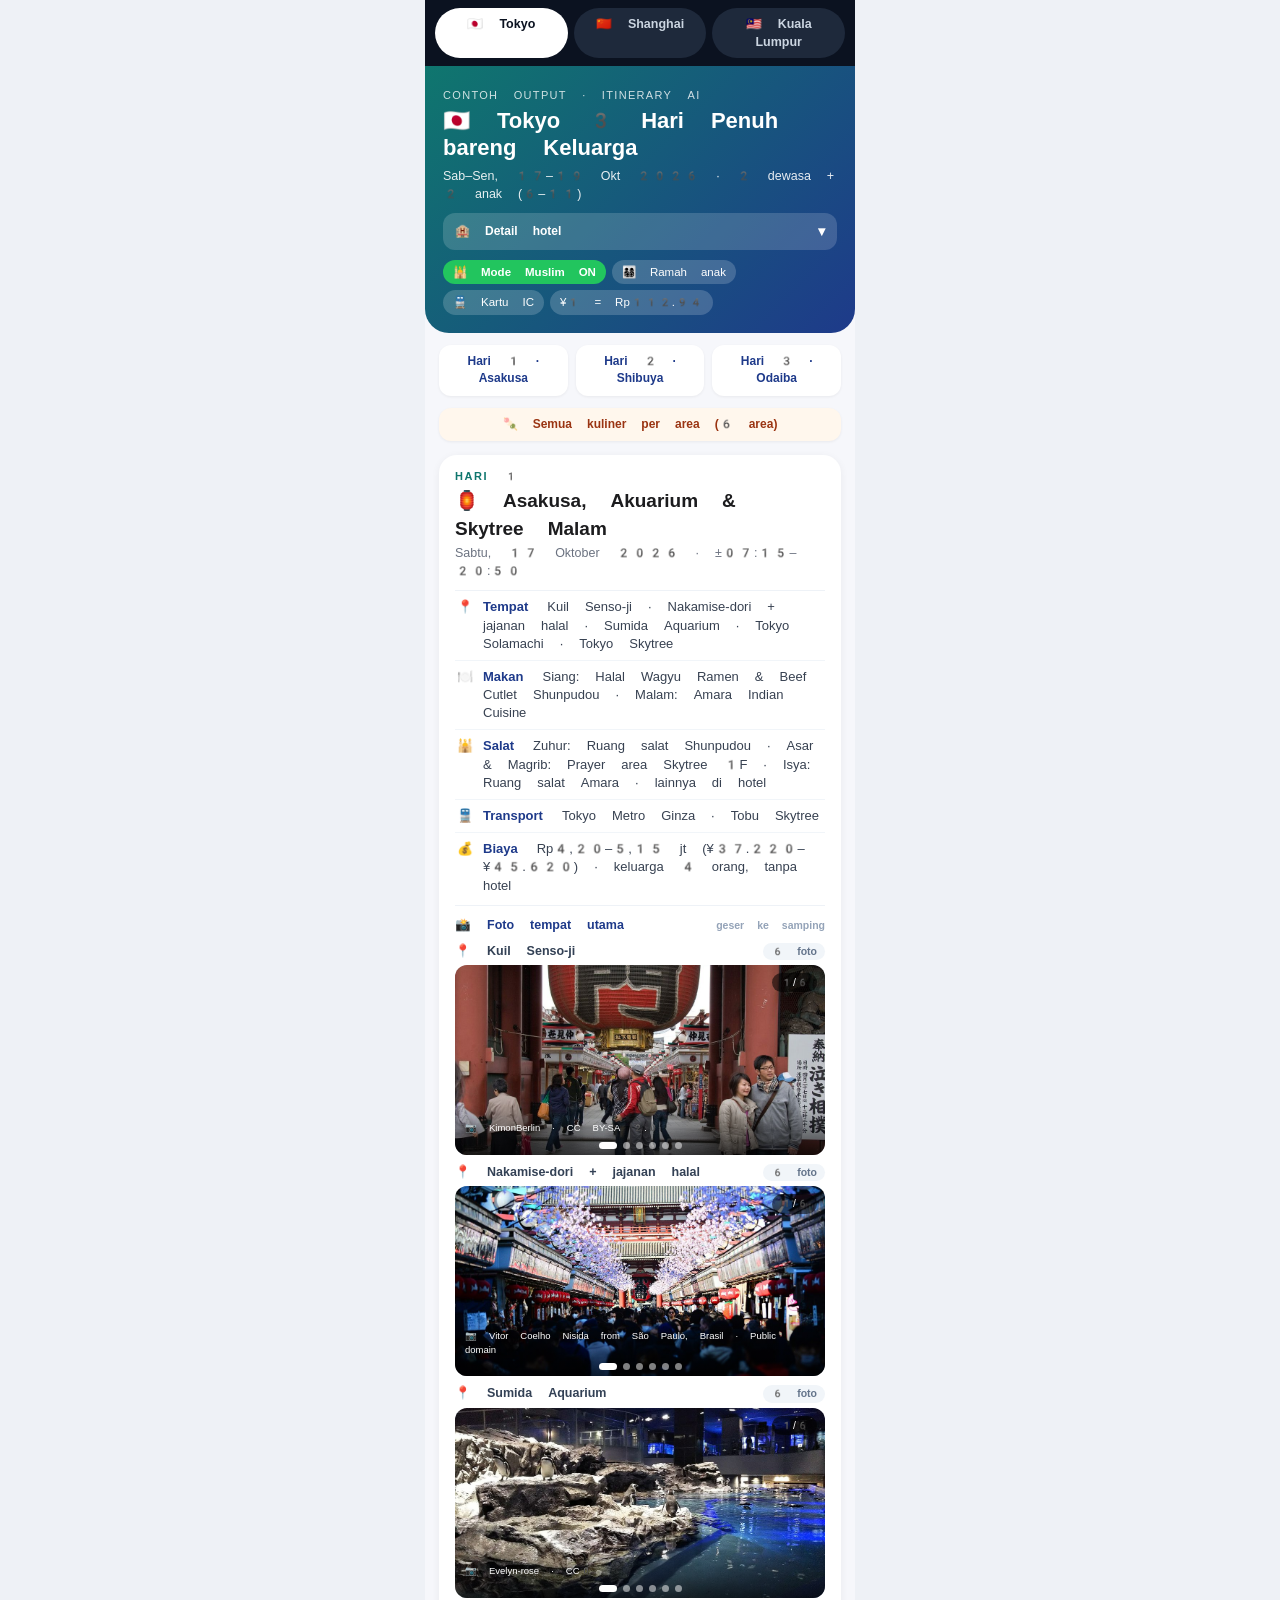
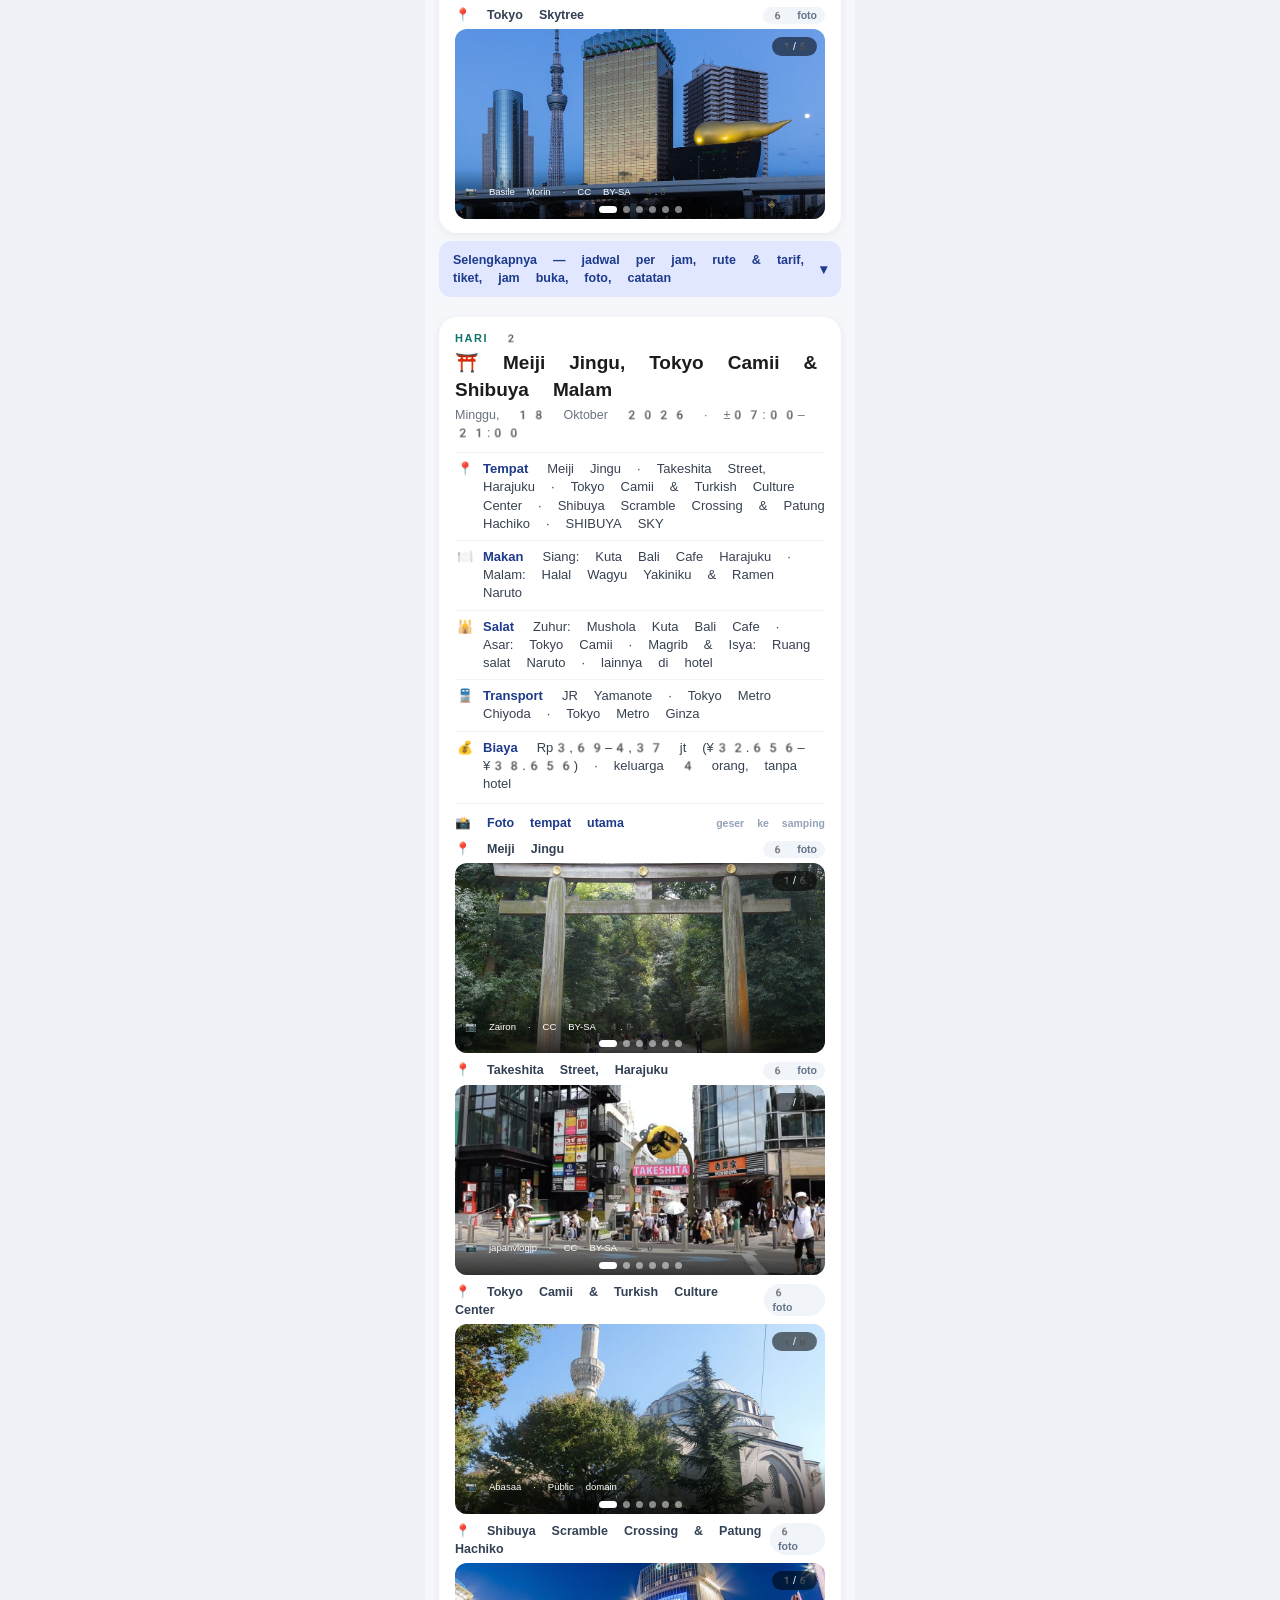
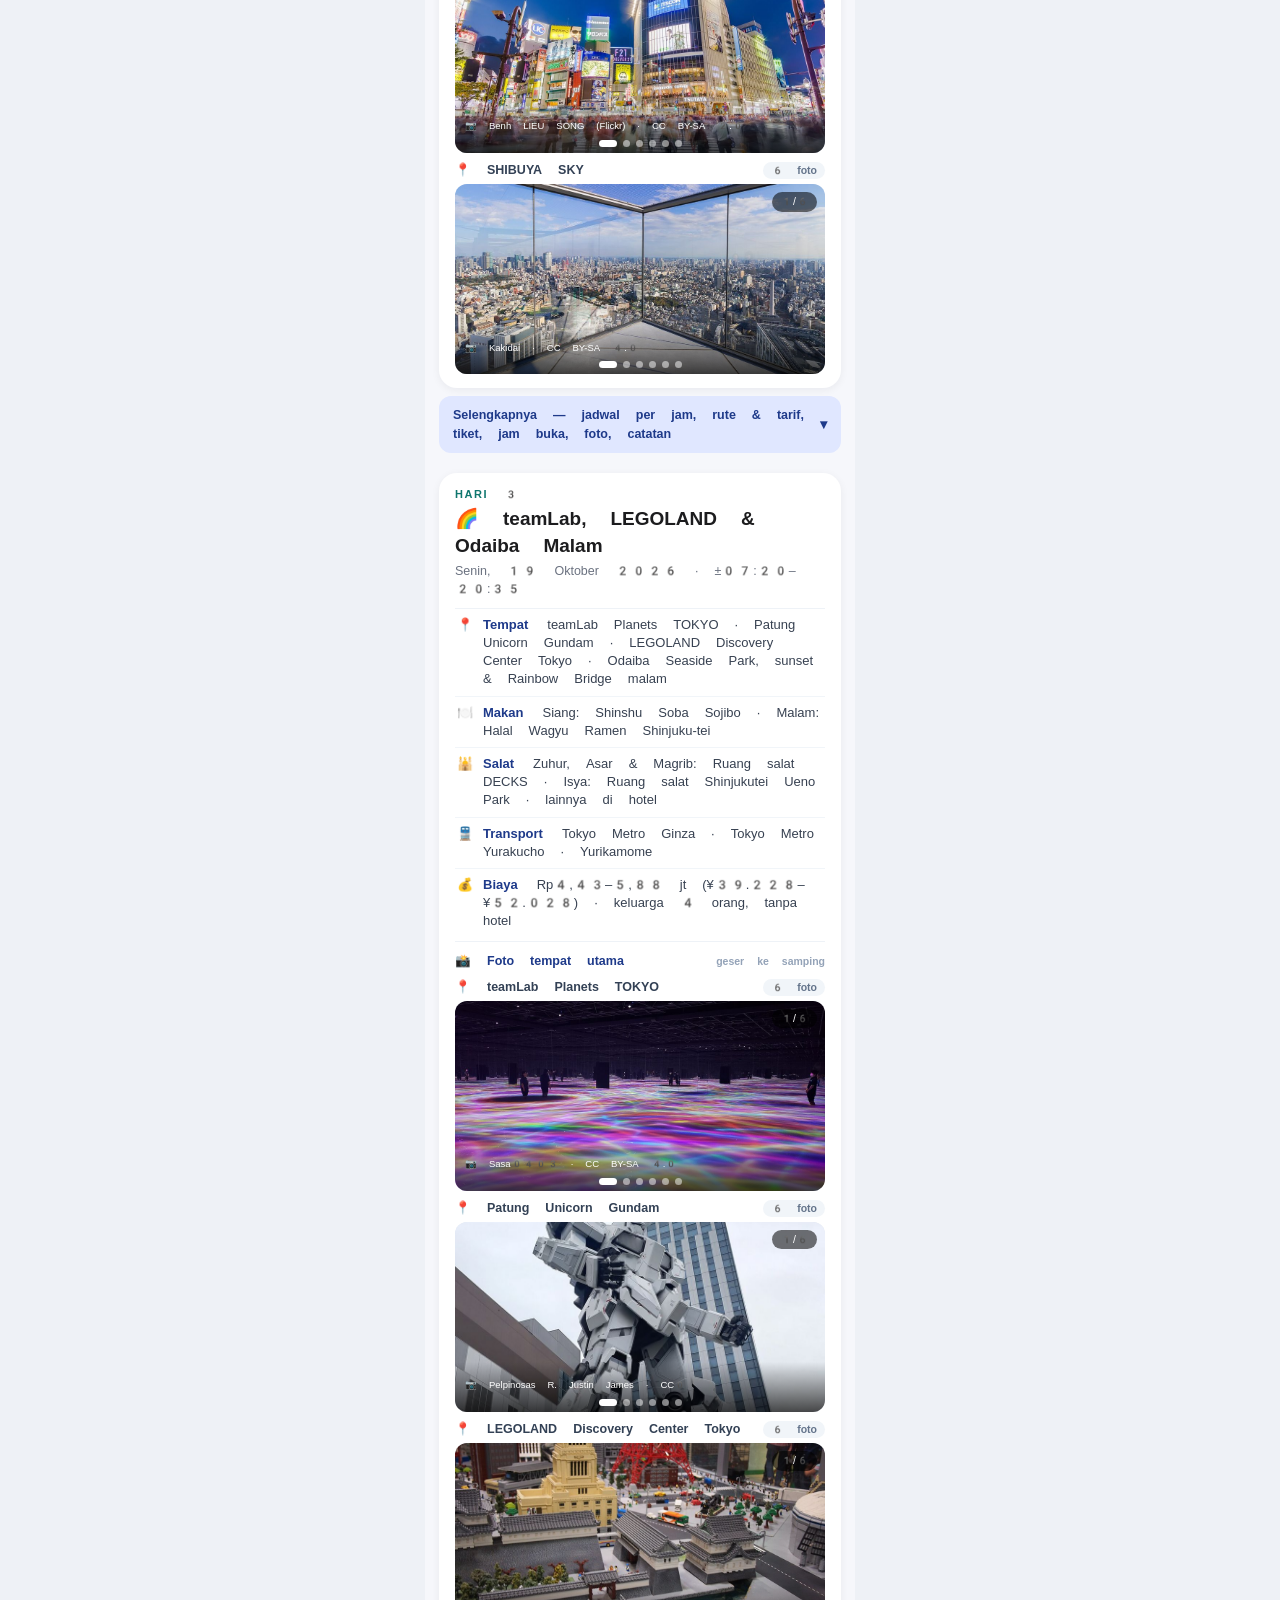
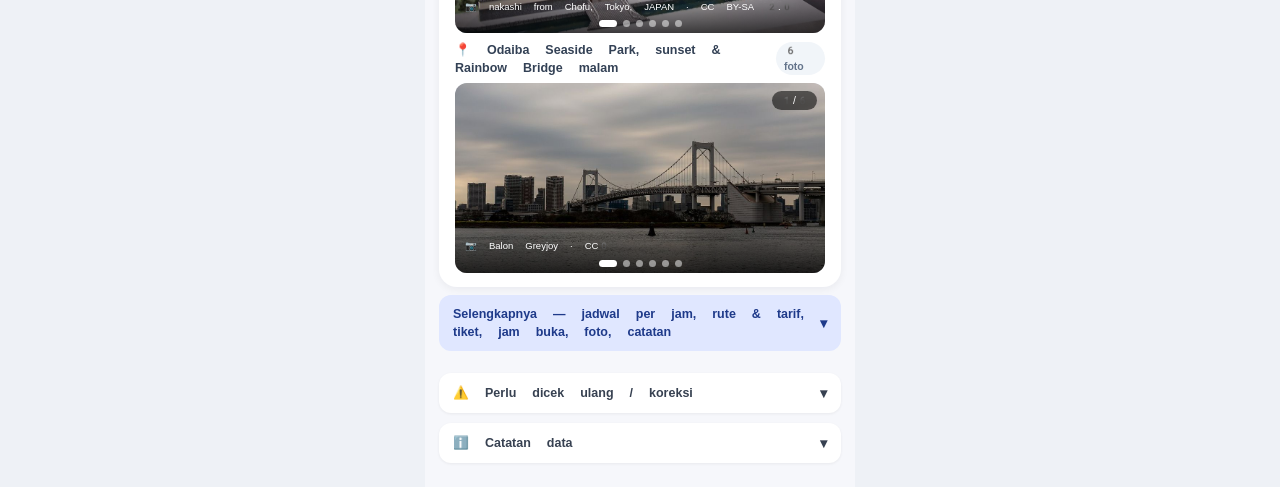
<file: index.html>
<!doctype html><html lang="id"><head><meta charset="utf-8"><meta name="viewport" content="width=device-width,initial-scale=1"><title>Tokyo 3 Hari — Mode Muslim</title><link rel="stylesheet" href="app.css"></head><body><div class="app">
<nav class="dest"><a href="index.html" class="on">🇯🇵 Tokyo</a><a href="shanghai.html">🇨🇳 Shanghai</a><a href="kualalumpur.html">🇲🇾 Kuala Lumpur</a></nav>
<header class="hero"><div class="k">CONTOH OUTPUT · ITINERARY AI</div><h1>🇯🇵 Tokyo 3 Hari Penuh bareng Keluarga</h1>
<div class="sub">Sab–Sen, 17–19 Okt 2026 · 2 dewasa + 2 anak (6–11)</div>
<details class="more hero-more"><summary>🏨 Detail hotel</summary><div class="hotel">🏨 <b>MIMARU Tokyo Ueno East</b> · 3 menit jalan kaki dari JR Ueno<br><span>Family Apartment 39 m² — 2 kasur single + 1 ranjang susun, dapur lengkap (kompor IH, kulkas, microwave)</span></div></details>
<div class="chips"><span class="chip on">🕌 Mode Muslim ON</span><span class="chip">👨‍👩‍👧‍👦 Ramah anak</span><span class="chip">🚆 Kartu IC</span><span class="chip">¥1 = Rp112.94</span></div></header>
<div class="tabs"><a class="tab" href="#day1">Hari 1 · Asakusa</a><a class="tab" href="#day2">Hari 2 · Shibuya</a><a class="tab" href="#day3">Hari 3 · Odaiba</a></div>
<div class="tabs"><a class="tab kl" href="kuliner.html">🍡 Semua kuliner per area (6 area)</a></div>
<section class="day" id="day1"><div class="dayhead"><div class="dnum">HARI 1</div><div class="dtitle">🏮 Asakusa, Akuarium &amp; Skytree Malam</div><div class="ddate">Sabtu, 17 Oktober 2026 · ±07:15–20:50</div><ul class="ring"><li><span class="ri">📍</span><span><b>Tempat</b> Kuil Senso-ji · Nakamise-dori + jajanan halal · Sumida Aquarium · Tokyo Solamachi · Tokyo Skytree</span></li><li><span class="ri">🍽️</span><span><b>Makan</b> Siang: Halal Wagyu Ramen &amp; Beef Cutlet Shunpudou · Malam: Amara Indian Cuisine</span></li><li><span class="ri">🕌</span><span><b>Salat</b> Zuhur: Ruang salat Shunpudou · Asar &amp; Magrib: Prayer area Skytree 1F · Isya: Ruang salat Amara · lainnya di hotel</span></li><li><span class="ri">🚆</span><span><b>Transport</b> Tokyo Metro Ginza · Tobu Skytree</span></li><li><span class="ri">💰</span><span><b>Biaya</b> Rp4,20–5,15 jt (¥37.220–¥45.620) · keluarga 4 orang, tanpa hotel</span></li></ul><div class="pgal"><div class="pgal-t">📸 Foto tempat utama <span>geser ke samping</span></div><div class="pg"><div class="pgh">📍 Kuil Senso-ji<span>6 foto</span></div><div class="car pgc"><div class="track"><div class="slide"><img src="photos/sensoji.jpg" alt="Senso-ji" loading="lazy"><div class="cred">📷 KimonBerlin · CC BY-SA 2.0</div></div><div class="slide"><img src="photos/sensoji-2.jpg" alt="Senso-ji" loading="lazy"><div class="cred">📷 そらみみ (Soramimi) · CC BY-SA 4.0</div></div><div class="slide"><img src="photos/sensoji-3.jpg" alt="Senso-ji" loading="lazy"><div class="cred">📷 DXR · CC BY-SA 4.0</div></div><div class="slide"><img src="photos/sensoji-4.jpg" alt="Senso-ji" loading="lazy"><div class="cred">📷 Ludvig14 · CC BY-SA 3.0</div></div><div class="slide"><img src="photos/sensoji-g1.jpg" alt="Senso-ji" loading="lazy"><div class="cred">📷 Sergey Galyonkin · CC BY-SA 2.0</div></div><div class="slide"><img src="photos/sensoji-g2.jpg" alt="Senso-ji" loading="lazy"><div class="cred">📷 Dick Thomas Johnson from Tokyo, Japan · CC BY 2.0</div></div></div><div class="dots"><span class="dot on"></span><span class="dot"></span><span class="dot"></span><span class="dot"></span><span class="dot"></span><span class="dot"></span></div><div class="cnt">1/6</div></div></div><div class="pg"><div class="pgh">📍 Nakamise-dori + jajanan halal<span>6 foto</span></div><div class="car pgc"><div class="track"><div class="slide"><img src="photos/nakamise-g1.jpg" alt="Nakamise-dori" loading="lazy"><div class="cred">📷 Vitor Coelho Nisida from São Paulo, Brasil · Public domain</div></div><div class="slide"><img src="photos/nakamise-g2.jpg" alt="Nakamise-dori" loading="lazy"><div class="cred">📷 Dick Thomas Johnson from Tokyo, Japan · CC BY 2.0</div></div><div class="slide"><img src="photos/nakamise-g3.jpg" alt="Nakamise-dori" loading="lazy"><div class="cred">📷 Dick Thomas Johnson from Tokyo, Japan · CC BY 2.0</div></div><div class="slide"><img src="photos/nakamise-g4.jpg" alt="Nakamise-dori" loading="lazy"><div class="cred">📷 othree · CC BY 2.0</div></div><div class="slide"><img src="photos/nakamise-g5.jpg" alt="Nakamise-dori" loading="lazy"><div class="cred">📷 Dick Thomas Johnson from Tokyo, Japan · CC BY 2.0</div></div><div class="slide"><img src="photos/nakamise-g6.jpg" alt="Nakamise-dori" loading="lazy"><div class="cred">📷 Asturio Cantabrio · CC BY-SA 4.0</div></div></div><div class="dots"><span class="dot on"></span><span class="dot"></span><span class="dot"></span><span class="dot"></span><span class="dot"></span><span class="dot"></span></div><div class="cnt">1/6</div></div></div><div class="pg"><div class="pgh">📍 Sumida Aquarium<span>6 foto</span></div><div class="car pgc"><div class="track"><div class="slide"><img src="photos/sumida-1.jpg" alt="Sumida Aquarium" loading="lazy"><div class="cred">📷 Evelyn-rose · CC0</div></div><div class="slide"><img src="photos/sumida-2.jpg" alt="Sumida Aquarium" loading="lazy"><div class="cred">📷 Hal 0005 · CC BY-SA 4.0</div></div><div class="slide"><img src="photos/sumida-3.jpg" alt="Sumida Aquarium" loading="lazy"><div class="cred">📷 Hal 0005 · CC BY-SA 4.0</div></div><div class="slide"><img src="photos/sumida-g1.jpg" alt="Sumida Aquarium" loading="lazy"><div class="cred">📷 Gant223 · CC0</div></div><div class="slide"><img src="photos/sumida-g2.jpg" alt="Sumida Aquarium" loading="lazy"><div class="cred">📷 Souka Kinmei · CC BY 4.0</div></div><div class="slide"><img src="photos/sumida-g3.jpg" alt="Sumida Aquarium" loading="lazy"><div class="cred">📷 Souka Kinmei · CC BY 4.0</div></div></div><div class="dots"><span class="dot on"></span><span class="dot"></span><span class="dot"></span><span class="dot"></span><span class="dot"></span><span class="dot"></span></div><div class="cnt">1/6</div></div></div><div class="pg"><div class="pgh">📍 Tokyo Skytree<span>6 foto</span></div><div class="car pgc"><div class="track"><div class="slide"><img src="photos/skytree.jpg" alt="Tokyo Skytree" loading="lazy"><div class="cred">📷 Basile Morin · CC BY-SA 4.0</div></div><div class="slide"><img src="photos/skytree-2.jpg" alt="Tokyo Skytree" loading="lazy"><div class="cred">📷 VaneTrz20 · CC0</div></div><div class="slide"><img src="photos/skytree-3.jpg" alt="Tokyo Skytree" loading="lazy"><div class="cred">📷 Suicasmo · CC BY-SA 4.0</div></div><div class="slide"><img src="photos/skytree-4.jpg" alt="Tokyo Skytree" loading="lazy"><div class="cred">📷 Dick Thomas Johnson from Tokyo, Japan · CC BY 2.0</div></div><div class="slide"><img src="photos/skytree-g1.jpg" alt="Tokyo Skytree" loading="lazy"><div class="cred">📷 David Kernan · CC BY 4.0</div></div><div class="slide"><img src="photos/skytree-g2.jpg" alt="Tokyo Skytree" loading="lazy"><div class="cred">📷 くろふね · CC BY 4.0</div></div></div><div class="dots"><span class="dot on"></span><span class="dot"></span><span class="dot"></span><span class="dot"></span><span class="dot"></span><span class="dot"></span></div><div class="cnt">1/6</div></div></div></div></div>
<details class="more"><summary>Selengkapnya — jadwal per jam, rute & tarif, tiket, jam buka, foto, catatan</summary><div class="more-body">
<div class="prayer"><div class="ptitle">🕌 Salat hari ini · Kemenag RI · di mana salatnya</div><div class="prow"><div class="pt"><div class="pn">Subuh</div><div class="pv">04:14</div><div class="pw">Hotel</div></div><div class="pt"><div class="pn">Zuhur</div><div class="pv">11:27</div><div class="pw">Ruang salat Shunpudou</div></div><div class="pt"><div class="pn">Asar</div><div class="pv">14:38</div><div class="pw">Prayer area Skytree 1F</div></div><div class="pt"><div class="pn">Magrib</div><div class="pv">17:04</div><div class="pw">Prayer area Skytree 1F</div></div><div class="pt"><div class="pn">Isya</div><div class="pv">18:29</div><div class="pw">Ruang salat Amara (6F)</div></div></div></div><div class="timeline"><div class="stop start"><div class="sbody"><div class="time">🏨 07:15–08:00</div>
<h3>Sarapan di hotel — MIMARU Tokyo Ueno East</h3><p>Sarapan di kamar hotel (dapur lengkap). Siapkan roti, telur, buah, susu/yogurt dari supermarket; untuk daging/olahan pilih yang berlabel halal. Hotel tidak menyediakan sarapan halal — ini rencana sarapan mandiri.</p></div></div><div class="leg walk"><div class="rail"></div><div class="legbody">🚶 <b>5–8 mnt</b> <span class=est>est.</span><span class="wtext">Hotel → Stasiun Ueno, peron Tokyo Metro Ginza Line</span></div></div><div class="leg train"><div class="rail"></div><div class="tcard"><div class="thead"><span>🚆 08:22 → 08:28</span><span class="tmeta"><b>6 mnt</b> · <b>¥178</b> <span class="idr">≈ Rp20.103</span></span></div><div class="seg"><span class="pill" style="background:#FF9500">G</span><div class="segmain"><div class="segname" style="color:#FF9500">Tokyo Metro Ginza Line <span class="segfare">¥178</span></div>
<div class="st"><span class="t">08:22</span> <b>Ueno (G16)</b></div><div class="segsub">tujuan Asakusa · peron 2 · 3 stasiun (via Inaricho, Tawaramachi)</div><div class="st"><span class="t">08:28</span> <b>Asakusa (G19)</b></div></div></div></div></div><div class="leg walk"><div class="rail"></div><div class="legbody">🚶 <b>2 mnt</b> <span class=est>est.</span><span class="wtext">Stasiun Asakusa → Gerbang Kaminarimon</span></div></div><div class="stop spot"><div class="car" id="c2"><div class="track"><div class="slide"><img src="photos/sensoji.jpg" alt="Senso-ji" loading="lazy"><div class="cred">📷 KimonBerlin · CC BY-SA 2.0</div></div><div class="slide"><img src="photos/sensoji-2.jpg" alt="Senso-ji" loading="lazy"><div class="cred">📷 そらみみ (Soramimi) · CC BY-SA 4.0</div></div><div class="slide"><img src="photos/sensoji-3.jpg" alt="Senso-ji" loading="lazy"><div class="cred">📷 DXR · CC BY-SA 4.0</div></div><div class="slide"><img src="photos/sensoji-4.jpg" alt="Senso-ji" loading="lazy"><div class="cred">📷 Ludvig14 · CC BY-SA 3.0</div></div><div class="slide"><img src="photos/sensoji-g1.jpg" alt="Senso-ji" loading="lazy"><div class="cred">📷 Sergey Galyonkin · CC BY-SA 2.0</div></div><div class="slide"><img src="photos/sensoji-g2.jpg" alt="Senso-ji" loading="lazy"><div class="cred">📷 Dick Thomas Johnson from Tokyo, Japan · CC BY 2.0</div></div></div><div class="dots"><span class="dot on"></span><span class="dot"></span><span class="dot"></span><span class="dot"></span><span class="dot"></span><span class="dot"></span></div><div class="cnt">1/6</div></div><div class="sbody"><div class="time">📍 08:35–10:15</div>
<h3>Kuil Senso-ji (Kaminarimon, Hozomon &amp; Aula Utama)</h3><div class="rate"><span class="stars">★★★★☆</span> <b>4.2</b> <span class="rsrc">Jalan · 7.697 ulasan</span></div><p>Kuil Buddha tertua di Tokyo. Pagi hari masih lengang untuk foto keluarga di Kaminarimon.</p><div class="ticket"><div class="tk-free">🎟️ Gratis</div><div class="tk-row">⏰ Area kuil 24 jam · Aula Utama 06:30–17:00 (Okt)</div><div class="tk-row ">📅 Tidak perlu</div></div></div></div><div class="stop spot"><div class="car" id="c3"><div class="track"><div class="slide"><img src="photos/nakamise-g1.jpg" alt="Nakamise-dori" loading="lazy"><div class="cred">📷 Vitor Coelho Nisida from São Paulo, Brasil · Public domain</div></div><div class="slide"><img src="photos/nakamise-g2.jpg" alt="Nakamise-dori" loading="lazy"><div class="cred">📷 Dick Thomas Johnson from Tokyo, Japan · CC BY 2.0</div></div><div class="slide"><img src="photos/nakamise-g3.jpg" alt="Nakamise-dori" loading="lazy"><div class="cred">📷 Dick Thomas Johnson from Tokyo, Japan · CC BY 2.0</div></div><div class="slide"><img src="photos/nakamise-g4.jpg" alt="Nakamise-dori" loading="lazy"><div class="cred">📷 othree · CC BY 2.0</div></div><div class="slide"><img src="photos/nakamise-g5.jpg" alt="Nakamise-dori" loading="lazy"><div class="cred">📷 Dick Thomas Johnson from Tokyo, Japan · CC BY 2.0</div></div><div class="slide"><img src="photos/nakamise-g6.jpg" alt="Nakamise-dori" loading="lazy"><div class="cred">📷 Asturio Cantabrio · CC BY-SA 4.0</div></div></div><div class="dots"><span class="dot on"></span><span class="dot"></span><span class="dot"></span><span class="dot"></span><span class="dot"></span><span class="dot"></span></div><div class="cnt">1/6</div></div><div class="sbody"><div class="time">📍 10:15–11:00</div>
<h3>Nakamise-dori + jajanan halal</h3><div class="rate"><span class="stars">★★★★☆</span> <b>4.0</b> <span class="rsrc">Jalan · 1 ulasan</span><span class=rnote> · hanya 1 ulasan — belum representatif</span></div><p>Belanja oleh-oleh di sepanjang Nakamise.</p><div class="ticket"><div class="tk-free">🎟️ Gratis</div><div class="tk-row">⏰ Toko umumnya buka ±10:00</div><div class="tk-row ">📅 Tidak perlu</div></div><div class="badge muslim">🕌 Tokiwado Kaminari-okoshi (1-3-2 Asakusa, 10:00–18:30) menjual kaminari-okoshi bersertifikat halal; Masudaen Souhonten (1-1-17 Asakusa, 09:00–19:00, tutup Selasa) menjual es krim teh bersertifikat halal (menurut JNTO).</div></div></div><div class="kul" id="kul-asakusa"><div class="kt">🍡 Kuliner Must Try · Asakusa</div><div class="ksub">Jarak jalan kaki dari Aula Utama Senso-ji <span class="est">est.</span> · Mode Muslim: item halal di atas, non-halal tetap ditandai ⚠️</div>
<div class="mtl"><div class="mt"><div class="kimg"><img src="photos/food-okoshi.jpg" alt="Kaminari-okoshi (kerupuk beras manis)"><span class="ill">ilustrasi</span></div><div class="mtb"><div class="mtd">Kaminari-okoshi (kerupuk beras manis)</div><div class="mts">📍 Tokiwado Kaminari-okoshi Honpo (Kaminarimon)</div>
<div class="mtp"><b>mulai ¥500</b> <span class="idr">≈ Rp56.470</span> <span class="pn">· mulai ¥500 per bungkus, tergantung ukuran</span></div>
<div class="mtr"><span class="rate"><span class="stars">★</span> <b>3.46</b> <span class="rsrc">Tabelog · 203</span></span> <span class="wk">🚶 7 mnt</span></div>
<div class="hp h-cert">✅ Halal tersertifikasi</div><div class="hn">Japan Halal Foundation (registry per Agu 2026, Halal Navi); pilih kemasan berlogo halal — tidak semua varian.</div><div class="kh">⏰ 10:00–18:30, setiap hari</div><div class="kcred">📷 Foto ilustrasi hidangan: Kentin · CC BY-SA 4.0</div></div></div><div class="mt"><div class="kimg"><img src="photos/food-matcha-soft.jpg" alt="Es krim / soft cream matcha halal"><span class="ill">ilustrasi</span></div><div class="mtb"><div class="mtd">Es krim / soft cream matcha halal</div><div class="mts">📍 Masudaen Sohonten</div>
<div class="mtp"><b>¥600</b> <span class="idr">≈ Rp67.764</span> <span class="pn">· soft cream matcha</span></div>
<div class="mtr"><span class="rate"><span class="stars">★</span> <b>3.18</b> <span class="rsrc">Tabelog · 32</span></span> <span class="wk">🚶 8 mnt</span></div>
<div class="hp h-cert">✅ Halal tersertifikasi</div><div class="hn">Japan Halal Foundation (Halal Navi &amp; JNTO).</div><div class="kh">⏰ 09:00–19:00, tutup Selasa &amp; Rabu (Tabelog)</div><div class="kcred">📷 Foto ilustrasi hidangan: Aleksander p · CC BY-SA 4.0</div></div></div><div class="mt"><div class="kimg"><img src="photos/food-melonpan.jpg" alt="Jumbo melonpan"><span class="ill">ilustrasi</span></div><div class="mtb"><div class="mtd">Jumbo melonpan</div><div class="mts">📍 Asakusa Kagetsudo Honten</div>
<div class="mtp"><b>¥280</b> <span class="idr">≈ Rp31.623</span> <span class="pn">· 1 buah (Tabelog menu)</span></div>
<div class="mtr"><span class="rate"><span class="stars">★</span> <b>3.57</b> <span class="rsrc">Tabelog · 728</span></span> <span class="wk">🚶 2 mnt</span></div>
<div class="hp h-no">⚠️ Tidak halal / perlu cek</div><div class="hn">Roti manis berbahan mentega/telur; tidak ada keterangan halal resmi (emulsifier/shortening belum dicek).</div><div class="kh">⏰ ±09:00 sampai habis (±16:00), setiap hari</div><div class="kcred">📷 Foto ilustrasi hidangan: bryan... · CC BY-SA 2.0</div></div></div><div class="mt"><div class="kimg"><img src="photos/food-ningyoyaki.jpg" alt="Ningyo-yaki (kue boneka isi kacang merah)"><span class="ill">ilustrasi</span></div><div class="mtb"><div class="mtd">Ningyo-yaki (kue boneka isi kacang merah)</div><div class="mts">📍 Kimuraya Honten (toko ningyo-yaki tertua di Asakusa)</div>
<div class="mtp"><b>¥500</b> <span class="idr">≈ Rp56.470</span> <span class="pn">· 8 buah isi anko (kantong), harga resmi Nakamise</span></div>
<div class="mtr"><span class="rate"><span class="stars">★</span> <b>3.17</b> <span class="rsrc">Tabelog · 147</span></span> <span class="wk">🚶 3 mnt</span></div>
<div class="hp h-no">⚠️ Tidak halal / perlu cek</div><div class="hn">Bahan kue castella (telur, tepung, gula); tidak ada keterangan halal — perlu cek.</div><div class="kh">⏰ 09:00–19:00 (situs Nakamise); Tabelog 10:00–18:00</div><div class="kcred">📷 Foto ilustrasi hidangan: 投稿者 · Public domain</div></div></div><div class="mt"><div class="kimg none">Tanpa foto</div><div class="mtb"><div class="mtd">Kibi dango (mochi millet + kinako)</div><div class="mts">📍 Asakusa Kibidango Azuma</div>
<div class="mtp"><b>¥400</b> <span class="idr">≈ Rp45.176</span> <span class="pn">· 5 tusuk (blog 2025; situs Nakamise masih ¥330)</span></div>
<div class="mtr"><span class="rate"><span class="stars">★</span> <b>3.56</b> <span class="rsrc">Tabelog · 577</span></span> <span class="wk">🚶 7 mnt</span></div>
<div class="hp h-no">⚠️ Tidak halal / perlu cek</div><div class="hn">Bahan dasar millet, tepung beras &amp; kinako; tidak ada keterangan halal — perlu cek.</div><div class="kh">⏰ ±09:30–19:00 (sampai habis), setiap hari</div></div></div></div><div class="kt2">🍽️ Kuliner Sekitar · Senso-ji <span>≤10 mnt jalan kaki</span></div><div class="chips2"><button class="fchip on" data-f="all">Semua</button><button class="fchip" data-f="halal">Halal</button><button class="fchip" data-f="ramen">Ramen</button><button class="fchip" data-f="seafood">Sushi/Seafood</button><button class="fchip" data-f="dessert">Dessert</button><button class="fchip" data-f="murah">Murah</button></div><div class="nbl"><div class="nb" data-tags="halal"><div class="nbh"><a href="https://halalgourmet.jp/restaurant/988636">The Kebab Factory Asakusa</a><span class="wk">🚶 6 mnt</span></div>
<div class="nbc">Kebab Turki · <b>¥1.000–1.999</b></div><div class="mtr"><span class="rate"><span class="stars">★</span> <b>3.13</b> <span class="rsrc">Tabelog · 33</span></span> <span class="kh">⏰ 11:00–23:00 (situs resmi)</span></div>
<div class="hp h-cert">✅ Halal tersertifikasi</div><div class="hn">NAHA (Halal Navi, Agu 2026); ada ruang salat.</div></div><div class="nb" data-tags="halal"><div class="nbh"><a href="https://tabelog.com/en/tokyo/A1311/A131102/13304879/">Wagyu Sukiyaki PANGA Asakusa</a><span class="wk">🚶 9 mnt</span></div>
<div class="nbc">Sukiyaki wagyu · <b>siang ¥3.000–3.999 · malam ¥6.000–7.999</b></div><div class="mtr"><span class="rate"><span class="stars">★</span> <b>3.21</b> <span class="rsrc">Tabelog · 60</span></span> <span class="kh">⏰ Sab–Min 12:00–15:00 &amp; 16:30–22:30; hari kerja 16:30–22:30</span></div>
<div class="hp h-cert">✅ Halal tersertifikasi</div><div class="hn">Japan Halal Foundation (Halal Navi).</div></div><div class="nb" data-tags="halal ramen"><div class="nbh"><a href="https://tabelog.com/en/tokyo/A1311/A131102/13293644/">Gyumon Halal Ramen Asakusa</a><span class="wk">🚶 5 mnt</span></div>
<div class="nbc">Ramen wagyu halal · <b>¥2.000–2.999</b></div><div class="mtr"><span class="rate"><span class="stars">★</span> <b>3.03</b> <span class="rsrc">Tabelog · 5</span></span> <span class="kh">⏰ 12:00–21:00 (Tabelog; Halal Navi: 11:30–22:00)</span></div>
<div class="hp h-mf">🟦 Muslim-friendly / tanpa babi & alkohol (belum sertifikat)</div><div class="hn">Operator menyatakan halal; lembaga sertifikasi tidak disebut (Halal Navi). Status alkohol belum dicek.</div></div><div class="nb" data-tags="seafood"><div class="nbh"><a href="https://tabelog.com/en/tokyo/A1311/A131102/13003696/">Daikokuya Tempura Honten</a><span class="wk">🚶 4 mnt</span></div>
<div class="nbc">Tendon (tempura udang) · <b>¥2.000–2.999 (Tendon ¥2.300)</b></div><div class="mtr"><span class="rate"><span class="stars">★</span> <b>3.49</b> <span class="rsrc">Tabelog · 1.631</span></span> <span class="kh">⏰ 11:00–20:00</span></div>
<div class="hp h-no">⚠️ Tidak halal / perlu cek</div><div class="hn">Restoran umum; minyak &amp; saus (mirin) belum dicek.</div></div><div class="nb" data-tags="dessert murah"><div class="nbh"><a href="https://tabelog.com/en/tokyo/A1311/A131102/13153620/dtlmenu/">Suzukien Asakusa Honten</a><span class="wk">🚶 3 mnt</span></div>
<div class="nbc">Gelato matcha (7 tingkat) · <b>mulai ¥550 / cup</b></div><div class="mtr"><span class="rate"><span class="stars">★</span> <b>3.68</b> <span class="rsrc">Tabelog · 1.465</span></span> <span class="kh">⏰ 11:00–17:00, libur tidak tetap</span></div>
<div class="hp h-no">⚠️ Tidak halal / perlu cek</div><div class="hn">Tidak ada keterangan halal.</div></div><div class="nores">Tidak ada tempat untuk filter ini.</div></div></div><div class="leg walk"><div class="rail"></div><div class="legbody">🚶 <b>5 mnt</b> <span class=est>est.</span><span class="wtext">Nakamise → Asakusa Heiwa Bldg, 2-6-11 Asakusa</span></div></div><div class="stop food"><div class="nophoto">Belum ada foto berlisensi bebas</div><div class="sbody"><div class="time">🍽️ 11:05–12:20</div>
<h3>Makan siang + Zuhur: Halal Wagyu Ramen &amp; Beef Cutlet Shunpudou</h3><div class="rate"><span class="stars">★★★☆☆</span> <b>3.03</b> <span class="rsrc">Tabelog · 3 penilaian</span><span class=rnote> · baru 3 penilaian</span></div><p>Ramen wagyu A5 dan beef cutlet wagyu. Asakusa Heiwa Bldg 3F, 2-6-11 Asakusa. Ada ruang salat untuk Zuhur 11:27.</p><div class="badge halal">✅ Situs resmi: hanya bahan bersertifikat halal, tanpa alkohol. Japan Halal Guide: halal terverifikasi + ruang salat.</div><div class="menu"><div class="mh">🍴 Menu pilihan <span>⏰ 11:00–22:00, tanpa hari libur</span></div><div class="mi"><span>Shunpudou Wagyu Ramen Set (ramen + ayam goreng/gyoza + minum)</span><b>¥4.200</b><i>Rp474.348</i></div><div class="mi"><span>Shunpudou Chicken Ramen Set</span><b>¥2.900</b><i>Rp327.526</i></div><div class="mi"><span>A5 Black Cow Wagyu Beef Cutlet Set</span><b>¥4.400</b><i>Rp496.936</i></div><div class="mi"><span>Black Cow Wagyu Beef Cutlet Set Meal</span><b>¥3.320</b><i>Rp374.961</i></div><div class="mi"><span>Shunpudou Premium Set</span><b>¥5.400</b><i>Rp609.876</i></div><div class="mnote">Harga dari Gurunavi (termasuk pajak) — bisa sudah naik; Uber Eats menampilkan harga lebih tinggi. <a href="https://www.shunpudou.com/menu">Menu lengkap ↗</a></div></div><div class="alt">🔁 Alternatif (buka mulai 12:00): Halal Wagyu Ramen Shinjukutei Asakusa, YS Bldg 2F, 1-10-2 Asakusa — jam 12:00–21:00 menurut situs resmi.</div><div class="src">Sumber: <a href="https://shunpudou.com">shunpudou.com</a> · <a href="https://japanhalalguide.jp/listing/shunpudou-asakusa">japanhalalguide.jp</a> · <a href="https://www.halal-shinjukutei.com/asakusa-store">www.halal-shinjukutei.com</a></div></div></div><div class="leg walk"><div class="rail"></div><div class="legbody">🚶 <b>8 mnt</b> <span class=est>est.</span><span class="wtext">Restoran → Stasiun Tobu Asakusa</span></div></div><div class="leg train"><div class="rail"></div><div class="tcard"><div class="thead"><span>🚆 12:42 → 12:45</span><span class="tmeta"><b>3 mnt</b> · <b>¥157</b> <span class="idr">≈ Rp17.732</span></span></div><div class="seg"><span class="pill" style="background:#1E50A2">TS</span><div class="segmain"><div class="segname" style="color:#1E50A2">Tobu Skytree Line <span class="segfare">¥157</span></div>
<div class="st"><span class="t">12:42</span> <b>Asakusa (TS01)</b></div><div class="segsub">tujuan Kita-Senju (stasiun awal) · peron 2 · 1 stasiun</div><div class="st"><span class="t">12:45</span> <b>Tokyo Skytree (TS02)</b></div></div></div></div></div><div class="leg walk"><div class="rail"></div><div class="legbody">🚶 <b>5 mnt</b> <span class=est>est.</span><span class="wtext">Stasiun → Tokyo Solamachi 5F</span></div></div><div class="stop spot"><div class="car" id="c5"><div class="track"><div class="slide"><img src="photos/sumida-1.jpg" alt="Sumida Aquarium" loading="lazy"><div class="cred">📷 Evelyn-rose · CC0</div></div><div class="slide"><img src="photos/sumida-2.jpg" alt="Sumida Aquarium" loading="lazy"><div class="cred">📷 Hal 0005 · CC BY-SA 4.0</div></div><div class="slide"><img src="photos/sumida-3.jpg" alt="Sumida Aquarium" loading="lazy"><div class="cred">📷 Hal 0005 · CC BY-SA 4.0</div></div><div class="slide"><img src="photos/sumida-g1.jpg" alt="Sumida Aquarium" loading="lazy"><div class="cred">📷 Gant223 · CC0</div></div><div class="slide"><img src="photos/sumida-g2.jpg" alt="Sumida Aquarium" loading="lazy"><div class="cred">📷 Souka Kinmei · CC BY 4.0</div></div><div class="slide"><img src="photos/sumida-g3.jpg" alt="Sumida Aquarium" loading="lazy"><div class="cred">📷 Souka Kinmei · CC BY 4.0</div></div></div><div class="dots"><span class="dot on"></span><span class="dot"></span><span class="dot"></span><span class="dot"></span><span class="dot"></span><span class="dot"></span></div><div class="cnt">1/6</div></div><div class="sbody"><div class="time">📍 12:55–14:30</div>
<h3>Sumida Aquarium (Solamachi 5F–6F)</h3><div class="rate"><span class="stars">★★★★☆</span> <b>4.0</b> <span class="rsrc">Jalan · 1.536 ulasan</span></div><p>Akuarium dalam ruangan: kolam penguin, ubur-ubur, dan kolam terumbu karang. Cocok untuk anak, tidak tergantung cuaca.</p><div class="ticket"><div class="tk-grid"><div><div class="tl">Dewasa</div><div class="tv">¥2.700</div><div class="ti">Rp304.938</div></div>
<div><div class="tl">Anak · SD/SMP</div><div class="tv">¥1.400</div><div class="ti">Rp158.116</div></div></div><div class="tk-x">SMA ¥2.000 · balita 3+ ¥900 · ≤2 thn gratis</div><div class="tk-row">⏰ Sab/Min/libur 09:00–21:00 · hari kerja 10:00–20:00 (masuk terakhir 1 jam sebelum tutup)</div><div class="tk-row ">📅 Disarankan beli tiket online (tanpa antre)</div></div></div></div><div class="stop spot"><div class="sbody"><div class="time">📍 14:35–17:15</div>
<h3>Salat Asar + Tokyo Solamachi + Salat Magrib</h3><div class="rate"><span class="stars">★★★★☆</span> <b>4.1</b> <span class="rsrc">Jalan · 5.159 ulasan</span></div><p>Salat Asar (14:38) di Prayer area lantai 1, lalu jalan-jalan di mal Tokyo Solamachi (toko mainan &amp; karakter). Kembali ke Prayer area untuk Magrib 17:04.</p><div class="ticket"><div class="tk-free">🎟️ Gratis</div><div class="tk-row">⏰ Toko ±10:00–21:00 (cek situs)</div><div class="tk-row ">📅 Tidak perlu</div></div><div class="badge muslim">🕌 Prayer area Tokyo Skytree/Solamachi ada di lantai 1 (denah resmi). Fasilitas wudu belum terverifikasi — siapkan wudu dari toilet.</div></div></div><div class="kul" id="kul-skytree"><div class="kt">🍡 Kuliner Must Try · Skytree / Oshiage</div><div class="ksub">Jarak jalan kaki dari Tokyo Skytree / Solamachi <span class="est">est.</span> · Mode Muslim: item halal di atas, non-halal tetap ditandai ⚠️</div>
<div class="mtl"><div class="mt"><div class="kimg"><img src="photos/food-curry-naan.jpg" alt="Butter chicken curry + naan"><span class="ill">ilustrasi</span></div><div class="mtb"><div class="mtd">Butter chicken curry + naan</div><div class="mts">📍 AMARA Indian Cuisine (Solamachi 6F)</div>
<div class="mtp"><b>¥1.680</b> <span class="idr">≈ Rp189.739</span> <span class="pn">· Butter Chicken Curry (Tabelog menu)</span></div>
<div class="mtr"><span class="rate"><span class="stars">★</span> <b>3.39</b> <span class="rsrc">Tabelog · 244</span></span> <span class="wk">🚶 2 mnt</span></div>
<div class="hp h-mf">🟦 Muslim-friendly / tanpa babi & alkohol (belum sertifikat)</div><div class="hn">Japan Halal Guide: halal terverifikasi, tanpa alkohol, ada ruang salat; lembaga sertifikasi tidak disebut.</div><div class="kh">⏰ 11:00–23:00 (LO 22:00)</div><div class="kcred">📷 Foto ilustrasi hidangan: Miscellaneous contributor · CC BY-SA 4.0</div></div></div><div class="mt"><div class="kimg"><img src="photos/food-kaiten.jpg" alt="Kaiten sushi (sushi ban berjalan)"><span class="ill">ilustrasi</span></div><div class="mtb"><div class="mtd">Kaiten sushi (sushi ban berjalan)</div><div class="mts">📍 Kaiten Sushi Triton Solamachi</div>
<div class="mtp"><b>mulai ¥230</b> <span class="idr">≈ Rp25.976</span> <span class="pn">· ¥230–660 per piring (contoh: Seared Engawa ¥230, Ezo Abalone ¥660)</span></div>
<div class="mtr"><span class="rate"><span class="stars">★</span> <b>3.46</b> <span class="rsrc">Tabelog · 1.205</span></span> <span class="wk">🚶 4 mnt</span></div>
<div class="hp h-no">⚠️ Tidak halal / perlu cek</div><div class="hn">Ikan/seafood umumnya boleh bagi banyak Muslim, tapi kecap/mirin &amp; dapur campur — perlu cek. Antre panjang di akhir pekan.</div><div class="kh">⏰ 11:00–22:00 (LO 21:30)</div><div class="kcred">📷 Foto ilustrasi hidangan: Alberto Carrasco Casado · CC BY 2.0</div></div></div><div class="mt"><div class="kimg"><img src="photos/food-tsukemen.jpg" alt="Tsukemen (mi celup kuah kental)"><span class="ill">ilustrasi</span></div><div class="mtb"><div class="mtd">Tsukemen (mi celup kuah kental)</div><div class="mts">📍 Rokurinsha TOKYO (Solamachi)</div>
<div class="mtp"><b>¥900</b> <span class="idr">≈ Rp101.646</span> <span class="pn">· Tsukemen porsi kecil</span></div>
<div class="mtr"><span class="rate"><span class="stars">★</span> <b>3.60</b> <span class="rsrc">Tabelog · 1.376</span></span> <span class="wk">🚶 3 mnt</span></div>
<div class="hp h-no">⚠️ Tidak halal / perlu cek</div><div class="hn">Kuah berbasis tulang babi &amp; ikan (tonkotsu-gyokai) + chashu — tidak halal.</div><div class="kh">⏰ 10:30–22:30 (LO 22:00)</div><div class="kcred">📷 Foto ilustrasi hidangan: City Foodsters · CC BY 2.0</div></div></div><div class="mt"><div class="kimg none">Tanpa foto</div><div class="mtb"><div class="mtd">Soft cream matcha Kyoto</div><div class="mts">📍 Gion Tsujiri (Solamachi)</div>
<div class="mtp"><b>¥690</b> <span class="idr">≈ Rp77.929</span> <span class="pn">· Tsujiri Tree Soft Matcha</span></div>
<div class="mtr"><span class="rate"><span class="stars">★</span> <b>3.58</b> <span class="rsrc">Tabelog · 1.019</span></span> <span class="wk">🚶 4 mnt</span></div>
<div class="hp h-no">⚠️ Tidak halal / perlu cek</div><div class="hn">Tidak ada keterangan halal (pengemulsi/gelatin belum dicek).</div><div class="kh">⏰ 11:00–22:00 (Tabelog)</div></div></div></div><div class="kt2">🍽️ Kuliner Sekitar · Solamachi <span>≤10 mnt jalan kaki</span></div><div class="chips2"><button class="fchip on" data-f="all">Semua</button><button class="fchip" data-f="halal">Halal</button><button class="fchip" data-f="ramen">Ramen</button><button class="fchip" data-f="seafood">Sushi/Seafood</button><button class="fchip" data-f="dessert">Dessert</button><button class="fchip" data-f="murah">Murah</button></div><div class="nbl"><div class="nb" data-tags="halal"><div class="nbh"><a href="https://tabelog.com/en/tokyo/A1312/A131203/13141273/">AMARA Indian Cuisine (6F)</a><span class="wk">🚶 2 mnt</span></div>
<div class="nbc">India (kari, tandoori) · <b>siang ¥1.000–1.999 · malam ¥3.000–3.999</b></div><div class="mtr"><span class="rate"><span class="stars">★</span> <b>3.39</b> <span class="rsrc">Tabelog · 244</span></span> <span class="kh">⏰ 11:00–23:00</span></div>
<div class="hp h-mf">🟦 Muslim-friendly / tanpa babi & alkohol (belum sertifikat)</div><div class="hn">JHG: halal terverifikasi, tanpa alkohol.</div></div><div class="nb" data-tags="seafood"><div class="nbh"><a href="https://tabelog.com/en/tokyo/A1312/A131203/13141243/">Kaiten Sushi Triton</a><span class="wk">🚶 4 mnt</span></div>
<div class="nbc">Sushi ban berjalan · <b>¥4.000–5.999 (rata-rata/orang)</b></div><div class="mtr"><span class="rate"><span class="stars">★</span> <b>3.46</b> <span class="rsrc">Tabelog · 1.205</span></span> <span class="kh">⏰ 11:00–22:00</span></div>
<div class="hp h-no">⚠️ Tidak halal / perlu cek</div><div class="hn">Seafood; kecap/mirin perlu cek.</div></div><div class="nb" data-tags="ramen murah"><div class="nbh"><a href="https://tabelog.com/en/tokyo/A1312/A131203/13137823/">Rokurinsha TOKYO</a><span class="wk">🚶 3 mnt</span></div>
<div class="nbc">Ramen / tsukemen · <b>¥1.000–1.999 (Tsukemen ¥900)</b></div><div class="mtr"><span class="rate"><span class="stars">★</span> <b>3.60</b> <span class="rsrc">Tabelog · 1.376</span></span> <span class="kh">⏰ 10:30–22:30</span></div>
<div class="hp h-no">⚠️ Tidak halal / perlu cek</div><div class="hn">Kuah babi.</div></div><div class="nb" data-tags="dessert murah"><div class="nbh"><a href="https://tabelog.com/en/tokyo/A1312/A131203/13141261/">Gion Tsujiri</a><span class="wk">🚶 4 mnt</span></div>
<div class="nbc">Dessert matcha · <b>¥690–840 (soft cream)</b></div><div class="mtr"><span class="rate"><span class="stars">★</span> <b>3.58</b> <span class="rsrc">Tabelog · 1.019</span></span> <span class="kh">⏰ 11:00–22:00</span></div>
<div class="hp h-no">⚠️ Tidak halal / perlu cek</div><div class="hn">Tidak ada keterangan halal.</div></div><div class="nb" data-tags="dessert"><div class="nbh"><a href="https://tabelog.com/en/tokyo/A1312/A131203/13271434/">Bakery &amp; Public Penny Lane</a><span class="wk">🚶 2 mnt</span></div>
<div class="nbc">Roti &amp; kafe · <b>¥1.000–1.999</b></div><div class="mtr"><span class="rate"><span class="stars">★</span> <b>3.64</b> <span class="rsrc">Tabelog · 750</span></span> <span class="kh">⏰ 09:00–21:00</span></div>
<div class="hp h-no">⚠️ Tidak halal / perlu cek</div><div class="hn">Tidak ada keterangan halal.</div></div><div class="nores">Tidak ada tempat untuk filter ini.</div></div></div><div class="leg walk"><div class="rail"></div><div class="legbody">🚶 <b>5 mnt</b> <span class=est>est.</span><span class="wtext">Lantai 1 → Tokyo Solamachi 6F</span></div></div><div class="stop food"><div class="nophoto">Belum ada foto berlisensi bebas</div><div class="sbody"><div class="time">🍽️ 17:20–18:40</div>
<h3>Makan malam + Isya: Amara Indian Cuisine (Solamachi 6F)</h3><div class="rate"><span class="stars">★★★☆☆</span> <b>3.39</b> <span class="rsrc">Tabelog · 244 penilaian</span></div><p>Kari &amp; tandoori India di Tokyo Solamachi 6F. Salat Isya 18:29 di ruang salat restoran.</p><div class="badge halal">✅ Japan Halal Guide: halal terverifikasi, tanpa alkohol, ada ruang salat (lembaga sertifikasi tidak disebut).</div><div class="menu"><div class="mh">🍴 Menu pilihan <span>⏰ 11:00–23:00 (LO 22:00), setiap hari</span></div><div class="mi"><span>Samosa</span><b>¥720</b><i>Rp81.317</i></div><div class="mi"><span>Tandoori Chicken</span><b>¥1.080</b><i>Rp121.975</i></div><div class="mi"><span>Seekh Kebab</span><b>¥1.100</b><i>Rp124.234</i></div><div class="mi"><span>Chicken Tikka</span><b>¥1.320</b><i>Rp149.081</i></div><div class="mi"><span>Butter Chicken Curry</span><b>¥1.680</b><i>Rp189.739</i></div><div class="mnote">Harga dari halaman menu Tabelog. <a href="https://tabelog.com/en/tokyo/A1312/A131203/13141273/dtlmenu/">Menu lengkap ↗</a></div></div><div class="src">Sumber: <a href="https://japanhalalguide.jp/listing/amara-skytree">japanhalalguide.jp</a></div></div></div><div class="stop spot"><div class="car" id="c8"><div class="track"><div class="slide"><img src="photos/skytree.jpg" alt="Tokyo Skytree" loading="lazy"><div class="cred">📷 Basile Morin · CC BY-SA 4.0</div></div><div class="slide"><img src="photos/skytree-2.jpg" alt="Tokyo Skytree" loading="lazy"><div class="cred">📷 VaneTrz20 · CC0</div></div><div class="slide"><img src="photos/skytree-3.jpg" alt="Tokyo Skytree" loading="lazy"><div class="cred">📷 Suicasmo · CC BY-SA 4.0</div></div><div class="slide"><img src="photos/skytree-4.jpg" alt="Tokyo Skytree" loading="lazy"><div class="cred">📷 Dick Thomas Johnson from Tokyo, Japan · CC BY 2.0</div></div><div class="slide"><img src="photos/skytree-g1.jpg" alt="Tokyo Skytree" loading="lazy"><div class="cred">📷 David Kernan · CC BY 4.0</div></div><div class="slide"><img src="photos/skytree-g2.jpg" alt="Tokyo Skytree" loading="lazy"><div class="cred">📷 くろふね · CC BY 4.0</div></div></div><div class="dots"><span class="dot on"></span><span class="dot"></span><span class="dot"></span><span class="dot"></span><span class="dot"></span><span class="dot"></span></div><div class="cnt">1/6</div></div><div class="sbody"><div class="time">📍 18:50–20:15</div>
<h3>Tokyo Skytree — Tembo Deck (350 m) malam hari</h3><div class="rate"><span class="stars">★★★★☆</span> <b>4.2</b> <span class="rsrc">Jalan · 2.254 ulasan</span></div><p>Pemandangan lampu kota Tokyo dari ketinggian 350 m — aktivitas malam yang aman &amp; seru untuk anak.</p><div class="ticket"><div class="tk-grid"><div><div class="tl">Dewasa</div><div class="tv"><span class="from">mulai</span> ¥1.800</div><div class="ti">Rp203.292</div></div>
<div><div class="tl">Anak · 6–14 thn</div><div class="tv"><span class="from">mulai</span> ¥900</div><div class="ti">Rp101.646</div></div></div><div class="tk-x">≤5 thn gratis · +¥500/tiket bila beli di loket lantai 4</div><div class="tk-row">⏰ Hari kerja 10:00–22:00 · Minggu/libur 09:00–22:00 (masuk terakhir 21:00)</div><div class="tk-row ">📅 Beli online (harga berubah per tanggal; lebih murah dari loket)</div></div></div></div><div class="leg train"><div class="rail"></div><div class="tcard"><div class="thead"><span>🚆 20:28 → 20:42</span><span class="tmeta"><b>14 mnt</b> · <b>¥335</b> <span class="idr">≈ Rp37.835</span></span></div><div class="seg"><span class="pill" style="background:#1E50A2">TS</span><div class="segmain"><div class="segname" style="color:#1E50A2">Tobu Skytree Line <span class="segfare">¥157</span></div>
<div class="st"><span class="t">20:28</span> <b>Tokyo Skytree (TS02)</b></div><div class="segsub">tujuan Asakusa · peron 1 · 1 stasiun</div><div class="st"><span class="t">20:31</span> <b>Asakusa (TS01)</b></div></div></div><div class="seg"><span class="pill" style="background:#FF9500">G</span><div class="segmain"><div class="segname" style="color:#FF9500">Tokyo Metro Ginza Line <span class="segfare">¥178</span></div>
<div class="st"><span class="t">20:37</span> <b>Asakusa (G19)</b></div><div class="segsub">tujuan Shibuya (stasiun awal) · peron 2 · 3 stasiun</div><div class="st"><span class="t">20:42</span> <b>Ueno (G16)</b></div></div></div><div class="legnote">ℹ️ Transit 1x di Asakusa (6 menit)</div></div></div><div class="leg walk"><div class="rail"></div><div class="legbody">🚶 <b>3–5 mnt</b> <span class=est>est.</span><span class="wtext">Stasiun Ueno → hotel</span></div></div><div class="stop end"><div class="sbody"><div class="time">🏨 ±20:50</div>
<h3>Tiba di hotel</h3><p>Opsional untuk salat berjamaah lain hari: Masjid Darul Arqam (Masjid Asakusa), 1-9-12 Higashi-Asakusa — ±20 menit jalan dari Stasiun Asakusa, tersedia air wudu (JNTO).</p></div></div></div><div class="budget"><div class="bt">💰 Estimasi biaya Hari 1 <span>keluarga 4 orang · tanpa hotel</span></div>
<div class="br"><span>Transportasi (anak ≈50%, est.)</span><b>¥2.020</b></div>
<div class="br"><span>Tiket masuk (mulai)</span><b>¥13.600</b></div><div class="bnote">Sumida Aquarium 2×¥2.700 + 2×¥1.400; Tembo Deck online mulai 2×¥1.800 + 2×¥900</div>
<div class="br"><span>Makan (sarapan–malam)</span><b>¥21.600–¥30.000</b></div><div class="bnote">sarapan mandiri ±¥2.000 (est.) · Shunpudou 4 set ¥11.600–14.000 · jajan halal ±¥2.000 (est.) · Amara ¥6.000–12.000 (kisaran ¥1.500–3.000/orang)</div>
<div class="btot"><span>Total</span><b>Rp4.204.000–Rp5.152.000</b></div><div class="bnote">¥37.220–¥45.620 · kurs ¥1 = Rp112.94</div></div></div></details></section><section class="day" id="day2"><div class="dayhead"><div class="dnum">HARI 2</div><div class="dtitle">⛩️ Meiji Jingu, Tokyo Camii &amp; Shibuya Malam</div><div class="ddate">Minggu, 18 Oktober 2026 · ±07:00–21:00</div><ul class="ring"><li><span class="ri">📍</span><span><b>Tempat</b> Meiji Jingu · Takeshita Street, Harajuku · Tokyo Camii &amp; Turkish Culture Center · Shibuya Scramble Crossing &amp; Patung Hachiko · SHIBUYA SKY</span></li><li><span class="ri">🍽️</span><span><b>Makan</b> Siang: Kuta Bali Cafe Harajuku · Malam: Halal Wagyu Yakiniku &amp; Ramen Naruto</span></li><li><span class="ri">🕌</span><span><b>Salat</b> Zuhur: Mushola Kuta Bali Cafe · Asar: Tokyo Camii · Magrib &amp; Isya: Ruang salat Naruto · lainnya di hotel</span></li><li><span class="ri">🚆</span><span><b>Transport</b> JR Yamanote · Tokyo Metro Chiyoda · Tokyo Metro Ginza</span></li><li><span class="ri">💰</span><span><b>Biaya</b> Rp3,69–4,37 jt (¥32.656–¥38.656) · keluarga 4 orang, tanpa hotel</span></li></ul><div class="pgal"><div class="pgal-t">📸 Foto tempat utama <span>geser ke samping</span></div><div class="pg"><div class="pgh">📍 Meiji Jingu<span>6 foto</span></div><div class="car pgc"><div class="track"><div class="slide"><img src="photos/meiji-jingu.jpg" alt="Meiji Jingu" loading="lazy"><div class="cred">📷 Zairon · CC BY-SA 4.0</div></div><div class="slide"><img src="photos/meiji-jingu-2.jpg" alt="Meiji Jingu" loading="lazy"><div class="cred">📷 Tokuzo in Edomura · CC BY-SA 4.0</div></div><div class="slide"><img src="photos/meiji-jingu-3.jpg" alt="Meiji Jingu" loading="lazy"><div class="cred">📷 Nightcrafter · CC BY-SA 4.0</div></div><div class="slide"><img src="photos/meiji-jingu-4.jpg" alt="Meiji Jingu" loading="lazy"><div class="cred">📷 Syced · CC0</div></div><div class="slide"><img src="photos/meiji-jingu-g1.jpg" alt="Meiji Jingu" loading="lazy"><div class="cred">📷 Sergey Galyonkin · CC BY-SA 2.0</div></div><div class="slide"><img src="photos/meiji-jingu-g2.jpg" alt="Meiji Jingu" loading="lazy"><div class="cred">📷 Daderot · CC0</div></div></div><div class="dots"><span class="dot on"></span><span class="dot"></span><span class="dot"></span><span class="dot"></span><span class="dot"></span><span class="dot"></span></div><div class="cnt">1/6</div></div></div><div class="pg"><div class="pgh">📍 Takeshita Street, Harajuku<span>6 foto</span></div><div class="car pgc"><div class="track"><div class="slide"><img src="photos/takeshita.jpg" alt="Takeshita Street" loading="lazy"><div class="cred">📷 japanvlogjp · CC BY-SA 4.0</div></div><div class="slide"><img src="photos/takeshita-2.jpg" alt="Takeshita Street" loading="lazy"><div class="cred">📷 Syced · CC0</div></div><div class="slide"><img src="photos/takeshita-3.jpg" alt="Takeshita Street" loading="lazy"><div class="cred">📷 Jakub Hałun · CC BY 4.0</div></div><div class="slide"><img src="photos/takeshita-g1.jpg" alt="Takeshita Street" loading="lazy"><div class="cred">📷 Dick Thomas Johnson from Tokyo, Japan · CC BY 2.0</div></div><div class="slide"><img src="photos/takeshita-g2.jpg" alt="Takeshita Street" loading="lazy"><div class="cred">📷 Sylvain Kalache from San Francisco, USA · CC BY 2.0</div></div><div class="slide"><img src="photos/takeshita-g3.jpg" alt="Takeshita Street" loading="lazy"><div class="cred">📷 Beni Arnold · CC BY 2.0</div></div></div><div class="dots"><span class="dot on"></span><span class="dot"></span><span class="dot"></span><span class="dot"></span><span class="dot"></span><span class="dot"></span></div><div class="cnt">1/6</div></div></div><div class="pg"><div class="pgh">📍 Tokyo Camii &amp; Turkish Culture Center<span>6 foto</span></div><div class="car pgc"><div class="track"><div class="slide"><img src="photos/tokyo-camii.jpg" alt="Tokyo Camii" loading="lazy"><div class="cred">📷 Abasaa · Public domain</div></div><div class="slide"><img src="photos/tokyo-camii-2.jpg" alt="Tokyo Camii" loading="lazy"><div class="cred">📷 Abasaa · Public domain</div></div><div class="slide"><img src="photos/tokyo-camii-3.jpg" alt="Tokyo Camii" loading="lazy"><div class="cred">📷 Abasaa · Public domain</div></div><div class="slide"><img src="photos/tokyo-camii-4.jpg" alt="Tokyo Camii" loading="lazy"><div class="cred">📷 Guilhem Vellut · CC BY 2.0</div></div><div class="slide"><img src="photos/tokyo-camii-g1.jpg" alt="Tokyo Camii" loading="lazy"><div class="cred">📷 Souka Kinmei · CC0</div></div><div class="slide"><img src="photos/tokyo-camii-g2.jpg" alt="Tokyo Camii" loading="lazy"><div class="cred">📷 Souka Kinmei · CC0</div></div></div><div class="dots"><span class="dot on"></span><span class="dot"></span><span class="dot"></span><span class="dot"></span><span class="dot"></span><span class="dot"></span></div><div class="cnt">1/6</div></div></div><div class="pg"><div class="pgh">📍 Shibuya Scramble Crossing &amp; Patung Hachiko<span>6 foto</span></div><div class="car pgc"><div class="track"><div class="slide"><img src="photos/shibuya-crossing.jpg" alt="Shibuya Crossing" loading="lazy"><div class="cred">📷 Benh LIEU SONG (Flickr) · CC BY-SA 2.0</div></div><div class="slide"><img src="photos/shibuya-crossing-2.jpg" alt="Shibuya Crossing" loading="lazy"><div class="cred">📷 Dick Thomas Johnson from Tokyo, Japan · CC BY 2.0</div></div><div class="slide"><img src="photos/shibuya-crossing-3.jpg" alt="Shibuya Crossing" loading="lazy"><div class="cred">📷 Syced · CC0</div></div><div class="slide"><img src="photos/shibuya-crossing-g1.jpg" alt="Shibuya Crossing" loading="lazy"><div class="cred">📷 Real Estate Japan from Tokyo, Japan · CC BY 2.0</div></div><div class="slide"><img src="photos/shibuya-crossing-g2.jpg" alt="Shibuya Crossing" loading="lazy"><div class="cred">📷 msaw89 · CC BY 2.0</div></div><div class="slide"><img src="photos/shibuya-crossing-g3.jpg" alt="Shibuya Crossing" loading="lazy"><div class="cred">📷 chinnian from Singapore · CC BY-SA 2.0</div></div></div><div class="dots"><span class="dot on"></span><span class="dot"></span><span class="dot"></span><span class="dot"></span><span class="dot"></span><span class="dot"></span></div><div class="cnt">1/6</div></div></div><div class="pg"><div class="pgh">📍 SHIBUYA SKY<span>6 foto</span></div><div class="car pgc"><div class="track"><div class="slide"><img src="photos/shibuya-sky-1.jpg" alt="SHIBUYA SKY" loading="lazy"><div class="cred">📷 Kakidai · CC BY-SA 4.0</div></div><div class="slide"><img src="photos/shibuya-sky-2.jpg" alt="SHIBUYA SKY" loading="lazy"><div class="cred">📷 Dick Thomas Johnson from Tokyo, Japan · CC BY 2.0</div></div><div class="slide"><img src="photos/shibuya-sky-3.jpg" alt="SHIBUYA SKY" loading="lazy"><div class="cred">📷 Sakura Torch · CC BY-SA 4.0</div></div><div class="slide"><img src="photos/shibuya-sky-g1.jpg" alt="SHIBUYA SKY" loading="lazy"><div class="cred">📷 Clemens Vasters from Viersen, Germany, German · CC BY 2.0</div></div><div class="slide"><img src="photos/shibuya-sky-g2.jpg" alt="SHIBUYA SKY" loading="lazy"><div class="cred">📷 Stephen Kelly from San Francisco, CA, USA · CC BY 2.0</div></div><div class="slide"><img src="photos/shibuya-sky-g3.jpg" alt="SHIBUYA SKY" loading="lazy"><div class="cred">📷 Stephen Kelly from San Francisco, CA, USA · CC BY 2.0</div></div></div><div class="dots"><span class="dot on"></span><span class="dot"></span><span class="dot"></span><span class="dot"></span><span class="dot"></span><span class="dot"></span></div><div class="cnt">1/6</div></div></div></div></div>
<details class="more"><summary>Selengkapnya — jadwal per jam, rute & tarif, tiket, jam buka, foto, catatan</summary><div class="more-body">
<div class="prayer"><div class="ptitle">🕌 Salat hari ini · Kemenag RI · di mana salatnya</div><div class="prow"><div class="pt"><div class="pn">Subuh</div><div class="pv">04:15</div><div class="pw">Hotel</div></div><div class="pt"><div class="pn">Zuhur</div><div class="pv">11:26</div><div class="pw">Mushola Kuta Bali Cafe</div></div><div class="pt"><div class="pn">Asar</div><div class="pv">14:37</div><div class="pw">Tokyo Camii (berjamaah)</div></div><div class="pt"><div class="pn">Magrib</div><div class="pv">17:02</div><div class="pw">Ruang salat Naruto</div></div><div class="pt"><div class="pn">Isya</div><div class="pv">18:28</div><div class="pw">Ruang salat Naruto</div></div></div></div><div class="timeline"><div class="stop start"><div class="sbody"><div class="time">🏨 07:00–07:40</div>
<h3>Sarapan di hotel — MIMARU Tokyo Ueno East</h3><p>Sarapan di kamar hotel (dapur lengkap). Siapkan roti, telur, buah, susu/yogurt dari supermarket; untuk daging/olahan pilih yang berlabel halal. Hotel tidak menyediakan sarapan halal — ini rencana sarapan mandiri.</p></div></div><div class="leg walk"><div class="rail"></div><div class="legbody">🚶 <b>3 mnt</b><span class="wtext">Hotel → JR Ueno</span></div></div><div class="leg train"><div class="rail"></div><div class="tcard"><div class="thead"><span>🚆 08:01 → 08:31</span><span class="tmeta"><b>30 mnt</b> · <b>¥253</b> <span class="idr">≈ Rp28.574</span></span></div><div class="seg"><span class="pill" style="background:#9ACD32">JY</span><div class="segmain"><div class="segname" style="color:#5a8a00">JR Yamanote Line <span class="segfare">¥253</span></div>
<div class="st"><span class="t">08:01</span> <b>Ueno (JY05)</b></div><div class="segsub">lingkar dalam, arah Ikebukuro/Shinjuku · peron 2 · 14 stasiun, tanpa transit</div><div class="st"><span class="t">08:31</span> <b>Harajuku (JY19)</b></div></div></div></div></div><div class="leg walk"><div class="rail"></div><div class="legbody">🚶 <b>2–10 mnt</b> <span class=est>est.</span><span class="wtext">Stasiun Harajuku → torii Meiji Jingu → Aula Utama (jalan kerikil di hutan)</span></div></div><div class="stop spot"><div class="car" id="c11"><div class="track"><div class="slide"><img src="photos/meiji-jingu.jpg" alt="Meiji Jingu" loading="lazy"><div class="cred">📷 Zairon · CC BY-SA 4.0</div></div><div class="slide"><img src="photos/meiji-jingu-2.jpg" alt="Meiji Jingu" loading="lazy"><div class="cred">📷 Tokuzo in Edomura · CC BY-SA 4.0</div></div><div class="slide"><img src="photos/meiji-jingu-3.jpg" alt="Meiji Jingu" loading="lazy"><div class="cred">📷 Nightcrafter · CC BY-SA 4.0</div></div><div class="slide"><img src="photos/meiji-jingu-4.jpg" alt="Meiji Jingu" loading="lazy"><div class="cred">📷 Syced · CC0</div></div><div class="slide"><img src="photos/meiji-jingu-g1.jpg" alt="Meiji Jingu" loading="lazy"><div class="cred">📷 Sergey Galyonkin · CC BY-SA 2.0</div></div><div class="slide"><img src="photos/meiji-jingu-g2.jpg" alt="Meiji Jingu" loading="lazy"><div class="cred">📷 Daderot · CC0</div></div></div><div class="dots"><span class="dot on"></span><span class="dot"></span><span class="dot"></span><span class="dot"></span><span class="dot"></span><span class="dot"></span></div><div class="cnt">1/6</div></div><div class="sbody"><div class="time">📍 08:35–10:15</div>
<h3>Meiji Jingu</h3><div class="rate"><span class="stars">★★★★☆</span> <b>4.2</b> <span class="rsrc">Jalan · 4.134 ulasan</span></div><p>Kuil Shinto di tengah hutan kota; jalan setapak lebar dan teduh, nyaman untuk stroller.</p><div class="ticket"><div class="tk-free">🎟️ Gratis</div><div class="tk-row">⏰ Oktober 05:40–16:40</div><div class="tk-row ">📅 Tidak perlu</div></div></div></div><div class="leg walk"><div class="rail"></div><div class="legbody">🚶 <b>5 mnt</b> <span class=est>est.</span><span class="wtext">Kembali ke Stasiun Harajuku → Takeshita Street</span></div></div><div class="stop spot"><div class="car" id="c12"><div class="track"><div class="slide"><img src="photos/takeshita.jpg" alt="Takeshita Street" loading="lazy"><div class="cred">📷 japanvlogjp · CC BY-SA 4.0</div></div><div class="slide"><img src="photos/takeshita-2.jpg" alt="Takeshita Street" loading="lazy"><div class="cred">📷 Syced · CC0</div></div><div class="slide"><img src="photos/takeshita-3.jpg" alt="Takeshita Street" loading="lazy"><div class="cred">📷 Jakub Hałun · CC BY 4.0</div></div><div class="slide"><img src="photos/takeshita-g1.jpg" alt="Takeshita Street" loading="lazy"><div class="cred">📷 Dick Thomas Johnson from Tokyo, Japan · CC BY 2.0</div></div><div class="slide"><img src="photos/takeshita-g2.jpg" alt="Takeshita Street" loading="lazy"><div class="cred">📷 Sylvain Kalache from San Francisco, USA · CC BY 2.0</div></div><div class="slide"><img src="photos/takeshita-g3.jpg" alt="Takeshita Street" loading="lazy"><div class="cred">📷 Beni Arnold · CC BY 2.0</div></div></div><div class="dots"><span class="dot on"></span><span class="dot"></span><span class="dot"></span><span class="dot"></span><span class="dot"></span><span class="dot"></span></div><div class="cnt">1/6</div></div><div class="sbody"><div class="time">📍 10:20–11:00</div>
<h3>Takeshita Street, Harajuku</h3><div class="rate"><span class="stars">★★★★☆</span> <b>3.8</b> <span class="rsrc">Jalan · 3.736 ulasan</span></div><p>Jalan belanja penuh warna — favorit anak &amp; remaja.</p><div class="ticket"><div class="tk-free">🎟️ Gratis</div><div class="tk-row">⏰ Toko umumnya ±10:00–20:00 (beragam)</div><div class="tk-row ">📅 Tidak perlu</div></div><div class="badge muslim">🕌 Banyak jajanan (crepe, permen, marshmallow) memakai gelatin atau alkohol. Cek label atau tanya staf.</div></div></div><div class="kul" id="kul-harajuku"><div class="kt">🍡 Kuliner Must Try · Harajuku</div><div class="ksub">Jarak jalan kaki dari Takeshita-dori (sisi Stasiun Harajuku) <span class="est">est.</span> · Mode Muslim: item halal di atas, non-halal tetap ditandai ⚠️</div>
<div class="mtl"><div class="mt"><div class="kimg none">Tanpa foto</div><div class="mtb"><div class="mtd">Chicken over rice (gaya New York)</div><div class="mts">📍 Mr.HALAL Harajuku (food truck)</div>
<div class="mtp"><b>¥880</b> <span class="idr">≈ Rp99.387</span> <span class="pn">· Tokyo size; NY size ¥1.280 (situs resmi)</span></div>
<div class="mtr"><span class="rate"><span class="stars">★</span> <b>3.09</b> <span class="rsrc">Tabelog · 13</span></span> <span class="wk">🚶 8 mnt</span></div>
<div class="hp h-mf">🟦 Muslim-friendly / tanpa babi & alkohol (belum sertifikat)</div><div class="hn">Situs resmi: semua bahan bersertifikat halal; lembaga &amp; status dapur tidak disebut.</div><div class="kh">⏰ 11:00–20:00 (situs resmi), di belakang Tokyu Plaza</div></div></div><div class="mt"><div class="kimg"><img src="photos/food-crepe.jpg" alt="Crepe ala Harajuku"><span class="ill">ilustrasi</span></div><div class="mtb"><div class="mtd">Crepe ala Harajuku</div><div class="mts">📍 Marion Crepes Harajuku Takeshita-dori</div>
<div class="mtp"><b>mulai ¥530</b> <span class="idr">≈ Rp59.858</span> <span class="pn">· Banana Chocolate Cream ±¥530–560 (harga normal, beda per toko); 21 Okt promo ¥390</span></div>
<div class="mtr"><span class="rate"><span class="stars">★</span> <b>3.10</b> <span class="rsrc">Tabelog · 218</span></span> <span class="wk">🚶 3 mnt</span></div>
<div class="hp h-no">⚠️ Tidak halal / perlu cek</div><div class="hn">Tidak ada keterangan halal; beberapa varian memakai gelatin/liqueur (menu ulang tahun ke-50 berisi rum) — perlu cek.</div><div class="kh">⏰ 10:00–21:00</div><div class="kcred">📷 Foto ilustrasi hidangan: Syced · CC0</div></div></div><div class="mt"><div class="kimg"><img src="photos/food-nasi-goreng.jpg" alt="Nasi goreng Bali"><span class="ill">ilustrasi</span></div><div class="mtb"><div class="mtd">Nasi goreng Bali</div><div class="mts">📍 Kuta Bali Cafe Harajuku</div>
<div class="mtp"><b>¥1.150</b> <span class="idr">≈ Rp129.881</span> <span class="pn">· harga situs resmi (cabang Hachioji)</span></div>
<div class="mtr"><span class="rate"><span class="stars">★</span> <b>3.33</b> <span class="rsrc">Tabelog · 70</span></span> <span class="wk">🚶 1 mnt</span></div>
<div class="hp h-no">⚠️ Tidak halal / perlu cek</div><div class="hn">Pemilik Muslim, tanpa babi &amp; ada mushola (Japan Halal Guide), TAPI menu memuat minuman beralkohol — tanyakan.</div><div class="kh">⏰ 11:00–22:00 (LO 21:30)</div><div class="kcred">📷 Foto ilustrasi hidangan: Supardisahabu · CC BY-SA 4.0</div></div></div><div class="mt"><div class="kimg"><img src="photos/food-yuzu-ramen.jpg" alt="Yuzu shio ramen"><span class="ill">ilustrasi</span></div><div class="mtb"><div class="mtd">Yuzu shio ramen</div><div class="mts">📍 AFURI Harajuku</div>
<div class="mtp"><b>¥1.490</b> <span class="idr">≈ Rp168.281</span> <span class="pn">· Yuzu Sio Ramen; Vegan Ramen ¥1.990</span></div>
<div class="mtr"><span class="rate"><span class="stars">★</span> <b>3.24</b> <span class="rsrc">Tabelog · 998</span></span> <span class="wk">🚶 3 mnt</span></div>
<div class="hp h-no">⚠️ Tidak halal / perlu cek</div><div class="hn">Kaldu ayam + chashu babi — tidak halal. Ada ramen vegan (alkohol/mirin belum dicek).</div><div class="kh">⏰ 10:00–23:00 (LO 22:30)</div><div class="kcred">📷 Foto ilustrasi hidangan: Guilhem Vellut from Annecy, France · CC BY 2.0</div></div></div><div class="mt"><div class="kimg"><img src="photos/food-gyoza.jpg" alt="Gyoza panggang"><span class="ill">ilustrasi</span></div><div class="mtb"><div class="mtd">Gyoza panggang</div><div class="mts">📍 Harajuku Gyoza-ro</div>
<div class="mtp"><b>¥290</b> <span class="idr">≈ Rp32.753</span> <span class="pn">· Grilled Gyoza (Tabelog menu)</span></div>
<div class="mtr"><span class="rate"><span class="stars">★</span> <b>3.49</b> <span class="rsrc">Tabelog · 1.314</span></span> <span class="wk">🚶 10 mnt</span></div>
<div class="hp h-no">⚠️ Tidak halal / perlu cek</div><div class="hn">Isi daging babi — tidak halal.</div><div class="kh">⏰ 11:30–22:00</div><div class="kcred">📷 Foto ilustrasi hidangan: Shinji · CC BY 2.0</div></div></div></div><div class="kt2">🍽️ Kuliner Sekitar · Takeshita Street <span>≤10 mnt jalan kaki</span></div><div class="chips2"><button class="fchip on" data-f="all">Semua</button><button class="fchip" data-f="halal">Halal</button><button class="fchip" data-f="ramen">Ramen</button><button class="fchip" data-f="seafood">Sushi/Seafood</button><button class="fchip" data-f="dessert">Dessert</button><button class="fchip" data-f="murah">Murah</button></div><div class="nbl"><div class="nb" data-tags="halal murah"><div class="nbh"><a href="https://www.mr-halal.com/where-to-eat/">Mr.HALAL Harajuku</a><span class="wk">🚶 8 mnt</span></div>
<div class="nbc">Chicken over rice (food truck) · <b>¥880–1.280</b></div><div class="mtr"><span class="rate"><span class="stars">★</span> <b>3.09</b> <span class="rsrc">Tabelog · 13</span></span> <span class="kh">⏰ 11:00–20:00</span></div>
<div class="hp h-mf">🟦 Muslim-friendly / tanpa babi & alkohol (belum sertifikat)</div><div class="hn">Bahan bersertifikat halal (klaim resmi).</div></div><div class="nb" data-tags=""><div class="nbh"><a href="https://tabelog.com/en/tokyo/A1306/A130601/13301773/">Kuta Bali Cafe Harajuku</a><span class="wk">🚶 1 mnt</span></div>
<div class="nbc">Indonesia · <b>siang ¥1.000–1.999 · malam ¥2.000–2.999</b></div><div class="mtr"><span class="rate"><span class="stars">★</span> <b>3.33</b> <span class="rsrc">Tabelog · 70</span></span> <span class="kh">⏰ 11:00–22:00</span></div>
<div class="hp h-no">⚠️ Tidak halal / perlu cek</div><div class="hn">Pemilik Muslim &amp; mushola, tapi menjual alkohol.</div></div><div class="nb" data-tags="dessert murah"><div class="nbh"><a href="https://tabelog.com/en/tokyo/A1306/A130601/13088711/">Marion Crepes Takeshita</a><span class="wk">🚶 3 mnt</span></div>
<div class="nbc">Crepe · <b>&lt; ¥1.000</b></div><div class="mtr"><span class="rate"><span class="stars">★</span> <b>3.10</b> <span class="rsrc">Tabelog · 218</span></span> <span class="kh">⏰ 10:00–21:00</span></div>
<div class="hp h-no">⚠️ Tidak halal / perlu cek</div><div class="hn">Perlu cek (gelatin/liqueur).</div></div><div class="nb" data-tags="dessert murah"><div class="nbh"><a href="https://tabelog.com/en/tokyo/A1306/A130601/13167773/">Santa Monica Crepes</a><span class="wk">🚶 3 mnt</span></div>
<div class="nbc">Crepe · <b>&lt; ¥1.000</b></div><div class="mtr"><span class="rate"><span class="stars">★</span> <b>3.26</b> <span class="rsrc">Tabelog · 95</span></span> <span class="kh">⏰ Sen–Jum 10:00–21:30 · Sab–Min 09:30–22:00</span></div>
<div class="hp h-no">⚠️ Tidak halal / perlu cek</div><div class="hn">Tidak ada keterangan halal.</div></div><div class="nb" data-tags="ramen murah"><div class="nbh"><a href="https://tabelog.com/en/tokyo/A1306/A130601/13095244/">AFURI Harajuku</a><span class="wk">🚶 3 mnt</span></div>
<div class="nbc">Ramen yuzu · <b>¥1.000–1.999</b></div><div class="mtr"><span class="rate"><span class="stars">★</span> <b>3.24</b> <span class="rsrc">Tabelog · 998</span></span> <span class="kh">⏰ 10:00–23:00</span></div>
<div class="hp h-no">⚠️ Tidak halal / perlu cek</div><div class="hn">Chashu babi; ada opsi vegan.</div></div><div class="nores">Tidak ada tempat untuk filter ini.</div></div></div><div class="leg walk"><div class="rail"></div><div class="legbody">🚶 <b>5 mnt</b> <span class=est>est.</span><span class="wtext">Takeshita Street → Harajuku Le Ponte Bldg 3F, 1-14-2 Jingumae</span></div></div><div class="stop food"><div class="nophoto">Belum ada foto berlisensi bebas</div><div class="sbody"><div class="time">🍽️ 11:05–12:35</div>
<h3>Makan siang + Zuhur: Kuta Bali Cafe Harajuku</h3><div class="rate"><span class="stars">★★★☆☆</span> <b>3.33</b> <span class="rsrc">Tabelog · 70 penilaian</span></div><p>Masakan Indonesia — rasa rumah untuk anak-anak. Harajuku Le Ponte Bldg 3F. Zuhur 11:26 di mushola restoran. Menu lunch hanya hari kerja; hari Minggu pakai grand menu.</p><div class="badge halal">✅ Japan Halal Guide: pemilik Muslim, ada mushola (tanpa nama lembaga sertifikasi). Catatan: menu resmi juga memuat bagian minuman beralkohol.</div><div class="menu"><div class="mh">🍴 Menu pilihan <span>⏰ 11:00–22:00 (LO 21:30), setiap hari</span></div><div class="mi"><span>Nasi Goreng</span><b>¥1.150</b><i>Rp129.881</i></div><div class="mi"><span>Nasi Goreng Kuta Bali (pedas level 1–5)</span><b>¥1.150</b><i>Rp129.881</i></div><div class="mi"><span>Nasi Campur</span><b>¥1.450</b><i>Rp163.763</i></div><div class="mi"><span>Nasi Padang</span><b>¥1.450</b><i>Rp163.763</i></div><div class="mi"><span>Sate Ayam Lontong</span><b>¥1.380</b><i>Rp155.857</i></div><div class="mnote">Situs resmi menyebut harga ini untuk cabang Hachioji — harga Harajuku bisa sedikit berbeda. <a href="https://kutabalicafe.jp/g-menu/">Menu lengkap ↗</a></div></div><div class="src">Sumber: <a href="https://kutabalicafe.jp/">kutabalicafe.jp</a> · <a href="https://japanhalalguide.jp/listing/kuta-bali-harajuku">japanhalalguide.jp</a></div></div></div><div class="leg walk"><div class="rail"></div><div class="legbody">🚶 <b>3 mnt</b> <span class=est>est.</span><span class="wtext">Restoran → Stasiun Meiji-jingumae</span></div></div><div class="leg train"><div class="rail"></div><div class="tcard"><div class="thead"><span>🚆 12:54 → 12:57</span><span class="tmeta"><b>3 mnt</b> · <b>¥178</b> <span class="idr">≈ Rp20.103</span></span></div><div class="seg"><span class="pill" style="background:#00BB85">C</span><div class="segmain"><div class="segname" style="color:#00BB85">Tokyo Metro Chiyoda Line <span class="segfare">¥178</span></div>
<div class="st"><span class="t">12:54</span> <b>Meiji-jingumae (C03)</b></div><div class="segsub">tujuan Yoyogi-Uehara · peron 1 · 2 stasiun</div><div class="st"><span class="t">12:57</span> <b>Yoyogi-Uehara (C01)</b></div></div></div></div></div><div class="leg walk"><div class="rail"></div><div class="legbody">🚶 <b>5 mnt</b> <span class=est>est.</span><span class="wtext">Stasiun Yoyogi-Uehara → Tokyo Camii</span></div></div><div class="stop spot"><div class="car" id="c14"><div class="track"><div class="slide"><img src="photos/tokyo-camii.jpg" alt="Tokyo Camii" loading="lazy"><div class="cred">📷 Abasaa · Public domain</div></div><div class="slide"><img src="photos/tokyo-camii-2.jpg" alt="Tokyo Camii" loading="lazy"><div class="cred">📷 Abasaa · Public domain</div></div><div class="slide"><img src="photos/tokyo-camii-3.jpg" alt="Tokyo Camii" loading="lazy"><div class="cred">📷 Abasaa · Public domain</div></div><div class="slide"><img src="photos/tokyo-camii-4.jpg" alt="Tokyo Camii" loading="lazy"><div class="cred">📷 Guilhem Vellut · CC BY 2.0</div></div><div class="slide"><img src="photos/tokyo-camii-g1.jpg" alt="Tokyo Camii" loading="lazy"><div class="cred">📷 Souka Kinmei · CC0</div></div><div class="slide"><img src="photos/tokyo-camii-g2.jpg" alt="Tokyo Camii" loading="lazy"><div class="cred">📷 Souka Kinmei · CC0</div></div></div><div class="dots"><span class="dot on"></span><span class="dot"></span><span class="dot"></span><span class="dot"></span><span class="dot"></span><span class="dot"></span></div><div class="cnt">1/6</div></div><div class="sbody"><div class="time">📍 13:05–15:35</div>
<h3>Tokyo Camii &amp; Turkish Culture Center</h3><div class="rate"><span class="stars">★★★★☆</span> <b>4.1</b> <span class="rsrc">Jalan · 384 ulasan</span></div><p>Masjid bergaya Utsmani. Tur berpemandu (bahasa Jepang) Sabtu/Minggu/libur pukul 14:30, ±45–60 menit, tanpa reservasi. Pakaian sopan; perempuan berkerudung di ruang salat; lantai atas khusus perempuan.</p><div class="ticket"><div class="tk-free">🎟️ Gratis</div><div class="tk-row">⏰ Setiap hari 10:00–18:00 (Jumat kunjungan umum mulai 14:00)</div><div class="tk-row ">📅 Tidak perlu untuk individu/keluarga</div></div><div class="badge muslim">🕌 Salat Asar berjamaah di sini (Kemenag 14:37; masjid memakai jadwalnya sendiri — cek papan). Camilan di Yunus Emre Cafe (10:00–18:00; Tabelog 3.07, 9 penilaian) dan Halal Market (10:00–19:00).</div></div></div><div class="leg walk"><div class="rail"></div><div class="legbody">🚶 <b>5 mnt</b> <span class=est>est.</span><span class="wtext">Tokyo Camii → Stasiun Yoyogi-Uehara</span></div></div><div class="leg train"><div class="rail"></div><div class="tcard"><div class="thead"><span>🚆 15:54 → 16:06</span><span class="tmeta"><b>12 mnt</b> · <b>¥178</b> <span class="idr">≈ Rp20.103</span></span></div><div class="seg"><span class="pill" style="background:#00BB85">C</span><div class="segmain"><div class="segname" style="color:#00BB85">Tokyo Metro Chiyoda Line </div>
<div class="st"><span class="t">15:54</span> <b>Yoyogi-Uehara (C01)</b></div><div class="segsub">tujuan Kita-Ayase (stasiun awal) · peron 3 · 3 stasiun</div><div class="st"><span class="t">16:00</span> <b>Omotesando (C04)</b></div></div></div><div class="seg"><span class="pill" style="background:#FF9500">G</span><div class="segmain"><div class="segname" style="color:#FF9500">Tokyo Metro Ginza Line </div>
<div class="st"><span class="t">16:04</span> <b>Omotesando (G02)</b></div><div class="segsub">tujuan Shibuya · peron 4 · 1 stasiun</div><div class="st"><span class="t">16:06</span> <b>Shibuya (G01)</b></div></div></div><div class="legnote">ℹ️ Transit 1x di Omotesando (4 menit) · satu tarif Tokyo Metro</div></div></div><div class="stop spot"><div class="car" id="c15"><div class="track"><div class="slide"><img src="photos/shibuya-crossing.jpg" alt="Shibuya Crossing" loading="lazy"><div class="cred">📷 Benh LIEU SONG (Flickr) · CC BY-SA 2.0</div></div><div class="slide"><img src="photos/shibuya-crossing-2.jpg" alt="Shibuya Crossing" loading="lazy"><div class="cred">📷 Dick Thomas Johnson from Tokyo, Japan · CC BY 2.0</div></div><div class="slide"><img src="photos/shibuya-crossing-3.jpg" alt="Shibuya Crossing" loading="lazy"><div class="cred">📷 Syced · CC0</div></div><div class="slide"><img src="photos/shibuya-crossing-g1.jpg" alt="Shibuya Crossing" loading="lazy"><div class="cred">📷 Real Estate Japan from Tokyo, Japan · CC BY 2.0</div></div><div class="slide"><img src="photos/shibuya-crossing-g2.jpg" alt="Shibuya Crossing" loading="lazy"><div class="cred">📷 msaw89 · CC BY 2.0</div></div><div class="slide"><img src="photos/shibuya-crossing-g3.jpg" alt="Shibuya Crossing" loading="lazy"><div class="cred">📷 chinnian from Singapore · CC BY-SA 2.0</div></div></div><div class="dots"><span class="dot on"></span><span class="dot"></span><span class="dot"></span><span class="dot"></span><span class="dot"></span><span class="dot"></span></div><div class="cnt">1/6</div></div><div class="sbody"><div class="time">📍 16:10–16:55</div>
<h3>Shibuya Scramble Crossing &amp; Patung Hachiko</h3><div class="rate"><span class="stars">★★★★☆</span> <b>3.8</b> <span class="rsrc">Jalan · 671 ulasan</span></div><p>Penyeberangan paling terkenal di Tokyo, tepat di depan pintu keluar Hachiko.</p><div class="ticket"><div class="tk-free">🎟️ Gratis</div><div class="tk-row">⏰ 24 jam (ruang publik)</div><div class="tk-row ">📅 Tidak perlu</div></div></div></div><div class="kul" id="kul-shibuya"><div class="kt">🍡 Kuliner Must Try · Shibuya</div><div class="ksub">Jarak jalan kaki dari Patung Hachiko <span class="est">est.</span> · Mode Muslim: item halal di atas, non-halal tetap ditandai ⚠️</div>
<div class="mtl"><div class="mt"><div class="kimg none">Tanpa foto</div><div class="mtb"><div class="mtd">Ramen wagyu halal (kuah tulang sapi)</div><div class="mts">📍 Halal Wagyu Ramen GYUMON Shibuya</div>
<div class="mtp"><b>±¥3.000</b> <span class="idr">≈ Rp338.820</span> <span class="pn">· ±¥3.000 anggaran/orang (Halal Navi); harga per menu belum terverifikasi</span></div>
<div class="mtr"><span class="rate"><span class="stars">★</span> <b>3.00</b> <span class="rsrc">Tabelog · 5</span></span> <span class="wk">🚶 6 mnt</span></div>
<div class="hp h-mf">🟦 Muslim-friendly / tanpa babi & alkohol (belum sertifikat)</div><div class="hn">Operator menyatakan halal untuk seluruh dapur (Halal Navi); lembaga tidak disebut; status alkohol belum dicek.</div><div class="kh">⏰ 12:00–22:00 (situs resmi)</div></div></div><div class="mt"><div class="kimg none">Tanpa foto</div><div class="mtb"><div class="mtd">Ramen wagyu halal (shoyu, 1 iris wagyu)</div><div class="mts">📍 Halal Wagyu Ramen Shinjuku-tei Shibuya</div>
<div class="mtp"><b>¥3.000</b> <span class="idr">≈ Rp338.820</span> <span class="pn">· Wagyu Soy Sauce Ramen 1 pc (Tabelog menu)</span></div>
<div class="mtr"><span class="rate"><span class="stars">★</span> <b>3.01</b> <span class="rsrc">Tabelog · 1</span></span> <span class="wk">🚶 8 mnt</span></div>
<div class="hp h-mf">🟦 Muslim-friendly / tanpa babi & alkohol (belum sertifikat)</div><div class="hn">Rantai Shinjuku-tei bersertifikat di cabang Ueno (JMA/NAHA); sertifikat cabang Shibuya belum dicek.</div><div class="kh">⏰ 12:00–21:00</div></div></div><div class="mt"><div class="kimg"><img src="photos/food-tonkotsu.jpg" alt="Tonkotsu ramen (bilik &#x27;fokus rasa&#x27;)"><span class="ill">ilustrasi</span></div><div class="mtb"><div class="mtd">Tonkotsu ramen (bilik &#x27;fokus rasa&#x27;)</div><div class="mts">📍 Ichiran Shibuya</div>
<div class="mtp"><b>¥1.180</b> <span class="idr">≈ Rp133.269</span> <span class="pn">· harga resmi cabang Shibuya; +biaya malam 22:00–06:00</span></div>
<div class="mtr"><span class="rate"><span class="stars">★</span> <b>3.20</b> <span class="rsrc">Tabelog · 649</span></span> <span class="wk">🚶 4 mnt</span></div>
<div class="hp h-no">⚠️ Tidak halal / perlu cek</div><div class="hn">Kuah tulang babi — tidak halal.</div><div class="kh">⏰ 24 jam (tutup sementara 19 Okt 07:30–08:30)</div><div class="kcred">📷 Foto ilustrasi hidangan: Syced · CC0</div></div></div><div class="mt"><div class="kimg"><img src="photos/food-nigiri.jpg" alt="Sushi berdiri (tachigui)"><span class="ill">ilustrasi</span></div><div class="mtb"><div class="mtd">Sushi berdiri (tachigui)</div><div class="mts">📍 Uogashi Nihon-ichi Shibuya Dogenzaka</div>
<div class="mtp"><b>mulai ¥200</b> <span class="idr">≈ Rp22.588</span> <span class="pn">· ±¥70–216 per potong (mis. Negitoro ¥200)</span></div>
<div class="mtr"><span class="rate"><span class="stars">★</span> <b>3.18</b> <span class="rsrc">Tabelog · 202</span></span> <span class="wk">🚶 4 mnt</span></div>
<div class="hp h-no">⚠️ Tidak halal / perlu cek</div><div class="hn">Seafood; kecap/mirin &amp; cuka perlu cek.</div><div class="kh">⏰ Min 11:00–21:30 · Sen–Jum 11:00–23:00</div><div class="kcred">📷 Foto ilustrasi hidangan: Zheng Zhou · CC BY-SA 4.0</div></div></div></div><div class="kt2">🍽️ Kuliner Sekitar · Shibuya Crossing <span>≤10 mnt jalan kaki</span></div><div class="chips2"><button class="fchip on" data-f="all">Semua</button><button class="fchip" data-f="halal">Halal</button><button class="fchip" data-f="ramen">Ramen</button><button class="fchip" data-f="seafood">Sushi/Seafood</button><button class="fchip" data-f="dessert">Dessert</button><button class="fchip" data-f="murah">Murah</button></div><div class="nbl"><div class="nb" data-tags="halal ramen"><div class="nbh"><a href="https://gyumon-group.com/shop/ramen-shibuya/">Halal Wagyu Ramen GYUMON Shibuya</a><span class="wk">🚶 6 mnt</span></div>
<div class="nbc">Ramen wagyu · <b>±¥3.000</b></div><div class="mtr"><span class="rate"><span class="stars">★</span> <b>3.00</b> <span class="rsrc">Tabelog · 5</span></span> <span class="kh">⏰ 12:00–22:00</span></div>
<div class="hp h-mf">🟦 Muslim-friendly / tanpa babi & alkohol (belum sertifikat)</div><div class="hn">Klaim halal operator (seluruh dapur).</div></div><div class="nb" data-tags="halal ramen"><div class="nbh"><a href="https://tabelog.com/en/tokyo/A1303/A130301/13317583/">Halal Wagyu Ramen Shinjuku-tei Shibuya</a><span class="wk">🚶 8 mnt</span></div>
<div class="nbc">Ramen wagyu · <b>¥3.000–6.000 (menu)</b></div><div class="mtr"><span class="rate"><span class="stars">★</span> <b>3.01</b> <span class="rsrc">Tabelog · 1</span></span> <span class="kh">⏰ 12:00–21:00</span></div>
<div class="hp h-mf">🟦 Muslim-friendly / tanpa babi & alkohol (belum sertifikat)</div><div class="hn">Cabang ini belum dicek sertifikatnya.</div></div><div class="nb" data-tags="ramen"><div class="nbh"><a href="https://ichiran.com/shop/tokyo/shibuya/">Ichiran Shibuya</a><span class="wk">🚶 4 mnt</span></div>
<div class="nbc">Ramen tonkotsu · <b>¥1.000–1.999</b></div><div class="mtr"><span class="rate"><span class="stars">★</span> <b>3.20</b> <span class="rsrc">Tabelog · 649</span></span> <span class="kh">⏰ 24 jam</span></div>
<div class="hp h-no">⚠️ Tidak halal / perlu cek</div><div class="hn">Babi.</div></div><div class="nb" data-tags="seafood"><div class="nbh"><a href="https://tabelog.com/en/tokyo/A1303/A130301/13052346/">Uogashi Nihon-ichi (sushi berdiri)</a><span class="wk">🚶 4 mnt</span></div>
<div class="nbc">Sushi · <b>¥1.000–1.999 (±¥200/potong)</b></div><div class="mtr"><span class="rate"><span class="stars">★</span> <b>3.18</b> <span class="rsrc">Tabelog · 202</span></span> <span class="kh">⏰ Min 11:00–21:30</span></div>
<div class="hp h-no">⚠️ Tidak halal / perlu cek</div><div class="hn">Perlu cek kecap/mirin.</div></div><div class="nb" data-tags="seafood"><div class="nbh"><a href="https://tabelog.com/en/tokyo/A1303/A130301/13144109/">Uobei Shibuya Dogenzaka</a><span class="wk">🚶 4 mnt</span></div>
<div class="nbc">Sushi ban berjalan (pesan via tablet) · <b>¥1.000–2.999</b></div><div class="mtr"><span class="rate"><span class="stars">★</span> <b>3.08</b> <span class="rsrc">Tabelog · 202</span></span> <span class="kh">⏰ cek situs/aplikasi resmi (Tabelog)</span></div>
<div class="hp h-no">⚠️ Tidak halal / perlu cek</div><div class="hn">Perlu cek.</div></div><div class="nores">Tidak ada tempat untuk filter ini.</div></div></div><div class="leg walk"><div class="rail"></div><div class="legbody">🚶 <b>3 mnt</b> <span class=est>est.</span><span class="wtext">Crossing → Chitose Kaikan 2F, 13-8 Udagawacho</span></div></div><div class="stop food"><div class="nophoto">Belum ada foto berlisensi bebas</div><div class="sbody"><div class="time">🍽️ 17:00–18:35</div>
<h3>Makan malam + Magrib &amp; Isya: Halal Wagyu Yakiniku &amp; Ramen Naruto</h3><div class="rate none">☆ rating belum terverifikasi · Tabelog belum punya skor</div><p>Yakiniku &amp; ramen wagyu, ramah rombongan, staf Muslim. Magrib 17:02 dan Isya 18:28 di ruang salat restoran.</p><div class="badge halal">✅ Situs resmi: bersertifikat halal oleh lembaga pihak ketiga (nama lembaga tidak disebut). Japan Halal Guide: ada ruang salat.</div><div class="menu"><div class="mh">🍴 Menu pilihan <span>⏰ 17:00–01:30 (LO 23:00); tutup Rabu menurut Japan Halal Guide (Gurunavi: buka setiap hari)</span></div><div class="mi"><span>Normal Wagyu Set (nasi, sayur, kimchi)</span><b>¥3.960</b><i>Rp447.242</i></div><div class="mi"><span>Sukiyaki Wagyu Set</span><b>¥4.840</b><i>Rp546.630</i></div><div class="mi"><span>Normal Ramen (kuah wagyu paitan)</span><b>¥1.540</b><i>Rp173.928</i></div><div class="mi"><span>Special Ramen</span><b>¥1.980</b><i>Rp223.621</i></div><div class="mi"><span>Chicken Set</span><b>¥1.760</b><i>Rp198.774</i></div><div class="mi"><span>Wagyu sushi (2 pcs)</span><b>¥1.700</b><i>Rp191.998</i></div><div class="mnote">Harga termasuk pajak, dari situs resmi. <a href="https://halal-wagyu-naruto.com/">Menu lengkap ↗</a></div></div><div class="alt">🔁 Alternatif: Halal Wagyu Yakiniku Gyumon Hanare (sertifikat MHC, 12:00–23:00; Tabelog 3.02, 1 penilaian).</div><div class="src">Sumber: <a href="https://halalwagyu-naruto.com/">halalwagyu-naruto.com</a> · <a href="https://japanhalalguide.jp/listing/halal-naruto-shibuya">japanhalalguide.jp</a> · <a href="https://gurunavi.com/en/gju6701/rst/">gurunavi.com</a></div></div></div><div class="leg walk"><div class="rail"></div><div class="legbody">🚶 <b>5 mnt</b> <span class=est>est.</span><span class="wtext">Restoran → Shibuya Scramble Square, loket SHIBUYA SKY lantai 14</span></div></div><div class="stop spot"><div class="car" id="c17"><div class="track"><div class="slide"><img src="photos/shibuya-sky-1.jpg" alt="SHIBUYA SKY" loading="lazy"><div class="cred">📷 Kakidai · CC BY-SA 4.0</div></div><div class="slide"><img src="photos/shibuya-sky-2.jpg" alt="SHIBUYA SKY" loading="lazy"><div class="cred">📷 Dick Thomas Johnson from Tokyo, Japan · CC BY 2.0</div></div><div class="slide"><img src="photos/shibuya-sky-3.jpg" alt="SHIBUYA SKY" loading="lazy"><div class="cred">📷 Sakura Torch · CC BY-SA 4.0</div></div><div class="slide"><img src="photos/shibuya-sky-g1.jpg" alt="SHIBUYA SKY" loading="lazy"><div class="cred">📷 Clemens Vasters from Viersen, Germany, German · CC BY 2.0</div></div><div class="slide"><img src="photos/shibuya-sky-g2.jpg" alt="SHIBUYA SKY" loading="lazy"><div class="cred">📷 Stephen Kelly from San Francisco, CA, USA · CC BY 2.0</div></div><div class="slide"><img src="photos/shibuya-sky-g3.jpg" alt="SHIBUYA SKY" loading="lazy"><div class="cred">📷 Stephen Kelly from San Francisco, CA, USA · CC BY 2.0</div></div></div><div class="dots"><span class="dot on"></span><span class="dot"></span><span class="dot"></span><span class="dot"></span><span class="dot"></span><span class="dot"></span></div><div class="cnt">1/6</div></div><div class="sbody"><div class="time">📍 18:50–20:10</div>
<h3>SHIBUYA SKY — dek atap 229 m (malam)</h3><div class="rate"><span class="stars">★★★★☆</span> <b>4.5</b> <span class="rsrc">Jalan · 4 ulasan</span><span class=rnote> · hanya 4 ulasan di Jalan — belum representatif</span></div><p>Dek observasi atap terbuka di atas Stasiun Shibuya; lihat Crossing dari atas dan lampu kota di malam hari.</p><div class="ticket"><div class="tk-grid"><div><div class="tl">Dewasa</div><div class="tv">¥3.400</div><div class="ti">Rp383.996</div></div>
<div><div class="tl">Anak · 6–11 thn (SD)</div><div class="tv">¥1.200</div><div class="ti">Rp135.528</div></div></div><div class="tk-x">Tiket web dewasa ¥2.700 untuk masuk sebelum 15:00 · loket ¥3.700 · ≤5 thn gratis · tiket anak hanya dijual di loket lt. 14</div><div class="tk-row">⏰ 10:00–22:30 (masuk terakhir 21:20)</div><div class="tk-row must">📅 WAJIB pesan dewasa online — slot 20 menit, dibuka 14 hari sebelumnya pukul 00:00 JST; slot sore sering habis</div></div></div></div><div class="leg walk"><div class="rail"></div><div class="legbody">🚶 <b>5 mnt</b> <span class=est>est.</span><span class="wtext">Shibuya Scramble Square → peron Ginza Line Shibuya</span></div></div><div class="leg train"><div class="rail"></div><div class="tcard"><div class="thead"><span>🚆 20:25 → 20:53</span><span class="tmeta"><b>28 mnt</b> · <b>¥209</b> <span class="idr">≈ Rp23.604</span></span></div><div class="seg"><span class="pill" style="background:#FF9500">G</span><div class="segmain"><div class="segname" style="color:#FF9500">Tokyo Metro Ginza Line <span class="segfare">¥209</span></div>
<div class="st"><span class="t">20:25</span> <b>Shibuya (G01)</b></div><div class="segsub">tujuan Asakusa (stasiun awal) · peron 1 · 15 stasiun, tanpa transit</div><div class="st"><span class="t">20:53</span> <b>Ueno (G16)</b></div></div></div></div></div><div class="leg walk"><div class="rail"></div><div class="legbody">🚶 <b>5 mnt</b> <span class=est>est.</span><span class="wtext">Stasiun Ueno (Ginza Line) → hotel</span></div></div><div class="stop end"><div class="sbody"><div class="time">🏨 ±21:00</div>
<h3>Tiba di hotel</h3><p>Kereta Ginza Line berangkat dari Shibuya (stasiun awal), biasanya bisa dapat tempat duduk.</p></div></div></div><div class="budget"><div class="bt">💰 Estimasi biaya Hari 2 <span>keluarga 4 orang · tanpa hotel</span></div>
<div class="br"><span>Transportasi (anak ≈50%, est.)</span><b>¥2.456</b></div>
<div class="br"><span>Tiket masuk</span><b>¥9.200</b></div><div class="bnote">SHIBUYA SKY 2×¥3.400 (web, masuk ≥15:00) + 2×¥1.200; Meiji Jingu &amp; Tokyo Camii gratis</div>
<div class="br"><span>Makan (sarapan–malam)</span><b>¥21.000–¥27.000</b></div><div class="bnote">sarapan mandiri ±¥2.000 (est.) · Kuta Bali ±¥5.000–8.000 · camilan Tokyo Camii ±¥2.000 (est.) · Naruto ¥11.000–13.640 + minum</div>
<div class="btot"><span>Total</span><b>Rp3.688.000–Rp4.366.000</b></div><div class="bnote">¥32.656–¥38.656 · kurs ¥1 = Rp112.94</div></div></div></details></section><section class="day" id="day3"><div class="dayhead"><div class="dnum">HARI 3</div><div class="dtitle">🌈 teamLab, LEGOLAND &amp; Odaiba Malam</div><div class="ddate">Senin, 19 Oktober 2026 · ±07:20–20:35</div><ul class="ring"><li><span class="ri">📍</span><span><b>Tempat</b> teamLab Planets TOKYO · Patung Unicorn Gundam · LEGOLAND Discovery Center Tokyo · Odaiba Seaside Park, sunset &amp; Rainbow Bridge malam</span></li><li><span class="ri">🍽️</span><span><b>Makan</b> Siang: Shinshu Soba Sojibo · Malam: Halal Wagyu Ramen Shinjuku-tei</span></li><li><span class="ri">🕌</span><span><b>Salat</b> Zuhur, Asar &amp; Magrib: Ruang salat DECKS · Isya: Ruang salat Shinjukutei Ueno Park · lainnya di hotel</span></li><li><span class="ri">🚆</span><span><b>Transport</b> Tokyo Metro Ginza · Tokyo Metro Yurakucho · Yurikamome</span></li><li><span class="ri">💰</span><span><b>Biaya</b> Rp4,43–5,88 jt (¥39.228–¥52.028) · keluarga 4 orang, tanpa hotel</span></li></ul><div class="pgal"><div class="pgal-t">📸 Foto tempat utama <span>geser ke samping</span></div><div class="pg"><div class="pgh">📍 teamLab Planets TOKYO<span>6 foto</span></div><div class="car pgc"><div class="track"><div class="slide"><img src="photos/teamlab-planets.jpg" alt="teamLab Planets" loading="lazy"><div class="cred">📷 Sasa0403 · CC BY-SA 4.0</div></div><div class="slide"><img src="photos/teamlab-planets-2.jpg" alt="teamLab Planets" loading="lazy"><div class="cred">📷 Big Ben in Japan from Kawasaki, Japan · CC BY-SA 2.0</div></div><div class="slide"><img src="photos/teamlab-planets-3.jpg" alt="teamLab Planets" loading="lazy"><div class="cred">📷 Syced · CC0</div></div><div class="slide"><img src="photos/teamlab-planets-g1.jpg" alt="teamLab Planets" loading="lazy"><div class="cred">📷 Big Ben in Japan · CC BY-SA 2.0</div></div><div class="slide"><img src="photos/teamlab-planets-g2.jpg" alt="teamLab Planets" loading="lazy"><div class="cred">📷 Maarten Heerlien from Voorschoten, The Nether · CC BY 2.0</div></div><div class="slide"><img src="photos/teamlab-planets-g3.jpg" alt="teamLab Planets" loading="lazy"><div class="cred">📷 Big Ben in Japan · CC BY-SA 2.0</div></div></div><div class="dots"><span class="dot on"></span><span class="dot"></span><span class="dot"></span><span class="dot"></span><span class="dot"></span><span class="dot"></span></div><div class="cnt">1/6</div></div></div><div class="pg"><div class="pgh">📍 Patung Unicorn Gundam<span>6 foto</span></div><div class="car pgc"><div class="track"><div class="slide"><img src="photos/divercity-1.jpg" alt="Unicorn Gundam / DiverCity" loading="lazy"><div class="cred">📷 Pelpinosas R. Justin James · CC0</div></div><div class="slide"><img src="photos/divercity-3.jpg" alt="Unicorn Gundam / DiverCity" loading="lazy"><div class="cred">📷 先従隗始 · CC0</div></div><div class="slide"><img src="photos/divercity-g1.jpg" alt="Unicorn Gundam / DiverCity" loading="lazy"><div class="cred">📷 ITA-ATU · CC BY-SA 4.0</div></div><div class="slide"><img src="photos/divercity-g2.jpg" alt="Unicorn Gundam / DiverCity" loading="lazy"><div class="cred">📷 ITA-ATU · CC BY-SA 4.0</div></div><div class="slide"><img src="photos/divercity-g3.jpg" alt="Unicorn Gundam / DiverCity" loading="lazy"><div class="cred">📷 User:John123521 · CC BY 4.0</div></div><div class="slide"><img src="photos/divercity-g4.jpg" alt="Unicorn Gundam / DiverCity" loading="lazy"><div class="cred">📷 先従隗始 · CC0</div></div></div><div class="dots"><span class="dot on"></span><span class="dot"></span><span class="dot"></span><span class="dot"></span><span class="dot"></span><span class="dot"></span></div><div class="cnt">1/6</div></div></div><div class="pg"><div class="pgh">📍 LEGOLAND Discovery Center Tokyo<span>6 foto</span></div><div class="car pgc"><div class="track"><div class="slide"><img src="photos/legoland-1.jpg" alt="LEGOLAND Discovery Center Tokyo" loading="lazy"><div class="cred">📷 nakashi from Chofu, Tokyo, JAPAN · CC BY-SA 2.0</div></div><div class="slide"><img src="photos/legoland-2.jpg" alt="LEGOLAND Discovery Center Tokyo" loading="lazy"><div class="cred">📷 nakashi from Chofu, Tokyo, JAPAN · CC BY-SA 2.0</div></div><div class="slide"><img src="photos/legoland-3.jpg" alt="LEGOLAND Discovery Center Tokyo" loading="lazy"><div class="cred">📷 nakashi from Chofu, Tokyo, JAPAN · CC BY-SA 2.0</div></div><div class="slide"><img src="photos/legoland-g1.jpg" alt="LEGOLAND Discovery Center Tokyo" loading="lazy"><div class="cred">📷 nakashi from Chofu, Tokyo, JAPAN · CC BY-SA 2.0</div></div><div class="slide"><img src="photos/legoland-g2.jpg" alt="LEGOLAND Discovery Center Tokyo" loading="lazy"><div class="cred">📷 nakashi from Chofu, Tokyo, JAPAN · CC BY-SA 2.0</div></div><div class="slide"><img src="photos/legoland-g3.jpg" alt="LEGOLAND Discovery Center Tokyo" loading="lazy"><div class="cred">📷 Guilhem Vellut from Annecy, France · CC BY 2.0</div></div></div><div class="dots"><span class="dot on"></span><span class="dot"></span><span class="dot"></span><span class="dot"></span><span class="dot"></span><span class="dot"></span></div><div class="cnt">1/6</div></div></div><div class="pg"><div class="pgh">📍 Odaiba Seaside Park, sunset &amp; Rainbow Bridge malam<span>6 foto</span></div><div class="car pgc"><div class="track"><div class="slide"><img src="photos/odaiba-rainbow-bridge.jpg" alt="Odaiba &amp; Rainbow Bridge" loading="lazy"><div class="cred">📷 Balon Greyjoy · CC0</div></div><div class="slide"><img src="photos/odaiba-rainbow-bridge-2.jpg" alt="Odaiba &amp; Rainbow Bridge" loading="lazy"><div class="cred">📷 Guilhem Vellut from Annecy, France · CC BY 2.0</div></div><div class="slide"><img src="photos/odaiba-rainbow-bridge-3.jpg" alt="Odaiba &amp; Rainbow Bridge" loading="lazy"><div class="cred">📷 Christophe95 · CC BY-SA 4.0</div></div><div class="slide"><img src="photos/odaiba-rainbow-bridge-4.jpg" alt="Odaiba &amp; Rainbow Bridge" loading="lazy"><div class="cred">📷 江戸村のとくぞう (Edomura no Tokuzo) · CC BY-SA 4.0</div></div><div class="slide"><img src="photos/odaiba-rainbow-bridge-g1.jpg" alt="Odaiba &amp; Rainbow Bridge" loading="lazy"><div class="cred">📷 Melvin Loi from Macau, Macau · CC BY-SA 2.0</div></div><div class="slide"><img src="photos/odaiba-rainbow-bridge-g2.jpg" alt="Odaiba &amp; Rainbow Bridge" loading="lazy"><div class="cred">📷 Ai yamaishi · CC BY 4.0</div></div></div><div class="dots"><span class="dot on"></span><span class="dot"></span><span class="dot"></span><span class="dot"></span><span class="dot"></span><span class="dot"></span></div><div class="cnt">1/6</div></div></div></div></div>
<details class="more"><summary>Selengkapnya — jadwal per jam, rute & tarif, tiket, jam buka, foto, catatan</summary><div class="more-body">
<div class="prayer"><div class="ptitle">🕌 Salat hari ini · Kemenag RI · di mana salatnya</div><div class="prow"><div class="pt"><div class="pn">Subuh</div><div class="pv">04:16</div><div class="pw">Hotel</div></div><div class="pt"><div class="pn">Zuhur</div><div class="pv">11:26</div><div class="pw">Ruang salat DECKS (13:15)</div></div><div class="pt"><div class="pn">Asar</div><div class="pv">14:36</div><div class="pw">Ruang salat DECKS</div></div><div class="pt"><div class="pn">Magrib</div><div class="pv">17:01</div><div class="pw">Ruang salat DECKS</div></div><div class="pt"><div class="pn">Isya</div><div class="pv">18:26</div><div class="pw">Ruang salat Shinjukutei Ueno Park</div></div></div></div><div class="timeline"><div class="stop start"><div class="sbody"><div class="time">🏨 07:20–08:05</div>
<h3>Sarapan di hotel — MIMARU Tokyo Ueno East</h3><p>Sarapan di kamar hotel (dapur lengkap). Siapkan roti, telur, buah, susu/yogurt dari supermarket; untuk daging/olahan pilih yang berlabel halal. Hotel tidak menyediakan sarapan halal — ini rencana sarapan mandiri. Bawa baju ganti &amp; handuk kecil anak untuk teamLab.</p></div></div><div class="leg walk"><div class="rail"></div><div class="legbody">🚶 <b>5–8 mnt</b> <span class=est>est.</span><span class="wtext">Hotel → Stasiun Ueno, peron Ginza Line</span></div></div><div class="leg train"><div class="rail"></div><div class="tcard"><div class="thead"><span>🚆 08:23 → 09:04</span><span class="tmeta"><b>41 mnt</b> · <b>¥398</b> <span class="idr">≈ Rp44.950</span></span></div><div class="seg"><span class="pill" style="background:#FF9500">G</span><div class="segmain"><div class="segname" style="color:#FF9500">Tokyo Metro Ginza Line </div>
<div class="st"><span class="t">08:23</span> <b>Ueno (G16)</b></div><div class="segsub">tujuan Shibuya · peron 1 · 7 stasiun</div><div class="st"><span class="t">08:36</span> <b>Ginza (G09)</b></div></div></div><div class="seg"><span class="pill" style="background:#8E8E93">🚶</span><div class="segmain"><div class="segname">Pindah jalur di stasiun</div><div class="segsub0">Ginza → Ginza-itchome · 08:38–08:44 · ±6 menit jalan</div></div></div><div class="seg"><span class="pill" style="background:#C1A470">Y</span><div class="segmain"><div class="segname" style="color:#C1A470">Tokyo Metro Yurakucho Line <span class="segfare">¥209</span></div>
<div class="st"><span class="t">08:46</span> <b>Ginza-itchome (Y19)</b></div><div class="segsub">tujuan Shin-Kiba · peron 1 · 3 stasiun</div><div class="st"><span class="t">08:53</span> <b>Toyosu (Y22)</b></div></div></div><div class="seg"><span class="pill" style="background:#1E9BD7">U</span><div class="segmain"><div class="segname" style="color:#1E9BD7">Yurikamome <span class="segfare">¥189</span></div>
<div class="st"><span class="t">09:03</span> <b>Toyosu (U16)</b></div><div class="segsub">tujuan Shimbashi (stasiun awal) · peron 1 · 1 stasiun</div><div class="st"><span class="t">09:04</span> <b>Shin-toyosu (U15)</b></div></div></div><div class="legnote">ℹ️ Transit 2x · Metro ¥209 + Yurikamome ¥189. Hari ini naik Yurikamome 3x (¥189+¥325+¥325 = ¥839) → One-Day Pass ¥820 (anak ¥410) sedikit lebih hemat.</div></div></div><div class="leg walk"><div class="rail"></div><div class="legbody">🚶 <b>1 mnt</b><span class="wtext">Pintu Utara Stasiun Shin-toyosu → teamLab Planets</span></div></div><div class="stop spot"><div class="car" id="c20"><div class="track"><div class="slide"><img src="photos/teamlab-planets.jpg" alt="teamLab Planets" loading="lazy"><div class="cred">📷 Sasa0403 · CC BY-SA 4.0</div></div><div class="slide"><img src="photos/teamlab-planets-2.jpg" alt="teamLab Planets" loading="lazy"><div class="cred">📷 Big Ben in Japan from Kawasaki, Japan · CC BY-SA 2.0</div></div><div class="slide"><img src="photos/teamlab-planets-3.jpg" alt="teamLab Planets" loading="lazy"><div class="cred">📷 Syced · CC0</div></div><div class="slide"><img src="photos/teamlab-planets-g1.jpg" alt="teamLab Planets" loading="lazy"><div class="cred">📷 Big Ben in Japan · CC BY-SA 2.0</div></div><div class="slide"><img src="photos/teamlab-planets-g2.jpg" alt="teamLab Planets" loading="lazy"><div class="cred">📷 Maarten Heerlien from Voorschoten, The Nether · CC BY 2.0</div></div><div class="slide"><img src="photos/teamlab-planets-g3.jpg" alt="teamLab Planets" loading="lazy"><div class="cred">📷 Big Ben in Japan · CC BY-SA 2.0</div></div></div><div class="dots"><span class="dot on"></span><span class="dot"></span><span class="dot"></span><span class="dot"></span><span class="dot"></span><span class="dot"></span></div><div class="cnt">1/6</div></div><div class="sbody"><div class="time">📍 09:15–11:15</div>
<h3>teamLab Planets TOKYO</h3><div class="rate"><span class="stars">★★★★☆</span> <b>4.3</b> <span class="rsrc">Tripadvisor · 5.665 ulasan</span><span class=rnote> · dari cuplikan hasil pencarian, 8 Okt 2026</span></div><p>Museum seni digital tanpa alas kaki — termasuk berjalan di air setinggi lutut.</p><div class="ticket"><div class="tk-grid"><div><div class="tl">Dewasa</div><div class="tv"><span class="from">mulai</span> ¥3.800</div><div class="ti">Rp429.172</div></div>
<div><div class="tl">Anak · 4–12 thn</div><div class="tv"><span class="from">mulai</span> ¥1.500</div><div class="ti">Rp169.410</div></div></div><div class="tk-x">SMP/SMA ¥2.800 · &lt;4 thn gratis · harga dewasa berubah per tanggal</div><div class="tk-row">⏰ 08:00–22:00 (tutup hanya 5 Nov &amp; 3 Des)</div><div class="tk-row must">📅 WAJIB — tiket online dengan jam masuk</div></div><div class="badge muslim">🕌 Ada lantai cermin &amp; area air: muslimah sebaiknya memakai celana panjang longgar yang bisa digulung sampai lutut.</div></div></div><div class="leg train"><div class="rail"></div><div class="tcard"><div class="thead"><span>🚆 11:31 → 11:47</span><span class="tmeta"><b>16 mnt</b> · <b>¥325</b> <span class="idr">≈ Rp36.706</span></span></div><div class="seg"><span class="pill" style="background:#1E9BD7">U</span><div class="segmain"><div class="segname" style="color:#1E9BD7">Yurikamome <span class="segfare">¥325</span></div>
<div class="st"><span class="t">11:31</span> <b>Shin-toyosu (U15)</b></div><div class="segsub">tujuan Shimbashi · peron 2 · 8 stasiun (via Tokyo Big Sight)</div><div class="st"><span class="t">11:47</span> <b>Daiba (U07)</b></div></div></div></div></div><div class="leg walk"><div class="rail"></div><div class="legbody">🚶 <b>5 mnt</b><span class="wtext">Stasiun Daiba → DiverCity Tokyo Plaza</span></div></div><div class="stop spot"><div class="car" id="c21"><div class="track"><div class="slide"><img src="photos/divercity-1.jpg" alt="Unicorn Gundam / DiverCity" loading="lazy"><div class="cred">📷 Pelpinosas R. Justin James · CC0</div></div><div class="slide"><img src="photos/divercity-3.jpg" alt="Unicorn Gundam / DiverCity" loading="lazy"><div class="cred">📷 先従隗始 · CC0</div></div><div class="slide"><img src="photos/divercity-g1.jpg" alt="Unicorn Gundam / DiverCity" loading="lazy"><div class="cred">📷 ITA-ATU · CC BY-SA 4.0</div></div><div class="slide"><img src="photos/divercity-g2.jpg" alt="Unicorn Gundam / DiverCity" loading="lazy"><div class="cred">📷 ITA-ATU · CC BY-SA 4.0</div></div><div class="slide"><img src="photos/divercity-g3.jpg" alt="Unicorn Gundam / DiverCity" loading="lazy"><div class="cred">📷 User:John123521 · CC BY 4.0</div></div><div class="slide"><img src="photos/divercity-g4.jpg" alt="Unicorn Gundam / DiverCity" loading="lazy"><div class="cred">📷 先従隗始 · CC0</div></div></div><div class="dots"><span class="dot on"></span><span class="dot"></span><span class="dot"></span><span class="dot"></span><span class="dot"></span><span class="dot"></span></div><div class="cnt">1/6</div></div><div class="sbody"><div class="time">📍 11:55–12:10</div>
<h3>Patung Unicorn Gundam (DiverCity Tokyo Plaza)</h3><div class="rate"><span class="stars">★★★★☆</span> <b>4.1</b> <span class="rsrc">Jalan · 1.771 ulasan</span><span class=rnote> · rating untuk mal DiverCity Tokyo Plaza</span></div><p>Replika Unicorn Gundam ukuran asli (±20 m) di depan pintu masuk DiverCity — spot foto favorit anak.</p><div class="ticket"><div class="tk-free">🎟️ Gratis</div><div class="tk-row">⏰ Area luar mal</div><div class="tk-row ">📅 Tidak perlu</div></div></div></div><div class="kul" id="kul-odaiba"><div class="kt">🍡 Kuliner Must Try · Odaiba</div><div class="ksub">Jarak jalan kaki dari DiverCity Tokyo Plaza <span class="est">est.</span> · Mode Muslim: item halal di atas, non-halal tetap ditandai ⚠️</div>
<div class="mtl"><div class="mt"><div class="kimg"><img src="photos/food-soba.jpg" alt="Soba buatan sendiri (halal)"><span class="ill">ilustrasi</span></div><div class="mtb"><div class="mtd">Soba buatan sendiri (halal)</div><div class="mts">📍 Shinshu Soba Sojibo (DiverCity 6F)</div>
<div class="mtp"><b>¥500</b> <span class="idr">≈ Rp56.470</span> <span class="pn">· hanya harga take-away terverifikasi (donburi ¥500); harga soba makan di tempat belum terverifikasi</span></div>
<div class="mtr"><span class="rate"><span class="stars">★</span> <b>3.07</b> <span class="rsrc">Tabelog · 91</span></span> <span class="wk">🚶 1 mnt</span></div>
<div class="hp h-cert">✅ Halal tersertifikasi</div><div class="hn">Kyoto Council for Sharia and Halal Affairs; restoran juga menjual alkohol.</div><div class="kh">⏰ 11:00–22:00 (LO 21:00)</div><div class="kcred">📷 Foto ilustrasi hidangan: Zheng Zhou · CC BY-SA 4.0</div></div></div><div class="mt"><div class="kimg"><img src="photos/food-takoyaki.jpg" alt="Takoyaki gurita besar"><span class="ill">ilustrasi</span></div><div class="mtb"><div class="mtd">Takoyaki gurita besar</div><div class="mts">📍 Kukuru – Odaiba Takoyaki Museum (DECKS 4F)</div>
<div class="mtp"><b>¥800</b> <span class="idr">≈ Rp90.352</span> <span class="pn">· 8 buah (blog takoyaki, belum resmi)</span></div>
<div class="mtr"><span class="rate"><span class="stars">★</span> <b>3.16</b> <span class="rsrc">Tabelog · 222</span></span> <span class="wk">🚶 9 mnt</span></div>
<div class="hp h-no">⚠️ Tidak halal / perlu cek</div><div class="hn">Adonan dashi &amp; saus belum dicek; tidak ada keterangan halal.</div><div class="kh">⏰ Sen–Jum 11:00–20:00 · Sab–Min 11:00–21:00</div><div class="kcred">📷 Foto ilustrasi hidangan: sayo ts · CC0</div></div></div><div class="mt"><div class="kimg"><img src="photos/food-tempura-don.jpg" alt="Tendon Edo-mae"><span class="ill">ilustrasi</span></div><div class="mtb"><div class="mtd">Tendon Edo-mae</div><div class="mts">📍 Tendon Kaneko Hannosuke (DiverCity)</div>
<div class="mtp"><b>¥1.200</b> <span class="idr">≈ Rp135.528</span> <span class="pn">· Edo-Mae Ten-don (Tabelog menu)</span></div>
<div class="mtr"><span class="rate"><span class="stars">★</span> <b>3.33</b> <span class="rsrc">Tabelog · 396</span></span> <span class="wk">🚶 1 mnt</span></div>
<div class="hp h-no">⚠️ Tidak halal / perlu cek</div><div class="hn">Tempura seafood; minyak &amp; saus mirin belum dicek.</div><div class="kh">⏰ 10:00–21:30</div><div class="kcred">📷 Foto ilustrasi hidangan: Ocdp · CC0</div></div></div><div class="mt"><div class="kimg"><img src="photos/food-tsukemen.jpg" alt="Chashu tsukemen"><span class="ill">ilustrasi</span></div><div class="mtb"><div class="mtd">Chashu tsukemen</div><div class="mts">📍 Kyurin (DiverCity)</div>
<div class="mtp"><b>¥1.400</b> <span class="idr">≈ Rp158.116</span> <span class="pn">· Chashu Tsukemen (Tabelog menu)</span></div>
<div class="mtr"><span class="rate"><span class="stars">★</span> <b>3.49</b> <span class="rsrc">Tabelog · 559</span></span> <span class="wk">🚶 1 mnt</span></div>
<div class="hp h-no">⚠️ Tidak halal / perlu cek</div><div class="hn">Chashu babi — tidak halal.</div><div class="kh">⏰ Sen–Jum 11:00–21:00</div><div class="kcred">📷 Foto ilustrasi hidangan: City Foodsters · CC BY 2.0</div></div></div><div class="mt"><div class="kimg none">Tanpa foto</div><div class="mtb"><div class="mtd">Burger Hawaii</div><div class="mts">📍 Kua`Aina Aqua City Odaiba</div>
<div class="mtp"><b>¥1.010</b> <span class="idr">≈ Rp114.069</span> <span class="pn">· Hamburger (Tabelog menu)</span></div>
<div class="mtr"><span class="rate"><span class="stars">★</span> <b>3.31</b> <span class="rsrc">Tabelog · 588</span></span> <span class="wk">🚶 7 mnt</span></div>
<div class="hp h-no">⚠️ Tidak halal / perlu cek</div><div class="hn">Daging sapi non-halal, ada menu bacon.</div><div class="kh">⏰ 11:00–23:00 (LO 22:00)</div></div></div></div><div class="kt2">🍽️ Kuliner Sekitar · DiverCity <span>≤10 mnt jalan kaki</span></div><div class="chips2"><button class="fchip on" data-f="all">Semua</button><button class="fchip" data-f="halal">Halal</button><button class="fchip" data-f="ramen">Ramen</button><button class="fchip" data-f="seafood">Sushi/Seafood</button><button class="fchip" data-f="dessert">Dessert</button><button class="fchip" data-f="murah">Murah</button></div><div class="nbl"><div class="nb" data-tags="halal"><div class="nbh"><a href="https://tabelog.com/en/tokyo/A1313/A131306/13188484/">Shinshu Soba Sojibo</a><span class="wk">🚶 1 mnt</span></div>
<div class="nbc">Soba &amp; donburi · <b>¥1.000–1.999</b></div><div class="mtr"><span class="rate"><span class="stars">★</span> <b>3.07</b> <span class="rsrc">Tabelog · 91</span></span> <span class="kh">⏰ 11:00–22:00</span></div>
<div class="hp h-cert">✅ Halal tersertifikasi</div><div class="hn">KCSHA; menjual alkohol.</div></div><div class="nb" data-tags="murah"><div class="nbh"><a href="https://mitsui-shopping-park.com/en/gourmet/divercity-tokyo/g0019000000023132/">AMARA DiverCity (food court 2F)</a><span class="wk">🚶 1 mnt</span></div>
<div class="nbc">India (kari &amp; naan) · <b>&lt; ¥1.000 – ¥1.999</b></div><div class="mtr"><span class="rate"><span class="stars">★</span> <b>3.27</b> <span class="rsrc">Tabelog · 70</span></span> <span class="kh">⏰ 10:00–20:30</span></div>
<div class="hp h-no">⚠️ Tidak halal / perlu cek</div><div class="hn">Ada menu halal &amp; vegetarian, tapi tidak disebut bersertifikat — tanyakan menu halal.</div></div><div class="nb" data-tags="ramen"><div class="nbh"><a href="https://tabelog.com/en/tokyo/A1313/A131306/13137822/">Kyurin</a><span class="wk">🚶 1 mnt</span></div>
<div class="nbc">Tsukemen / ramen · <b>¥1.000–1.999</b></div><div class="mtr"><span class="rate"><span class="stars">★</span> <b>3.49</b> <span class="rsrc">Tabelog · 559</span></span> <span class="kh">⏰ Sen–Jum 11:00–21:00</span></div>
<div class="hp h-no">⚠️ Tidak halal / perlu cek</div><div class="hn">Babi.</div></div><div class="nb" data-tags="seafood murah"><div class="nbh"><a href="https://tabelog.com/en/tokyo/A1313/A131306/13191551/">Tendon Kaneko Hannosuke</a><span class="wk">🚶 1 mnt</span></div>
<div class="nbc">Tendon · <b>¥900–1.999</b></div><div class="mtr"><span class="rate"><span class="stars">★</span> <b>3.33</b> <span class="rsrc">Tabelog · 396</span></span> <span class="kh">⏰ 10:00–21:30</span></div>
<div class="hp h-no">⚠️ Tidak halal / perlu cek</div><div class="hn">Perlu cek.</div></div><div class="nb" data-tags="seafood murah"><div class="nbh"><a href="https://tabelog.com/en/tokyo/A1313/A131306/13119293/">Kukuru Takoyaki (DECKS)</a><span class="wk">🚶 9 mnt</span></div>
<div class="nbc">Takoyaki · <b>¥800 / 8 buah</b></div><div class="mtr"><span class="rate"><span class="stars">★</span> <b>3.16</b> <span class="rsrc">Tabelog · 222</span></span> <span class="kh">⏰ Sen–Jum 11:00–20:00</span></div>
<div class="hp h-no">⚠️ Tidak halal / perlu cek</div><div class="hn">Perlu cek.</div></div><div class="nores">Tidak ada tempat untuk filter ini.</div></div></div><div class="stop food"><div class="nophoto">Belum ada foto berlisensi bebas</div><div class="sbody"><div class="time">🍽️ 12:10–13:00</div>
<h3>Makan siang: Shinshu Soba Sojibo (DiverCity 6F)</h3><div class="rate"><span class="stars">★★★☆☆</span> <b>3.07</b> <span class="rsrc">Tabelog · 91 penilaian</span></div><p>Soba buatan sendiri dengan wasabi segar yang diparut sendiri; ada menu anak (zaru soba + jus jeruk + mainan).</p><div class="badge halal">✅ Bersertifikat halal (Kyoto Council for Sharia and Halal Affairs). Catatan: Halal Navi melaporkan alkohol dijual; Tabelog juga menampilkan promosi bir.</div><div class="menu"><div class="mh">🍴 Menu pilihan <span>⏰ 11:00–22:00 (LO 21:00)</span></div><div class="mi"><span>Take-away: Large Shrimp Tempura Donburi</span><b>¥500</b><i>Rp56.470</i></div><div class="mi"><span>Take-away: Chicken Cutlet Donburi</span><b>¥500</b><i>Rp56.470</i></div><div class="mnote">Harga menu makan di tempat (mis. Large Shrimp Tempura Zaru Soba, menu anak) belum terverifikasi — anggaran ¥1.000–1.999/orang menurut Tabelog. <a href="https://mitsui-shopping-park.com/en/gourmet/divercity-tokyo/g0019000000060101/">Menu lengkap ↗</a></div></div><div class="src">Sumber: <a href="https://www.halal-navi.com/restaurant/shinshu-sojibo-divercity-tokyo-plaza/pg81wr0u3gmwxyvd">www.halal-navi.com</a> · <a href="https://gourmet-kineya.co.jp/brands/sojibo/">gourmet-kineya.co.jp</a></div></div></div><div class="leg walk"><div class="rail"></div><div class="legbody">🚶 <b>10–12 mnt</b> <span class=est>est.</span><span class="wtext">DiverCity → DECKS Tokyo Beach</span></div></div><div class="stop spot"><div class="car" id="c23"><div class="track"><div class="slide"><img src="photos/legoland-1.jpg" alt="LEGOLAND Discovery Center Tokyo" loading="lazy"><div class="cred">📷 nakashi from Chofu, Tokyo, JAPAN · CC BY-SA 2.0</div></div><div class="slide"><img src="photos/legoland-2.jpg" alt="LEGOLAND Discovery Center Tokyo" loading="lazy"><div class="cred">📷 nakashi from Chofu, Tokyo, JAPAN · CC BY-SA 2.0</div></div><div class="slide"><img src="photos/legoland-3.jpg" alt="LEGOLAND Discovery Center Tokyo" loading="lazy"><div class="cred">📷 nakashi from Chofu, Tokyo, JAPAN · CC BY-SA 2.0</div></div><div class="slide"><img src="photos/legoland-g1.jpg" alt="LEGOLAND Discovery Center Tokyo" loading="lazy"><div class="cred">📷 nakashi from Chofu, Tokyo, JAPAN · CC BY-SA 2.0</div></div><div class="slide"><img src="photos/legoland-g2.jpg" alt="LEGOLAND Discovery Center Tokyo" loading="lazy"><div class="cred">📷 nakashi from Chofu, Tokyo, JAPAN · CC BY-SA 2.0</div></div><div class="slide"><img src="photos/legoland-g3.jpg" alt="LEGOLAND Discovery Center Tokyo" loading="lazy"><div class="cred">📷 Guilhem Vellut from Annecy, France · CC BY 2.0</div></div></div><div class="dots"><span class="dot on"></span><span class="dot"></span><span class="dot"></span><span class="dot"></span><span class="dot"></span><span class="dot"></span></div><div class="cnt">1/6</div></div><div class="sbody"><div class="time">📍 13:15–15:45</div>
<h3>Salat Zuhur + LEGOLAND Discovery Center Tokyo (DECKS)</h3><div class="rate"><span class="stars">★★★★☆</span> <b>4.5</b> <span class="rsrc">Jalan · 3.841 ulasan</span></div><p>Zuhur dulu di ruang salat DECKS (waktu Zuhur masih berlaku), lalu taman bermain LEGO dalam ruangan: wahana laser, bioskop 4D, Miniland Tokyo. Paling cocok usia 3–10 thn. Keluar sebentar untuk Asar 14:36 di ruang salat DECKS.</p><div class="ticket"><div class="tk-grid"><div><div class="tl">Dewasa</div><div class="tv"><span class="from">mulai</span> ¥2.350</div><div class="ti">Rp265.409</div></div>
<div><div class="tl">Anak · 3 thn ke atas (harga sama)</div><div class="tv"><span class="from">mulai</span> ¥2.350</div><div class="ti">Rp265.409</div></div></div><div class="tk-x">Online mulai ¥2.350 s.d. ¥3.300 (harga dinamis) · tiket hari kerja masuk ≥14:00 mulai ¥2.240 · &lt;3 thn gratis · dewasa wajib bersama anak ≤15 thn</div><div class="tk-row">⏰ Hari kerja 10:00–18:00</div><div class="tk-row must">📅 WAJIB online — situs resmi: tidak ada penjualan tiket hari-H di loket</div></div><div class="badge muslim">🕌 Ruang salat DECKS Tokyo Beach dengan area wudu sederhana (JNTO); ruangannya kecil — bawa sajadah/mukena.</div></div></div><div class="stop spot"><div class="car" id="c24"><div class="track"><div class="slide"><img src="photos/odaiba-rainbow-bridge.jpg" alt="Odaiba &amp; Rainbow Bridge" loading="lazy"><div class="cred">📷 Balon Greyjoy · CC0</div></div><div class="slide"><img src="photos/odaiba-rainbow-bridge-2.jpg" alt="Odaiba &amp; Rainbow Bridge" loading="lazy"><div class="cred">📷 Guilhem Vellut from Annecy, France · CC BY 2.0</div></div><div class="slide"><img src="photos/odaiba-rainbow-bridge-3.jpg" alt="Odaiba &amp; Rainbow Bridge" loading="lazy"><div class="cred">📷 Christophe95 · CC BY-SA 4.0</div></div><div class="slide"><img src="photos/odaiba-rainbow-bridge-4.jpg" alt="Odaiba &amp; Rainbow Bridge" loading="lazy"><div class="cred">📷 江戸村のとくぞう (Edomura no Tokuzo) · CC BY-SA 4.0</div></div><div class="slide"><img src="photos/odaiba-rainbow-bridge-g1.jpg" alt="Odaiba &amp; Rainbow Bridge" loading="lazy"><div class="cred">📷 Melvin Loi from Macau, Macau · CC BY-SA 2.0</div></div><div class="slide"><img src="photos/odaiba-rainbow-bridge-g2.jpg" alt="Odaiba &amp; Rainbow Bridge" loading="lazy"><div class="cred">📷 Ai yamaishi · CC BY 4.0</div></div></div><div class="dots"><span class="dot on"></span><span class="dot"></span><span class="dot"></span><span class="dot"></span><span class="dot"></span><span class="dot"></span></div><div class="cnt">1/6</div></div><div class="sbody"><div class="time">📍 15:50–18:15</div>
<h3>Odaiba Seaside Park, sunset &amp; Rainbow Bridge malam</h3><div class="rate"><span class="stars">★★★★☆</span> <b>4.2</b> <span class="rsrc">Jalan · 2.338 ulasan</span></div><p>Pantai kota dengan latar Rainbow Bridge. Matahari terbenam ±17:01, lalu nikmati pemandangan malam jembatan &amp; teluk Tokyo dari dek DECKS.</p><div class="ticket"><div class="tk-free">🎟️ Gratis</div><div class="tk-row">⏰ Taman 24 jam (ruang publik)</div><div class="tk-row ">📅 Tidak perlu</div></div><div class="badge muslim">🕌 Salat Magrib 17:01 di ruang salat DECKS (2 menit dari pantai).</div></div></div><div class="leg walk"><div class="rail"></div><div class="legbody">🚶 <b>2 mnt</b><span class="wtext">DECKS → Stasiun Odaiba-kaihinkoen</span></div></div><div class="leg train"><div class="rail"></div><div class="tcard"><div class="thead"><span>🚆 18:21 → 18:59</span><span class="tmeta"><b>38 mnt</b> · <b>¥503</b> <span class="idr">≈ Rp56.809</span></span></div><div class="seg"><span class="pill" style="background:#1E9BD7">U</span><div class="segmain"><div class="segname" style="color:#1E9BD7">Yurikamome <span class="segfare">¥325</span></div>
<div class="st"><span class="t">18:21</span> <b>Odaiba-kaihinkoen (U06)</b></div><div class="segsub">tujuan Shimbashi · peron 2 (melintasi Rainbow Bridge) · 5 stasiun</div><div class="st"><span class="t">18:35</span> <b>Shimbashi (U01)</b></div></div></div><div class="seg"><span class="pill" style="background:#FF9500">G</span><div class="segmain"><div class="segname" style="color:#FF9500">Tokyo Metro Ginza Line <span class="segfare">¥178</span></div>
<div class="st"><span class="t">18:47</span> <b>Shimbashi (G08)</b></div><div class="segsub">tujuan Ueno · peron 2 · 7 stasiun</div><div class="st"><span class="t">18:59</span> <b>Ueno-hirokoji (G15)</b></div></div></div><div class="legnote">ℹ️ Transit 1x di Shimbashi (12 menit). Duduk di gerbong depan Yurikamome untuk melihat Rainbow Bridge.</div></div></div><div class="leg walk"><div class="rail"></div><div class="legbody">🚶 <b>7 mnt</b> <span class=est>est.</span><span class="wtext">Ueno-hirokoji → Ikenohata Bldg 1F, 3-45-10 Yushima</span></div></div><div class="stop food"><div class="nophoto">Belum ada foto berlisensi bebas</div><div class="sbody"><div class="time">🍽️ 19:10–20:15</div>
<h3>Makan malam + Isya: Halal Wagyu Ramen Shinjuku-tei (Ueno Park)</h3><div class="rate"><span class="stars">★★★☆☆</span> <b>3.01</b> <span class="rsrc">Tabelog · 2 penilaian</span><span class=rnote> · baru 2 penilaian</span></div><p>Ramen wagyu A5 &amp; ramen ayam halal, dekat Taman Ueno. Ruang salat gratis dengan tempat wudu — salat Isya (18:26) di sini.</p><div class="badge halal">✅ Bersertifikat (Japan Halal Guide: Japan Muslim Access/NAHA); tanpa babi &amp; alkohol.</div><div class="menu"><div class="mh">🍴 Menu pilihan <span>⏰ 12:00–21:00 (bisa tutup lebih awal jika habis)</span></div><div class="mi"><span>Wagyu Soy Sauce Ramen (1 pc wagyu)</span><b>¥3.000</b><i>Rp338.820</i></div><div class="mi"><span>Wagyu Miso Ramen (1 pc wagyu)</span><b>¥3.000</b><i>Rp338.820</i></div><div class="mi"><span>Halal Wagyu Ramen Special Set (Paitan)</span><b>¥4.000</b><i>Rp451.760</i></div><div class="mi"><span>Halal Chicken Ramen (3 pcs ayam)</span><b>¥2.000</b><i>Rp225.880</i></div><div class="mi"><span>Halal Chicken Ramen (5 pcs ayam)</span><b>¥2.500</b><i>Rp282.350</i></div><div class="mnote">Harga dari halaman menu Tabelog. Datang sebelum ±19:30 karena tutup 21:00. <a href="https://tabelog.com/en/tokyo/A1311/A131101/13317581/dtlmenu/">Menu lengkap ↗</a></div></div><div class="alt">🔁 Cadangan bila habis: Ayam-Ya Shin-Okachimachi (ramen ayam halal, sertifikat Japan Halal Foundation, 17:00–22:00).</div><div class="src">Sumber: <a href="https://www.halal-shinjukutei.com/ueno-park-store">www.halal-shinjukutei.com</a> · <a href="https://japanhalalguide.jp/listing/shinjukutei-ueno-park">japanhalalguide.jp</a></div></div></div><div class="kul" id="kul-ueno"><div class="kt">🍡 Kuliner Must Try · Ueno</div><div class="ksub">Jarak jalan kaki dari Stasiun Ueno-hirokoji (G15) <span class="est">est.</span> · Mode Muslim: item halal di atas, non-halal tetap ditandai ⚠️</div>
<div class="mtl"><div class="mt"><div class="kimg"><img src="photos/food-kebab.jpg" alt="Döner kebab Ameyoko"><span class="ill">ilustrasi</span></div><div class="mtb"><div class="mtd">Döner kebab Ameyoko</div><div class="mts">📍 Oskar Kebab (Ameyoko Center Bldg)</div>
<div class="mtp"><b>¥600</b> <span class="idr">≈ Rp67.764</span> <span class="pn">· döner kebab (dilaporkan HAMONI/Tripadvisor; belum resmi)</span></div>
<div class="mtr"><span class="rate"><span class="stars">★</span> <b>3.35</b> <span class="rsrc">Tabelog · 115</span></span> <span class="wk">🚶 5 mnt</span></div>
<div class="hp h-cert">✅ Halal tersertifikasi</div><div class="hn">Japan Halal Foundation menurut Halal Navi (Agu 2026) &amp; Halal Gourmet Japan; sumber lain menyebut belum ada di daftar JHF — tanyakan sertifikat.</div><div class="kh">⏰ jam buka belum terverifikasi (ikut gedung Ameyoko Center)</div><div class="kcred">📷 Foto ilustrasi hidangan: AleGranholm · CC BY 2.0</div></div></div><div class="mt"><div class="kimg"><img src="photos/food-dorayaki.jpg" alt="Dorayaki legendaris"><span class="ill">ilustrasi</span></div><div class="mtb"><div class="mtd">Dorayaki legendaris</div><div class="mts">📍 Usagiya</div>
<div class="mtp"><b>¥200</b> <span class="idr">≈ Rp22.588</span> <span class="pn">· 1 buah (Tabelog menu)</span></div>
<div class="mtr"><span class="rate"><span class="stars">★</span> <b>3.85</b> <span class="rsrc">Tabelog · 3.986</span></span> <span class="wk">🚶 3 mnt</span></div>
<div class="hp h-no">⚠️ Tidak halal / perlu cek</div><div class="hn">Tidak ada keterangan halal (madu/mirin belum dicek).</div><div class="kh">⏰ 09:00–18:00, tutup Rabu</div><div class="kcred">📷 Foto ilustrasi hidangan: Ocdp · CC0</div></div></div><div class="mt"><div class="kimg"><img src="photos/food-anmitsu.jpg" alt="Anmitsu (agar-agar, kacang merah, buah)"><span class="ill">ilustrasi</span></div><div class="mtb"><div class="mtd">Anmitsu (agar-agar, kacang merah, buah)</div><div class="mts">📍 Mihashi Ueno Honten</div>
<div class="mtp"><b>¥600</b> <span class="idr">≈ Rp67.764</span> <span class="pn">· Apricot Anmitsu (Tabelog menu)</span></div>
<div class="mtr"><span class="rate"><span class="stars">★</span> <b>3.55</b> <span class="rsrc">Tabelog · 2.203</span></span> <span class="wk">🚶 6 mnt</span></div>
<div class="hp h-no">⚠️ Tidak halal / perlu cek</div><div class="hn">Kanten berbahan rumput laut, tapi tidak ada keterangan halal — perlu cek.</div><div class="kh">⏰ Sen–Jum 10:30–21:00 · Sab–Min 10:30–19:30</div><div class="kcred">📷 Foto ilustrasi hidangan: Ocdp · CC0</div></div></div><div class="mt"><div class="kimg none">Tanpa foto</div><div class="mtb"><div class="mtd">Panda-yaki (kue castella bentuk panda)</div><div class="mts">📍 Hana Kagura Panda-yaki Ueno Marui</div>
<div class="mtp"><b>¥600</b> <span class="idr">≈ Rp67.764</span> <span class="pn">· 12 buah</span></div>
<div class="mtr"><span class="rate"><span class="stars">★</span> <b>3.28</b> <span class="rsrc">Tabelog · 57</span></span> <span class="wk">🚶 9 mnt</span></div>
<div class="hp h-no">⚠️ Tidak halal / perlu cek</div><div class="hn">Tidak ada keterangan halal.</div><div class="kh">⏰ 11:00–20:00</div></div></div><div class="mt"><div class="kimg"><img src="photos/food-menchi.jpg" alt="Menchi-katsu Ameyoko"><span class="ill">ilustrasi</span></div><div class="mtb"><div class="mtd">Menchi-katsu Ameyoko</div><div class="mts">📍 Niku no Ohyama Ueno</div>
<div class="mtp"><b>¥180</b> <span class="idr">≈ Rp20.329</span> <span class="pn">· Yamitsuki Menchi (harga resmi, termasuk pajak)</span></div>
<div class="mtr"><span class="rate"><span class="stars">★</span> <b>3.49</b> <span class="rsrc">Tabelog · 2.428</span></span> <span class="wk">🚶 7 mnt</span></div>
<div class="hp h-no">⚠️ Tidak halal / perlu cek</div><div class="hn">Daging cincang (babi/sapi) — tidak halal.</div><div class="kh">⏰ 11:00–23:00 (Min 11:00–22:00)</div><div class="kcred">📷 Foto ilustrasi hidangan: Hajime NAKANO (jetalone) · CC BY 2.0</div></div></div></div><div class="kt2">🍽️ Kuliner Sekitar · Ueno <span>≤10 mnt jalan kaki</span></div><div class="chips2"><button class="fchip on" data-f="all">Semua</button><button class="fchip" data-f="halal">Halal</button><button class="fchip" data-f="ramen">Ramen</button><button class="fchip" data-f="seafood">Sushi/Seafood</button><button class="fchip" data-f="dessert">Dessert</button><button class="fchip" data-f="murah">Murah</button></div><div class="nbl"><div class="nb" data-tags="halal murah"><div class="nbh"><a href="https://www.halal-navi.com/restaurant/chicken-man-ameyoko-branch/ldqm0woxuenw5y21">Chicken Man Ameyoko</a><span class="wk">🚶 5 mnt</span></div>
<div class="nbc">Karaage ayam · <b>¥650 / 6 pcs · ¥1.300 / 13 pcs</b></div><div class="mtr"><span class="rate"><span class="stars">★</span> <b>3.21</b> <span class="rsrc">Tabelog · 59</span></span> <span class="kh">⏰ 10:00–20:00</span></div>
<div class="hp h-cert">✅ Halal tersertifikasi</div><div class="hn">Japan Halal Foundation menurut Halal Navi (Agu 2026); konfirmasi di toko.</div></div><div class="nb" data-tags="halal"><div class="nbh"><a href="https://tabelog.com/en/tokyo/A1311/A131101/13314201/">HALAL Chuka Ariya (Chinkun Meishi) Ueno</a><span class="wk">🚶 8 mnt</span></div>
<div class="nbc">Masakan China halal · <b>¥3.000–5.999</b></div><div class="mtr"><span class="rate"><span class="stars">★</span> <b>3.25</b> <span class="rsrc">Tabelog · 45</span></span> <span class="kh">⏰ 11:00–23:00</span></div>
<div class="hp h-mf">🟦 Muslim-friendly / tanpa babi & alkohol (belum sertifikat)</div><div class="hn">Klaim halal di nama toko; lembaga &amp; status alkohol belum dicek.</div></div><div class="nb" data-tags="seafood"><div class="nbh"><a href="https://tabelog.com/en/tokyo/A1311/A131101/13211079/">Kaiten Zushi Edokko Ueno Ekimae</a><span class="wk">🚶 8 mnt</span></div>
<div class="nbc">Sushi ban berjalan · <b>¥1.000–2.999</b></div><div class="mtr"><span class="rate"><span class="stars">★</span> <b>3.43</b> <span class="rsrc">Tabelog · 184</span></span> <span class="kh">⏰ Sen–Sab 11:00–22:30</span></div>
<div class="hp h-no">⚠️ Tidak halal / perlu cek</div><div class="hn">Perlu cek.</div></div><div class="nb" data-tags="dessert murah"><div class="nbh"><a href="https://tabelog.com/en/tokyo/A1311/A131101/13003581/">Mihashi Ueno Honten</a><span class="wk">🚶 6 mnt</span></div>
<div class="nbc">Dessert Jepang (anmitsu) · <b>¥600–1.999</b></div><div class="mtr"><span class="rate"><span class="stars">★</span> <b>3.55</b> <span class="rsrc">Tabelog · 2.203</span></span> <span class="kh">⏰ Sen–Jum 10:30–21:00</span></div>
<div class="hp h-no">⚠️ Tidak halal / perlu cek</div><div class="hn">Perlu cek.</div></div><div class="nb" data-tags="murah"><div class="nbh"><a href="https://www.ohyama.com/ueno">Niku no Ohyama</a><span class="wk">🚶 7 mnt</span></div>
<div class="nbc">Steak &amp; gorengan daging · <b>¥1.000–1.999 (menchi ¥180)</b></div><div class="mtr"><span class="rate"><span class="stars">★</span> <b>3.49</b> <span class="rsrc">Tabelog · 2.428</span></span> <span class="kh">⏰ 11:00–23:00</span></div>
<div class="hp h-no">⚠️ Tidak halal / perlu cek</div><div class="hn">Babi/sapi non-halal.</div></div><div class="nores">Tidak ada tempat untuk filter ini.</div></div></div><div class="leg walk"><div class="rail"></div><div class="legbody">🚶 <b>7 mnt</b> <span class=est>est.</span><span class="wtext">Restoran → Stasiun Ueno-hirokoji</span></div></div><div class="leg train"><div class="rail"></div><div class="tcard"><div class="thead"><span>🚆 20:25 → 20:26</span><span class="tmeta"><b>1 mnt</b> · <b>¥178</b> <span class="idr">≈ Rp20.103</span></span></div><div class="seg"><span class="pill" style="background:#FF9500">G</span><div class="segmain"><div class="segname" style="color:#FF9500">Tokyo Metro Ginza Line <span class="segfare">¥178</span></div>
<div class="st"><span class="t">20:25</span> <b>Ueno-hirokoji (G15)</b></div><div class="segsub">tujuan Asakusa · peron 2 · 1 stasiun</div><div class="st"><span class="t">20:26</span> <b>Ueno (G16)</b></div></div></div><div class="legnote">ℹ️ Jarak hanya 0,5 km — bisa juga jalan kaki bila anak masih kuat.</div></div></div><div class="leg walk"><div class="rail"></div><div class="legbody">🚶 <b>5 mnt</b> <span class=est>est.</span><span class="wtext">Stasiun Ueno (Ginza Line) → hotel</span></div></div><div class="stop end"><div class="sbody"><div class="time">🏨 ±20:35</div>
<h3>Tiba di hotel</h3><p>Selesai! Siapkan koper untuk hari berikutnya.</p></div></div></div><div class="budget"><div class="bt">💰 Estimasi biaya Hari 3 <span>keluarga 4 orang · tanpa hotel</span></div>
<div class="br"><span>Transportasi (anak ≈50%, est.)</span><b>¥4.228</b></div>
<div class="br"><span>Tiket masuk (mulai)</span><b>¥20.000–¥23.800</b></div><div class="bnote">teamLab 2×¥3.800 + 2×¥1.500; LEGOLAND 4×¥2.350–3.300</div>
<div class="br"><span>Makan (sarapan–malam)</span><b>¥15.000–¥24.000</b></div><div class="bnote">sarapan mandiri ±¥2.000 (est.) · Sojibo ±¥4.000–8.000 · Shinjuku-tei ¥10.000–13.000 · camilan ±¥1.000 (est.)</div>
<div class="btot"><span>Total</span><b>Rp4.430.000–Rp5.876.000</b></div><div class="bnote">¥39.228–¥52.028 · kurs ¥1 = Rp112.94</div></div></div></details></section>
<footer class="foot" id="foot"><details class="more card-more"><summary>⚠️ Perlu dicek ulang / koreksi</summary><div class="card"><h4>⚠️ Perlu dicek ulang / koreksi</h4><ul><li>Mazulu Halal Beef Noodle (Stasiun Tokyo) — dipakai di draf sebelumnya — ternyata sudah TUTUP sejak 30 Sep 2020 (Tabelog &amp; kaiten-heiten.com), meski direktori Japan Halal Guide masih mencantumkannya. Sudah diganti.</li><li>Halal Wagyu Ramen Shinjukutei Asakusa buka 12:00 (situs resmi), bukan 11:00 — karena itu makan siang Hari 1 dipindah ke Shunpudou (buka 11:00).</li><li>Status halal tanpa nama lembaga (Shunpudou, Amara, Kuta Bali, Naruto) berasal dari situs resmi/Japan Halal Guide; tidak dicek langsung ke lembaga sertifikasi. Kuta Bali &amp; Sojibo juga menjual minuman beralkohol.</li><li>Harga menu: Shunpudou dari Gurunavi (bisa sudah naik), Kuta Bali harga cabang Hachioji, Sojibo hanya 2 item take-away yang terverifikasi.</li><li>Jam tutup Naruto hari Rabu: Japan Halal Guide bilang tutup Rabu, Gurunavi bilang buka setiap hari (tidak berpengaruh — kita datang hari Minggu).</li><li>Tarif anak ≈50% tarif dewasa (perkiraan). Tiket Skytree, teamLab &amp; LEGOLAND berubah per tanggal — anggaran memakai harga &#x27;mulai dari&#x27;.</li><li>Rating dengan sedikit ulasan (SHIBUYA SKY di Jalan 4 ulasan, Nakamise 1, Shunpudou 3, Shinjuku-tei Ueno Park 2) belum representatif. Rating teamLab dari cuplikan hasil pencarian Tripadvisor (halaman Tripadvisor memblokir akses langsung). Rating Naruto, MIMARU, dan Masjid Asakusa belum terverifikasi.</li><li>Waktu jalan kaki bertanda (est.) adalah perkiraan. Lokasi ruang salat DECKS (lt. 5) dari ulasan; ruang salat Skytree lt. 1 dari denah resmi; fasilitas wudu Skytree belum terverifikasi.</li><li>Sarapan: hotel tidak menyediakan sarapan halal; rencana sarapan mandiri memakai dapur kamar (tidak ada klaim toko halal tertentu).</li><li>Tarif Yurikamome Shin-toyosu→Daiba/Odaiba-kaihinkoen: Yahoo!乗換案内 menampilkan ¥325 (IC), sebagian sumber lain ¥388 — cek ulang. Tur Tokyo Camii 14:30 berbahasa Jepang; jadwal salat masjid berbeda dari jadwal Kemenag.</li><li>Naritaya Asakusa (ramen halal populer) sengaja tidak dipakai karena status operasionalnya belum bisa dipastikan.</li><li>Kuliner: rating = Tabelog (bukan Google). Harga &#x27;Must Try&#x27; dari menu Tabelog/situs resmi; beberapa dari blog/listing (kibi dango Azuma ¥400, takoyaki Kukuru ¥800, Oskar Kebab ¥600, crepe Marion ±¥530–560, panda-yaki ¥600) — belum resmi. Harga per menu GYUMON Shibuya belum terverifikasi (anggaran ±¥3.000 dari Halal Navi).</li><li>Kuliner: status halal mengikuti sumber yang disebut (Halal Navi, Japan Halal Guide, situs resmi). Oskar Kebab &amp; Chicken Man: Halal Navi menyebut JHF, sumber lain belum mengonfirmasi. Shinjuku-tei Shibuya, GYUMON, Mr.HALAL, Ariya: klaim halal tanpa lembaga. Item non-halal tetap ditampilkan dengan label ⚠️.</li><li>Kuliner: jarak jalan kaki dihitung dari koordinat Tabelog (garis lurus ×1,35, 75 m/menit) — perkiraan. Takoyaki Juhachiban (Odaiba) dan Wagyu Halal 5W (Harajuku) dikeluarkan karena Tabelog menandai &#x27;permanently closed&#x27;. Jam buka Oskar Kebab belum terverifikasi.</li><li>Jadwal kereta bisa berubah; cek ulang di hari H (tautan &#x27;cek rute&#x27; tiap kaki perjalanan).</li></ul></div></details>
<details class="more card-more"><summary>ℹ️ Catatan data</summary><div class="card"><h4>ℹ️ Catatan data</h4><p>Kereta: Yahoo!乗換案内 (8 Okt 2026, tarif IC dewasa). Salat: Aladhan API metode Kemenag RI. Rating: Jalan (wisata), Tabelog (restoran; skor 3,0–3,5 = normal–baik), Tripadvisor bila disebut — bukan Google. Kurs: ECB via Frankfurter, 7 Okt 2026. <span class="est">est.</span> = perkiraan. Sumber lengkap di itinerary.md.</p></div>
<div class="card"><h4>📷 Kredit foto (Wikimedia Commons)</h4><ul class="small"><li>sensoji.jpg — KimonBerlin, CC BY-SA 2.0, <a href="https://commons.wikimedia.org/wiki/File:Kaminarimon,_Sensoji_(2521999969).jpg">Commons</a></li><li>sensoji-2.jpg — そらみみ (Soramimi), CC BY-SA 4.0, <a href="https://commons.wikimedia.org/wiki/File:Hondo_(Main_Hall)_of_Sensoji_Temple_2.jpg">Commons</a></li><li>sensoji-3.jpg — DXR, CC BY-SA 4.0, <a href="https://commons.wikimedia.org/wiki/File:Nakamise,_Asakusa,_Tokyo_as_seen_from_the_Asakusa_Culture_Tourist_Information_Center_20190420_2.jpg">Commons</a></li><li>sensoji-4.jpg — Ludvig14, CC BY-SA 3.0, <a href="https://commons.wikimedia.org/wiki/File:Tokyo_Nakamise(Asakusa).JPG">Commons</a></li><li>sensoji-g1.jpg — Sergey Galyonkin, CC BY-SA 2.0, <a href="https://commons.wikimedia.org/wiki/File:2018-09-24_Main_Hall,_Sensoji.jpg">Commons</a></li><li>sensoji-g2.jpg — Dick Thomas Johnson from Tokyo, Japan, CC BY 2.0, <a href="https://commons.wikimedia.org/wiki/File:Sensoji_(50056779378).jpg">Commons</a></li><li>skytree.jpg — Basile Morin, CC BY-SA 4.0, <a href="https://commons.wikimedia.org/wiki/File:Asahi_Breweries_headquarters_building_with_the_Asahi_Flame_and_Skytree_at_blue_hour_with_full_moon,_Sumida-ku,_Tokyo,_Japan.jpg">Commons</a></li><li>skytree-2.jpg — VaneTrz20, CC0, <a href="https://commons.wikimedia.org/wiki/File:Tokyo_Skytree_at_night_view.jpg">Commons</a></li><li>skytree-3.jpg — Suicasmo, CC BY-SA 4.0, <a href="https://commons.wikimedia.org/wiki/File:Views_from_Tokyo_Skytree_at_night_20200815.jpg">Commons</a></li><li>skytree-4.jpg — Dick Thomas Johnson from Tokyo, Japan, CC BY 2.0, <a href="https://commons.wikimedia.org/wiki/File:Tokyo_Skytree_Tembo_Deck_(53081433435).jpg">Commons</a></li><li>skytree-g1.jpg — David Kernan, CC BY 4.0, <a href="https://commons.wikimedia.org/wiki/File:Tokyo_Skytree_at_Dusk,_Asakusa.jpg">Commons</a></li><li>skytree-g2.jpg — くろふね, CC BY 4.0, <a href="https://commons.wikimedia.org/wiki/File:%E6%BA%90%E6%A3%AE%E6%A9%8B%E3%81%8B%E3%82%89%E6%9D%B1%E4%BA%AC%E3%82%B9%E3%82%AB%E3%82%A4%E3%83%84%E3%83%AA%E3%83%BC%E3%81%A8%E3%82%B9%E3%83%9A%E3%83%BC%E3%82%B7%E3%82%A2X20251108-IMG_4366.jpg">Commons</a></li><li>meiji-jingu.jpg — Zairon, CC BY-SA 4.0, <a href="https://commons.wikimedia.org/wiki/File:Meiji-jingu_Torii_1.jpg">Commons</a></li><li>meiji-jingu-2.jpg — Tokuzo in Edomura, CC BY-SA 4.0, <a href="https://commons.wikimedia.org/wiki/File:Courtyard_of_Meiji_Shrine_20190717.jpg">Commons</a></li><li>meiji-jingu-3.jpg — Nightcrafter, CC BY-SA 4.0, <a href="https://commons.wikimedia.org/wiki/File:Meiji-jingu-pathway.jpg">Commons</a></li><li>meiji-jingu-4.jpg — Syced, CC0, <a href="https://commons.wikimedia.org/wiki/File:September_2024_Meiji_Jingu_10.jpg">Commons</a></li><li>meiji-jingu-g1.jpg — Sergey Galyonkin, CC BY-SA 2.0, <a href="https://commons.wikimedia.org/wiki/File:2018-09-22_at_Meiji_Shrine.jpg">Commons</a></li><li>meiji-jingu-g2.jpg — Daderot, CC0, <a href="https://commons.wikimedia.org/wiki/File:Procession_-_Meiji_Shrine_-_Tokyo,_Japan_-_DSC05467.jpg">Commons</a></li><li>tokyo-camii.jpg — Abasaa, Public domain, <a href="https://commons.wikimedia.org/wiki/File:Tokyo_Camii_01.JPG">Commons</a></li><li>tokyo-camii-2.jpg — Abasaa, Public domain, <a href="https://commons.wikimedia.org/wiki/File:Tokyo_Camii_dome_interior.JPG">Commons</a></li><li>tokyo-camii-3.jpg — Abasaa, Public domain, <a href="https://commons.wikimedia.org/wiki/File:Tokyo_Camii_mihrab.JPG">Commons</a></li><li>tokyo-camii-4.jpg — Guilhem Vellut, CC BY 2.0, <a href="https://commons.wikimedia.org/wiki/File:Tokyo_Camii_-_9164943601.jpg">Commons</a></li><li>tokyo-camii-g1.jpg — Souka Kinmei, CC0, <a href="https://commons.wikimedia.org/wiki/File:%E7%BE%8E%E3%81%97%E3%81%8F%E5%BD%A9%E8%89%B2%E3%81%95%E3%82%8C%E3%81%9F%E3%83%89%E3%83%BC%E3%83%A0.jpg">Commons</a></li><li>tokyo-camii-g2.jpg — Souka Kinmei, CC0, <a href="https://commons.wikimedia.org/wiki/File:%E5%9B%9E%E5%BB%8A%E3%81%A8%E3%83%9F%E3%83%8A%E3%83%AC%E3%83%83%E3%83%88.jpg">Commons</a></li><li>shibuya-crossing.jpg — Benh LIEU SONG (Flickr), CC BY-SA 2.0, <a href="https://commons.wikimedia.org/wiki/File:Tokyo_Shibuya_Scramble_Crossing_2018-10-09.jpg">Commons</a></li><li>shibuya-crossing-2.jpg — Dick Thomas Johnson from Tokyo, Japan, CC BY 2.0, <a href="https://commons.wikimedia.org/wiki/File:Hachiko_(53083712909).jpg">Commons</a></li><li>shibuya-crossing-3.jpg — Syced, CC0, <a href="https://commons.wikimedia.org/wiki/File:Shibuya_Scramble_crossing.jpg">Commons</a></li><li>shibuya-crossing-g1.jpg — Real Estate Japan from Tokyo, Japan, CC BY 2.0, <a href="https://commons.wikimedia.org/wiki/File:Shibuya_scramble_square_sky_view_of_crossing_(48995414042).jpg">Commons</a></li><li>shibuya-crossing-g2.jpg — msaw89, CC BY 2.0, <a href="https://commons.wikimedia.org/wiki/File:Shibuya_2019_(46616691412).jpg">Commons</a></li><li>shibuya-crossing-g3.jpg — chinnian from Singapore, CC BY-SA 2.0, <a href="https://commons.wikimedia.org/wiki/File:Shibuya_2019_(47983453126).jpg">Commons</a></li><li>takeshita.jpg — japanvlogjp, CC BY-SA 4.0, <a href="https://commons.wikimedia.org/wiki/File:Japan_Tokyo_Takeshita_street_at_summer_-_%E6%9D%B1%E4%BA%AC%E7%AB%B9%E4%B8%8B.jpg">Commons</a></li><li>takeshita-2.jpg — Syced, CC0, <a href="https://commons.wikimedia.org/wiki/File:Takeshita_Street.jpg">Commons</a></li><li>takeshita-3.jpg — Jakub Hałun, CC BY 4.0, <a href="https://commons.wikimedia.org/wiki/File:Takeshita_street,_Tokyo,_20240822_1032_5383.jpg">Commons</a></li><li>takeshita-g1.jpg — Dick Thomas Johnson from Tokyo, Japan, CC BY 2.0, <a href="https://commons.wikimedia.org/wiki/File:Takeshita_Street_(52650839618).jpg">Commons</a></li><li>takeshita-g2.jpg — Sylvain Kalache from San Francisco, USA, CC BY 2.0, <a href="https://commons.wikimedia.org/wiki/File:DSC_1969_(29493118225).jpg">Commons</a></li><li>takeshita-g3.jpg — Beni Arnold, CC BY 2.0, <a href="https://commons.wikimedia.org/wiki/File:Harajuku_shopping_(22064440264).jpg">Commons</a></li><li>teamlab-planets.jpg — Sasa0403, CC BY-SA 4.0, <a href="https://commons.wikimedia.org/wiki/File:Photos_at_teamlab_planets_tokyo.jpg">Commons</a></li><li>teamlab-planets-2.jpg — Big Ben in Japan from Kawasaki, Japan, CC BY-SA 2.0, <a href="https://commons.wikimedia.org/wiki/File:At_teamLab_Planets_(48277798316).jpg">Commons</a></li><li>teamlab-planets-3.jpg — Syced, CC0, <a href="https://commons.wikimedia.org/wiki/File:Teamlab_toyosu.jpg">Commons</a></li><li>teamlab-planets-g1.jpg — Big Ben in Japan, CC BY-SA 2.0, <a href="https://commons.wikimedia.org/wiki/File:Three-generation_reflection_(48277876332).jpg">Commons</a></li><li>teamlab-planets-g2.jpg — Maarten Heerlien from Voorschoten, The Netherlands, CC BY 2.0, <a href="https://commons.wikimedia.org/wiki/File:Japan_2024-04-28_(53891884372).jpg">Commons</a></li><li>teamlab-planets-g3.jpg — Big Ben in Japan, CC BY-SA 2.0, <a href="https://commons.wikimedia.org/wiki/File:At_teamLab_Planets_(48277793276).jpg">Commons</a></li><li>odaiba-rainbow-bridge.jpg — Balon Greyjoy, CC0, <a href="https://commons.wikimedia.org/wiki/File:20190322_Odaiba_Rainbow_Bridge.jpg">Commons</a></li><li>odaiba-rainbow-bridge-2.jpg — Guilhem Vellut from Annecy, France, CC BY 2.0, <a href="https://commons.wikimedia.org/wiki/File:Odaiba_Seaside_Park_@_Odaiba_(9730161317).jpg">Commons</a></li><li>odaiba-rainbow-bridge-3.jpg — Christophe95, CC BY-SA 4.0, <a href="https://commons.wikimedia.org/wiki/File:DECKS_Tokyo_Beach_at_night.jpg">Commons</a></li><li>odaiba-rainbow-bridge-4.jpg — 江戸村のとくぞう (Edomura no Tokuzo), CC BY-SA 4.0, <a href="https://commons.wikimedia.org/wiki/File:DECKS_Tokyo_Beach2.jpg">Commons</a></li><li>odaiba-rainbow-bridge-g1.jpg — Melvin Loi from Macau, Macau, CC BY-SA 2.0, <a href="https://commons.wikimedia.org/wiki/File:%E3%83%AC%E3%82%A4%E3%83%B3%E3%83%9C%E3%83%BC%E3%83%96%E3%83%AA%E3%83%83%E3%82%B8_(47172553112).jpg">Commons</a></li><li>odaiba-rainbow-bridge-g2.jpg — Ai yamaishi, CC BY 4.0, <a href="https://commons.wikimedia.org/wiki/File:%E3%83%AC%E3%82%A4%E3%83%B3%E3%83%9C%E3%83%BC%E3%83%96%E3%83%AA%E3%83%83%E3%82%B802.jpg">Commons</a></li><li>sumida-1.jpg — Evelyn-rose, CC0, <a href="https://commons.wikimedia.org/wiki/File:Sumida-Aquarium-1.jpg">Commons</a></li><li>sumida-2.jpg — Hal 0005, CC BY-SA 4.0, <a href="https://commons.wikimedia.org/wiki/File:Jellyfish_in_Sumida_Aquarium_20180215.jpg">Commons</a></li><li>sumida-3.jpg — Hal 0005, CC BY-SA 4.0, <a href="https://commons.wikimedia.org/wiki/File:Fishes_in_Sumida_Aquarium_20180215.jpg">Commons</a></li><li>sumida-g1.jpg — Gant223, CC0, <a href="https://commons.wikimedia.org/wiki/File:Sumida9_20240309.png">Commons</a></li><li>sumida-g2.jpg — Souka Kinmei, CC BY 4.0, <a href="https://commons.wikimedia.org/wiki/File:%E3%82%A2%E3%82%AF%E3%82%A2%E3%83%99%E3%83%BC%E3%82%B9.jpg">Commons</a></li><li>sumida-g3.jpg — Souka Kinmei, CC BY 4.0, <a href="https://commons.wikimedia.org/wiki/File:%E3%82%B5%E3%83%B3%E3%82%B4%E7%A4%81%E6%B0%B4%E6%A7%BD.jpg">Commons</a></li><li>shibuya-sky-1.jpg — Kakidai, CC BY-SA 4.0, <a href="https://commons.wikimedia.org/wiki/File:Shibuya_Scramble_Square_-_SHIBUYA_SKY_10.jpg">Commons</a></li><li>shibuya-sky-2.jpg — Dick Thomas Johnson from Tokyo, Japan, CC BY 2.0, <a href="https://commons.wikimedia.org/wiki/File:Shibuya_Scramble_Square_SHIBUYA_SKY_(53083861869).jpg">Commons</a></li><li>shibuya-sky-3.jpg — Sakura Torch, CC BY-SA 4.0, <a href="https://commons.wikimedia.org/wiki/File:SHIBUYA_SCRAMBLE_SQUARE_East_Tower.jpg">Commons</a></li><li>shibuya-sky-g1.jpg — Clemens Vasters from Viersen, Germany, Germany, CC BY 2.0, <a href="https://commons.wikimedia.org/wiki/File:View_from_Shibuya_Sky,_Tokyo_(53047114266).jpg">Commons</a></li><li>shibuya-sky-g2.jpg — Stephen Kelly from San Francisco, CA, USA, CC BY 2.0, <a href="https://commons.wikimedia.org/wiki/File:Shibuya_Sky_Observation_Deck_(53415730632).jpg">Commons</a></li><li>shibuya-sky-g3.jpg — Stephen Kelly from San Francisco, CA, USA, CC BY 2.0, <a href="https://commons.wikimedia.org/wiki/File:Tokyo_Tower_and_Skyscrapers_from_Shibuya_Sky_Observation_Deck_(53416648661).jpg">Commons</a></li><li>divercity-1.jpg — Pelpinosas R. Justin James, CC0, <a href="https://commons.wikimedia.org/wiki/File:Life-Sized_Unicorn_Gundam_Statue.jpg">Commons</a></li><li>divercity-3.jpg — 先従隗始, CC0, <a href="https://commons.wikimedia.org/wiki/File:Diver_City_Tokyo_20211127_02.jpg">Commons</a></li><li>divercity-g1.jpg — ITA-ATU, CC BY-SA 4.0, <a href="https://commons.wikimedia.org/wiki/File:Diver-City_Tokyo.jpg">Commons</a></li><li>divercity-g2.jpg — ITA-ATU, CC BY-SA 4.0, <a href="https://commons.wikimedia.org/wiki/File:Diver-City_Tokyo_as_see_from_FCG_Building.jpg">Commons</a></li><li>divercity-g3.jpg — User:John123521, CC BY 4.0, <a href="https://commons.wikimedia.org/wiki/File:Calbee_Plus_in_Diver_City_Tokyo.jpg">Commons</a></li><li>divercity-g4.jpg — 先従隗始, CC0, <a href="https://commons.wikimedia.org/wiki/File:Fuji_Television_Network_20211127_03_-_Diver_City_Tokyo_20211127_01.jpg">Commons</a></li><li>legoland-1.jpg — nakashi from Chofu, Tokyo, JAPAN, CC BY-SA 2.0, <a href="https://commons.wikimedia.org/wiki/File:Legoland_Tokyo_(29137503094).jpg">Commons</a></li><li>legoland-2.jpg — nakashi from Chofu, Tokyo, JAPAN, CC BY-SA 2.0, <a href="https://commons.wikimedia.org/wiki/File:Legoland_Tokyo_(29472955930).jpg">Commons</a></li><li>legoland-3.jpg — nakashi from Chofu, Tokyo, JAPAN, CC BY-SA 2.0, <a href="https://commons.wikimedia.org/wiki/File:Legoland_Tokyo_(29471911540).jpg">Commons</a></li><li>legoland-g1.jpg — nakashi from Chofu, Tokyo, JAPAN, CC BY-SA 2.0, <a href="https://commons.wikimedia.org/wiki/File:Legoland_Tokyo_(29137489674).jpg">Commons</a></li><li>legoland-g2.jpg — nakashi from Chofu, Tokyo, JAPAN, CC BY-SA 2.0, <a href="https://commons.wikimedia.org/wiki/File:Legoland_Tokyo_(29137540724).jpg">Commons</a></li><li>legoland-g3.jpg — Guilhem Vellut from Annecy, France, CC BY 2.0, <a href="https://commons.wikimedia.org/wiki/File:Legoland_@_Odaiba_(9227445562).jpg">Commons</a></li><li>nakamise-g1.jpg — Vitor Coelho Nisida from São Paulo, Brasil, Public domain, <a href="https://commons.wikimedia.org/wiki/File:-i---i-_(53028239941).jpg">Commons</a></li><li>nakamise-g2.jpg — Dick Thomas Johnson from Tokyo, Japan, CC BY 2.0, <a href="https://commons.wikimedia.org/wiki/File:Sensoji_(50057348656).jpg">Commons</a></li><li>nakamise-g3.jpg — Dick Thomas Johnson from Tokyo, Japan, CC BY 2.0, <a href="https://commons.wikimedia.org/wiki/File:Sensoji_(52481311989).jpg">Commons</a></li><li>nakamise-g4.jpg — othree, CC BY 2.0, <a href="https://commons.wikimedia.org/wiki/File:%E6%B7%BA%E8%8D%89%E5%AF%BA_(52852134772).jpg">Commons</a></li><li>nakamise-g5.jpg — Dick Thomas Johnson from Tokyo, Japan, CC BY 2.0, <a href="https://commons.wikimedia.org/wiki/File:Sensoji_(50057346301).jpg">Commons</a></li><li>nakamise-g6.jpg — Asturio Cantabrio, CC BY-SA 4.0, <a href="https://commons.wikimedia.org/wiki/File:Asakusa_Nakamise_2021-12_ac.jpg">Commons</a></li><li>food-melonpan.jpg (ilustrasi hidangan) — bryan..., CC BY-SA 2.0, <a href="https://commons.wikimedia.org/wiki/File:%E6%B3%A2%E8%98%BF%E9%BA%B5%E5%8C%85,_%E6%B5%85%E8%8D%89%E8%8A%B1%E6%9C%88%E5%A0%82,_%E6%B5%85%E8%8D%89,_%E6%9D%B1%E4%BA%AC,_%E6%97%A5%E6%9C%AC,_%E3%82%B8%E3%83%A3%E3%83%B3%E3%83%9C%E3%82%81%E3%82%8D%E3%82%93%E3%81%B1%E3%82%93,_%E3%81%82%E3%81%95%E3%81%8F%E3%81%95,_%E3%81%A8%E3%81%86%E3%81%8D%E3%82%87%E3%81%86,_%E3%81%AB%E3%81%A3%E3%81%BD%E3%82%93,_%E3%81%AB%E3%81%BB%E3%82%93,_Asakusa_Kagetsudo_Honten,_Asakusa,_Tokyo,_Japan,_Nippon,_Nihon_(22533901280).jpg">Commons</a></li><li>food-ningyoyaki.jpg (ilustrasi hidangan) — 投稿者, Public domain, <a href="https://commons.wikimedia.org/wiki/File:Ningyo-yaki_bakery_Asakusa_Tokyo.JPG">Commons</a></li><li>food-okoshi.jpg (ilustrasi hidangan) — Kentin, CC BY-SA 4.0, <a href="https://commons.wikimedia.org/wiki/File:Japanese_kaminari_okoshi_2014.jpg">Commons</a></li><li>food-kaiten.jpg (ilustrasi hidangan) — Alberto Carrasco Casado, CC BY 2.0, <a href="https://commons.wikimedia.org/wiki/File:Tokyo-Kaiten_sushi,_Japan_(2010).jpg">Commons</a></li><li>food-tsukemen.jpg (ilustrasi hidangan) — City Foodsters, CC BY 2.0, <a href="https://commons.wikimedia.org/wiki/File:Tsukemen_at_a_Tokyo_restaurant.jpg">Commons</a></li><li>food-curry-naan.jpg (ilustrasi hidangan) — Miscellaneous contributor, CC BY-SA 4.0, <a href="https://commons.wikimedia.org/wiki/File:Butter_Chicken_with_Garlic_Naan.jpg">Commons</a></li><li>food-crepe.jpg (ilustrasi hidangan) — Syced, CC0, <a href="https://commons.wikimedia.org/wiki/File:Marion_Cr%C3%AApes_in_Harajuku_Takeshita.jpg">Commons</a></li><li>food-gyoza.jpg (ilustrasi hidangan) — Shinji, CC BY 2.0, <a href="https://commons.wikimedia.org/wiki/File:2018-07-29_Yaki_Gyoza_of_Hidakaya.jpg">Commons</a></li><li>food-yuzu-ramen.jpg (ilustrasi hidangan) — Guilhem Vellut from Annecy, France, CC BY 2.0, <a href="https://commons.wikimedia.org/wiki/File:Yuzu_Shio_Ramen_@_Afuri_@_Ebisu_(14018053090).jpg">Commons</a></li><li>food-tonkotsu.jpg (ilustrasi hidangan) — Syced, CC0, <a href="https://commons.wikimedia.org/wiki/File:Tonkotsu_ramen_in_Tokyo.jpg">Commons</a></li><li>food-nigiri.jpg (ilustrasi hidangan) — Zheng Zhou, CC BY-SA 4.0, <a href="https://commons.wikimedia.org/wiki/File:Maguro_Chutoro_(moderately_fatty_tuna)_Nigiri.jpg">Commons</a></li><li>food-takoyaki.jpg (ilustrasi hidangan) — sayo ts, CC0, <a href="https://commons.wikimedia.org/wiki/File:Takoyaki_dish.jpg">Commons</a></li><li>food-soba.jpg (ilustrasi hidangan) — Zheng Zhou, CC BY-SA 4.0, <a href="https://commons.wikimedia.org/wiki/File:Soba_Noodles_at_Tamawarai,_Shibuya,_Tokyo.jpg">Commons</a></li><li>food-dorayaki.jpg (ilustrasi hidangan) — Ocdp, CC0, <a href="https://commons.wikimedia.org/wiki/File:Dorayaki_004.jpg">Commons</a></li><li>food-anmitsu.jpg (ilustrasi hidangan) — Ocdp, CC0, <a href="https://commons.wikimedia.org/wiki/File:Anmitsu_001.jpg">Commons</a></li><li>food-kebab.jpg (ilustrasi hidangan) — AleGranholm, CC BY 2.0, <a href="https://commons.wikimedia.org/wiki/File:D%C3%B6ner_Kebab,_Berlin,_2010_(01).jpg">Commons</a></li><li>food-tempura-don.jpg (ilustrasi hidangan) — Ocdp, CC0, <a href="https://commons.wikimedia.org/wiki/File:Tendon_002.jpg">Commons</a></li><li>food-karaage.jpg (ilustrasi hidangan) — Ocdp, CC0, <a href="https://commons.wikimedia.org/wiki/File:Chicken_karaage_003.jpg">Commons</a></li><li>food-matcha-soft.jpg (ilustrasi hidangan) — Aleksander p, CC BY-SA 4.0, <a href="https://commons.wikimedia.org/wiki/File:Matcha_ice-cream.jpg">Commons</a></li><li>food-nasi-goreng.jpg (ilustrasi hidangan) — Supardisahabu, CC BY-SA 4.0, <a href="https://commons.wikimedia.org/wiki/File:Nasi_Goreng_Kampung.jpg">Commons</a></li><li>food-menchi.jpg (ilustrasi hidangan) — Hajime NAKANO (jetalone), CC BY 2.0, <a href="https://commons.wikimedia.org/wiki/File:Menchi_(minced_pork)_katsu.jpg">Commons</a></li></ul></div></details></footer></div><script src="app.js"></script></body></html>
</file>
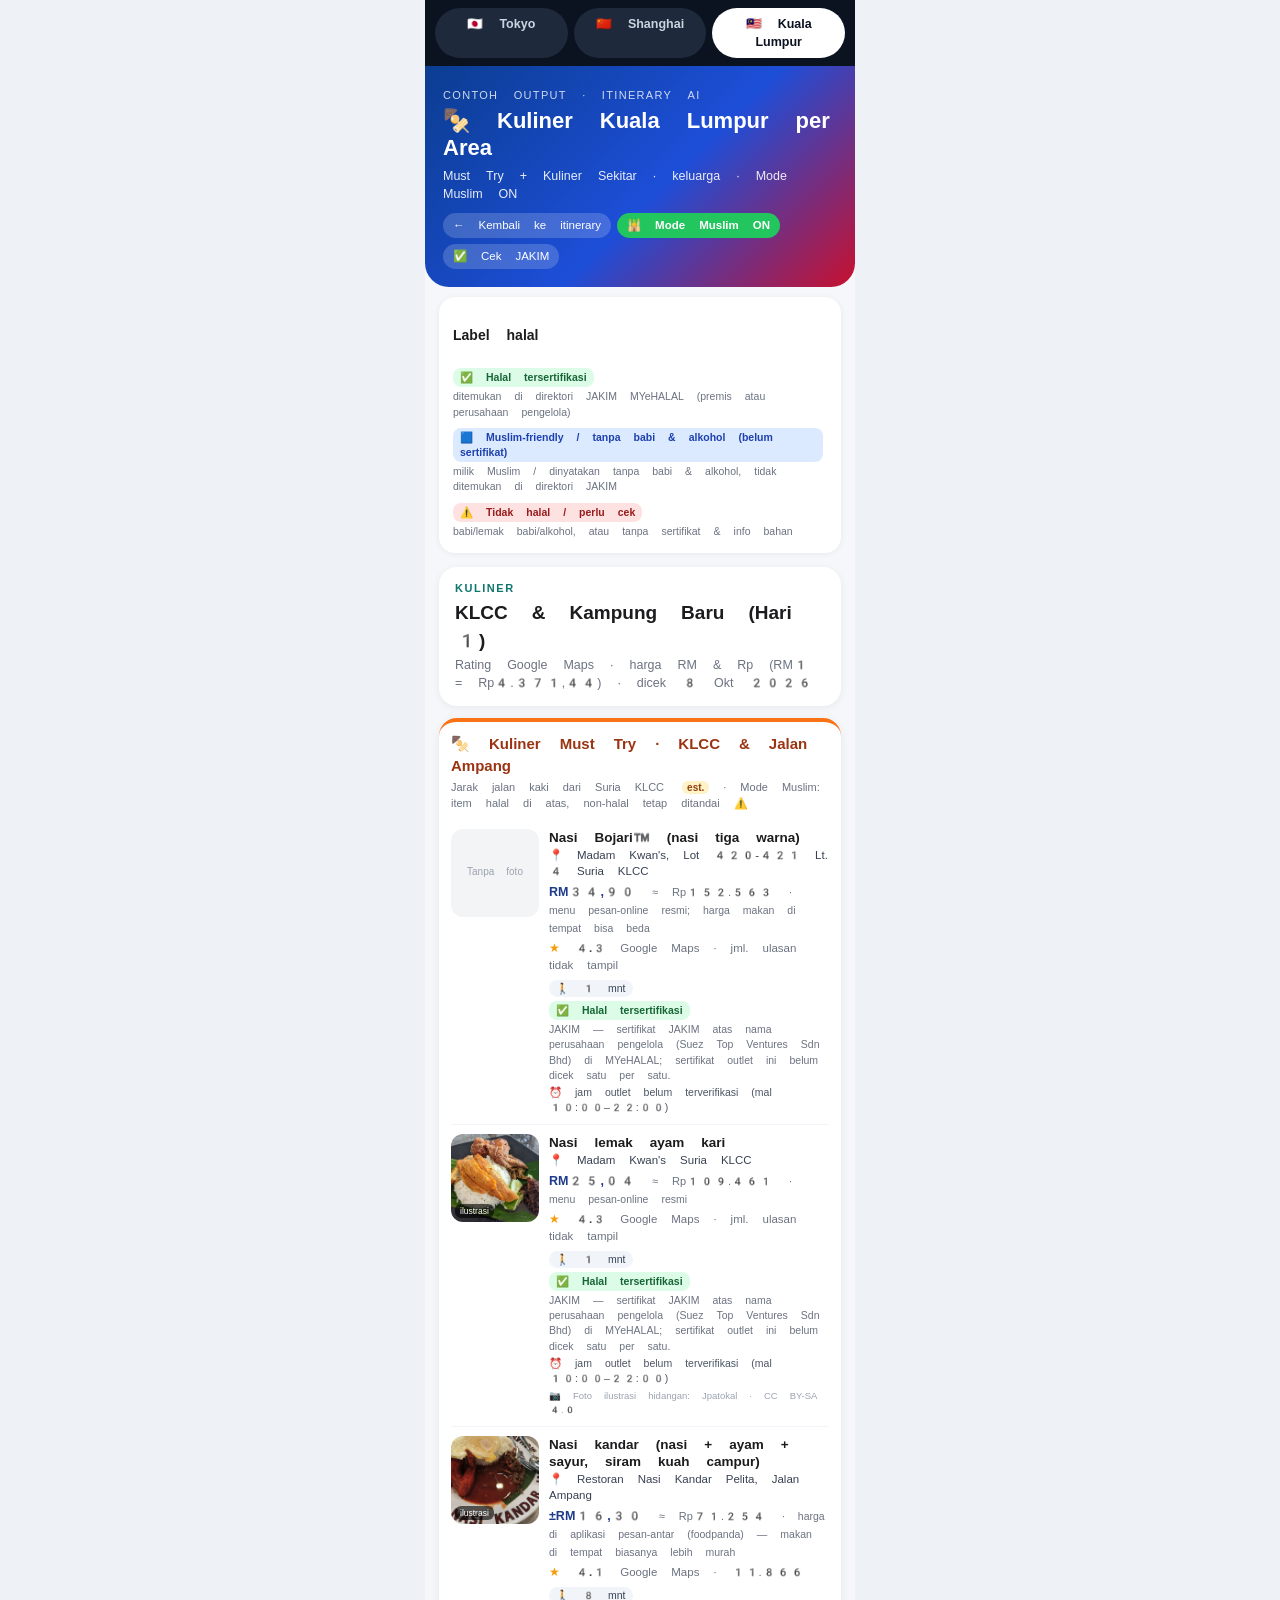
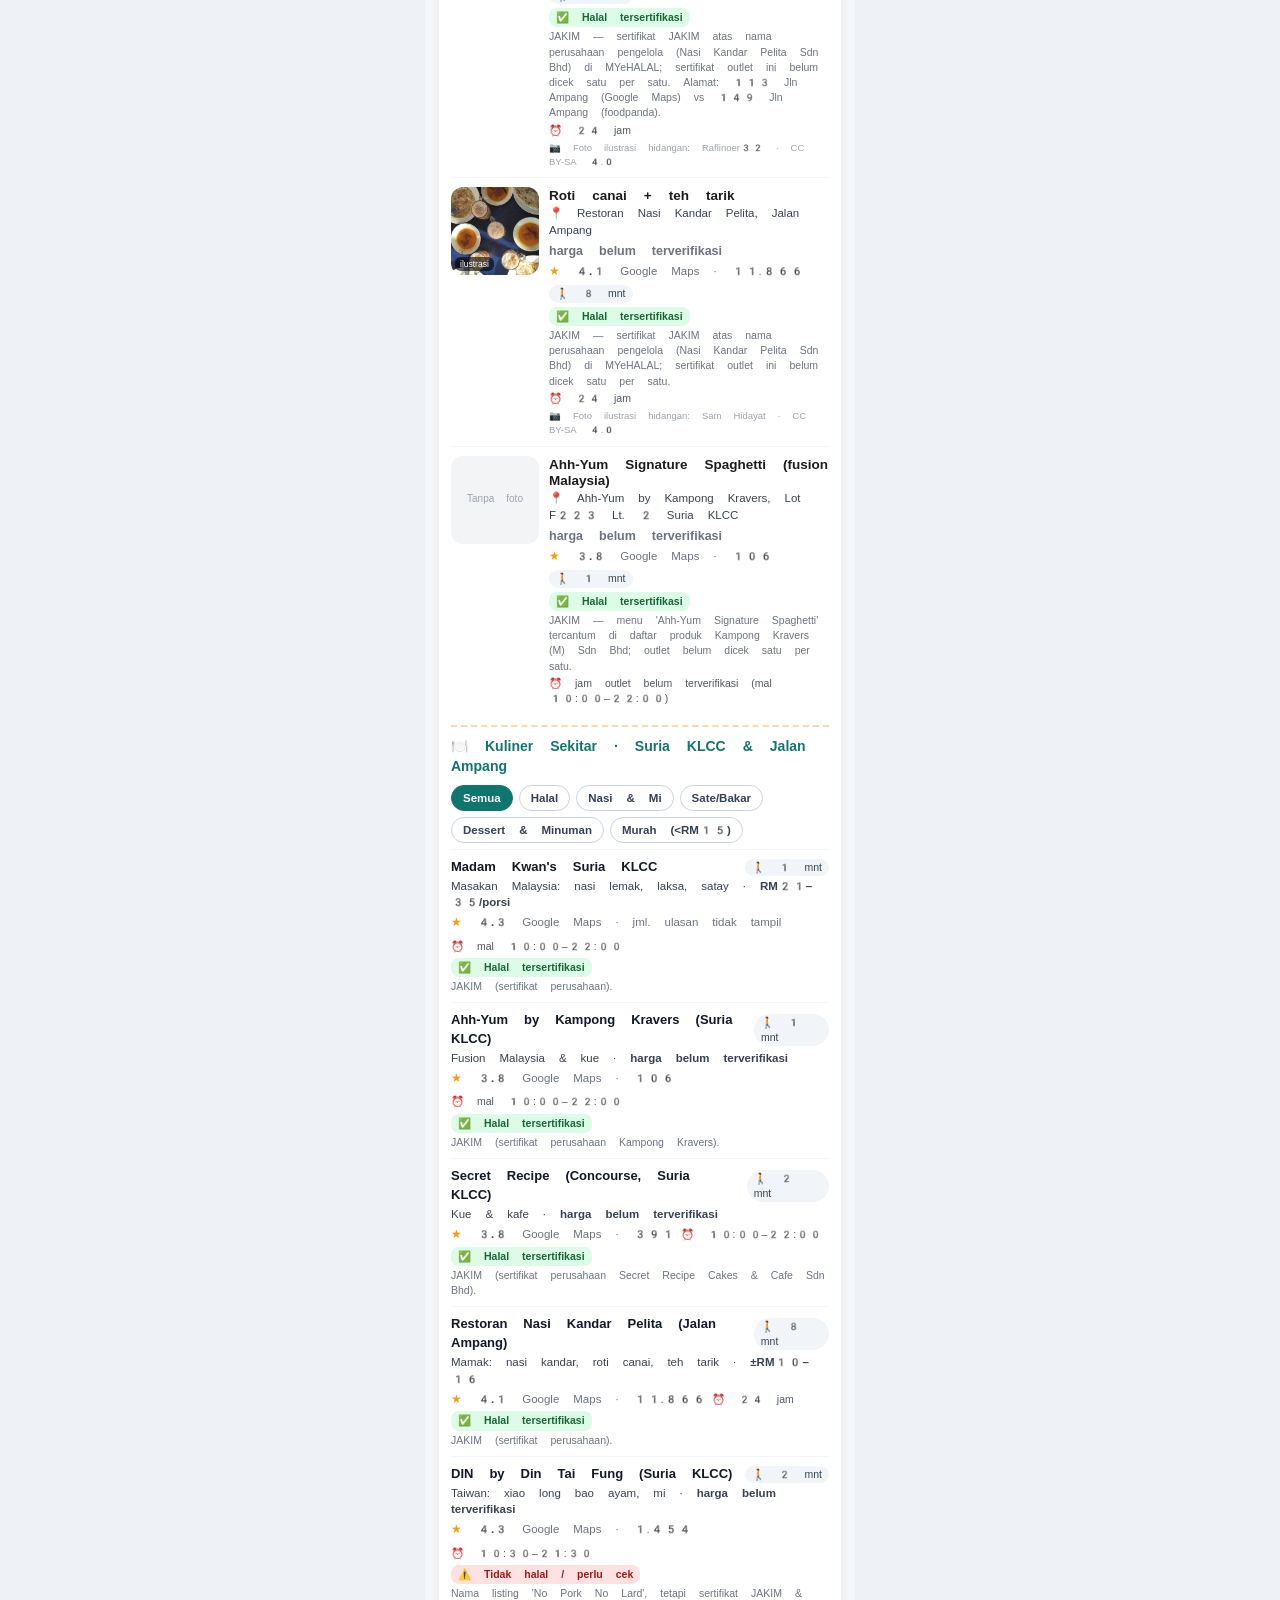
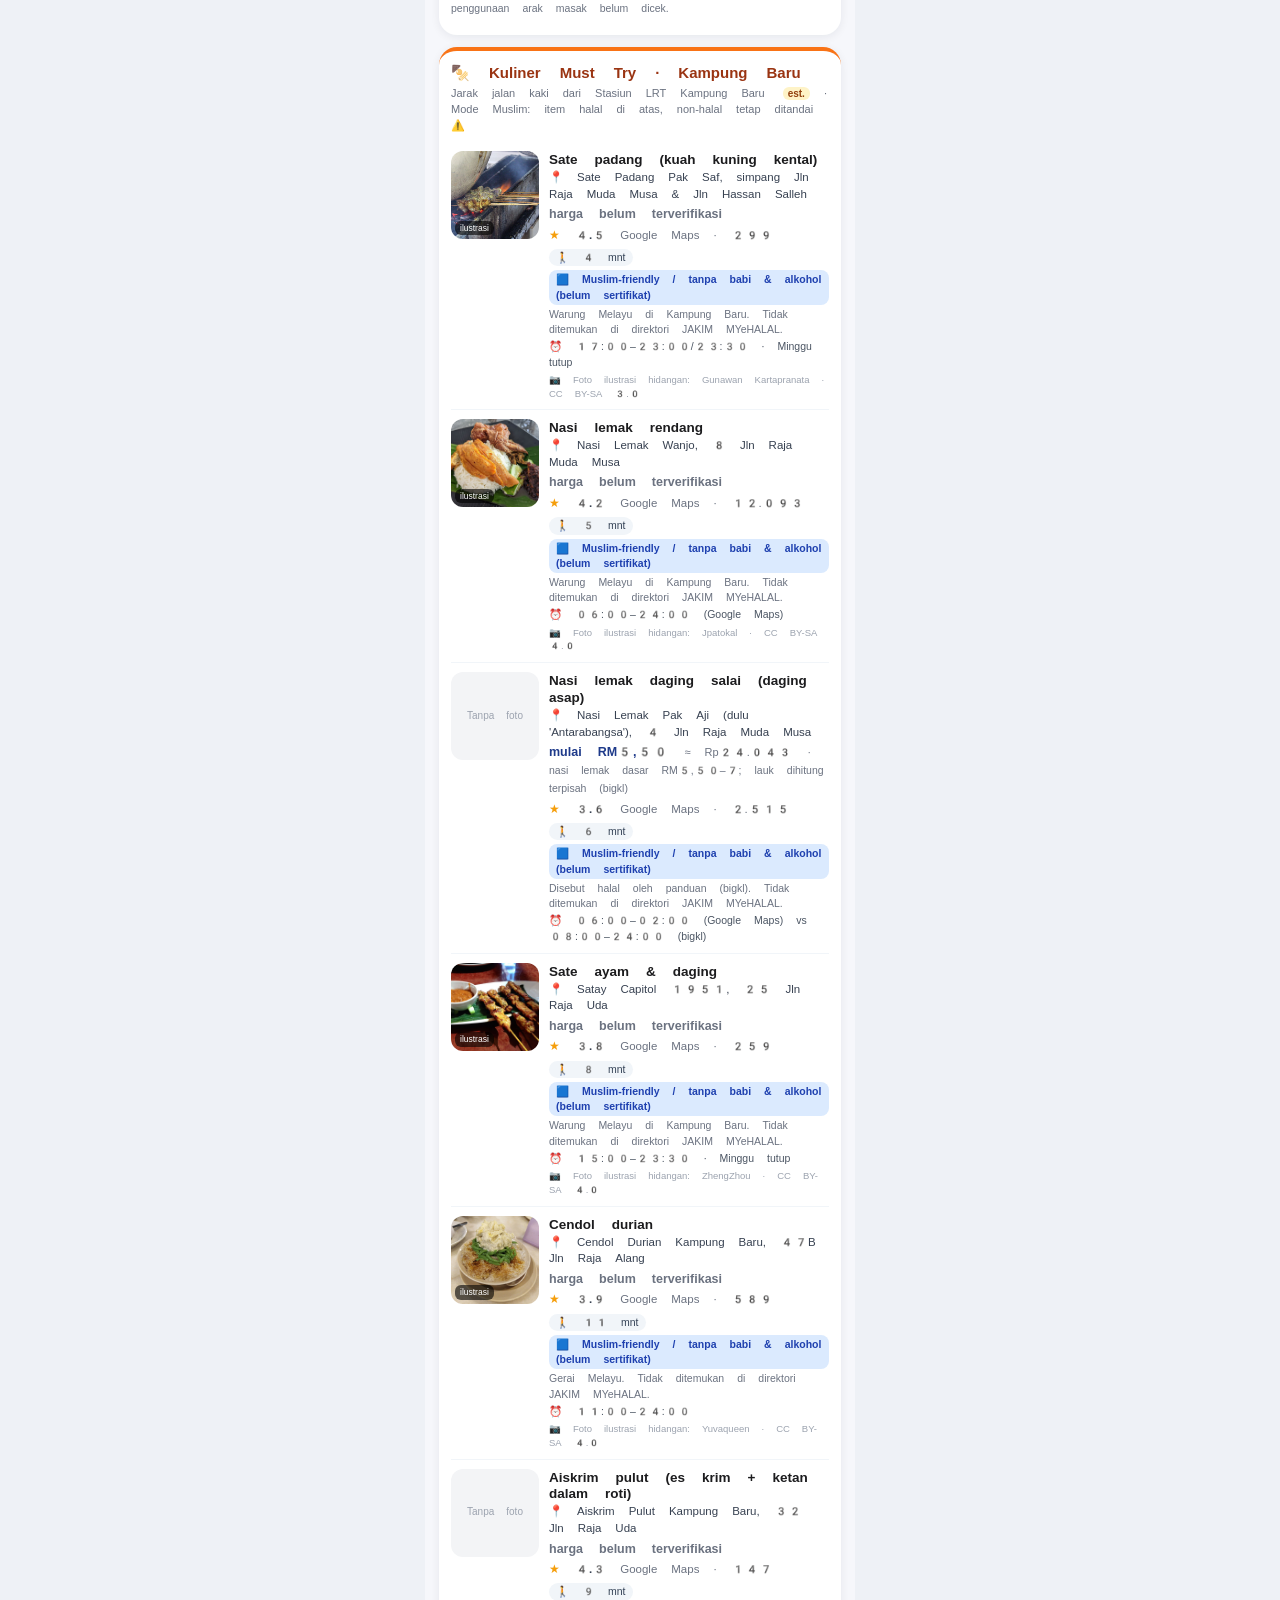
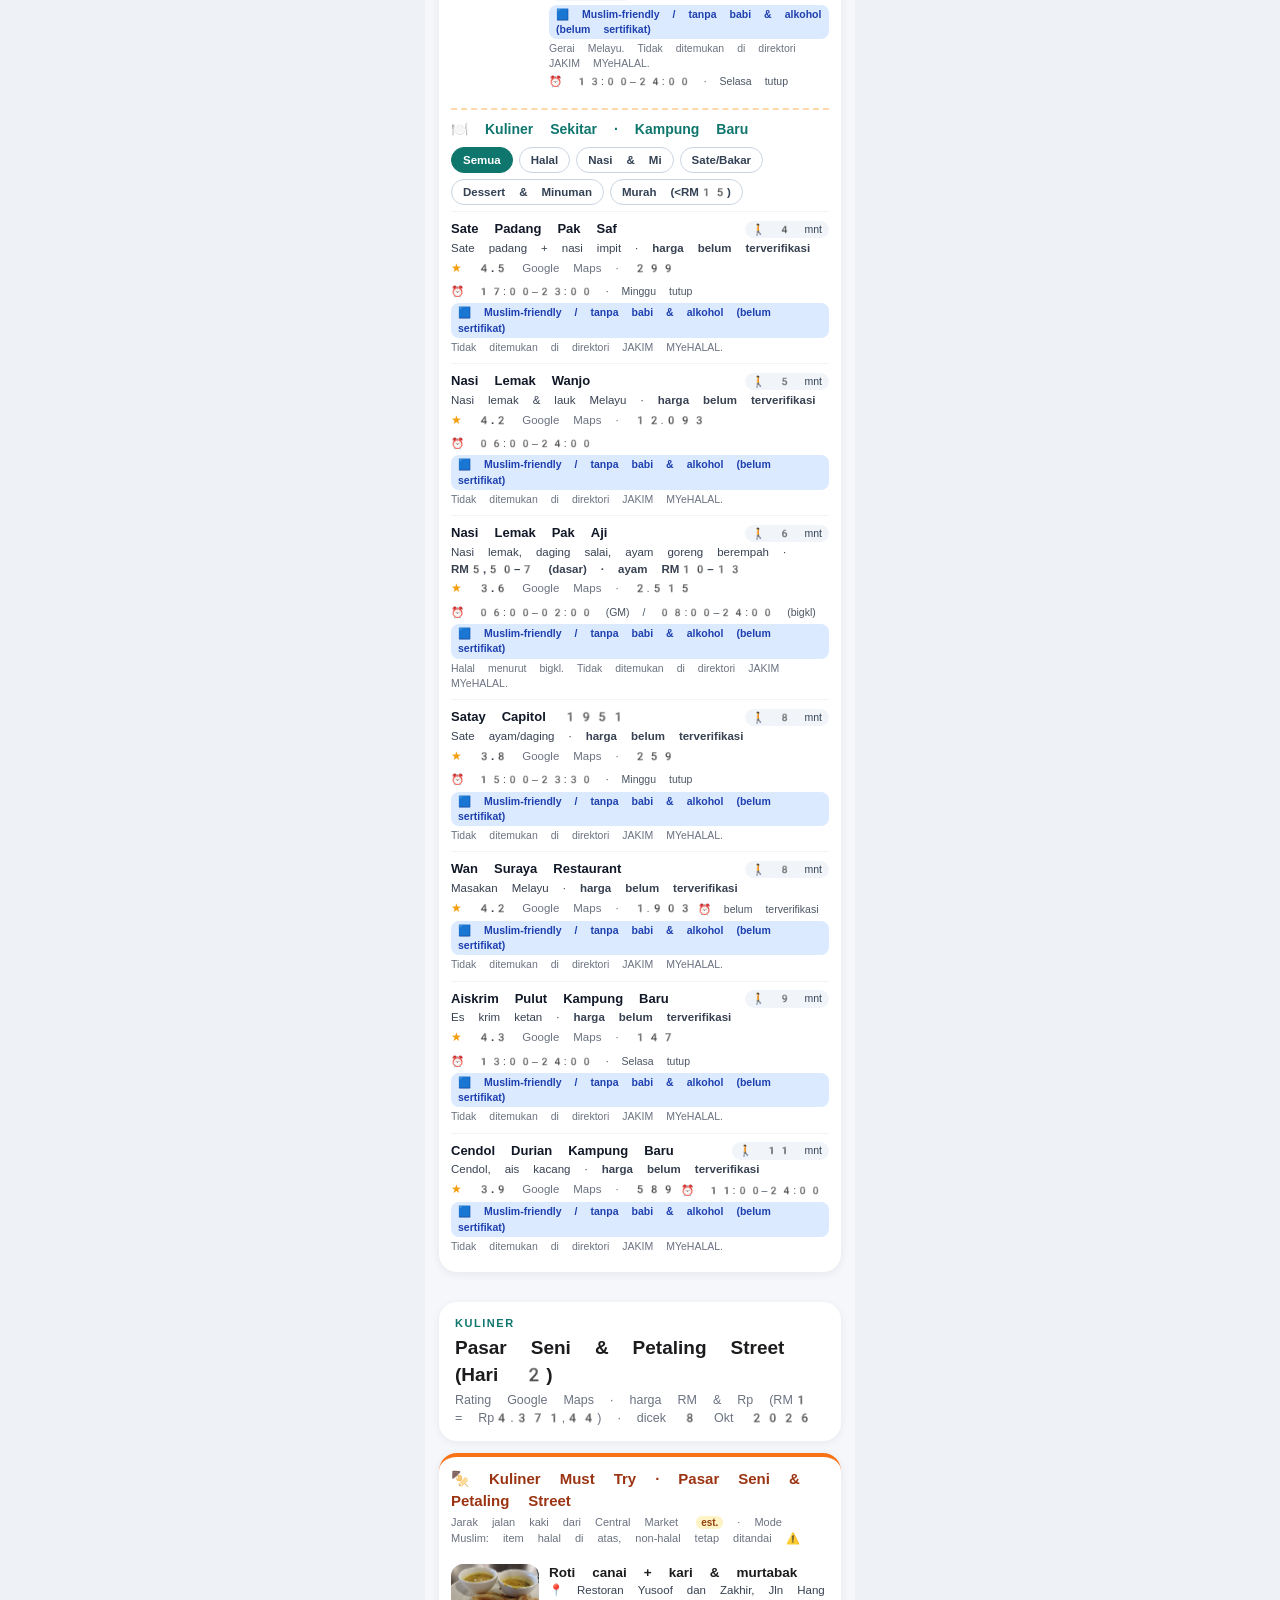
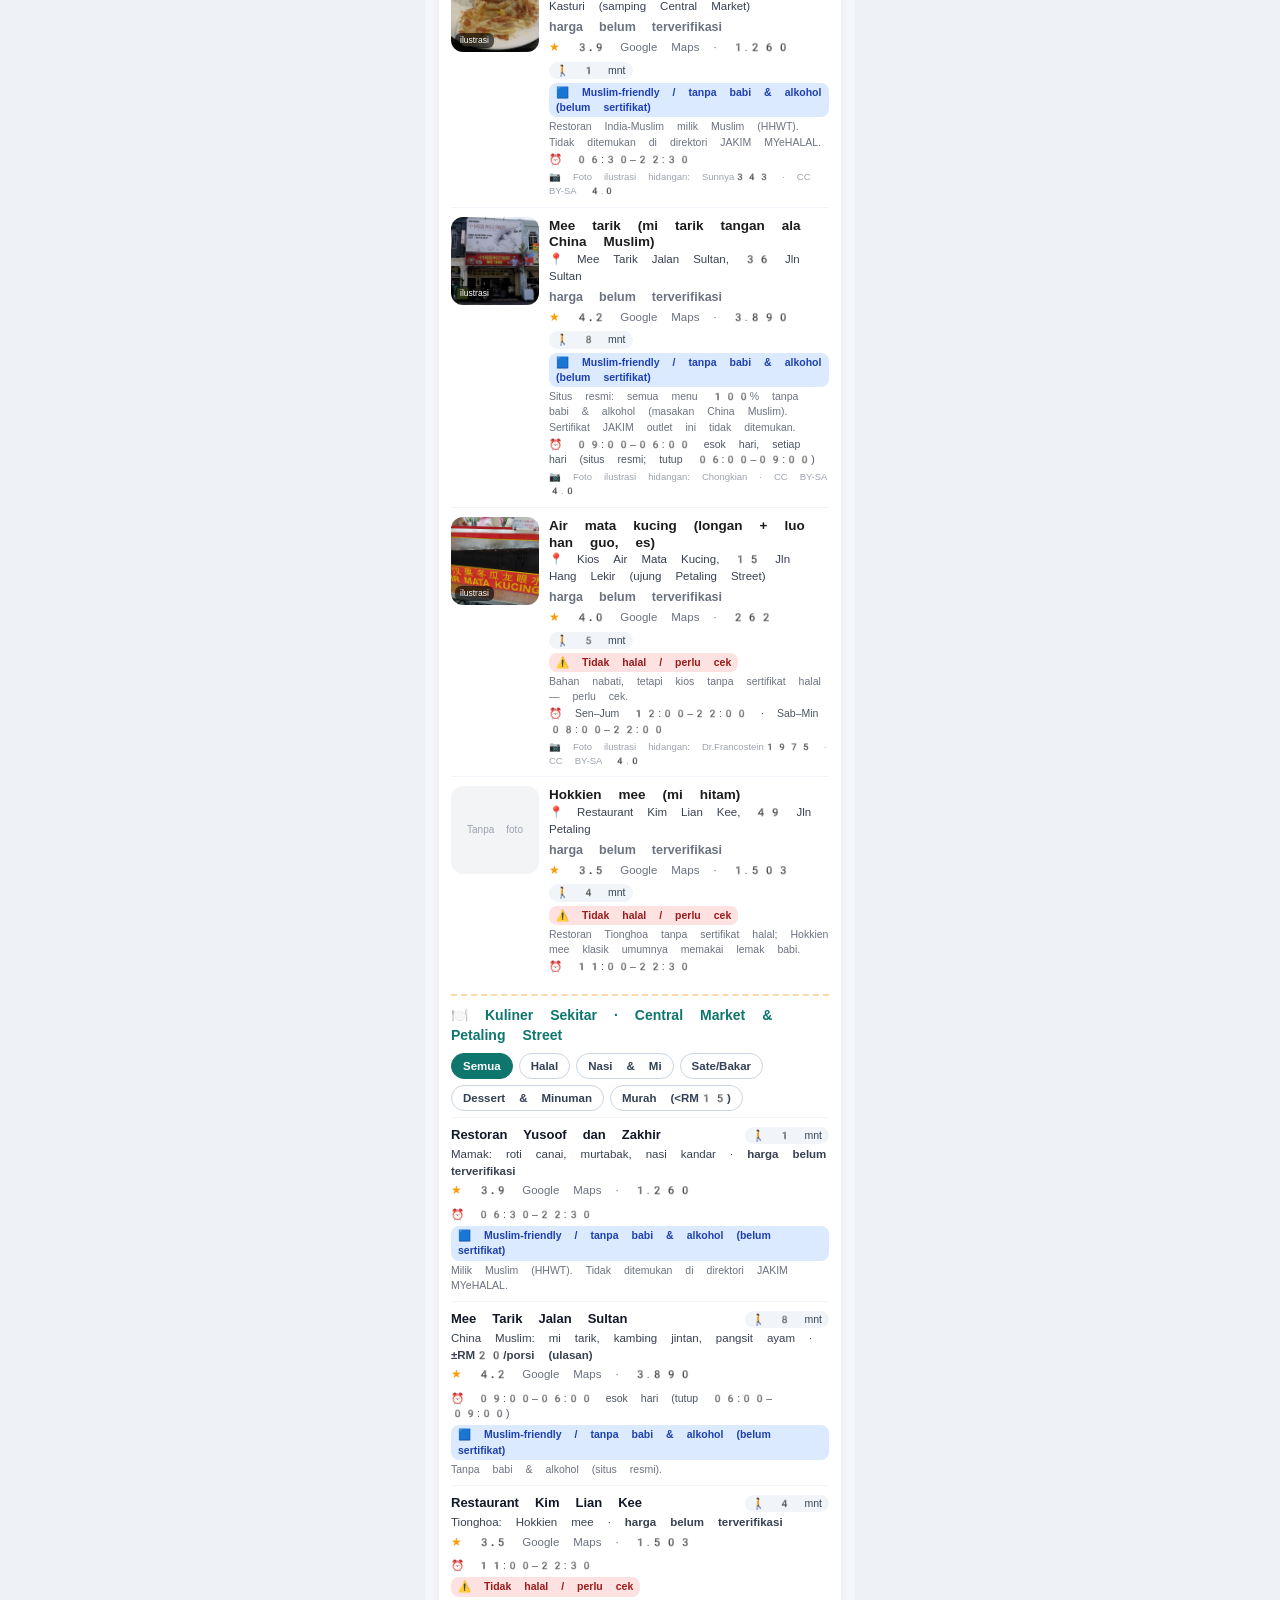
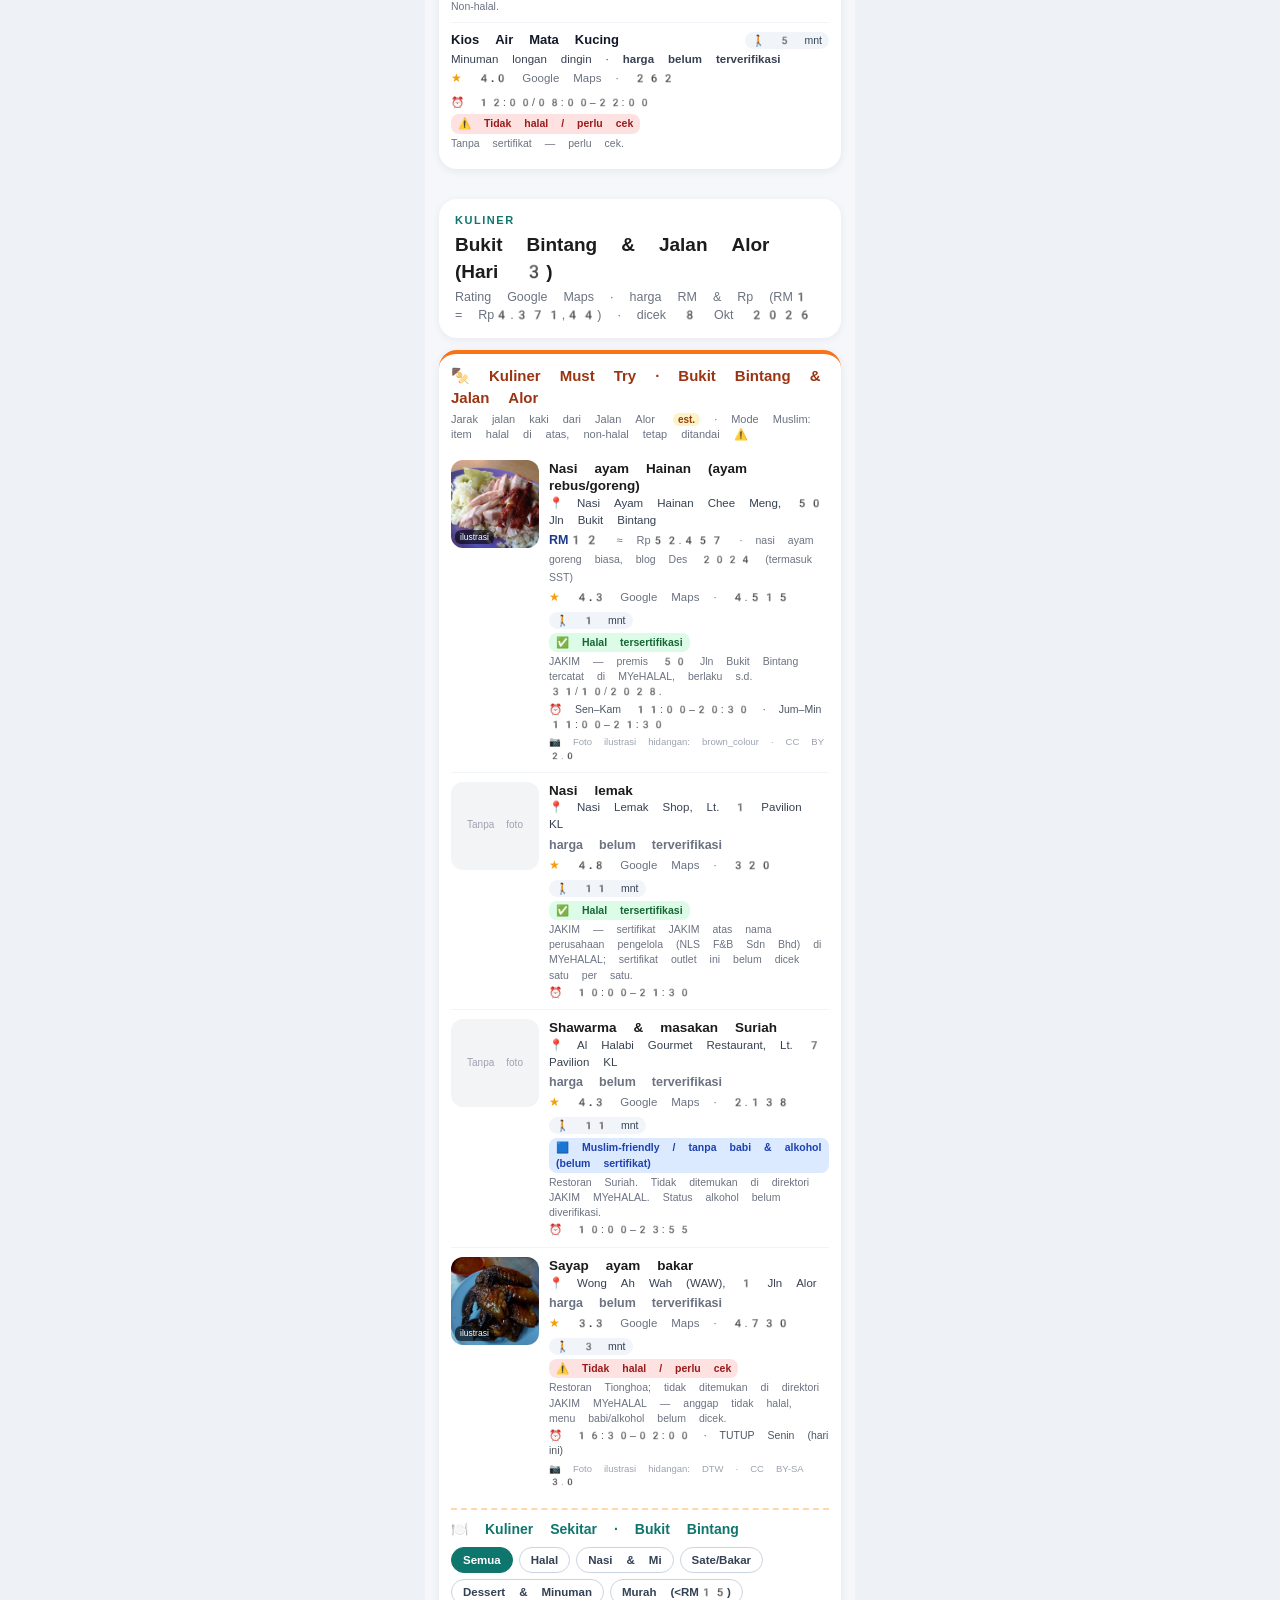
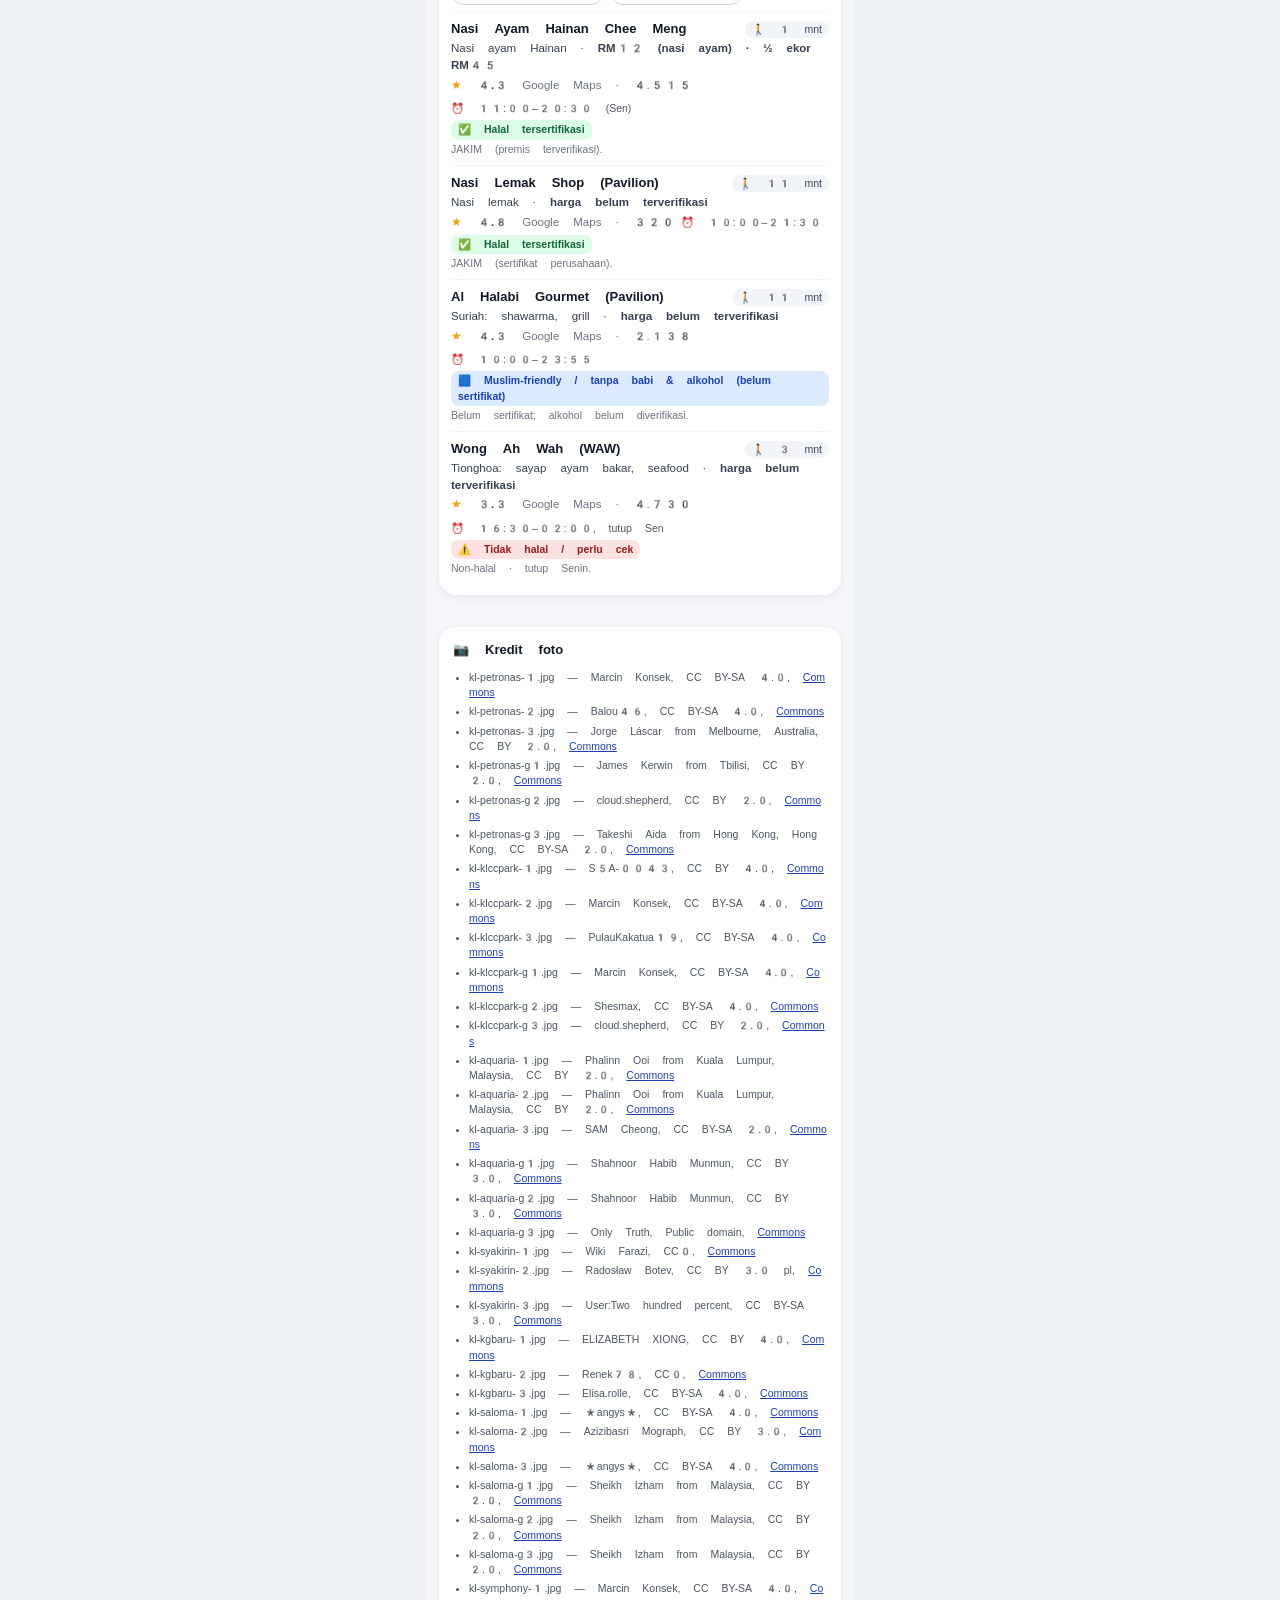
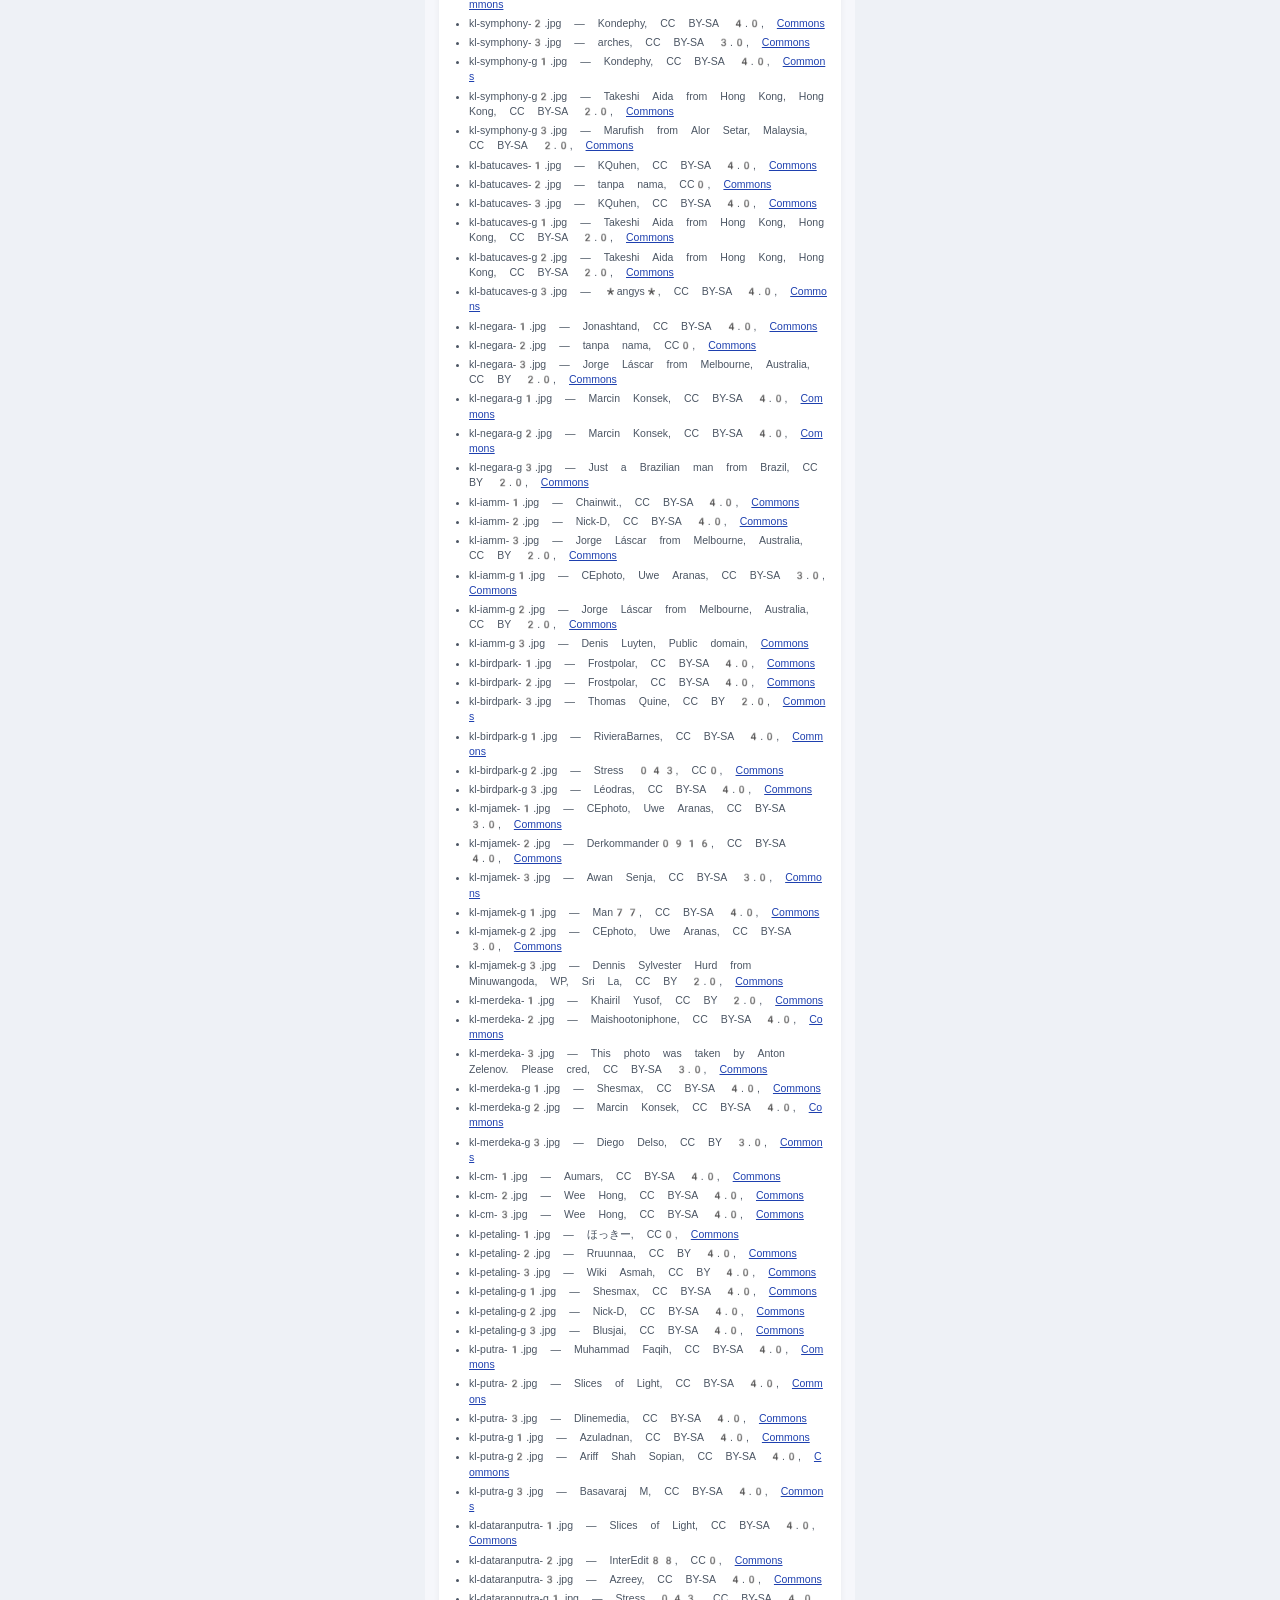
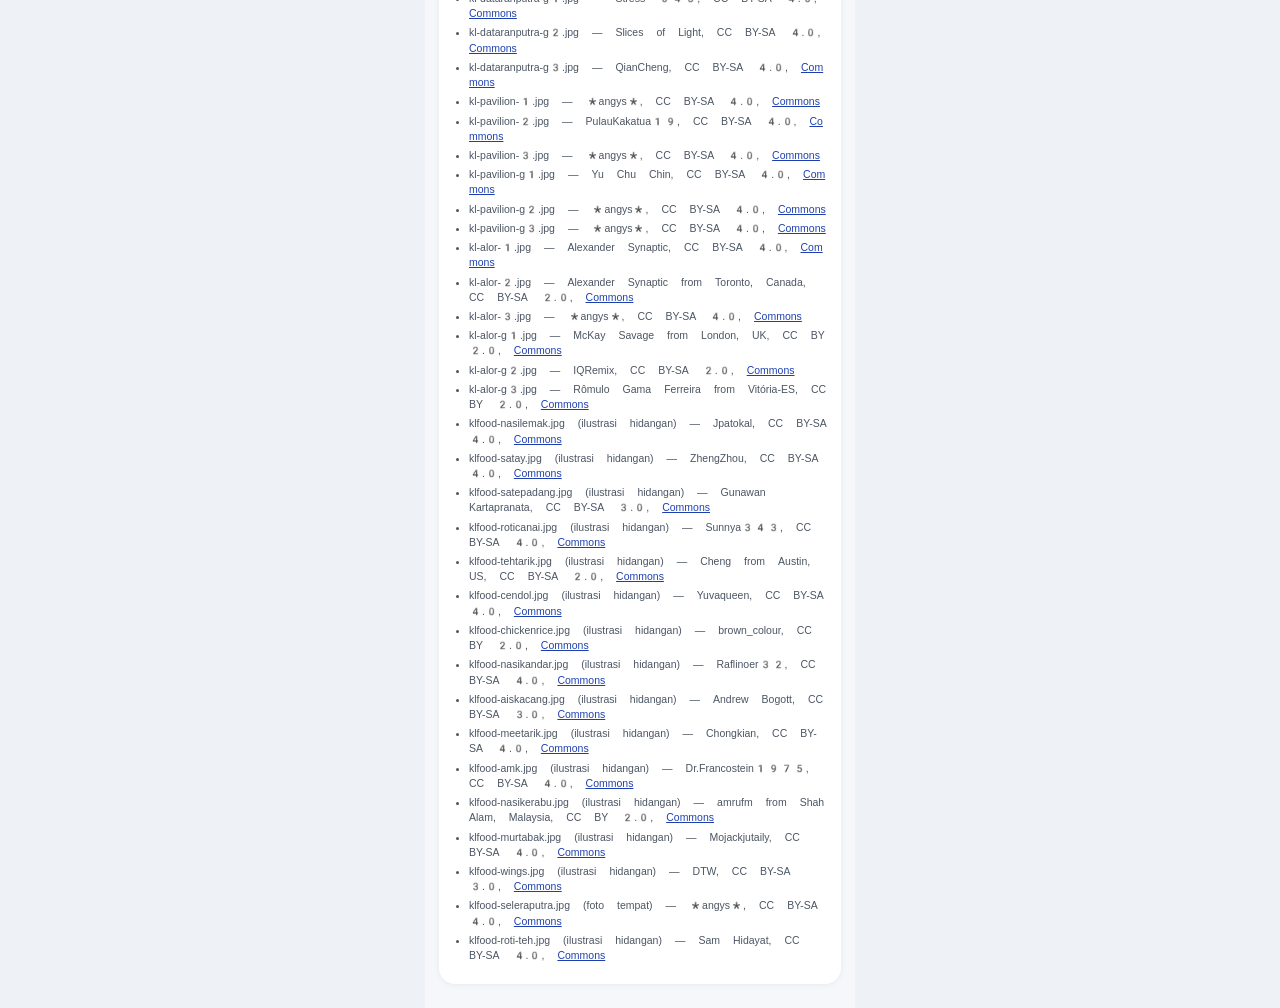
<file: kualalumpur-kuliner.html>
<!doctype html><html lang="id"><head><meta charset="utf-8"><meta name="viewport" content="width=device-width,initial-scale=1"><title>Kuliner Kuala Lumpur — Mode Muslim</title><link rel="stylesheet" href="app.css"></head><body><div class="app">
<nav class="dest"><a href="index.html" class="">🇯🇵 Tokyo</a><a href="shanghai.html" class="">🇨🇳 Shanghai</a><a href="kualalumpur.html" class="on">🇲🇾 Kuala Lumpur</a></nav>
<header class="hero kl"><div class="k">CONTOH OUTPUT · ITINERARY AI</div><h1>🍢 Kuliner Kuala Lumpur per Area</h1><div class="sub">Must Try + Kuliner Sekitar · keluarga · Mode Muslim ON</div>
<div class="chips"><a class="chip" href="kualalumpur.html" style="color:#fff;text-decoration:none">← Kembali ke itinerary</a><span class="chip on">🕌 Mode Muslim ON</span><span class="chip">✅ Cek JAKIM</span></div></header>
<div style="padding:0 14px"><div class="card legend"><h4>Label halal</h4><div class="hp h-cert">✅ Halal tersertifikasi</div> <span class="hn">ditemukan di direktori JAKIM MYeHALAL (premis atau perusahaan pengelola)</span><div class="hp h-mf">🟦 Muslim-friendly / tanpa babi & alkohol (belum sertifikat)</div> <span class="hn">milik Muslim / dinyatakan tanpa babi & alkohol, tidak ditemukan di direktori JAKIM</span><div class="hp h-no">⚠️ Tidak halal / perlu cek</div> <span class="hn">babi/lemak babi/alkohol, atau tanpa sertifikat & info bahan</span></div></div><section class="kgroup" id="g-0"><div class="dayhead"><div class="dnum">KULINER</div><div class="dtitle">KLCC &amp; Kampung Baru (Hari 1)</div><div class="ddate">Rating Google Maps · harga RM & Rp (RM1 = Rp4.371,44) · dicek 8 Okt 2026</div></div><div class="kul" id="kul-klcc"><div class="kt">🍢 Kuliner Must Try · KLCC &amp; Jalan Ampang</div><div class="ksub">Jarak jalan kaki dari Suria KLCC <span class="est">est.</span> · Mode Muslim: item halal di atas, non-halal tetap ditandai ⚠️</div>
<div class="mtl"><div class="mt"><div class="kimg none">Tanpa foto</div><div class="mtb"><div class="mtd">Nasi Bojari™ (nasi tiga warna)</div><div class="mts">📍 Madam Kwan&#x27;s, Lot 420-421 Lt. 4 Suria KLCC</div>
<div class="mtp"><b>RM34,90</b> <span class="idr">≈ Rp152.563</span> <span class="pn">· menu pesan-online resmi; harga makan di tempat bisa beda</span></div><div class="mtr"><span class="rate"><span class="stars">★</span> <b>4.3</b> <span class="rsrc">Google Maps · jml. ulasan tidak tampil</span></span> <span class="wk">🚶 1 mnt</span></div>
<div class="hp h-cert">✅ Halal tersertifikasi</div><div class="hn">JAKIM — sertifikat JAKIM atas nama perusahaan pengelola (Suez Top Ventures Sdn Bhd) di MYeHALAL; sertifikat outlet ini belum dicek satu per satu.</div><div class="kh">⏰ jam outlet belum terverifikasi (mal 10:00–22:00)</div></div></div><div class="mt"><div class="kimg"><img src="photos/klfood-nasilemak.jpg" alt="Nasi lemak ayam kari"><span class="ill">ilustrasi</span></div><div class="mtb"><div class="mtd">Nasi lemak ayam kari</div><div class="mts">📍 Madam Kwan&#x27;s Suria KLCC</div>
<div class="mtp"><b>RM25,04</b> <span class="idr">≈ Rp109.461</span> <span class="pn">· menu pesan-online resmi</span></div><div class="mtr"><span class="rate"><span class="stars">★</span> <b>4.3</b> <span class="rsrc">Google Maps · jml. ulasan tidak tampil</span></span> <span class="wk">🚶 1 mnt</span></div>
<div class="hp h-cert">✅ Halal tersertifikasi</div><div class="hn">JAKIM — sertifikat JAKIM atas nama perusahaan pengelola (Suez Top Ventures Sdn Bhd) di MYeHALAL; sertifikat outlet ini belum dicek satu per satu.</div><div class="kh">⏰ jam outlet belum terverifikasi (mal 10:00–22:00)</div><div class="kcred">📷 Foto ilustrasi hidangan: Jpatokal · CC BY-SA 4.0</div></div></div><div class="mt"><div class="kimg"><img src="photos/klfood-nasikandar.jpg" alt="Nasi kandar (nasi + ayam + sayur, siram kuah campur)"><span class="ill">ilustrasi</span></div><div class="mtb"><div class="mtd">Nasi kandar (nasi + ayam + sayur, siram kuah campur)</div><div class="mts">📍 Restoran Nasi Kandar Pelita, Jalan Ampang</div>
<div class="mtp"><b>±RM16,30</b> <span class="idr">≈ Rp71.254</span> <span class="pn">· harga di aplikasi pesan-antar (foodpanda) — makan di tempat biasanya lebih murah</span></div><div class="mtr"><span class="rate"><span class="stars">★</span> <b>4.1</b> <span class="rsrc">Google Maps · 11.866</span></span> <span class="wk">🚶 8 mnt</span></div>
<div class="hp h-cert">✅ Halal tersertifikasi</div><div class="hn">JAKIM — sertifikat JAKIM atas nama perusahaan pengelola (Nasi Kandar Pelita Sdn Bhd) di MYeHALAL; sertifikat outlet ini belum dicek satu per satu. Alamat: 113 Jln Ampang (Google Maps) vs 149 Jln Ampang (foodpanda).</div><div class="kh">⏰ 24 jam</div><div class="kcred">📷 Foto ilustrasi hidangan: Raflinoer32 · CC BY-SA 4.0</div></div></div><div class="mt"><div class="kimg"><img src="photos/klfood-roti-teh.jpg" alt="Roti canai + teh tarik"><span class="ill">ilustrasi</span></div><div class="mtb"><div class="mtd">Roti canai + teh tarik</div><div class="mts">📍 Restoran Nasi Kandar Pelita, Jalan Ampang</div>
<div class="mtp"><b style="font-weight:600;color:#6b7280">harga belum terverifikasi</b></div><div class="mtr"><span class="rate"><span class="stars">★</span> <b>4.1</b> <span class="rsrc">Google Maps · 11.866</span></span> <span class="wk">🚶 8 mnt</span></div>
<div class="hp h-cert">✅ Halal tersertifikasi</div><div class="hn">JAKIM — sertifikat JAKIM atas nama perusahaan pengelola (Nasi Kandar Pelita Sdn Bhd) di MYeHALAL; sertifikat outlet ini belum dicek satu per satu.</div><div class="kh">⏰ 24 jam</div><div class="kcred">📷 Foto ilustrasi hidangan: Sam Hidayat · CC BY-SA 4.0</div></div></div><div class="mt"><div class="kimg none">Tanpa foto</div><div class="mtb"><div class="mtd">Ahh-Yum Signature Spaghetti (fusion Malaysia)</div><div class="mts">📍 Ahh-Yum by Kampong Kravers, Lot F223 Lt. 2 Suria KLCC</div>
<div class="mtp"><b style="font-weight:600;color:#6b7280">harga belum terverifikasi</b></div><div class="mtr"><span class="rate"><span class="stars">★</span> <b>3.8</b> <span class="rsrc">Google Maps · 106</span></span> <span class="wk">🚶 1 mnt</span></div>
<div class="hp h-cert">✅ Halal tersertifikasi</div><div class="hn">JAKIM — menu &#x27;Ahh-Yum Signature Spaghetti&#x27; tercantum di daftar produk Kampong Kravers (M) Sdn Bhd; outlet belum dicek satu per satu.</div><div class="kh">⏰ jam outlet belum terverifikasi (mal 10:00–22:00)</div></div></div></div><div class="kt2">🍽️ Kuliner Sekitar · Suria KLCC &amp; Jalan Ampang</div><div class="chips2"><button class="fchip on" data-f="all">Semua</button><button class="fchip" data-f="halal">Halal</button><button class="fchip" data-f="nasi">Nasi &amp; Mi</button><button class="fchip" data-f="sate">Sate/Bakar</button><button class="fchip" data-f="dessert">Dessert &amp; Minuman</button><button class="fchip" data-f="murah">Murah (&lt;RM15)</button></div><div class="nbl"><div class="nb" data-tags="halal nasi sate dessert"><div class="nbh"><a href="https://www.madamkwans.com.my/order/menu">Madam Kwan&#x27;s Suria KLCC</a><span class="wk">🚶 1 mnt</span></div>
<div class="nbc">Masakan Malaysia: nasi lemak, laksa, satay · <b>RM21–35/porsi</b></div><div class="mtr"><span class="rate"><span class="stars">★</span> <b>4.3</b> <span class="rsrc">Google Maps · jml. ulasan tidak tampil</span></span> <span class="kh">⏰ mal 10:00–22:00</span></div>
<div class="hp h-cert">✅ Halal tersertifikasi</div><div class="hn">JAKIM (sertifikat perusahaan).</div></div><div class="nb" data-tags="halal nasi dessert"><div class="nbh"><a href="https://www.google.com/maps/place/Ahh-Yum+(Suria+KLCC)/@3.1574943,101.7117872,17z">Ahh-Yum by Kampong Kravers (Suria KLCC)</a><span class="wk">🚶 1 mnt</span></div>
<div class="nbc">Fusion Malaysia &amp; kue · <b>harga belum terverifikasi</b></div><div class="mtr"><span class="rate"><span class="stars">★</span> <b>3.8</b> <span class="rsrc">Google Maps · 106</span></span> <span class="kh">⏰ mal 10:00–22:00</span></div>
<div class="hp h-cert">✅ Halal tersertifikasi</div><div class="hn">JAKIM (sertifikat perusahaan Kampong Kravers).</div></div><div class="nb" data-tags="halal dessert"><div class="nbh"><a href="https://www.google.com/maps/place/Secret+Recipe+Suria+KLCC/@3.1569962,101.7113463,17z">Secret Recipe (Concourse, Suria KLCC)</a><span class="wk">🚶 2 mnt</span></div>
<div class="nbc">Kue &amp; kafe · <b>harga belum terverifikasi</b></div><div class="mtr"><span class="rate"><span class="stars">★</span> <b>3.8</b> <span class="rsrc">Google Maps · 391</span></span> <span class="kh">⏰ 10:00–22:00</span></div>
<div class="hp h-cert">✅ Halal tersertifikasi</div><div class="hn">JAKIM (sertifikat perusahaan Secret Recipe Cakes &amp; Cafe Sdn Bhd).</div></div><div class="nb" data-tags="halal nasi murah"><div class="nbh"><a href="https://www.foodpanda.my/restaurant/o0rc/nasi-kandar-pelita-jalan-ampang/reviews">Restoran Nasi Kandar Pelita (Jalan Ampang)</a><span class="wk">🚶 8 mnt</span></div>
<div class="nbc">Mamak: nasi kandar, roti canai, teh tarik · <b>±RM10–16</b></div><div class="mtr"><span class="rate"><span class="stars">★</span> <b>4.1</b> <span class="rsrc">Google Maps · 11.866</span></span> <span class="kh">⏰ 24 jam</span></div>
<div class="hp h-cert">✅ Halal tersertifikasi</div><div class="hn">JAKIM (sertifikat perusahaan).</div></div><div class="nb" data-tags="nasi"><div class="nbh"><a href="https://www.google.com/maps/place/DIN+by+Din+Tai+Fung+at+Suria+KLCC+%5BNo+Pork+No+Lard%5D/@3.1569888,101.7114218,17z">DIN by Din Tai Fung (Suria KLCC)</a><span class="wk">🚶 2 mnt</span></div>
<div class="nbc">Taiwan: xiao long bao ayam, mi · <b>harga belum terverifikasi</b></div><div class="mtr"><span class="rate"><span class="stars">★</span> <b>4.3</b> <span class="rsrc">Google Maps · 1.454</span></span> <span class="kh">⏰ 10:30–21:30</span></div>
<div class="hp h-no">⚠️ Tidak halal / perlu cek</div><div class="hn">Nama listing &#x27;No Pork No Lard&#x27;, tetapi sertifikat JAKIM &amp; penggunaan arak masak belum dicek.</div></div><div class="nores">Tidak ada tempat untuk filter ini di area ini.</div></div></div><div class="kul" id="kul-kgbaru"><div class="kt">🍢 Kuliner Must Try · Kampung Baru</div><div class="ksub">Jarak jalan kaki dari Stasiun LRT Kampung Baru <span class="est">est.</span> · Mode Muslim: item halal di atas, non-halal tetap ditandai ⚠️</div>
<div class="mtl"><div class="mt"><div class="kimg"><img src="photos/klfood-satepadang.jpg" alt="Sate padang (kuah kuning kental)"><span class="ill">ilustrasi</span></div><div class="mtb"><div class="mtd">Sate padang (kuah kuning kental)</div><div class="mts">📍 Sate Padang Pak Saf, simpang Jln Raja Muda Musa &amp; Jln Hassan Salleh</div>
<div class="mtp"><b style="font-weight:600;color:#6b7280">harga belum terverifikasi</b></div><div class="mtr"><span class="rate"><span class="stars">★</span> <b>4.5</b> <span class="rsrc">Google Maps · 299</span></span> <span class="wk">🚶 4 mnt</span></div>
<div class="hp h-mf">🟦 Muslim-friendly / tanpa babi & alkohol (belum sertifikat)</div><div class="hn">Warung Melayu di Kampung Baru. Tidak ditemukan di direktori JAKIM MYeHALAL.</div><div class="kh">⏰ 17:00–23:00/23:30 · Minggu tutup</div><div class="kcred">📷 Foto ilustrasi hidangan: Gunawan Kartapranata · CC BY-SA 3.0</div></div></div><div class="mt"><div class="kimg"><img src="photos/klfood-nasilemak.jpg" alt="Nasi lemak rendang"><span class="ill">ilustrasi</span></div><div class="mtb"><div class="mtd">Nasi lemak rendang</div><div class="mts">📍 Nasi Lemak Wanjo, 8 Jln Raja Muda Musa</div>
<div class="mtp"><b style="font-weight:600;color:#6b7280">harga belum terverifikasi</b></div><div class="mtr"><span class="rate"><span class="stars">★</span> <b>4.2</b> <span class="rsrc">Google Maps · 12.093</span></span> <span class="wk">🚶 5 mnt</span></div>
<div class="hp h-mf">🟦 Muslim-friendly / tanpa babi & alkohol (belum sertifikat)</div><div class="hn">Warung Melayu di Kampung Baru. Tidak ditemukan di direktori JAKIM MYeHALAL.</div><div class="kh">⏰ 06:00–24:00 (Google Maps)</div><div class="kcred">📷 Foto ilustrasi hidangan: Jpatokal · CC BY-SA 4.0</div></div></div><div class="mt"><div class="kimg none">Tanpa foto</div><div class="mtb"><div class="mtd">Nasi lemak daging salai (daging asap)</div><div class="mts">📍 Nasi Lemak Pak Aji (dulu &#x27;Antarabangsa&#x27;), 4 Jln Raja Muda Musa</div>
<div class="mtp"><b>mulai RM5,50</b> <span class="idr">≈ Rp24.043</span> <span class="pn">· nasi lemak dasar RM5,50–7; lauk dihitung terpisah (bigkl)</span></div><div class="mtr"><span class="rate"><span class="stars">★</span> <b>3.6</b> <span class="rsrc">Google Maps · 2.515</span></span> <span class="wk">🚶 6 mnt</span></div>
<div class="hp h-mf">🟦 Muslim-friendly / tanpa babi & alkohol (belum sertifikat)</div><div class="hn">Disebut halal oleh panduan (bigkl). Tidak ditemukan di direktori JAKIM MYeHALAL.</div><div class="kh">⏰ 06:00–02:00 (Google Maps) vs 08:00–24:00 (bigkl)</div></div></div><div class="mt"><div class="kimg"><img src="photos/klfood-satay.jpg" alt="Sate ayam &amp; daging"><span class="ill">ilustrasi</span></div><div class="mtb"><div class="mtd">Sate ayam &amp; daging</div><div class="mts">📍 Satay Capitol 1951, 25 Jln Raja Uda</div>
<div class="mtp"><b style="font-weight:600;color:#6b7280">harga belum terverifikasi</b></div><div class="mtr"><span class="rate"><span class="stars">★</span> <b>3.8</b> <span class="rsrc">Google Maps · 259</span></span> <span class="wk">🚶 8 mnt</span></div>
<div class="hp h-mf">🟦 Muslim-friendly / tanpa babi & alkohol (belum sertifikat)</div><div class="hn">Warung Melayu di Kampung Baru. Tidak ditemukan di direktori JAKIM MYeHALAL.</div><div class="kh">⏰ 15:00–23:30 · Minggu tutup</div><div class="kcred">📷 Foto ilustrasi hidangan: ZhengZhou · CC BY-SA 4.0</div></div></div><div class="mt"><div class="kimg"><img src="photos/klfood-cendol.jpg" alt="Cendol durian"><span class="ill">ilustrasi</span></div><div class="mtb"><div class="mtd">Cendol durian</div><div class="mts">📍 Cendol Durian Kampung Baru, 47B Jln Raja Alang</div>
<div class="mtp"><b style="font-weight:600;color:#6b7280">harga belum terverifikasi</b></div><div class="mtr"><span class="rate"><span class="stars">★</span> <b>3.9</b> <span class="rsrc">Google Maps · 589</span></span> <span class="wk">🚶 11 mnt</span></div>
<div class="hp h-mf">🟦 Muslim-friendly / tanpa babi & alkohol (belum sertifikat)</div><div class="hn">Gerai Melayu. Tidak ditemukan di direktori JAKIM MYeHALAL.</div><div class="kh">⏰ 11:00–24:00</div><div class="kcred">📷 Foto ilustrasi hidangan: Yuvaqueen · CC BY-SA 4.0</div></div></div><div class="mt"><div class="kimg none">Tanpa foto</div><div class="mtb"><div class="mtd">Aiskrim pulut (es krim + ketan dalam roti)</div><div class="mts">📍 Aiskrim Pulut Kampung Baru, 32 Jln Raja Uda</div>
<div class="mtp"><b style="font-weight:600;color:#6b7280">harga belum terverifikasi</b></div><div class="mtr"><span class="rate"><span class="stars">★</span> <b>4.3</b> <span class="rsrc">Google Maps · 147</span></span> <span class="wk">🚶 9 mnt</span></div>
<div class="hp h-mf">🟦 Muslim-friendly / tanpa babi & alkohol (belum sertifikat)</div><div class="hn">Gerai Melayu. Tidak ditemukan di direktori JAKIM MYeHALAL.</div><div class="kh">⏰ 13:00–24:00 · Selasa tutup</div></div></div></div><div class="kt2">🍽️ Kuliner Sekitar · Kampung Baru</div><div class="chips2"><button class="fchip on" data-f="all">Semua</button><button class="fchip" data-f="halal">Halal</button><button class="fchip" data-f="nasi">Nasi &amp; Mi</button><button class="fchip" data-f="sate">Sate/Bakar</button><button class="fchip" data-f="dessert">Dessert &amp; Minuman</button><button class="fchip" data-f="murah">Murah (&lt;RM15)</button></div><div class="nbl"><div class="nb" data-tags="halal sate"><div class="nbh"><a href="https://www.loka.my/attraction/sate-padang-pak-saf">Sate Padang Pak Saf</a><span class="wk">🚶 4 mnt</span></div>
<div class="nbc">Sate padang + nasi impit · <b>harga belum terverifikasi</b></div><div class="mtr"><span class="rate"><span class="stars">★</span> <b>4.5</b> <span class="rsrc">Google Maps · 299</span></span> <span class="kh">⏰ 17:00–23:00 · Minggu tutup</span></div>
<div class="hp h-mf">🟦 Muslim-friendly / tanpa babi & alkohol (belum sertifikat)</div><div class="hn">Tidak ditemukan di direktori JAKIM MYeHALAL.</div></div><div class="nb" data-tags="halal nasi"><div class="nbh"><a href="https://www.google.com/maps/place/Nasi+Lemak+Wanjo+Kg+Baru/@3.1623698,101.7044279,17z">Nasi Lemak Wanjo</a><span class="wk">🚶 5 mnt</span></div>
<div class="nbc">Nasi lemak &amp; lauk Melayu · <b>harga belum terverifikasi</b></div><div class="mtr"><span class="rate"><span class="stars">★</span> <b>4.2</b> <span class="rsrc">Google Maps · 12.093</span></span> <span class="kh">⏰ 06:00–24:00</span></div>
<div class="hp h-mf">🟦 Muslim-friendly / tanpa babi & alkohol (belum sertifikat)</div><div class="hn">Tidak ditemukan di direktori JAKIM MYeHALAL.</div></div><div class="nb" data-tags="halal nasi murah"><div class="nbh"><a href="https://www.bigkl.com/dining/nasi-lemak-pak-aji-kampung-baru/">Nasi Lemak Pak Aji</a><span class="wk">🚶 6 mnt</span></div>
<div class="nbc">Nasi lemak, daging salai, ayam goreng berempah · <b>RM5,50–7 (dasar) · ayam RM10–13</b></div><div class="mtr"><span class="rate"><span class="stars">★</span> <b>3.6</b> <span class="rsrc">Google Maps · 2.515</span></span> <span class="kh">⏰ 06:00–02:00 (GM) / 08:00–24:00 (bigkl)</span></div>
<div class="hp h-mf">🟦 Muslim-friendly / tanpa babi & alkohol (belum sertifikat)</div><div class="hn">Halal menurut bigkl. Tidak ditemukan di direktori JAKIM MYeHALAL.</div></div><div class="nb" data-tags="halal sate"><div class="nbh"><a href="https://www.google.com/maps/place/Satay+Capitol+1951+-+Warisan+(New)/@3.1652925,101.7059316,17z">Satay Capitol 1951</a><span class="wk">🚶 8 mnt</span></div>
<div class="nbc">Sate ayam/daging · <b>harga belum terverifikasi</b></div><div class="mtr"><span class="rate"><span class="stars">★</span> <b>3.8</b> <span class="rsrc">Google Maps · 259</span></span> <span class="kh">⏰ 15:00–23:30 · Minggu tutup</span></div>
<div class="hp h-mf">🟦 Muslim-friendly / tanpa babi & alkohol (belum sertifikat)</div><div class="hn">Tidak ditemukan di direktori JAKIM MYeHALAL.</div></div><div class="nb" data-tags="halal nasi"><div class="nbh"><a href="https://www.google.com/maps/place/Wan+Suraya+Restaurant/@3.1638751,101.7039261,17z">Wan Suraya Restaurant</a><span class="wk">🚶 8 mnt</span></div>
<div class="nbc">Masakan Melayu · <b>harga belum terverifikasi</b></div><div class="mtr"><span class="rate"><span class="stars">★</span> <b>4.2</b> <span class="rsrc">Google Maps · 1.903</span></span> <span class="kh">⏰ belum terverifikasi</span></div>
<div class="hp h-mf">🟦 Muslim-friendly / tanpa babi & alkohol (belum sertifikat)</div><div class="hn">Tidak ditemukan di direktori JAKIM MYeHALAL.</div></div><div class="nb" data-tags="halal dessert"><div class="nbh"><a href="https://www.google.com/maps/place/Aiskrim+Pulut+Kampung+Baru/@3.1655971,101.7061275,17z">Aiskrim Pulut Kampung Baru</a><span class="wk">🚶 9 mnt</span></div>
<div class="nbc">Es krim ketan · <b>harga belum terverifikasi</b></div><div class="mtr"><span class="rate"><span class="stars">★</span> <b>4.3</b> <span class="rsrc">Google Maps · 147</span></span> <span class="kh">⏰ 13:00–24:00 · Selasa tutup</span></div>
<div class="hp h-mf">🟦 Muslim-friendly / tanpa babi & alkohol (belum sertifikat)</div><div class="hn">Tidak ditemukan di direktori JAKIM MYeHALAL.</div></div><div class="nb" data-tags="halal dessert"><div class="nbh"><a href="https://www.google.com/maps/place/Cendol+Durian+Kampung+Baru/@3.1636537,101.701732,17z">Cendol Durian Kampung Baru</a><span class="wk">🚶 11 mnt</span></div>
<div class="nbc">Cendol, ais kacang · <b>harga belum terverifikasi</b></div><div class="mtr"><span class="rate"><span class="stars">★</span> <b>3.9</b> <span class="rsrc">Google Maps · 589</span></span> <span class="kh">⏰ 11:00–24:00</span></div>
<div class="hp h-mf">🟦 Muslim-friendly / tanpa babi & alkohol (belum sertifikat)</div><div class="hn">Tidak ditemukan di direktori JAKIM MYeHALAL.</div></div><div class="nores">Tidak ada tempat untuk filter ini di area ini.</div></div></div></section><section class="kgroup" id="g-1"><div class="dayhead"><div class="dnum">KULINER</div><div class="dtitle">Pasar Seni &amp; Petaling Street (Hari 2)</div><div class="ddate">Rating Google Maps · harga RM & Rp (RM1 = Rp4.371,44) · dicek 8 Okt 2026</div></div><div class="kul" id="kul-pasarseni"><div class="kt">🍢 Kuliner Must Try · Pasar Seni &amp; Petaling Street</div><div class="ksub">Jarak jalan kaki dari Central Market <span class="est">est.</span> · Mode Muslim: item halal di atas, non-halal tetap ditandai ⚠️</div>
<div class="mtl"><div class="mt"><div class="kimg"><img src="photos/klfood-roticanai.jpg" alt="Roti canai + kari &amp; murtabak"><span class="ill">ilustrasi</span></div><div class="mtb"><div class="mtd">Roti canai + kari &amp; murtabak</div><div class="mts">📍 Restoran Yusoof dan Zakhir, Jln Hang Kasturi (samping Central Market)</div>
<div class="mtp"><b style="font-weight:600;color:#6b7280">harga belum terverifikasi</b></div><div class="mtr"><span class="rate"><span class="stars">★</span> <b>3.9</b> <span class="rsrc">Google Maps · 1.260</span></span> <span class="wk">🚶 1 mnt</span></div>
<div class="hp h-mf">🟦 Muslim-friendly / tanpa babi & alkohol (belum sertifikat)</div><div class="hn">Restoran India-Muslim milik Muslim (HHWT). Tidak ditemukan di direktori JAKIM MYeHALAL.</div><div class="kh">⏰ 06:30–22:30</div><div class="kcred">📷 Foto ilustrasi hidangan: Sunnya343 · CC BY-SA 4.0</div></div></div><div class="mt"><div class="kimg"><img src="photos/klfood-meetarik.jpg" alt="Mee tarik (mi tarik tangan ala China Muslim)"><span class="ill">ilustrasi</span></div><div class="mtb"><div class="mtd">Mee tarik (mi tarik tangan ala China Muslim)</div><div class="mts">📍 Mee Tarik Jalan Sultan, 36 Jln Sultan</div>
<div class="mtp"><b style="font-weight:600;color:#6b7280">harga belum terverifikasi</b></div><div class="mtr"><span class="rate"><span class="stars">★</span> <b>4.2</b> <span class="rsrc">Google Maps · 3.890</span></span> <span class="wk">🚶 8 mnt</span></div>
<div class="hp h-mf">🟦 Muslim-friendly / tanpa babi & alkohol (belum sertifikat)</div><div class="hn">Situs resmi: semua menu 100% tanpa babi &amp; alkohol (masakan China Muslim). Sertifikat JAKIM outlet ini tidak ditemukan.</div><div class="kh">⏰ 09:00–06:00 esok hari, setiap hari (situs resmi; tutup 06:00–09:00)</div><div class="kcred">📷 Foto ilustrasi hidangan: Chongkian · CC BY-SA 4.0</div></div></div><div class="mt"><div class="kimg"><img src="photos/klfood-amk.jpg" alt="Air mata kucing (longan + luo han guo, es)"><span class="ill">ilustrasi</span></div><div class="mtb"><div class="mtd">Air mata kucing (longan + luo han guo, es)</div><div class="mts">📍 Kios Air Mata Kucing, 15 Jln Hang Lekir (ujung Petaling Street)</div>
<div class="mtp"><b style="font-weight:600;color:#6b7280">harga belum terverifikasi</b></div><div class="mtr"><span class="rate"><span class="stars">★</span> <b>4.0</b> <span class="rsrc">Google Maps · 262</span></span> <span class="wk">🚶 5 mnt</span></div>
<div class="hp h-no">⚠️ Tidak halal / perlu cek</div><div class="hn">Bahan nabati, tetapi kios tanpa sertifikat halal — perlu cek.</div><div class="kh">⏰ Sen–Jum 12:00–22:00 · Sab–Min 08:00–22:00</div><div class="kcred">📷 Foto ilustrasi hidangan: Dr.Francostein1975 · CC BY-SA 4.0</div></div></div><div class="mt"><div class="kimg none">Tanpa foto</div><div class="mtb"><div class="mtd">Hokkien mee (mi hitam)</div><div class="mts">📍 Restaurant Kim Lian Kee, 49 Jln Petaling</div>
<div class="mtp"><b style="font-weight:600;color:#6b7280">harga belum terverifikasi</b></div><div class="mtr"><span class="rate"><span class="stars">★</span> <b>3.5</b> <span class="rsrc">Google Maps · 1.503</span></span> <span class="wk">🚶 4 mnt</span></div>
<div class="hp h-no">⚠️ Tidak halal / perlu cek</div><div class="hn">Restoran Tionghoa tanpa sertifikat halal; Hokkien mee klasik umumnya memakai lemak babi.</div><div class="kh">⏰ 11:00–22:30</div></div></div></div><div class="kt2">🍽️ Kuliner Sekitar · Central Market &amp; Petaling Street</div><div class="chips2"><button class="fchip on" data-f="all">Semua</button><button class="fchip" data-f="halal">Halal</button><button class="fchip" data-f="nasi">Nasi &amp; Mi</button><button class="fchip" data-f="sate">Sate/Bakar</button><button class="fchip" data-f="dessert">Dessert &amp; Minuman</button><button class="fchip" data-f="murah">Murah (&lt;RM15)</button></div><div class="nbl"><div class="nb" data-tags="halal nasi"><div class="nbh"><a href="https://www.havehalalwilltravel.com/halal-restaurants/detail/restoran-yusoof-dan-zakhir">Restoran Yusoof dan Zakhir</a><span class="wk">🚶 1 mnt</span></div>
<div class="nbc">Mamak: roti canai, murtabak, nasi kandar · <b>harga belum terverifikasi</b></div><div class="mtr"><span class="rate"><span class="stars">★</span> <b>3.9</b> <span class="rsrc">Google Maps · 1.260</span></span> <span class="kh">⏰ 06:30–22:30</span></div>
<div class="hp h-mf">🟦 Muslim-friendly / tanpa babi & alkohol (belum sertifikat)</div><div class="hn">Milik Muslim (HHWT). Tidak ditemukan di direktori JAKIM MYeHALAL.</div></div><div class="nb" data-tags="halal nasi"><div class="nbh"><a href="https://meetarik.com.my/locate-us/jalan-sultan/">Mee Tarik Jalan Sultan</a><span class="wk">🚶 8 mnt</span></div>
<div class="nbc">China Muslim: mi tarik, kambing jintan, pangsit ayam · <b>±RM20/porsi (ulasan)</b></div><div class="mtr"><span class="rate"><span class="stars">★</span> <b>4.2</b> <span class="rsrc">Google Maps · 3.890</span></span> <span class="kh">⏰ 09:00–06:00 esok hari (tutup 06:00–09:00)</span></div>
<div class="hp h-mf">🟦 Muslim-friendly / tanpa babi & alkohol (belum sertifikat)</div><div class="hn">Tanpa babi &amp; alkohol (situs resmi).</div></div><div class="nb" data-tags="nasi"><div class="nbh"><a href="https://www.google.com/maps/place/Restaurant+Kim+Lian+Kee/@3.1443439,101.6974525,17z">Restaurant Kim Lian Kee</a><span class="wk">🚶 4 mnt</span></div>
<div class="nbc">Tionghoa: Hokkien mee · <b>harga belum terverifikasi</b></div><div class="mtr"><span class="rate"><span class="stars">★</span> <b>3.5</b> <span class="rsrc">Google Maps · 1.503</span></span> <span class="kh">⏰ 11:00–22:30</span></div>
<div class="hp h-no">⚠️ Tidak halal / perlu cek</div><div class="hn">Non-halal.</div></div><div class="nb" data-tags="dessert"><div class="nbh"><a href="https://www.google.com/maps/place/Air+Mata+Kucing/@3.144446,101.6977958,17z">Kios Air Mata Kucing</a><span class="wk">🚶 5 mnt</span></div>
<div class="nbc">Minuman longan dingin · <b>harga belum terverifikasi</b></div><div class="mtr"><span class="rate"><span class="stars">★</span> <b>4.0</b> <span class="rsrc">Google Maps · 262</span></span> <span class="kh">⏰ 12:00/08:00–22:00</span></div>
<div class="hp h-no">⚠️ Tidak halal / perlu cek</div><div class="hn">Tanpa sertifikat — perlu cek.</div></div><div class="nores">Tidak ada tempat untuk filter ini di area ini.</div></div></div></section><section class="kgroup" id="g-2"><div class="dayhead"><div class="dnum">KULINER</div><div class="dtitle">Bukit Bintang &amp; Jalan Alor (Hari 3)</div><div class="ddate">Rating Google Maps · harga RM & Rp (RM1 = Rp4.371,44) · dicek 8 Okt 2026</div></div><div class="kul" id="kul-bukitbintang"><div class="kt">🍢 Kuliner Must Try · Bukit Bintang &amp; Jalan Alor</div><div class="ksub">Jarak jalan kaki dari Jalan Alor <span class="est">est.</span> · Mode Muslim: item halal di atas, non-halal tetap ditandai ⚠️</div>
<div class="mtl"><div class="mt"><div class="kimg"><img src="photos/klfood-chickenrice.jpg" alt="Nasi ayam Hainan (ayam rebus/goreng)"><span class="ill">ilustrasi</span></div><div class="mtb"><div class="mtd">Nasi ayam Hainan (ayam rebus/goreng)</div><div class="mts">📍 Nasi Ayam Hainan Chee Meng, 50 Jln Bukit Bintang</div>
<div class="mtp"><b>RM12</b> <span class="idr">≈ Rp52.457</span> <span class="pn">· nasi ayam goreng biasa, blog Des 2024 (termasuk SST)</span></div><div class="mtr"><span class="rate"><span class="stars">★</span> <b>4.3</b> <span class="rsrc">Google Maps · 4.515</span></span> <span class="wk">🚶 1 mnt</span></div>
<div class="hp h-cert">✅ Halal tersertifikasi</div><div class="hn">JAKIM — premis 50 Jln Bukit Bintang tercatat di MYeHALAL, berlaku s.d. 31/10/2028.</div><div class="kh">⏰ Sen–Kam 11:00–20:30 · Jum–Min 11:00–21:30</div><div class="kcred">📷 Foto ilustrasi hidangan: brown_colour · CC BY 2.0</div></div></div><div class="mt"><div class="kimg none">Tanpa foto</div><div class="mtb"><div class="mtd">Nasi lemak</div><div class="mts">📍 Nasi Lemak Shop, Lt. 1 Pavilion KL</div>
<div class="mtp"><b style="font-weight:600;color:#6b7280">harga belum terverifikasi</b></div><div class="mtr"><span class="rate"><span class="stars">★</span> <b>4.8</b> <span class="rsrc">Google Maps · 320</span></span> <span class="wk">🚶 11 mnt</span></div>
<div class="hp h-cert">✅ Halal tersertifikasi</div><div class="hn">JAKIM — sertifikat JAKIM atas nama perusahaan pengelola (NLS F&amp;B Sdn Bhd) di MYeHALAL; sertifikat outlet ini belum dicek satu per satu.</div><div class="kh">⏰ 10:00–21:30</div></div></div><div class="mt"><div class="kimg none">Tanpa foto</div><div class="mtb"><div class="mtd">Shawarma &amp; masakan Suriah</div><div class="mts">📍 Al Halabi Gourmet Restaurant, Lt. 7 Pavilion KL</div>
<div class="mtp"><b style="font-weight:600;color:#6b7280">harga belum terverifikasi</b></div><div class="mtr"><span class="rate"><span class="stars">★</span> <b>4.3</b> <span class="rsrc">Google Maps · 2.138</span></span> <span class="wk">🚶 11 mnt</span></div>
<div class="hp h-mf">🟦 Muslim-friendly / tanpa babi & alkohol (belum sertifikat)</div><div class="hn">Restoran Suriah. Tidak ditemukan di direktori JAKIM MYeHALAL. Status alkohol belum diverifikasi.</div><div class="kh">⏰ 10:00–23:55</div></div></div><div class="mt"><div class="kimg"><img src="photos/klfood-wings.jpg" alt="Sayap ayam bakar"><span class="ill">ilustrasi</span></div><div class="mtb"><div class="mtd">Sayap ayam bakar</div><div class="mts">📍 Wong Ah Wah (WAW), 1 Jln Alor</div>
<div class="mtp"><b style="font-weight:600;color:#6b7280">harga belum terverifikasi</b></div><div class="mtr"><span class="rate"><span class="stars">★</span> <b>3.3</b> <span class="rsrc">Google Maps · 4.730</span></span> <span class="wk">🚶 3 mnt</span></div>
<div class="hp h-no">⚠️ Tidak halal / perlu cek</div><div class="hn">Restoran Tionghoa; tidak ditemukan di direktori JAKIM MYeHALAL — anggap tidak halal, menu babi/alkohol belum dicek.</div><div class="kh">⏰ 16:30–02:00 · TUTUP Senin (hari ini)</div><div class="kcred">📷 Foto ilustrasi hidangan: DTW · CC BY-SA 3.0</div></div></div></div><div class="kt2">🍽️ Kuliner Sekitar · Bukit Bintang</div><div class="chips2"><button class="fchip on" data-f="all">Semua</button><button class="fchip" data-f="halal">Halal</button><button class="fchip" data-f="nasi">Nasi &amp; Mi</button><button class="fchip" data-f="sate">Sate/Bakar</button><button class="fchip" data-f="dessert">Dessert &amp; Minuman</button><button class="fchip" data-f="murah">Murah (&lt;RM15)</button></div><div class="nbl"><div class="nb" data-tags="halal nasi murah"><div class="nbh"><a href="https://www.jalansitu.com/2024/12/nasi-ayam-hainan-chee-meng-kuala-lumpur.html">Nasi Ayam Hainan Chee Meng</a><span class="wk">🚶 1 mnt</span></div>
<div class="nbc">Nasi ayam Hainan · <b>RM12 (nasi ayam) · ½ ekor RM45</b></div><div class="mtr"><span class="rate"><span class="stars">★</span> <b>4.3</b> <span class="rsrc">Google Maps · 4.515</span></span> <span class="kh">⏰ 11:00–20:30 (Sen)</span></div>
<div class="hp h-cert">✅ Halal tersertifikasi</div><div class="hn">JAKIM (premis terverifikasi).</div></div><div class="nb" data-tags="halal nasi"><div class="nbh"><a href="https://www.google.com/maps/place/Nasi+Lemak+Shop+@+Pavilion+Kuala+Lumpur/@3.1492078,101.7131099,17z">Nasi Lemak Shop (Pavilion)</a><span class="wk">🚶 11 mnt</span></div>
<div class="nbc">Nasi lemak · <b>harga belum terverifikasi</b></div><div class="mtr"><span class="rate"><span class="stars">★</span> <b>4.8</b> <span class="rsrc">Google Maps · 320</span></span> <span class="kh">⏰ 10:00–21:30</span></div>
<div class="hp h-cert">✅ Halal tersertifikasi</div><div class="hn">JAKIM (sertifikat perusahaan).</div></div><div class="nb" data-tags="halal sate"><div class="nbh"><a href="https://www.google.com/maps/place/Al+Halabi+Gourmet+Restaurant/@3.1496284,101.7129796,17z">Al Halabi Gourmet (Pavilion)</a><span class="wk">🚶 11 mnt</span></div>
<div class="nbc">Suriah: shawarma, grill · <b>harga belum terverifikasi</b></div><div class="mtr"><span class="rate"><span class="stars">★</span> <b>4.3</b> <span class="rsrc">Google Maps · 2.138</span></span> <span class="kh">⏰ 10:00–23:55</span></div>
<div class="hp h-mf">🟦 Muslim-friendly / tanpa babi & alkohol (belum sertifikat)</div><div class="hn">Belum sertifikat; alkohol belum diverifikasi.</div></div><div class="nb" data-tags="sate"><div class="nbh"><a href="https://www.google.com/maps/place/Wong+Ah+Wah+Restaurant+%7C+Jalan+Alor/@3.1449492,101.7079835,17z">Wong Ah Wah (WAW)</a><span class="wk">🚶 3 mnt</span></div>
<div class="nbc">Tionghoa: sayap ayam bakar, seafood · <b>harga belum terverifikasi</b></div><div class="mtr"><span class="rate"><span class="stars">★</span> <b>3.3</b> <span class="rsrc">Google Maps · 4.730</span></span> <span class="kh">⏰ 16:30–02:00, tutup Sen</span></div>
<div class="hp h-no">⚠️ Tidak halal / perlu cek</div><div class="hn">Non-halal · tutup Senin.</div></div><div class="nores">Tidak ada tempat untuk filter ini di area ini.</div></div></div></section>
<footer class="foot"><div class="card"><h4>📷 Kredit foto</h4><ul class="small"><li>kl-petronas-1.jpg — Marcin Konsek, CC BY-SA 4.0, <a href="https://commons.wikimedia.org/wiki/File:2016_Kuala_Lumpur,_Petronas_Towers_(01).jpg">Commons</a></li><li>kl-petronas-2.jpg — Balou46, CC BY-SA 4.0, <a href="https://commons.wikimedia.org/wiki/File:MY-KLCC-skybridge-01.jpg">Commons</a></li><li>kl-petronas-3.jpg — Jorge Láscar from Melbourne, Australia, CC BY 2.0, <a href="https://commons.wikimedia.org/wiki/File:The_skybridge_that_connects_both_Petronas_Towers_(18355826554).jpg">Commons</a></li><li>kl-petronas-g1.jpg — James Kerwin from Tbilisi, CC BY 2.0, <a href="https://commons.wikimedia.org/wiki/File:The_Twins_SE_Asia_2019_(49171985716).jpg">Commons</a></li><li>kl-petronas-g2.jpg — cloud.shepherd, CC BY 2.0, <a href="https://commons.wikimedia.org/wiki/File:Petronas_Towers_(24403756704).jpg">Commons</a></li><li>kl-petronas-g3.jpg — Takeshi Aida from Hong Kong, Hong Kong, CC BY-SA 2.0, <a href="https://commons.wikimedia.org/wiki/File:KLCC_Park_Petronas_Twin_Towers_(53331134437).jpg">Commons</a></li><li>kl-klccpark-1.jpg — S5A-0043, CC BY 4.0, <a href="https://commons.wikimedia.org/wiki/File:(MYS-Kuala_Lumpur)_KLCC_Park_2025-01-28.jpg">Commons</a></li><li>kl-klccpark-2.jpg — Marcin Konsek, CC BY-SA 4.0, <a href="https://commons.wikimedia.org/wiki/File:2016_Kuala_Lumpur,_Park_KLCC_i_Suria_KLCC.jpg">Commons</a></li><li>kl-klccpark-3.jpg — PulauKakatua19, CC BY-SA 4.0, <a href="https://commons.wikimedia.org/wiki/File:Hexagon_Pond_of_KLCC.jpg">Commons</a></li><li>kl-klccpark-g1.jpg — Marcin Konsek, CC BY-SA 4.0, <a href="https://commons.wikimedia.org/wiki/File:2016_Kuala_Lumpur,_Park_KLCC,_Fontanna_na_jeziorze_Symphony_(05).jpg">Commons</a></li><li>kl-klccpark-g2.jpg — Shesmax, CC BY-SA 4.0, <a href="https://commons.wikimedia.org/wiki/File:Kuala_Lumpur._KLCC_Park._2019-12-09_22-22-43.jpg">Commons</a></li><li>kl-klccpark-g3.jpg — cloud.shepherd, CC BY 2.0, <a href="https://commons.wikimedia.org/wiki/File:Landscape-_Kuala_Lumpur_(24972614696).jpg">Commons</a></li><li>kl-aquaria-1.jpg — Phalinn Ooi from Kuala Lumpur, Malaysia, CC BY 2.0, <a href="https://commons.wikimedia.org/wiki/File:Underwater_tunnel_in_Aquaria_KLCC.jpg">Commons</a></li><li>kl-aquaria-2.jpg — Phalinn Ooi from Kuala Lumpur, Malaysia, CC BY 2.0, <a href="https://commons.wikimedia.org/wiki/File:Inside_Aquaria_KLCC.jpg">Commons</a></li><li>kl-aquaria-3.jpg — SAM Cheong, CC BY-SA 2.0, <a href="https://commons.wikimedia.org/wiki/File:Aquaria_KLCC_fish_tank.jpg">Commons</a></li><li>kl-aquaria-g1.jpg — Shahnoor Habib Munmun, CC BY 3.0, <a href="https://commons.wikimedia.org/wiki/File:Aquarium_Kulalumpur_Malaysia_(2).JPG">Commons</a></li><li>kl-aquaria-g2.jpg — Shahnoor Habib Munmun, CC BY 3.0, <a href="https://commons.wikimedia.org/wiki/File:Aquarium_Kulalumpur_Malaysia.JPG">Commons</a></li><li>kl-aquaria-g3.jpg — Only Truth, Public domain, <a href="https://commons.wikimedia.org/wiki/File:14_DEC_2007_Inside_Aquaria_KLCC_Viewing_Sharks_Inside_The_Tunnel.jpg">Commons</a></li><li>kl-syakirin-1.jpg — Wiki Farazi, CC0, <a href="https://commons.wikimedia.org/wiki/File:Masjid_As-Syakirin_KLCC,_Kuala_Lumpur_20250121_142541.jpg">Commons</a></li><li>kl-syakirin-2.jpg — Radosław Botev, CC BY 3.0 pl, <a href="https://commons.wikimedia.org/wiki/File:As-Syakirin_Mosque_(1).jpg">Commons</a></li><li>kl-syakirin-3.jpg — User:Two hundred percent, CC BY-SA 3.0, <a href="https://commons.wikimedia.org/wiki/File:As_Syakirin_Mosque,_Kuala_Lumpur.jpg">Commons</a></li><li>kl-kgbaru-1.jpg — ELIZABETH XIONG, CC BY 4.0, <a href="https://commons.wikimedia.org/wiki/File:Kuala_Lumpur_skyline_and_Petronas_Twin_Towers_night_view_from_Kampung_Baru.jpg_01.jpg">Commons</a></li><li>kl-kgbaru-2.jpg — Renek78, CC0, <a href="https://commons.wikimedia.org/wiki/File:Kampung_Baru_in_2026.jpg">Commons</a></li><li>kl-kgbaru-3.jpg — Elisa.rolle, CC BY-SA 4.0, <a href="https://commons.wikimedia.org/wiki/File:Masjid_Jamek_Kampung_Baru.jpg">Commons</a></li><li>kl-saloma-1.jpg — *angys*, CC BY-SA 4.0, <a href="https://commons.wikimedia.org/wiki/File:Saloma_Link_Bridge_and_KLCC_(211210).jpg">Commons</a></li><li>kl-saloma-2.jpg — Azizibasri Mograph, CC BY 3.0, <a href="https://commons.wikimedia.org/wiki/File:Saloma_Link_at_night_-_2020-02.jpg">Commons</a></li><li>kl-saloma-3.jpg — *angys*, CC BY-SA 4.0, <a href="https://commons.wikimedia.org/wiki/File:Saloma_Link_Bridge_linkway_(211210).jpg">Commons</a></li><li>kl-saloma-g1.jpg — Sheikh Izham from Malaysia, CC BY 2.0, <a href="https://commons.wikimedia.org/wiki/File:Saloma_link_and_KL_cityscape_(49525938062).jpg">Commons</a></li><li>kl-saloma-g2.jpg — Sheikh Izham from Malaysia, CC BY 2.0, <a href="https://commons.wikimedia.org/wiki/File:Saloma_Bridge_(49574882332).jpg">Commons</a></li><li>kl-saloma-g3.jpg — Sheikh Izham from Malaysia, CC BY 2.0, <a href="https://commons.wikimedia.org/wiki/File:Saloma_link_at_night.jpg">Commons</a></li><li>kl-symphony-1.jpg — Marcin Konsek, CC BY-SA 4.0, <a href="https://commons.wikimedia.org/wiki/File:2016_Kuala_Lumpur,_Park_KLCC,_Fontanna_na_jeziorze_Symphony_(08).jpg">Commons</a></li><li>kl-symphony-2.jpg — Kondephy, CC BY-SA 4.0, <a href="https://commons.wikimedia.org/wiki/File:Kuala_Lumpur_Lake_Symphony_1.jpg">Commons</a></li><li>kl-symphony-3.jpg — arches, CC BY-SA 3.0, <a href="https://commons.wikimedia.org/wiki/File:Symphony_Lake_Fountain_Show_KLCC_Park_-_panoramio.jpg">Commons</a></li><li>kl-symphony-g1.jpg — Kondephy, CC BY-SA 4.0, <a href="https://commons.wikimedia.org/wiki/File:Kuala_Lumpur_Lake_Symphony_2.jpg">Commons</a></li><li>kl-symphony-g2.jpg — Takeshi Aida from Hong Kong, Hong Kong, CC BY-SA 2.0, <a href="https://commons.wikimedia.org/wiki/File:KLCC_Park_Fountain_(53332466970).jpg">Commons</a></li><li>kl-symphony-g3.jpg — Marufish from Alor Setar, Malaysia, CC BY-SA 2.0, <a href="https://commons.wikimedia.org/wiki/File:KLCC_(8366586489).jpg">Commons</a></li><li>kl-batucaves-1.jpg — KQuhen, CC BY-SA 4.0, <a href="https://commons.wikimedia.org/wiki/File:Batu_Caves_Murugan_Statue_and_Stairs_2015.jpg">Commons</a></li><li>kl-batucaves-2.jpg — tanpa nama, CC0, <a href="https://commons.wikimedia.org/wiki/File:20190821_Batu_Caves_entrance-2.jpg">Commons</a></li><li>kl-batucaves-3.jpg — KQuhen, CC BY-SA 4.0, <a href="https://commons.wikimedia.org/wiki/File:Batu_Caves_View_from_Stairs_2015.jpg">Commons</a></li><li>kl-batucaves-g1.jpg — Takeshi Aida from Hong Kong, Hong Kong, CC BY-SA 2.0, <a href="https://commons.wikimedia.org/wiki/File:Batu_Caves_(1)_20230710_(53332465285).jpg">Commons</a></li><li>kl-batucaves-g2.jpg — Takeshi Aida from Hong Kong, Hong Kong, CC BY-SA 2.0, <a href="https://commons.wikimedia.org/wiki/File:Batu_Caves_(4)_20230710_(53332468110).jpg">Commons</a></li><li>kl-batucaves-g3.jpg — *angys*, CC BY-SA 4.0, <a href="https://commons.wikimedia.org/wiki/File:Batu_Caves_plaza_(220714).jpg">Commons</a></li><li>kl-negara-1.jpg — Jonashtand, CC BY-SA 4.0, <a href="https://commons.wikimedia.org/wiki/File:201906_National_Mosque_of_Malaysia_04.jpg">Commons</a></li><li>kl-negara-2.jpg — tanpa nama, CC0, <a href="https://commons.wikimedia.org/wiki/File:20190822_National_Mosque_of_Malaysia_entrance-1.jpg">Commons</a></li><li>kl-negara-3.jpg — Jorge Láscar from Melbourne, Australia, CC BY 2.0, <a href="https://commons.wikimedia.org/wiki/File:Islamic_geometric_patterns_are_used_throughout_Masjid_Negara_(18356862594).jpg">Commons</a></li><li>kl-negara-g1.jpg — Marcin Konsek, CC BY-SA 4.0, <a href="https://commons.wikimedia.org/wiki/File:2016_Kuala_Lumpur,_Meczet_Narodowy_Malezji_(04).jpg">Commons</a></li><li>kl-negara-g2.jpg — Marcin Konsek, CC BY-SA 4.0, <a href="https://commons.wikimedia.org/wiki/File:2016_Kuala_Lumpur,_Meczet_Narodowy_Malezji_(06).jpg">Commons</a></li><li>kl-negara-g3.jpg — Just a Brazilian man from Brazil, CC BY 2.0, <a href="https://commons.wikimedia.org/wiki/File:Kuala_Lumpur,_Malaysia_(51251661993).jpg">Commons</a></li><li>kl-iamm-1.jpg — Chainwit., CC BY-SA 4.0, <a href="https://commons.wikimedia.org/wiki/File:Islamic_Arts_Museum_Malaysia_Exterior_(May_2022)_-_img_01.jpg">Commons</a></li><li>kl-iamm-2.jpg — Nick-D, CC BY-SA 4.0, <a href="https://commons.wikimedia.org/wiki/File:Interior_of_the_Islamic_Arts_Museum_Malaysia_November_2017.jpg">Commons</a></li><li>kl-iamm-3.jpg — Jorge Láscar from Melbourne, Australia, CC BY 2.0, <a href="https://commons.wikimedia.org/wiki/File:Islamic_Arts_Museum_Malaysia_(18358991543).jpg">Commons</a></li><li>kl-iamm-g1.jpg — CEphoto, Uwe Aranas, CC BY-SA 3.0, <a href="https://commons.wikimedia.org/wiki/File:Kuala_Lumpur_Malaysia_Islamic-Arts-Museum-01.jpg">Commons</a></li><li>kl-iamm-g2.jpg — Jorge Láscar from Melbourne, Australia, CC BY 2.0, <a href="https://commons.wikimedia.org/wiki/File:Beautiful_tiles_on_the_Islamic_Arts_Museum_Malaysia_fa%C3%A7ade_(18982378051).jpg">Commons</a></li><li>kl-iamm-g3.jpg — Denis Luyten, Public domain, <a href="https://commons.wikimedia.org/wiki/File:2014_Borneo_Luyten-De-Hauwere-Islamic-Arts-Museum-Malaysia.jpg">Commons</a></li><li>kl-birdpark-1.jpg — Frostpolar, CC BY-SA 4.0, <a href="https://commons.wikimedia.org/wiki/File:Bird_Park_in_Kuala_Lumpur_(Malaysia)_(1).jpg">Commons</a></li><li>kl-birdpark-2.jpg — Frostpolar, CC BY-SA 4.0, <a href="https://commons.wikimedia.org/wiki/File:Bird_Park_in_Kuala_Lumpur_(Malaysia)_(2).jpg">Commons</a></li><li>kl-birdpark-3.jpg — Thomas Quine, CC BY 2.0, <a href="https://commons.wikimedia.org/wiki/File:Behind_the_waterfall_(25509894683).jpg">Commons</a></li><li>kl-birdpark-g1.jpg — RivieraBarnes, CC BY-SA 4.0, <a href="https://commons.wikimedia.org/wiki/File:KL_Bird_Park_6.jpg">Commons</a></li><li>kl-birdpark-g2.jpg — Stress 043, CC0, <a href="https://commons.wikimedia.org/wiki/File:Entrance_waterfall_Kuala_Lumpur_Bird_Park.jpg">Commons</a></li><li>kl-birdpark-g3.jpg — Léodras, CC BY-SA 4.0, <a href="https://commons.wikimedia.org/wiki/File:KLBP_Etang.jpg">Commons</a></li><li>kl-mjamek-1.jpg — CEphoto, Uwe Aranas, CC BY-SA 3.0, <a href="https://commons.wikimedia.org/wiki/File:Kuala_Lumpur_Malaysia_Masjid-Jamek-01.jpg">Commons</a></li><li>kl-mjamek-2.jpg — Derkommander0916, CC BY-SA 4.0, <a href="https://commons.wikimedia.org/wiki/File:Masjid_Jamek_at_night_20_Jan_2019.jpg">Commons</a></li><li>kl-mjamek-3.jpg — Awan Senja, CC BY-SA 3.0, <a href="https://commons.wikimedia.org/wiki/File:River_of_Life_at_Masjid_Jamek.jpg">Commons</a></li><li>kl-mjamek-g1.jpg — Man77, CC BY-SA 4.0, <a href="https://commons.wikimedia.org/wiki/File:KL_Masjid_Jamek_Sep25_dusk.jpg">Commons</a></li><li>kl-mjamek-g2.jpg — CEphoto, Uwe Aranas, CC BY-SA 3.0, <a href="https://commons.wikimedia.org/wiki/File:Kuala_Lumpur_Malaysia_Masjid-Jamek-03.jpg">Commons</a></li><li>kl-mjamek-g3.jpg — Dennis Sylvester Hurd from Minuwangoda, WP, Sri La, CC BY 2.0, <a href="https://commons.wikimedia.org/wiki/File:Masjid_Jamek_(49472814021).jpg">Commons</a></li><li>kl-merdeka-1.jpg — Khairil Yusof, CC BY 2.0, <a href="https://commons.wikimedia.org/wiki/File:Sultan_Abdul_Samad_Building_and_Merdeka_Square,_Kuala_Lumpur.jpg">Commons</a></li><li>kl-merdeka-2.jpg — Maishootoniphone, CC BY-SA 4.0, <a href="https://commons.wikimedia.org/wiki/File:Sultan_Abdul_Samad_Clock_viewed_from_the_Merdeka_Square.jpg">Commons</a></li><li>kl-merdeka-3.jpg — This photo was taken by Anton Zelenov. Please cred, CC BY-SA 3.0, <a href="https://commons.wikimedia.org/wiki/File:Merdeka_Square_Malaysia.jpg">Commons</a></li><li>kl-merdeka-g1.jpg — Shesmax, CC BY-SA 4.0, <a href="https://commons.wikimedia.org/wiki/File:Kuala_Lumpur._The_Sultan_Abdul_Samad_Building._2019-12-01_23-26-15.jpg">Commons</a></li><li>kl-merdeka-g2.jpg — Marcin Konsek, CC BY-SA 4.0, <a href="https://commons.wikimedia.org/wiki/File:2016_Kuala_Lumpur,_Budynek_Su%C5%82tana_Abdula_Samada_(01).jpg">Commons</a></li><li>kl-merdeka-g3.jpg — Diego Delso, CC BY 3.0, <a href="https://commons.wikimedia.org/wiki/File:Kuala_Lumpur-Malasia05.JPG">Commons</a></li><li>kl-cm-1.jpg — Aumars, CC BY-SA 4.0, <a href="https://commons.wikimedia.org/wiki/File:Central_Market_Kuala_Lumpur.jpg">Commons</a></li><li>kl-cm-2.jpg — Wee Hong, CC BY-SA 4.0, <a href="https://commons.wikimedia.org/wiki/File:Interior_of_Central_Market,_Kuala_Lumpur.jpg">Commons</a></li><li>kl-cm-3.jpg — Wee Hong, CC BY-SA 4.0, <a href="https://commons.wikimedia.org/wiki/File:Central_Market_at_nightfall.jpg">Commons</a></li><li>kl-petaling-1.jpg — ほっきー, CC0, <a href="https://commons.wikimedia.org/wiki/File:Jalan_Petaling_2024.jpg">Commons</a></li><li>kl-petaling-2.jpg — Rruunnaa, CC BY 4.0, <a href="https://commons.wikimedia.org/wiki/File:Busy_Petaling_Street.jpg">Commons</a></li><li>kl-petaling-3.jpg — Wiki Asmah, CC BY 4.0, <a href="https://commons.wikimedia.org/wiki/File:Jalan_Petaling,_Pasar_Seni_20260625_-_15.jpg">Commons</a></li><li>kl-petaling-g1.jpg — Shesmax, CC BY-SA 4.0, <a href="https://commons.wikimedia.org/wiki/File:Kuala_Lumpur._Jalan_Petaling._2019-12-07_15-24-13.jpg">Commons</a></li><li>kl-petaling-g2.jpg — Nick-D, CC BY-SA 4.0, <a href="https://commons.wikimedia.org/wiki/File:Part_of_Petaling_Street_in_November_2017.jpg">Commons</a></li><li>kl-petaling-g3.jpg — Blusjai, CC BY-SA 4.0, <a href="https://commons.wikimedia.org/wiki/File:Papan_Tanda_Central_Market.jpg">Commons</a></li><li>kl-putra-1.jpg — Muhammad Faqih, CC BY-SA 4.0, <a href="https://commons.wikimedia.org/wiki/File:Masjid_Putra,_Putrajaya.jpg">Commons</a></li><li>kl-putra-2.jpg — Slices of Light, CC BY-SA 4.0, <a href="https://commons.wikimedia.org/wiki/File:Masjid_Putra_-_Main_Prayer_Hall.jpg">Commons</a></li><li>kl-putra-3.jpg — Dlinemedia, CC BY-SA 4.0, <a href="https://commons.wikimedia.org/wiki/File:Putra_Mosque_in_sunset.jpg">Commons</a></li><li>kl-putra-g1.jpg — Azuladnan, CC BY-SA 4.0, <a href="https://commons.wikimedia.org/wiki/File:Putra_Mosque_being_reflected_in_the_lake_(crop).jpg">Commons</a></li><li>kl-putra-g2.jpg — Ariff Shah Sopian, CC BY-SA 4.0, <a href="https://commons.wikimedia.org/wiki/File:RF20160422_Putrajaya-147.jpg">Commons</a></li><li>kl-putra-g3.jpg — Basavaraj M, CC BY-SA 4.0, <a href="https://commons.wikimedia.org/wiki/File:Putra_Mosque_Version_1.jpg">Commons</a></li><li>kl-dataranputra-1.jpg — Slices of Light, CC BY-SA 4.0, <a href="https://commons.wikimedia.org/wiki/File:Dataran_Putra_Square_dan_Masjid_Putra.jpg">Commons</a></li><li>kl-dataranputra-2.jpg — InterEdit88, CC0, <a href="https://commons.wikimedia.org/wiki/File:Putra_Square_20231107.jpg">Commons</a></li><li>kl-dataranputra-3.jpg — Azreey, CC BY-SA 4.0, <a href="https://commons.wikimedia.org/wiki/File:Putrajaya_Lake_February_2026.jpg">Commons</a></li><li>kl-dataranputra-g1.jpg — Stress 043, CC BY-SA 4.0, <a href="https://commons.wikimedia.org/wiki/File:Putrajaya_sign_2024_in_front_of_Perdana_Putra.jpg">Commons</a></li><li>kl-dataranputra-g2.jpg — Slices of Light, CC BY-SA 4.0, <a href="https://commons.wikimedia.org/wiki/File:At_Putra_Square.jpg">Commons</a></li><li>kl-dataranputra-g3.jpg — QianCheng, CC BY-SA 4.0, <a href="https://commons.wikimedia.org/wiki/File:Putra_Square_Flags_Putrajaya.jpg">Commons</a></li><li>kl-pavilion-1.jpg — *angys*, CC BY-SA 4.0, <a href="https://commons.wikimedia.org/wiki/File:Pavilion_Kuala_Lumpur_at_night_(230127)_01.jpg">Commons</a></li><li>kl-pavilion-2.jpg — PulauKakatua19, CC BY-SA 4.0, <a href="https://commons.wikimedia.org/wiki/File:Pavilion_KL_Interior_1.jpg">Commons</a></li><li>kl-pavilion-3.jpg — *angys*, CC BY-SA 4.0, <a href="https://commons.wikimedia.org/wiki/File:Exterior_of_Pavilion_KL.jpg">Commons</a></li><li>kl-pavilion-g1.jpg — Yu Chu Chin, CC BY-SA 4.0, <a href="https://commons.wikimedia.org/wiki/File:Bukit_Bintang_in_Kuala_Lumpur,_Malaysia_-_03.jpg">Commons</a></li><li>kl-pavilion-g2.jpg — *angys*, CC BY-SA 4.0, <a href="https://commons.wikimedia.org/wiki/File:Pavilion_Kuala_Lumpur_at_night_(230127)_04.jpg">Commons</a></li><li>kl-pavilion-g3.jpg — *angys*, CC BY-SA 4.0, <a href="https://commons.wikimedia.org/wiki/File:Interior_of_Pavilion_Kuala_Lumpur_Christmas_2023_(231211).jpg">Commons</a></li><li>kl-alor-1.jpg — Alexander Synaptic, CC BY-SA 4.0, <a href="https://commons.wikimedia.org/wiki/File:Jalan_Alor_Kuala_Lumpur.jpg">Commons</a></li><li>kl-alor-2.jpg — Alexander Synaptic from Toronto, Canada, CC BY-SA 2.0, <a href="https://commons.wikimedia.org/wiki/File:Jalan_Alor_Street_View1.jpg">Commons</a></li><li>kl-alor-3.jpg — *angys*, CC BY-SA 4.0, <a href="https://commons.wikimedia.org/wiki/File:Alor_Street_(230127)_03.jpg">Commons</a></li><li>kl-alor-g1.jpg — McKay Savage from London, UK, CC BY 2.0, <a href="https://commons.wikimedia.org/wiki/File:Busy_food_street_%3D_happy_(5086911721).jpg">Commons</a></li><li>kl-alor-g2.jpg — IQRemix, CC BY-SA 2.0, <a href="https://commons.wikimedia.org/wiki/File:Jalan_Alor_-_Kuala_Lumpur.jpg">Commons</a></li><li>kl-alor-g3.jpg — Rômulo Gama Ferreira from Vitória-ES, CC BY 2.0, <a href="https://commons.wikimedia.org/wiki/File:Kuala_Lumpur_-_Malaysia_(50931804213).jpg">Commons</a></li><li>klfood-nasilemak.jpg (ilustrasi hidangan) — Jpatokal, CC BY-SA 4.0, <a href="https://commons.wikimedia.org/wiki/File:Nasi_lemak_on_banana_leaf.jpg">Commons</a></li><li>klfood-satay.jpg (ilustrasi hidangan) — ZhengZhou, CC BY-SA 4.0, <a href="https://commons.wikimedia.org/wiki/File:Malaysian_Chicken_Satay.jpg">Commons</a></li><li>klfood-satepadang.jpg (ilustrasi hidangan) — Gunawan Kartapranata, CC BY-SA 3.0, <a href="https://commons.wikimedia.org/wiki/File:Sate_Padang_Grilled.jpg">Commons</a></li><li>klfood-roticanai.jpg (ilustrasi hidangan) — Sunnya343, CC BY-SA 4.0, <a href="https://commons.wikimedia.org/wiki/File:Roti_canai_with_dal_in_Kuala_Lumpur,_July_2014.jpg">Commons</a></li><li>klfood-tehtarik.jpg (ilustrasi hidangan) — Cheng from Austin, US, CC BY-SA 2.0, <a href="https://commons.wikimedia.org/wiki/File:Teh_tarik_man_pulling_tea.jpg">Commons</a></li><li>klfood-cendol.jpg (ilustrasi hidangan) — Yuvaqueen, CC BY-SA 4.0, <a href="https://commons.wikimedia.org/wiki/File:CENDOL_DURIAN.jpg">Commons</a></li><li>klfood-chickenrice.jpg (ilustrasi hidangan) — brown_colour, CC BY 2.0, <a href="https://commons.wikimedia.org/wiki/File:Chicken_rice_in_KL_(2).jpg">Commons</a></li><li>klfood-nasikandar.jpg (ilustrasi hidangan) — Raflinoer32, CC BY-SA 4.0, <a href="https://commons.wikimedia.org/wiki/File:Nasi_kandar_di_Kuala_Lumpur.jpg">Commons</a></li><li>klfood-aiskacang.jpg (ilustrasi hidangan) — Andrew Bogott, CC BY-SA 3.0, <a href="https://commons.wikimedia.org/wiki/File:Ais_kacang.jpg">Commons</a></li><li>klfood-meetarik.jpg (ilustrasi hidangan) — Chongkian, CC BY-SA 4.0, <a href="https://commons.wikimedia.org/wiki/File:Mee_Tarik_Restaurant.jpg">Commons</a></li><li>klfood-amk.jpg (ilustrasi hidangan) — Dr.Francostein1975, CC BY-SA 4.0, <a href="https://commons.wikimedia.org/wiki/File:Air_Mata_Kuching_(_Sweet_Monk_Fruit_Longan_Dessert_).jpg">Commons</a></li><li>klfood-nasikerabu.jpg (ilustrasi hidangan) — amrufm from Shah Alam, Malaysia, CC BY 2.0, <a href="https://commons.wikimedia.org/wiki/File:Nasi_kerabu.jpg">Commons</a></li><li>klfood-murtabak.jpg (ilustrasi hidangan) — Mojackjutaily, CC BY-SA 4.0, <a href="https://commons.wikimedia.org/wiki/File:Murtabak.jpg">Commons</a></li><li>klfood-wings.jpg (ilustrasi hidangan) — DTW, CC BY-SA 3.0, <a href="https://commons.wikimedia.org/wiki/File:WAW_chicken_wings,_Jalan_Alor.JPG">Commons</a></li><li>klfood-seleraputra.jpg (foto tempat) — *angys*, CC BY-SA 4.0, <a href="https://commons.wikimedia.org/wiki/File:Selera_Putra.jpg">Commons</a></li><li>klfood-roti-teh.jpg (ilustrasi hidangan) — Sam Hidayat, CC BY-SA 4.0, <a href="https://commons.wikimedia.org/wiki/File:Roti_canai_and_Teh_Tarik,_a_typical_Malaysian_breakfast.jpg">Commons</a></li></ul></div></footer></div><script src="app.js"></script></body></html>
</file>
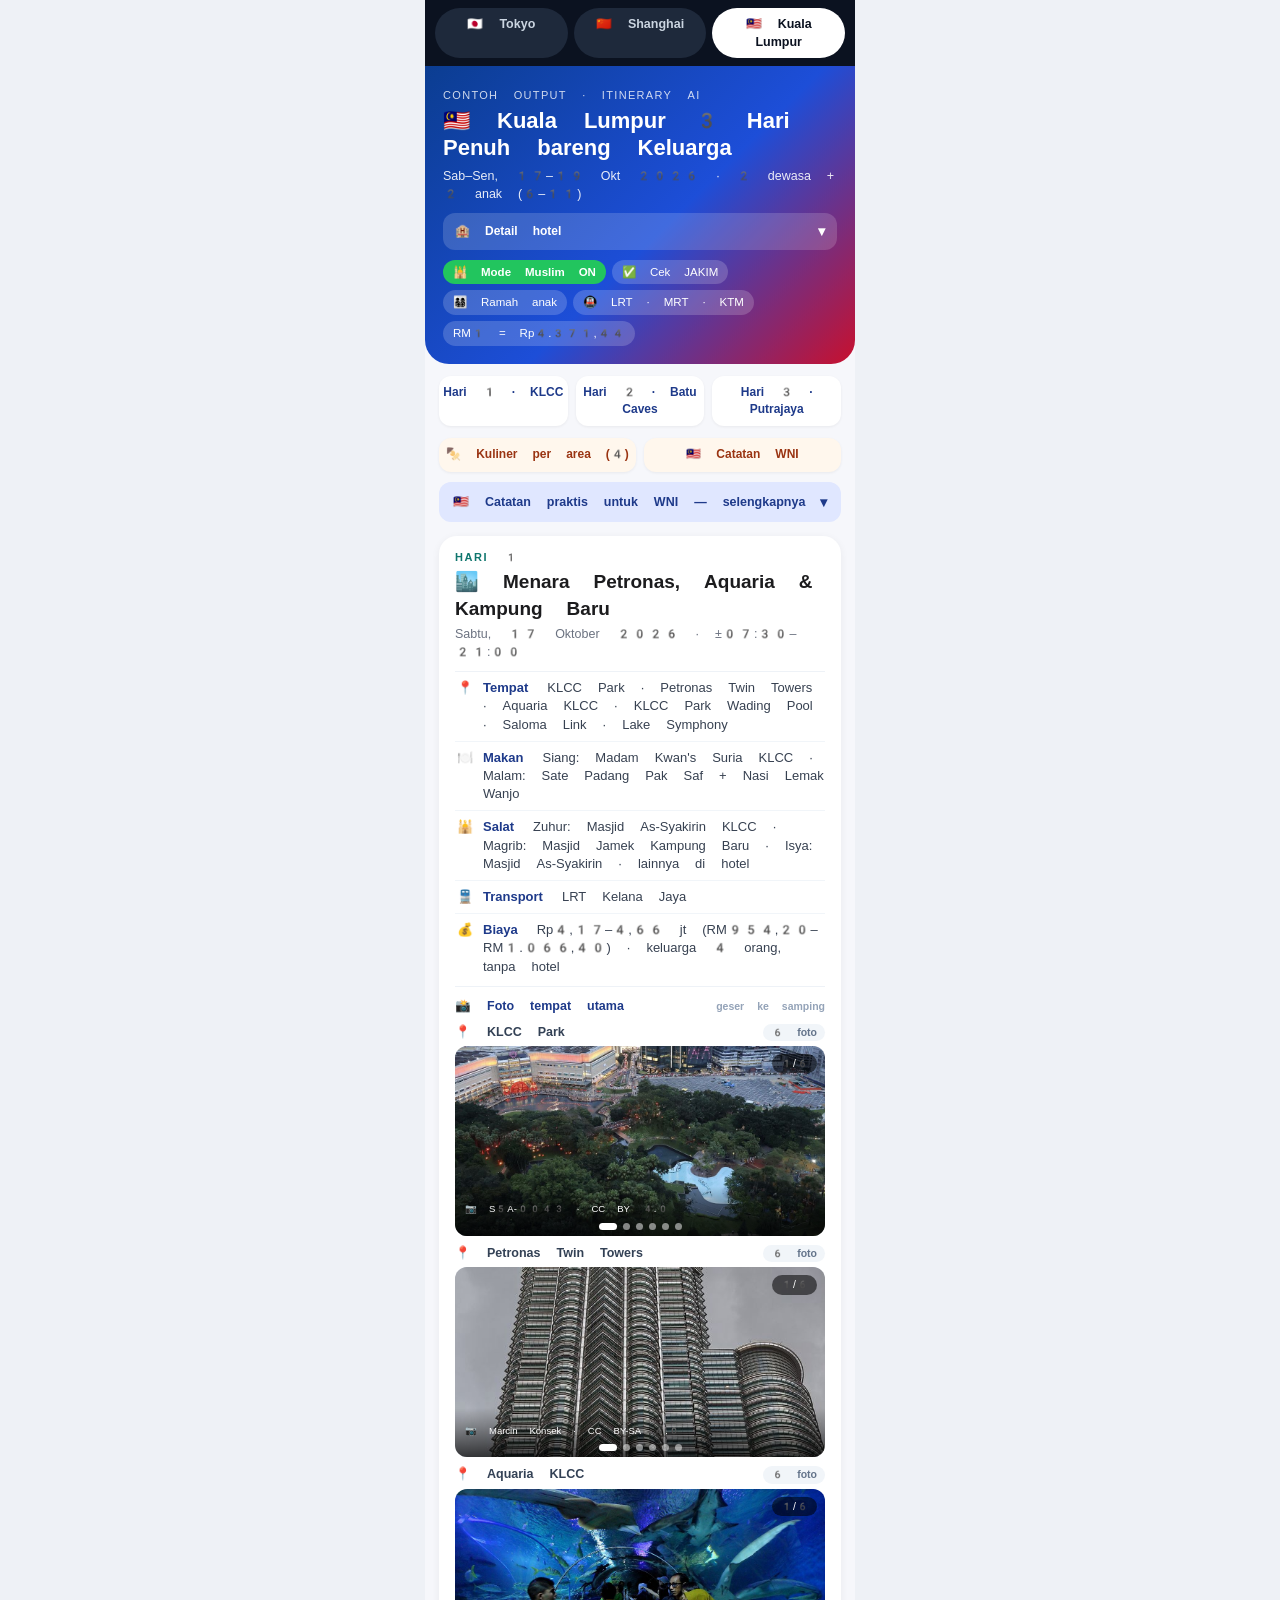
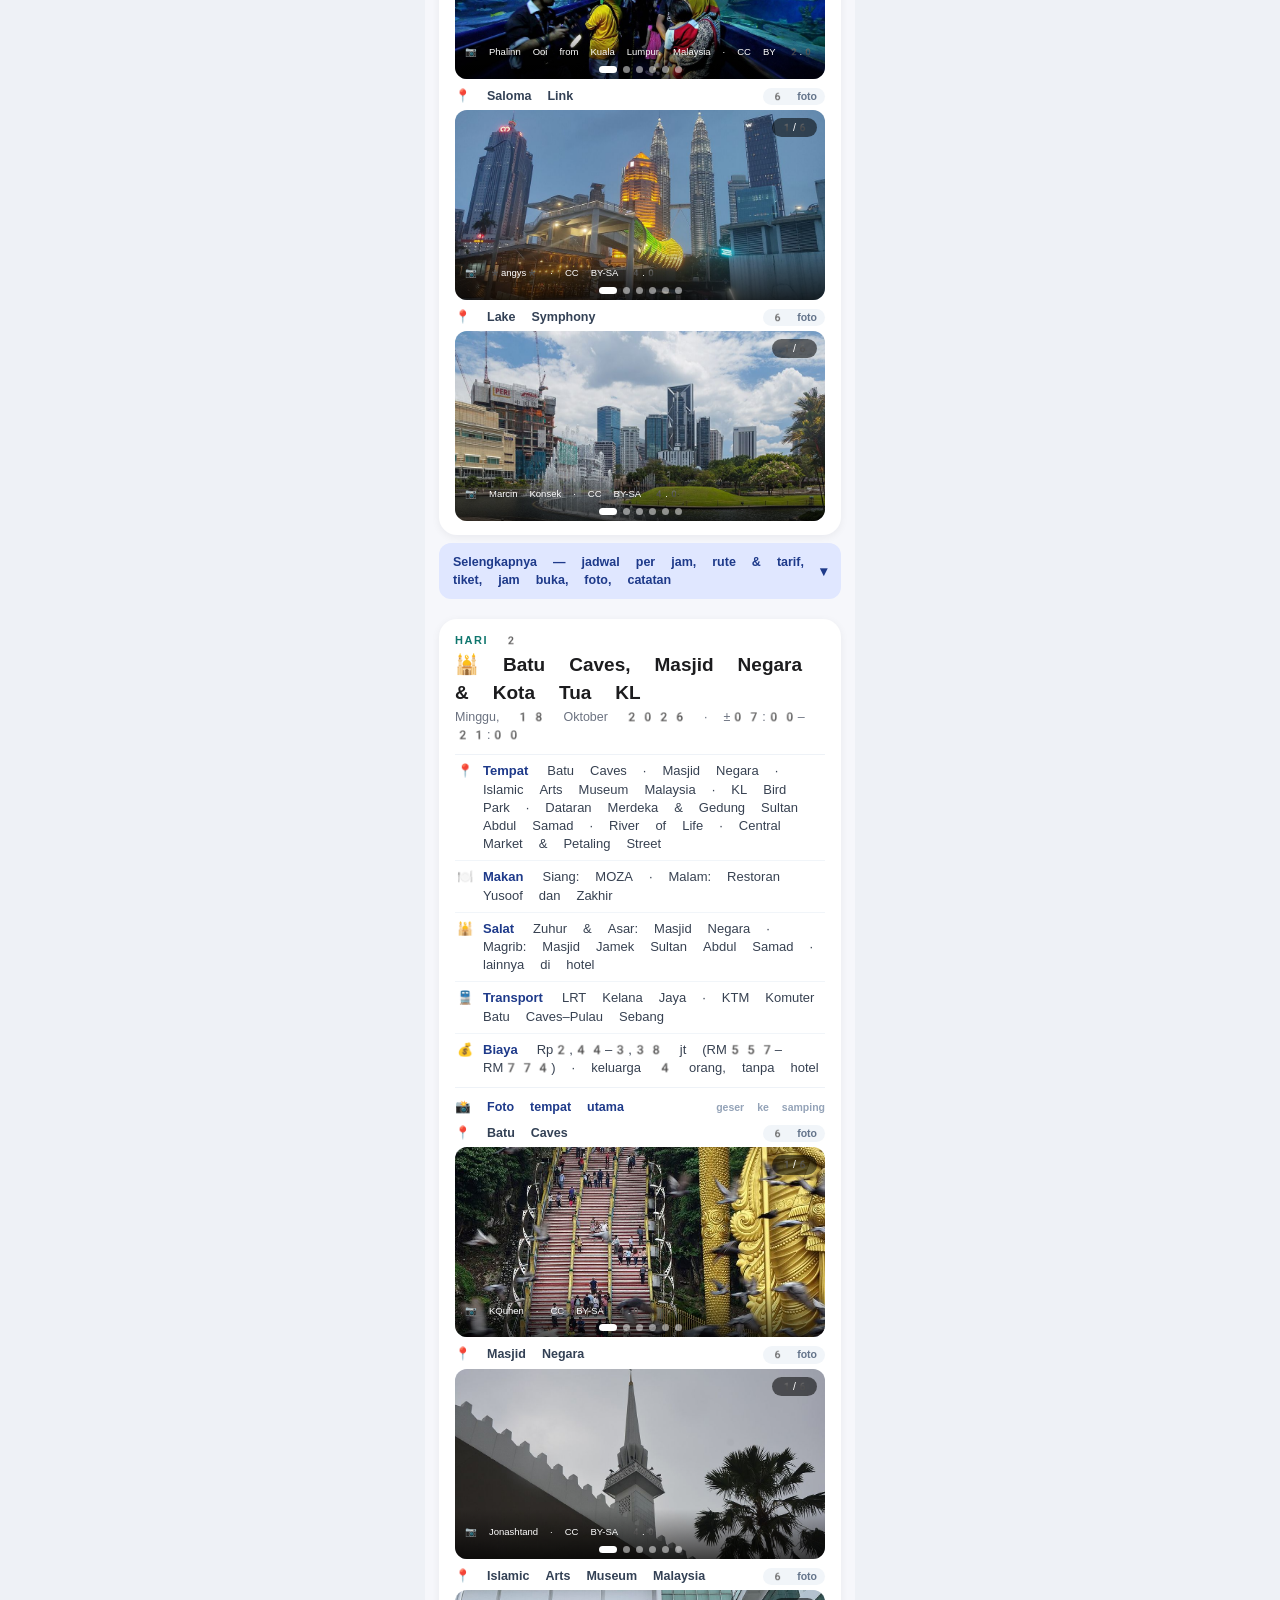
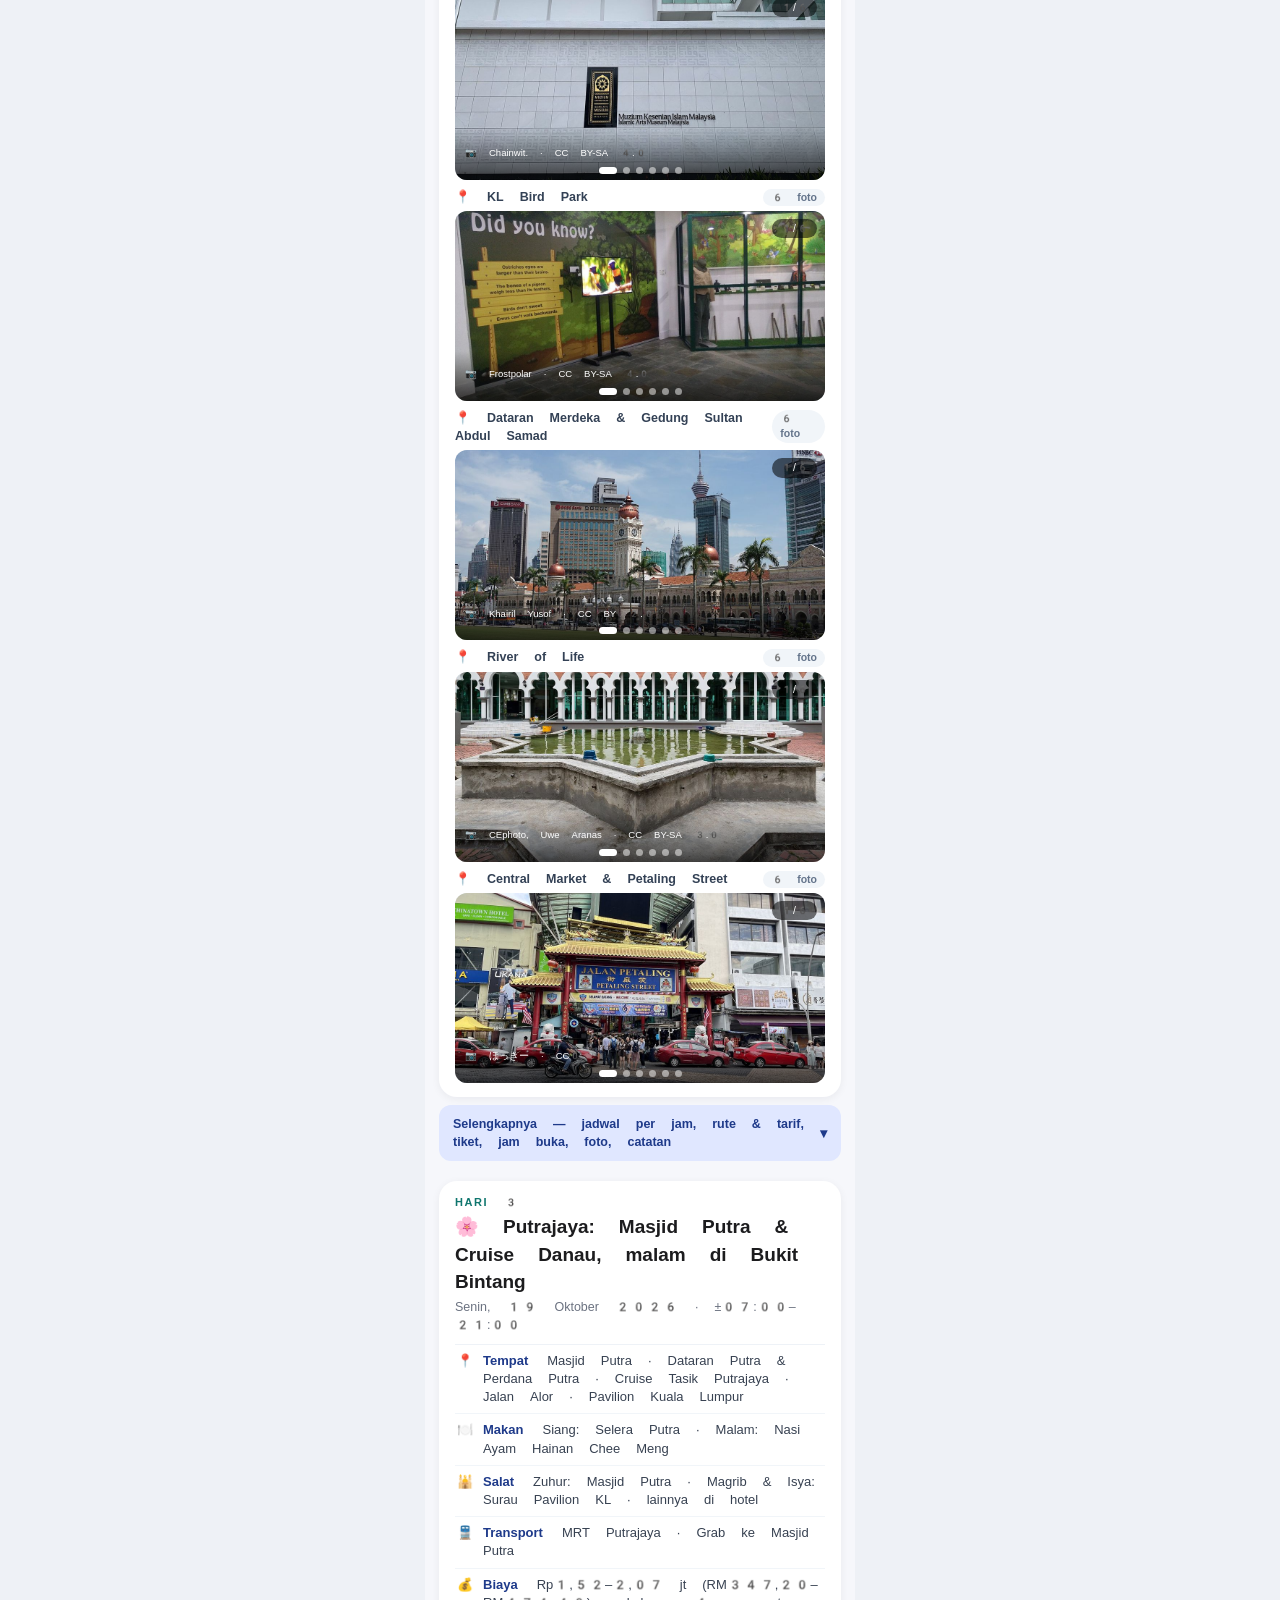
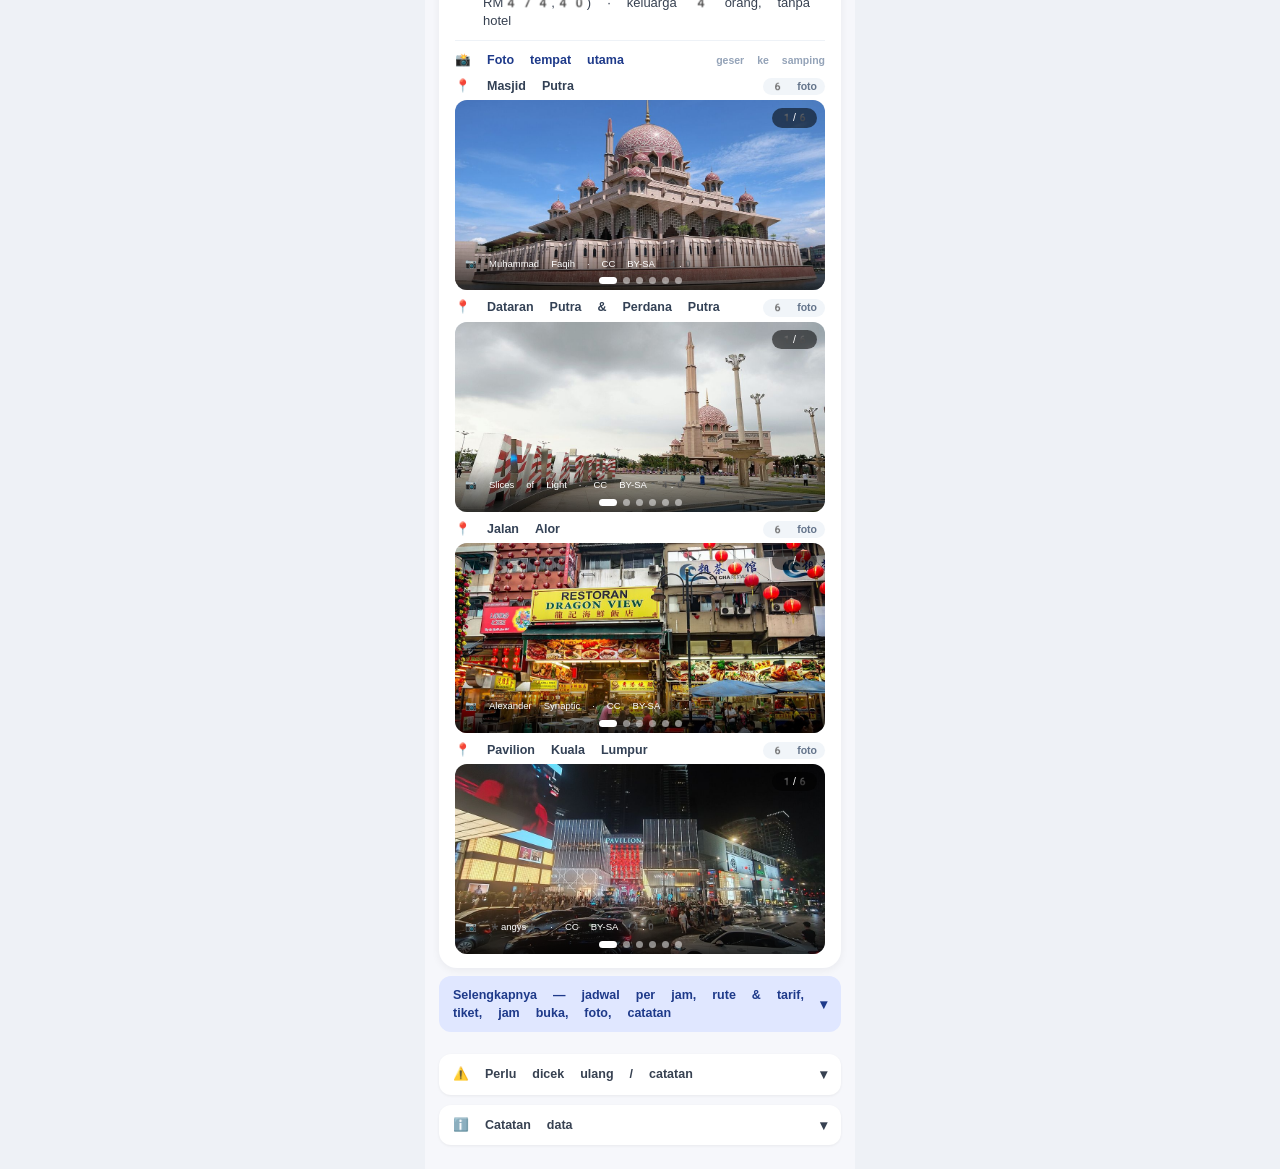
<file: kualalumpur.html>
<!doctype html><html lang="id"><head><meta charset="utf-8"><meta name="viewport" content="width=device-width,initial-scale=1"><title>Kuala Lumpur 3 Hari — Mode Muslim</title><link rel="stylesheet" href="app.css"></head><body><div class="app">
<nav class="dest"><a href="index.html" class="">🇯🇵 Tokyo</a><a href="shanghai.html" class="">🇨🇳 Shanghai</a><a href="kualalumpur.html" class="on">🇲🇾 Kuala Lumpur</a></nav>
<header class="hero kl"><div class="k">CONTOH OUTPUT · ITINERARY AI</div><h1>🇲🇾 Kuala Lumpur 3 Hari Penuh bareng Keluarga</h1>
<div class="sub">Sab–Sen, 17–19 Okt 2026 · 2 dewasa + 2 anak (6–11)</div>
<details class="more hero-more"><summary>🏨 Detail hotel</summary><div class="hotel">🏨 <b>Ascott Star KLCC Kuala Lumpur</b> · 5–7 menit jalan kaki ke Stasiun LRT KLCC lewat Avenue K; ±8 menit ke Menara Petronas (situs resmi)<br><span>Serviced apartment Studio s.d. 2 kamar (Two-Bedroom Premier: maks. 4 orang, 87 m²) — dapur lengkap, mesin cuci, kolam renang atap lt. 57, kolam &amp; taman bermain anak lt. 6. Harga kamar: tidak tercantum (cek tanggal)</span></div></details>
<div class="chips"><span class="chip on">🕌 Mode Muslim ON</span><span class="chip">✅ Cek JAKIM</span><span class="chip">👨‍👩‍👧‍👦 Ramah anak</span><span class="chip">🚇 LRT · MRT · KTM</span><span class="chip">RM1 = Rp4.371,44</span></div></header>
<div class="tabs"><a class="tab" href="#day1">Hari 1 · KLCC</a><a class="tab" href="#day2">Hari 2 · Batu Caves</a><a class="tab" href="#day3">Hari 3 · Putrajaya</a></div>
<div class="tabs"><a class="tab kl" href="kualalumpur-kuliner.html">🍢 Kuliner per area (4)</a><a class="tab kl" href="#cn">🇲🇾 Catatan WNI</a></div>
<div style="padding:0 14px" id="cn"><details class="more card-more"><summary>🇲🇾 Catatan praktis untuk WNI — selengkapnya</summary><div class="card cn-notes"><h4>🇲🇾 Catatan praktis untuk WNI</h4><div class="cn"><b>🛂 Bebas visa untuk paspor Indonesia (&lt; 1 bulan)</b>Warga negara ASEAN (kecuali Myanmar), termasuk Indonesia, tidak perlu visa untuk tinggal kurang dari 1 bulan (Imigresen Malaysia). Wisatawan asing juga wajib mengisi Malaysia Digital Arrival Card (MDAC) online, gratis, untuk setiap anggota keluarga — batas pengisian 3 hari sebelum tiba menurut panduan (belum dicek di halaman resmi).<br><a href="https://www.imi.gov.my/index.php/en/main-services/visa/visa-requirement-by-country/">www.imi.gov.my</a> · <a href="https://www.imi.gov.my/index.php/en/pengumuman/malaysia-digital-arrival-card-mdac/">www.imi.gov.my</a> · <a href="https://www.visa-requirements.io/visa-requirements/malaysia/digital-arrival-card/">www.visa-requirements.io</a></div><div class="cn"><b>💳 Bayar transit: kartu Touch &#x27;n Go atau tap kartu bank</b>Di gerbang LRT/MRT/Monorail bisa tap kartu Touch &#x27;n Go atau kartu debit/kredit Visa/Mastercard berlogo contactless; token sekali jalan juga dijual di mesin. Tarif nontunai lebih murah daripada tunai (mis. KLCC → KL Sentral RM2,10 vs RM2,40). Anak ≤6 thn gratis dengan token MyRapid Junior dari loket (tunjukkan paspor; FAQ resmi 2023). KTM Komuter memakai tiket/token terpisah.<br><a href="https://jp-web.myrapid.com.my/#/fare_calculator">jp-web.myrapid.com.my</a> · <a href="https://myrapid.com.my/wp-content/uploads/2024/01/FAQ-MyRapid-Junior.pdf">myrapid.com.my</a></div><div class="cn"><b>🚕 Grab untuk jarak pendek &amp; Putrajaya</b>Grab adalah aplikasi transportasi terbesar di Malaysia (situs hotel). Tarif berubah menurut jam &amp; permintaan — itinerary ini tidak memasukkan tarif Grab ke total biaya.<br><a href="https://www.discoverasr.com/en/ascott-the-residence/malaysia/ascott-star-klcc-kuala-lumpur">www.discoverasr.com</a></div><div class="cn"><b>🕌 Cari logo HALAL JAKIM</b>Malaysia punya sertifikasi halal pemerintah (JAKIM). Status bisa dicek di direktori MYeHALAL. Di aplikasi ini ✅ hanya dipakai bila nama perusahaan/premis ditemukan di direktori — banyak sertifikat terdaftar per PERUSAHAAN, bukan per cabang, jadi tetap lihat logo di pintu outlet. Warung Melayu di Kampung Baru umumnya tidak bersertifikat tetapi milik Muslim → 🟦.<br><a href="https://myehalal.halal.gov.my/portal-halal/v1/index.php">myehalal.halal.gov.my</a></div><div class="cn"><b>🕐 Waktu salat JAKIM &amp; zona WLY01</b>Jadwal dari e-Solat JAKIM resmi, zona WLY01 (Kuala Lumpur &amp; Putrajaya). Magrib ±19:01 dan Isya ±20:11 — lebih malam daripada di Jakarta karena zona waktu UTC+8. Masjid &amp; surau mudah ditemukan di mal (mis. Pavilion Lt. B2/3/5).<br><a href="https://www.e-solat.gov.my/">www.e-solat.gov.my</a></div></div></details></div>
<section class="day" id="day1"><div class="dayhead"><div class="dnum">HARI 1</div><div class="dtitle">🏙️ Menara Petronas, Aquaria &amp; Kampung Baru</div><div class="ddate">Sabtu, 17 Oktober 2026 · ±07:30–21:00</div><ul class="ring"><li><span class="ri">📍</span><span><b>Tempat</b> KLCC Park · Petronas Twin Towers · Aquaria KLCC · KLCC Park Wading Pool · Saloma Link · Lake Symphony</span></li><li><span class="ri">🍽️</span><span><b>Makan</b> Siang: Madam Kwan's Suria KLCC · Malam: Sate Padang Pak Saf + Nasi Lemak Wanjo</span></li><li><span class="ri">🕌</span><span><b>Salat</b> Zuhur: Masjid As-Syakirin KLCC · Magrib: Masjid Jamek Kampung Baru · Isya: Masjid As-Syakirin · lainnya di hotel</span></li><li><span class="ri">🚆</span><span><b>Transport</b> LRT Kelana Jaya</span></li><li><span class="ri">💰</span><span><b>Biaya</b> Rp4,17–4,66 jt (RM954,20–RM1.066,40) · keluarga 4 orang, tanpa hotel</span></li></ul><div class="pgal"><div class="pgal-t">📸 Foto tempat utama <span>geser ke samping</span></div><div class="pg"><div class="pgh">📍 KLCC Park<span>6 foto</span></div><div class="car pgc"><div class="track"><div class="slide"><img src="photos/kl-klccpark-1.jpg" alt="KLCC Park" loading="lazy"><div class="cred">📷 S5A-0043 · CC BY 4.0</div></div><div class="slide"><img src="photos/kl-klccpark-2.jpg" alt="KLCC Park" loading="lazy"><div class="cred">📷 Marcin Konsek · CC BY-SA 4.0</div></div><div class="slide"><img src="photos/kl-klccpark-3.jpg" alt="KLCC Park" loading="lazy"><div class="cred">📷 PulauKakatua19 · CC BY-SA 4.0</div></div><div class="slide"><img src="photos/kl-klccpark-g1.jpg" alt="KLCC Park" loading="lazy"><div class="cred">📷 Marcin Konsek · CC BY-SA 4.0</div></div><div class="slide"><img src="photos/kl-klccpark-g2.jpg" alt="KLCC Park" loading="lazy"><div class="cred">📷 Shesmax · CC BY-SA 4.0</div></div><div class="slide"><img src="photos/kl-klccpark-g3.jpg" alt="KLCC Park" loading="lazy"><div class="cred">📷 cloud.shepherd · CC BY 2.0</div></div></div><div class="dots"><span class="dot on"></span><span class="dot"></span><span class="dot"></span><span class="dot"></span><span class="dot"></span><span class="dot"></span></div><div class="cnt">1/6</div></div></div><div class="pg"><div class="pgh">📍 Petronas Twin Towers<span>6 foto</span></div><div class="car pgc"><div class="track"><div class="slide"><img src="photos/kl-petronas-1.jpg" alt="Menara Petronas" loading="lazy"><div class="cred">📷 Marcin Konsek · CC BY-SA 4.0</div></div><div class="slide"><img src="photos/kl-petronas-2.jpg" alt="Menara Petronas" loading="lazy"><div class="cred">📷 Balou46 · CC BY-SA 4.0</div></div><div class="slide"><img src="photos/kl-petronas-3.jpg" alt="Menara Petronas" loading="lazy"><div class="cred">📷 Jorge Láscar from Melbourne, Australia · CC BY 2.0</div></div><div class="slide"><img src="photos/kl-petronas-g1.jpg" alt="Menara Petronas" loading="lazy"><div class="cred">📷 James Kerwin from Tbilisi · CC BY 2.0</div></div><div class="slide"><img src="photos/kl-petronas-g2.jpg" alt="Menara Petronas" loading="lazy"><div class="cred">📷 cloud.shepherd · CC BY 2.0</div></div><div class="slide"><img src="photos/kl-petronas-g3.jpg" alt="Menara Petronas" loading="lazy"><div class="cred">📷 Takeshi Aida from Hong Kong, Hong Kong · CC BY-SA 2.0</div></div></div><div class="dots"><span class="dot on"></span><span class="dot"></span><span class="dot"></span><span class="dot"></span><span class="dot"></span><span class="dot"></span></div><div class="cnt">1/6</div></div></div><div class="pg"><div class="pgh">📍 Aquaria KLCC<span>6 foto</span></div><div class="car pgc"><div class="track"><div class="slide"><img src="photos/kl-aquaria-1.jpg" alt="Aquaria KLCC" loading="lazy"><div class="cred">📷 Phalinn Ooi from Kuala Lumpur, Malaysia · CC BY 2.0</div></div><div class="slide"><img src="photos/kl-aquaria-2.jpg" alt="Aquaria KLCC" loading="lazy"><div class="cred">📷 Phalinn Ooi from Kuala Lumpur, Malaysia · CC BY 2.0</div></div><div class="slide"><img src="photos/kl-aquaria-3.jpg" alt="Aquaria KLCC" loading="lazy"><div class="cred">📷 SAM Cheong · CC BY-SA 2.0</div></div><div class="slide"><img src="photos/kl-aquaria-g1.jpg" alt="Aquaria KLCC" loading="lazy"><div class="cred">📷 Shahnoor Habib Munmun · CC BY 3.0</div></div><div class="slide"><img src="photos/kl-aquaria-g2.jpg" alt="Aquaria KLCC" loading="lazy"><div class="cred">📷 Shahnoor Habib Munmun · CC BY 3.0</div></div><div class="slide"><img src="photos/kl-aquaria-g3.jpg" alt="Aquaria KLCC" loading="lazy"><div class="cred">📷 Only Truth · Public domain</div></div></div><div class="dots"><span class="dot on"></span><span class="dot"></span><span class="dot"></span><span class="dot"></span><span class="dot"></span><span class="dot"></span></div><div class="cnt">1/6</div></div></div><div class="pg"><div class="pgh">📍 Saloma Link<span>6 foto</span></div><div class="car pgc"><div class="track"><div class="slide"><img src="photos/kl-saloma-1.jpg" alt="Saloma Link" loading="lazy"><div class="cred">📷 *angys* · CC BY-SA 4.0</div></div><div class="slide"><img src="photos/kl-saloma-2.jpg" alt="Saloma Link" loading="lazy"><div class="cred">📷 Azizibasri Mograph · CC BY 3.0</div></div><div class="slide"><img src="photos/kl-saloma-3.jpg" alt="Saloma Link" loading="lazy"><div class="cred">📷 *angys* · CC BY-SA 4.0</div></div><div class="slide"><img src="photos/kl-saloma-g1.jpg" alt="Saloma Link" loading="lazy"><div class="cred">📷 Sheikh Izham from Malaysia · CC BY 2.0</div></div><div class="slide"><img src="photos/kl-saloma-g2.jpg" alt="Saloma Link" loading="lazy"><div class="cred">📷 Sheikh Izham from Malaysia · CC BY 2.0</div></div><div class="slide"><img src="photos/kl-saloma-g3.jpg" alt="Saloma Link" loading="lazy"><div class="cred">📷 Sheikh Izham from Malaysia · CC BY 2.0</div></div></div><div class="dots"><span class="dot on"></span><span class="dot"></span><span class="dot"></span><span class="dot"></span><span class="dot"></span><span class="dot"></span></div><div class="cnt">1/6</div></div></div><div class="pg"><div class="pgh">📍 Lake Symphony<span>6 foto</span></div><div class="car pgc"><div class="track"><div class="slide"><img src="photos/kl-symphony-1.jpg" alt="Lake Symphony" loading="lazy"><div class="cred">📷 Marcin Konsek · CC BY-SA 4.0</div></div><div class="slide"><img src="photos/kl-symphony-2.jpg" alt="Lake Symphony" loading="lazy"><div class="cred">📷 Kondephy · CC BY-SA 4.0</div></div><div class="slide"><img src="photos/kl-symphony-3.jpg" alt="Lake Symphony" loading="lazy"><div class="cred">📷 arches · CC BY-SA 3.0</div></div><div class="slide"><img src="photos/kl-symphony-g1.jpg" alt="Lake Symphony" loading="lazy"><div class="cred">📷 Kondephy · CC BY-SA 4.0</div></div><div class="slide"><img src="photos/kl-symphony-g2.jpg" alt="Lake Symphony" loading="lazy"><div class="cred">📷 Takeshi Aida from Hong Kong, Hong Kong · CC BY-SA 2.0</div></div><div class="slide"><img src="photos/kl-symphony-g3.jpg" alt="Lake Symphony" loading="lazy"><div class="cred">📷 Marufish from Alor Setar, Malaysia · CC BY-SA 2.0</div></div></div><div class="dots"><span class="dot on"></span><span class="dot"></span><span class="dot"></span><span class="dot"></span><span class="dot"></span><span class="dot"></span></div><div class="cnt">1/6</div></div></div></div></div>
<details class="more"><summary>Selengkapnya — jadwal per jam, rute & tarif, tiket, jam buka, foto, catatan</summary><div class="more-body">
<div class="prayer"><div class="ptitle">🕌 Salat hari ini · JAKIM (WLY01) · di mana salatnya</div><div class="prow"><div class="pt"><div class="pn">Subuh</div><div class="pv">05:50</div><div class="pw">Hotel</div></div><div class="pt"><div class="pn">Zuhur</div><div class="pv">13:01</div><div class="pw">Masjid As-Syakirin KLCC</div></div><div class="pt"><div class="pn">Asar</div><div class="pv">16:18</div><div class="pw">Hotel (istirahat siang)</div></div><div class="pt"><div class="pn">Magrib</div><div class="pv">19:01</div><div class="pw">Masjid Jamek Kampung Baru</div></div><div class="pt"><div class="pn">Isya</div><div class="pv">20:11</div><div class="pw">Masjid As-Syakirin (sebelum air mancur 20:30)</div></div></div></div><div class="timeline"><div class="stop start"><div class="sbody"><div class="time">🏨 07:30–08:15</div>
<h3>Sarapan di apartemen — Ascott Star KLCC Kuala Lumpur</h3><p>Sarapan di apartemen (dapur lengkap): roti, telur, buah, susu dari supermarket — di Malaysia cari logo HALAL JAKIM di kemasan. Sarapan kontinental hotel tersedia dengan biaya tambahan; status halalnya belum diverifikasi. Asumsi: tiba &amp; check-in sehari sebelumnya (check-in mulai 15:00).</p></div></div><div class="leg walk"><div class="rail"></div><div class="legbody">🚶 <b>12 mnt</b> <span class=est>est.</span><span class="wtext">Hotel → KLCC Park (±880 m)</span></div></div><div class="stop spot"><div class="car" id="c2"><div class="track"><div class="slide"><img src="photos/kl-klccpark-1.jpg" alt="KLCC Park" loading="lazy"><div class="cred">📷 S5A-0043 · CC BY 4.0</div></div><div class="slide"><img src="photos/kl-klccpark-2.jpg" alt="KLCC Park" loading="lazy"><div class="cred">📷 Marcin Konsek · CC BY-SA 4.0</div></div><div class="slide"><img src="photos/kl-klccpark-3.jpg" alt="KLCC Park" loading="lazy"><div class="cred">📷 PulauKakatua19 · CC BY-SA 4.0</div></div><div class="slide"><img src="photos/kl-klccpark-g1.jpg" alt="KLCC Park" loading="lazy"><div class="cred">📷 Marcin Konsek · CC BY-SA 4.0</div></div><div class="slide"><img src="photos/kl-klccpark-g2.jpg" alt="KLCC Park" loading="lazy"><div class="cred">📷 Shesmax · CC BY-SA 4.0</div></div><div class="slide"><img src="photos/kl-klccpark-g3.jpg" alt="KLCC Park" loading="lazy"><div class="cred">📷 cloud.shepherd · CC BY 2.0</div></div></div><div class="dots"><span class="dot on"></span><span class="dot"></span><span class="dot"></span><span class="dot"></span><span class="dot"></span><span class="dot"></span></div><div class="cnt">1/6</div></div><div class="sbody"><div class="time">📍 08:30–09:10</div>
<h3>KLCC Park — taman di kaki Menara Petronas</h3><div class="rate"><span class="stars">★★★★★</span> <b>4.7</b> <span class="rsrc">Google Maps · 64.227 ulasan</span></div><p>Taman kota di bawah Menara Petronas dengan jalur joging, taman bermain anak &amp; danau. Pagi hari masih sejuk dan sepi — waktu terbaik untuk foto keluarga dengan latar Menara Kembar.</p><div class="ticket"><div class="tk-free">🎟️ Gratis</div><div class="tk-row">⏰ 06:00–22:00 setiap hari (Google Maps)</div><div class="tk-row ">📅 Tidak perlu</div></div><div class="src">Sumber: <a href="https://en.wikipedia.org/wiki/Petronas_Towers#KLCC_Park">en.wikipedia.org</a></div></div></div><div class="leg walk"><div class="rail"></div><div class="legbody">🚶 <b>7 mnt</b> <span class=est>est.</span><span class="wtext">KLCC Park → pintu masuk Petronas Twin Towers (Concourse Level, Suria KLCC) — tiba 15 menit sebelum slot</span></div></div><div class="stop spot"><div class="car" id="c3"><div class="track"><div class="slide"><img src="photos/kl-petronas-1.jpg" alt="Menara Petronas" loading="lazy"><div class="cred">📷 Marcin Konsek · CC BY-SA 4.0</div></div><div class="slide"><img src="photos/kl-petronas-2.jpg" alt="Menara Petronas" loading="lazy"><div class="cred">📷 Balou46 · CC BY-SA 4.0</div></div><div class="slide"><img src="photos/kl-petronas-3.jpg" alt="Menara Petronas" loading="lazy"><div class="cred">📷 Jorge Láscar from Melbourne, Australia · CC BY 2.0</div></div><div class="slide"><img src="photos/kl-petronas-g1.jpg" alt="Menara Petronas" loading="lazy"><div class="cred">📷 James Kerwin from Tbilisi · CC BY 2.0</div></div><div class="slide"><img src="photos/kl-petronas-g2.jpg" alt="Menara Petronas" loading="lazy"><div class="cred">📷 cloud.shepherd · CC BY 2.0</div></div><div class="slide"><img src="photos/kl-petronas-g3.jpg" alt="Menara Petronas" loading="lazy"><div class="cred">📷 Takeshi Aida from Hong Kong, Hong Kong · CC BY-SA 2.0</div></div></div><div class="dots"><span class="dot on"></span><span class="dot"></span><span class="dot"></span><span class="dot"></span><span class="dot"></span><span class="dot"></span></div><div class="cnt">1/6</div></div><div class="sbody"><div class="time">📍 09:15–10:30</div>
<h3>Petronas Twin Towers — Skybridge (lt. 41/42) &amp; Observation Deck lt. 86</h3><div class="rate"><span class="stars">★★★★★</span> <b>4.7</b> <span class="rsrc">Google Maps · 105.479 ulasan</span></div><p>Menara kembar setinggi 452 m. Tiket normal sudah termasuk Skybridge dan dek observasi lantai 86. Dijadwalkan hari Sabtu karena Senin 19 Okt 2026 TUTUP (daftar tanggal tutup resmi). Ambil slot paling pagi (09:00/09:30) agar tidak antre.</p><div class="ticket"><div class="tk-grid"><div><div class="tl">Dewasa</div><div class="tv">RM137</div><div class="ti">Rp598.887</div></div>
<div><div class="tl">Anak · 2–12 thn</div><div class="tv">RM69</div><div class="ti">Rp301.629</div></div></div><div class="tk-x">Tarif akhir pekan &#x27;General Admission&#x27; (non-MyKad). Hari kerja: dewasa RM127 / anak RM65. &lt;2 thn gratis. Tiket tidak bisa refund.</div><div class="tk-row">⏰ Sel–Min 09:00–22:30 (masuk terakhir 21:30) · Senin hanya buka Senin ke-2, ke-4, ke-5 · tutup 19 Okt 2026</div><div class="tk-row must">📅 Disarankan beli online (eticket2.petronastwintowers.com.my) — slot jam, datang 15 mnt sebelumnya</div></div><div class="badge muslim">🕌 Makanan &amp; minuman tidak boleh dibawa masuk; semua tas melewati pemindai. Durasi kunjungan ±45–60 mnt (est.).</div><div class="src">Sumber: <a href="https://en.wikipedia.org/wiki/Petronas_Towers">en.wikipedia.org</a> · <a href="https://www.petronastwintowers.com.my/plan-your-visit/admission-ticketing/">www.petronastwintowers.com.my</a></div></div></div><div class="leg walk"><div class="rail"></div><div class="legbody">🚶 <b>8 mnt</b> <span class=est>est.</span><span class="wtext">Suria KLCC → Aquaria KLCC lewat jalur pejalan kaki ke Kuala Lumpur Convention Centre (±640 m)</span></div></div><div class="stop spot"><div class="car" id="c4"><div class="track"><div class="slide"><img src="photos/kl-aquaria-1.jpg" alt="Aquaria KLCC" loading="lazy"><div class="cred">📷 Phalinn Ooi from Kuala Lumpur, Malaysia · CC BY 2.0</div></div><div class="slide"><img src="photos/kl-aquaria-2.jpg" alt="Aquaria KLCC" loading="lazy"><div class="cred">📷 Phalinn Ooi from Kuala Lumpur, Malaysia · CC BY 2.0</div></div><div class="slide"><img src="photos/kl-aquaria-3.jpg" alt="Aquaria KLCC" loading="lazy"><div class="cred">📷 SAM Cheong · CC BY-SA 2.0</div></div><div class="slide"><img src="photos/kl-aquaria-g1.jpg" alt="Aquaria KLCC" loading="lazy"><div class="cred">📷 Shahnoor Habib Munmun · CC BY 3.0</div></div><div class="slide"><img src="photos/kl-aquaria-g2.jpg" alt="Aquaria KLCC" loading="lazy"><div class="cred">📷 Shahnoor Habib Munmun · CC BY 3.0</div></div><div class="slide"><img src="photos/kl-aquaria-g3.jpg" alt="Aquaria KLCC" loading="lazy"><div class="cred">📷 Only Truth · Public domain</div></div></div><div class="dots"><span class="dot on"></span><span class="dot"></span><span class="dot"></span><span class="dot"></span><span class="dot"></span><span class="dot"></span></div><div class="cnt">1/6</div></div><div class="sbody"><div class="time">📍 10:40–12:20</div>
<h3>Aquaria KLCC — terowongan bawah air 90 m</h3><div class="rate"><span class="stars">★★★★☆</span> <b>4.3</b> <span class="rsrc">Google Maps · 41.359 ulasan</span></div><p>Akuarium di basement Kuala Lumpur Convention Centre: terowongan dengan hiu, pari &amp; penyu, zona sentuh untuk anak. Pas untuk menghindari panas siang.</p><div class="ticket"><div class="tk-grid"><div><div class="tl">Dewasa</div><div class="tv">RM85</div><div class="ti">Rp371.572</div></div>
<div><div class="tl">Anak · 3–12 thn</div><div class="tv">RM75</div><div class="ti">Rp327.858</div></div></div><div class="tk-x">Harga akhir pekan non-Malaysia menurut panduan tiket (kualalumpuraquarium.com); situs tiket resmi menulis &#x27;mulai RM82&#x27; — rincian resmi per kategori belum bisa dibaca. 0–2 thn gratis.</div><div class="tk-row">⏰ Sab–Min 09:00–21:00 · Sen–Jum 10:00–20:00 (Google Maps)</div><div class="tk-row ">📅 Online di tickets.aquariaklcc.com atau loket</div></div><div class="src">Sumber: <a href="https://en.wikipedia.org/wiki/Aquaria_KLCC">en.wikipedia.org</a> · <a href="https://tickets.aquariaklcc.com/">tickets.aquariaklcc.com</a> · <a href="https://kualalumpuraquarium.com/guides/aquaria-klcc-ticket-prices/">kualalumpuraquarium.com</a></div></div></div><div class="leg walk"><div class="rail"></div><div class="legbody">🚶 <b>8 mnt</b> <span class=est>est.</span><span class="wtext">Aquaria → Madam Kwan&#x27;s, Lot 420-421 Lt. 4 Suria KLCC</span></div></div><div class="stop food"><div class="nophoto">Belum ada foto berlisensi bebas</div><div class="sbody"><div class="time">🍽️ 12:30–13:20</div>
<h3>Makan siang: Madam Kwan&#x27;s Suria KLCC — masakan Malaysia</h3><div class="rate"><span class="stars">★★★★☆</span> <b>4.3</b> <span class="rsrc">Google Maps · jml. ulasan tidak tampil</span><span class=rnote> · jumlah ulasan tidak tampil di Google Maps</span></div><p>Restoran keluarga legendaris KL untuk &#x27;sampler&#x27; masakan Malaysia: nasi lemak, Nasi Bojari tiga warna khas mereka, laksa, satay, cendol. Porsi besar — bisa berbagi dengan anak.</p><div class="badge halal">🕌 Halal tersertifikasi JAKIM — sertifikat atas nama perusahaan pengelola (Suez Top Ventures Sdn Bhd) di direktori MYeHALAL; sertifikat outlet Suria KLCC belum dicek satu per satu. Lihat logo JAKIM di pintu.</div><div class="menu"><div class="mh">🍴 Menu pilihan <span>⏰ jam buka belum terverifikasi (Suria KLCC 10:00–22:00)</span></div><div class="mi"><span>Nasi lemak ayam kari</span><b>RM25,04</b><i>Rp109.461</i></div><div class="mi"><span>Nasi lemak rendang daging</span><b>RM27,21</b><i>Rp118.947</i></div><div class="mi"><span>Nasi Bojari™</span><b>RM34,90</b><i>Rp152.563</i></div><div class="mi"><span>Satay 6 tusuk</span><b>RM23,95</b><i>Rp104.696</i></div><div class="mi"><span>Curry laksa</span><b>RM22,82</b><i>Rp99.756</i></div><div class="mnote">Harga = menu pesan-online resmi (dicek 8 Okt 2026); harga makan di tempat bisa berbeda. <a href="https://www.madamkwans.com.my/order/menu">Info ↗</a></div></div><div class="src">Sumber: <a href="https://www.madamkwans.com.my/order/menu">www.madamkwans.com.my</a> · <a href="https://myehalal.halal.gov.my/portal-halal/v1/index.php">myehalal.halal.gov.my</a></div></div></div><div class="kul" id="kul-klcc"><div class="kt">🍢 Kuliner Must Try · KLCC &amp; Jalan Ampang</div><div class="ksub">Jarak jalan kaki dari Suria KLCC <span class="est">est.</span> · Mode Muslim: item halal di atas, non-halal tetap ditandai ⚠️</div>
<div class="mtl"><div class="mt"><div class="kimg none">Tanpa foto</div><div class="mtb"><div class="mtd">Nasi Bojari™ (nasi tiga warna)</div><div class="mts">📍 Madam Kwan&#x27;s, Lot 420-421 Lt. 4 Suria KLCC</div>
<div class="mtp"><b>RM34,90</b> <span class="idr">≈ Rp152.563</span> <span class="pn">· menu pesan-online resmi; harga makan di tempat bisa beda</span></div><div class="mtr"><span class="rate"><span class="stars">★</span> <b>4.3</b> <span class="rsrc">Google Maps · jml. ulasan tidak tampil</span></span> <span class="wk">🚶 1 mnt</span></div>
<div class="hp h-cert">✅ Halal tersertifikasi</div><div class="hn">JAKIM — sertifikat JAKIM atas nama perusahaan pengelola (Suez Top Ventures Sdn Bhd) di MYeHALAL; sertifikat outlet ini belum dicek satu per satu.</div><div class="kh">⏰ jam outlet belum terverifikasi (mal 10:00–22:00)</div></div></div><div class="mt"><div class="kimg"><img src="photos/klfood-nasilemak.jpg" alt="Nasi lemak ayam kari"><span class="ill">ilustrasi</span></div><div class="mtb"><div class="mtd">Nasi lemak ayam kari</div><div class="mts">📍 Madam Kwan&#x27;s Suria KLCC</div>
<div class="mtp"><b>RM25,04</b> <span class="idr">≈ Rp109.461</span> <span class="pn">· menu pesan-online resmi</span></div><div class="mtr"><span class="rate"><span class="stars">★</span> <b>4.3</b> <span class="rsrc">Google Maps · jml. ulasan tidak tampil</span></span> <span class="wk">🚶 1 mnt</span></div>
<div class="hp h-cert">✅ Halal tersertifikasi</div><div class="hn">JAKIM — sertifikat JAKIM atas nama perusahaan pengelola (Suez Top Ventures Sdn Bhd) di MYeHALAL; sertifikat outlet ini belum dicek satu per satu.</div><div class="kh">⏰ jam outlet belum terverifikasi (mal 10:00–22:00)</div><div class="kcred">📷 Foto ilustrasi hidangan: Jpatokal · CC BY-SA 4.0</div></div></div><div class="mt"><div class="kimg"><img src="photos/klfood-nasikandar.jpg" alt="Nasi kandar (nasi + ayam + sayur, siram kuah campur)"><span class="ill">ilustrasi</span></div><div class="mtb"><div class="mtd">Nasi kandar (nasi + ayam + sayur, siram kuah campur)</div><div class="mts">📍 Restoran Nasi Kandar Pelita, Jalan Ampang</div>
<div class="mtp"><b>±RM16,30</b> <span class="idr">≈ Rp71.254</span> <span class="pn">· harga di aplikasi pesan-antar (foodpanda) — makan di tempat biasanya lebih murah</span></div><div class="mtr"><span class="rate"><span class="stars">★</span> <b>4.1</b> <span class="rsrc">Google Maps · 11.866</span></span> <span class="wk">🚶 8 mnt</span></div>
<div class="hp h-cert">✅ Halal tersertifikasi</div><div class="hn">JAKIM — sertifikat JAKIM atas nama perusahaan pengelola (Nasi Kandar Pelita Sdn Bhd) di MYeHALAL; sertifikat outlet ini belum dicek satu per satu. Alamat: 113 Jln Ampang (Google Maps) vs 149 Jln Ampang (foodpanda).</div><div class="kh">⏰ 24 jam</div><div class="kcred">📷 Foto ilustrasi hidangan: Raflinoer32 · CC BY-SA 4.0</div></div></div><div class="mt"><div class="kimg"><img src="photos/klfood-roti-teh.jpg" alt="Roti canai + teh tarik"><span class="ill">ilustrasi</span></div><div class="mtb"><div class="mtd">Roti canai + teh tarik</div><div class="mts">📍 Restoran Nasi Kandar Pelita, Jalan Ampang</div>
<div class="mtp"><b style="font-weight:600;color:#6b7280">harga belum terverifikasi</b></div><div class="mtr"><span class="rate"><span class="stars">★</span> <b>4.1</b> <span class="rsrc">Google Maps · 11.866</span></span> <span class="wk">🚶 8 mnt</span></div>
<div class="hp h-cert">✅ Halal tersertifikasi</div><div class="hn">JAKIM — sertifikat JAKIM atas nama perusahaan pengelola (Nasi Kandar Pelita Sdn Bhd) di MYeHALAL; sertifikat outlet ini belum dicek satu per satu.</div><div class="kh">⏰ 24 jam</div><div class="kcred">📷 Foto ilustrasi hidangan: Sam Hidayat · CC BY-SA 4.0</div></div></div><div class="mt"><div class="kimg none">Tanpa foto</div><div class="mtb"><div class="mtd">Ahh-Yum Signature Spaghetti (fusion Malaysia)</div><div class="mts">📍 Ahh-Yum by Kampong Kravers, Lot F223 Lt. 2 Suria KLCC</div>
<div class="mtp"><b style="font-weight:600;color:#6b7280">harga belum terverifikasi</b></div><div class="mtr"><span class="rate"><span class="stars">★</span> <b>3.8</b> <span class="rsrc">Google Maps · 106</span></span> <span class="wk">🚶 1 mnt</span></div>
<div class="hp h-cert">✅ Halal tersertifikasi</div><div class="hn">JAKIM — menu &#x27;Ahh-Yum Signature Spaghetti&#x27; tercantum di daftar produk Kampong Kravers (M) Sdn Bhd; outlet belum dicek satu per satu.</div><div class="kh">⏰ jam outlet belum terverifikasi (mal 10:00–22:00)</div></div></div></div><div class="kt2">🍽️ Kuliner Sekitar · Suria KLCC &amp; Jalan Ampang</div><div class="chips2"><button class="fchip on" data-f="all">Semua</button><button class="fchip" data-f="halal">Halal</button><button class="fchip" data-f="nasi">Nasi &amp; Mi</button><button class="fchip" data-f="sate">Sate/Bakar</button><button class="fchip" data-f="dessert">Dessert &amp; Minuman</button><button class="fchip" data-f="murah">Murah (&lt;RM15)</button></div><div class="nbl"><div class="nb" data-tags="halal nasi sate dessert"><div class="nbh"><a href="https://www.madamkwans.com.my/order/menu">Madam Kwan&#x27;s Suria KLCC</a><span class="wk">🚶 1 mnt</span></div>
<div class="nbc">Masakan Malaysia: nasi lemak, laksa, satay · <b>RM21–35/porsi</b></div><div class="mtr"><span class="rate"><span class="stars">★</span> <b>4.3</b> <span class="rsrc">Google Maps · jml. ulasan tidak tampil</span></span> <span class="kh">⏰ mal 10:00–22:00</span></div>
<div class="hp h-cert">✅ Halal tersertifikasi</div><div class="hn">JAKIM (sertifikat perusahaan).</div></div><div class="nb" data-tags="halal nasi dessert"><div class="nbh"><a href="https://www.google.com/maps/place/Ahh-Yum+(Suria+KLCC)/@3.1574943,101.7117872,17z">Ahh-Yum by Kampong Kravers (Suria KLCC)</a><span class="wk">🚶 1 mnt</span></div>
<div class="nbc">Fusion Malaysia &amp; kue · <b>harga belum terverifikasi</b></div><div class="mtr"><span class="rate"><span class="stars">★</span> <b>3.8</b> <span class="rsrc">Google Maps · 106</span></span> <span class="kh">⏰ mal 10:00–22:00</span></div>
<div class="hp h-cert">✅ Halal tersertifikasi</div><div class="hn">JAKIM (sertifikat perusahaan Kampong Kravers).</div></div><div class="nb" data-tags="halal dessert"><div class="nbh"><a href="https://www.google.com/maps/place/Secret+Recipe+Suria+KLCC/@3.1569962,101.7113463,17z">Secret Recipe (Concourse, Suria KLCC)</a><span class="wk">🚶 2 mnt</span></div>
<div class="nbc">Kue &amp; kafe · <b>harga belum terverifikasi</b></div><div class="mtr"><span class="rate"><span class="stars">★</span> <b>3.8</b> <span class="rsrc">Google Maps · 391</span></span> <span class="kh">⏰ 10:00–22:00</span></div>
<div class="hp h-cert">✅ Halal tersertifikasi</div><div class="hn">JAKIM (sertifikat perusahaan Secret Recipe Cakes &amp; Cafe Sdn Bhd).</div></div><div class="nb" data-tags="halal nasi murah"><div class="nbh"><a href="https://www.foodpanda.my/restaurant/o0rc/nasi-kandar-pelita-jalan-ampang/reviews">Restoran Nasi Kandar Pelita (Jalan Ampang)</a><span class="wk">🚶 8 mnt</span></div>
<div class="nbc">Mamak: nasi kandar, roti canai, teh tarik · <b>±RM10–16</b></div><div class="mtr"><span class="rate"><span class="stars">★</span> <b>4.1</b> <span class="rsrc">Google Maps · 11.866</span></span> <span class="kh">⏰ 24 jam</span></div>
<div class="hp h-cert">✅ Halal tersertifikasi</div><div class="hn">JAKIM (sertifikat perusahaan).</div></div><div class="nb" data-tags="nasi"><div class="nbh"><a href="https://www.google.com/maps/place/DIN+by+Din+Tai+Fung+at+Suria+KLCC+%5BNo+Pork+No+Lard%5D/@3.1569888,101.7114218,17z">DIN by Din Tai Fung (Suria KLCC)</a><span class="wk">🚶 2 mnt</span></div>
<div class="nbc">Taiwan: xiao long bao ayam, mi · <b>harga belum terverifikasi</b></div><div class="mtr"><span class="rate"><span class="stars">★</span> <b>4.3</b> <span class="rsrc">Google Maps · 1.454</span></span> <span class="kh">⏰ 10:30–21:30</span></div>
<div class="hp h-no">⚠️ Tidak halal / perlu cek</div><div class="hn">Nama listing &#x27;No Pork No Lard&#x27;, tetapi sertifikat JAKIM &amp; penggunaan arak masak belum dicek.</div></div><div class="nores">Tidak ada tempat untuk filter ini di area ini.</div></div></div><div class="leg walk"><div class="rail"></div><div class="legbody">🚶 <b>9 mnt</b> <span class=est>est.</span><span class="wtext">Suria KLCC → Masjid As-Syakirin (sisi KLCC Park, Jalan Pinang)</span></div></div><div class="stop spot"><div class="car" id="c6"><div class="track"><div class="slide"><img src="photos/kl-syakirin-1.jpg" alt="Masjid As-Syakirin" loading="lazy"><div class="cred">📷 Wiki Farazi · CC0</div></div><div class="slide"><img src="photos/kl-syakirin-2.jpg" alt="Masjid As-Syakirin" loading="lazy"><div class="cred">📷 Radosław Botev · CC BY 3.0 pl</div></div><div class="slide"><img src="photos/kl-syakirin-3.jpg" alt="Masjid As-Syakirin" loading="lazy"><div class="cred">📷 User:Two hundred percent · CC BY-SA 3.0</div></div></div><div class="dots"><span class="dot on"></span><span class="dot"></span><span class="dot"></span></div><div class="cnt">1/3</div></div><div class="sbody"><div class="time">📍 13:30–14:00</div>
<h3>Salat Zuhur — Masjid As-Syakirin KLCC</h3><div class="rate"><span class="stars">★★★★★</span> <b>4.8</b> <span class="rsrc">Google Maps · 4.208 ulasan</span></div><p>Masjid di tepi KLCC Park, beberapa langkah dari Suria KLCC. Zuhur 13:01 (JAKIM).</p><div class="ticket"><div class="tk-free">🎟️ Gratis</div><div class="tk-row">⏰ ±04:00–22:00 (Google Maps)</div><div class="tk-row ">📅 Tidak perlu</div></div><div class="badge muslim">🕌 Tempat wudu &amp; area wanita: tanyakan petugas (belum terdokumentasi di sumber kami).</div></div></div><div class="leg walk"><div class="rail"></div><div class="legbody">🚶 <b>5 mnt</b> <span class=est>est.</span><span class="wtext">Masjid → KLCC Park Wading Pool (kolam anak)</span></div></div><div class="stop spot"><div class="sbody"><div class="time">📍 14:05–15:05</div>
<h3>KLCC Park Wading Pool — kolam main air anak (gratis)</h3><div class="rate"><span class="stars">★★★★★</span> <b>4.7</b> <span class="rsrc">Google Maps · 302 ulasan</span></div><p>Kolam dangkal untuk anak di dalam KLCC Park. Bawa baju ganti &amp; handuk. Senin tutup.</p><div class="ticket"><div class="tk-free">🎟️ Gratis</div><div class="tk-row">⏰ 10:00–19:30 · tutup Senin (Google Maps)</div><div class="tk-row ">📅 Tidak perlu</div></div></div></div><div class="leg walk"><div class="rail"></div><div class="legbody">🚶 <b>11 mnt</b> <span class=est>est.</span><span class="wtext">Kolam → hotel (±850 m)</span></div></div><div class="stop end"><div class="sbody"><div class="time">🏨 15:15–17:25</div>
<h3>Istirahat di apartemen + salat Asar (16:18)</h3><p>Anak tidur siang / berenang di kolam atap lt. 57. Salat Asar di kamar.</p></div></div><div class="leg walk"><div class="rail"></div><div class="legbody">🚶 <b>7 mnt</b><span class="wtext">Hotel → Stasiun LRT KLCC lewat Avenue K</span></div></div><div class="leg train"><div class="rail"></div><div class="tcard"><div class="thead"><span>🚇 KLCC → Kampung Baru</span><span class="tmeta"><b>±3 mnt</b> <span class="est">est.</span> · <b>RM1,10</b> <span class="idr">≈ Rp4.809</span></span></div><div class="seg"><span class="pill" style="background:#D50032;">KJ</span><div class="segmain"><div class="segname" style="color:#D50032">LRT Kelana Jaya Line</div>
<div class="st"><span class="t">±17:35</span> <b>KLCC</b></div><div class="segsub">arah Putra Heights · 1 stasiun</div><div class="st"><span class="t">±17:38</span> <b>Kampung Baru</b></div></div></div><div class="legnote">ℹ️ Tarif resmi kalkulator MyRapid (PULSE), dicek 8 Okt 2026. Jam = perkiraan (±2–2,5 mnt/stasiun); kereta datang tiap beberapa menit.</div><div class="legnote">👧 Anak ≤6 thn gratis (token MyRapid Junior di loket, tunjukkan paspor) · anak ≥7 thn bayar penuh</div></div></div><div class="leg walk"><div class="rail"></div><div class="legbody">🚶 <b>4 mnt</b> <span class=est>est.</span><span class="wtext">Stasiun Kampung Baru → Sate Padang Pak Saf, simpang Jalan Raja Muda Musa &amp; Jalan Hassan Salleh (±290 m)</span></div></div><div class="stop food"><div class="car" id="c9"><div class="track"><div class="slide"><img src="photos/kl-kgbaru-1.jpg" alt="Kampung Baru" loading="lazy"><div class="cred">📷 ELIZABETH XIONG · CC BY 4.0</div></div><div class="slide"><img src="photos/kl-kgbaru-2.jpg" alt="Kampung Baru" loading="lazy"><div class="cred">📷 Renek78 · CC0</div></div><div class="slide"><img src="photos/kl-kgbaru-3.jpg" alt="Kampung Baru" loading="lazy"><div class="cred">📷 Elisa.rolle · CC BY-SA 4.0</div></div></div><div class="dots"><span class="dot on"></span><span class="dot"></span><span class="dot"></span></div><div class="cnt">1/3</div></div><div class="sbody"><div class="time">🍽️ 17:45–18:45</div>
<h3>Makan malam: Sate Padang Pak Saf + Nasi Lemak Wanjo — Kampung Baru</h3><div class="rate"><span class="stars">★★★★☆</span> <b>4.5</b> <span class="rsrc">Google Maps · 299 ulasan</span><span class=rnote> · Pak Saf; Wanjo 4,2 (12.093 ulasan)</span></div><p>Kampung Melayu bersejarah di tengah kota, berlatar Menara Petronas. Sate Padang Pak Saf: sate dengan kuah kuning kental ala Padang, buka mulai 17:00 (Senin–Sabtu; Minggu tutup — karena itu dijadwalkan Sabtu). 3 menit jalan kaki ke Nasi Lemak Wanjo (±06:00–24:00) untuk nasi lemak &amp; rendang.</p><div class="badge halal">🕌 Warung milik Muslim di kampung Melayu (sumber panduan). Tidak ditemukan di direktori JAKIM MYeHALAL → label &#x27;Muslim-friendly&#x27;.</div><div class="menu"><div class="mh">🍴 Menu pilihan <span>⏰ Pak Saf 17:00–23:00/23:30, Minggu tutup · Wanjo 06:00–24:00</span></div><div class="mi"><span>Sate padang + nasi impit (Pak Saf)</span><b style="font-weight:500;color:#9ca3af">harga ?</b><i></i></div><div class="mi"><span>Nasi lemak + ayam goreng / rendang (Wanjo)</span><b style="font-weight:500;color:#9ca3af">harga ?</b><i></i></div><div class="mi"><span>Nasi lemak biasa (Pak Aji, sebelah Wanjo)</span><b>RM5,50</b><i>Rp24.043</i></div><div class="mnote">Harga Pak Saf &amp; Wanjo belum terverifikasi. Nasi lemak Pak Aji RM5,50–7 &amp; ayam goreng RM10–13 (bigkl). <a href="https://www.loka.my/attraction/sate-padang-pak-saf">Info ↗</a></div></div><div class="src">Sumber: <a href="https://www.loka.my/attraction/sate-padang-pak-saf">www.loka.my</a> · <a href="https://www.bigkl.com/dining/nasi-lemak-pak-aji-kampung-baru/">www.bigkl.com</a></div></div></div><div class="kul" id="kul-kgbaru"><div class="kt">🍢 Kuliner Must Try · Kampung Baru</div><div class="ksub">Jarak jalan kaki dari Stasiun LRT Kampung Baru <span class="est">est.</span> · Mode Muslim: item halal di atas, non-halal tetap ditandai ⚠️</div>
<div class="mtl"><div class="mt"><div class="kimg"><img src="photos/klfood-satepadang.jpg" alt="Sate padang (kuah kuning kental)"><span class="ill">ilustrasi</span></div><div class="mtb"><div class="mtd">Sate padang (kuah kuning kental)</div><div class="mts">📍 Sate Padang Pak Saf, simpang Jln Raja Muda Musa &amp; Jln Hassan Salleh</div>
<div class="mtp"><b style="font-weight:600;color:#6b7280">harga belum terverifikasi</b></div><div class="mtr"><span class="rate"><span class="stars">★</span> <b>4.5</b> <span class="rsrc">Google Maps · 299</span></span> <span class="wk">🚶 4 mnt</span></div>
<div class="hp h-mf">🟦 Muslim-friendly / tanpa babi & alkohol (belum sertifikat)</div><div class="hn">Warung Melayu di Kampung Baru. Tidak ditemukan di direktori JAKIM MYeHALAL.</div><div class="kh">⏰ 17:00–23:00/23:30 · Minggu tutup</div><div class="kcred">📷 Foto ilustrasi hidangan: Gunawan Kartapranata · CC BY-SA 3.0</div></div></div><div class="mt"><div class="kimg"><img src="photos/klfood-nasilemak.jpg" alt="Nasi lemak rendang"><span class="ill">ilustrasi</span></div><div class="mtb"><div class="mtd">Nasi lemak rendang</div><div class="mts">📍 Nasi Lemak Wanjo, 8 Jln Raja Muda Musa</div>
<div class="mtp"><b style="font-weight:600;color:#6b7280">harga belum terverifikasi</b></div><div class="mtr"><span class="rate"><span class="stars">★</span> <b>4.2</b> <span class="rsrc">Google Maps · 12.093</span></span> <span class="wk">🚶 5 mnt</span></div>
<div class="hp h-mf">🟦 Muslim-friendly / tanpa babi & alkohol (belum sertifikat)</div><div class="hn">Warung Melayu di Kampung Baru. Tidak ditemukan di direktori JAKIM MYeHALAL.</div><div class="kh">⏰ 06:00–24:00 (Google Maps)</div><div class="kcred">📷 Foto ilustrasi hidangan: Jpatokal · CC BY-SA 4.0</div></div></div><div class="mt"><div class="kimg none">Tanpa foto</div><div class="mtb"><div class="mtd">Nasi lemak daging salai (daging asap)</div><div class="mts">📍 Nasi Lemak Pak Aji (dulu &#x27;Antarabangsa&#x27;), 4 Jln Raja Muda Musa</div>
<div class="mtp"><b>mulai RM5,50</b> <span class="idr">≈ Rp24.043</span> <span class="pn">· nasi lemak dasar RM5,50–7; lauk dihitung terpisah (bigkl)</span></div><div class="mtr"><span class="rate"><span class="stars">★</span> <b>3.6</b> <span class="rsrc">Google Maps · 2.515</span></span> <span class="wk">🚶 6 mnt</span></div>
<div class="hp h-mf">🟦 Muslim-friendly / tanpa babi & alkohol (belum sertifikat)</div><div class="hn">Disebut halal oleh panduan (bigkl). Tidak ditemukan di direktori JAKIM MYeHALAL.</div><div class="kh">⏰ 06:00–02:00 (Google Maps) vs 08:00–24:00 (bigkl)</div></div></div><div class="mt"><div class="kimg"><img src="photos/klfood-satay.jpg" alt="Sate ayam &amp; daging"><span class="ill">ilustrasi</span></div><div class="mtb"><div class="mtd">Sate ayam &amp; daging</div><div class="mts">📍 Satay Capitol 1951, 25 Jln Raja Uda</div>
<div class="mtp"><b style="font-weight:600;color:#6b7280">harga belum terverifikasi</b></div><div class="mtr"><span class="rate"><span class="stars">★</span> <b>3.8</b> <span class="rsrc">Google Maps · 259</span></span> <span class="wk">🚶 8 mnt</span></div>
<div class="hp h-mf">🟦 Muslim-friendly / tanpa babi & alkohol (belum sertifikat)</div><div class="hn">Warung Melayu di Kampung Baru. Tidak ditemukan di direktori JAKIM MYeHALAL.</div><div class="kh">⏰ 15:00–23:30 · Minggu tutup</div><div class="kcred">📷 Foto ilustrasi hidangan: ZhengZhou · CC BY-SA 4.0</div></div></div><div class="mt"><div class="kimg"><img src="photos/klfood-cendol.jpg" alt="Cendol durian"><span class="ill">ilustrasi</span></div><div class="mtb"><div class="mtd">Cendol durian</div><div class="mts">📍 Cendol Durian Kampung Baru, 47B Jln Raja Alang</div>
<div class="mtp"><b style="font-weight:600;color:#6b7280">harga belum terverifikasi</b></div><div class="mtr"><span class="rate"><span class="stars">★</span> <b>3.9</b> <span class="rsrc">Google Maps · 589</span></span> <span class="wk">🚶 11 mnt</span></div>
<div class="hp h-mf">🟦 Muslim-friendly / tanpa babi & alkohol (belum sertifikat)</div><div class="hn">Gerai Melayu. Tidak ditemukan di direktori JAKIM MYeHALAL.</div><div class="kh">⏰ 11:00–24:00</div><div class="kcred">📷 Foto ilustrasi hidangan: Yuvaqueen · CC BY-SA 4.0</div></div></div><div class="mt"><div class="kimg none">Tanpa foto</div><div class="mtb"><div class="mtd">Aiskrim pulut (es krim + ketan dalam roti)</div><div class="mts">📍 Aiskrim Pulut Kampung Baru, 32 Jln Raja Uda</div>
<div class="mtp"><b style="font-weight:600;color:#6b7280">harga belum terverifikasi</b></div><div class="mtr"><span class="rate"><span class="stars">★</span> <b>4.3</b> <span class="rsrc">Google Maps · 147</span></span> <span class="wk">🚶 9 mnt</span></div>
<div class="hp h-mf">🟦 Muslim-friendly / tanpa babi & alkohol (belum sertifikat)</div><div class="hn">Gerai Melayu. Tidak ditemukan di direktori JAKIM MYeHALAL.</div><div class="kh">⏰ 13:00–24:00 · Selasa tutup</div></div></div></div><div class="kt2">🍽️ Kuliner Sekitar · Kampung Baru</div><div class="chips2"><button class="fchip on" data-f="all">Semua</button><button class="fchip" data-f="halal">Halal</button><button class="fchip" data-f="nasi">Nasi &amp; Mi</button><button class="fchip" data-f="sate">Sate/Bakar</button><button class="fchip" data-f="dessert">Dessert &amp; Minuman</button><button class="fchip" data-f="murah">Murah (&lt;RM15)</button></div><div class="nbl"><div class="nb" data-tags="halal sate"><div class="nbh"><a href="https://www.loka.my/attraction/sate-padang-pak-saf">Sate Padang Pak Saf</a><span class="wk">🚶 4 mnt</span></div>
<div class="nbc">Sate padang + nasi impit · <b>harga belum terverifikasi</b></div><div class="mtr"><span class="rate"><span class="stars">★</span> <b>4.5</b> <span class="rsrc">Google Maps · 299</span></span> <span class="kh">⏰ 17:00–23:00 · Minggu tutup</span></div>
<div class="hp h-mf">🟦 Muslim-friendly / tanpa babi & alkohol (belum sertifikat)</div><div class="hn">Tidak ditemukan di direktori JAKIM MYeHALAL.</div></div><div class="nb" data-tags="halal nasi"><div class="nbh"><a href="https://www.google.com/maps/place/Nasi+Lemak+Wanjo+Kg+Baru/@3.1623698,101.7044279,17z">Nasi Lemak Wanjo</a><span class="wk">🚶 5 mnt</span></div>
<div class="nbc">Nasi lemak &amp; lauk Melayu · <b>harga belum terverifikasi</b></div><div class="mtr"><span class="rate"><span class="stars">★</span> <b>4.2</b> <span class="rsrc">Google Maps · 12.093</span></span> <span class="kh">⏰ 06:00–24:00</span></div>
<div class="hp h-mf">🟦 Muslim-friendly / tanpa babi & alkohol (belum sertifikat)</div><div class="hn">Tidak ditemukan di direktori JAKIM MYeHALAL.</div></div><div class="nb" data-tags="halal nasi murah"><div class="nbh"><a href="https://www.bigkl.com/dining/nasi-lemak-pak-aji-kampung-baru/">Nasi Lemak Pak Aji</a><span class="wk">🚶 6 mnt</span></div>
<div class="nbc">Nasi lemak, daging salai, ayam goreng berempah · <b>RM5,50–7 (dasar) · ayam RM10–13</b></div><div class="mtr"><span class="rate"><span class="stars">★</span> <b>3.6</b> <span class="rsrc">Google Maps · 2.515</span></span> <span class="kh">⏰ 06:00–02:00 (GM) / 08:00–24:00 (bigkl)</span></div>
<div class="hp h-mf">🟦 Muslim-friendly / tanpa babi & alkohol (belum sertifikat)</div><div class="hn">Halal menurut bigkl. Tidak ditemukan di direktori JAKIM MYeHALAL.</div></div><div class="nb" data-tags="halal sate"><div class="nbh"><a href="https://www.google.com/maps/place/Satay+Capitol+1951+-+Warisan+(New)/@3.1652925,101.7059316,17z">Satay Capitol 1951</a><span class="wk">🚶 8 mnt</span></div>
<div class="nbc">Sate ayam/daging · <b>harga belum terverifikasi</b></div><div class="mtr"><span class="rate"><span class="stars">★</span> <b>3.8</b> <span class="rsrc">Google Maps · 259</span></span> <span class="kh">⏰ 15:00–23:30 · Minggu tutup</span></div>
<div class="hp h-mf">🟦 Muslim-friendly / tanpa babi & alkohol (belum sertifikat)</div><div class="hn">Tidak ditemukan di direktori JAKIM MYeHALAL.</div></div><div class="nb" data-tags="halal nasi"><div class="nbh"><a href="https://www.google.com/maps/place/Wan+Suraya+Restaurant/@3.1638751,101.7039261,17z">Wan Suraya Restaurant</a><span class="wk">🚶 8 mnt</span></div>
<div class="nbc">Masakan Melayu · <b>harga belum terverifikasi</b></div><div class="mtr"><span class="rate"><span class="stars">★</span> <b>4.2</b> <span class="rsrc">Google Maps · 1.903</span></span> <span class="kh">⏰ belum terverifikasi</span></div>
<div class="hp h-mf">🟦 Muslim-friendly / tanpa babi & alkohol (belum sertifikat)</div><div class="hn">Tidak ditemukan di direktori JAKIM MYeHALAL.</div></div><div class="nb" data-tags="halal dessert"><div class="nbh"><a href="https://www.google.com/maps/place/Aiskrim+Pulut+Kampung+Baru/@3.1655971,101.7061275,17z">Aiskrim Pulut Kampung Baru</a><span class="wk">🚶 9 mnt</span></div>
<div class="nbc">Es krim ketan · <b>harga belum terverifikasi</b></div><div class="mtr"><span class="rate"><span class="stars">★</span> <b>4.3</b> <span class="rsrc">Google Maps · 147</span></span> <span class="kh">⏰ 13:00–24:00 · Selasa tutup</span></div>
<div class="hp h-mf">🟦 Muslim-friendly / tanpa babi & alkohol (belum sertifikat)</div><div class="hn">Tidak ditemukan di direktori JAKIM MYeHALAL.</div></div><div class="nb" data-tags="halal dessert"><div class="nbh"><a href="https://www.google.com/maps/place/Cendol+Durian+Kampung+Baru/@3.1636537,101.701732,17z">Cendol Durian Kampung Baru</a><span class="wk">🚶 11 mnt</span></div>
<div class="nbc">Cendol, ais kacang · <b>harga belum terverifikasi</b></div><div class="mtr"><span class="rate"><span class="stars">★</span> <b>3.9</b> <span class="rsrc">Google Maps · 589</span></span> <span class="kh">⏰ 11:00–24:00</span></div>
<div class="hp h-mf">🟦 Muslim-friendly / tanpa babi & alkohol (belum sertifikat)</div><div class="hn">Tidak ditemukan di direktori JAKIM MYeHALAL.</div></div><div class="nores">Tidak ada tempat untuk filter ini di area ini.</div></div></div><div class="leg walk"><div class="rail"></div><div class="legbody">🚶 <b>4 mnt</b> <span class=est>est.</span><span class="wtext">Wanjo → Masjid Jamek Kampung Baru, Jalan Raja Alang (±320 m)</span></div></div><div class="stop spot"><div class="sbody"><div class="time">📍 18:50–19:20</div>
<h3>Salat Magrib — Masjid Jamek Kampung Baru</h3><div class="rate"><span class="stars">★★★★★</span> <b>4.7</b> <span class="rsrc">Google Maps · 5.735 ulasan</span></div><p>Masjid utama Kampung Baru. Magrib 19:01 (JAKIM).</p><div class="ticket"><div class="tk-free">🎟️ Gratis</div><div class="tk-row">⏰ ±05:00–22:30 (Google Maps)</div><div class="tk-row ">📅 Tidak perlu</div></div><div class="badge muslim">🕌 Area wanita: tanyakan petugas (belum terdokumentasi).</div></div></div><div class="leg walk"><div class="rail"></div><div class="legbody">🚶 <b>12 mnt</b> <span class=est>est.</span><span class="wtext">Masjid → Saloma Link (±900 m lewat jalan kampung)</span></div></div><div class="stop spot"><div class="car" id="c11"><div class="track"><div class="slide"><img src="photos/kl-saloma-1.jpg" alt="Saloma Link" loading="lazy"><div class="cred">📷 *angys* · CC BY-SA 4.0</div></div><div class="slide"><img src="photos/kl-saloma-2.jpg" alt="Saloma Link" loading="lazy"><div class="cred">📷 Azizibasri Mograph · CC BY 3.0</div></div><div class="slide"><img src="photos/kl-saloma-3.jpg" alt="Saloma Link" loading="lazy"><div class="cred">📷 *angys* · CC BY-SA 4.0</div></div><div class="slide"><img src="photos/kl-saloma-g1.jpg" alt="Saloma Link" loading="lazy"><div class="cred">📷 Sheikh Izham from Malaysia · CC BY 2.0</div></div><div class="slide"><img src="photos/kl-saloma-g2.jpg" alt="Saloma Link" loading="lazy"><div class="cred">📷 Sheikh Izham from Malaysia · CC BY 2.0</div></div><div class="slide"><img src="photos/kl-saloma-g3.jpg" alt="Saloma Link" loading="lazy"><div class="cred">📷 Sheikh Izham from Malaysia · CC BY 2.0</div></div></div><div class="dots"><span class="dot on"></span><span class="dot"></span><span class="dot"></span><span class="dot"></span><span class="dot"></span><span class="dot"></span></div><div class="cnt">1/6</div></div><div class="sbody"><div class="time">📍 19:30–19:50</div>
<h3>Saloma Link — jembatan pejalan kaki bercahaya ke KLCC</h3><div class="rate"><span class="stars">★★★★★</span> <b>4.6</b> <span class="rsrc">Google Maps · 4.035 ulasan</span></div><p>Jembatan 69 m (dibuka 2020) di atas Sungai Klang &amp; jalan tol AKLEH, menghubungkan Kampung Baru dengan KLCC. Lampu warna-warni di malam hari &amp; pemandangan Menara Petronas.</p><div class="ticket"><div class="tk-free">🎟️ Gratis</div><div class="tk-row">⏰ Ditutup 01:00–05:00 (Sen–Sab) &amp; 00:30–05:00 (Minggu)</div><div class="tk-row ">📅 Tidak perlu</div></div><div class="src">Sumber: <a href="https://en.wikipedia.org/wiki/Saloma_Link">en.wikipedia.org</a></div></div></div><div class="leg walk"><div class="rail"></div><div class="legbody">🚶 <b>17 mnt</b> <span class=est>est.</span><span class="wtext">Saloma Link → Masjid As-Syakirin (±1,3 km; atau Grab bila anak lelah)</span></div></div><div class="stop spot"><div class="sbody"><div class="time">📍 20:10–20:25</div>
<h3>Salat Isya — Masjid As-Syakirin KLCC</h3><div class="rate none">☆ rating belum terverifikasi · lihat di atas</div><p>Isya 20:11 (JAKIM), lalu jalan 4 menit ke Esplanade Lake Symphony.</p><div class="ticket"><div class="tk-free">🎟️ Gratis</div><div class="tk-row">⏰ ±04:00–22:00 (Google Maps)</div><div class="tk-row ">📅 Tidak perlu</div></div></div></div><div class="stop spot"><div class="car" id="c13"><div class="track"><div class="slide"><img src="photos/kl-symphony-1.jpg" alt="Lake Symphony" loading="lazy"><div class="cred">📷 Marcin Konsek · CC BY-SA 4.0</div></div><div class="slide"><img src="photos/kl-symphony-2.jpg" alt="Lake Symphony" loading="lazy"><div class="cred">📷 Kondephy · CC BY-SA 4.0</div></div><div class="slide"><img src="photos/kl-symphony-3.jpg" alt="Lake Symphony" loading="lazy"><div class="cred">📷 arches · CC BY-SA 3.0</div></div><div class="slide"><img src="photos/kl-symphony-g1.jpg" alt="Lake Symphony" loading="lazy"><div class="cred">📷 Kondephy · CC BY-SA 4.0</div></div><div class="slide"><img src="photos/kl-symphony-g2.jpg" alt="Lake Symphony" loading="lazy"><div class="cred">📷 Takeshi Aida from Hong Kong, Hong Kong · CC BY-SA 2.0</div></div><div class="slide"><img src="photos/kl-symphony-g3.jpg" alt="Lake Symphony" loading="lazy"><div class="cred">📷 Marufish from Alor Setar, Malaysia · CC BY-SA 2.0</div></div></div><div class="dots"><span class="dot on"></span><span class="dot"></span><span class="dot"></span><span class="dot"></span><span class="dot"></span><span class="dot"></span></div><div class="cnt">1/6</div></div><div class="sbody"><div class="time">📍 20:30–20:45</div>
<h3>Lake Symphony — pertunjukan air mancur, cahaya &amp; musik</h3><div class="rate none">☆ rating belum terverifikasi · tidak ada halaman Google Maps terpisah (hasil pencarian = KLCC Park)</div><p>Dua air mancur musikal di danau depan Suria KLCC dengan &gt;150 animasi air. Pertunjukan cahaya &amp; suara 20:00, 20:30, 21:00, 21:30, 22:00 (±10 mnt).</p><div class="ticket"><div class="tk-free">🎟️ Gratis</div><div class="tk-row">⏰ Cahaya &amp; suara: 20:00–20:10, 20:30–20:40, 21:00–21:10, 21:30–22:00, 22:00–22:10 · cahaya saja: 19:30, 20:30, 21:30</div><div class="tk-row ">📅 Tidak perlu</div></div><div class="src">Sumber: <a href="https://www.suriaklcc.com.my/attractions/esplanade-lake-symphony/">www.suriaklcc.com.my</a></div></div></div><div class="leg walk"><div class="rail"></div><div class="legbody">🚶 <b>12 mnt</b> <span class=est>est.</span><span class="wtext">Esplanade → hotel (±880 m)</span></div></div><div class="stop end"><div class="sbody"><div class="time">🏨 ±21:00</div>
<h3>Kembali ke apartemen — istirahat</h3><p>Semua salat hari ini sudah ditunaikan di masjid.</p></div></div></div><div class="budget"><div class="bt">💰 Estimasi biaya Hari 1 <span>keluarga 4 orang · tanpa hotel</span></div>
<div class="br"><span>LRT/MRT/KTM (anak ≤6 gratis)</span><b>RM2,20–RM4,40</b></div>
<div class="br"><span>Tiket masuk</span><b>RM732</b></div><div class="bnote">Petronas 2×RM137 + 2×RM69 · Aquaria 2×RM85 + 2×RM75 (harga panduan; resmi &#x27;mulai RM82&#x27;)</div>
<div class="br"><span>Makan (sarapan–malam)</span><b>RM220–RM330</b></div><div class="bnote">sarapan mandiri ±RM40–60 (est.) · Madam Kwan&#x27;s ±RM120–170 untuk 4 orang (menu resmi RM23–35/porsi + minum, est.) · Kampung Baru ±RM60–100 (est.)</div>
<div class="btot"><span>Total</span><b>Rp4.171.000–Rp4.662.000</b></div><div class="bnote">RM954,20–RM1.066,40 · kurs RM1 = Rp4.371,44</div></div></div></details></section><section class="day" id="day2"><div class="dayhead"><div class="dnum">HARI 2</div><div class="dtitle">🕌 Batu Caves, Masjid Negara &amp; Kota Tua KL</div><div class="ddate">Minggu, 18 Oktober 2026 · ±07:00–21:00</div><ul class="ring"><li><span class="ri">📍</span><span><b>Tempat</b> Batu Caves · Masjid Negara · Islamic Arts Museum Malaysia · KL Bird Park · Dataran Merdeka &amp; Gedung Sultan Abdul Samad · River of Life · Central Market &amp; Petaling Street</span></li><li><span class="ri">🍽️</span><span><b>Makan</b> Siang: MOZA · Malam: Restoran Yusoof dan Zakhir</span></li><li><span class="ri">🕌</span><span><b>Salat</b> Zuhur &amp; Asar: Masjid Negara · Magrib: Masjid Jamek Sultan Abdul Samad · lainnya di hotel</span></li><li><span class="ri">🚆</span><span><b>Transport</b> LRT Kelana Jaya · KTM Komuter Batu Caves–Pulau Sebang</span></li><li><span class="ri">💰</span><span><b>Biaya</b> Rp2,44–3,38 jt (RM557–RM774) · keluarga 4 orang, tanpa hotel</span></li></ul><div class="pgal"><div class="pgal-t">📸 Foto tempat utama <span>geser ke samping</span></div><div class="pg"><div class="pgh">📍 Batu Caves<span>6 foto</span></div><div class="car pgc"><div class="track"><div class="slide"><img src="photos/kl-batucaves-1.jpg" alt="Batu Caves" loading="lazy"><div class="cred">📷 KQuhen · CC BY-SA 4.0</div></div><div class="slide"><img src="photos/kl-batucaves-2.jpg" alt="Batu Caves" loading="lazy"><div class="cred">📷 tanpa nama · CC0</div></div><div class="slide"><img src="photos/kl-batucaves-3.jpg" alt="Batu Caves" loading="lazy"><div class="cred">📷 KQuhen · CC BY-SA 4.0</div></div><div class="slide"><img src="photos/kl-batucaves-g1.jpg" alt="Batu Caves" loading="lazy"><div class="cred">📷 Takeshi Aida from Hong Kong, Hong Kong · CC BY-SA 2.0</div></div><div class="slide"><img src="photos/kl-batucaves-g2.jpg" alt="Batu Caves" loading="lazy"><div class="cred">📷 Takeshi Aida from Hong Kong, Hong Kong · CC BY-SA 2.0</div></div><div class="slide"><img src="photos/kl-batucaves-g3.jpg" alt="Batu Caves" loading="lazy"><div class="cred">📷 *angys* · CC BY-SA 4.0</div></div></div><div class="dots"><span class="dot on"></span><span class="dot"></span><span class="dot"></span><span class="dot"></span><span class="dot"></span><span class="dot"></span></div><div class="cnt">1/6</div></div></div><div class="pg"><div class="pgh">📍 Masjid Negara<span>6 foto</span></div><div class="car pgc"><div class="track"><div class="slide"><img src="photos/kl-negara-1.jpg" alt="Masjid Negara" loading="lazy"><div class="cred">📷 Jonashtand · CC BY-SA 4.0</div></div><div class="slide"><img src="photos/kl-negara-2.jpg" alt="Masjid Negara" loading="lazy"><div class="cred">📷 tanpa nama · CC0</div></div><div class="slide"><img src="photos/kl-negara-3.jpg" alt="Masjid Negara" loading="lazy"><div class="cred">📷 Jorge Láscar from Melbourne, Australia · CC BY 2.0</div></div><div class="slide"><img src="photos/kl-negara-g1.jpg" alt="Masjid Negara" loading="lazy"><div class="cred">📷 Marcin Konsek · CC BY-SA 4.0</div></div><div class="slide"><img src="photos/kl-negara-g2.jpg" alt="Masjid Negara" loading="lazy"><div class="cred">📷 Marcin Konsek · CC BY-SA 4.0</div></div><div class="slide"><img src="photos/kl-negara-g3.jpg" alt="Masjid Negara" loading="lazy"><div class="cred">📷 Just a Brazilian man from Brazil · CC BY 2.0</div></div></div><div class="dots"><span class="dot on"></span><span class="dot"></span><span class="dot"></span><span class="dot"></span><span class="dot"></span><span class="dot"></span></div><div class="cnt">1/6</div></div></div><div class="pg"><div class="pgh">📍 Islamic Arts Museum Malaysia<span>6 foto</span></div><div class="car pgc"><div class="track"><div class="slide"><img src="photos/kl-iamm-1.jpg" alt="Muzium Kesenian Islam" loading="lazy"><div class="cred">📷 Chainwit. · CC BY-SA 4.0</div></div><div class="slide"><img src="photos/kl-iamm-2.jpg" alt="Muzium Kesenian Islam" loading="lazy"><div class="cred">📷 Nick-D · CC BY-SA 4.0</div></div><div class="slide"><img src="photos/kl-iamm-3.jpg" alt="Muzium Kesenian Islam" loading="lazy"><div class="cred">📷 Jorge Láscar from Melbourne, Australia · CC BY 2.0</div></div><div class="slide"><img src="photos/kl-iamm-g1.jpg" alt="Muzium Kesenian Islam" loading="lazy"><div class="cred">📷 CEphoto, Uwe Aranas · CC BY-SA 3.0</div></div><div class="slide"><img src="photos/kl-iamm-g2.jpg" alt="Muzium Kesenian Islam" loading="lazy"><div class="cred">📷 Jorge Láscar from Melbourne, Australia · CC BY 2.0</div></div><div class="slide"><img src="photos/kl-iamm-g3.jpg" alt="Muzium Kesenian Islam" loading="lazy"><div class="cred">📷 Denis Luyten · Public domain</div></div></div><div class="dots"><span class="dot on"></span><span class="dot"></span><span class="dot"></span><span class="dot"></span><span class="dot"></span><span class="dot"></span></div><div class="cnt">1/6</div></div></div><div class="pg"><div class="pgh">📍 KL Bird Park<span>6 foto</span></div><div class="car pgc"><div class="track"><div class="slide"><img src="photos/kl-birdpark-1.jpg" alt="KL Bird Park" loading="lazy"><div class="cred">📷 Frostpolar · CC BY-SA 4.0</div></div><div class="slide"><img src="photos/kl-birdpark-2.jpg" alt="KL Bird Park" loading="lazy"><div class="cred">📷 Frostpolar · CC BY-SA 4.0</div></div><div class="slide"><img src="photos/kl-birdpark-3.jpg" alt="KL Bird Park" loading="lazy"><div class="cred">📷 Thomas Quine · CC BY 2.0</div></div><div class="slide"><img src="photos/kl-birdpark-g1.jpg" alt="KL Bird Park" loading="lazy"><div class="cred">📷 RivieraBarnes · CC BY-SA 4.0</div></div><div class="slide"><img src="photos/kl-birdpark-g2.jpg" alt="KL Bird Park" loading="lazy"><div class="cred">📷 Stress 043 · CC0</div></div><div class="slide"><img src="photos/kl-birdpark-g3.jpg" alt="KL Bird Park" loading="lazy"><div class="cred">📷 Léodras · CC BY-SA 4.0</div></div></div><div class="dots"><span class="dot on"></span><span class="dot"></span><span class="dot"></span><span class="dot"></span><span class="dot"></span><span class="dot"></span></div><div class="cnt">1/6</div></div></div><div class="pg"><div class="pgh">📍 Dataran Merdeka &amp; Gedung Sultan Abdul Samad<span>6 foto</span></div><div class="car pgc"><div class="track"><div class="slide"><img src="photos/kl-merdeka-1.jpg" alt="Dataran Merdeka" loading="lazy"><div class="cred">📷 Khairil Yusof · CC BY 2.0</div></div><div class="slide"><img src="photos/kl-merdeka-2.jpg" alt="Dataran Merdeka" loading="lazy"><div class="cred">📷 Maishootoniphone · CC BY-SA 4.0</div></div><div class="slide"><img src="photos/kl-merdeka-3.jpg" alt="Dataran Merdeka" loading="lazy"><div class="cred">📷 This photo was taken by Anton Zelenov. Please · CC BY-SA 3.0</div></div><div class="slide"><img src="photos/kl-merdeka-g1.jpg" alt="Dataran Merdeka" loading="lazy"><div class="cred">📷 Shesmax · CC BY-SA 4.0</div></div><div class="slide"><img src="photos/kl-merdeka-g2.jpg" alt="Dataran Merdeka" loading="lazy"><div class="cred">📷 Marcin Konsek · CC BY-SA 4.0</div></div><div class="slide"><img src="photos/kl-merdeka-g3.jpg" alt="Dataran Merdeka" loading="lazy"><div class="cred">📷 Diego Delso · CC BY 3.0</div></div></div><div class="dots"><span class="dot on"></span><span class="dot"></span><span class="dot"></span><span class="dot"></span><span class="dot"></span><span class="dot"></span></div><div class="cnt">1/6</div></div></div><div class="pg"><div class="pgh">📍 River of Life<span>6 foto</span></div><div class="car pgc"><div class="track"><div class="slide"><img src="photos/kl-mjamek-1.jpg" alt="Masjid Jamek" loading="lazy"><div class="cred">📷 CEphoto, Uwe Aranas · CC BY-SA 3.0</div></div><div class="slide"><img src="photos/kl-mjamek-2.jpg" alt="Masjid Jamek" loading="lazy"><div class="cred">📷 Derkommander0916 · CC BY-SA 4.0</div></div><div class="slide"><img src="photos/kl-mjamek-3.jpg" alt="Masjid Jamek" loading="lazy"><div class="cred">📷 Awan Senja · CC BY-SA 3.0</div></div><div class="slide"><img src="photos/kl-mjamek-g1.jpg" alt="Masjid Jamek" loading="lazy"><div class="cred">📷 Man77 · CC BY-SA 4.0</div></div><div class="slide"><img src="photos/kl-mjamek-g2.jpg" alt="Masjid Jamek" loading="lazy"><div class="cred">📷 CEphoto, Uwe Aranas · CC BY-SA 3.0</div></div><div class="slide"><img src="photos/kl-mjamek-g3.jpg" alt="Masjid Jamek" loading="lazy"><div class="cred">📷 Dennis Sylvester Hurd from Minuwangoda, WP, S · CC BY 2.0</div></div></div><div class="dots"><span class="dot on"></span><span class="dot"></span><span class="dot"></span><span class="dot"></span><span class="dot"></span><span class="dot"></span></div><div class="cnt">1/6</div></div></div><div class="pg"><div class="pgh">📍 Central Market &amp; Petaling Street<span>6 foto</span></div><div class="car pgc"><div class="track"><div class="slide"><img src="photos/kl-petaling-1.jpg" alt="Petaling Street" loading="lazy"><div class="cred">📷 ほっきー · CC0</div></div><div class="slide"><img src="photos/kl-petaling-2.jpg" alt="Petaling Street" loading="lazy"><div class="cred">📷 Rruunnaa · CC BY 4.0</div></div><div class="slide"><img src="photos/kl-petaling-3.jpg" alt="Petaling Street" loading="lazy"><div class="cred">📷 Wiki Asmah · CC BY 4.0</div></div><div class="slide"><img src="photos/kl-petaling-g1.jpg" alt="Petaling Street" loading="lazy"><div class="cred">📷 Shesmax · CC BY-SA 4.0</div></div><div class="slide"><img src="photos/kl-petaling-g2.jpg" alt="Petaling Street" loading="lazy"><div class="cred">📷 Nick-D · CC BY-SA 4.0</div></div><div class="slide"><img src="photos/kl-petaling-g3.jpg" alt="Petaling Street" loading="lazy"><div class="cred">📷 Blusjai · CC BY-SA 4.0</div></div></div><div class="dots"><span class="dot on"></span><span class="dot"></span><span class="dot"></span><span class="dot"></span><span class="dot"></span><span class="dot"></span></div><div class="cnt">1/6</div></div></div></div></div>
<details class="more"><summary>Selengkapnya — jadwal per jam, rute & tarif, tiket, jam buka, foto, catatan</summary><div class="more-body">
<div class="prayer"><div class="ptitle">🕌 Salat hari ini · JAKIM (WLY01) · di mana salatnya</div><div class="prow"><div class="pt"><div class="pn">Subuh</div><div class="pv">05:50</div><div class="pw">Hotel</div></div><div class="pt"><div class="pn">Zuhur</div><div class="pv">13:01</div><div class="pw">Masjid Negara</div></div><div class="pt"><div class="pn">Asar</div><div class="pv">16:18</div><div class="pw">Masjid Negara (±16:50)</div></div><div class="pt"><div class="pn">Magrib</div><div class="pv">19:01</div><div class="pw">Masjid Jamek Sultan Abdul Samad</div></div><div class="pt"><div class="pn">Isya</div><div class="pv">20:11</div><div class="pw">Hotel (±21:30)</div></div></div></div><div class="timeline"><div class="stop start"><div class="sbody"><div class="time">🏨 07:00–07:40</div>
<h3>Sarapan di apartemen — Ascott Star KLCC Kuala Lumpur</h3><p>Sarapan di apartemen (dapur lengkap): roti, telur, buah, susu dari supermarket — di Malaysia cari logo HALAL JAKIM di kemasan. Sarapan kontinental hotel tersedia dengan biaya tambahan; status halalnya belum diverifikasi. Berangkat pagi supaya tiba di Batu Caves sebelum panas &amp; ramai.</p></div></div><div class="leg walk"><div class="rail"></div><div class="legbody">🚶 <b>7 mnt</b><span class="wtext">Hotel → Stasiun LRT KLCC lewat Avenue K</span></div></div><div class="leg train"><div class="rail"></div><div class="tcard"><div class="thead"><span>🚇 KLCC → KL Sentral</span><span class="tmeta"><b>±12 mnt</b> <span class="est">est.</span> · <b>RM2,10</b> <span class="idr">tunai RM2,40</span> <span class="idr">≈ Rp9.180</span></span></div><div class="seg"><span class="pill" style="background:#D50032;">KJ</span><div class="segmain"><div class="segname" style="color:#D50032">LRT Kelana Jaya Line</div>
<div class="st"><span class="t">±07:50</span> <b>KLCC</b></div><div class="segsub">arah Putra Heights · 5 stasiun (Kampung Baru → Dang Wangi → Masjid Jamek → Pasar Seni → KL Sentral)</div><div class="st"><span class="t">±08:02</span> <b>KL Sentral</b></div></div></div><div class="legnote">ℹ️ Tarif resmi kalkulator MyRapid (PULSE), dicek 8 Okt 2026. Jam = perkiraan (±2–2,5 mnt/stasiun); kereta datang tiap beberapa menit.</div><div class="legnote">👧 Anak ≤6 thn gratis (token MyRapid Junior di loket, tunjukkan paspor) · anak ≥7 thn bayar penuh</div></div></div><div class="leg walk"><div class="rail"></div><div class="legbody">🚶 <b>8 mnt</b> <span class=est>est.</span><span class="wtext">Pindah ke peron KTM Komuter di KL Sentral (beli token/tiket KTM terpisah)</span></div></div><div class="leg train"><div class="rail"></div><div class="tcard"><div class="thead"><span>🚆 KL Sentral → Batu Caves</span><span class="tmeta"><b>29 mnt</b> <span class="est" style="background:#dcfce7;color:#166534">jadwal resmi</span> · <b>RM2,30</b> <span class="idr">tunai RM2,60</span> <span class="idr">≈ Rp10.054</span></span></div><div class="seg"><span class="pill" style="background:#1C4E9D;">KTM</span><div class="segmain"><div class="segname" style="color:#1C4E9D">KTM Komuter Batu Caves–Pulau Sebang</div>
<div class="st"><span class="t">08:12</span> <b>KL Sentral</b></div><div class="segsub">arah Batu Caves · 8 stasiun (Kuala Lumpur → Bank Negara → Putra → Sentul → … → Batu Caves)</div><div class="st"><span class="t">08:41</span> <b>Batu Caves</b></div></div></div><div class="legnote">ℹ️ Jadwal resmi KTMB Sabtu/Minggu/libur (mulai 1 Mei 2026): KL Sentral 08:12 → Batu Caves 08:41. Kereta berikutnya 08:47, 09:32. Tarif dari train36/klsentral.info (bukan situs resmi): tunai RM2,60 · Touch &#x27;n Go RM2,30.</div><div class="legnote">👧 Tarif anak KTM untuk wisatawan belum terverifikasi</div></div></div><div class="leg walk"><div class="rail"></div><div class="legbody">🚶 <b>6 mnt</b> <span class=est>est.</span><span class="wtext">Stasiun Batu Caves → pelataran &amp; tangga utama (±430 m)</span></div></div><div class="stop spot"><div class="car" id="c16"><div class="track"><div class="slide"><img src="photos/kl-batucaves-1.jpg" alt="Batu Caves" loading="lazy"><div class="cred">📷 KQuhen · CC BY-SA 4.0</div></div><div class="slide"><img src="photos/kl-batucaves-2.jpg" alt="Batu Caves" loading="lazy"><div class="cred">📷 tanpa nama · CC0</div></div><div class="slide"><img src="photos/kl-batucaves-3.jpg" alt="Batu Caves" loading="lazy"><div class="cred">📷 KQuhen · CC BY-SA 4.0</div></div><div class="slide"><img src="photos/kl-batucaves-g1.jpg" alt="Batu Caves" loading="lazy"><div class="cred">📷 Takeshi Aida from Hong Kong, Hong Kong · CC BY-SA 2.0</div></div><div class="slide"><img src="photos/kl-batucaves-g2.jpg" alt="Batu Caves" loading="lazy"><div class="cred">📷 Takeshi Aida from Hong Kong, Hong Kong · CC BY-SA 2.0</div></div><div class="slide"><img src="photos/kl-batucaves-g3.jpg" alt="Batu Caves" loading="lazy"><div class="cred">📷 *angys* · CC BY-SA 4.0</div></div></div><div class="dots"><span class="dot on"></span><span class="dot"></span><span class="dot"></span><span class="dot"></span><span class="dot"></span><span class="dot"></span></div><div class="cnt">1/6</div></div><div class="sbody"><div class="time">📍 08:45–10:45</div>
<h3>Batu Caves — bukit kapur, 272 anak tangga &amp; gua raksasa</h3><div class="rate"><span class="stars">★★★★☆</span> <b>4.4</b> <span class="rsrc">Google Maps · 82.016 ulasan</span></div><p>Kompleks gua kapur ±13 km di utara KL dengan patung emas setinggi 42,7 m dan 272 anak tangga warna-warni menuju Gua Kuil. Pemandangan &amp; formasi kapurnya ikonik; datang pagi sebelum panas.</p><div class="ticket"><div class="tk-free">🎟️ Gratis</div><div class="tk-row">⏰ Gua Kuil ±06:00–21:00 · Gua Ramayana (RM5) 09:00–18:30 (Visit Selangor)</div><div class="tk-row ">📅 Tidak perlu</div></div><div class="badge muslim">🕌 Batu Caves adalah kuil Hindu yang aktif — kunjungan ini sebagai wisata alam &amp; budaya. Keluarga bisa memilih menikmati patung, tangga &amp; bukit dari pelataran tanpa masuk area ibadah. Bahu &amp; lutut harus tertutup (kain sarung bisa disewa/beli, ±RM5–15 menurut panduan). Monyet agresif: simpan makanan &amp; kantong plastik.</div><div class="src">Sumber: <a href="https://www.visitselangor.com/batu-caves/">www.visitselangor.com</a> · <a href="https://www.klsentral.info/kuala-lumpur-batu-caves-travel/">www.klsentral.info</a></div></div></div><div class="leg walk"><div class="rail"></div><div class="legbody">🚶 <b>6 mnt</b> <span class=est>est.</span><span class="wtext">Kembali ke Stasiun KTM Batu Caves</span></div></div><div class="leg train"><div class="rail"></div><div class="tcard"><div class="thead"><span>🚆 Batu Caves → Stasiun Kuala Lumpur</span><span class="tmeta"><b>26 mnt</b> <span class="est" style="background:#dcfce7;color:#166534">jadwal resmi</span> · <b>RM2,30</b> <span class="idr">tunai RM2,60</span> <span class="idr">≈ Rp10.054</span></span></div><div class="seg"><span class="pill" style="background:#1C4E9D;">KTM</span><div class="segmain"><div class="segname" style="color:#1C4E9D">KTM Komuter Batu Caves–Pulau Sebang</div>
<div class="st"><span class="t">11:00</span> <b>Batu Caves</b></div><div class="segsub">arah Pulau Sebang · 7 stasiun (Taman Wahyu → … → Bank Negara → Kuala Lumpur)</div><div class="st"><span class="t">11:26</span> <b>Kuala Lumpur (stasiun lama)</b></div></div></div><div class="legnote">ℹ️ Jadwal resmi KTMB akhir pekan: Batu Caves 11:00 → Kuala Lumpur 11:26 (berikutnya 12:00). Tarif ke Stasiun Kuala Lumpur belum terverifikasi — dipakai tarif ke KL Sentral (RM2,60 tunai / RM2,30 TnG) sebagai batas atas.</div><div class="legnote">👧 Tarif anak KTM untuk wisatawan belum terverifikasi</div></div></div><div class="leg walk"><div class="rail"></div><div class="legbody">🚶 <b>9 mnt</b> <span class=est>est.</span><span class="wtext">Stasiun Kuala Lumpur (gedung bergaya Moor, dibangun 1910–1917) → Muzium Kesenian Islam lewat Masjid Negara (±650 m)</span></div></div><div class="stop food"><div class="nophoto">Belum ada foto berlisensi bebas</div><div class="sbody"><div class="time">🍽️ 11:40–12:35</div>
<h3>Makan siang: MOZA — restoran Timur Tengah di Muzium Kesenian Islam</h3><div class="rate"><span class="stars">★★★★☆</span> <b>4.2</b> <span class="rsrc">Google Maps · 282 ulasan</span></div><p>Restoran di lantai dasar Islamic Arts Museum Malaysia: shawarma, kebab, nasi kambing, hummus. Tenang &amp; sejuk setelah Batu Caves. Masuk restoran tidak perlu tiket museum.</p><div class="badge halal">🕌 Restoran halal menurut panduan (Lonely Planet/Restaurant Guru); nama tidak ditemukan di direktori JAKIM MYeHALAL → label &#x27;Muslim-friendly&#x27;.</div><div class="menu"><div class="mh">🍴 Menu pilihan <span>⏰ 10:00–17:00 setiap hari (Google Maps)</span></div><div class="mi"><span>Shawarma ayam</span><b style="font-weight:500;color:#9ca3af">harga ?</b><i></i></div><div class="mi"><span>Nasi kambing / mandi</span><b style="font-weight:500;color:#9ca3af">harga ?</b><i></i></div><div class="mi"><span>Hummus &amp; roti</span><b style="font-weight:500;color:#9ca3af">harga ?</b><i></i></div><div class="mnote">Harga per menu belum terverifikasi; ±RM20–40 per orang (Restaurant Guru). <a href="https://www.lonelyplanet.com/malaysia/kuala-lumpur/lake-gardens-brickfields-bangsar/restaurants/moza/a/poi-eat/1546829/1336392">Info ↗</a></div></div><div class="src">Sumber: <a href="https://www.lonelyplanet.com/malaysia/kuala-lumpur/lake-gardens-brickfields-bangsar/restaurants/moza/a/poi-eat/1546829/1336392">www.lonelyplanet.com</a> · <a href="https://restaurantguru.com/Moza-Restaurant-and-Cafe-Sdn-Bhd-Kuala-Lumpur">restaurantguru.com</a></div></div></div><div class="leg walk"><div class="rail"></div><div class="legbody">🚶 <b>4 mnt</b> <span class=est>est.</span><span class="wtext">Museum → Masjid Negara (±270 m)</span></div></div><div class="stop spot"><div class="car" id="c18"><div class="track"><div class="slide"><img src="photos/kl-negara-1.jpg" alt="Masjid Negara" loading="lazy"><div class="cred">📷 Jonashtand · CC BY-SA 4.0</div></div><div class="slide"><img src="photos/kl-negara-2.jpg" alt="Masjid Negara" loading="lazy"><div class="cred">📷 tanpa nama · CC0</div></div><div class="slide"><img src="photos/kl-negara-3.jpg" alt="Masjid Negara" loading="lazy"><div class="cred">📷 Jorge Láscar from Melbourne, Australia · CC BY 2.0</div></div><div class="slide"><img src="photos/kl-negara-g1.jpg" alt="Masjid Negara" loading="lazy"><div class="cred">📷 Marcin Konsek · CC BY-SA 4.0</div></div><div class="slide"><img src="photos/kl-negara-g2.jpg" alt="Masjid Negara" loading="lazy"><div class="cred">📷 Marcin Konsek · CC BY-SA 4.0</div></div><div class="slide"><img src="photos/kl-negara-g3.jpg" alt="Masjid Negara" loading="lazy"><div class="cred">📷 Just a Brazilian man from Brazil · CC BY 2.0</div></div></div><div class="dots"><span class="dot on"></span><span class="dot"></span><span class="dot"></span><span class="dot"></span><span class="dot"></span><span class="dot"></span></div><div class="cnt">1/6</div></div><div class="sbody"><div class="time">📍 12:40–13:25</div>
<h3>Salat Zuhur — Masjid Negara (Masjid Nasional Malaysia)</h3><div class="rate"><span class="stars">★★★★★</span> <b>4.8</b> <span class="rsrc">Google Maps · 26.946 ulasan</span></div><p>Masjid nasional (1965) dengan atap bintang 16 sisi &amp; menara 73 m, dikelilingi kolam. Zuhur 13:01 (JAKIM).</p><div class="ticket"><div class="tk-free">🎟️ Gratis</div><div class="tk-row">⏰ Wisatawan 09:30–12:30 / 15:00–18:00 (Google Maps; sumber panduan lain menulis 09:00–12:00, 15:00–16:00, 17:30–18:30)</div><div class="tk-row ">📅 Tidak perlu</div></div><div class="badge muslim">🕌 Jam kunjungan wisatawan (non-salat): 09:30–12:30 &amp; 15:00–18:00, Jumat hanya sore (Google Maps). Jamaah Muslim boleh masuk untuk salat di luar jam itu. Jubah &amp; kerudung pinjaman gratis di pintu masuk (sumber panduan).</div><div class="src">Sumber: <a href="https://en.wikipedia.org/wiki/National_Mosque_of_Malaysia">en.wikipedia.org</a> · <a href="https://www.klobserver.com/posts/kuala-lumpur-national-mosque">www.klobserver.com</a></div></div></div><div class="leg walk"><div class="rail"></div><div class="legbody">🚶 <b>4 mnt</b> <span class=est>est.</span><span class="wtext">Masjid → Islamic Arts Museum Malaysia (±260 m)</span></div></div><div class="stop spot"><div class="car" id="c19"><div class="track"><div class="slide"><img src="photos/kl-iamm-1.jpg" alt="Muzium Kesenian Islam" loading="lazy"><div class="cred">📷 Chainwit. · CC BY-SA 4.0</div></div><div class="slide"><img src="photos/kl-iamm-2.jpg" alt="Muzium Kesenian Islam" loading="lazy"><div class="cred">📷 Nick-D · CC BY-SA 4.0</div></div><div class="slide"><img src="photos/kl-iamm-3.jpg" alt="Muzium Kesenian Islam" loading="lazy"><div class="cred">📷 Jorge Láscar from Melbourne, Australia · CC BY 2.0</div></div><div class="slide"><img src="photos/kl-iamm-g1.jpg" alt="Muzium Kesenian Islam" loading="lazy"><div class="cred">📷 CEphoto, Uwe Aranas · CC BY-SA 3.0</div></div><div class="slide"><img src="photos/kl-iamm-g2.jpg" alt="Muzium Kesenian Islam" loading="lazy"><div class="cred">📷 Jorge Láscar from Melbourne, Australia · CC BY 2.0</div></div><div class="slide"><img src="photos/kl-iamm-g3.jpg" alt="Muzium Kesenian Islam" loading="lazy"><div class="cred">📷 Denis Luyten · Public domain</div></div></div><div class="dots"><span class="dot on"></span><span class="dot"></span><span class="dot"></span><span class="dot"></span><span class="dot"></span><span class="dot"></span></div><div class="cnt">1/6</div></div><div class="sbody"><div class="time">📍 13:30–14:45</div>
<h3>Islamic Arts Museum Malaysia (Muzium Kesenian Islam)</h3><div class="rate"><span class="stars">★★★★★</span> <b>4.7</b> <span class="rsrc">Google Maps · 6.004 ulasan</span></div><p>Museum seni Islam terbesar di Asia Tenggara (lebih dari 7.000 artefak): kubah keramik, miniatur masjid dunia, mushaf, tekstil. Galeri arsitektur dengan maket Masjidil Haram &amp; masjid-masjid terkenal sangat disukai anak.</p><div class="ticket"><div class="tk-grid"><div><div class="tl">Dewasa</div><div class="tv">RM20</div><div class="ti">Rp87.429</div></div>
<div><div class="tl">Anak · &lt;6 thn</div><div class="tv">Gratis</div><div class="ti"></div></div></div><div class="tk-x">Pelajar RM10 (wajib kartu pelajar). Tarif anak ≥6 thn tanpa kartu pelajar tidak tercantum — anggap RM10–20.</div><div class="tk-row">⏰ 09:30–18:00 setiap hari (masuk terakhir 17:30)</div><div class="tk-row ">📅 Beli di loket Customer Service lobi (tunai/kartu)</div></div><div class="src">Sumber: <a href="https://iamm.org.my/galleries/architecture">iamm.org.my</a> · <a href="https://en.wikipedia.org/wiki/Islamic_Arts_Museum_Malaysia">en.wikipedia.org</a> · <a href="https://iamm.org.my/faqs">iamm.org.my</a></div></div></div><div class="leg walk"><div class="rail"></div><div class="legbody">🚶 <b>4 mnt</b> <span class=est>est.</span><span class="wtext">Museum → KL Bird Park, Jalan Cenderawasih (±300 m, jalan menanjak)</span></div></div><div class="stop spot"><div class="car" id="c20"><div class="track"><div class="slide"><img src="photos/kl-birdpark-1.jpg" alt="KL Bird Park" loading="lazy"><div class="cred">📷 Frostpolar · CC BY-SA 4.0</div></div><div class="slide"><img src="photos/kl-birdpark-2.jpg" alt="KL Bird Park" loading="lazy"><div class="cred">📷 Frostpolar · CC BY-SA 4.0</div></div><div class="slide"><img src="photos/kl-birdpark-3.jpg" alt="KL Bird Park" loading="lazy"><div class="cred">📷 Thomas Quine · CC BY 2.0</div></div><div class="slide"><img src="photos/kl-birdpark-g1.jpg" alt="KL Bird Park" loading="lazy"><div class="cred">📷 RivieraBarnes · CC BY-SA 4.0</div></div><div class="slide"><img src="photos/kl-birdpark-g2.jpg" alt="KL Bird Park" loading="lazy"><div class="cred">📷 Stress 043 · CC0</div></div><div class="slide"><img src="photos/kl-birdpark-g3.jpg" alt="KL Bird Park" loading="lazy"><div class="cred">📷 Léodras · CC BY-SA 4.0</div></div></div><div class="dots"><span class="dot on"></span><span class="dot"></span><span class="dot"></span><span class="dot"></span><span class="dot"></span><span class="dot"></span></div><div class="cnt">1/6</div></div><div class="sbody"><div class="time">📍 14:55–16:40</div>
<h3>KL Bird Park — sangkar burung terbang bebas</h3><div class="rate"><span class="stars">★★★★☆</span> <b>4.4</b> <span class="rsrc">Google Maps · 16.733 ulasan</span></div><p>Taman burung di Taman Tasik Perdana: burung terbang bebas di atas kepala, rangkong, flamingo, burung unta. Pertunjukan burung gratis 15:30 di Amphitheatre (Zona 4); memberi makan lory &amp; burung unta 10:00–17:00.</p><div class="ticket"><div class="tk-grid"><div><div class="tl">Dewasa</div><div class="tv">RM90</div><div class="ti">Rp393.430</div></div>
<div><div class="tl">Anak · 3–11 thn</div><div class="tv">RM70</div><div class="ti">Rp306.001</div></div></div><div class="tk-x">Tarif standar (non-MyKad). Tidak ada tram/buggy &amp; tidak ada sewa stroller. Makanan dari luar tidak boleh dibawa.</div><div class="tk-row">⏰ 09:00–17:30 setiap hari (masuk terakhir 17:00)</div><div class="tk-row ">📅 Loket / online</div></div><div class="badge muslim">🕌 Asar 16:18 — tidak ada ruang salat terverifikasi di dalam taman. Rencana: salat Asar di Masjid Negara (7 mnt jalan kaki) setelah keluar. Bila anak lelah, lewati Bird Park dan istirahat di hotel.</div><div class="src">Sumber: <a href="https://www.klbirdpark.com/plan-your-visit/">www.klbirdpark.com</a></div></div></div><div class="leg walk"><div class="rail"></div><div class="legbody">🚶 <b>7 mnt</b> <span class=est>est.</span><span class="wtext">Bird Park → Masjid Negara (±520 m)</span></div></div><div class="stop spot"><div class="sbody"><div class="time">📍 16:50–17:10</div>
<h3>Salat Asar — Masjid Negara</h3><div class="rate none">☆ rating belum terverifikasi · lihat di atas</div><p>Asar 16:18 (masih jauh sebelum Magrib 19:01).</p><div class="ticket"><div class="tk-free">🎟️ Gratis</div><div class="tk-row">⏰ lihat di atas</div><div class="tk-row ">📅 Tidak perlu</div></div></div></div><div class="leg walk"><div class="rail"></div><div class="legbody">🚶 <b>15 mnt</b> <span class=est>est.</span><span class="wtext">Masjid Negara → Dataran Merdeka (±1,1 km; atau Grab, tarif cek aplikasi)</span></div></div><div class="stop spot"><div class="car" id="c22"><div class="track"><div class="slide"><img src="photos/kl-merdeka-1.jpg" alt="Dataran Merdeka" loading="lazy"><div class="cred">📷 Khairil Yusof · CC BY 2.0</div></div><div class="slide"><img src="photos/kl-merdeka-2.jpg" alt="Dataran Merdeka" loading="lazy"><div class="cred">📷 Maishootoniphone · CC BY-SA 4.0</div></div><div class="slide"><img src="photos/kl-merdeka-3.jpg" alt="Dataran Merdeka" loading="lazy"><div class="cred">📷 This photo was taken by Anton Zelenov. Please · CC BY-SA 3.0</div></div><div class="slide"><img src="photos/kl-merdeka-g1.jpg" alt="Dataran Merdeka" loading="lazy"><div class="cred">📷 Shesmax · CC BY-SA 4.0</div></div><div class="slide"><img src="photos/kl-merdeka-g2.jpg" alt="Dataran Merdeka" loading="lazy"><div class="cred">📷 Marcin Konsek · CC BY-SA 4.0</div></div><div class="slide"><img src="photos/kl-merdeka-g3.jpg" alt="Dataran Merdeka" loading="lazy"><div class="cred">📷 Diego Delso · CC BY 3.0</div></div></div><div class="dots"><span class="dot on"></span><span class="dot"></span><span class="dot"></span><span class="dot"></span><span class="dot"></span><span class="dot"></span></div><div class="cnt">1/6</div></div><div class="sbody"><div class="time">📍 17:25–18:10</div>
<h3>Dataran Merdeka &amp; Gedung Sultan Abdul Samad</h3><div class="rate"><span class="stars">★★★★☆</span> <b>4.5</b> <span class="rsrc">Google Maps · 52.520 ulasan</span></div><p>Lapangan tempat Union Jack diturunkan dan bendera Malaya dikibarkan pertama kali (tengah malam 31 Agt 1957), tiang bendera 95 m, dan gedung bergaya Moor dengan menara jam di seberangnya. Cahaya sore bagus untuk foto.</p><div class="ticket"><div class="tk-free">🎟️ Gratis</div><div class="tk-row">⏰ Area terbuka 24 jam</div><div class="tk-row ">📅 Tidak perlu</div></div><div class="src">Sumber: <a href="https://en.wikipedia.org/wiki/Dataran_Merdeka">en.wikipedia.org</a></div></div></div><div class="leg walk"><div class="rail"></div><div class="legbody">🚶 <b>4 mnt</b> <span class=est>est.</span><span class="wtext">Dataran Merdeka → Masjid Jamek Sultan Abdul Samad (±300 m)</span></div></div><div class="stop spot"><div class="car" id="c23"><div class="track"><div class="slide"><img src="photos/kl-mjamek-1.jpg" alt="Masjid Jamek" loading="lazy"><div class="cred">📷 CEphoto, Uwe Aranas · CC BY-SA 3.0</div></div><div class="slide"><img src="photos/kl-mjamek-2.jpg" alt="Masjid Jamek" loading="lazy"><div class="cred">📷 Derkommander0916 · CC BY-SA 4.0</div></div><div class="slide"><img src="photos/kl-mjamek-3.jpg" alt="Masjid Jamek" loading="lazy"><div class="cred">📷 Awan Senja · CC BY-SA 3.0</div></div><div class="slide"><img src="photos/kl-mjamek-g1.jpg" alt="Masjid Jamek" loading="lazy"><div class="cred">📷 Man77 · CC BY-SA 4.0</div></div><div class="slide"><img src="photos/kl-mjamek-g2.jpg" alt="Masjid Jamek" loading="lazy"><div class="cred">📷 CEphoto, Uwe Aranas · CC BY-SA 3.0</div></div><div class="slide"><img src="photos/kl-mjamek-g3.jpg" alt="Masjid Jamek" loading="lazy"><div class="cred">📷 Dennis Sylvester Hurd from Minuwangoda, WP, S · CC BY 2.0</div></div></div><div class="dots"><span class="dot on"></span><span class="dot"></span><span class="dot"></span><span class="dot"></span><span class="dot"></span><span class="dot"></span></div><div class="cnt">1/6</div></div><div class="sbody"><div class="time">📍 18:15–19:25</div>
<h3>River of Life &amp; salat Magrib — Masjid Jamek Sultan Abdul Samad</h3><div class="rate"><span class="stars">★★★★★</span> <b>4.6</b> <span class="rsrc">Google Maps · 10.940 ulasan</span></div><p>Salah satu masjid tertua di KL (dibangun 1909) di pertemuan Sungai Klang &amp; Gombak — titik asal nama &#x27;Kuala Lumpur&#x27;. Jalan-jalan di promenade River of Life, salat Magrib 19:01 di masjid, lalu lihat &#x27;Kolam Biru&#x27; (Blue Pool) menyala dengan kabut &amp; lampu biru setelah gelap.</p><div class="ticket"><div class="tk-free">🎟️ Gratis</div><div class="tk-row">⏰ Promenade River of Life ±06:00–24:00 (Google Maps)</div><div class="tk-row ">📅 Tidak perlu</div></div><div class="badge muslim">🕌 Jam kunjungan WISATAWAN 10:00–12:30 &amp; 14:30–16:00, Jumat tutup untuk wisatawan (Google Maps) — jamaah Muslim tetap bisa salat pada waktu salat. Jadwal pertunjukan air mancur musik di Kolam Biru belum terverifikasi dari sumber resmi (panduan: ±21:15–23:00).</div><div class="src">Sumber: <a href="https://en.wikipedia.org/wiki/Masjid_Jamek">en.wikipedia.org</a> · <a href="https://rolkl.jwp.gov.my/en/posts/blue-pool-kolam-biru">rolkl.jwp.gov.my</a></div></div></div><div class="leg walk"><div class="rail"></div><div class="legbody">🚶 <b>5 mnt</b> <span class=est>est.</span><span class="wtext">Masjid Jamek → Central Market (Pasar Seni), Jalan Hang Kasturi (±370 m)</span></div></div><div class="stop food"><div class="car" id="c24"><div class="track"><div class="slide"><img src="photos/kl-cm-1.jpg" alt="Central Market" loading="lazy"><div class="cred">📷 Aumars · CC BY-SA 4.0</div></div><div class="slide"><img src="photos/kl-cm-2.jpg" alt="Central Market" loading="lazy"><div class="cred">📷 Wee Hong · CC BY-SA 4.0</div></div><div class="slide"><img src="photos/kl-cm-3.jpg" alt="Central Market" loading="lazy"><div class="cred">📷 Wee Hong · CC BY-SA 4.0</div></div></div><div class="dots"><span class="dot on"></span><span class="dot"></span><span class="dot"></span></div><div class="cnt">1/3</div></div><div class="sbody"><div class="time">🍽️ 19:35–20:25</div>
<h3>Makan malam: Restoran Yusoof dan Zakhir — mamak di samping Central Market</h3><div class="rate"><span class="stars">★★★★☆</span> <b>3.9</b> <span class="rsrc">Google Maps · 1.260 ulasan</span></div><p>Restoran India-Muslim (mamak) yang ramai di Jalan Hang Kasturi: roti canai, murtabak, nasi kandar, teh tarik. Anak biasanya suka roti canai + kari.</p><div class="badge halal">🕌 Restoran India-Muslim milik Muslim (HHWT/Have Halal Will Travel). Tidak ditemukan di direktori JAKIM MYeHALAL → label &#x27;Muslim-friendly&#x27;.</div><div class="menu"><div class="mh">🍴 Menu pilihan <span>⏰ 06:30–22:30 setiap hari (Google Maps)</span></div><div class="mi"><span>Roti canai + kari</span><b style="font-weight:500;color:#9ca3af">harga ?</b><i></i></div><div class="mi"><span>Murtabak</span><b style="font-weight:500;color:#9ca3af">harga ?</b><i></i></div><div class="mi"><span>Nasi kandar</span><b style="font-weight:500;color:#9ca3af">harga ?</b><i></i></div><div class="mi"><span>Teh tarik</span><b style="font-weight:500;color:#9ca3af">harga ?</b><i></i></div><div class="mnote">Harga per menu belum terverifikasi. <a href="https://www.havehalalwilltravel.com/halal-restaurants/detail/restoran-yusoof-dan-zakhir">Info ↗</a></div></div><div class="src">Sumber: <a href="https://www.havehalalwilltravel.com/halal-restaurants/detail/restoran-yusoof-dan-zakhir">www.havehalalwilltravel.com</a></div></div></div><div class="kul" id="kul-pasarseni"><div class="kt">🍢 Kuliner Must Try · Pasar Seni &amp; Petaling Street</div><div class="ksub">Jarak jalan kaki dari Central Market <span class="est">est.</span> · Mode Muslim: item halal di atas, non-halal tetap ditandai ⚠️</div>
<div class="mtl"><div class="mt"><div class="kimg"><img src="photos/klfood-roticanai.jpg" alt="Roti canai + kari &amp; murtabak"><span class="ill">ilustrasi</span></div><div class="mtb"><div class="mtd">Roti canai + kari &amp; murtabak</div><div class="mts">📍 Restoran Yusoof dan Zakhir, Jln Hang Kasturi (samping Central Market)</div>
<div class="mtp"><b style="font-weight:600;color:#6b7280">harga belum terverifikasi</b></div><div class="mtr"><span class="rate"><span class="stars">★</span> <b>3.9</b> <span class="rsrc">Google Maps · 1.260</span></span> <span class="wk">🚶 1 mnt</span></div>
<div class="hp h-mf">🟦 Muslim-friendly / tanpa babi & alkohol (belum sertifikat)</div><div class="hn">Restoran India-Muslim milik Muslim (HHWT). Tidak ditemukan di direktori JAKIM MYeHALAL.</div><div class="kh">⏰ 06:30–22:30</div><div class="kcred">📷 Foto ilustrasi hidangan: Sunnya343 · CC BY-SA 4.0</div></div></div><div class="mt"><div class="kimg"><img src="photos/klfood-meetarik.jpg" alt="Mee tarik (mi tarik tangan ala China Muslim)"><span class="ill">ilustrasi</span></div><div class="mtb"><div class="mtd">Mee tarik (mi tarik tangan ala China Muslim)</div><div class="mts">📍 Mee Tarik Jalan Sultan, 36 Jln Sultan</div>
<div class="mtp"><b style="font-weight:600;color:#6b7280">harga belum terverifikasi</b></div><div class="mtr"><span class="rate"><span class="stars">★</span> <b>4.2</b> <span class="rsrc">Google Maps · 3.890</span></span> <span class="wk">🚶 8 mnt</span></div>
<div class="hp h-mf">🟦 Muslim-friendly / tanpa babi & alkohol (belum sertifikat)</div><div class="hn">Situs resmi: semua menu 100% tanpa babi &amp; alkohol (masakan China Muslim). Sertifikat JAKIM outlet ini tidak ditemukan.</div><div class="kh">⏰ 09:00–06:00 esok hari, setiap hari (situs resmi; tutup 06:00–09:00)</div><div class="kcred">📷 Foto ilustrasi hidangan: Chongkian · CC BY-SA 4.0</div></div></div><div class="mt"><div class="kimg"><img src="photos/klfood-amk.jpg" alt="Air mata kucing (longan + luo han guo, es)"><span class="ill">ilustrasi</span></div><div class="mtb"><div class="mtd">Air mata kucing (longan + luo han guo, es)</div><div class="mts">📍 Kios Air Mata Kucing, 15 Jln Hang Lekir (ujung Petaling Street)</div>
<div class="mtp"><b style="font-weight:600;color:#6b7280">harga belum terverifikasi</b></div><div class="mtr"><span class="rate"><span class="stars">★</span> <b>4.0</b> <span class="rsrc">Google Maps · 262</span></span> <span class="wk">🚶 5 mnt</span></div>
<div class="hp h-no">⚠️ Tidak halal / perlu cek</div><div class="hn">Bahan nabati, tetapi kios tanpa sertifikat halal — perlu cek.</div><div class="kh">⏰ Sen–Jum 12:00–22:00 · Sab–Min 08:00–22:00</div><div class="kcred">📷 Foto ilustrasi hidangan: Dr.Francostein1975 · CC BY-SA 4.0</div></div></div><div class="mt"><div class="kimg none">Tanpa foto</div><div class="mtb"><div class="mtd">Hokkien mee (mi hitam)</div><div class="mts">📍 Restaurant Kim Lian Kee, 49 Jln Petaling</div>
<div class="mtp"><b style="font-weight:600;color:#6b7280">harga belum terverifikasi</b></div><div class="mtr"><span class="rate"><span class="stars">★</span> <b>3.5</b> <span class="rsrc">Google Maps · 1.503</span></span> <span class="wk">🚶 4 mnt</span></div>
<div class="hp h-no">⚠️ Tidak halal / perlu cek</div><div class="hn">Restoran Tionghoa tanpa sertifikat halal; Hokkien mee klasik umumnya memakai lemak babi.</div><div class="kh">⏰ 11:00–22:30</div></div></div></div><div class="kt2">🍽️ Kuliner Sekitar · Central Market &amp; Petaling Street</div><div class="chips2"><button class="fchip on" data-f="all">Semua</button><button class="fchip" data-f="halal">Halal</button><button class="fchip" data-f="nasi">Nasi &amp; Mi</button><button class="fchip" data-f="sate">Sate/Bakar</button><button class="fchip" data-f="dessert">Dessert &amp; Minuman</button><button class="fchip" data-f="murah">Murah (&lt;RM15)</button></div><div class="nbl"><div class="nb" data-tags="halal nasi"><div class="nbh"><a href="https://www.havehalalwilltravel.com/halal-restaurants/detail/restoran-yusoof-dan-zakhir">Restoran Yusoof dan Zakhir</a><span class="wk">🚶 1 mnt</span></div>
<div class="nbc">Mamak: roti canai, murtabak, nasi kandar · <b>harga belum terverifikasi</b></div><div class="mtr"><span class="rate"><span class="stars">★</span> <b>3.9</b> <span class="rsrc">Google Maps · 1.260</span></span> <span class="kh">⏰ 06:30–22:30</span></div>
<div class="hp h-mf">🟦 Muslim-friendly / tanpa babi & alkohol (belum sertifikat)</div><div class="hn">Milik Muslim (HHWT). Tidak ditemukan di direktori JAKIM MYeHALAL.</div></div><div class="nb" data-tags="halal nasi"><div class="nbh"><a href="https://meetarik.com.my/locate-us/jalan-sultan/">Mee Tarik Jalan Sultan</a><span class="wk">🚶 8 mnt</span></div>
<div class="nbc">China Muslim: mi tarik, kambing jintan, pangsit ayam · <b>±RM20/porsi (ulasan)</b></div><div class="mtr"><span class="rate"><span class="stars">★</span> <b>4.2</b> <span class="rsrc">Google Maps · 3.890</span></span> <span class="kh">⏰ 09:00–06:00 esok hari (tutup 06:00–09:00)</span></div>
<div class="hp h-mf">🟦 Muslim-friendly / tanpa babi & alkohol (belum sertifikat)</div><div class="hn">Tanpa babi &amp; alkohol (situs resmi).</div></div><div class="nb" data-tags="nasi"><div class="nbh"><a href="https://www.google.com/maps/place/Restaurant+Kim+Lian+Kee/@3.1443439,101.6974525,17z">Restaurant Kim Lian Kee</a><span class="wk">🚶 4 mnt</span></div>
<div class="nbc">Tionghoa: Hokkien mee · <b>harga belum terverifikasi</b></div><div class="mtr"><span class="rate"><span class="stars">★</span> <b>3.5</b> <span class="rsrc">Google Maps · 1.503</span></span> <span class="kh">⏰ 11:00–22:30</span></div>
<div class="hp h-no">⚠️ Tidak halal / perlu cek</div><div class="hn">Non-halal.</div></div><div class="nb" data-tags="dessert"><div class="nbh"><a href="https://www.google.com/maps/place/Air+Mata+Kucing/@3.144446,101.6977958,17z">Kios Air Mata Kucing</a><span class="wk">🚶 5 mnt</span></div>
<div class="nbc">Minuman longan dingin · <b>harga belum terverifikasi</b></div><div class="mtr"><span class="rate"><span class="stars">★</span> <b>4.0</b> <span class="rsrc">Google Maps · 262</span></span> <span class="kh">⏰ 12:00/08:00–22:00</span></div>
<div class="hp h-no">⚠️ Tidak halal / perlu cek</div><div class="hn">Tanpa sertifikat — perlu cek.</div></div><div class="nores">Tidak ada tempat untuk filter ini di area ini.</div></div></div><div class="stop spot"><div class="car" id="c25"><div class="track"><div class="slide"><img src="photos/kl-petaling-1.jpg" alt="Petaling Street" loading="lazy"><div class="cred">📷 ほっきー · CC0</div></div><div class="slide"><img src="photos/kl-petaling-2.jpg" alt="Petaling Street" loading="lazy"><div class="cred">📷 Rruunnaa · CC BY 4.0</div></div><div class="slide"><img src="photos/kl-petaling-3.jpg" alt="Petaling Street" loading="lazy"><div class="cred">📷 Wiki Asmah · CC BY 4.0</div></div><div class="slide"><img src="photos/kl-petaling-g1.jpg" alt="Petaling Street" loading="lazy"><div class="cred">📷 Shesmax · CC BY-SA 4.0</div></div><div class="slide"><img src="photos/kl-petaling-g2.jpg" alt="Petaling Street" loading="lazy"><div class="cred">📷 Nick-D · CC BY-SA 4.0</div></div><div class="slide"><img src="photos/kl-petaling-g3.jpg" alt="Petaling Street" loading="lazy"><div class="cred">📷 Blusjai · CC BY-SA 4.0</div></div></div><div class="dots"><span class="dot on"></span><span class="dot"></span><span class="dot"></span><span class="dot"></span><span class="dot"></span><span class="dot"></span></div><div class="cnt">1/6</div></div><div class="sbody"><div class="time">📍 20:25–20:55</div>
<h3>Central Market &amp; Petaling Street (Chinatown)</h3><div class="rate"><span class="stars">★★★★☆</span> <b>4.1</b> <span class="rsrc">Google Maps · 39.890 ulasan</span></div><p>Central Market (gedung art deco) penuh kerajinan &amp; batik; 4 menit ke Petaling Street, pasar beratap Chinatown dengan kios suvenir &amp; minuman &#x27;air mata kucing&#x27; (longan). Ramai — pegang tangan anak.</p><div class="ticket"><div class="tk-free">🎟️ Gratis</div><div class="tk-row">⏰ Central Market 10:00–22:00 · Petaling Street ±10:00–22:00 (Google Maps)</div><div class="tk-row ">📅 Tidak perlu</div></div><div class="badge muslim">🕌 Banyak kios makanan di Petaling Street TIDAK halal — lihat label di &#x27;Kuliner Must Try&#x27; di bawah.</div></div></div><div class="leg walk"><div class="rail"></div><div class="legbody">🚶 <b>6 mnt</b> <span class=est>est.</span><span class="wtext">Petaling Street → Stasiun LRT Pasar Seni (±460 m)</span></div></div><div class="leg train"><div class="rail"></div><div class="tcard"><div class="thead"><span>🚇 Pasar Seni → KLCC</span><span class="tmeta"><b>±8 mnt</b> <span class="est">est.</span> · <b>RM1,80</b> <span class="idr">tunai RM2</span> <span class="idr">≈ Rp7.869</span></span></div><div class="seg"><span class="pill" style="background:#D50032;">KJ</span><div class="segmain"><div class="segname" style="color:#D50032">LRT Kelana Jaya Line</div>
<div class="st"><span class="t">±21:02</span> <b>Pasar Seni</b></div><div class="segsub">arah Gombak · 4 stasiun (Masjid Jamek → Dang Wangi → Kampung Baru → KLCC)</div><div class="st"><span class="t">±21:10</span> <b>KLCC</b></div></div></div><div class="legnote">ℹ️ Tarif resmi kalkulator MyRapid (PULSE), dicek 8 Okt 2026. Jam = perkiraan (±2–2,5 mnt/stasiun); kereta datang tiap beberapa menit.</div><div class="legnote">👧 Anak ≤6 thn gratis (token MyRapid Junior di loket, tunjukkan paspor) · anak ≥7 thn bayar penuh</div></div></div><div class="leg walk"><div class="rail"></div><div class="legbody">🚶 <b>7 mnt</b><span class="wtext">Stasiun KLCC → hotel lewat Avenue K</span></div></div><div class="stop end"><div class="sbody"><div class="time">🏨 ±21:20</div>
<h3>Kembali ke apartemen — salat Isya, istirahat</h3><p>Isya masuk 20:11; salat di kamar setelah tiba. Hari terpanjang — besok mulai sedikit lebih santai di Putrajaya.</p></div></div></div><div class="budget"><div class="bt">💰 Estimasi biaya Hari 2 <span>keluarga 4 orang · tanpa hotel</span></div>
<div class="br"><span>LRT/MRT/KTM (anak ≤6 gratis)</span><b>RM17–RM34</b></div>
<div class="br"><span>Tiket masuk</span><b>RM360–RM400</b></div><div class="bnote">Batu Caves gratis · Muzium Kesenian Islam 2×RM20 + anak RM0–20 · KL Bird Park 2×RM90 + 2×RM70</div>
<div class="br"><span>Makan (sarapan–malam)</span><b>RM180–RM340</b></div><div class="bnote">sarapan mandiri ±RM40–60 (est.) · MOZA ±RM20–40/orang · Yusoof dan Zakhir ±RM60–120 untuk 4 orang (est., harga belum terverifikasi)</div>
<div class="btot"><span>Total</span><b>Rp2.435.000–Rp3.383.000</b></div><div class="bnote">RM557–RM774 · kurs RM1 = Rp4.371,44</div></div></div></details></section><section class="day" id="day3"><div class="dayhead"><div class="dnum">HARI 3</div><div class="dtitle">🌸 Putrajaya: Masjid Putra &amp; Cruise Danau, malam di Bukit Bintang</div><div class="ddate">Senin, 19 Oktober 2026 · ±07:00–21:00</div><ul class="ring"><li><span class="ri">📍</span><span><b>Tempat</b> Masjid Putra · Dataran Putra &amp; Perdana Putra · Cruise Tasik Putrajaya · Jalan Alor · Pavilion Kuala Lumpur</span></li><li><span class="ri">🍽️</span><span><b>Makan</b> Siang: Selera Putra · Malam: Nasi Ayam Hainan Chee Meng</span></li><li><span class="ri">🕌</span><span><b>Salat</b> Zuhur: Masjid Putra · Magrib &amp; Isya: Surau Pavilion KL · lainnya di hotel</span></li><li><span class="ri">🚆</span><span><b>Transport</b> MRT Putrajaya · Grab ke Masjid Putra</span></li><li><span class="ri">💰</span><span><b>Biaya</b> Rp1,52–2,07 jt (RM347,20–RM474,40) · keluarga 4 orang, tanpa hotel</span></li></ul><div class="pgal"><div class="pgal-t">📸 Foto tempat utama <span>geser ke samping</span></div><div class="pg"><div class="pgh">📍 Masjid Putra<span>6 foto</span></div><div class="car pgc"><div class="track"><div class="slide"><img src="photos/kl-putra-1.jpg" alt="Masjid Putra" loading="lazy"><div class="cred">📷 Muhammad Faqih · CC BY-SA 4.0</div></div><div class="slide"><img src="photos/kl-putra-2.jpg" alt="Masjid Putra" loading="lazy"><div class="cred">📷 Slices of Light · CC BY-SA 4.0</div></div><div class="slide"><img src="photos/kl-putra-3.jpg" alt="Masjid Putra" loading="lazy"><div class="cred">📷 Dlinemedia · CC BY-SA 4.0</div></div><div class="slide"><img src="photos/kl-putra-g1.jpg" alt="Masjid Putra" loading="lazy"><div class="cred">📷 Azuladnan · CC BY-SA 4.0</div></div><div class="slide"><img src="photos/kl-putra-g2.jpg" alt="Masjid Putra" loading="lazy"><div class="cred">📷 Ariff Shah Sopian · CC BY-SA 4.0</div></div><div class="slide"><img src="photos/kl-putra-g3.jpg" alt="Masjid Putra" loading="lazy"><div class="cred">📷 Basavaraj M · CC BY-SA 4.0</div></div></div><div class="dots"><span class="dot on"></span><span class="dot"></span><span class="dot"></span><span class="dot"></span><span class="dot"></span><span class="dot"></span></div><div class="cnt">1/6</div></div></div><div class="pg"><div class="pgh">📍 Dataran Putra &amp; Perdana Putra<span>6 foto</span></div><div class="car pgc"><div class="track"><div class="slide"><img src="photos/kl-dataranputra-1.jpg" alt="Dataran Putra" loading="lazy"><div class="cred">📷 Slices of Light · CC BY-SA 4.0</div></div><div class="slide"><img src="photos/kl-dataranputra-2.jpg" alt="Dataran Putra" loading="lazy"><div class="cred">📷 InterEdit88 · CC0</div></div><div class="slide"><img src="photos/kl-dataranputra-3.jpg" alt="Dataran Putra" loading="lazy"><div class="cred">📷 Azreey · CC BY-SA 4.0</div></div><div class="slide"><img src="photos/kl-dataranputra-g1.jpg" alt="Dataran Putra" loading="lazy"><div class="cred">📷 Stress 043 · CC BY-SA 4.0</div></div><div class="slide"><img src="photos/kl-dataranputra-g2.jpg" alt="Dataran Putra" loading="lazy"><div class="cred">📷 Slices of Light · CC BY-SA 4.0</div></div><div class="slide"><img src="photos/kl-dataranputra-g3.jpg" alt="Dataran Putra" loading="lazy"><div class="cred">📷 QianCheng · CC BY-SA 4.0</div></div></div><div class="dots"><span class="dot on"></span><span class="dot"></span><span class="dot"></span><span class="dot"></span><span class="dot"></span><span class="dot"></span></div><div class="cnt">1/6</div></div></div><div class="pg"><div class="pgh">📍 Jalan Alor<span>6 foto</span></div><div class="car pgc"><div class="track"><div class="slide"><img src="photos/kl-alor-1.jpg" alt="Jalan Alor" loading="lazy"><div class="cred">📷 Alexander Synaptic · CC BY-SA 4.0</div></div><div class="slide"><img src="photos/kl-alor-2.jpg" alt="Jalan Alor" loading="lazy"><div class="cred">📷 Alexander Synaptic from Toronto, Canada · CC BY-SA 2.0</div></div><div class="slide"><img src="photos/kl-alor-3.jpg" alt="Jalan Alor" loading="lazy"><div class="cred">📷 *angys* · CC BY-SA 4.0</div></div><div class="slide"><img src="photos/kl-alor-g1.jpg" alt="Jalan Alor" loading="lazy"><div class="cred">📷 McKay Savage from London, UK · CC BY 2.0</div></div><div class="slide"><img src="photos/kl-alor-g2.jpg" alt="Jalan Alor" loading="lazy"><div class="cred">📷 IQRemix · CC BY-SA 2.0</div></div><div class="slide"><img src="photos/kl-alor-g3.jpg" alt="Jalan Alor" loading="lazy"><div class="cred">📷 Rômulo Gama Ferreira from Vitória-ES · CC BY 2.0</div></div></div><div class="dots"><span class="dot on"></span><span class="dot"></span><span class="dot"></span><span class="dot"></span><span class="dot"></span><span class="dot"></span></div><div class="cnt">1/6</div></div></div><div class="pg"><div class="pgh">📍 Pavilion Kuala Lumpur<span>6 foto</span></div><div class="car pgc"><div class="track"><div class="slide"><img src="photos/kl-pavilion-1.jpg" alt="Pavilion KL" loading="lazy"><div class="cred">📷 *angys* · CC BY-SA 4.0</div></div><div class="slide"><img src="photos/kl-pavilion-2.jpg" alt="Pavilion KL" loading="lazy"><div class="cred">📷 PulauKakatua19 · CC BY-SA 4.0</div></div><div class="slide"><img src="photos/kl-pavilion-3.jpg" alt="Pavilion KL" loading="lazy"><div class="cred">📷 *angys* · CC BY-SA 4.0</div></div><div class="slide"><img src="photos/kl-pavilion-g1.jpg" alt="Pavilion KL" loading="lazy"><div class="cred">📷 Yu Chu Chin · CC BY-SA 4.0</div></div><div class="slide"><img src="photos/kl-pavilion-g2.jpg" alt="Pavilion KL" loading="lazy"><div class="cred">📷 *angys* · CC BY-SA 4.0</div></div><div class="slide"><img src="photos/kl-pavilion-g3.jpg" alt="Pavilion KL" loading="lazy"><div class="cred">📷 *angys* · CC BY-SA 4.0</div></div></div><div class="dots"><span class="dot on"></span><span class="dot"></span><span class="dot"></span><span class="dot"></span><span class="dot"></span><span class="dot"></span></div><div class="cnt">1/6</div></div></div></div></div>
<details class="more"><summary>Selengkapnya — jadwal per jam, rute & tarif, tiket, jam buka, foto, catatan</summary><div class="more-body">
<div class="prayer"><div class="ptitle">🕌 Salat hari ini · JAKIM (WLY01) · di mana salatnya</div><div class="prow"><div class="pt"><div class="pn">Subuh</div><div class="pv">05:49</div><div class="pw">Hotel</div></div><div class="pt"><div class="pn">Zuhur</div><div class="pv">13:01</div><div class="pw">Masjid Putra</div></div><div class="pt"><div class="pn">Asar</div><div class="pv">16:18</div><div class="pw">Hotel (istirahat siang)</div></div><div class="pt"><div class="pn">Magrib</div><div class="pv">19:01</div><div class="pw">Surau Pavilion KL (Lt. 5)</div></div><div class="pt"><div class="pn">Isya</div><div class="pv">20:11</div><div class="pw">Surau Pavilion KL</div></div></div></div><div class="timeline"><div class="stop start"><div class="sbody"><div class="time">🏨 07:00–07:35</div>
<h3>Sarapan di apartemen — Ascott Star KLCC Kuala Lumpur</h3><p>Sarapan di apartemen (dapur lengkap): roti, telur, buah, susu dari supermarket — di Malaysia cari logo HALAL JAKIM di kemasan. Sarapan kontinental hotel tersedia dengan biaya tambahan; status halalnya belum diverifikasi. Senin: Menara Petronas &amp; kolam anak KLCC tutup — hari ini ke Putrajaya yang tetap buka.</p></div></div><div class="leg walk"><div class="rail"></div><div class="legbody">🚶 <b>15 mnt</b> <span class=est>est.</span><span class="wtext">Hotel → Stasiun MRT Persiaran KLCC (±1,1 km; atau Grab)</span></div></div><div class="leg train"><div class="rail"></div><div class="tcard"><div class="thead"><span>🚇 Persiaran KLCC → Putrajaya Sentral</span><span class="tmeta"><b>±50 mnt</b> <span class="est">est.</span> · <b>RM3,80</b> <span class="idr">tunai RM4,30</span> <span class="idr">≈ Rp16.611</span></span></div><div class="seg"><span class="pill" style="background:#FFCD00;color:#111">PY</span><div class="segmain"><div class="segname" style="color:#9a7400">MRT Putrajaya Line</div>
<div class="st"><span class="t">±07:55</span> <b>Persiaran KLCC</b></div><div class="segsub">arah Putrajaya Sentral · 20 stasiun (Conlay → Tun Razak Exchange → … → Cyberjaya City Centre → Putrajaya Sentral)</div><div class="st"><span class="t">±08:45</span> <b>Putrajaya Sentral</b></div></div></div><div class="legnote">ℹ️ Tarif resmi kalkulator MyRapid (PULSE), dicek 8 Okt 2026. Menit perjalanan = perkiraan (20 stasiun × ±2,5 mnt).</div><div class="legnote">👧 Anak ≤6 thn gratis (token MyRapid Junior di loket, tunjukkan paspor) · anak ≥7 thn bayar penuh</div></div></div><div class="stop spot"><div class="sbody"><div class="time">📍 08:50–09:05</div>
<h3>Putrajaya Sentral → Masjid Putra dengan Grab/taksi</h3><div class="rate none">☆ rating belum terverifikasi · transportasi</div><p>Jarak lurus ±2,75 km (±10–15 mnt berkendara, est.). Bus feeder dari Putrajaya Sentral ke Dataran Putra ada, tetapi nomor rute &amp; jadwalnya belum terverifikasi — Grab paling praktis untuk keluarga.</p><div class="ticket"><div class="tk-free" style="color:#92400e">🚕 Tarif Grab/taksi: cek di aplikasi</div><div class="tk-row">⏰ Perkiraan ±10–15 mnt berkendara (est.) · tidak dimasukkan ke total anggaran</div><div class="tk-row ">📅 Pesan lewat aplikasi Grab</div></div></div></div><div class="stop spot"><div class="car" id="c29"><div class="track"><div class="slide"><img src="photos/kl-putra-1.jpg" alt="Masjid Putra" loading="lazy"><div class="cred">📷 Muhammad Faqih · CC BY-SA 4.0</div></div><div class="slide"><img src="photos/kl-putra-2.jpg" alt="Masjid Putra" loading="lazy"><div class="cred">📷 Slices of Light · CC BY-SA 4.0</div></div><div class="slide"><img src="photos/kl-putra-3.jpg" alt="Masjid Putra" loading="lazy"><div class="cred">📷 Dlinemedia · CC BY-SA 4.0</div></div><div class="slide"><img src="photos/kl-putra-g1.jpg" alt="Masjid Putra" loading="lazy"><div class="cred">📷 Azuladnan · CC BY-SA 4.0</div></div><div class="slide"><img src="photos/kl-putra-g2.jpg" alt="Masjid Putra" loading="lazy"><div class="cred">📷 Ariff Shah Sopian · CC BY-SA 4.0</div></div><div class="slide"><img src="photos/kl-putra-g3.jpg" alt="Masjid Putra" loading="lazy"><div class="cred">📷 Basavaraj M · CC BY-SA 4.0</div></div></div><div class="dots"><span class="dot on"></span><span class="dot"></span><span class="dot"></span><span class="dot"></span><span class="dot"></span><span class="dot"></span></div><div class="cnt">1/6</div></div><div class="sbody"><div class="time">📍 09:05–10:05</div>
<h3>Masjid Putra — &#x27;Masjid Merah Muda&#x27; di tepi Danau Putrajaya</h3><div class="rate"><span class="stars">★★★★★</span> <b>4.7</b> <span class="rsrc">Google Maps · 24.942 ulasan</span></div><p>Masjid berkubah granit merah muda (1999) dengan menara 116 m, berdiri di tepi danau buatan. Halaman &amp; ruang salat utama megah — favorit foto keluarga.</p><div class="ticket"><div class="tk-free">🎟️ Gratis</div><div class="tk-row">⏰ Wisatawan Sen–Kam &amp; Sab–Min ±09:00–18:00 di luar waktu salat; Jumat hanya sore (Google Maps)</div><div class="tk-row ">📅 Tidak perlu</div></div><div class="badge muslim">🕌 Jam kunjungan wisatawan hari Senin: 09:00–12:30, 14:00–16:00, 17:30–18:30 di luar waktu salat (panduan resmi masjidputra.gov.my via cuplikan pencarian; PDF resmi tidak bisa diunduh). Jubah pinjaman gratis di pintu masuk (sumber panduan).</div><div class="src">Sumber: <a href="https://en.wikipedia.org/wiki/Putra_Mosque">en.wikipedia.org</a> · <a href="https://en.wikipedia.org/wiki/List_of_tallest_minarets">en.wikipedia.org</a> · <a href="http://www.masjidputra.gov.my/images/documents/GARIS_PANDUAN_PELANCONGAN_LAWATAN_MASJID_PUTRA_pdf.pdf">www.masjidputra.gov.my</a></div></div></div><div class="leg walk"><div class="rail"></div><div class="legbody">🚶 <b>4 mnt</b> <span class=est>est.</span><span class="wtext">Masjid → Dataran Putra (±300 m)</span></div></div><div class="stop spot"><div class="car" id="c30"><div class="track"><div class="slide"><img src="photos/kl-dataranputra-1.jpg" alt="Dataran Putra" loading="lazy"><div class="cred">📷 Slices of Light · CC BY-SA 4.0</div></div><div class="slide"><img src="photos/kl-dataranputra-2.jpg" alt="Dataran Putra" loading="lazy"><div class="cred">📷 InterEdit88 · CC0</div></div><div class="slide"><img src="photos/kl-dataranputra-3.jpg" alt="Dataran Putra" loading="lazy"><div class="cred">📷 Azreey · CC BY-SA 4.0</div></div><div class="slide"><img src="photos/kl-dataranputra-g1.jpg" alt="Dataran Putra" loading="lazy"><div class="cred">📷 Stress 043 · CC BY-SA 4.0</div></div><div class="slide"><img src="photos/kl-dataranputra-g2.jpg" alt="Dataran Putra" loading="lazy"><div class="cred">📷 Slices of Light · CC BY-SA 4.0</div></div><div class="slide"><img src="photos/kl-dataranputra-g3.jpg" alt="Dataran Putra" loading="lazy"><div class="cred">📷 QianCheng · CC BY-SA 4.0</div></div></div><div class="dots"><span class="dot on"></span><span class="dot"></span><span class="dot"></span><span class="dot"></span><span class="dot"></span><span class="dot"></span></div><div class="cnt">1/6</div></div><div class="sbody"><div class="time">📍 10:10–10:45</div>
<h3>Dataran Putra &amp; Perdana Putra</h3><div class="rate"><span class="stars">★★★★★</span> <b>4.6</b> <span class="rsrc">Google Maps · 5.375 ulasan</span></div><p>Alun-alun bundar menghadap Perdana Putra (kantor Perdana Menteri, kubah hijau). Lapang — anak bisa berlari, tapi siapkan topi &amp; air.</p><div class="ticket"><div class="tk-free">🎟️ Gratis</div><div class="tk-row">⏰ Area terbuka (Google Maps: 06:00–22:00)</div><div class="tk-row ">📅 Tidak perlu</div></div></div></div><div class="leg walk"><div class="rail"></div><div class="legbody">🚶 <b>2 mnt</b> <span class=est>est.</span><span class="wtext">Dataran Putra → Jeti Putra, Jambatan Putra (±150 m)</span></div></div><div class="stop spot"><div class="sbody"><div class="time">📍 11:00–11:45</div>
<h3>Cruise Tasik Putrajaya — kapal wisata keliling danau (45 mnt)</h3><div class="rate"><span class="stars">★★★★☆</span> <b>4.4</b> <span class="rsrc">Google Maps · 4.093 ulasan</span></div><p>Kapal beratap &amp; ber-AC melintasi Danau Putrajaya: jembatan-jembatan unik &amp; Masjid Putra dilihat dari air. Trip Senin–Kamis: 10:00, 11:00, 12:00, 13:15, 15:45, 17:00, 18:45 (jadwal resmi).</p><div class="ticket"><div class="tk-grid"><div><div class="tl">Dewasa</div><div class="tv">RM50</div><div class="ti">Rp218.572</div></div>
<div><div class="tl">Anak · anak (batas usia belum terverifikasi)</div><div class="tv">RM35</div><div class="ti">Rp153.000</div></div></div><div class="tk-x">Harga &#x27;Belimbing Sightseeing Cruise&#x27; non-MyKad dari panduan 2026 (grind22/Visit Selangor). Opsi lebih murah: perahu tradisional Dondang Sayang ±RM40/RM26. Harga resmi tidak tercantum dalam teks situs.</div><div class="tk-row">⏰ Trip 45 mnt; Sen–Kam 10:00–18:45</div><div class="tk-row ">📅 Loket Jeti Putra (bawa paspor) · tel. +603 8881 0648</div></div><div class="src">Sumber: <a href="https://www.cruisetasikputrajaya.com/day_cruise.html">www.cruisetasikputrajaya.com</a> · <a href="https://www.grind22.com/putrajaya/cruise-tasik-putrajaya/">www.grind22.com</a></div></div></div><div class="leg walk"><div class="rail"></div><div class="legbody">🚶 <b>2 mnt</b> <span class=est>est.</span><span class="wtext">Jeti → Selera Putra (food court di kawasan Dataran Putra; jarak belum terverifikasi)</span></div></div><div class="stop food"><div class="car" id="c32"><div class="track"><div class="slide"><img src="photos/klfood-seleraputra.jpg" alt="Selera Putra" loading="lazy"><div class="cred">📷 *angys* · CC BY-SA 4.0</div></div></div><div class="dots"><span class="dot on"></span></div><div class="cnt">1/1</div></div><div class="sbody"><div class="time">🍽️ 11:50–12:45</div>
<h3>Makan siang: Selera Putra — food court di Dataran Putra</h3><div class="rate"><span class="stars">★★★★☆</span> <b>3.9</b> <span class="rsrc">Google Maps · 20 ulasan</span><span class=rnote> · hanya 20 ulasan — belum representatif</span></div><p>Food court (pujasera) di kawasan Dataran Putra, dekat Masjid Putra — banyak gerai sehingga praktis untuk anak yang pilih-pilih makanan. Daftar gerai &amp; harga belum terverifikasi; listing Google Maps-nya baru 20 ulasan.</p><div class="badge halal">🕌 Pujasera di kawasan kantor pemerintahan dengan gerai makanan Melayu (sumber: Commons/Google Maps). Sertifikat JAKIM per gerai belum dicek → label &#x27;Muslim-friendly&#x27;.</div><div class="menu"><div class="mh">🍴 Menu pilihan <span>⏰ 09:00–21:00 (Google Maps)</span></div><div class="mi"><span>Nasi campur</span><b style="font-weight:500;color:#9ca3af">harga ?</b><i></i></div><div class="mi"><span>Mi goreng / mi sup</span><b style="font-weight:500;color:#9ca3af">harga ?</b><i></i></div><div class="mi"><span>Air kelapa / jus</span><b style="font-weight:500;color:#9ca3af">harga ?</b><i></i></div><div class="mnote">Harga belum terverifikasi. <a href="https://www.google.com/maps/place/Selera+Putra+Souq+Putrajaya/@2.9344796,101.689796,17z/data=!3m1!4b1!4m6!3m5!1s0x31cdb78278500629:0x5b5bd5daabc30641!8m2!3d2.9344796!4d101.689796!16s%2Fg%2F11sv5j6b5p?hl=en&amp;entry=ttu&amp;g_ep=EgoyMDI2MTAwNS4wIKXMDSoASAFQAw%3D%3D">Info ↗</a></div></div><div class="src">Sumber: <a href="https://www.google.com/maps/place/Selera+Putra+Souq+Putrajaya/@2.9344796,101.689796,17z/data=!3m1!4b1!4m6!3m5!1s0x31cdb78278500629:0x5b5bd5daabc30641!8m2!3d2.9344796!4d101.689796!16s%2Fg%2F11sv5j6b5p?hl=en&amp;entry=ttu&amp;g_ep=EgoyMDI2MTAwNS4wIKXMDSoASAFQAw%3D%3D">www.google.com</a></div></div></div><div class="leg walk"><div class="rail"></div><div class="legbody">🚶 <b>3 mnt</b> <span class=est>est.</span><span class="wtext">Selera Putra → Masjid Putra (±250 m)</span></div></div><div class="stop spot"><div class="sbody"><div class="time">📍 12:50–13:25</div>
<h3>Salat Zuhur — Masjid Putra</h3><div class="rate none">☆ rating belum terverifikasi · lihat di atas</div><p>Zuhur 13:01 (zona JAKIM WLY01 juga mencakup Putrajaya). Ruang salat utama untuk ±15.000 jamaah (Wikipedia).</p><div class="ticket"><div class="tk-free">🎟️ Gratis</div><div class="tk-row">⏰ lihat di atas</div><div class="tk-row ">📅 Tidak perlu</div></div><div class="src">Sumber: <a href="https://en.wikipedia.org/wiki/Putra_Mosque">en.wikipedia.org</a></div></div></div><div class="stop spot"><div class="sbody"><div class="time">📍 13:30–13:45</div>
<h3>Masjid Putra → Putrajaya Sentral dengan Grab</h3><div class="rate none">☆ rating belum terverifikasi · transportasi</div><p>±10–15 mnt (est.).</p><div class="ticket"><div class="tk-free" style="color:#92400e">🚕 Tarif Grab/taksi: cek di aplikasi</div><div class="tk-row">⏰ Perkiraan ±10–15 mnt berkendara (est.) · tidak dimasukkan ke total anggaran</div><div class="tk-row ">📅 Pesan lewat aplikasi Grab</div></div></div></div><div class="leg train"><div class="rail"></div><div class="tcard"><div class="thead"><span>🚇 Putrajaya Sentral → Persiaran KLCC</span><span class="tmeta"><b>±50 mnt</b> <span class="est">est.</span> · <b>RM3,80</b> <span class="idr">tunai RM4,30</span> <span class="idr">≈ Rp16.611</span></span></div><div class="seg"><span class="pill" style="background:#FFCD00;color:#111">PY</span><div class="segmain"><div class="segname" style="color:#9a7400">MRT Putrajaya Line</div>
<div class="st"><span class="t">±13:52</span> <b>Putrajaya Sentral</b></div><div class="segsub">arah Kwasa Damansara · 20 stasiun</div><div class="st"><span class="t">±14:42</span> <b>Persiaran KLCC</b></div></div></div><div class="legnote">ℹ️ Tarif resmi (PULSE, rute sebaliknya diasumsikan sama). Menit = perkiraan.</div><div class="legnote">👧 Anak ≤6 thn gratis (token MyRapid Junior di loket, tunjukkan paspor) · anak ≥7 thn bayar penuh</div></div></div><div class="leg walk"><div class="rail"></div><div class="legbody">🚶 <b>15 mnt</b> <span class=est>est.</span><span class="wtext">Stasiun Persiaran KLCC → hotel (±1,1 km)</span></div></div><div class="stop end"><div class="sbody"><div class="time">🏨 15:00–17:00</div>
<h3>Istirahat di apartemen + salat Asar (16:18)</h3><p>Berenang/istirahat. Salat Asar di kamar.</p></div></div><div class="leg walk"><div class="rail"></div><div class="legbody">🚶 <b>23 mnt</b> <span class=est>est.</span><span class="wtext">Hotel → Pavilion KL lewat jalur pejalan kaki layang KLCC–Bukit Bintang, lalu ke Jalan Bukit Bintang (±1,75 km; atau Grab)</span></div></div><div class="stop food"><div class="nophoto">Belum ada foto berlisensi bebas</div><div class="sbody"><div class="time">🍽️ 17:30–18:20</div>
<h3>Makan malam awal: Nasi Ayam Hainan Chee Meng — 50 Jalan Bukit Bintang</h3><div class="rate"><span class="stars">★★★★☆</span> <b>4.3</b> <span class="rsrc">Google Maps · 4.515 ulasan</span></div><p>Restoran nasi ayam Hainan klasik: ayam rebus/panggang dengan nasi beraroma kaldu, sambal jahe &amp; kecap. Senin tutup lebih awal (20:30) — karena itu makan malam dibuat awal.</p><div class="badge halal">🕌 Halal tersertifikasi JAKIM — premis 50 Jalan Bukit Bintang tercatat di direktori MYeHALAL (berlaku s.d. 31/10/2028).</div><div class="menu"><div class="mh">🍴 Menu pilihan <span>⏰ Sen–Kam 11:00–20:30 · Jum–Min 11:00–21:30 (Google Maps)</span></div><div class="mi"><span>Nasi ayam goreng biasa</span><b>RM12</b><i>Rp52.457</i></div><div class="mi"><span>Ayam rebus biasa</span><b>RM8,50</b><i>Rp37.157</i></div><div class="mi"><span>Ayam ½ ekor</span><b>RM45</b><i>Rp196.715</i></div><div class="mi"><span>Nasi putih/ayam (porsi)</span><b>RM7</b><i>Rp30.600</i></div><div class="mnote">Harga dari blog perjalanan (jalansitu, Des 2024, termasuk SST 6%) — bisa sudah naik. <a href="https://www.jalansitu.com/2024/12/nasi-ayam-hainan-chee-meng-kuala-lumpur.html">Info ↗</a></div></div><div class="src">Sumber: <a href="https://myehalal.halal.gov.my/portal-halal/v1/index.php">myehalal.halal.gov.my</a> · <a href="https://www.jalansitu.com/2024/12/nasi-ayam-hainan-chee-meng-kuala-lumpur.html">www.jalansitu.com</a></div></div></div><div class="kul" id="kul-bukitbintang"><div class="kt">🍢 Kuliner Must Try · Bukit Bintang &amp; Jalan Alor</div><div class="ksub">Jarak jalan kaki dari Jalan Alor <span class="est">est.</span> · Mode Muslim: item halal di atas, non-halal tetap ditandai ⚠️</div>
<div class="mtl"><div class="mt"><div class="kimg"><img src="photos/klfood-chickenrice.jpg" alt="Nasi ayam Hainan (ayam rebus/goreng)"><span class="ill">ilustrasi</span></div><div class="mtb"><div class="mtd">Nasi ayam Hainan (ayam rebus/goreng)</div><div class="mts">📍 Nasi Ayam Hainan Chee Meng, 50 Jln Bukit Bintang</div>
<div class="mtp"><b>RM12</b> <span class="idr">≈ Rp52.457</span> <span class="pn">· nasi ayam goreng biasa, blog Des 2024 (termasuk SST)</span></div><div class="mtr"><span class="rate"><span class="stars">★</span> <b>4.3</b> <span class="rsrc">Google Maps · 4.515</span></span> <span class="wk">🚶 1 mnt</span></div>
<div class="hp h-cert">✅ Halal tersertifikasi</div><div class="hn">JAKIM — premis 50 Jln Bukit Bintang tercatat di MYeHALAL, berlaku s.d. 31/10/2028.</div><div class="kh">⏰ Sen–Kam 11:00–20:30 · Jum–Min 11:00–21:30</div><div class="kcred">📷 Foto ilustrasi hidangan: brown_colour · CC BY 2.0</div></div></div><div class="mt"><div class="kimg none">Tanpa foto</div><div class="mtb"><div class="mtd">Nasi lemak</div><div class="mts">📍 Nasi Lemak Shop, Lt. 1 Pavilion KL</div>
<div class="mtp"><b style="font-weight:600;color:#6b7280">harga belum terverifikasi</b></div><div class="mtr"><span class="rate"><span class="stars">★</span> <b>4.8</b> <span class="rsrc">Google Maps · 320</span></span> <span class="wk">🚶 11 mnt</span></div>
<div class="hp h-cert">✅ Halal tersertifikasi</div><div class="hn">JAKIM — sertifikat JAKIM atas nama perusahaan pengelola (NLS F&amp;B Sdn Bhd) di MYeHALAL; sertifikat outlet ini belum dicek satu per satu.</div><div class="kh">⏰ 10:00–21:30</div></div></div><div class="mt"><div class="kimg none">Tanpa foto</div><div class="mtb"><div class="mtd">Shawarma &amp; masakan Suriah</div><div class="mts">📍 Al Halabi Gourmet Restaurant, Lt. 7 Pavilion KL</div>
<div class="mtp"><b style="font-weight:600;color:#6b7280">harga belum terverifikasi</b></div><div class="mtr"><span class="rate"><span class="stars">★</span> <b>4.3</b> <span class="rsrc">Google Maps · 2.138</span></span> <span class="wk">🚶 11 mnt</span></div>
<div class="hp h-mf">🟦 Muslim-friendly / tanpa babi & alkohol (belum sertifikat)</div><div class="hn">Restoran Suriah. Tidak ditemukan di direktori JAKIM MYeHALAL. Status alkohol belum diverifikasi.</div><div class="kh">⏰ 10:00–23:55</div></div></div><div class="mt"><div class="kimg"><img src="photos/klfood-wings.jpg" alt="Sayap ayam bakar"><span class="ill">ilustrasi</span></div><div class="mtb"><div class="mtd">Sayap ayam bakar</div><div class="mts">📍 Wong Ah Wah (WAW), 1 Jln Alor</div>
<div class="mtp"><b style="font-weight:600;color:#6b7280">harga belum terverifikasi</b></div><div class="mtr"><span class="rate"><span class="stars">★</span> <b>3.3</b> <span class="rsrc">Google Maps · 4.730</span></span> <span class="wk">🚶 3 mnt</span></div>
<div class="hp h-no">⚠️ Tidak halal / perlu cek</div><div class="hn">Restoran Tionghoa; tidak ditemukan di direktori JAKIM MYeHALAL — anggap tidak halal, menu babi/alkohol belum dicek.</div><div class="kh">⏰ 16:30–02:00 · TUTUP Senin (hari ini)</div><div class="kcred">📷 Foto ilustrasi hidangan: DTW · CC BY-SA 3.0</div></div></div></div><div class="kt2">🍽️ Kuliner Sekitar · Bukit Bintang</div><div class="chips2"><button class="fchip on" data-f="all">Semua</button><button class="fchip" data-f="halal">Halal</button><button class="fchip" data-f="nasi">Nasi &amp; Mi</button><button class="fchip" data-f="sate">Sate/Bakar</button><button class="fchip" data-f="dessert">Dessert &amp; Minuman</button><button class="fchip" data-f="murah">Murah (&lt;RM15)</button></div><div class="nbl"><div class="nb" data-tags="halal nasi murah"><div class="nbh"><a href="https://www.jalansitu.com/2024/12/nasi-ayam-hainan-chee-meng-kuala-lumpur.html">Nasi Ayam Hainan Chee Meng</a><span class="wk">🚶 1 mnt</span></div>
<div class="nbc">Nasi ayam Hainan · <b>RM12 (nasi ayam) · ½ ekor RM45</b></div><div class="mtr"><span class="rate"><span class="stars">★</span> <b>4.3</b> <span class="rsrc">Google Maps · 4.515</span></span> <span class="kh">⏰ 11:00–20:30 (Sen)</span></div>
<div class="hp h-cert">✅ Halal tersertifikasi</div><div class="hn">JAKIM (premis terverifikasi).</div></div><div class="nb" data-tags="halal nasi"><div class="nbh"><a href="https://www.google.com/maps/place/Nasi+Lemak+Shop+@+Pavilion+Kuala+Lumpur/@3.1492078,101.7131099,17z">Nasi Lemak Shop (Pavilion)</a><span class="wk">🚶 11 mnt</span></div>
<div class="nbc">Nasi lemak · <b>harga belum terverifikasi</b></div><div class="mtr"><span class="rate"><span class="stars">★</span> <b>4.8</b> <span class="rsrc">Google Maps · 320</span></span> <span class="kh">⏰ 10:00–21:30</span></div>
<div class="hp h-cert">✅ Halal tersertifikasi</div><div class="hn">JAKIM (sertifikat perusahaan).</div></div><div class="nb" data-tags="halal sate"><div class="nbh"><a href="https://www.google.com/maps/place/Al+Halabi+Gourmet+Restaurant/@3.1496284,101.7129796,17z">Al Halabi Gourmet (Pavilion)</a><span class="wk">🚶 11 mnt</span></div>
<div class="nbc">Suriah: shawarma, grill · <b>harga belum terverifikasi</b></div><div class="mtr"><span class="rate"><span class="stars">★</span> <b>4.3</b> <span class="rsrc">Google Maps · 2.138</span></span> <span class="kh">⏰ 10:00–23:55</span></div>
<div class="hp h-mf">🟦 Muslim-friendly / tanpa babi & alkohol (belum sertifikat)</div><div class="hn">Belum sertifikat; alkohol belum diverifikasi.</div></div><div class="nb" data-tags="sate"><div class="nbh"><a href="https://www.google.com/maps/place/Wong+Ah+Wah+Restaurant+%7C+Jalan+Alor/@3.1449492,101.7079835,17z">Wong Ah Wah (WAW)</a><span class="wk">🚶 3 mnt</span></div>
<div class="nbc">Tionghoa: sayap ayam bakar, seafood · <b>harga belum terverifikasi</b></div><div class="mtr"><span class="rate"><span class="stars">★</span> <b>3.3</b> <span class="rsrc">Google Maps · 4.730</span></span> <span class="kh">⏰ 16:30–02:00, tutup Sen</span></div>
<div class="hp h-no">⚠️ Tidak halal / perlu cek</div><div class="hn">Non-halal · tutup Senin.</div></div><div class="nores">Tidak ada tempat untuk filter ini di area ini.</div></div></div><div class="leg walk"><div class="rail"></div><div class="legbody">🚶 <b>1 mnt</b> <span class=est>est.</span><span class="wtext">Chee Meng → Jalan Alor (±110 m)</span></div></div><div class="stop spot"><div class="car" id="c37"><div class="track"><div class="slide"><img src="photos/kl-alor-1.jpg" alt="Jalan Alor" loading="lazy"><div class="cred">📷 Alexander Synaptic · CC BY-SA 4.0</div></div><div class="slide"><img src="photos/kl-alor-2.jpg" alt="Jalan Alor" loading="lazy"><div class="cred">📷 Alexander Synaptic from Toronto, Canada · CC BY-SA 2.0</div></div><div class="slide"><img src="photos/kl-alor-3.jpg" alt="Jalan Alor" loading="lazy"><div class="cred">📷 *angys* · CC BY-SA 4.0</div></div><div class="slide"><img src="photos/kl-alor-g1.jpg" alt="Jalan Alor" loading="lazy"><div class="cred">📷 McKay Savage from London, UK · CC BY 2.0</div></div><div class="slide"><img src="photos/kl-alor-g2.jpg" alt="Jalan Alor" loading="lazy"><div class="cred">📷 IQRemix · CC BY-SA 2.0</div></div><div class="slide"><img src="photos/kl-alor-g3.jpg" alt="Jalan Alor" loading="lazy"><div class="cred">📷 Rômulo Gama Ferreira from Vitória-ES · CC BY 2.0</div></div></div><div class="dots"><span class="dot on"></span><span class="dot"></span><span class="dot"></span><span class="dot"></span><span class="dot"></span><span class="dot"></span></div><div class="cnt">1/6</div></div><div class="sbody"><div class="time">📍 18:20–18:50</div>
<h3>Jalan Alor — jalan kuliner malam</h3><div class="rate"><span class="stars">★★★★☆</span> <b>4.3</b> <span class="rsrc">Google Maps · 1.282 ulasan</span></div><p>Jalan jajanan malam paling terkenal di KL: lampion, kios buah, sate, seafood. Cukup jalan-jalan &amp; melihat suasana; beli buah potong atau minuman.</p><div class="ticket"><div class="tk-free">🎟️ Gratis</div><div class="tk-row">⏰ Jalan umum; kios umumnya sore–tengah malam</div><div class="tk-row ">📅 Tidak perlu</div></div><div class="badge muslim">🕌 Mayoritas restoran di Jalan Alor TIDAK halal (babi/alkohol) — lihat label di &#x27;Kuliner Sekitar&#x27;. Wong Ah Wah (sayap ayam terkenal) tutup hari Senin.</div></div></div><div class="leg walk"><div class="rail"></div><div class="legbody">🚶 <b>10 mnt</b> <span class=est>est.</span><span class="wtext">Jalan Alor → Pavilion Kuala Lumpur (±760 m)</span></div></div><div class="stop spot"><div class="car" id="c38"><div class="track"><div class="slide"><img src="photos/kl-pavilion-1.jpg" alt="Pavilion KL" loading="lazy"><div class="cred">📷 *angys* · CC BY-SA 4.0</div></div><div class="slide"><img src="photos/kl-pavilion-2.jpg" alt="Pavilion KL" loading="lazy"><div class="cred">📷 PulauKakatua19 · CC BY-SA 4.0</div></div><div class="slide"><img src="photos/kl-pavilion-3.jpg" alt="Pavilion KL" loading="lazy"><div class="cred">📷 *angys* · CC BY-SA 4.0</div></div><div class="slide"><img src="photos/kl-pavilion-g1.jpg" alt="Pavilion KL" loading="lazy"><div class="cred">📷 Yu Chu Chin · CC BY-SA 4.0</div></div><div class="slide"><img src="photos/kl-pavilion-g2.jpg" alt="Pavilion KL" loading="lazy"><div class="cred">📷 *angys* · CC BY-SA 4.0</div></div><div class="slide"><img src="photos/kl-pavilion-g3.jpg" alt="Pavilion KL" loading="lazy"><div class="cred">📷 *angys* · CC BY-SA 4.0</div></div></div><div class="dots"><span class="dot on"></span><span class="dot"></span><span class="dot"></span><span class="dot"></span><span class="dot"></span><span class="dot"></span></div><div class="cnt">1/6</div></div><div class="sbody"><div class="time">📍 19:00–20:30</div>
<h3>Pavilion Kuala Lumpur + salat Magrib &amp; Isya di surau mal</h3><div class="rate"><span class="stars">★★★★★</span> <b>4.6</b> <span class="rsrc">Google Maps · 63.784 ulasan</span></div><p>Mal besar di Bukit Bintang. Magrib 19:01 &amp; Isya 20:11 di surau mal (Lt. B2, 3 &amp; 5, buka 10:00–22:00). Sisa waktu: dessert atau jalan-jalan.</p><div class="ticket"><div class="tk-free">🎟️ Gratis</div><div class="tk-row">⏰ Mal 10:00–22:00 · surau 10:00–22:00</div><div class="tk-row ">📅 Tidak perlu</div></div><div class="badge muslim">🕌 Surau resmi Pavilion: Lt. B2, 3 &amp; 5 (pavilion-kl.com). Pemisahan area pria/wanita belum terdokumentasi.</div><div class="src">Sumber: <a href="https://www.pavilion-kl.com/store/surau/">www.pavilion-kl.com</a></div></div></div><div class="leg walk"><div class="rail"></div><div class="legbody">🚶 <b>11 mnt</b> <span class=est>est.</span><span class="wtext">Pavilion → Stasiun MRT Conlay (±840 m)</span></div></div><div class="leg train"><div class="rail"></div><div class="tcard"><div class="thead"><span>🚇 Conlay → Persiaran KLCC</span><span class="tmeta"><b>±2 mnt</b> <span class="est">est.</span> · <b>RM1</b> <span class="idr">≈ Rp4.371</span></span></div><div class="seg"><span class="pill" style="background:#FFCD00;color:#111">PY</span><div class="segmain"><div class="segname" style="color:#9a7400">MRT Putrajaya Line</div>
<div class="st"><span class="t">±20:45</span> <b>Conlay</b></div><div class="segsub">arah Kwasa Damansara · 1 stasiun</div><div class="st"><span class="t">±20:47</span> <b>Persiaran KLCC</b></div></div></div><div class="legnote">ℹ️ Tarif resmi kalkulator MyRapid (PULSE), dicek 8 Okt 2026. Jam = perkiraan (±2–2,5 mnt/stasiun); kereta datang tiap beberapa menit.</div><div class="legnote">👧 Anak ≤6 thn gratis (token MyRapid Junior di loket, tunjukkan paspor) · anak ≥7 thn bayar penuh</div></div></div><div class="leg walk"><div class="rail"></div><div class="legbody">🚶 <b>15 mnt</b> <span class=est>est.</span><span class="wtext">Stasiun Persiaran KLCC → hotel (±1,1 km)</span></div></div><div class="stop end"><div class="sbody"><div class="time">🏨 ±21:05</div>
<h3>Kembali ke apartemen — packing</h3><p>Semua salat hari ini sudah ditunaikan.</p></div></div></div><div class="budget"><div class="bt">💰 Estimasi biaya Hari 3 <span>keluarga 4 orang · tanpa hotel</span></div>
<div class="br"><span>LRT/MRT/KTM (anak ≤6 gratis)</span><b>RM17,20–RM34,40</b></div>
<div class="br"><span>Tiket masuk</span><b>RM170</b></div><div class="bnote">Masjid Putra gratis · Cruise Tasik Putrajaya 2×RM50 + 2×RM35 (harga panduan) · Grab Putrajaya 2× (cek aplikasi, tidak dihitung)</div>
<div class="br"><span>Makan (sarapan–malam)</span><b>RM160–RM270</b></div><div class="bnote">sarapan mandiri ±RM40–60 (est.) · Selera Putra ±RM60–100 (est.) · Chee Meng ±RM60–110 (harga blog 2024)</div>
<div class="btot"><span>Total</span><b>Rp1.518.000–Rp2.074.000</b></div><div class="bnote">RM347,20–RM474,40 · kurs RM1 = Rp4.371,44</div></div></div></details></section>
<footer class="foot" id="foot"><details class="more card-more"><summary>⚠️ Perlu dicek ulang / catatan</summary><div class="card"><h4>⚠️ Perlu dicek ulang / catatan</h4><ul><li>Rating = Google Maps (skala 5) dari halaman tempat publik, diambil 8 Okt 2026. Tripadvisor memblokir akses otomatis → tidak dipakai. Jumlah ulasan Madam Kwan&#x27;s Suria KLCC tidak tampil; Selera Putra baru 20 ulasan.</li><li>Status halal: ✅ hanya bila ditemukan di direktori JAKIM MYeHALAL. Nasi Ayam Chee Meng = cocok sampai level premis (50 Jln Bukit Bintang, berlaku s.d. 31/10/2028). Madam Kwan&#x27;s, Nasi Kandar Pelita, Ahh-Yum/Kampong Kravers, Secret Recipe, Nasi Lemak Shop = sertifikat atas nama perusahaan; sertifikat outlet yang dikunjungi belum dicek satu per satu. Warung Kampung Baru, Yusoof dan Zakhir, Mee Tarik, MOZA, Al Halabi &amp; Selera Putra tidak ditemukan di direktori → 🟦 (status alkohol Al Halabi belum diverifikasi).</li><li>Harga menu: Madam Kwan&#x27;s dari menu pesan-online resmi (harga makan di tempat bisa beda); Pelita dari foodpanda (pesan-antar); Chee Meng dari blog Des 2024; Pak Aji dari bigkl. Harga Wanjo, Pak Saf, Satay Capitol, Yusoof, Mee Tarik, MOZA (hanya rata-rata RM20–40), Selera Putra, Nasi Lemak Shop &amp; Al Halabi belum terverifikasi. Biaya makan harian = perkiraan (est.).</li><li>Tiket: Aquaria KLCC RM85/RM75 dari panduan tiket — situs resmi hanya &#x27;mulai RM82&#x27; (konflik, perlu cek). Cruise Tasik Putrajaya RM50/RM35 dari panduan 2026 (harga tidak ada di teks situs resmi; batas usia anak belum diketahui). Tarif anak ≥6 thn di Muzium Kesenian Islam tidak tercantum. Durasi kunjungan Petronas (±45–60 mnt) = perkiraan.</li><li>Transportasi: tarif LRT/MRT = kalkulator resmi MyRapid (PULSE) 8 Okt 2026; rute Putrajaya Sentral → Persiaran KLCC diasumsikan sama dengan arah sebaliknya. Jam LRT/MRT = perkiraan (±2–2,5 mnt/stasiun). KTM Komuter: jam = jadwal resmi KTMB akhir pekan (mulai 1 Mei 2026), tetapi tarif dari situs panduan (train36/klsentral.info) dan tarif ke Stasiun Kuala Lumpur belum terverifikasi; tarif anak KTM belum terverifikasi. Program MyRapid Junior (anak ≤6 gratis) bersumber FAQ 2023 — cek masih berlaku. Bus feeder Putrajaya: nomor &amp; jadwal belum terverifikasi; tarif Grab tidak dihitung. Warna jalur KTM di aplikasi = desain, bukan warna resmi.</li><li>Masjid: jam kunjungan wisatawan Masjid Negara berbeda antarsumber (Google Maps 09:30–12:30/15:00–18:00 vs panduan 09:00–12:00/15:00–16:00/17:30–18:30). Jam wisatawan Masjid Putra hari Senin dari cuplikan PDF resmi (PDF gagal diunduh). Area salat wanita di As-Syakirin, Masjid Jamek Kampung Baru &amp; surau Pavilion belum terdokumentasi. Jadwal air mancur musik Kolam Biru (River of Life) belum ada di sumber resmi; jadwal Lake Symphony bisa bergeser.</li><li>Jam buka restoran dari Google Maps (dicek 8 Okt 2026); Pak Aji berbeda antarsumber (06:00–02:00 vs 08:00–24:00); jam outlet Madam Kwan&#x27;s &amp; Ahh-Yum tidak tampil. Alamat Pelita: 113 (Google Maps) vs 149 Jln Ampang (foodpanda).</li><li>Hotel: harga kamar tidak dicantumkan; status halal sarapan hotel belum diverifikasi. Rating hotel = Google Maps 4,4 (1.190 ulasan).</li><li>Waktu jalan kaki (est.) = jarak garis lurus ×1,35 pada 75 m/menit dari koordinat Google Maps — perkiraan; kecuali Hotel → LRT KLCC (5–7 mnt, situs hotel).</li><li>Batu Caves adalah kuil Hindu aktif; kunjungan disajikan sebagai wisata alam/budaya dengan opsi tidak masuk area ibadah. Harga sewa kain sarung (±RM5–15) dari situs panduan.</li></ul></div></details>
<details class="more card-more"><summary>ℹ️ Catatan data</summary><div class="card"><h4>ℹ️ Catatan data</h4><p>Salat: e-Solat JAKIM resmi zona WLY01. Rating: Google Maps (halaman publik), 8 Okt 2026. Halal ✅: direktori JAKIM MYeHALAL. Tarif LRT/MRT: kalkulator resmi MyRapid. Kurs: ECB via Frankfurter, 7 Okt 2026. <span class="est">est.</span> = perkiraan. Sumber lengkap di kualalumpur-itinerary.md & data JSON.</p></div>
<div class="card"><h4>📷 Kredit foto (Wikimedia Commons)</h4><ul class="small"><li>kl-petronas-1.jpg — Marcin Konsek, CC BY-SA 4.0, <a href="https://commons.wikimedia.org/wiki/File:2016_Kuala_Lumpur,_Petronas_Towers_(01).jpg">Commons</a></li><li>kl-petronas-2.jpg — Balou46, CC BY-SA 4.0, <a href="https://commons.wikimedia.org/wiki/File:MY-KLCC-skybridge-01.jpg">Commons</a></li><li>kl-petronas-3.jpg — Jorge Láscar from Melbourne, Australia, CC BY 2.0, <a href="https://commons.wikimedia.org/wiki/File:The_skybridge_that_connects_both_Petronas_Towers_(18355826554).jpg">Commons</a></li><li>kl-petronas-g1.jpg — James Kerwin from Tbilisi, CC BY 2.0, <a href="https://commons.wikimedia.org/wiki/File:The_Twins_SE_Asia_2019_(49171985716).jpg">Commons</a></li><li>kl-petronas-g2.jpg — cloud.shepherd, CC BY 2.0, <a href="https://commons.wikimedia.org/wiki/File:Petronas_Towers_(24403756704).jpg">Commons</a></li><li>kl-petronas-g3.jpg — Takeshi Aida from Hong Kong, Hong Kong, CC BY-SA 2.0, <a href="https://commons.wikimedia.org/wiki/File:KLCC_Park_Petronas_Twin_Towers_(53331134437).jpg">Commons</a></li><li>kl-klccpark-1.jpg — S5A-0043, CC BY 4.0, <a href="https://commons.wikimedia.org/wiki/File:(MYS-Kuala_Lumpur)_KLCC_Park_2025-01-28.jpg">Commons</a></li><li>kl-klccpark-2.jpg — Marcin Konsek, CC BY-SA 4.0, <a href="https://commons.wikimedia.org/wiki/File:2016_Kuala_Lumpur,_Park_KLCC_i_Suria_KLCC.jpg">Commons</a></li><li>kl-klccpark-3.jpg — PulauKakatua19, CC BY-SA 4.0, <a href="https://commons.wikimedia.org/wiki/File:Hexagon_Pond_of_KLCC.jpg">Commons</a></li><li>kl-klccpark-g1.jpg — Marcin Konsek, CC BY-SA 4.0, <a href="https://commons.wikimedia.org/wiki/File:2016_Kuala_Lumpur,_Park_KLCC,_Fontanna_na_jeziorze_Symphony_(05).jpg">Commons</a></li><li>kl-klccpark-g2.jpg — Shesmax, CC BY-SA 4.0, <a href="https://commons.wikimedia.org/wiki/File:Kuala_Lumpur._KLCC_Park._2019-12-09_22-22-43.jpg">Commons</a></li><li>kl-klccpark-g3.jpg — cloud.shepherd, CC BY 2.0, <a href="https://commons.wikimedia.org/wiki/File:Landscape-_Kuala_Lumpur_(24972614696).jpg">Commons</a></li><li>kl-aquaria-1.jpg — Phalinn Ooi from Kuala Lumpur, Malaysia, CC BY 2.0, <a href="https://commons.wikimedia.org/wiki/File:Underwater_tunnel_in_Aquaria_KLCC.jpg">Commons</a></li><li>kl-aquaria-2.jpg — Phalinn Ooi from Kuala Lumpur, Malaysia, CC BY 2.0, <a href="https://commons.wikimedia.org/wiki/File:Inside_Aquaria_KLCC.jpg">Commons</a></li><li>kl-aquaria-3.jpg — SAM Cheong, CC BY-SA 2.0, <a href="https://commons.wikimedia.org/wiki/File:Aquaria_KLCC_fish_tank.jpg">Commons</a></li><li>kl-aquaria-g1.jpg — Shahnoor Habib Munmun, CC BY 3.0, <a href="https://commons.wikimedia.org/wiki/File:Aquarium_Kulalumpur_Malaysia_(2).JPG">Commons</a></li><li>kl-aquaria-g2.jpg — Shahnoor Habib Munmun, CC BY 3.0, <a href="https://commons.wikimedia.org/wiki/File:Aquarium_Kulalumpur_Malaysia.JPG">Commons</a></li><li>kl-aquaria-g3.jpg — Only Truth, Public domain, <a href="https://commons.wikimedia.org/wiki/File:14_DEC_2007_Inside_Aquaria_KLCC_Viewing_Sharks_Inside_The_Tunnel.jpg">Commons</a></li><li>kl-syakirin-1.jpg — Wiki Farazi, CC0, <a href="https://commons.wikimedia.org/wiki/File:Masjid_As-Syakirin_KLCC,_Kuala_Lumpur_20250121_142541.jpg">Commons</a></li><li>kl-syakirin-2.jpg — Radosław Botev, CC BY 3.0 pl, <a href="https://commons.wikimedia.org/wiki/File:As-Syakirin_Mosque_(1).jpg">Commons</a></li><li>kl-syakirin-3.jpg — User:Two hundred percent, CC BY-SA 3.0, <a href="https://commons.wikimedia.org/wiki/File:As_Syakirin_Mosque,_Kuala_Lumpur.jpg">Commons</a></li><li>kl-kgbaru-1.jpg — ELIZABETH XIONG, CC BY 4.0, <a href="https://commons.wikimedia.org/wiki/File:Kuala_Lumpur_skyline_and_Petronas_Twin_Towers_night_view_from_Kampung_Baru.jpg_01.jpg">Commons</a></li><li>kl-kgbaru-2.jpg — Renek78, CC0, <a href="https://commons.wikimedia.org/wiki/File:Kampung_Baru_in_2026.jpg">Commons</a></li><li>kl-kgbaru-3.jpg — Elisa.rolle, CC BY-SA 4.0, <a href="https://commons.wikimedia.org/wiki/File:Masjid_Jamek_Kampung_Baru.jpg">Commons</a></li><li>kl-saloma-1.jpg — *angys*, CC BY-SA 4.0, <a href="https://commons.wikimedia.org/wiki/File:Saloma_Link_Bridge_and_KLCC_(211210).jpg">Commons</a></li><li>kl-saloma-2.jpg — Azizibasri Mograph, CC BY 3.0, <a href="https://commons.wikimedia.org/wiki/File:Saloma_Link_at_night_-_2020-02.jpg">Commons</a></li><li>kl-saloma-3.jpg — *angys*, CC BY-SA 4.0, <a href="https://commons.wikimedia.org/wiki/File:Saloma_Link_Bridge_linkway_(211210).jpg">Commons</a></li><li>kl-saloma-g1.jpg — Sheikh Izham from Malaysia, CC BY 2.0, <a href="https://commons.wikimedia.org/wiki/File:Saloma_link_and_KL_cityscape_(49525938062).jpg">Commons</a></li><li>kl-saloma-g2.jpg — Sheikh Izham from Malaysia, CC BY 2.0, <a href="https://commons.wikimedia.org/wiki/File:Saloma_Bridge_(49574882332).jpg">Commons</a></li><li>kl-saloma-g3.jpg — Sheikh Izham from Malaysia, CC BY 2.0, <a href="https://commons.wikimedia.org/wiki/File:Saloma_link_at_night.jpg">Commons</a></li><li>kl-symphony-1.jpg — Marcin Konsek, CC BY-SA 4.0, <a href="https://commons.wikimedia.org/wiki/File:2016_Kuala_Lumpur,_Park_KLCC,_Fontanna_na_jeziorze_Symphony_(08).jpg">Commons</a></li><li>kl-symphony-2.jpg — Kondephy, CC BY-SA 4.0, <a href="https://commons.wikimedia.org/wiki/File:Kuala_Lumpur_Lake_Symphony_1.jpg">Commons</a></li><li>kl-symphony-3.jpg — arches, CC BY-SA 3.0, <a href="https://commons.wikimedia.org/wiki/File:Symphony_Lake_Fountain_Show_KLCC_Park_-_panoramio.jpg">Commons</a></li><li>kl-symphony-g1.jpg — Kondephy, CC BY-SA 4.0, <a href="https://commons.wikimedia.org/wiki/File:Kuala_Lumpur_Lake_Symphony_2.jpg">Commons</a></li><li>kl-symphony-g2.jpg — Takeshi Aida from Hong Kong, Hong Kong, CC BY-SA 2.0, <a href="https://commons.wikimedia.org/wiki/File:KLCC_Park_Fountain_(53332466970).jpg">Commons</a></li><li>kl-symphony-g3.jpg — Marufish from Alor Setar, Malaysia, CC BY-SA 2.0, <a href="https://commons.wikimedia.org/wiki/File:KLCC_(8366586489).jpg">Commons</a></li><li>kl-batucaves-1.jpg — KQuhen, CC BY-SA 4.0, <a href="https://commons.wikimedia.org/wiki/File:Batu_Caves_Murugan_Statue_and_Stairs_2015.jpg">Commons</a></li><li>kl-batucaves-2.jpg — tanpa nama, CC0, <a href="https://commons.wikimedia.org/wiki/File:20190821_Batu_Caves_entrance-2.jpg">Commons</a></li><li>kl-batucaves-3.jpg — KQuhen, CC BY-SA 4.0, <a href="https://commons.wikimedia.org/wiki/File:Batu_Caves_View_from_Stairs_2015.jpg">Commons</a></li><li>kl-batucaves-g1.jpg — Takeshi Aida from Hong Kong, Hong Kong, CC BY-SA 2.0, <a href="https://commons.wikimedia.org/wiki/File:Batu_Caves_(1)_20230710_(53332465285).jpg">Commons</a></li><li>kl-batucaves-g2.jpg — Takeshi Aida from Hong Kong, Hong Kong, CC BY-SA 2.0, <a href="https://commons.wikimedia.org/wiki/File:Batu_Caves_(4)_20230710_(53332468110).jpg">Commons</a></li><li>kl-batucaves-g3.jpg — *angys*, CC BY-SA 4.0, <a href="https://commons.wikimedia.org/wiki/File:Batu_Caves_plaza_(220714).jpg">Commons</a></li><li>kl-negara-1.jpg — Jonashtand, CC BY-SA 4.0, <a href="https://commons.wikimedia.org/wiki/File:201906_National_Mosque_of_Malaysia_04.jpg">Commons</a></li><li>kl-negara-2.jpg — tanpa nama, CC0, <a href="https://commons.wikimedia.org/wiki/File:20190822_National_Mosque_of_Malaysia_entrance-1.jpg">Commons</a></li><li>kl-negara-3.jpg — Jorge Láscar from Melbourne, Australia, CC BY 2.0, <a href="https://commons.wikimedia.org/wiki/File:Islamic_geometric_patterns_are_used_throughout_Masjid_Negara_(18356862594).jpg">Commons</a></li><li>kl-negara-g1.jpg — Marcin Konsek, CC BY-SA 4.0, <a href="https://commons.wikimedia.org/wiki/File:2016_Kuala_Lumpur,_Meczet_Narodowy_Malezji_(04).jpg">Commons</a></li><li>kl-negara-g2.jpg — Marcin Konsek, CC BY-SA 4.0, <a href="https://commons.wikimedia.org/wiki/File:2016_Kuala_Lumpur,_Meczet_Narodowy_Malezji_(06).jpg">Commons</a></li><li>kl-negara-g3.jpg — Just a Brazilian man from Brazil, CC BY 2.0, <a href="https://commons.wikimedia.org/wiki/File:Kuala_Lumpur,_Malaysia_(51251661993).jpg">Commons</a></li><li>kl-iamm-1.jpg — Chainwit., CC BY-SA 4.0, <a href="https://commons.wikimedia.org/wiki/File:Islamic_Arts_Museum_Malaysia_Exterior_(May_2022)_-_img_01.jpg">Commons</a></li><li>kl-iamm-2.jpg — Nick-D, CC BY-SA 4.0, <a href="https://commons.wikimedia.org/wiki/File:Interior_of_the_Islamic_Arts_Museum_Malaysia_November_2017.jpg">Commons</a></li><li>kl-iamm-3.jpg — Jorge Láscar from Melbourne, Australia, CC BY 2.0, <a href="https://commons.wikimedia.org/wiki/File:Islamic_Arts_Museum_Malaysia_(18358991543).jpg">Commons</a></li><li>kl-iamm-g1.jpg — CEphoto, Uwe Aranas, CC BY-SA 3.0, <a href="https://commons.wikimedia.org/wiki/File:Kuala_Lumpur_Malaysia_Islamic-Arts-Museum-01.jpg">Commons</a></li><li>kl-iamm-g2.jpg — Jorge Láscar from Melbourne, Australia, CC BY 2.0, <a href="https://commons.wikimedia.org/wiki/File:Beautiful_tiles_on_the_Islamic_Arts_Museum_Malaysia_fa%C3%A7ade_(18982378051).jpg">Commons</a></li><li>kl-iamm-g3.jpg — Denis Luyten, Public domain, <a href="https://commons.wikimedia.org/wiki/File:2014_Borneo_Luyten-De-Hauwere-Islamic-Arts-Museum-Malaysia.jpg">Commons</a></li><li>kl-birdpark-1.jpg — Frostpolar, CC BY-SA 4.0, <a href="https://commons.wikimedia.org/wiki/File:Bird_Park_in_Kuala_Lumpur_(Malaysia)_(1).jpg">Commons</a></li><li>kl-birdpark-2.jpg — Frostpolar, CC BY-SA 4.0, <a href="https://commons.wikimedia.org/wiki/File:Bird_Park_in_Kuala_Lumpur_(Malaysia)_(2).jpg">Commons</a></li><li>kl-birdpark-3.jpg — Thomas Quine, CC BY 2.0, <a href="https://commons.wikimedia.org/wiki/File:Behind_the_waterfall_(25509894683).jpg">Commons</a></li><li>kl-birdpark-g1.jpg — RivieraBarnes, CC BY-SA 4.0, <a href="https://commons.wikimedia.org/wiki/File:KL_Bird_Park_6.jpg">Commons</a></li><li>kl-birdpark-g2.jpg — Stress 043, CC0, <a href="https://commons.wikimedia.org/wiki/File:Entrance_waterfall_Kuala_Lumpur_Bird_Park.jpg">Commons</a></li><li>kl-birdpark-g3.jpg — Léodras, CC BY-SA 4.0, <a href="https://commons.wikimedia.org/wiki/File:KLBP_Etang.jpg">Commons</a></li><li>kl-mjamek-1.jpg — CEphoto, Uwe Aranas, CC BY-SA 3.0, <a href="https://commons.wikimedia.org/wiki/File:Kuala_Lumpur_Malaysia_Masjid-Jamek-01.jpg">Commons</a></li><li>kl-mjamek-2.jpg — Derkommander0916, CC BY-SA 4.0, <a href="https://commons.wikimedia.org/wiki/File:Masjid_Jamek_at_night_20_Jan_2019.jpg">Commons</a></li><li>kl-mjamek-3.jpg — Awan Senja, CC BY-SA 3.0, <a href="https://commons.wikimedia.org/wiki/File:River_of_Life_at_Masjid_Jamek.jpg">Commons</a></li><li>kl-mjamek-g1.jpg — Man77, CC BY-SA 4.0, <a href="https://commons.wikimedia.org/wiki/File:KL_Masjid_Jamek_Sep25_dusk.jpg">Commons</a></li><li>kl-mjamek-g2.jpg — CEphoto, Uwe Aranas, CC BY-SA 3.0, <a href="https://commons.wikimedia.org/wiki/File:Kuala_Lumpur_Malaysia_Masjid-Jamek-03.jpg">Commons</a></li><li>kl-mjamek-g3.jpg — Dennis Sylvester Hurd from Minuwangoda, WP, Sri La, CC BY 2.0, <a href="https://commons.wikimedia.org/wiki/File:Masjid_Jamek_(49472814021).jpg">Commons</a></li><li>kl-merdeka-1.jpg — Khairil Yusof, CC BY 2.0, <a href="https://commons.wikimedia.org/wiki/File:Sultan_Abdul_Samad_Building_and_Merdeka_Square,_Kuala_Lumpur.jpg">Commons</a></li><li>kl-merdeka-2.jpg — Maishootoniphone, CC BY-SA 4.0, <a href="https://commons.wikimedia.org/wiki/File:Sultan_Abdul_Samad_Clock_viewed_from_the_Merdeka_Square.jpg">Commons</a></li><li>kl-merdeka-3.jpg — This photo was taken by Anton Zelenov. Please cred, CC BY-SA 3.0, <a href="https://commons.wikimedia.org/wiki/File:Merdeka_Square_Malaysia.jpg">Commons</a></li><li>kl-merdeka-g1.jpg — Shesmax, CC BY-SA 4.0, <a href="https://commons.wikimedia.org/wiki/File:Kuala_Lumpur._The_Sultan_Abdul_Samad_Building._2019-12-01_23-26-15.jpg">Commons</a></li><li>kl-merdeka-g2.jpg — Marcin Konsek, CC BY-SA 4.0, <a href="https://commons.wikimedia.org/wiki/File:2016_Kuala_Lumpur,_Budynek_Su%C5%82tana_Abdula_Samada_(01).jpg">Commons</a></li><li>kl-merdeka-g3.jpg — Diego Delso, CC BY 3.0, <a href="https://commons.wikimedia.org/wiki/File:Kuala_Lumpur-Malasia05.JPG">Commons</a></li><li>kl-cm-1.jpg — Aumars, CC BY-SA 4.0, <a href="https://commons.wikimedia.org/wiki/File:Central_Market_Kuala_Lumpur.jpg">Commons</a></li><li>kl-cm-2.jpg — Wee Hong, CC BY-SA 4.0, <a href="https://commons.wikimedia.org/wiki/File:Interior_of_Central_Market,_Kuala_Lumpur.jpg">Commons</a></li><li>kl-cm-3.jpg — Wee Hong, CC BY-SA 4.0, <a href="https://commons.wikimedia.org/wiki/File:Central_Market_at_nightfall.jpg">Commons</a></li><li>kl-petaling-1.jpg — ほっきー, CC0, <a href="https://commons.wikimedia.org/wiki/File:Jalan_Petaling_2024.jpg">Commons</a></li><li>kl-petaling-2.jpg — Rruunnaa, CC BY 4.0, <a href="https://commons.wikimedia.org/wiki/File:Busy_Petaling_Street.jpg">Commons</a></li><li>kl-petaling-3.jpg — Wiki Asmah, CC BY 4.0, <a href="https://commons.wikimedia.org/wiki/File:Jalan_Petaling,_Pasar_Seni_20260625_-_15.jpg">Commons</a></li><li>kl-petaling-g1.jpg — Shesmax, CC BY-SA 4.0, <a href="https://commons.wikimedia.org/wiki/File:Kuala_Lumpur._Jalan_Petaling._2019-12-07_15-24-13.jpg">Commons</a></li><li>kl-petaling-g2.jpg — Nick-D, CC BY-SA 4.0, <a href="https://commons.wikimedia.org/wiki/File:Part_of_Petaling_Street_in_November_2017.jpg">Commons</a></li><li>kl-petaling-g3.jpg — Blusjai, CC BY-SA 4.0, <a href="https://commons.wikimedia.org/wiki/File:Papan_Tanda_Central_Market.jpg">Commons</a></li><li>kl-putra-1.jpg — Muhammad Faqih, CC BY-SA 4.0, <a href="https://commons.wikimedia.org/wiki/File:Masjid_Putra,_Putrajaya.jpg">Commons</a></li><li>kl-putra-2.jpg — Slices of Light, CC BY-SA 4.0, <a href="https://commons.wikimedia.org/wiki/File:Masjid_Putra_-_Main_Prayer_Hall.jpg">Commons</a></li><li>kl-putra-3.jpg — Dlinemedia, CC BY-SA 4.0, <a href="https://commons.wikimedia.org/wiki/File:Putra_Mosque_in_sunset.jpg">Commons</a></li><li>kl-putra-g1.jpg — Azuladnan, CC BY-SA 4.0, <a href="https://commons.wikimedia.org/wiki/File:Putra_Mosque_being_reflected_in_the_lake_(crop).jpg">Commons</a></li><li>kl-putra-g2.jpg — Ariff Shah Sopian, CC BY-SA 4.0, <a href="https://commons.wikimedia.org/wiki/File:RF20160422_Putrajaya-147.jpg">Commons</a></li><li>kl-putra-g3.jpg — Basavaraj M, CC BY-SA 4.0, <a href="https://commons.wikimedia.org/wiki/File:Putra_Mosque_Version_1.jpg">Commons</a></li><li>kl-dataranputra-1.jpg — Slices of Light, CC BY-SA 4.0, <a href="https://commons.wikimedia.org/wiki/File:Dataran_Putra_Square_dan_Masjid_Putra.jpg">Commons</a></li><li>kl-dataranputra-2.jpg — InterEdit88, CC0, <a href="https://commons.wikimedia.org/wiki/File:Putra_Square_20231107.jpg">Commons</a></li><li>kl-dataranputra-3.jpg — Azreey, CC BY-SA 4.0, <a href="https://commons.wikimedia.org/wiki/File:Putrajaya_Lake_February_2026.jpg">Commons</a></li><li>kl-dataranputra-g1.jpg — Stress 043, CC BY-SA 4.0, <a href="https://commons.wikimedia.org/wiki/File:Putrajaya_sign_2024_in_front_of_Perdana_Putra.jpg">Commons</a></li><li>kl-dataranputra-g2.jpg — Slices of Light, CC BY-SA 4.0, <a href="https://commons.wikimedia.org/wiki/File:At_Putra_Square.jpg">Commons</a></li><li>kl-dataranputra-g3.jpg — QianCheng, CC BY-SA 4.0, <a href="https://commons.wikimedia.org/wiki/File:Putra_Square_Flags_Putrajaya.jpg">Commons</a></li><li>kl-pavilion-1.jpg — *angys*, CC BY-SA 4.0, <a href="https://commons.wikimedia.org/wiki/File:Pavilion_Kuala_Lumpur_at_night_(230127)_01.jpg">Commons</a></li><li>kl-pavilion-2.jpg — PulauKakatua19, CC BY-SA 4.0, <a href="https://commons.wikimedia.org/wiki/File:Pavilion_KL_Interior_1.jpg">Commons</a></li><li>kl-pavilion-3.jpg — *angys*, CC BY-SA 4.0, <a href="https://commons.wikimedia.org/wiki/File:Exterior_of_Pavilion_KL.jpg">Commons</a></li><li>kl-pavilion-g1.jpg — Yu Chu Chin, CC BY-SA 4.0, <a href="https://commons.wikimedia.org/wiki/File:Bukit_Bintang_in_Kuala_Lumpur,_Malaysia_-_03.jpg">Commons</a></li><li>kl-pavilion-g2.jpg — *angys*, CC BY-SA 4.0, <a href="https://commons.wikimedia.org/wiki/File:Pavilion_Kuala_Lumpur_at_night_(230127)_04.jpg">Commons</a></li><li>kl-pavilion-g3.jpg — *angys*, CC BY-SA 4.0, <a href="https://commons.wikimedia.org/wiki/File:Interior_of_Pavilion_Kuala_Lumpur_Christmas_2023_(231211).jpg">Commons</a></li><li>kl-alor-1.jpg — Alexander Synaptic, CC BY-SA 4.0, <a href="https://commons.wikimedia.org/wiki/File:Jalan_Alor_Kuala_Lumpur.jpg">Commons</a></li><li>kl-alor-2.jpg — Alexander Synaptic from Toronto, Canada, CC BY-SA 2.0, <a href="https://commons.wikimedia.org/wiki/File:Jalan_Alor_Street_View1.jpg">Commons</a></li><li>kl-alor-3.jpg — *angys*, CC BY-SA 4.0, <a href="https://commons.wikimedia.org/wiki/File:Alor_Street_(230127)_03.jpg">Commons</a></li><li>kl-alor-g1.jpg — McKay Savage from London, UK, CC BY 2.0, <a href="https://commons.wikimedia.org/wiki/File:Busy_food_street_%3D_happy_(5086911721).jpg">Commons</a></li><li>kl-alor-g2.jpg — IQRemix, CC BY-SA 2.0, <a href="https://commons.wikimedia.org/wiki/File:Jalan_Alor_-_Kuala_Lumpur.jpg">Commons</a></li><li>kl-alor-g3.jpg — Rômulo Gama Ferreira from Vitória-ES, CC BY 2.0, <a href="https://commons.wikimedia.org/wiki/File:Kuala_Lumpur_-_Malaysia_(50931804213).jpg">Commons</a></li><li>klfood-nasilemak.jpg (ilustrasi hidangan) — Jpatokal, CC BY-SA 4.0, <a href="https://commons.wikimedia.org/wiki/File:Nasi_lemak_on_banana_leaf.jpg">Commons</a></li><li>klfood-satay.jpg (ilustrasi hidangan) — ZhengZhou, CC BY-SA 4.0, <a href="https://commons.wikimedia.org/wiki/File:Malaysian_Chicken_Satay.jpg">Commons</a></li><li>klfood-satepadang.jpg (ilustrasi hidangan) — Gunawan Kartapranata, CC BY-SA 3.0, <a href="https://commons.wikimedia.org/wiki/File:Sate_Padang_Grilled.jpg">Commons</a></li><li>klfood-roticanai.jpg (ilustrasi hidangan) — Sunnya343, CC BY-SA 4.0, <a href="https://commons.wikimedia.org/wiki/File:Roti_canai_with_dal_in_Kuala_Lumpur,_July_2014.jpg">Commons</a></li><li>klfood-tehtarik.jpg (ilustrasi hidangan) — Cheng from Austin, US, CC BY-SA 2.0, <a href="https://commons.wikimedia.org/wiki/File:Teh_tarik_man_pulling_tea.jpg">Commons</a></li><li>klfood-cendol.jpg (ilustrasi hidangan) — Yuvaqueen, CC BY-SA 4.0, <a href="https://commons.wikimedia.org/wiki/File:CENDOL_DURIAN.jpg">Commons</a></li><li>klfood-chickenrice.jpg (ilustrasi hidangan) — brown_colour, CC BY 2.0, <a href="https://commons.wikimedia.org/wiki/File:Chicken_rice_in_KL_(2).jpg">Commons</a></li><li>klfood-nasikandar.jpg (ilustrasi hidangan) — Raflinoer32, CC BY-SA 4.0, <a href="https://commons.wikimedia.org/wiki/File:Nasi_kandar_di_Kuala_Lumpur.jpg">Commons</a></li><li>klfood-aiskacang.jpg (ilustrasi hidangan) — Andrew Bogott, CC BY-SA 3.0, <a href="https://commons.wikimedia.org/wiki/File:Ais_kacang.jpg">Commons</a></li><li>klfood-meetarik.jpg (ilustrasi hidangan) — Chongkian, CC BY-SA 4.0, <a href="https://commons.wikimedia.org/wiki/File:Mee_Tarik_Restaurant.jpg">Commons</a></li><li>klfood-amk.jpg (ilustrasi hidangan) — Dr.Francostein1975, CC BY-SA 4.0, <a href="https://commons.wikimedia.org/wiki/File:Air_Mata_Kuching_(_Sweet_Monk_Fruit_Longan_Dessert_).jpg">Commons</a></li><li>klfood-nasikerabu.jpg (ilustrasi hidangan) — amrufm from Shah Alam, Malaysia, CC BY 2.0, <a href="https://commons.wikimedia.org/wiki/File:Nasi_kerabu.jpg">Commons</a></li><li>klfood-murtabak.jpg (ilustrasi hidangan) — Mojackjutaily, CC BY-SA 4.0, <a href="https://commons.wikimedia.org/wiki/File:Murtabak.jpg">Commons</a></li><li>klfood-wings.jpg (ilustrasi hidangan) — DTW, CC BY-SA 3.0, <a href="https://commons.wikimedia.org/wiki/File:WAW_chicken_wings,_Jalan_Alor.JPG">Commons</a></li><li>klfood-seleraputra.jpg (foto tempat) — *angys*, CC BY-SA 4.0, <a href="https://commons.wikimedia.org/wiki/File:Selera_Putra.jpg">Commons</a></li><li>klfood-roti-teh.jpg (ilustrasi hidangan) — Sam Hidayat, CC BY-SA 4.0, <a href="https://commons.wikimedia.org/wiki/File:Roti_canai_and_Teh_Tarik,_a_typical_Malaysian_breakfast.jpg">Commons</a></li></ul></div></details></footer></div><script src="app.js"></script></body></html>
</file>
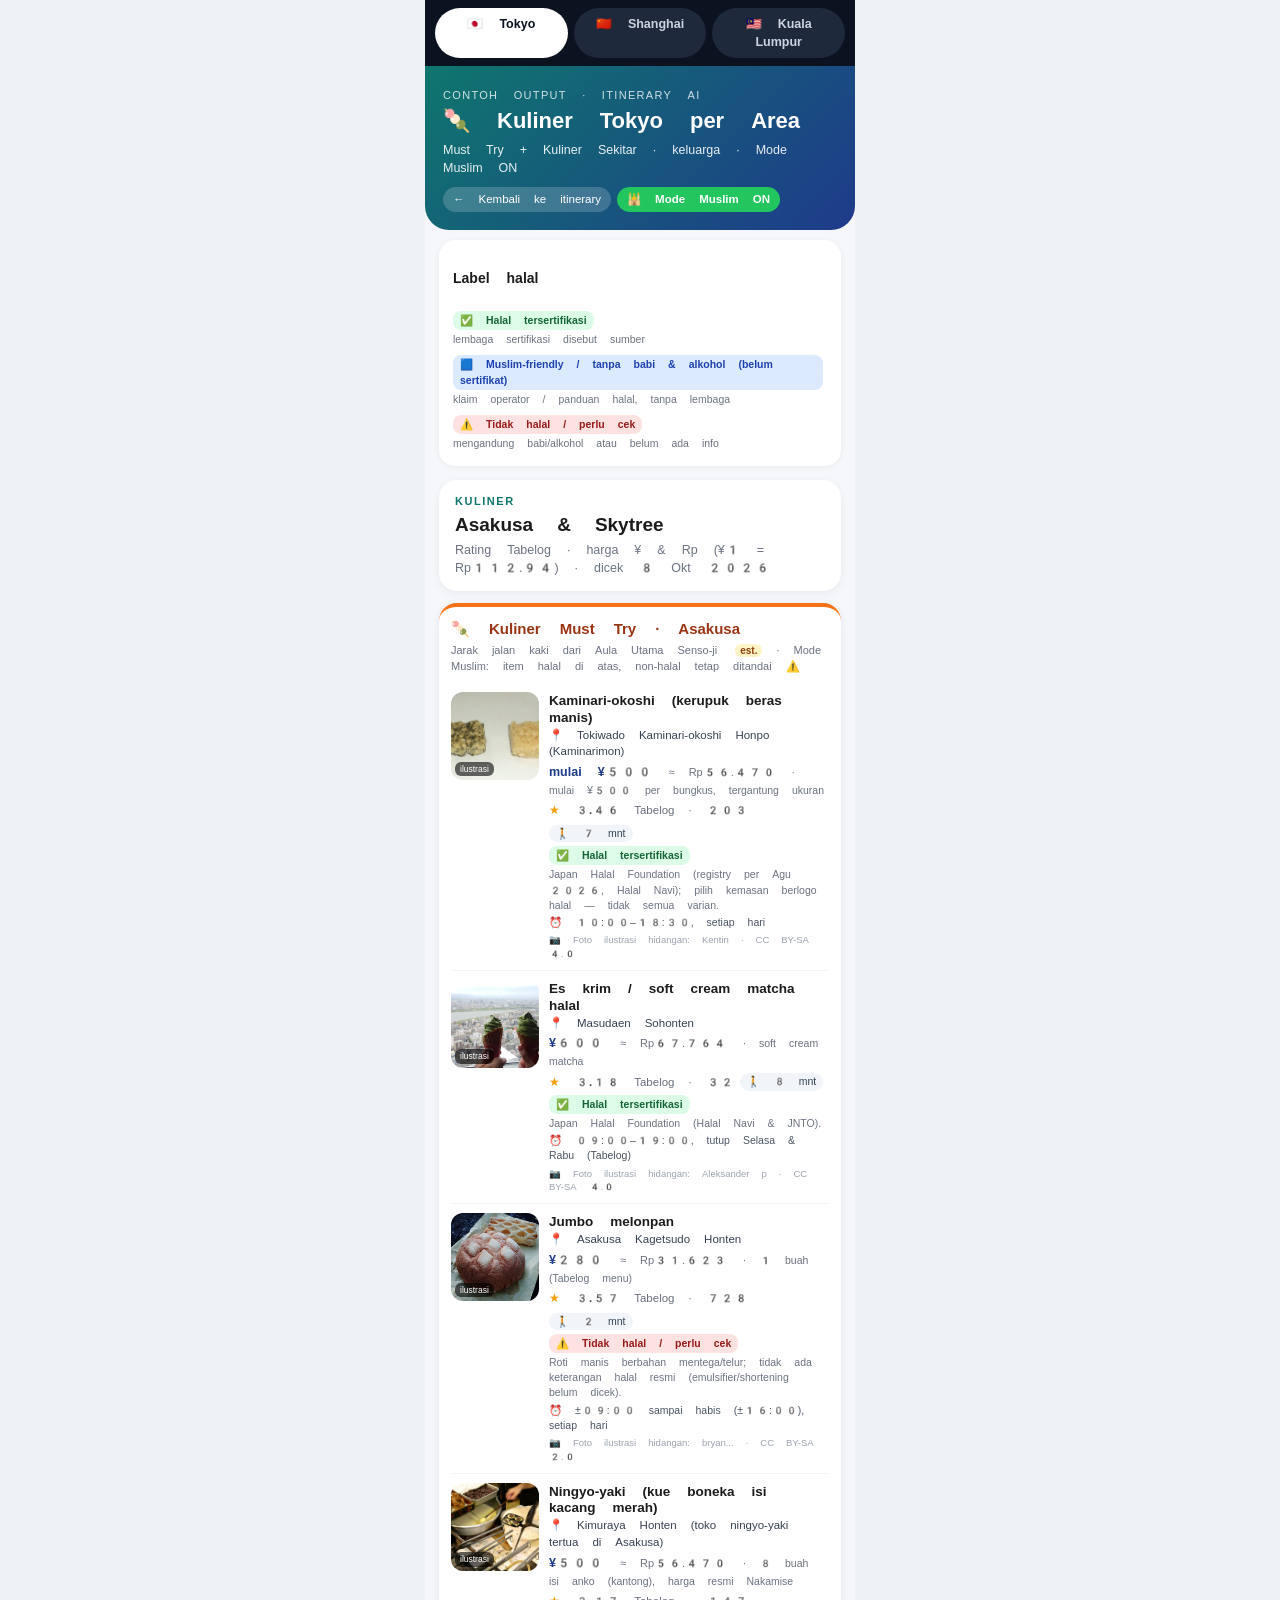
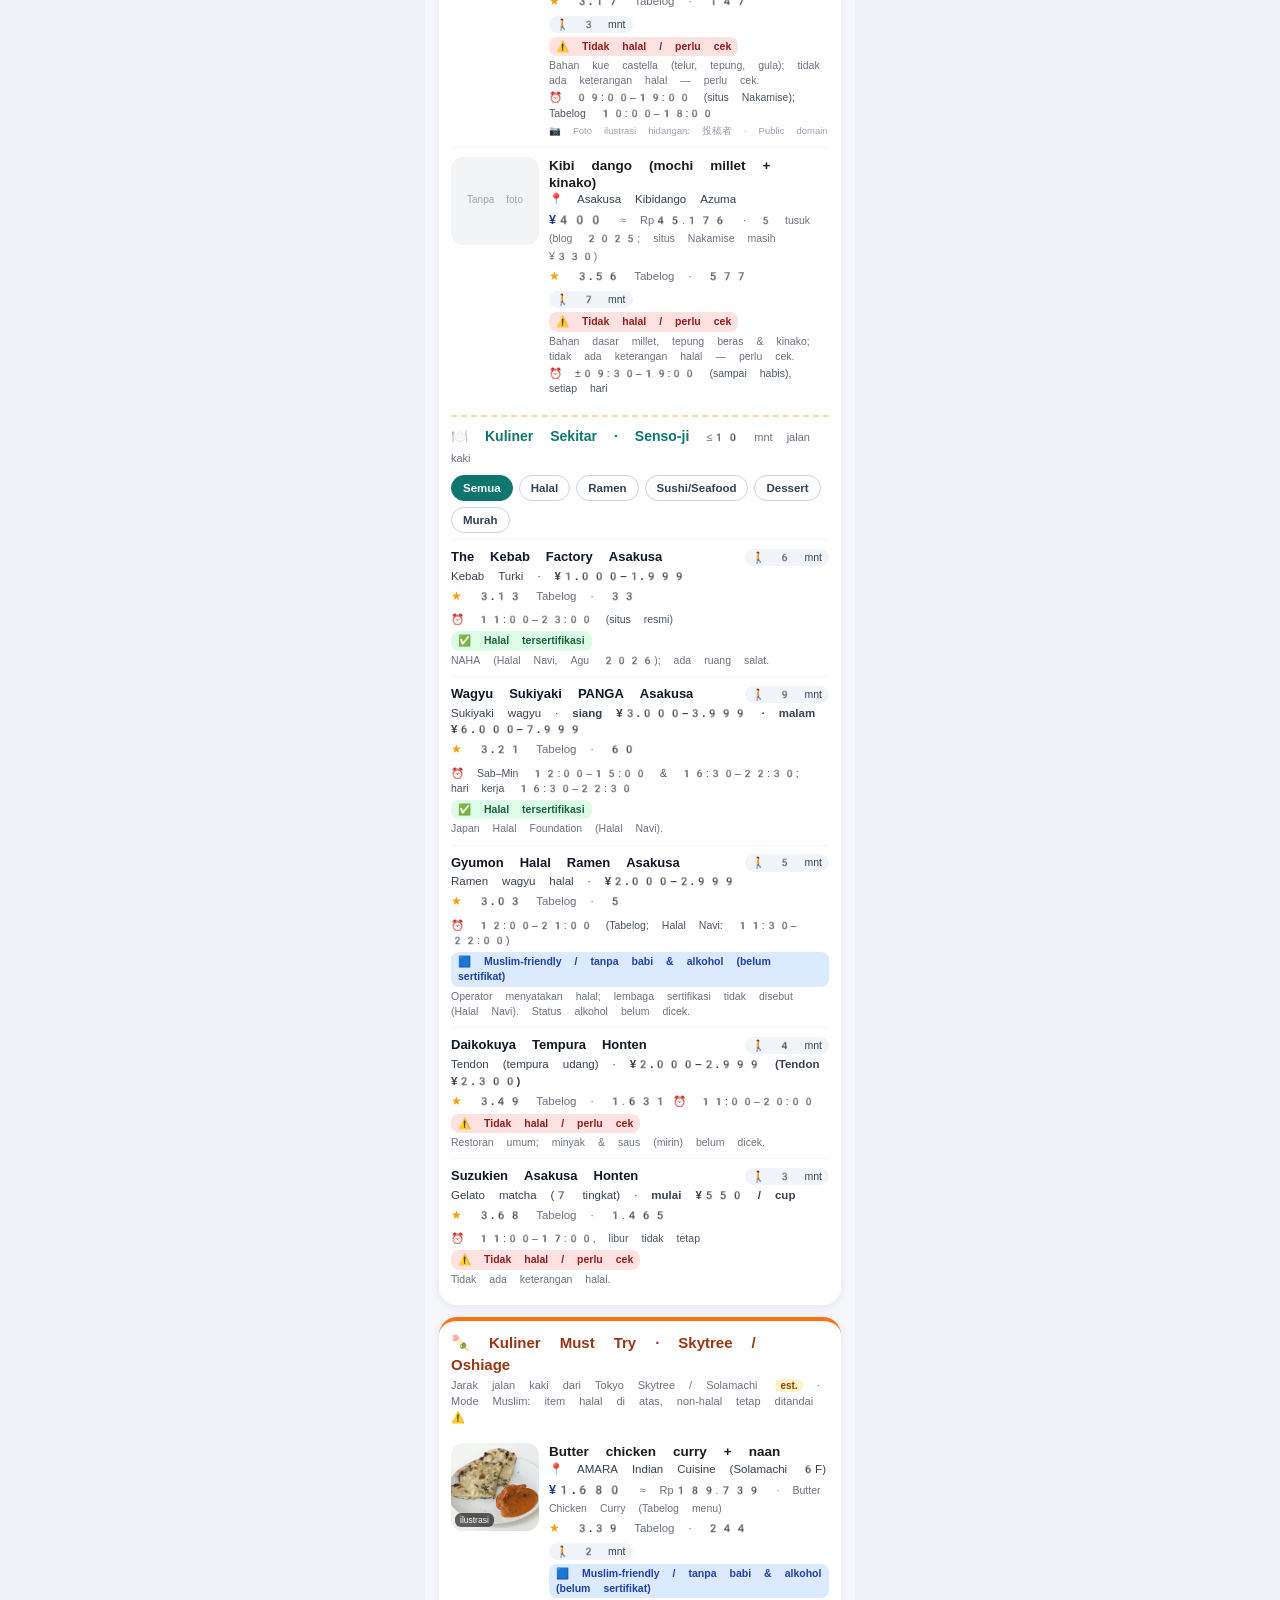
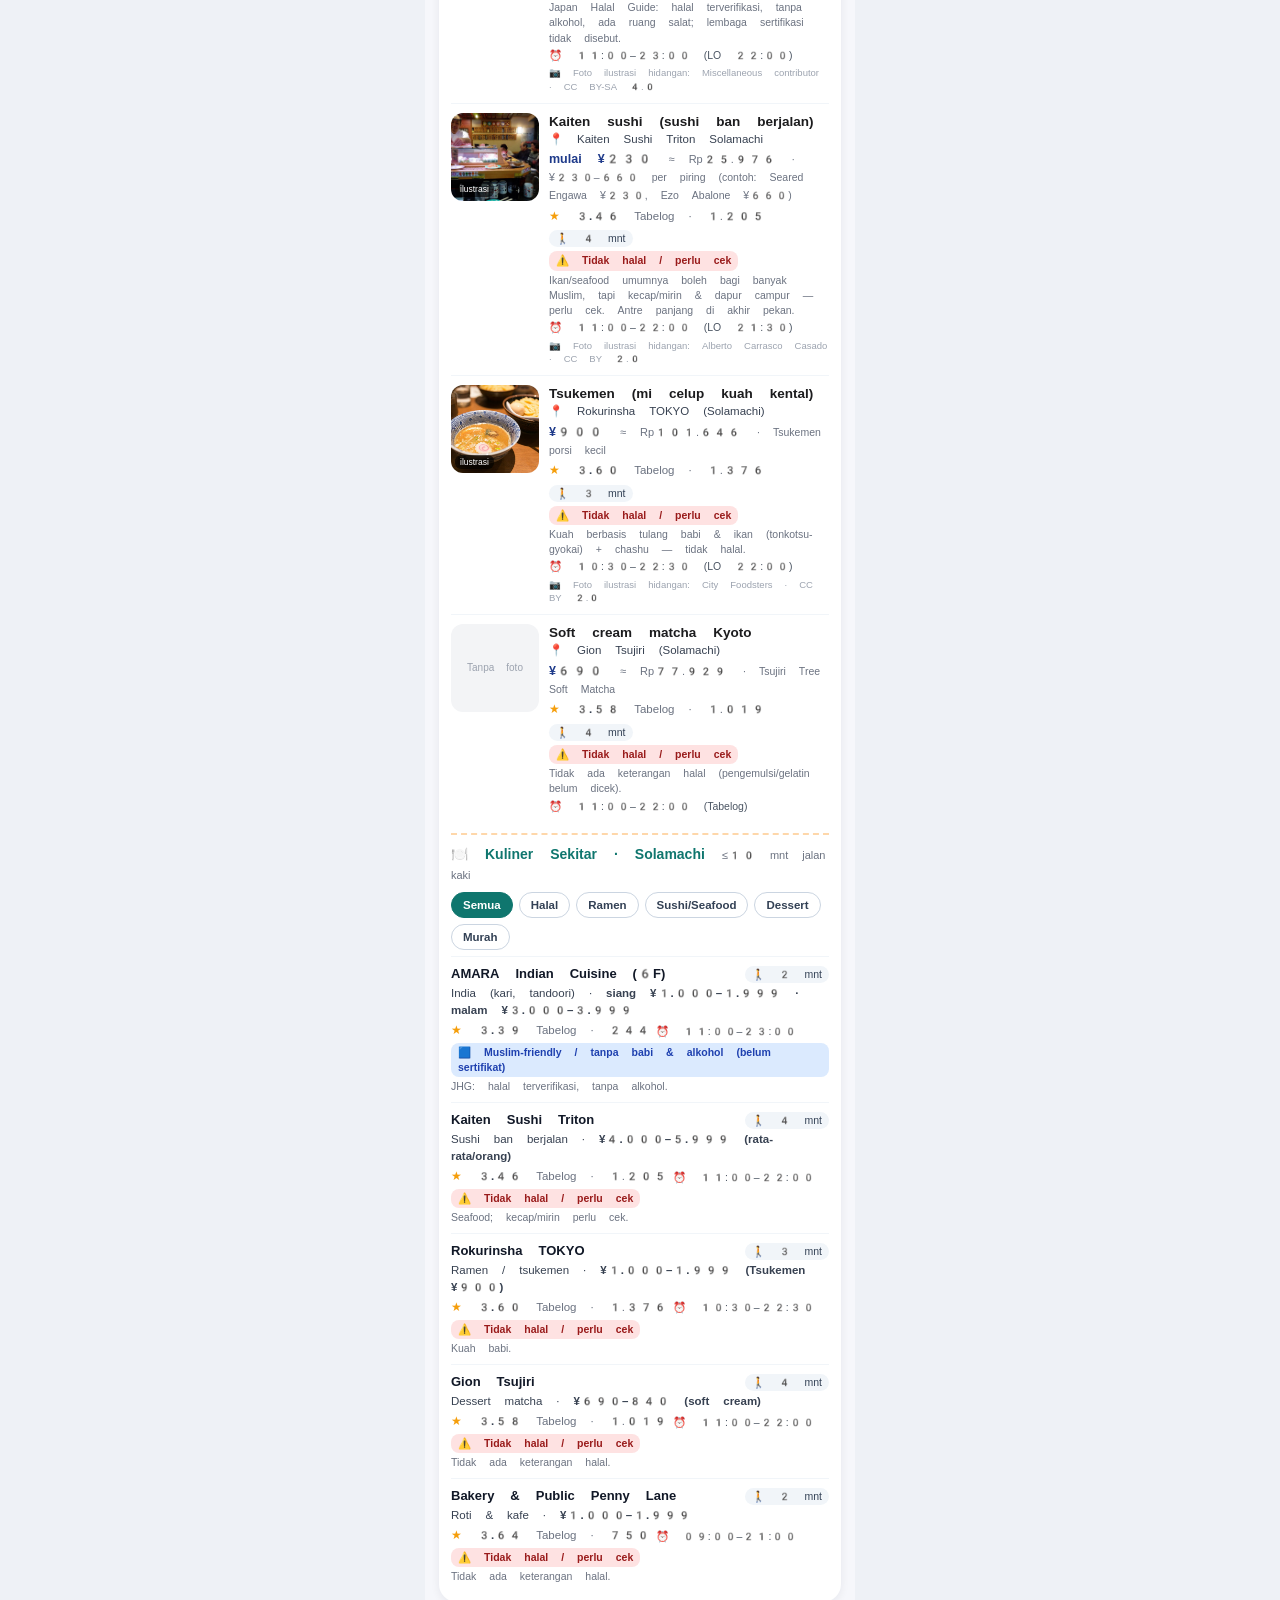
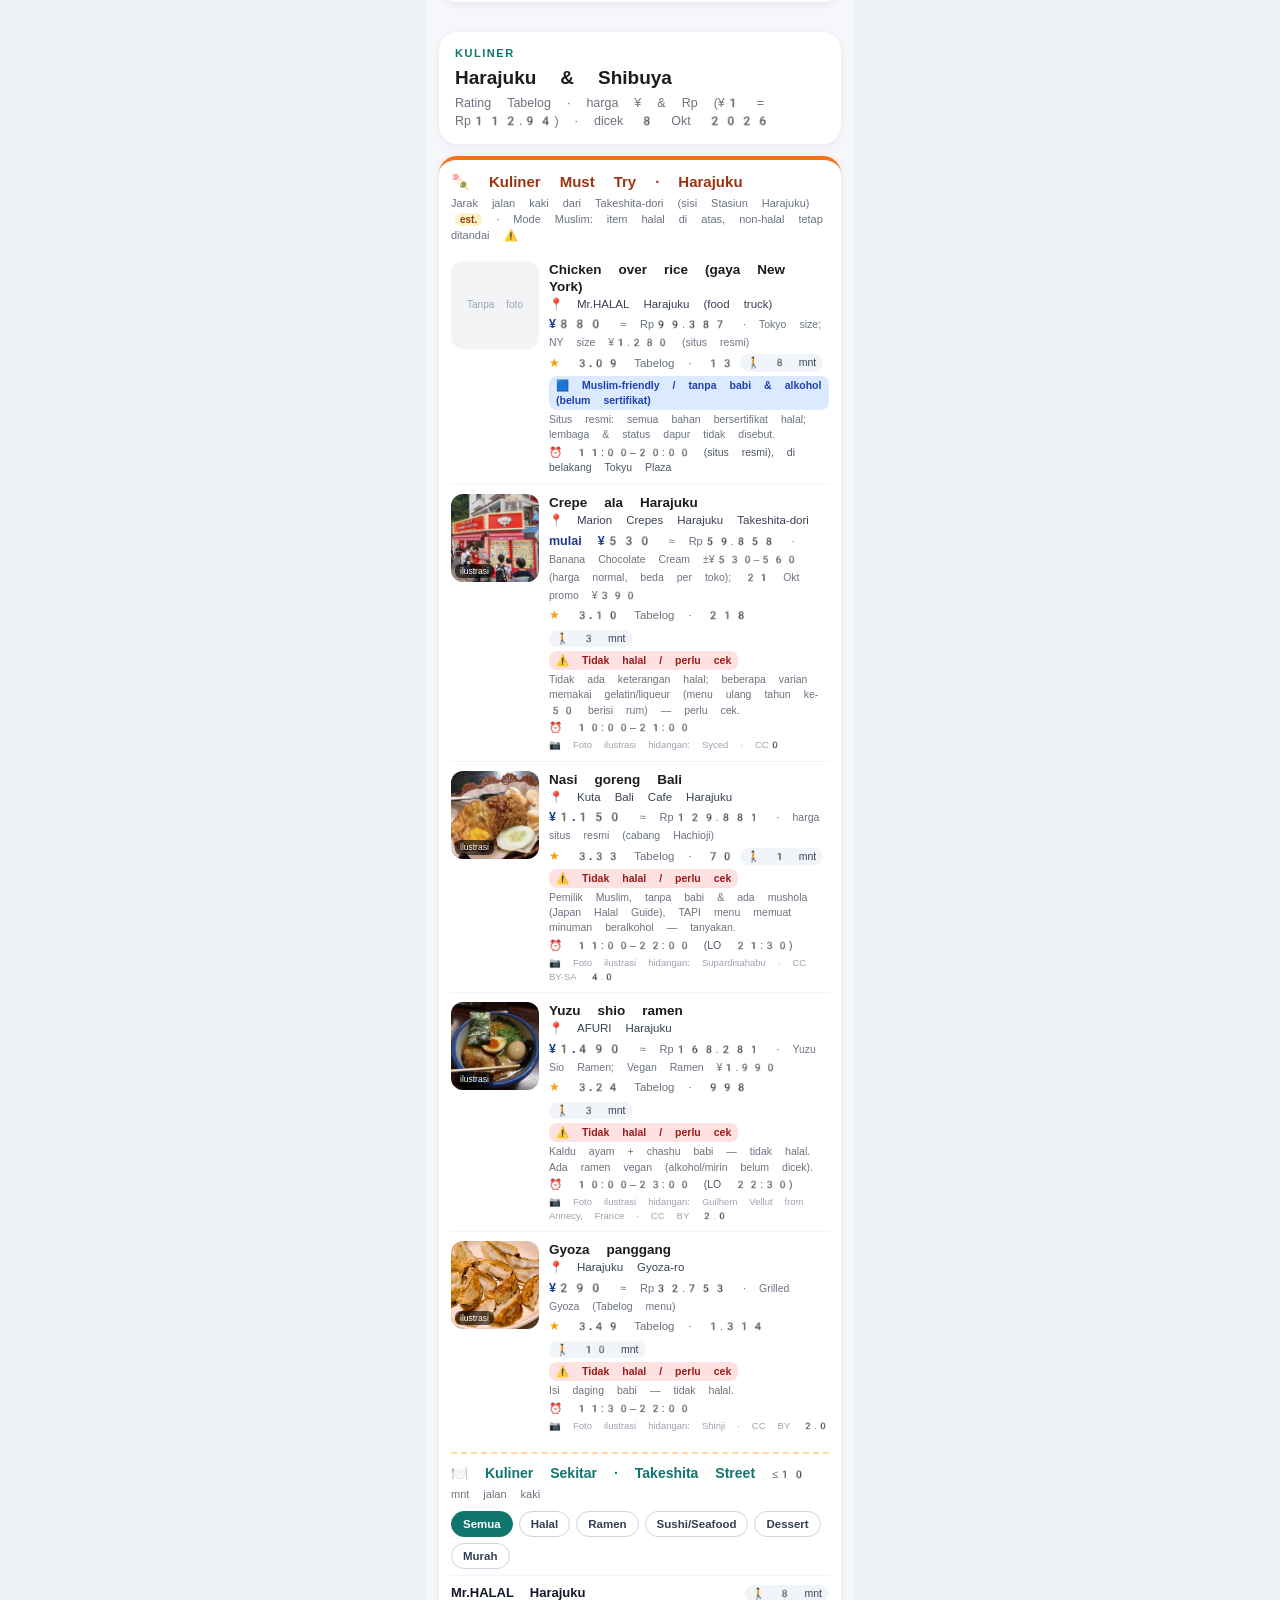
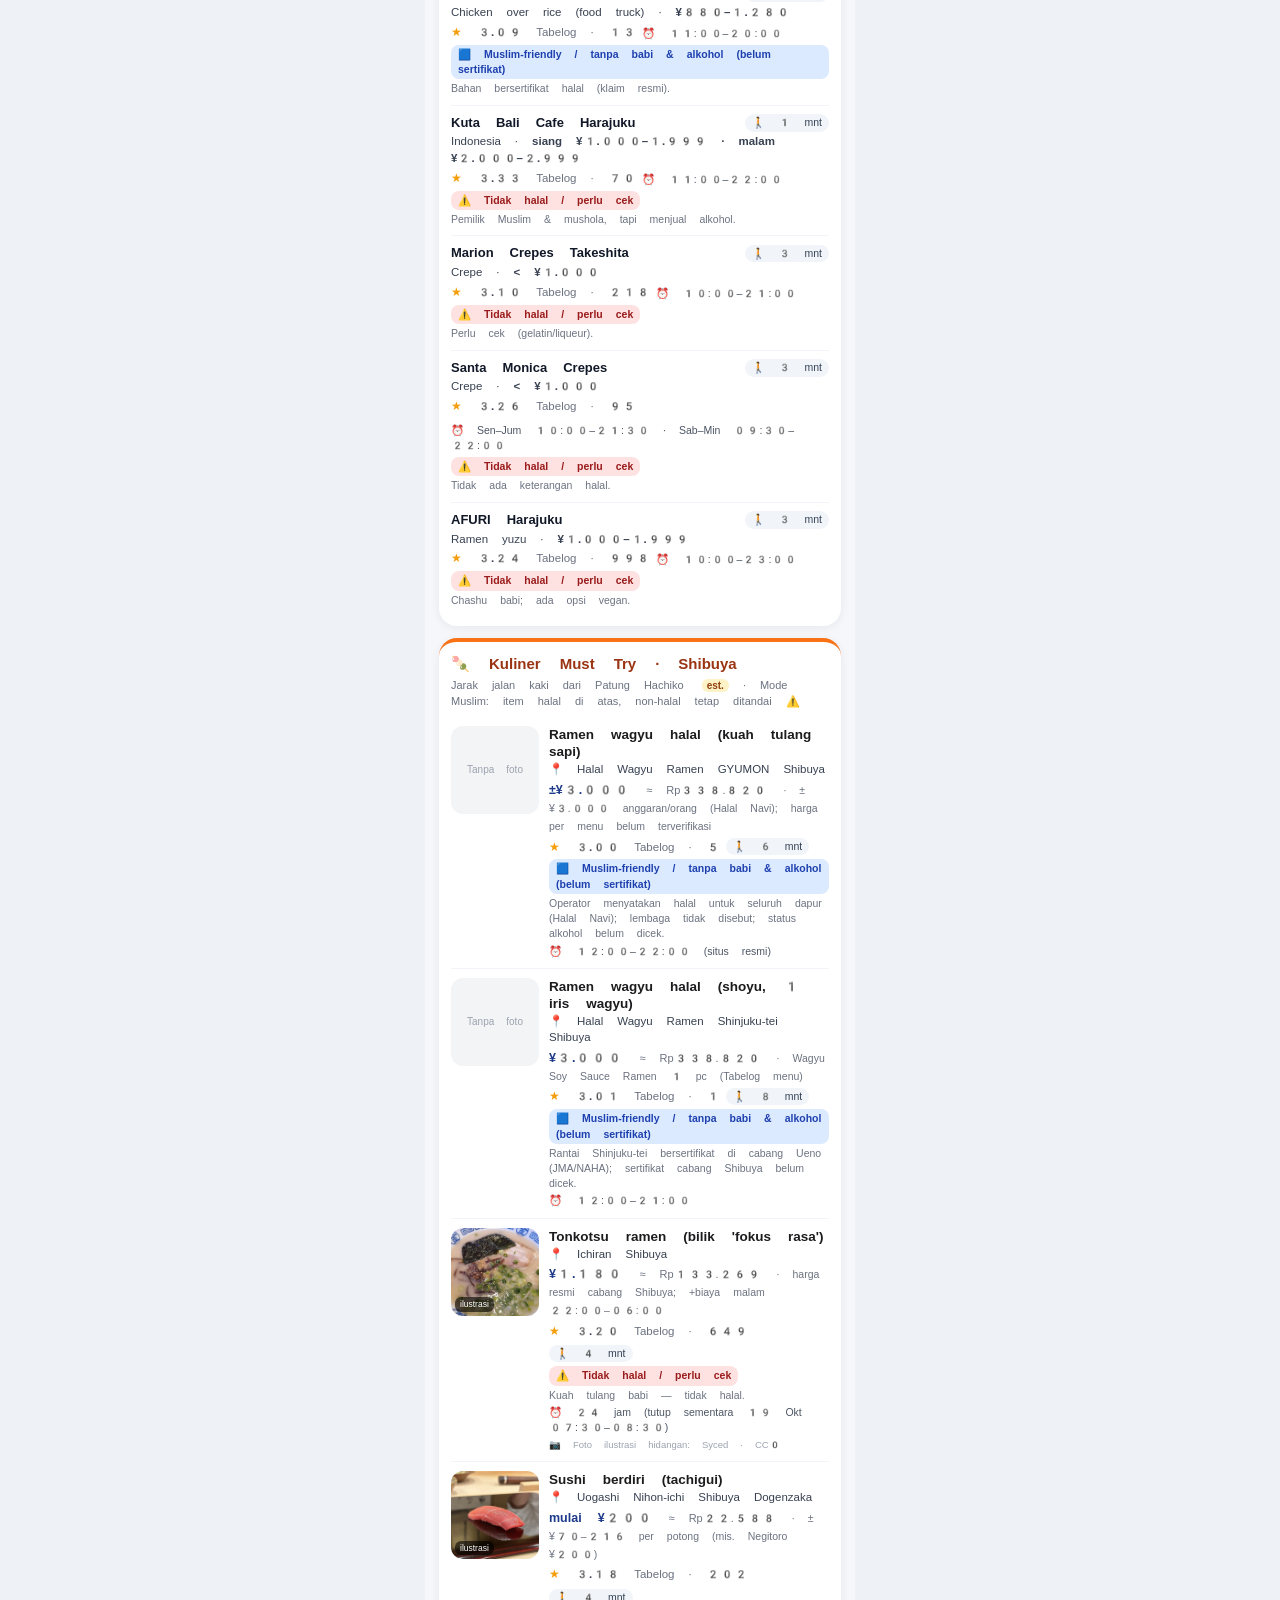
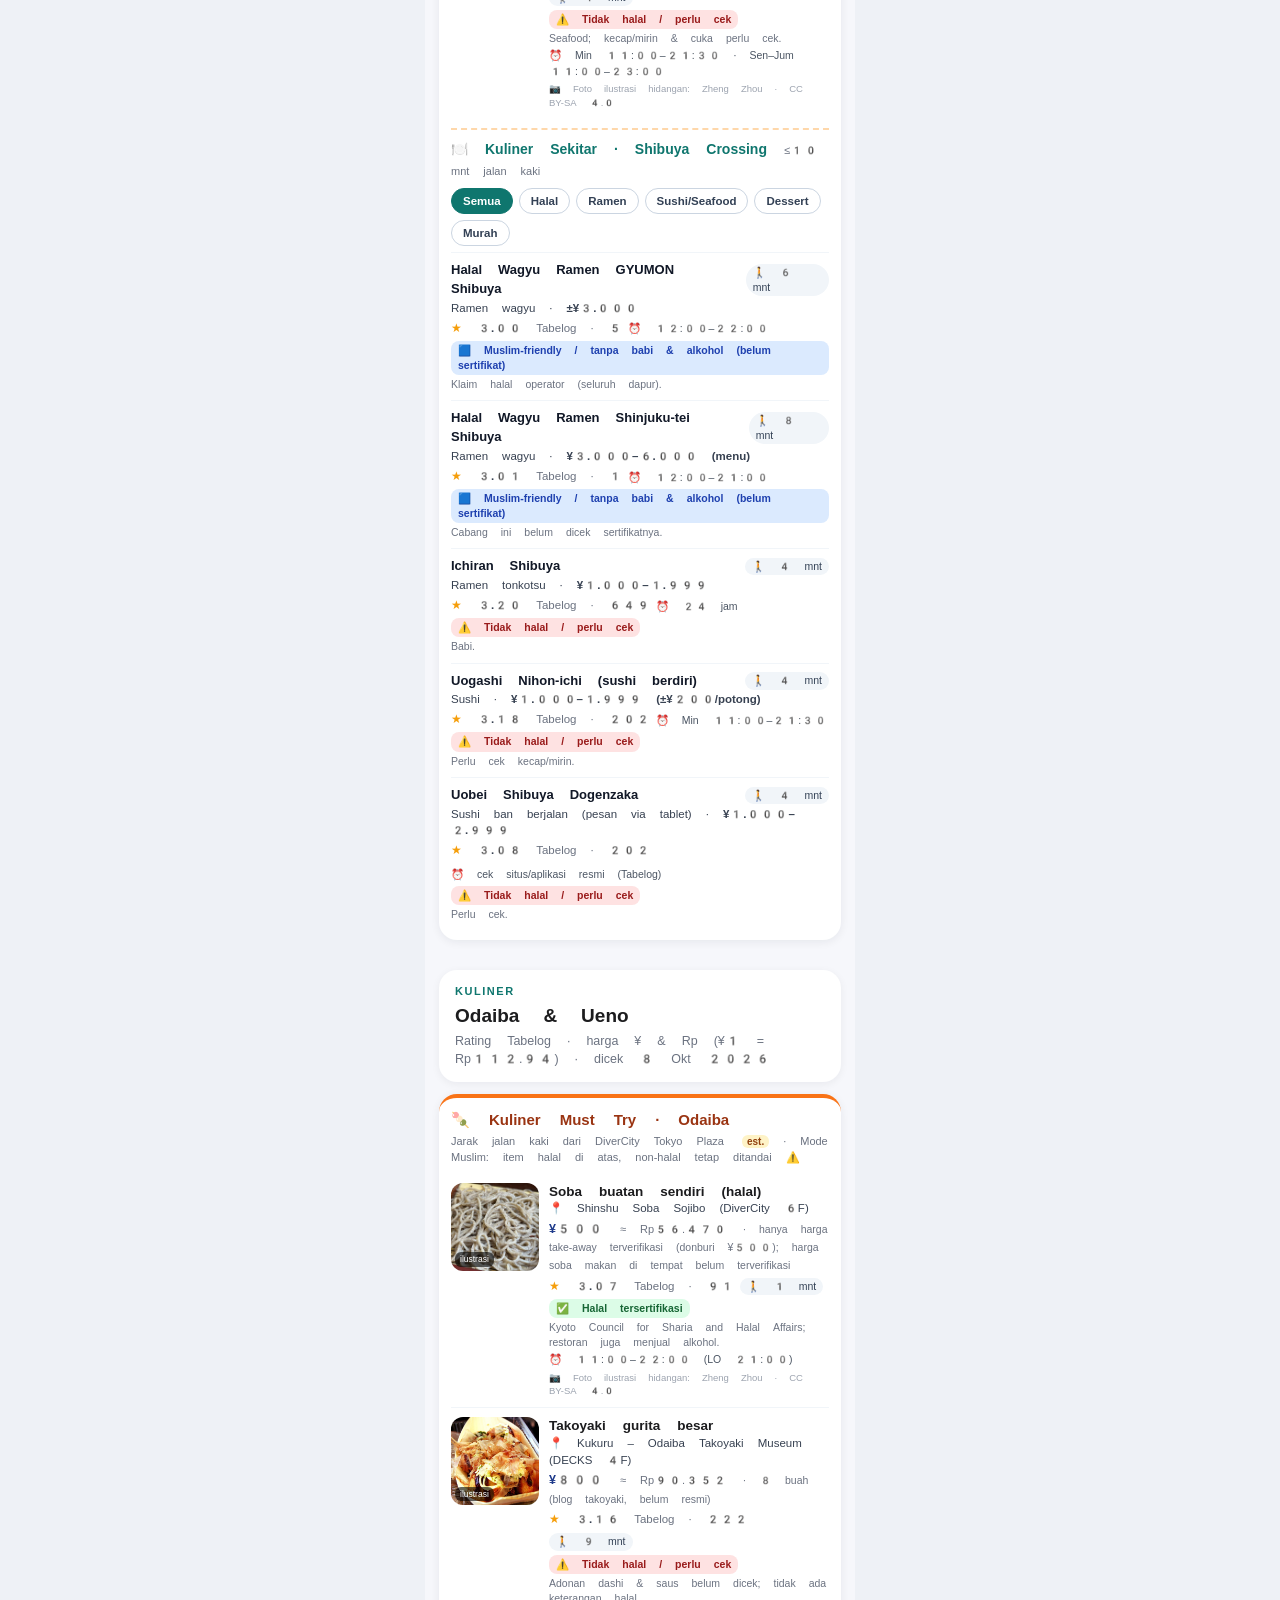
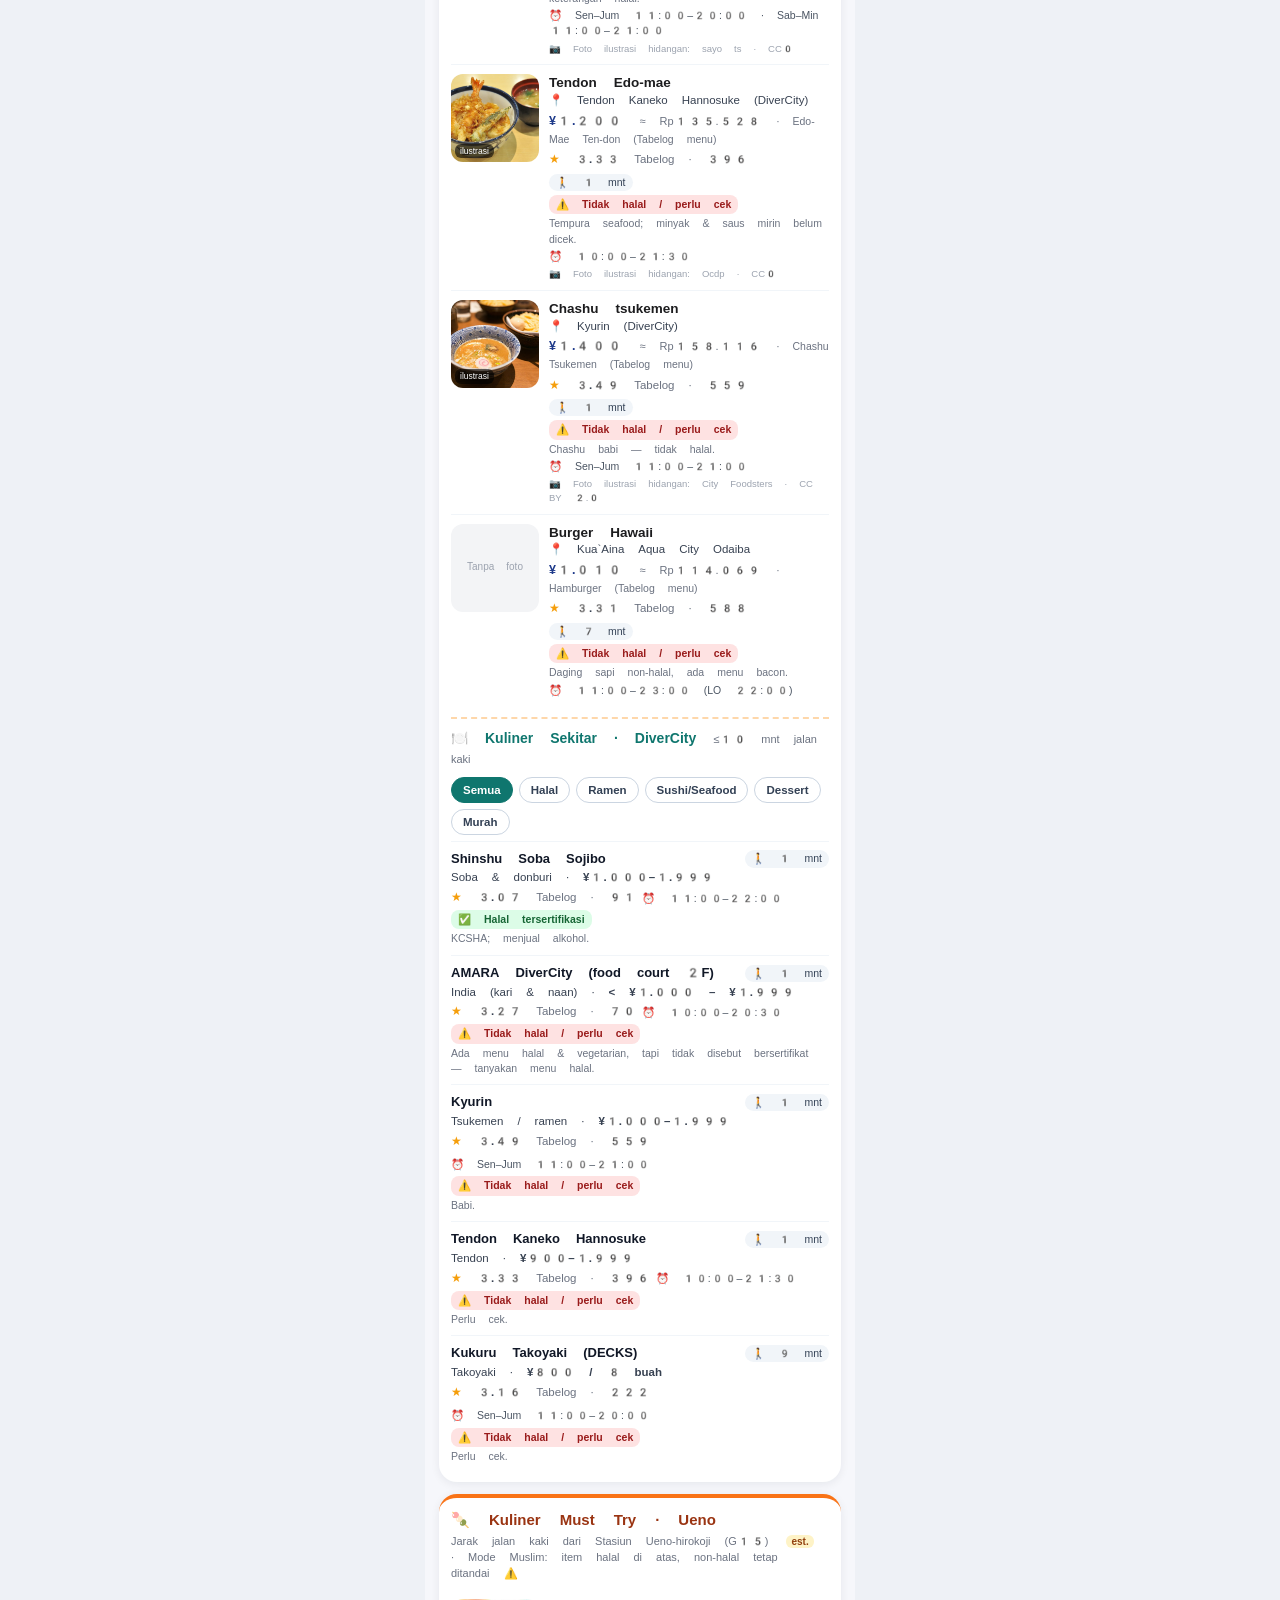
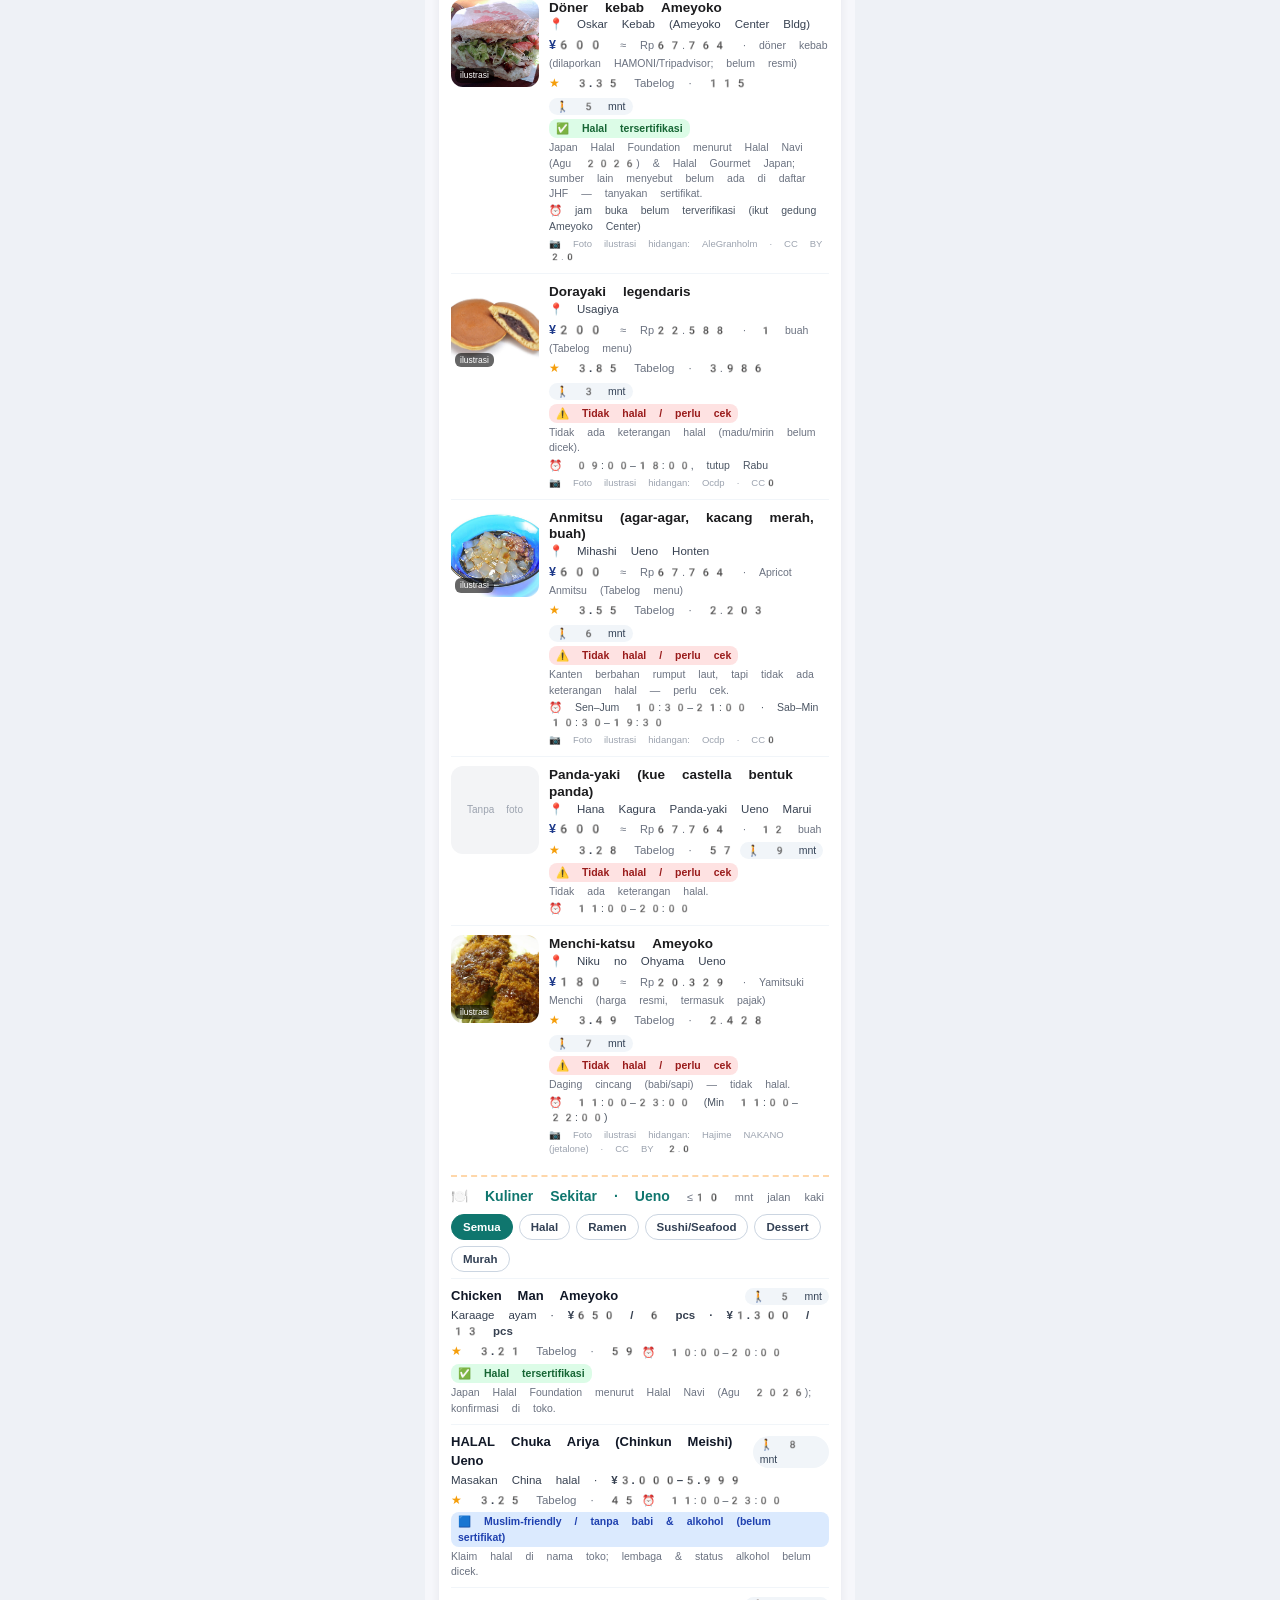
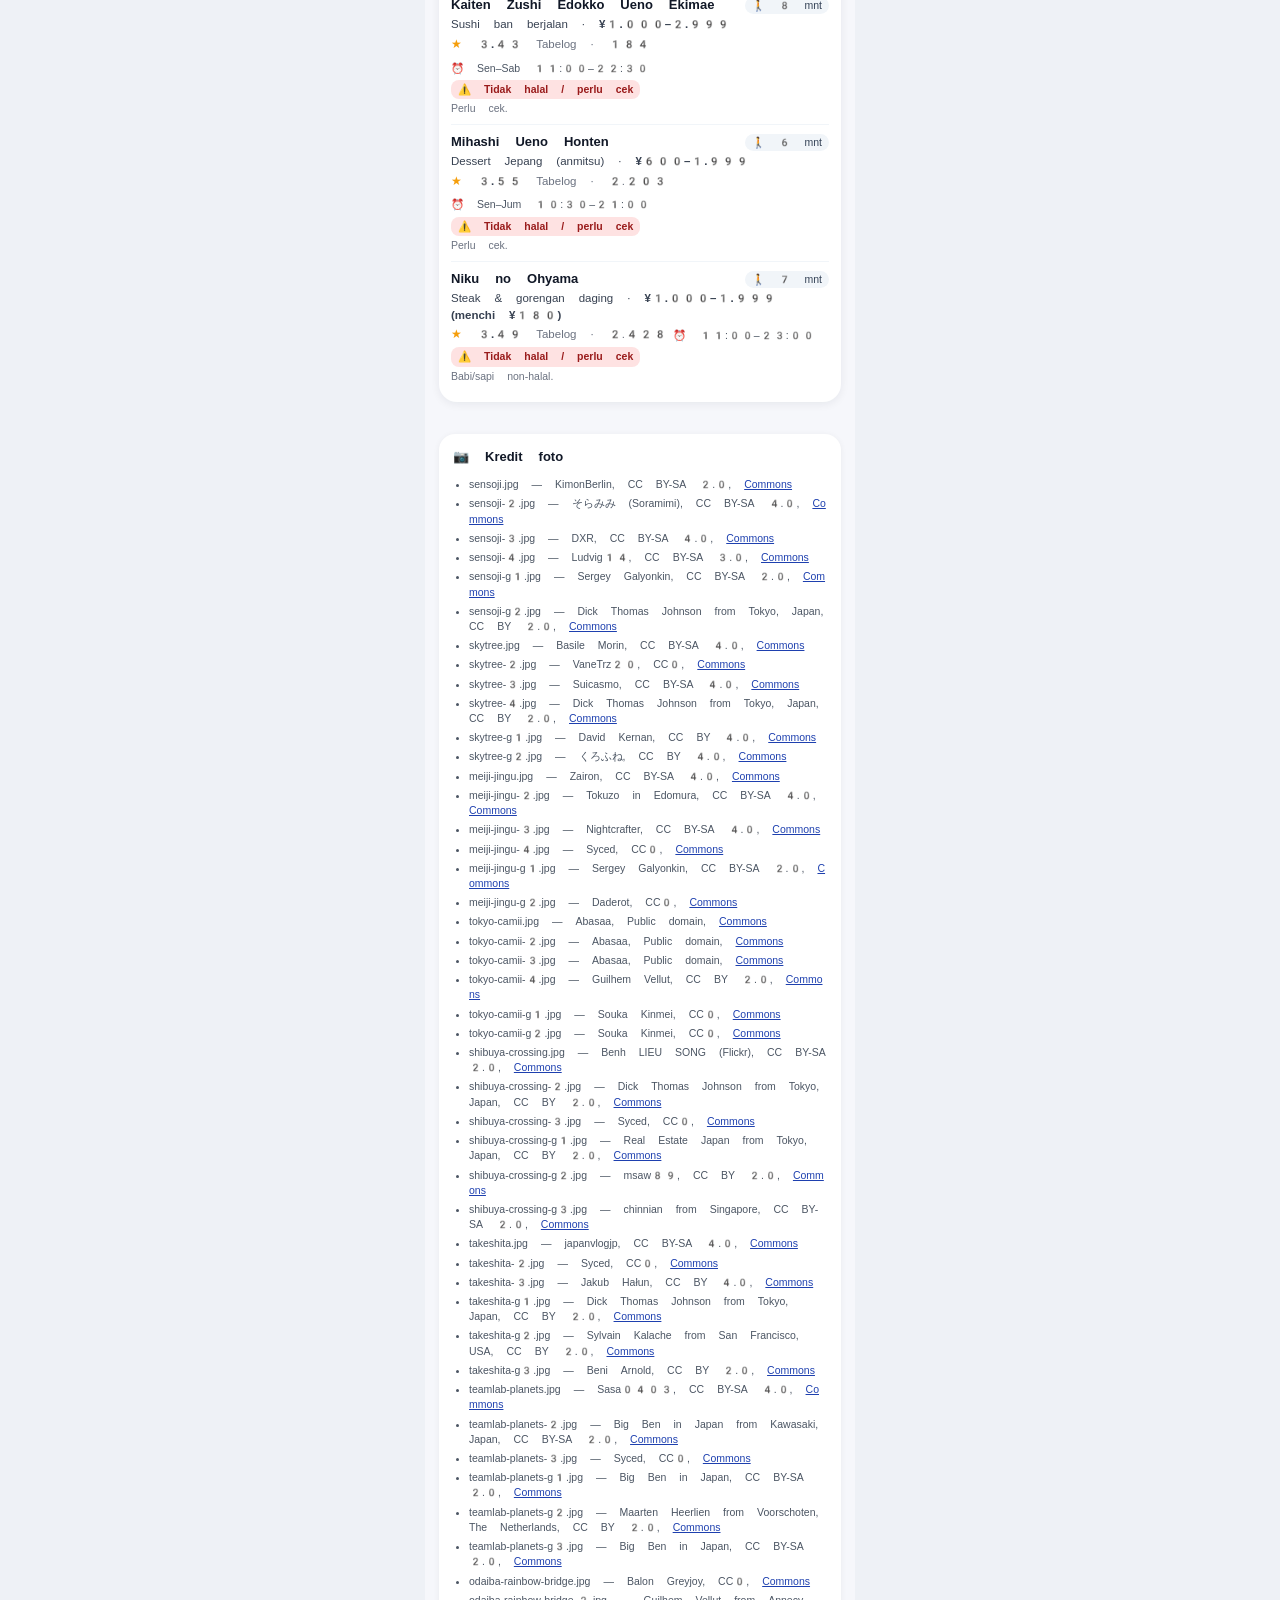
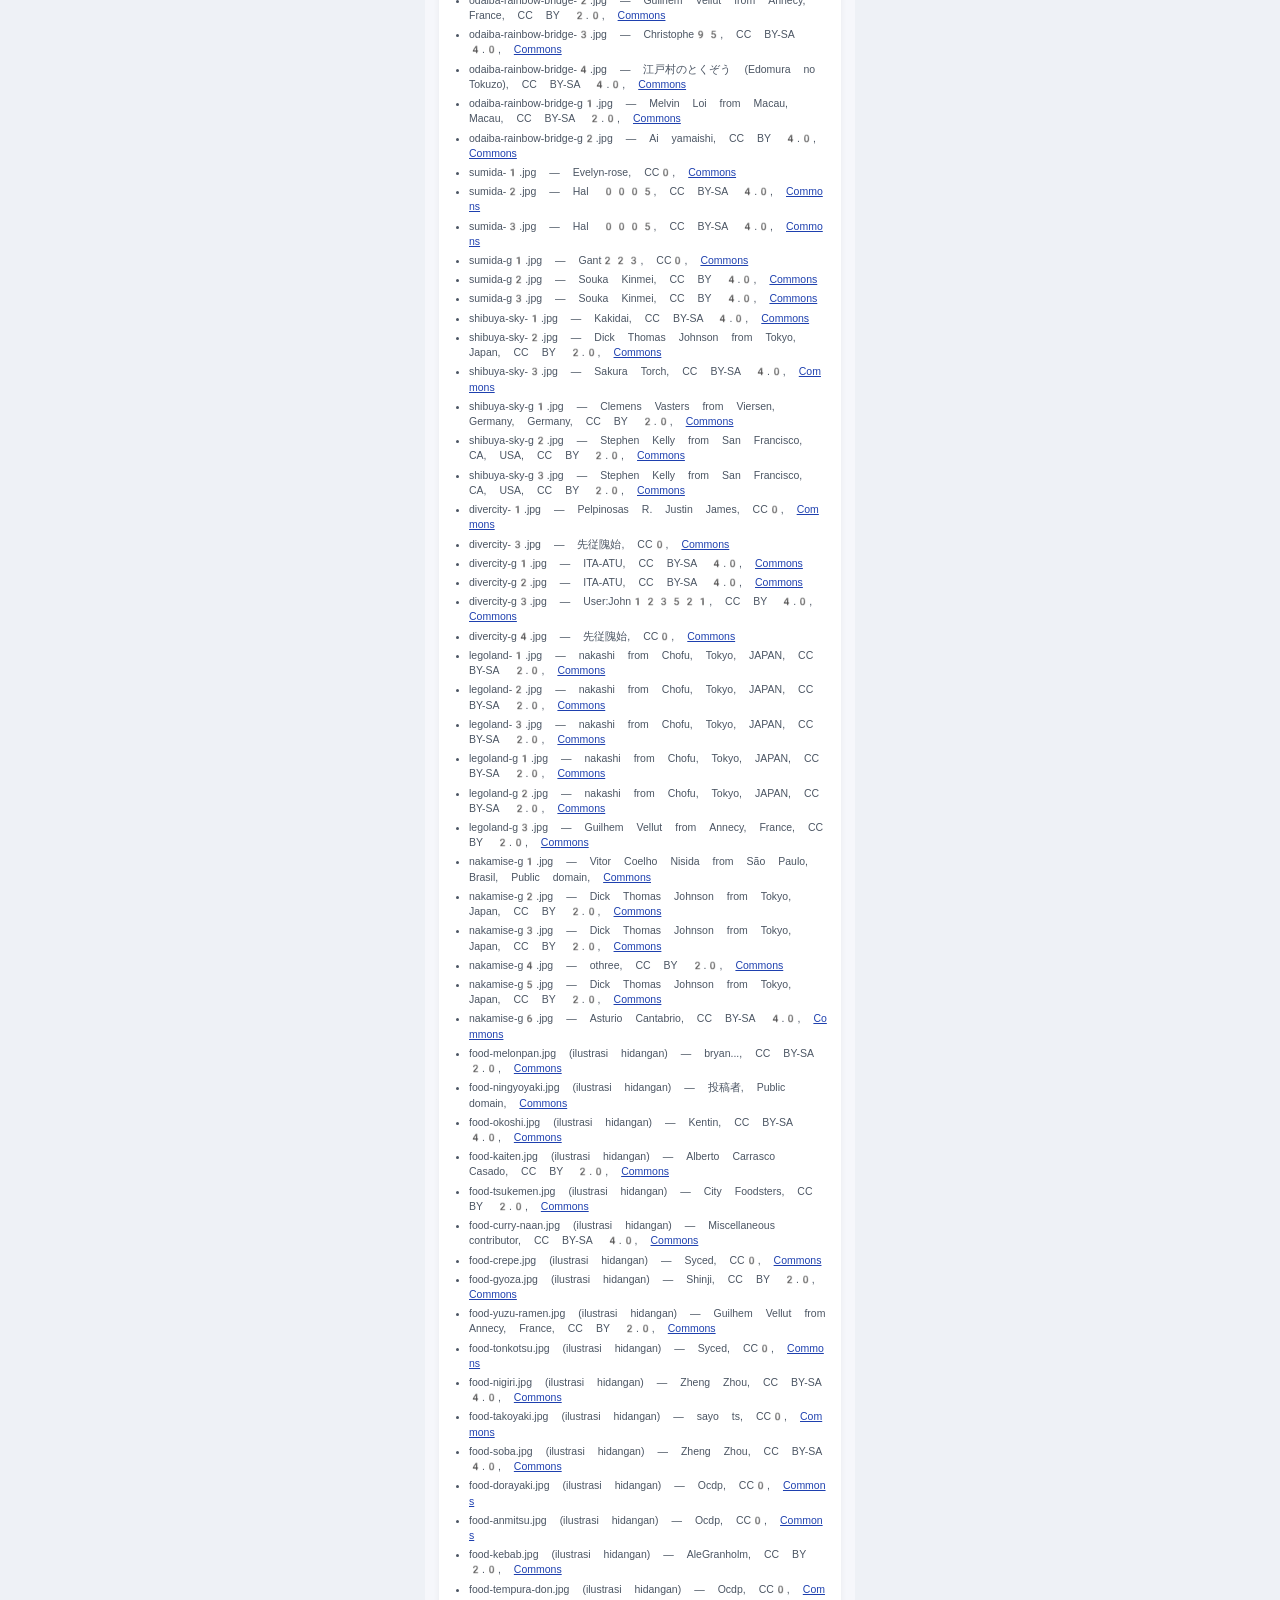
<file: kuliner.html>
<!doctype html><html lang="id"><head><meta charset="utf-8"><meta name="viewport" content="width=device-width,initial-scale=1"><title>Kuliner Tokyo — Mode Muslim</title><link rel="stylesheet" href="app.css"></head><body><div class="app">
<nav class="dest"><a href="index.html" class="on">🇯🇵 Tokyo</a><a href="shanghai.html">🇨🇳 Shanghai</a><a href="kualalumpur.html">🇲🇾 Kuala Lumpur</a></nav>
<header class="hero"><div class="k">CONTOH OUTPUT · ITINERARY AI</div><h1>🍡 Kuliner Tokyo per Area</h1><div class="sub">Must Try + Kuliner Sekitar · keluarga · Mode Muslim ON</div>
<div class="chips"><a class="chip" href="index.html" style="color:#fff;text-decoration:none">← Kembali ke itinerary</a><span class="chip on">🕌 Mode Muslim ON</span></div></header>
<div style="padding:0 14px"><div class="card legend"><h4>Label halal</h4><div class="hp h-cert">✅ Halal tersertifikasi</div> <span class="hn">lembaga sertifikasi disebut sumber</span><div class="hp h-mf">🟦 Muslim-friendly / tanpa babi & alkohol (belum sertifikat)</div> <span class="hn">klaim operator / panduan halal, tanpa lembaga</span><div class="hp h-no">⚠️ Tidak halal / perlu cek</div> <span class="hn">mengandung babi/alkohol atau belum ada info</span></div></div><section class="kgroup" id="g-0"><div class="dayhead"><div class="dnum">KULINER</div><div class="dtitle">Asakusa &amp; Skytree</div><div class="ddate">Rating Tabelog · harga ¥ & Rp (¥1 = Rp112.94) · dicek 8 Okt 2026</div></div><div class="kul" id="kul-asakusa"><div class="kt">🍡 Kuliner Must Try · Asakusa</div><div class="ksub">Jarak jalan kaki dari Aula Utama Senso-ji <span class="est">est.</span> · Mode Muslim: item halal di atas, non-halal tetap ditandai ⚠️</div>
<div class="mtl"><div class="mt"><div class="kimg"><img src="photos/food-okoshi.jpg" alt="Kaminari-okoshi (kerupuk beras manis)"><span class="ill">ilustrasi</span></div><div class="mtb"><div class="mtd">Kaminari-okoshi (kerupuk beras manis)</div><div class="mts">📍 Tokiwado Kaminari-okoshi Honpo (Kaminarimon)</div>
<div class="mtp"><b>mulai ¥500</b> <span class="idr">≈ Rp56.470</span> <span class="pn">· mulai ¥500 per bungkus, tergantung ukuran</span></div>
<div class="mtr"><span class="rate"><span class="stars">★</span> <b>3.46</b> <span class="rsrc">Tabelog · 203</span></span> <span class="wk">🚶 7 mnt</span></div>
<div class="hp h-cert">✅ Halal tersertifikasi</div><div class="hn">Japan Halal Foundation (registry per Agu 2026, Halal Navi); pilih kemasan berlogo halal — tidak semua varian.</div><div class="kh">⏰ 10:00–18:30, setiap hari</div><div class="kcred">📷 Foto ilustrasi hidangan: Kentin · CC BY-SA 4.0</div></div></div><div class="mt"><div class="kimg"><img src="photos/food-matcha-soft.jpg" alt="Es krim / soft cream matcha halal"><span class="ill">ilustrasi</span></div><div class="mtb"><div class="mtd">Es krim / soft cream matcha halal</div><div class="mts">📍 Masudaen Sohonten</div>
<div class="mtp"><b>¥600</b> <span class="idr">≈ Rp67.764</span> <span class="pn">· soft cream matcha</span></div>
<div class="mtr"><span class="rate"><span class="stars">★</span> <b>3.18</b> <span class="rsrc">Tabelog · 32</span></span> <span class="wk">🚶 8 mnt</span></div>
<div class="hp h-cert">✅ Halal tersertifikasi</div><div class="hn">Japan Halal Foundation (Halal Navi &amp; JNTO).</div><div class="kh">⏰ 09:00–19:00, tutup Selasa &amp; Rabu (Tabelog)</div><div class="kcred">📷 Foto ilustrasi hidangan: Aleksander p · CC BY-SA 4.0</div></div></div><div class="mt"><div class="kimg"><img src="photos/food-melonpan.jpg" alt="Jumbo melonpan"><span class="ill">ilustrasi</span></div><div class="mtb"><div class="mtd">Jumbo melonpan</div><div class="mts">📍 Asakusa Kagetsudo Honten</div>
<div class="mtp"><b>¥280</b> <span class="idr">≈ Rp31.623</span> <span class="pn">· 1 buah (Tabelog menu)</span></div>
<div class="mtr"><span class="rate"><span class="stars">★</span> <b>3.57</b> <span class="rsrc">Tabelog · 728</span></span> <span class="wk">🚶 2 mnt</span></div>
<div class="hp h-no">⚠️ Tidak halal / perlu cek</div><div class="hn">Roti manis berbahan mentega/telur; tidak ada keterangan halal resmi (emulsifier/shortening belum dicek).</div><div class="kh">⏰ ±09:00 sampai habis (±16:00), setiap hari</div><div class="kcred">📷 Foto ilustrasi hidangan: bryan... · CC BY-SA 2.0</div></div></div><div class="mt"><div class="kimg"><img src="photos/food-ningyoyaki.jpg" alt="Ningyo-yaki (kue boneka isi kacang merah)"><span class="ill">ilustrasi</span></div><div class="mtb"><div class="mtd">Ningyo-yaki (kue boneka isi kacang merah)</div><div class="mts">📍 Kimuraya Honten (toko ningyo-yaki tertua di Asakusa)</div>
<div class="mtp"><b>¥500</b> <span class="idr">≈ Rp56.470</span> <span class="pn">· 8 buah isi anko (kantong), harga resmi Nakamise</span></div>
<div class="mtr"><span class="rate"><span class="stars">★</span> <b>3.17</b> <span class="rsrc">Tabelog · 147</span></span> <span class="wk">🚶 3 mnt</span></div>
<div class="hp h-no">⚠️ Tidak halal / perlu cek</div><div class="hn">Bahan kue castella (telur, tepung, gula); tidak ada keterangan halal — perlu cek.</div><div class="kh">⏰ 09:00–19:00 (situs Nakamise); Tabelog 10:00–18:00</div><div class="kcred">📷 Foto ilustrasi hidangan: 投稿者 · Public domain</div></div></div><div class="mt"><div class="kimg none">Tanpa foto</div><div class="mtb"><div class="mtd">Kibi dango (mochi millet + kinako)</div><div class="mts">📍 Asakusa Kibidango Azuma</div>
<div class="mtp"><b>¥400</b> <span class="idr">≈ Rp45.176</span> <span class="pn">· 5 tusuk (blog 2025; situs Nakamise masih ¥330)</span></div>
<div class="mtr"><span class="rate"><span class="stars">★</span> <b>3.56</b> <span class="rsrc">Tabelog · 577</span></span> <span class="wk">🚶 7 mnt</span></div>
<div class="hp h-no">⚠️ Tidak halal / perlu cek</div><div class="hn">Bahan dasar millet, tepung beras &amp; kinako; tidak ada keterangan halal — perlu cek.</div><div class="kh">⏰ ±09:30–19:00 (sampai habis), setiap hari</div></div></div></div><div class="kt2">🍽️ Kuliner Sekitar · Senso-ji <span>≤10 mnt jalan kaki</span></div><div class="chips2"><button class="fchip on" data-f="all">Semua</button><button class="fchip" data-f="halal">Halal</button><button class="fchip" data-f="ramen">Ramen</button><button class="fchip" data-f="seafood">Sushi/Seafood</button><button class="fchip" data-f="dessert">Dessert</button><button class="fchip" data-f="murah">Murah</button></div><div class="nbl"><div class="nb" data-tags="halal"><div class="nbh"><a href="https://halalgourmet.jp/restaurant/988636">The Kebab Factory Asakusa</a><span class="wk">🚶 6 mnt</span></div>
<div class="nbc">Kebab Turki · <b>¥1.000–1.999</b></div><div class="mtr"><span class="rate"><span class="stars">★</span> <b>3.13</b> <span class="rsrc">Tabelog · 33</span></span> <span class="kh">⏰ 11:00–23:00 (situs resmi)</span></div>
<div class="hp h-cert">✅ Halal tersertifikasi</div><div class="hn">NAHA (Halal Navi, Agu 2026); ada ruang salat.</div></div><div class="nb" data-tags="halal"><div class="nbh"><a href="https://tabelog.com/en/tokyo/A1311/A131102/13304879/">Wagyu Sukiyaki PANGA Asakusa</a><span class="wk">🚶 9 mnt</span></div>
<div class="nbc">Sukiyaki wagyu · <b>siang ¥3.000–3.999 · malam ¥6.000–7.999</b></div><div class="mtr"><span class="rate"><span class="stars">★</span> <b>3.21</b> <span class="rsrc">Tabelog · 60</span></span> <span class="kh">⏰ Sab–Min 12:00–15:00 &amp; 16:30–22:30; hari kerja 16:30–22:30</span></div>
<div class="hp h-cert">✅ Halal tersertifikasi</div><div class="hn">Japan Halal Foundation (Halal Navi).</div></div><div class="nb" data-tags="halal ramen"><div class="nbh"><a href="https://tabelog.com/en/tokyo/A1311/A131102/13293644/">Gyumon Halal Ramen Asakusa</a><span class="wk">🚶 5 mnt</span></div>
<div class="nbc">Ramen wagyu halal · <b>¥2.000–2.999</b></div><div class="mtr"><span class="rate"><span class="stars">★</span> <b>3.03</b> <span class="rsrc">Tabelog · 5</span></span> <span class="kh">⏰ 12:00–21:00 (Tabelog; Halal Navi: 11:30–22:00)</span></div>
<div class="hp h-mf">🟦 Muslim-friendly / tanpa babi & alkohol (belum sertifikat)</div><div class="hn">Operator menyatakan halal; lembaga sertifikasi tidak disebut (Halal Navi). Status alkohol belum dicek.</div></div><div class="nb" data-tags="seafood"><div class="nbh"><a href="https://tabelog.com/en/tokyo/A1311/A131102/13003696/">Daikokuya Tempura Honten</a><span class="wk">🚶 4 mnt</span></div>
<div class="nbc">Tendon (tempura udang) · <b>¥2.000–2.999 (Tendon ¥2.300)</b></div><div class="mtr"><span class="rate"><span class="stars">★</span> <b>3.49</b> <span class="rsrc">Tabelog · 1.631</span></span> <span class="kh">⏰ 11:00–20:00</span></div>
<div class="hp h-no">⚠️ Tidak halal / perlu cek</div><div class="hn">Restoran umum; minyak &amp; saus (mirin) belum dicek.</div></div><div class="nb" data-tags="dessert murah"><div class="nbh"><a href="https://tabelog.com/en/tokyo/A1311/A131102/13153620/dtlmenu/">Suzukien Asakusa Honten</a><span class="wk">🚶 3 mnt</span></div>
<div class="nbc">Gelato matcha (7 tingkat) · <b>mulai ¥550 / cup</b></div><div class="mtr"><span class="rate"><span class="stars">★</span> <b>3.68</b> <span class="rsrc">Tabelog · 1.465</span></span> <span class="kh">⏰ 11:00–17:00, libur tidak tetap</span></div>
<div class="hp h-no">⚠️ Tidak halal / perlu cek</div><div class="hn">Tidak ada keterangan halal.</div></div><div class="nores">Tidak ada tempat untuk filter ini.</div></div></div><div class="kul" id="kul-skytree"><div class="kt">🍡 Kuliner Must Try · Skytree / Oshiage</div><div class="ksub">Jarak jalan kaki dari Tokyo Skytree / Solamachi <span class="est">est.</span> · Mode Muslim: item halal di atas, non-halal tetap ditandai ⚠️</div>
<div class="mtl"><div class="mt"><div class="kimg"><img src="photos/food-curry-naan.jpg" alt="Butter chicken curry + naan"><span class="ill">ilustrasi</span></div><div class="mtb"><div class="mtd">Butter chicken curry + naan</div><div class="mts">📍 AMARA Indian Cuisine (Solamachi 6F)</div>
<div class="mtp"><b>¥1.680</b> <span class="idr">≈ Rp189.739</span> <span class="pn">· Butter Chicken Curry (Tabelog menu)</span></div>
<div class="mtr"><span class="rate"><span class="stars">★</span> <b>3.39</b> <span class="rsrc">Tabelog · 244</span></span> <span class="wk">🚶 2 mnt</span></div>
<div class="hp h-mf">🟦 Muslim-friendly / tanpa babi & alkohol (belum sertifikat)</div><div class="hn">Japan Halal Guide: halal terverifikasi, tanpa alkohol, ada ruang salat; lembaga sertifikasi tidak disebut.</div><div class="kh">⏰ 11:00–23:00 (LO 22:00)</div><div class="kcred">📷 Foto ilustrasi hidangan: Miscellaneous contributor · CC BY-SA 4.0</div></div></div><div class="mt"><div class="kimg"><img src="photos/food-kaiten.jpg" alt="Kaiten sushi (sushi ban berjalan)"><span class="ill">ilustrasi</span></div><div class="mtb"><div class="mtd">Kaiten sushi (sushi ban berjalan)</div><div class="mts">📍 Kaiten Sushi Triton Solamachi</div>
<div class="mtp"><b>mulai ¥230</b> <span class="idr">≈ Rp25.976</span> <span class="pn">· ¥230–660 per piring (contoh: Seared Engawa ¥230, Ezo Abalone ¥660)</span></div>
<div class="mtr"><span class="rate"><span class="stars">★</span> <b>3.46</b> <span class="rsrc">Tabelog · 1.205</span></span> <span class="wk">🚶 4 mnt</span></div>
<div class="hp h-no">⚠️ Tidak halal / perlu cek</div><div class="hn">Ikan/seafood umumnya boleh bagi banyak Muslim, tapi kecap/mirin &amp; dapur campur — perlu cek. Antre panjang di akhir pekan.</div><div class="kh">⏰ 11:00–22:00 (LO 21:30)</div><div class="kcred">📷 Foto ilustrasi hidangan: Alberto Carrasco Casado · CC BY 2.0</div></div></div><div class="mt"><div class="kimg"><img src="photos/food-tsukemen.jpg" alt="Tsukemen (mi celup kuah kental)"><span class="ill">ilustrasi</span></div><div class="mtb"><div class="mtd">Tsukemen (mi celup kuah kental)</div><div class="mts">📍 Rokurinsha TOKYO (Solamachi)</div>
<div class="mtp"><b>¥900</b> <span class="idr">≈ Rp101.646</span> <span class="pn">· Tsukemen porsi kecil</span></div>
<div class="mtr"><span class="rate"><span class="stars">★</span> <b>3.60</b> <span class="rsrc">Tabelog · 1.376</span></span> <span class="wk">🚶 3 mnt</span></div>
<div class="hp h-no">⚠️ Tidak halal / perlu cek</div><div class="hn">Kuah berbasis tulang babi &amp; ikan (tonkotsu-gyokai) + chashu — tidak halal.</div><div class="kh">⏰ 10:30–22:30 (LO 22:00)</div><div class="kcred">📷 Foto ilustrasi hidangan: City Foodsters · CC BY 2.0</div></div></div><div class="mt"><div class="kimg none">Tanpa foto</div><div class="mtb"><div class="mtd">Soft cream matcha Kyoto</div><div class="mts">📍 Gion Tsujiri (Solamachi)</div>
<div class="mtp"><b>¥690</b> <span class="idr">≈ Rp77.929</span> <span class="pn">· Tsujiri Tree Soft Matcha</span></div>
<div class="mtr"><span class="rate"><span class="stars">★</span> <b>3.58</b> <span class="rsrc">Tabelog · 1.019</span></span> <span class="wk">🚶 4 mnt</span></div>
<div class="hp h-no">⚠️ Tidak halal / perlu cek</div><div class="hn">Tidak ada keterangan halal (pengemulsi/gelatin belum dicek).</div><div class="kh">⏰ 11:00–22:00 (Tabelog)</div></div></div></div><div class="kt2">🍽️ Kuliner Sekitar · Solamachi <span>≤10 mnt jalan kaki</span></div><div class="chips2"><button class="fchip on" data-f="all">Semua</button><button class="fchip" data-f="halal">Halal</button><button class="fchip" data-f="ramen">Ramen</button><button class="fchip" data-f="seafood">Sushi/Seafood</button><button class="fchip" data-f="dessert">Dessert</button><button class="fchip" data-f="murah">Murah</button></div><div class="nbl"><div class="nb" data-tags="halal"><div class="nbh"><a href="https://tabelog.com/en/tokyo/A1312/A131203/13141273/">AMARA Indian Cuisine (6F)</a><span class="wk">🚶 2 mnt</span></div>
<div class="nbc">India (kari, tandoori) · <b>siang ¥1.000–1.999 · malam ¥3.000–3.999</b></div><div class="mtr"><span class="rate"><span class="stars">★</span> <b>3.39</b> <span class="rsrc">Tabelog · 244</span></span> <span class="kh">⏰ 11:00–23:00</span></div>
<div class="hp h-mf">🟦 Muslim-friendly / tanpa babi & alkohol (belum sertifikat)</div><div class="hn">JHG: halal terverifikasi, tanpa alkohol.</div></div><div class="nb" data-tags="seafood"><div class="nbh"><a href="https://tabelog.com/en/tokyo/A1312/A131203/13141243/">Kaiten Sushi Triton</a><span class="wk">🚶 4 mnt</span></div>
<div class="nbc">Sushi ban berjalan · <b>¥4.000–5.999 (rata-rata/orang)</b></div><div class="mtr"><span class="rate"><span class="stars">★</span> <b>3.46</b> <span class="rsrc">Tabelog · 1.205</span></span> <span class="kh">⏰ 11:00–22:00</span></div>
<div class="hp h-no">⚠️ Tidak halal / perlu cek</div><div class="hn">Seafood; kecap/mirin perlu cek.</div></div><div class="nb" data-tags="ramen murah"><div class="nbh"><a href="https://tabelog.com/en/tokyo/A1312/A131203/13137823/">Rokurinsha TOKYO</a><span class="wk">🚶 3 mnt</span></div>
<div class="nbc">Ramen / tsukemen · <b>¥1.000–1.999 (Tsukemen ¥900)</b></div><div class="mtr"><span class="rate"><span class="stars">★</span> <b>3.60</b> <span class="rsrc">Tabelog · 1.376</span></span> <span class="kh">⏰ 10:30–22:30</span></div>
<div class="hp h-no">⚠️ Tidak halal / perlu cek</div><div class="hn">Kuah babi.</div></div><div class="nb" data-tags="dessert murah"><div class="nbh"><a href="https://tabelog.com/en/tokyo/A1312/A131203/13141261/">Gion Tsujiri</a><span class="wk">🚶 4 mnt</span></div>
<div class="nbc">Dessert matcha · <b>¥690–840 (soft cream)</b></div><div class="mtr"><span class="rate"><span class="stars">★</span> <b>3.58</b> <span class="rsrc">Tabelog · 1.019</span></span> <span class="kh">⏰ 11:00–22:00</span></div>
<div class="hp h-no">⚠️ Tidak halal / perlu cek</div><div class="hn">Tidak ada keterangan halal.</div></div><div class="nb" data-tags="dessert"><div class="nbh"><a href="https://tabelog.com/en/tokyo/A1312/A131203/13271434/">Bakery &amp; Public Penny Lane</a><span class="wk">🚶 2 mnt</span></div>
<div class="nbc">Roti &amp; kafe · <b>¥1.000–1.999</b></div><div class="mtr"><span class="rate"><span class="stars">★</span> <b>3.64</b> <span class="rsrc">Tabelog · 750</span></span> <span class="kh">⏰ 09:00–21:00</span></div>
<div class="hp h-no">⚠️ Tidak halal / perlu cek</div><div class="hn">Tidak ada keterangan halal.</div></div><div class="nores">Tidak ada tempat untuk filter ini.</div></div></div></section><section class="kgroup" id="g-1"><div class="dayhead"><div class="dnum">KULINER</div><div class="dtitle">Harajuku &amp; Shibuya</div><div class="ddate">Rating Tabelog · harga ¥ & Rp (¥1 = Rp112.94) · dicek 8 Okt 2026</div></div><div class="kul" id="kul-harajuku"><div class="kt">🍡 Kuliner Must Try · Harajuku</div><div class="ksub">Jarak jalan kaki dari Takeshita-dori (sisi Stasiun Harajuku) <span class="est">est.</span> · Mode Muslim: item halal di atas, non-halal tetap ditandai ⚠️</div>
<div class="mtl"><div class="mt"><div class="kimg none">Tanpa foto</div><div class="mtb"><div class="mtd">Chicken over rice (gaya New York)</div><div class="mts">📍 Mr.HALAL Harajuku (food truck)</div>
<div class="mtp"><b>¥880</b> <span class="idr">≈ Rp99.387</span> <span class="pn">· Tokyo size; NY size ¥1.280 (situs resmi)</span></div>
<div class="mtr"><span class="rate"><span class="stars">★</span> <b>3.09</b> <span class="rsrc">Tabelog · 13</span></span> <span class="wk">🚶 8 mnt</span></div>
<div class="hp h-mf">🟦 Muslim-friendly / tanpa babi & alkohol (belum sertifikat)</div><div class="hn">Situs resmi: semua bahan bersertifikat halal; lembaga &amp; status dapur tidak disebut.</div><div class="kh">⏰ 11:00–20:00 (situs resmi), di belakang Tokyu Plaza</div></div></div><div class="mt"><div class="kimg"><img src="photos/food-crepe.jpg" alt="Crepe ala Harajuku"><span class="ill">ilustrasi</span></div><div class="mtb"><div class="mtd">Crepe ala Harajuku</div><div class="mts">📍 Marion Crepes Harajuku Takeshita-dori</div>
<div class="mtp"><b>mulai ¥530</b> <span class="idr">≈ Rp59.858</span> <span class="pn">· Banana Chocolate Cream ±¥530–560 (harga normal, beda per toko); 21 Okt promo ¥390</span></div>
<div class="mtr"><span class="rate"><span class="stars">★</span> <b>3.10</b> <span class="rsrc">Tabelog · 218</span></span> <span class="wk">🚶 3 mnt</span></div>
<div class="hp h-no">⚠️ Tidak halal / perlu cek</div><div class="hn">Tidak ada keterangan halal; beberapa varian memakai gelatin/liqueur (menu ulang tahun ke-50 berisi rum) — perlu cek.</div><div class="kh">⏰ 10:00–21:00</div><div class="kcred">📷 Foto ilustrasi hidangan: Syced · CC0</div></div></div><div class="mt"><div class="kimg"><img src="photos/food-nasi-goreng.jpg" alt="Nasi goreng Bali"><span class="ill">ilustrasi</span></div><div class="mtb"><div class="mtd">Nasi goreng Bali</div><div class="mts">📍 Kuta Bali Cafe Harajuku</div>
<div class="mtp"><b>¥1.150</b> <span class="idr">≈ Rp129.881</span> <span class="pn">· harga situs resmi (cabang Hachioji)</span></div>
<div class="mtr"><span class="rate"><span class="stars">★</span> <b>3.33</b> <span class="rsrc">Tabelog · 70</span></span> <span class="wk">🚶 1 mnt</span></div>
<div class="hp h-no">⚠️ Tidak halal / perlu cek</div><div class="hn">Pemilik Muslim, tanpa babi &amp; ada mushola (Japan Halal Guide), TAPI menu memuat minuman beralkohol — tanyakan.</div><div class="kh">⏰ 11:00–22:00 (LO 21:30)</div><div class="kcred">📷 Foto ilustrasi hidangan: Supardisahabu · CC BY-SA 4.0</div></div></div><div class="mt"><div class="kimg"><img src="photos/food-yuzu-ramen.jpg" alt="Yuzu shio ramen"><span class="ill">ilustrasi</span></div><div class="mtb"><div class="mtd">Yuzu shio ramen</div><div class="mts">📍 AFURI Harajuku</div>
<div class="mtp"><b>¥1.490</b> <span class="idr">≈ Rp168.281</span> <span class="pn">· Yuzu Sio Ramen; Vegan Ramen ¥1.990</span></div>
<div class="mtr"><span class="rate"><span class="stars">★</span> <b>3.24</b> <span class="rsrc">Tabelog · 998</span></span> <span class="wk">🚶 3 mnt</span></div>
<div class="hp h-no">⚠️ Tidak halal / perlu cek</div><div class="hn">Kaldu ayam + chashu babi — tidak halal. Ada ramen vegan (alkohol/mirin belum dicek).</div><div class="kh">⏰ 10:00–23:00 (LO 22:30)</div><div class="kcred">📷 Foto ilustrasi hidangan: Guilhem Vellut from Annecy, France · CC BY 2.0</div></div></div><div class="mt"><div class="kimg"><img src="photos/food-gyoza.jpg" alt="Gyoza panggang"><span class="ill">ilustrasi</span></div><div class="mtb"><div class="mtd">Gyoza panggang</div><div class="mts">📍 Harajuku Gyoza-ro</div>
<div class="mtp"><b>¥290</b> <span class="idr">≈ Rp32.753</span> <span class="pn">· Grilled Gyoza (Tabelog menu)</span></div>
<div class="mtr"><span class="rate"><span class="stars">★</span> <b>3.49</b> <span class="rsrc">Tabelog · 1.314</span></span> <span class="wk">🚶 10 mnt</span></div>
<div class="hp h-no">⚠️ Tidak halal / perlu cek</div><div class="hn">Isi daging babi — tidak halal.</div><div class="kh">⏰ 11:30–22:00</div><div class="kcred">📷 Foto ilustrasi hidangan: Shinji · CC BY 2.0</div></div></div></div><div class="kt2">🍽️ Kuliner Sekitar · Takeshita Street <span>≤10 mnt jalan kaki</span></div><div class="chips2"><button class="fchip on" data-f="all">Semua</button><button class="fchip" data-f="halal">Halal</button><button class="fchip" data-f="ramen">Ramen</button><button class="fchip" data-f="seafood">Sushi/Seafood</button><button class="fchip" data-f="dessert">Dessert</button><button class="fchip" data-f="murah">Murah</button></div><div class="nbl"><div class="nb" data-tags="halal murah"><div class="nbh"><a href="https://www.mr-halal.com/where-to-eat/">Mr.HALAL Harajuku</a><span class="wk">🚶 8 mnt</span></div>
<div class="nbc">Chicken over rice (food truck) · <b>¥880–1.280</b></div><div class="mtr"><span class="rate"><span class="stars">★</span> <b>3.09</b> <span class="rsrc">Tabelog · 13</span></span> <span class="kh">⏰ 11:00–20:00</span></div>
<div class="hp h-mf">🟦 Muslim-friendly / tanpa babi & alkohol (belum sertifikat)</div><div class="hn">Bahan bersertifikat halal (klaim resmi).</div></div><div class="nb" data-tags=""><div class="nbh"><a href="https://tabelog.com/en/tokyo/A1306/A130601/13301773/">Kuta Bali Cafe Harajuku</a><span class="wk">🚶 1 mnt</span></div>
<div class="nbc">Indonesia · <b>siang ¥1.000–1.999 · malam ¥2.000–2.999</b></div><div class="mtr"><span class="rate"><span class="stars">★</span> <b>3.33</b> <span class="rsrc">Tabelog · 70</span></span> <span class="kh">⏰ 11:00–22:00</span></div>
<div class="hp h-no">⚠️ Tidak halal / perlu cek</div><div class="hn">Pemilik Muslim &amp; mushola, tapi menjual alkohol.</div></div><div class="nb" data-tags="dessert murah"><div class="nbh"><a href="https://tabelog.com/en/tokyo/A1306/A130601/13088711/">Marion Crepes Takeshita</a><span class="wk">🚶 3 mnt</span></div>
<div class="nbc">Crepe · <b>&lt; ¥1.000</b></div><div class="mtr"><span class="rate"><span class="stars">★</span> <b>3.10</b> <span class="rsrc">Tabelog · 218</span></span> <span class="kh">⏰ 10:00–21:00</span></div>
<div class="hp h-no">⚠️ Tidak halal / perlu cek</div><div class="hn">Perlu cek (gelatin/liqueur).</div></div><div class="nb" data-tags="dessert murah"><div class="nbh"><a href="https://tabelog.com/en/tokyo/A1306/A130601/13167773/">Santa Monica Crepes</a><span class="wk">🚶 3 mnt</span></div>
<div class="nbc">Crepe · <b>&lt; ¥1.000</b></div><div class="mtr"><span class="rate"><span class="stars">★</span> <b>3.26</b> <span class="rsrc">Tabelog · 95</span></span> <span class="kh">⏰ Sen–Jum 10:00–21:30 · Sab–Min 09:30–22:00</span></div>
<div class="hp h-no">⚠️ Tidak halal / perlu cek</div><div class="hn">Tidak ada keterangan halal.</div></div><div class="nb" data-tags="ramen murah"><div class="nbh"><a href="https://tabelog.com/en/tokyo/A1306/A130601/13095244/">AFURI Harajuku</a><span class="wk">🚶 3 mnt</span></div>
<div class="nbc">Ramen yuzu · <b>¥1.000–1.999</b></div><div class="mtr"><span class="rate"><span class="stars">★</span> <b>3.24</b> <span class="rsrc">Tabelog · 998</span></span> <span class="kh">⏰ 10:00–23:00</span></div>
<div class="hp h-no">⚠️ Tidak halal / perlu cek</div><div class="hn">Chashu babi; ada opsi vegan.</div></div><div class="nores">Tidak ada tempat untuk filter ini.</div></div></div><div class="kul" id="kul-shibuya"><div class="kt">🍡 Kuliner Must Try · Shibuya</div><div class="ksub">Jarak jalan kaki dari Patung Hachiko <span class="est">est.</span> · Mode Muslim: item halal di atas, non-halal tetap ditandai ⚠️</div>
<div class="mtl"><div class="mt"><div class="kimg none">Tanpa foto</div><div class="mtb"><div class="mtd">Ramen wagyu halal (kuah tulang sapi)</div><div class="mts">📍 Halal Wagyu Ramen GYUMON Shibuya</div>
<div class="mtp"><b>±¥3.000</b> <span class="idr">≈ Rp338.820</span> <span class="pn">· ±¥3.000 anggaran/orang (Halal Navi); harga per menu belum terverifikasi</span></div>
<div class="mtr"><span class="rate"><span class="stars">★</span> <b>3.00</b> <span class="rsrc">Tabelog · 5</span></span> <span class="wk">🚶 6 mnt</span></div>
<div class="hp h-mf">🟦 Muslim-friendly / tanpa babi & alkohol (belum sertifikat)</div><div class="hn">Operator menyatakan halal untuk seluruh dapur (Halal Navi); lembaga tidak disebut; status alkohol belum dicek.</div><div class="kh">⏰ 12:00–22:00 (situs resmi)</div></div></div><div class="mt"><div class="kimg none">Tanpa foto</div><div class="mtb"><div class="mtd">Ramen wagyu halal (shoyu, 1 iris wagyu)</div><div class="mts">📍 Halal Wagyu Ramen Shinjuku-tei Shibuya</div>
<div class="mtp"><b>¥3.000</b> <span class="idr">≈ Rp338.820</span> <span class="pn">· Wagyu Soy Sauce Ramen 1 pc (Tabelog menu)</span></div>
<div class="mtr"><span class="rate"><span class="stars">★</span> <b>3.01</b> <span class="rsrc">Tabelog · 1</span></span> <span class="wk">🚶 8 mnt</span></div>
<div class="hp h-mf">🟦 Muslim-friendly / tanpa babi & alkohol (belum sertifikat)</div><div class="hn">Rantai Shinjuku-tei bersertifikat di cabang Ueno (JMA/NAHA); sertifikat cabang Shibuya belum dicek.</div><div class="kh">⏰ 12:00–21:00</div></div></div><div class="mt"><div class="kimg"><img src="photos/food-tonkotsu.jpg" alt="Tonkotsu ramen (bilik &#x27;fokus rasa&#x27;)"><span class="ill">ilustrasi</span></div><div class="mtb"><div class="mtd">Tonkotsu ramen (bilik &#x27;fokus rasa&#x27;)</div><div class="mts">📍 Ichiran Shibuya</div>
<div class="mtp"><b>¥1.180</b> <span class="idr">≈ Rp133.269</span> <span class="pn">· harga resmi cabang Shibuya; +biaya malam 22:00–06:00</span></div>
<div class="mtr"><span class="rate"><span class="stars">★</span> <b>3.20</b> <span class="rsrc">Tabelog · 649</span></span> <span class="wk">🚶 4 mnt</span></div>
<div class="hp h-no">⚠️ Tidak halal / perlu cek</div><div class="hn">Kuah tulang babi — tidak halal.</div><div class="kh">⏰ 24 jam (tutup sementara 19 Okt 07:30–08:30)</div><div class="kcred">📷 Foto ilustrasi hidangan: Syced · CC0</div></div></div><div class="mt"><div class="kimg"><img src="photos/food-nigiri.jpg" alt="Sushi berdiri (tachigui)"><span class="ill">ilustrasi</span></div><div class="mtb"><div class="mtd">Sushi berdiri (tachigui)</div><div class="mts">📍 Uogashi Nihon-ichi Shibuya Dogenzaka</div>
<div class="mtp"><b>mulai ¥200</b> <span class="idr">≈ Rp22.588</span> <span class="pn">· ±¥70–216 per potong (mis. Negitoro ¥200)</span></div>
<div class="mtr"><span class="rate"><span class="stars">★</span> <b>3.18</b> <span class="rsrc">Tabelog · 202</span></span> <span class="wk">🚶 4 mnt</span></div>
<div class="hp h-no">⚠️ Tidak halal / perlu cek</div><div class="hn">Seafood; kecap/mirin &amp; cuka perlu cek.</div><div class="kh">⏰ Min 11:00–21:30 · Sen–Jum 11:00–23:00</div><div class="kcred">📷 Foto ilustrasi hidangan: Zheng Zhou · CC BY-SA 4.0</div></div></div></div><div class="kt2">🍽️ Kuliner Sekitar · Shibuya Crossing <span>≤10 mnt jalan kaki</span></div><div class="chips2"><button class="fchip on" data-f="all">Semua</button><button class="fchip" data-f="halal">Halal</button><button class="fchip" data-f="ramen">Ramen</button><button class="fchip" data-f="seafood">Sushi/Seafood</button><button class="fchip" data-f="dessert">Dessert</button><button class="fchip" data-f="murah">Murah</button></div><div class="nbl"><div class="nb" data-tags="halal ramen"><div class="nbh"><a href="https://gyumon-group.com/shop/ramen-shibuya/">Halal Wagyu Ramen GYUMON Shibuya</a><span class="wk">🚶 6 mnt</span></div>
<div class="nbc">Ramen wagyu · <b>±¥3.000</b></div><div class="mtr"><span class="rate"><span class="stars">★</span> <b>3.00</b> <span class="rsrc">Tabelog · 5</span></span> <span class="kh">⏰ 12:00–22:00</span></div>
<div class="hp h-mf">🟦 Muslim-friendly / tanpa babi & alkohol (belum sertifikat)</div><div class="hn">Klaim halal operator (seluruh dapur).</div></div><div class="nb" data-tags="halal ramen"><div class="nbh"><a href="https://tabelog.com/en/tokyo/A1303/A130301/13317583/">Halal Wagyu Ramen Shinjuku-tei Shibuya</a><span class="wk">🚶 8 mnt</span></div>
<div class="nbc">Ramen wagyu · <b>¥3.000–6.000 (menu)</b></div><div class="mtr"><span class="rate"><span class="stars">★</span> <b>3.01</b> <span class="rsrc">Tabelog · 1</span></span> <span class="kh">⏰ 12:00–21:00</span></div>
<div class="hp h-mf">🟦 Muslim-friendly / tanpa babi & alkohol (belum sertifikat)</div><div class="hn">Cabang ini belum dicek sertifikatnya.</div></div><div class="nb" data-tags="ramen"><div class="nbh"><a href="https://ichiran.com/shop/tokyo/shibuya/">Ichiran Shibuya</a><span class="wk">🚶 4 mnt</span></div>
<div class="nbc">Ramen tonkotsu · <b>¥1.000–1.999</b></div><div class="mtr"><span class="rate"><span class="stars">★</span> <b>3.20</b> <span class="rsrc">Tabelog · 649</span></span> <span class="kh">⏰ 24 jam</span></div>
<div class="hp h-no">⚠️ Tidak halal / perlu cek</div><div class="hn">Babi.</div></div><div class="nb" data-tags="seafood"><div class="nbh"><a href="https://tabelog.com/en/tokyo/A1303/A130301/13052346/">Uogashi Nihon-ichi (sushi berdiri)</a><span class="wk">🚶 4 mnt</span></div>
<div class="nbc">Sushi · <b>¥1.000–1.999 (±¥200/potong)</b></div><div class="mtr"><span class="rate"><span class="stars">★</span> <b>3.18</b> <span class="rsrc">Tabelog · 202</span></span> <span class="kh">⏰ Min 11:00–21:30</span></div>
<div class="hp h-no">⚠️ Tidak halal / perlu cek</div><div class="hn">Perlu cek kecap/mirin.</div></div><div class="nb" data-tags="seafood"><div class="nbh"><a href="https://tabelog.com/en/tokyo/A1303/A130301/13144109/">Uobei Shibuya Dogenzaka</a><span class="wk">🚶 4 mnt</span></div>
<div class="nbc">Sushi ban berjalan (pesan via tablet) · <b>¥1.000–2.999</b></div><div class="mtr"><span class="rate"><span class="stars">★</span> <b>3.08</b> <span class="rsrc">Tabelog · 202</span></span> <span class="kh">⏰ cek situs/aplikasi resmi (Tabelog)</span></div>
<div class="hp h-no">⚠️ Tidak halal / perlu cek</div><div class="hn">Perlu cek.</div></div><div class="nores">Tidak ada tempat untuk filter ini.</div></div></div></section><section class="kgroup" id="g-2"><div class="dayhead"><div class="dnum">KULINER</div><div class="dtitle">Odaiba &amp; Ueno</div><div class="ddate">Rating Tabelog · harga ¥ & Rp (¥1 = Rp112.94) · dicek 8 Okt 2026</div></div><div class="kul" id="kul-odaiba"><div class="kt">🍡 Kuliner Must Try · Odaiba</div><div class="ksub">Jarak jalan kaki dari DiverCity Tokyo Plaza <span class="est">est.</span> · Mode Muslim: item halal di atas, non-halal tetap ditandai ⚠️</div>
<div class="mtl"><div class="mt"><div class="kimg"><img src="photos/food-soba.jpg" alt="Soba buatan sendiri (halal)"><span class="ill">ilustrasi</span></div><div class="mtb"><div class="mtd">Soba buatan sendiri (halal)</div><div class="mts">📍 Shinshu Soba Sojibo (DiverCity 6F)</div>
<div class="mtp"><b>¥500</b> <span class="idr">≈ Rp56.470</span> <span class="pn">· hanya harga take-away terverifikasi (donburi ¥500); harga soba makan di tempat belum terverifikasi</span></div>
<div class="mtr"><span class="rate"><span class="stars">★</span> <b>3.07</b> <span class="rsrc">Tabelog · 91</span></span> <span class="wk">🚶 1 mnt</span></div>
<div class="hp h-cert">✅ Halal tersertifikasi</div><div class="hn">Kyoto Council for Sharia and Halal Affairs; restoran juga menjual alkohol.</div><div class="kh">⏰ 11:00–22:00 (LO 21:00)</div><div class="kcred">📷 Foto ilustrasi hidangan: Zheng Zhou · CC BY-SA 4.0</div></div></div><div class="mt"><div class="kimg"><img src="photos/food-takoyaki.jpg" alt="Takoyaki gurita besar"><span class="ill">ilustrasi</span></div><div class="mtb"><div class="mtd">Takoyaki gurita besar</div><div class="mts">📍 Kukuru – Odaiba Takoyaki Museum (DECKS 4F)</div>
<div class="mtp"><b>¥800</b> <span class="idr">≈ Rp90.352</span> <span class="pn">· 8 buah (blog takoyaki, belum resmi)</span></div>
<div class="mtr"><span class="rate"><span class="stars">★</span> <b>3.16</b> <span class="rsrc">Tabelog · 222</span></span> <span class="wk">🚶 9 mnt</span></div>
<div class="hp h-no">⚠️ Tidak halal / perlu cek</div><div class="hn">Adonan dashi &amp; saus belum dicek; tidak ada keterangan halal.</div><div class="kh">⏰ Sen–Jum 11:00–20:00 · Sab–Min 11:00–21:00</div><div class="kcred">📷 Foto ilustrasi hidangan: sayo ts · CC0</div></div></div><div class="mt"><div class="kimg"><img src="photos/food-tempura-don.jpg" alt="Tendon Edo-mae"><span class="ill">ilustrasi</span></div><div class="mtb"><div class="mtd">Tendon Edo-mae</div><div class="mts">📍 Tendon Kaneko Hannosuke (DiverCity)</div>
<div class="mtp"><b>¥1.200</b> <span class="idr">≈ Rp135.528</span> <span class="pn">· Edo-Mae Ten-don (Tabelog menu)</span></div>
<div class="mtr"><span class="rate"><span class="stars">★</span> <b>3.33</b> <span class="rsrc">Tabelog · 396</span></span> <span class="wk">🚶 1 mnt</span></div>
<div class="hp h-no">⚠️ Tidak halal / perlu cek</div><div class="hn">Tempura seafood; minyak &amp; saus mirin belum dicek.</div><div class="kh">⏰ 10:00–21:30</div><div class="kcred">📷 Foto ilustrasi hidangan: Ocdp · CC0</div></div></div><div class="mt"><div class="kimg"><img src="photos/food-tsukemen.jpg" alt="Chashu tsukemen"><span class="ill">ilustrasi</span></div><div class="mtb"><div class="mtd">Chashu tsukemen</div><div class="mts">📍 Kyurin (DiverCity)</div>
<div class="mtp"><b>¥1.400</b> <span class="idr">≈ Rp158.116</span> <span class="pn">· Chashu Tsukemen (Tabelog menu)</span></div>
<div class="mtr"><span class="rate"><span class="stars">★</span> <b>3.49</b> <span class="rsrc">Tabelog · 559</span></span> <span class="wk">🚶 1 mnt</span></div>
<div class="hp h-no">⚠️ Tidak halal / perlu cek</div><div class="hn">Chashu babi — tidak halal.</div><div class="kh">⏰ Sen–Jum 11:00–21:00</div><div class="kcred">📷 Foto ilustrasi hidangan: City Foodsters · CC BY 2.0</div></div></div><div class="mt"><div class="kimg none">Tanpa foto</div><div class="mtb"><div class="mtd">Burger Hawaii</div><div class="mts">📍 Kua`Aina Aqua City Odaiba</div>
<div class="mtp"><b>¥1.010</b> <span class="idr">≈ Rp114.069</span> <span class="pn">· Hamburger (Tabelog menu)</span></div>
<div class="mtr"><span class="rate"><span class="stars">★</span> <b>3.31</b> <span class="rsrc">Tabelog · 588</span></span> <span class="wk">🚶 7 mnt</span></div>
<div class="hp h-no">⚠️ Tidak halal / perlu cek</div><div class="hn">Daging sapi non-halal, ada menu bacon.</div><div class="kh">⏰ 11:00–23:00 (LO 22:00)</div></div></div></div><div class="kt2">🍽️ Kuliner Sekitar · DiverCity <span>≤10 mnt jalan kaki</span></div><div class="chips2"><button class="fchip on" data-f="all">Semua</button><button class="fchip" data-f="halal">Halal</button><button class="fchip" data-f="ramen">Ramen</button><button class="fchip" data-f="seafood">Sushi/Seafood</button><button class="fchip" data-f="dessert">Dessert</button><button class="fchip" data-f="murah">Murah</button></div><div class="nbl"><div class="nb" data-tags="halal"><div class="nbh"><a href="https://tabelog.com/en/tokyo/A1313/A131306/13188484/">Shinshu Soba Sojibo</a><span class="wk">🚶 1 mnt</span></div>
<div class="nbc">Soba &amp; donburi · <b>¥1.000–1.999</b></div><div class="mtr"><span class="rate"><span class="stars">★</span> <b>3.07</b> <span class="rsrc">Tabelog · 91</span></span> <span class="kh">⏰ 11:00–22:00</span></div>
<div class="hp h-cert">✅ Halal tersertifikasi</div><div class="hn">KCSHA; menjual alkohol.</div></div><div class="nb" data-tags="murah"><div class="nbh"><a href="https://mitsui-shopping-park.com/en/gourmet/divercity-tokyo/g0019000000023132/">AMARA DiverCity (food court 2F)</a><span class="wk">🚶 1 mnt</span></div>
<div class="nbc">India (kari &amp; naan) · <b>&lt; ¥1.000 – ¥1.999</b></div><div class="mtr"><span class="rate"><span class="stars">★</span> <b>3.27</b> <span class="rsrc">Tabelog · 70</span></span> <span class="kh">⏰ 10:00–20:30</span></div>
<div class="hp h-no">⚠️ Tidak halal / perlu cek</div><div class="hn">Ada menu halal &amp; vegetarian, tapi tidak disebut bersertifikat — tanyakan menu halal.</div></div><div class="nb" data-tags="ramen"><div class="nbh"><a href="https://tabelog.com/en/tokyo/A1313/A131306/13137822/">Kyurin</a><span class="wk">🚶 1 mnt</span></div>
<div class="nbc">Tsukemen / ramen · <b>¥1.000–1.999</b></div><div class="mtr"><span class="rate"><span class="stars">★</span> <b>3.49</b> <span class="rsrc">Tabelog · 559</span></span> <span class="kh">⏰ Sen–Jum 11:00–21:00</span></div>
<div class="hp h-no">⚠️ Tidak halal / perlu cek</div><div class="hn">Babi.</div></div><div class="nb" data-tags="seafood murah"><div class="nbh"><a href="https://tabelog.com/en/tokyo/A1313/A131306/13191551/">Tendon Kaneko Hannosuke</a><span class="wk">🚶 1 mnt</span></div>
<div class="nbc">Tendon · <b>¥900–1.999</b></div><div class="mtr"><span class="rate"><span class="stars">★</span> <b>3.33</b> <span class="rsrc">Tabelog · 396</span></span> <span class="kh">⏰ 10:00–21:30</span></div>
<div class="hp h-no">⚠️ Tidak halal / perlu cek</div><div class="hn">Perlu cek.</div></div><div class="nb" data-tags="seafood murah"><div class="nbh"><a href="https://tabelog.com/en/tokyo/A1313/A131306/13119293/">Kukuru Takoyaki (DECKS)</a><span class="wk">🚶 9 mnt</span></div>
<div class="nbc">Takoyaki · <b>¥800 / 8 buah</b></div><div class="mtr"><span class="rate"><span class="stars">★</span> <b>3.16</b> <span class="rsrc">Tabelog · 222</span></span> <span class="kh">⏰ Sen–Jum 11:00–20:00</span></div>
<div class="hp h-no">⚠️ Tidak halal / perlu cek</div><div class="hn">Perlu cek.</div></div><div class="nores">Tidak ada tempat untuk filter ini.</div></div></div><div class="kul" id="kul-ueno"><div class="kt">🍡 Kuliner Must Try · Ueno</div><div class="ksub">Jarak jalan kaki dari Stasiun Ueno-hirokoji (G15) <span class="est">est.</span> · Mode Muslim: item halal di atas, non-halal tetap ditandai ⚠️</div>
<div class="mtl"><div class="mt"><div class="kimg"><img src="photos/food-kebab.jpg" alt="Döner kebab Ameyoko"><span class="ill">ilustrasi</span></div><div class="mtb"><div class="mtd">Döner kebab Ameyoko</div><div class="mts">📍 Oskar Kebab (Ameyoko Center Bldg)</div>
<div class="mtp"><b>¥600</b> <span class="idr">≈ Rp67.764</span> <span class="pn">· döner kebab (dilaporkan HAMONI/Tripadvisor; belum resmi)</span></div>
<div class="mtr"><span class="rate"><span class="stars">★</span> <b>3.35</b> <span class="rsrc">Tabelog · 115</span></span> <span class="wk">🚶 5 mnt</span></div>
<div class="hp h-cert">✅ Halal tersertifikasi</div><div class="hn">Japan Halal Foundation menurut Halal Navi (Agu 2026) &amp; Halal Gourmet Japan; sumber lain menyebut belum ada di daftar JHF — tanyakan sertifikat.</div><div class="kh">⏰ jam buka belum terverifikasi (ikut gedung Ameyoko Center)</div><div class="kcred">📷 Foto ilustrasi hidangan: AleGranholm · CC BY 2.0</div></div></div><div class="mt"><div class="kimg"><img src="photos/food-dorayaki.jpg" alt="Dorayaki legendaris"><span class="ill">ilustrasi</span></div><div class="mtb"><div class="mtd">Dorayaki legendaris</div><div class="mts">📍 Usagiya</div>
<div class="mtp"><b>¥200</b> <span class="idr">≈ Rp22.588</span> <span class="pn">· 1 buah (Tabelog menu)</span></div>
<div class="mtr"><span class="rate"><span class="stars">★</span> <b>3.85</b> <span class="rsrc">Tabelog · 3.986</span></span> <span class="wk">🚶 3 mnt</span></div>
<div class="hp h-no">⚠️ Tidak halal / perlu cek</div><div class="hn">Tidak ada keterangan halal (madu/mirin belum dicek).</div><div class="kh">⏰ 09:00–18:00, tutup Rabu</div><div class="kcred">📷 Foto ilustrasi hidangan: Ocdp · CC0</div></div></div><div class="mt"><div class="kimg"><img src="photos/food-anmitsu.jpg" alt="Anmitsu (agar-agar, kacang merah, buah)"><span class="ill">ilustrasi</span></div><div class="mtb"><div class="mtd">Anmitsu (agar-agar, kacang merah, buah)</div><div class="mts">📍 Mihashi Ueno Honten</div>
<div class="mtp"><b>¥600</b> <span class="idr">≈ Rp67.764</span> <span class="pn">· Apricot Anmitsu (Tabelog menu)</span></div>
<div class="mtr"><span class="rate"><span class="stars">★</span> <b>3.55</b> <span class="rsrc">Tabelog · 2.203</span></span> <span class="wk">🚶 6 mnt</span></div>
<div class="hp h-no">⚠️ Tidak halal / perlu cek</div><div class="hn">Kanten berbahan rumput laut, tapi tidak ada keterangan halal — perlu cek.</div><div class="kh">⏰ Sen–Jum 10:30–21:00 · Sab–Min 10:30–19:30</div><div class="kcred">📷 Foto ilustrasi hidangan: Ocdp · CC0</div></div></div><div class="mt"><div class="kimg none">Tanpa foto</div><div class="mtb"><div class="mtd">Panda-yaki (kue castella bentuk panda)</div><div class="mts">📍 Hana Kagura Panda-yaki Ueno Marui</div>
<div class="mtp"><b>¥600</b> <span class="idr">≈ Rp67.764</span> <span class="pn">· 12 buah</span></div>
<div class="mtr"><span class="rate"><span class="stars">★</span> <b>3.28</b> <span class="rsrc">Tabelog · 57</span></span> <span class="wk">🚶 9 mnt</span></div>
<div class="hp h-no">⚠️ Tidak halal / perlu cek</div><div class="hn">Tidak ada keterangan halal.</div><div class="kh">⏰ 11:00–20:00</div></div></div><div class="mt"><div class="kimg"><img src="photos/food-menchi.jpg" alt="Menchi-katsu Ameyoko"><span class="ill">ilustrasi</span></div><div class="mtb"><div class="mtd">Menchi-katsu Ameyoko</div><div class="mts">📍 Niku no Ohyama Ueno</div>
<div class="mtp"><b>¥180</b> <span class="idr">≈ Rp20.329</span> <span class="pn">· Yamitsuki Menchi (harga resmi, termasuk pajak)</span></div>
<div class="mtr"><span class="rate"><span class="stars">★</span> <b>3.49</b> <span class="rsrc">Tabelog · 2.428</span></span> <span class="wk">🚶 7 mnt</span></div>
<div class="hp h-no">⚠️ Tidak halal / perlu cek</div><div class="hn">Daging cincang (babi/sapi) — tidak halal.</div><div class="kh">⏰ 11:00–23:00 (Min 11:00–22:00)</div><div class="kcred">📷 Foto ilustrasi hidangan: Hajime NAKANO (jetalone) · CC BY 2.0</div></div></div></div><div class="kt2">🍽️ Kuliner Sekitar · Ueno <span>≤10 mnt jalan kaki</span></div><div class="chips2"><button class="fchip on" data-f="all">Semua</button><button class="fchip" data-f="halal">Halal</button><button class="fchip" data-f="ramen">Ramen</button><button class="fchip" data-f="seafood">Sushi/Seafood</button><button class="fchip" data-f="dessert">Dessert</button><button class="fchip" data-f="murah">Murah</button></div><div class="nbl"><div class="nb" data-tags="halal murah"><div class="nbh"><a href="https://www.halal-navi.com/restaurant/chicken-man-ameyoko-branch/ldqm0woxuenw5y21">Chicken Man Ameyoko</a><span class="wk">🚶 5 mnt</span></div>
<div class="nbc">Karaage ayam · <b>¥650 / 6 pcs · ¥1.300 / 13 pcs</b></div><div class="mtr"><span class="rate"><span class="stars">★</span> <b>3.21</b> <span class="rsrc">Tabelog · 59</span></span> <span class="kh">⏰ 10:00–20:00</span></div>
<div class="hp h-cert">✅ Halal tersertifikasi</div><div class="hn">Japan Halal Foundation menurut Halal Navi (Agu 2026); konfirmasi di toko.</div></div><div class="nb" data-tags="halal"><div class="nbh"><a href="https://tabelog.com/en/tokyo/A1311/A131101/13314201/">HALAL Chuka Ariya (Chinkun Meishi) Ueno</a><span class="wk">🚶 8 mnt</span></div>
<div class="nbc">Masakan China halal · <b>¥3.000–5.999</b></div><div class="mtr"><span class="rate"><span class="stars">★</span> <b>3.25</b> <span class="rsrc">Tabelog · 45</span></span> <span class="kh">⏰ 11:00–23:00</span></div>
<div class="hp h-mf">🟦 Muslim-friendly / tanpa babi & alkohol (belum sertifikat)</div><div class="hn">Klaim halal di nama toko; lembaga &amp; status alkohol belum dicek.</div></div><div class="nb" data-tags="seafood"><div class="nbh"><a href="https://tabelog.com/en/tokyo/A1311/A131101/13211079/">Kaiten Zushi Edokko Ueno Ekimae</a><span class="wk">🚶 8 mnt</span></div>
<div class="nbc">Sushi ban berjalan · <b>¥1.000–2.999</b></div><div class="mtr"><span class="rate"><span class="stars">★</span> <b>3.43</b> <span class="rsrc">Tabelog · 184</span></span> <span class="kh">⏰ Sen–Sab 11:00–22:30</span></div>
<div class="hp h-no">⚠️ Tidak halal / perlu cek</div><div class="hn">Perlu cek.</div></div><div class="nb" data-tags="dessert murah"><div class="nbh"><a href="https://tabelog.com/en/tokyo/A1311/A131101/13003581/">Mihashi Ueno Honten</a><span class="wk">🚶 6 mnt</span></div>
<div class="nbc">Dessert Jepang (anmitsu) · <b>¥600–1.999</b></div><div class="mtr"><span class="rate"><span class="stars">★</span> <b>3.55</b> <span class="rsrc">Tabelog · 2.203</span></span> <span class="kh">⏰ Sen–Jum 10:30–21:00</span></div>
<div class="hp h-no">⚠️ Tidak halal / perlu cek</div><div class="hn">Perlu cek.</div></div><div class="nb" data-tags="murah"><div class="nbh"><a href="https://www.ohyama.com/ueno">Niku no Ohyama</a><span class="wk">🚶 7 mnt</span></div>
<div class="nbc">Steak &amp; gorengan daging · <b>¥1.000–1.999 (menchi ¥180)</b></div><div class="mtr"><span class="rate"><span class="stars">★</span> <b>3.49</b> <span class="rsrc">Tabelog · 2.428</span></span> <span class="kh">⏰ 11:00–23:00</span></div>
<div class="hp h-no">⚠️ Tidak halal / perlu cek</div><div class="hn">Babi/sapi non-halal.</div></div><div class="nores">Tidak ada tempat untuk filter ini.</div></div></div></section>
<footer class="foot"><div class="card"><h4>📷 Kredit foto</h4><ul class="small"><li>sensoji.jpg — KimonBerlin, CC BY-SA 2.0, <a href="https://commons.wikimedia.org/wiki/File:Kaminarimon,_Sensoji_(2521999969).jpg">Commons</a></li><li>sensoji-2.jpg — そらみみ (Soramimi), CC BY-SA 4.0, <a href="https://commons.wikimedia.org/wiki/File:Hondo_(Main_Hall)_of_Sensoji_Temple_2.jpg">Commons</a></li><li>sensoji-3.jpg — DXR, CC BY-SA 4.0, <a href="https://commons.wikimedia.org/wiki/File:Nakamise,_Asakusa,_Tokyo_as_seen_from_the_Asakusa_Culture_Tourist_Information_Center_20190420_2.jpg">Commons</a></li><li>sensoji-4.jpg — Ludvig14, CC BY-SA 3.0, <a href="https://commons.wikimedia.org/wiki/File:Tokyo_Nakamise(Asakusa).JPG">Commons</a></li><li>sensoji-g1.jpg — Sergey Galyonkin, CC BY-SA 2.0, <a href="https://commons.wikimedia.org/wiki/File:2018-09-24_Main_Hall,_Sensoji.jpg">Commons</a></li><li>sensoji-g2.jpg — Dick Thomas Johnson from Tokyo, Japan, CC BY 2.0, <a href="https://commons.wikimedia.org/wiki/File:Sensoji_(50056779378).jpg">Commons</a></li><li>skytree.jpg — Basile Morin, CC BY-SA 4.0, <a href="https://commons.wikimedia.org/wiki/File:Asahi_Breweries_headquarters_building_with_the_Asahi_Flame_and_Skytree_at_blue_hour_with_full_moon,_Sumida-ku,_Tokyo,_Japan.jpg">Commons</a></li><li>skytree-2.jpg — VaneTrz20, CC0, <a href="https://commons.wikimedia.org/wiki/File:Tokyo_Skytree_at_night_view.jpg">Commons</a></li><li>skytree-3.jpg — Suicasmo, CC BY-SA 4.0, <a href="https://commons.wikimedia.org/wiki/File:Views_from_Tokyo_Skytree_at_night_20200815.jpg">Commons</a></li><li>skytree-4.jpg — Dick Thomas Johnson from Tokyo, Japan, CC BY 2.0, <a href="https://commons.wikimedia.org/wiki/File:Tokyo_Skytree_Tembo_Deck_(53081433435).jpg">Commons</a></li><li>skytree-g1.jpg — David Kernan, CC BY 4.0, <a href="https://commons.wikimedia.org/wiki/File:Tokyo_Skytree_at_Dusk,_Asakusa.jpg">Commons</a></li><li>skytree-g2.jpg — くろふね, CC BY 4.0, <a href="https://commons.wikimedia.org/wiki/File:%E6%BA%90%E6%A3%AE%E6%A9%8B%E3%81%8B%E3%82%89%E6%9D%B1%E4%BA%AC%E3%82%B9%E3%82%AB%E3%82%A4%E3%83%84%E3%83%AA%E3%83%BC%E3%81%A8%E3%82%B9%E3%83%9A%E3%83%BC%E3%82%B7%E3%82%A2X20251108-IMG_4366.jpg">Commons</a></li><li>meiji-jingu.jpg — Zairon, CC BY-SA 4.0, <a href="https://commons.wikimedia.org/wiki/File:Meiji-jingu_Torii_1.jpg">Commons</a></li><li>meiji-jingu-2.jpg — Tokuzo in Edomura, CC BY-SA 4.0, <a href="https://commons.wikimedia.org/wiki/File:Courtyard_of_Meiji_Shrine_20190717.jpg">Commons</a></li><li>meiji-jingu-3.jpg — Nightcrafter, CC BY-SA 4.0, <a href="https://commons.wikimedia.org/wiki/File:Meiji-jingu-pathway.jpg">Commons</a></li><li>meiji-jingu-4.jpg — Syced, CC0, <a href="https://commons.wikimedia.org/wiki/File:September_2024_Meiji_Jingu_10.jpg">Commons</a></li><li>meiji-jingu-g1.jpg — Sergey Galyonkin, CC BY-SA 2.0, <a href="https://commons.wikimedia.org/wiki/File:2018-09-22_at_Meiji_Shrine.jpg">Commons</a></li><li>meiji-jingu-g2.jpg — Daderot, CC0, <a href="https://commons.wikimedia.org/wiki/File:Procession_-_Meiji_Shrine_-_Tokyo,_Japan_-_DSC05467.jpg">Commons</a></li><li>tokyo-camii.jpg — Abasaa, Public domain, <a href="https://commons.wikimedia.org/wiki/File:Tokyo_Camii_01.JPG">Commons</a></li><li>tokyo-camii-2.jpg — Abasaa, Public domain, <a href="https://commons.wikimedia.org/wiki/File:Tokyo_Camii_dome_interior.JPG">Commons</a></li><li>tokyo-camii-3.jpg — Abasaa, Public domain, <a href="https://commons.wikimedia.org/wiki/File:Tokyo_Camii_mihrab.JPG">Commons</a></li><li>tokyo-camii-4.jpg — Guilhem Vellut, CC BY 2.0, <a href="https://commons.wikimedia.org/wiki/File:Tokyo_Camii_-_9164943601.jpg">Commons</a></li><li>tokyo-camii-g1.jpg — Souka Kinmei, CC0, <a href="https://commons.wikimedia.org/wiki/File:%E7%BE%8E%E3%81%97%E3%81%8F%E5%BD%A9%E8%89%B2%E3%81%95%E3%82%8C%E3%81%9F%E3%83%89%E3%83%BC%E3%83%A0.jpg">Commons</a></li><li>tokyo-camii-g2.jpg — Souka Kinmei, CC0, <a href="https://commons.wikimedia.org/wiki/File:%E5%9B%9E%E5%BB%8A%E3%81%A8%E3%83%9F%E3%83%8A%E3%83%AC%E3%83%83%E3%83%88.jpg">Commons</a></li><li>shibuya-crossing.jpg — Benh LIEU SONG (Flickr), CC BY-SA 2.0, <a href="https://commons.wikimedia.org/wiki/File:Tokyo_Shibuya_Scramble_Crossing_2018-10-09.jpg">Commons</a></li><li>shibuya-crossing-2.jpg — Dick Thomas Johnson from Tokyo, Japan, CC BY 2.0, <a href="https://commons.wikimedia.org/wiki/File:Hachiko_(53083712909).jpg">Commons</a></li><li>shibuya-crossing-3.jpg — Syced, CC0, <a href="https://commons.wikimedia.org/wiki/File:Shibuya_Scramble_crossing.jpg">Commons</a></li><li>shibuya-crossing-g1.jpg — Real Estate Japan from Tokyo, Japan, CC BY 2.0, <a href="https://commons.wikimedia.org/wiki/File:Shibuya_scramble_square_sky_view_of_crossing_(48995414042).jpg">Commons</a></li><li>shibuya-crossing-g2.jpg — msaw89, CC BY 2.0, <a href="https://commons.wikimedia.org/wiki/File:Shibuya_2019_(46616691412).jpg">Commons</a></li><li>shibuya-crossing-g3.jpg — chinnian from Singapore, CC BY-SA 2.0, <a href="https://commons.wikimedia.org/wiki/File:Shibuya_2019_(47983453126).jpg">Commons</a></li><li>takeshita.jpg — japanvlogjp, CC BY-SA 4.0, <a href="https://commons.wikimedia.org/wiki/File:Japan_Tokyo_Takeshita_street_at_summer_-_%E6%9D%B1%E4%BA%AC%E7%AB%B9%E4%B8%8B.jpg">Commons</a></li><li>takeshita-2.jpg — Syced, CC0, <a href="https://commons.wikimedia.org/wiki/File:Takeshita_Street.jpg">Commons</a></li><li>takeshita-3.jpg — Jakub Hałun, CC BY 4.0, <a href="https://commons.wikimedia.org/wiki/File:Takeshita_street,_Tokyo,_20240822_1032_5383.jpg">Commons</a></li><li>takeshita-g1.jpg — Dick Thomas Johnson from Tokyo, Japan, CC BY 2.0, <a href="https://commons.wikimedia.org/wiki/File:Takeshita_Street_(52650839618).jpg">Commons</a></li><li>takeshita-g2.jpg — Sylvain Kalache from San Francisco, USA, CC BY 2.0, <a href="https://commons.wikimedia.org/wiki/File:DSC_1969_(29493118225).jpg">Commons</a></li><li>takeshita-g3.jpg — Beni Arnold, CC BY 2.0, <a href="https://commons.wikimedia.org/wiki/File:Harajuku_shopping_(22064440264).jpg">Commons</a></li><li>teamlab-planets.jpg — Sasa0403, CC BY-SA 4.0, <a href="https://commons.wikimedia.org/wiki/File:Photos_at_teamlab_planets_tokyo.jpg">Commons</a></li><li>teamlab-planets-2.jpg — Big Ben in Japan from Kawasaki, Japan, CC BY-SA 2.0, <a href="https://commons.wikimedia.org/wiki/File:At_teamLab_Planets_(48277798316).jpg">Commons</a></li><li>teamlab-planets-3.jpg — Syced, CC0, <a href="https://commons.wikimedia.org/wiki/File:Teamlab_toyosu.jpg">Commons</a></li><li>teamlab-planets-g1.jpg — Big Ben in Japan, CC BY-SA 2.0, <a href="https://commons.wikimedia.org/wiki/File:Three-generation_reflection_(48277876332).jpg">Commons</a></li><li>teamlab-planets-g2.jpg — Maarten Heerlien from Voorschoten, The Netherlands, CC BY 2.0, <a href="https://commons.wikimedia.org/wiki/File:Japan_2024-04-28_(53891884372).jpg">Commons</a></li><li>teamlab-planets-g3.jpg — Big Ben in Japan, CC BY-SA 2.0, <a href="https://commons.wikimedia.org/wiki/File:At_teamLab_Planets_(48277793276).jpg">Commons</a></li><li>odaiba-rainbow-bridge.jpg — Balon Greyjoy, CC0, <a href="https://commons.wikimedia.org/wiki/File:20190322_Odaiba_Rainbow_Bridge.jpg">Commons</a></li><li>odaiba-rainbow-bridge-2.jpg — Guilhem Vellut from Annecy, France, CC BY 2.0, <a href="https://commons.wikimedia.org/wiki/File:Odaiba_Seaside_Park_@_Odaiba_(9730161317).jpg">Commons</a></li><li>odaiba-rainbow-bridge-3.jpg — Christophe95, CC BY-SA 4.0, <a href="https://commons.wikimedia.org/wiki/File:DECKS_Tokyo_Beach_at_night.jpg">Commons</a></li><li>odaiba-rainbow-bridge-4.jpg — 江戸村のとくぞう (Edomura no Tokuzo), CC BY-SA 4.0, <a href="https://commons.wikimedia.org/wiki/File:DECKS_Tokyo_Beach2.jpg">Commons</a></li><li>odaiba-rainbow-bridge-g1.jpg — Melvin Loi from Macau, Macau, CC BY-SA 2.0, <a href="https://commons.wikimedia.org/wiki/File:%E3%83%AC%E3%82%A4%E3%83%B3%E3%83%9C%E3%83%BC%E3%83%96%E3%83%AA%E3%83%83%E3%82%B8_(47172553112).jpg">Commons</a></li><li>odaiba-rainbow-bridge-g2.jpg — Ai yamaishi, CC BY 4.0, <a href="https://commons.wikimedia.org/wiki/File:%E3%83%AC%E3%82%A4%E3%83%B3%E3%83%9C%E3%83%BC%E3%83%96%E3%83%AA%E3%83%83%E3%82%B802.jpg">Commons</a></li><li>sumida-1.jpg — Evelyn-rose, CC0, <a href="https://commons.wikimedia.org/wiki/File:Sumida-Aquarium-1.jpg">Commons</a></li><li>sumida-2.jpg — Hal 0005, CC BY-SA 4.0, <a href="https://commons.wikimedia.org/wiki/File:Jellyfish_in_Sumida_Aquarium_20180215.jpg">Commons</a></li><li>sumida-3.jpg — Hal 0005, CC BY-SA 4.0, <a href="https://commons.wikimedia.org/wiki/File:Fishes_in_Sumida_Aquarium_20180215.jpg">Commons</a></li><li>sumida-g1.jpg — Gant223, CC0, <a href="https://commons.wikimedia.org/wiki/File:Sumida9_20240309.png">Commons</a></li><li>sumida-g2.jpg — Souka Kinmei, CC BY 4.0, <a href="https://commons.wikimedia.org/wiki/File:%E3%82%A2%E3%82%AF%E3%82%A2%E3%83%99%E3%83%BC%E3%82%B9.jpg">Commons</a></li><li>sumida-g3.jpg — Souka Kinmei, CC BY 4.0, <a href="https://commons.wikimedia.org/wiki/File:%E3%82%B5%E3%83%B3%E3%82%B4%E7%A4%81%E6%B0%B4%E6%A7%BD.jpg">Commons</a></li><li>shibuya-sky-1.jpg — Kakidai, CC BY-SA 4.0, <a href="https://commons.wikimedia.org/wiki/File:Shibuya_Scramble_Square_-_SHIBUYA_SKY_10.jpg">Commons</a></li><li>shibuya-sky-2.jpg — Dick Thomas Johnson from Tokyo, Japan, CC BY 2.0, <a href="https://commons.wikimedia.org/wiki/File:Shibuya_Scramble_Square_SHIBUYA_SKY_(53083861869).jpg">Commons</a></li><li>shibuya-sky-3.jpg — Sakura Torch, CC BY-SA 4.0, <a href="https://commons.wikimedia.org/wiki/File:SHIBUYA_SCRAMBLE_SQUARE_East_Tower.jpg">Commons</a></li><li>shibuya-sky-g1.jpg — Clemens Vasters from Viersen, Germany, Germany, CC BY 2.0, <a href="https://commons.wikimedia.org/wiki/File:View_from_Shibuya_Sky,_Tokyo_(53047114266).jpg">Commons</a></li><li>shibuya-sky-g2.jpg — Stephen Kelly from San Francisco, CA, USA, CC BY 2.0, <a href="https://commons.wikimedia.org/wiki/File:Shibuya_Sky_Observation_Deck_(53415730632).jpg">Commons</a></li><li>shibuya-sky-g3.jpg — Stephen Kelly from San Francisco, CA, USA, CC BY 2.0, <a href="https://commons.wikimedia.org/wiki/File:Tokyo_Tower_and_Skyscrapers_from_Shibuya_Sky_Observation_Deck_(53416648661).jpg">Commons</a></li><li>divercity-1.jpg — Pelpinosas R. Justin James, CC0, <a href="https://commons.wikimedia.org/wiki/File:Life-Sized_Unicorn_Gundam_Statue.jpg">Commons</a></li><li>divercity-3.jpg — 先従隗始, CC0, <a href="https://commons.wikimedia.org/wiki/File:Diver_City_Tokyo_20211127_02.jpg">Commons</a></li><li>divercity-g1.jpg — ITA-ATU, CC BY-SA 4.0, <a href="https://commons.wikimedia.org/wiki/File:Diver-City_Tokyo.jpg">Commons</a></li><li>divercity-g2.jpg — ITA-ATU, CC BY-SA 4.0, <a href="https://commons.wikimedia.org/wiki/File:Diver-City_Tokyo_as_see_from_FCG_Building.jpg">Commons</a></li><li>divercity-g3.jpg — User:John123521, CC BY 4.0, <a href="https://commons.wikimedia.org/wiki/File:Calbee_Plus_in_Diver_City_Tokyo.jpg">Commons</a></li><li>divercity-g4.jpg — 先従隗始, CC0, <a href="https://commons.wikimedia.org/wiki/File:Fuji_Television_Network_20211127_03_-_Diver_City_Tokyo_20211127_01.jpg">Commons</a></li><li>legoland-1.jpg — nakashi from Chofu, Tokyo, JAPAN, CC BY-SA 2.0, <a href="https://commons.wikimedia.org/wiki/File:Legoland_Tokyo_(29137503094).jpg">Commons</a></li><li>legoland-2.jpg — nakashi from Chofu, Tokyo, JAPAN, CC BY-SA 2.0, <a href="https://commons.wikimedia.org/wiki/File:Legoland_Tokyo_(29472955930).jpg">Commons</a></li><li>legoland-3.jpg — nakashi from Chofu, Tokyo, JAPAN, CC BY-SA 2.0, <a href="https://commons.wikimedia.org/wiki/File:Legoland_Tokyo_(29471911540).jpg">Commons</a></li><li>legoland-g1.jpg — nakashi from Chofu, Tokyo, JAPAN, CC BY-SA 2.0, <a href="https://commons.wikimedia.org/wiki/File:Legoland_Tokyo_(29137489674).jpg">Commons</a></li><li>legoland-g2.jpg — nakashi from Chofu, Tokyo, JAPAN, CC BY-SA 2.0, <a href="https://commons.wikimedia.org/wiki/File:Legoland_Tokyo_(29137540724).jpg">Commons</a></li><li>legoland-g3.jpg — Guilhem Vellut from Annecy, France, CC BY 2.0, <a href="https://commons.wikimedia.org/wiki/File:Legoland_@_Odaiba_(9227445562).jpg">Commons</a></li><li>nakamise-g1.jpg — Vitor Coelho Nisida from São Paulo, Brasil, Public domain, <a href="https://commons.wikimedia.org/wiki/File:-i---i-_(53028239941).jpg">Commons</a></li><li>nakamise-g2.jpg — Dick Thomas Johnson from Tokyo, Japan, CC BY 2.0, <a href="https://commons.wikimedia.org/wiki/File:Sensoji_(50057348656).jpg">Commons</a></li><li>nakamise-g3.jpg — Dick Thomas Johnson from Tokyo, Japan, CC BY 2.0, <a href="https://commons.wikimedia.org/wiki/File:Sensoji_(52481311989).jpg">Commons</a></li><li>nakamise-g4.jpg — othree, CC BY 2.0, <a href="https://commons.wikimedia.org/wiki/File:%E6%B7%BA%E8%8D%89%E5%AF%BA_(52852134772).jpg">Commons</a></li><li>nakamise-g5.jpg — Dick Thomas Johnson from Tokyo, Japan, CC BY 2.0, <a href="https://commons.wikimedia.org/wiki/File:Sensoji_(50057346301).jpg">Commons</a></li><li>nakamise-g6.jpg — Asturio Cantabrio, CC BY-SA 4.0, <a href="https://commons.wikimedia.org/wiki/File:Asakusa_Nakamise_2021-12_ac.jpg">Commons</a></li><li>food-melonpan.jpg (ilustrasi hidangan) — bryan..., CC BY-SA 2.0, <a href="https://commons.wikimedia.org/wiki/File:%E6%B3%A2%E8%98%BF%E9%BA%B5%E5%8C%85,_%E6%B5%85%E8%8D%89%E8%8A%B1%E6%9C%88%E5%A0%82,_%E6%B5%85%E8%8D%89,_%E6%9D%B1%E4%BA%AC,_%E6%97%A5%E6%9C%AC,_%E3%82%B8%E3%83%A3%E3%83%B3%E3%83%9C%E3%82%81%E3%82%8D%E3%82%93%E3%81%B1%E3%82%93,_%E3%81%82%E3%81%95%E3%81%8F%E3%81%95,_%E3%81%A8%E3%81%86%E3%81%8D%E3%82%87%E3%81%86,_%E3%81%AB%E3%81%A3%E3%81%BD%E3%82%93,_%E3%81%AB%E3%81%BB%E3%82%93,_Asakusa_Kagetsudo_Honten,_Asakusa,_Tokyo,_Japan,_Nippon,_Nihon_(22533901280).jpg">Commons</a></li><li>food-ningyoyaki.jpg (ilustrasi hidangan) — 投稿者, Public domain, <a href="https://commons.wikimedia.org/wiki/File:Ningyo-yaki_bakery_Asakusa_Tokyo.JPG">Commons</a></li><li>food-okoshi.jpg (ilustrasi hidangan) — Kentin, CC BY-SA 4.0, <a href="https://commons.wikimedia.org/wiki/File:Japanese_kaminari_okoshi_2014.jpg">Commons</a></li><li>food-kaiten.jpg (ilustrasi hidangan) — Alberto Carrasco Casado, CC BY 2.0, <a href="https://commons.wikimedia.org/wiki/File:Tokyo-Kaiten_sushi,_Japan_(2010).jpg">Commons</a></li><li>food-tsukemen.jpg (ilustrasi hidangan) — City Foodsters, CC BY 2.0, <a href="https://commons.wikimedia.org/wiki/File:Tsukemen_at_a_Tokyo_restaurant.jpg">Commons</a></li><li>food-curry-naan.jpg (ilustrasi hidangan) — Miscellaneous contributor, CC BY-SA 4.0, <a href="https://commons.wikimedia.org/wiki/File:Butter_Chicken_with_Garlic_Naan.jpg">Commons</a></li><li>food-crepe.jpg (ilustrasi hidangan) — Syced, CC0, <a href="https://commons.wikimedia.org/wiki/File:Marion_Cr%C3%AApes_in_Harajuku_Takeshita.jpg">Commons</a></li><li>food-gyoza.jpg (ilustrasi hidangan) — Shinji, CC BY 2.0, <a href="https://commons.wikimedia.org/wiki/File:2018-07-29_Yaki_Gyoza_of_Hidakaya.jpg">Commons</a></li><li>food-yuzu-ramen.jpg (ilustrasi hidangan) — Guilhem Vellut from Annecy, France, CC BY 2.0, <a href="https://commons.wikimedia.org/wiki/File:Yuzu_Shio_Ramen_@_Afuri_@_Ebisu_(14018053090).jpg">Commons</a></li><li>food-tonkotsu.jpg (ilustrasi hidangan) — Syced, CC0, <a href="https://commons.wikimedia.org/wiki/File:Tonkotsu_ramen_in_Tokyo.jpg">Commons</a></li><li>food-nigiri.jpg (ilustrasi hidangan) — Zheng Zhou, CC BY-SA 4.0, <a href="https://commons.wikimedia.org/wiki/File:Maguro_Chutoro_(moderately_fatty_tuna)_Nigiri.jpg">Commons</a></li><li>food-takoyaki.jpg (ilustrasi hidangan) — sayo ts, CC0, <a href="https://commons.wikimedia.org/wiki/File:Takoyaki_dish.jpg">Commons</a></li><li>food-soba.jpg (ilustrasi hidangan) — Zheng Zhou, CC BY-SA 4.0, <a href="https://commons.wikimedia.org/wiki/File:Soba_Noodles_at_Tamawarai,_Shibuya,_Tokyo.jpg">Commons</a></li><li>food-dorayaki.jpg (ilustrasi hidangan) — Ocdp, CC0, <a href="https://commons.wikimedia.org/wiki/File:Dorayaki_004.jpg">Commons</a></li><li>food-anmitsu.jpg (ilustrasi hidangan) — Ocdp, CC0, <a href="https://commons.wikimedia.org/wiki/File:Anmitsu_001.jpg">Commons</a></li><li>food-kebab.jpg (ilustrasi hidangan) — AleGranholm, CC BY 2.0, <a href="https://commons.wikimedia.org/wiki/File:D%C3%B6ner_Kebab,_Berlin,_2010_(01).jpg">Commons</a></li><li>food-tempura-don.jpg (ilustrasi hidangan) — Ocdp, CC0, <a href="https://commons.wikimedia.org/wiki/File:Tendon_002.jpg">Commons</a></li><li>food-karaage.jpg (ilustrasi hidangan) — Ocdp, CC0, <a href="https://commons.wikimedia.org/wiki/File:Chicken_karaage_003.jpg">Commons</a></li><li>food-matcha-soft.jpg (ilustrasi hidangan) — Aleksander p, CC BY-SA 4.0, <a href="https://commons.wikimedia.org/wiki/File:Matcha_ice-cream.jpg">Commons</a></li><li>food-nasi-goreng.jpg (ilustrasi hidangan) — Supardisahabu, CC BY-SA 4.0, <a href="https://commons.wikimedia.org/wiki/File:Nasi_Goreng_Kampung.jpg">Commons</a></li><li>food-menchi.jpg (ilustrasi hidangan) — Hajime NAKANO (jetalone), CC BY 2.0, <a href="https://commons.wikimedia.org/wiki/File:Menchi_(minced_pork)_katsu.jpg">Commons</a></li></ul></div></footer></div><script src="app.js"></script></body></html>
</file>
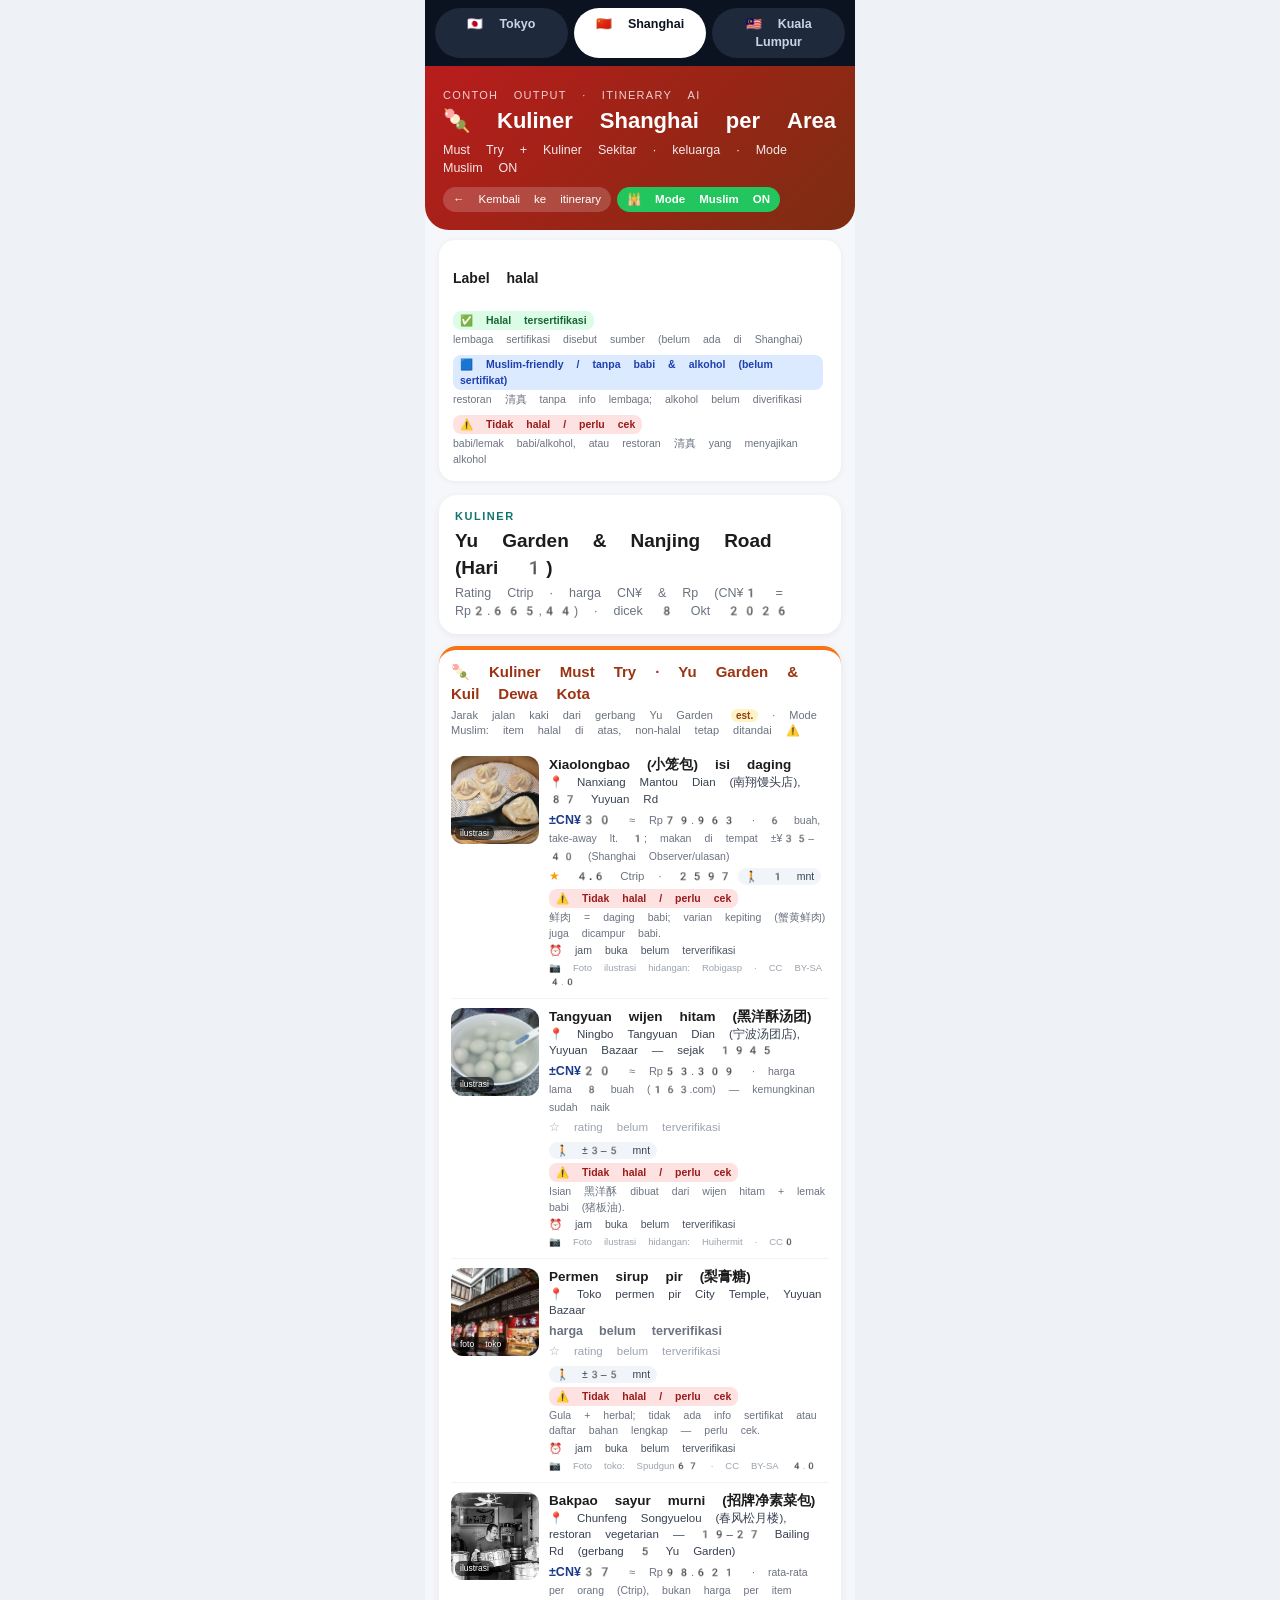
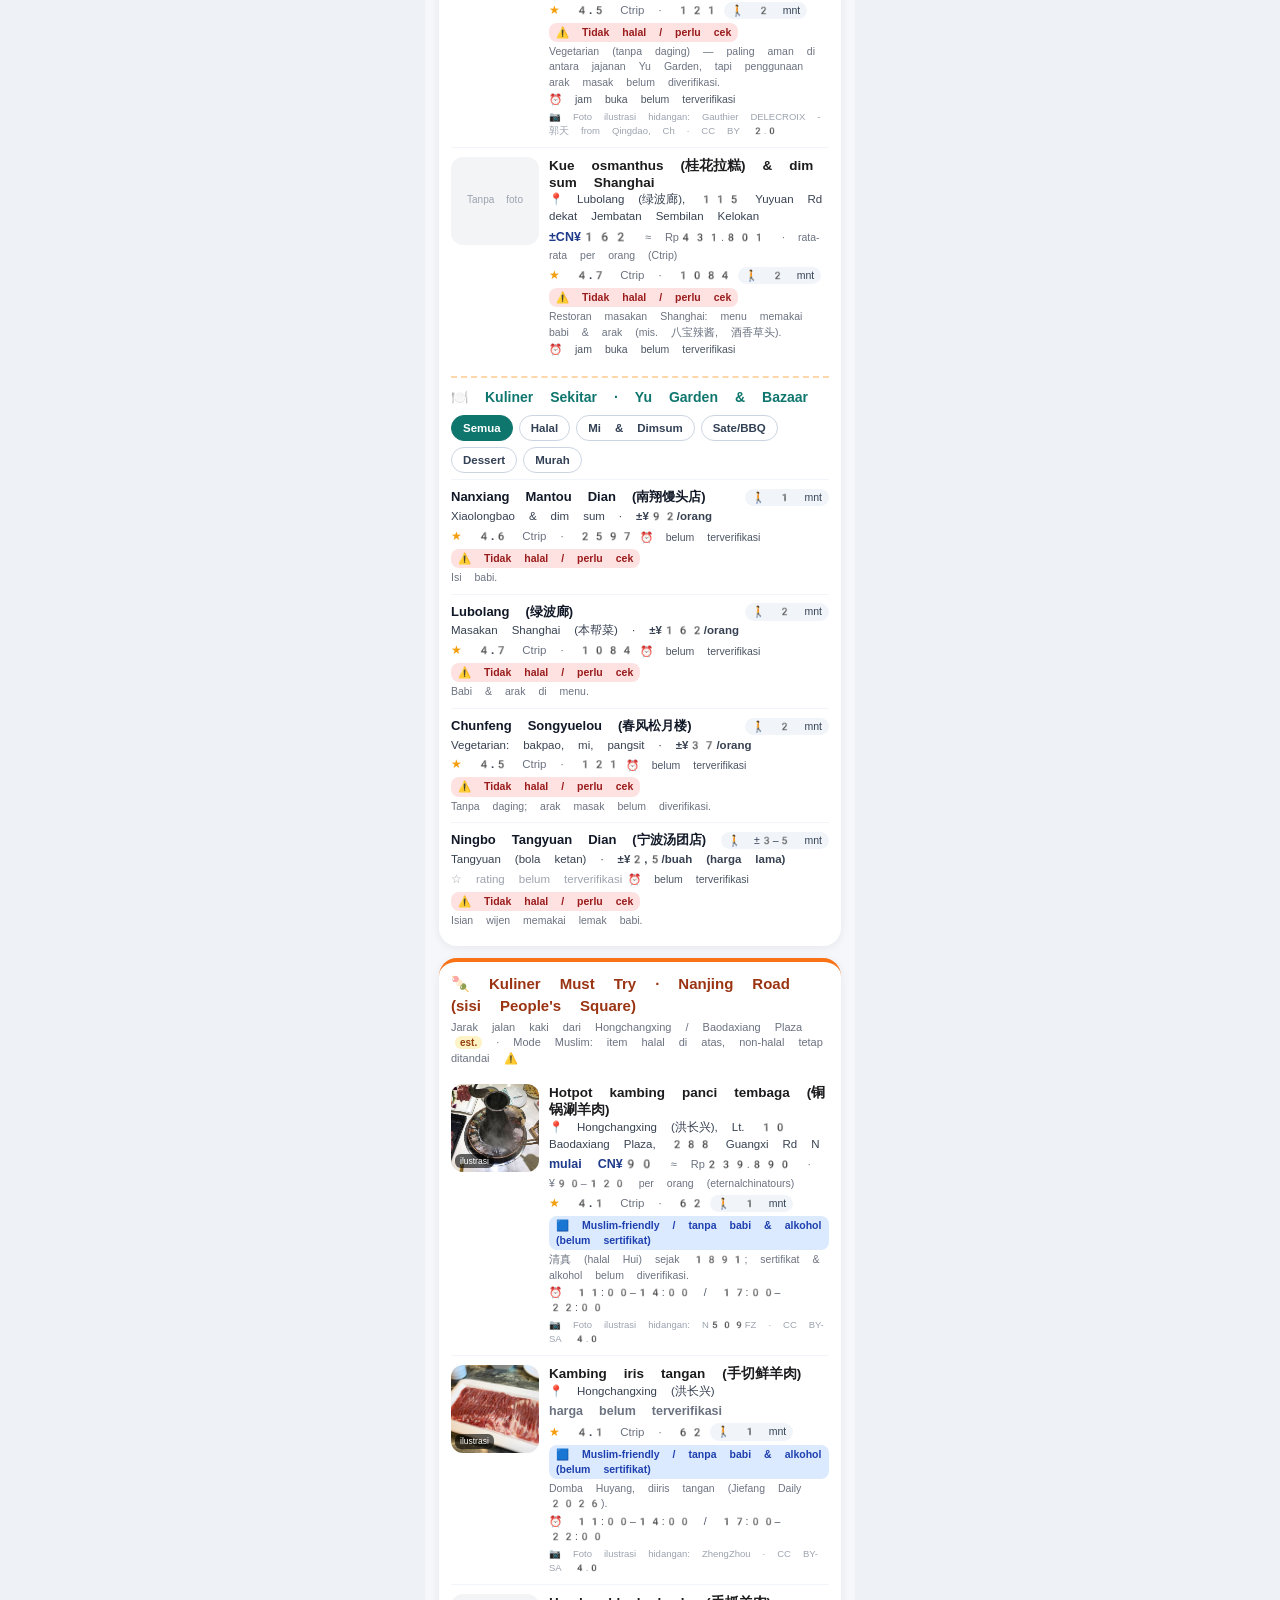
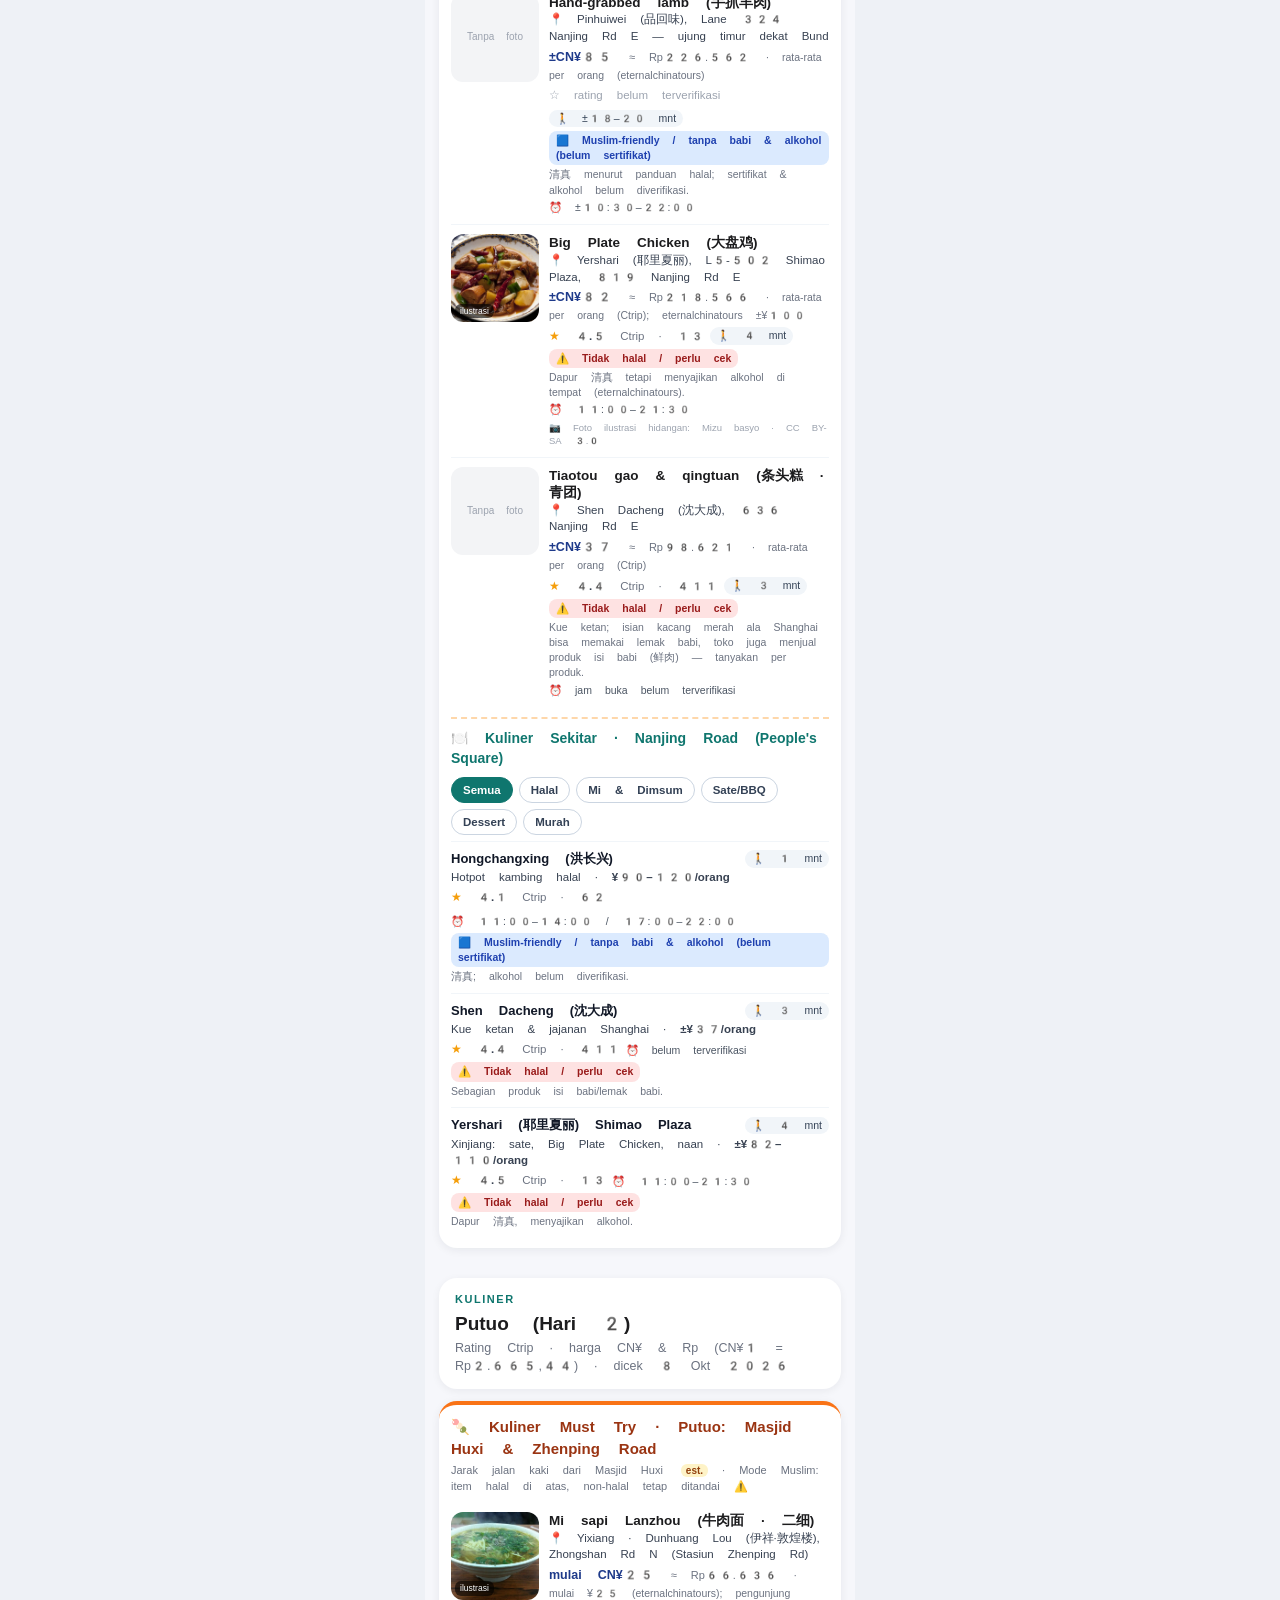
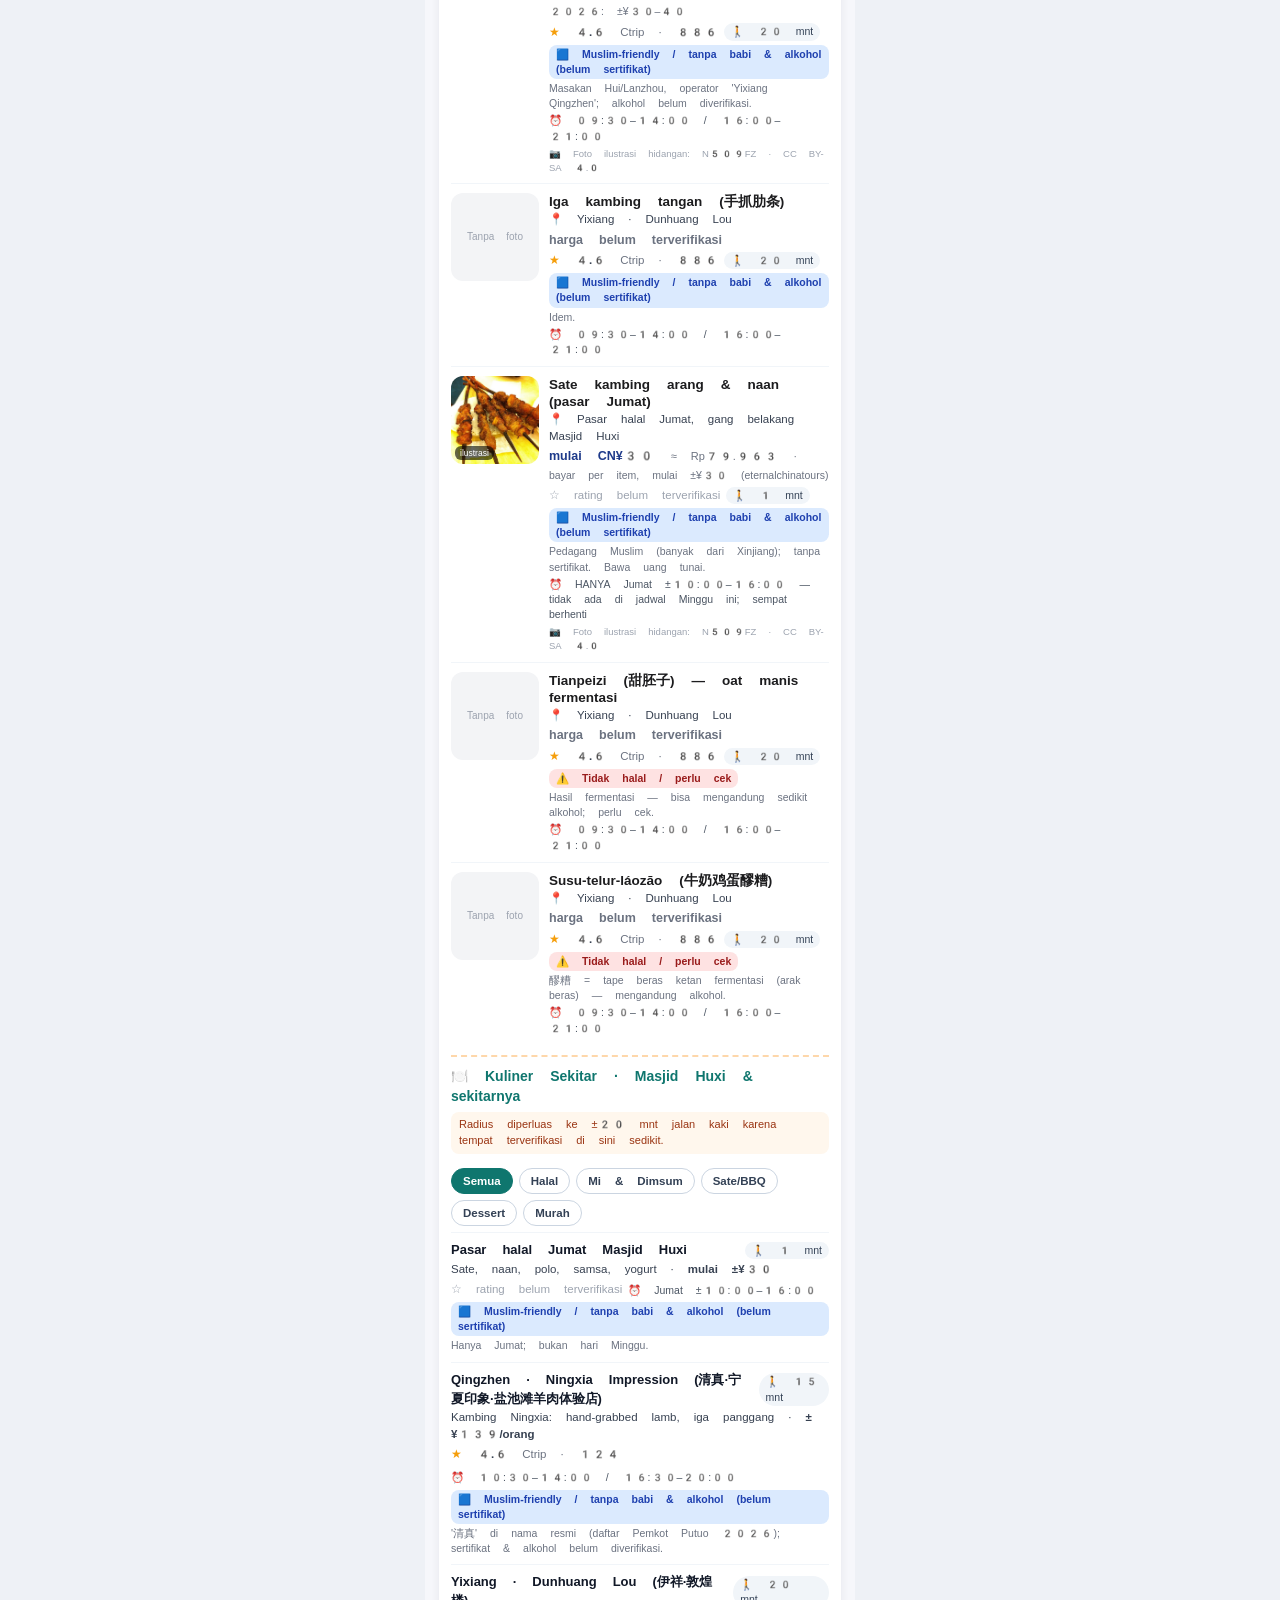
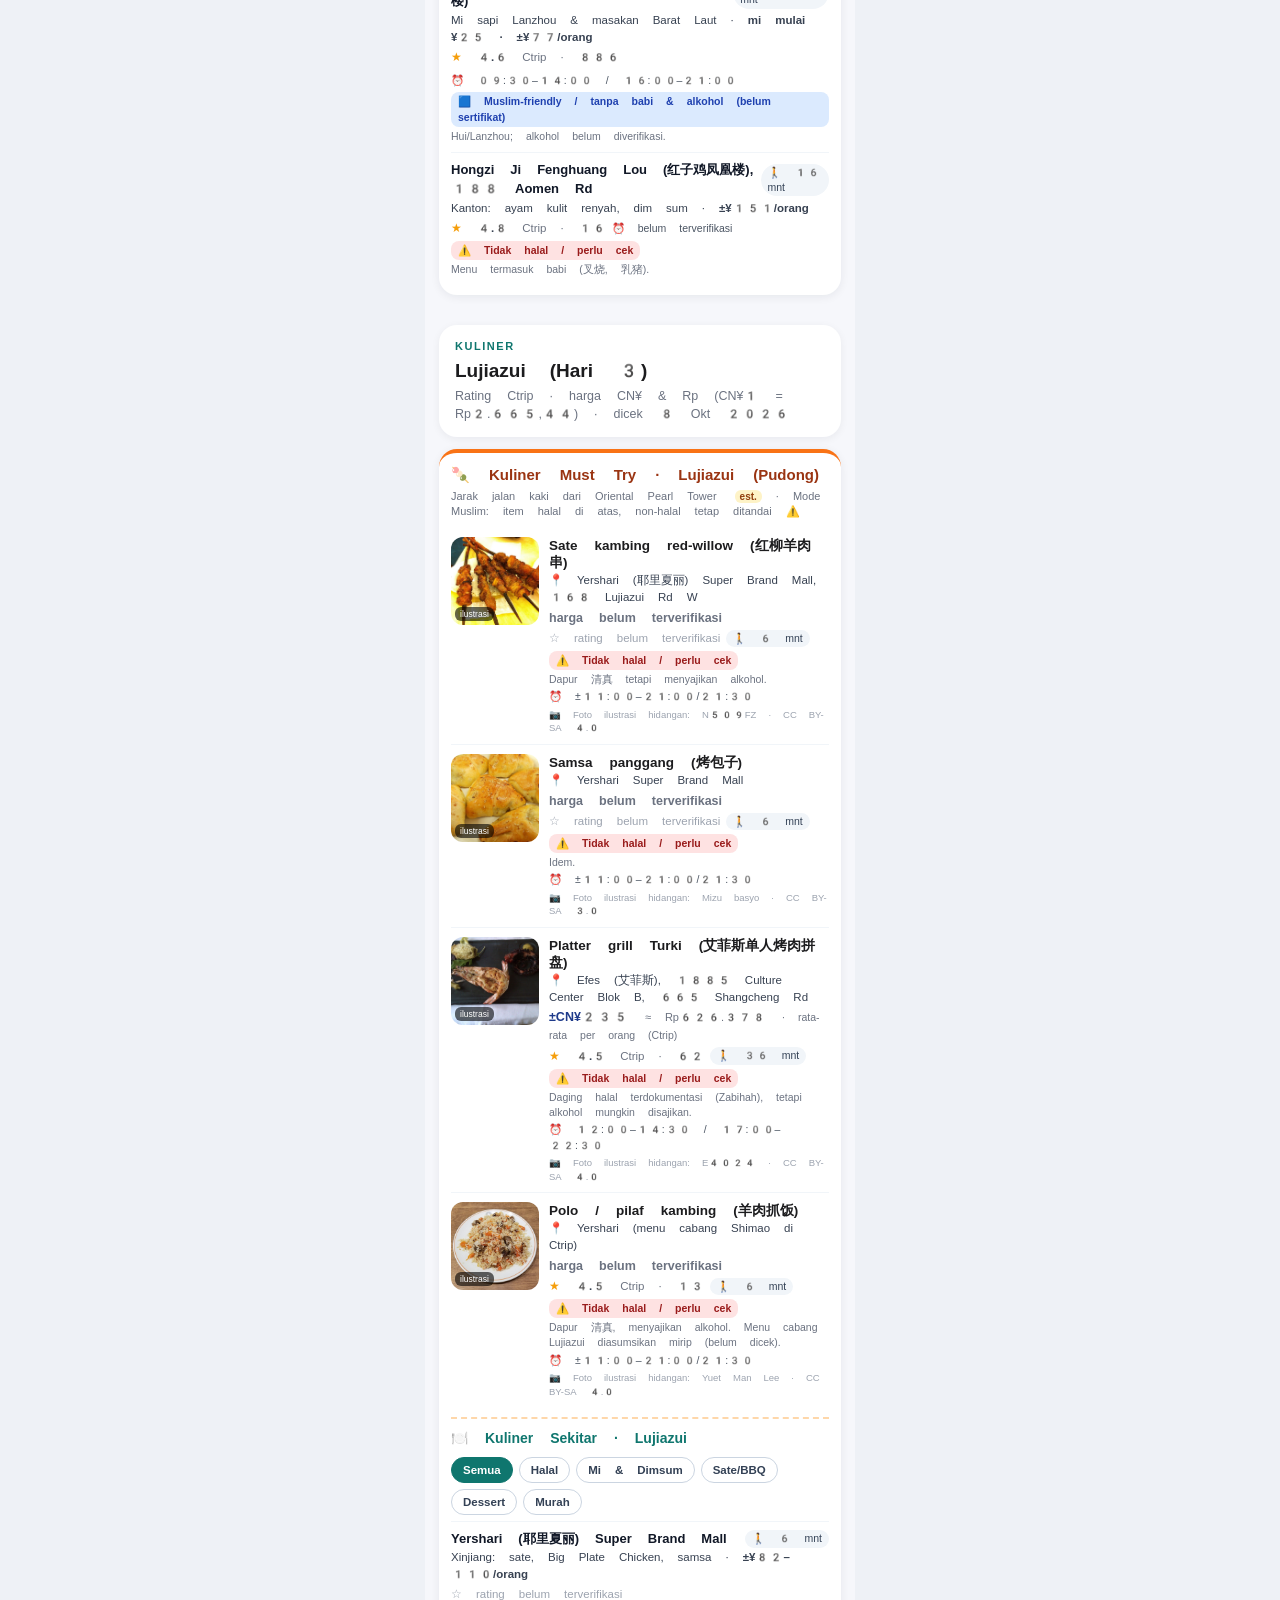
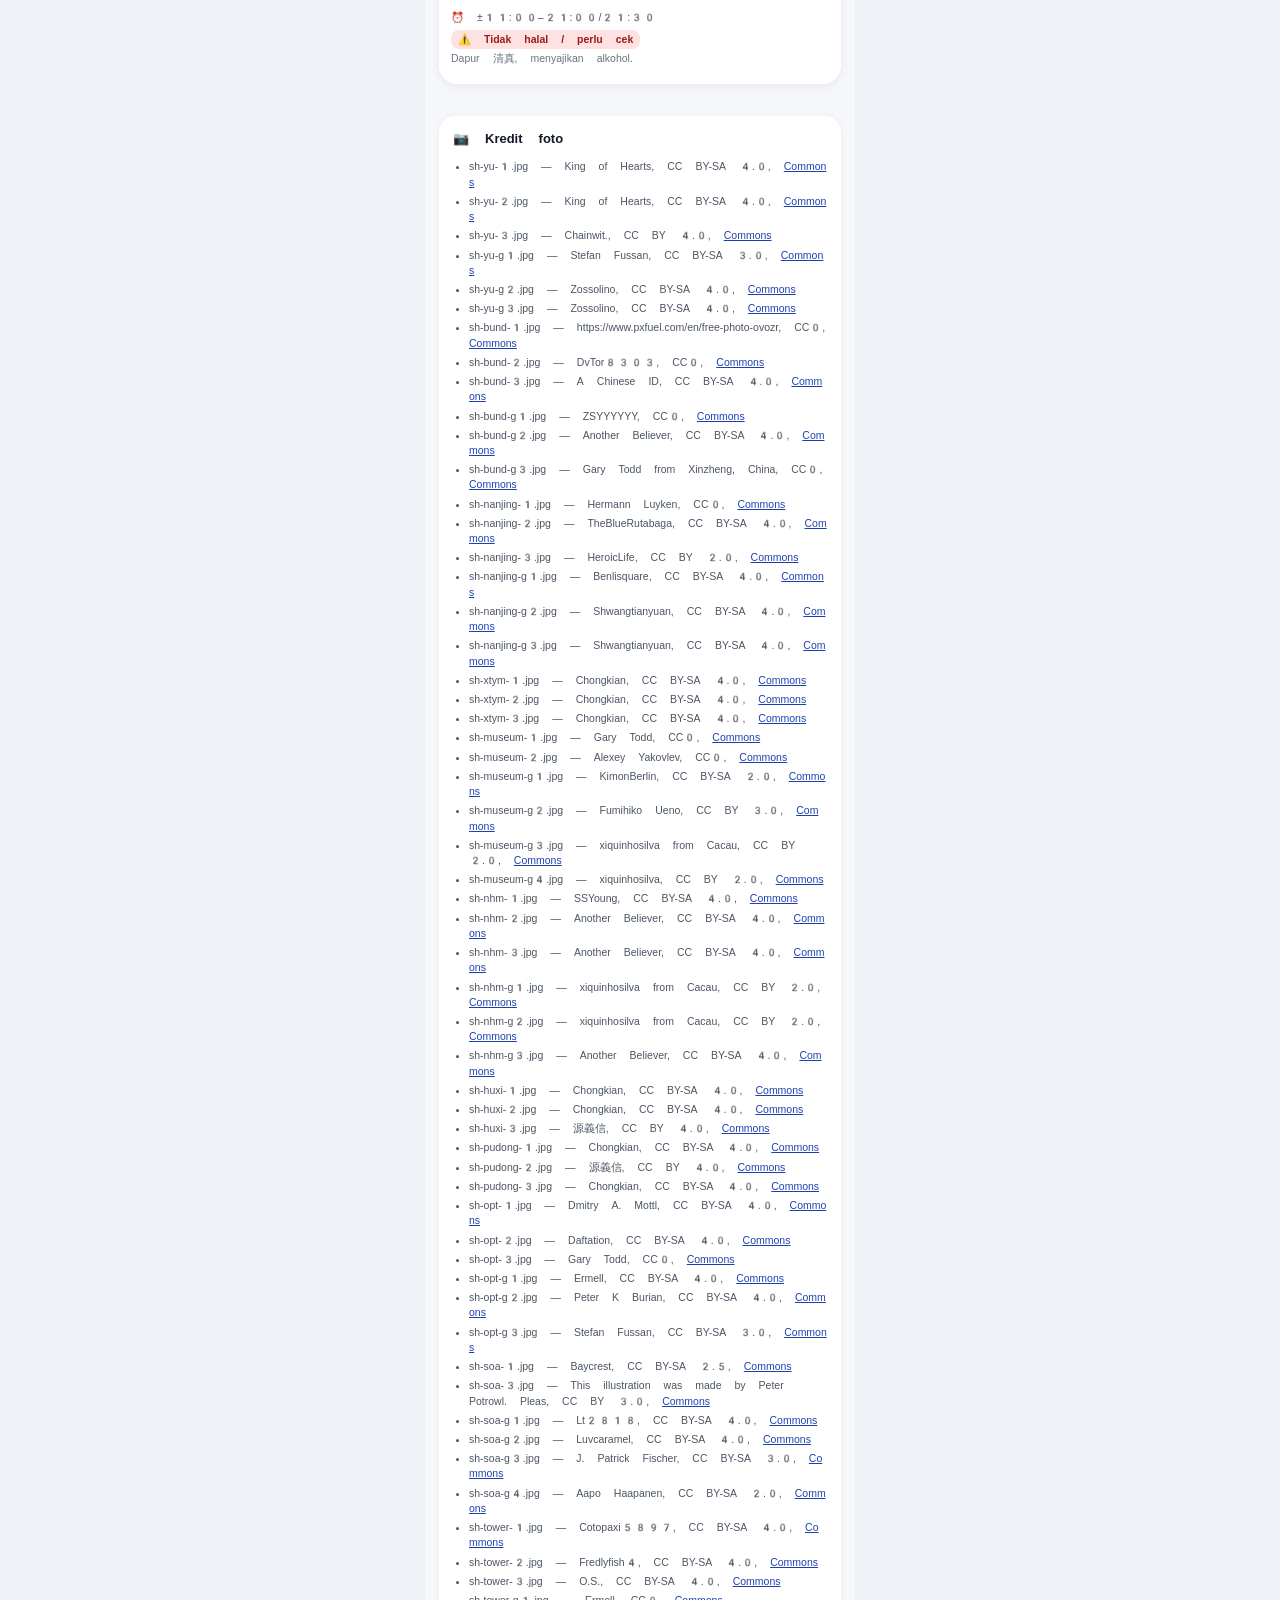
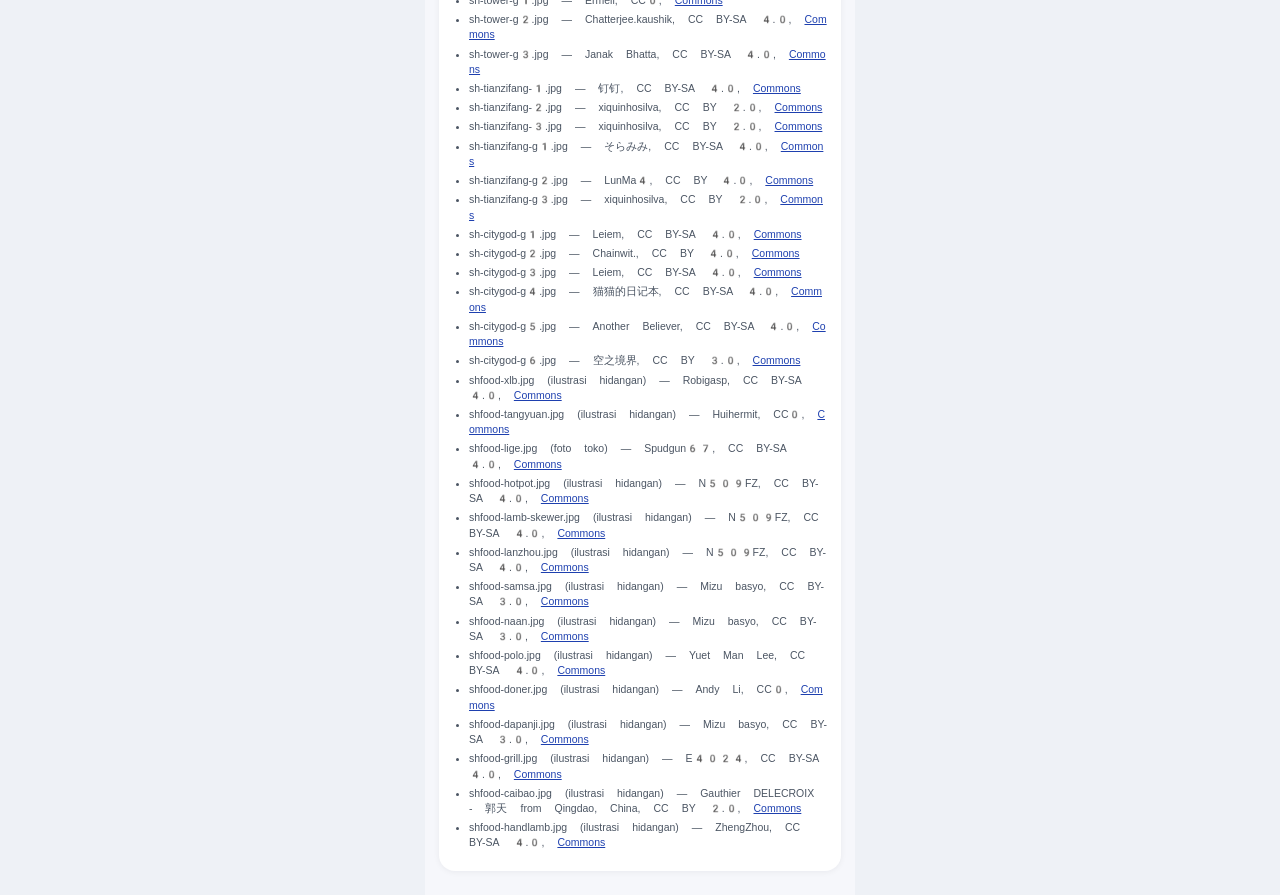
<file: shanghai-kuliner.html>
<!doctype html><html lang="id"><head><meta charset="utf-8"><meta name="viewport" content="width=device-width,initial-scale=1"><title>Kuliner Shanghai — Mode Muslim</title><link rel="stylesheet" href="app.css"></head><body><div class="app">
<nav class="dest"><a href="index.html" class="">🇯🇵 Tokyo</a><a href="shanghai.html" class="on">🇨🇳 Shanghai</a><a href="kualalumpur.html" class="">🇲🇾 Kuala Lumpur</a></nav>
<header class="hero sh"><div class="k">CONTOH OUTPUT · ITINERARY AI</div><h1>🍡 Kuliner Shanghai per Area</h1><div class="sub">Must Try + Kuliner Sekitar · keluarga · Mode Muslim ON</div>
<div class="chips"><a class="chip" href="shanghai.html" style="color:#fff;text-decoration:none">← Kembali ke itinerary</a><span class="chip on">🕌 Mode Muslim ON</span></div></header>
<div style="padding:0 14px"><div class="card legend"><h4>Label halal</h4><div class="hp h-cert">✅ Halal tersertifikasi</div> <span class="hn">lembaga sertifikasi disebut sumber (belum ada di Shanghai)</span><div class="hp h-mf">🟦 Muslim-friendly / tanpa babi & alkohol (belum sertifikat)</div> <span class="hn">restoran 清真 tanpa info lembaga; alkohol belum diverifikasi</span><div class="hp h-no">⚠️ Tidak halal / perlu cek</div> <span class="hn">babi/lemak babi/alkohol, atau restoran 清真 yang menyajikan alkohol</span></div></div><section class="kgroup" id="g-0"><div class="dayhead"><div class="dnum">KULINER</div><div class="dtitle">Yu Garden &amp; Nanjing Road (Hari 1)</div><div class="ddate">Rating Ctrip · harga CN¥ & Rp (CN¥1 = Rp2.665,44) · dicek 8 Okt 2026</div></div><div class="kul" id="kul-yu"><div class="kt">🍡 Kuliner Must Try · Yu Garden &amp; Kuil Dewa Kota</div><div class="ksub">Jarak jalan kaki dari gerbang Yu Garden <span class="est">est.</span> · Mode Muslim: item halal di atas, non-halal tetap ditandai ⚠️</div>
<div class="mtl"><div class="mt"><div class="kimg"><img src="photos/shfood-xlb.jpg" alt="Xiaolongbao (小笼包) isi daging"><span class="ill">ilustrasi</span></div><div class="mtb"><div class="mtd">Xiaolongbao (小笼包) isi daging</div><div class="mts">📍 Nanxiang Mantou Dian (南翔馒头店), 87 Yuyuan Rd</div>
<div class="mtp"><b>±CN¥30</b> <span class="idr">≈ Rp79.963</span> <span class="pn">· 6 buah, take-away lt. 1; makan di tempat ±¥35–40 (Shanghai Observer/ulasan)</span></div><div class="mtr"><span class="rate"><span class="stars">★</span> <b>4.6</b> <span class="rsrc">Ctrip · 2597</span></span> <span class="wk">🚶 1 mnt</span></div>
<div class="hp h-no">⚠️ Tidak halal / perlu cek</div><div class="hn">鲜肉 = daging babi; varian kepiting (蟹黄鲜肉) juga dicampur babi.</div><div class="kh">⏰ jam buka belum terverifikasi</div><div class="kcred">📷 Foto ilustrasi hidangan: Robigasp · CC BY-SA 4.0</div></div></div><div class="mt"><div class="kimg"><img src="photos/shfood-tangyuan.jpg" alt="Tangyuan wijen hitam (黑洋酥汤团)"><span class="ill">ilustrasi</span></div><div class="mtb"><div class="mtd">Tangyuan wijen hitam (黑洋酥汤团)</div><div class="mts">📍 Ningbo Tangyuan Dian (宁波汤团店), Yuyuan Bazaar — sejak 1945</div>
<div class="mtp"><b>±CN¥20</b> <span class="idr">≈ Rp53.309</span> <span class="pn">· harga lama 8 buah (163.com) — kemungkinan sudah naik</span></div><div class="mtr"><span class="rate none">☆ rating belum terverifikasi</span> <span class="wk">🚶 ±3–5 mnt</span></div>
<div class="hp h-no">⚠️ Tidak halal / perlu cek</div><div class="hn">Isian 黑洋酥 dibuat dari wijen hitam + lemak babi (猪板油).</div><div class="kh">⏰ jam buka belum terverifikasi</div><div class="kcred">📷 Foto ilustrasi hidangan: Huihermit · CC0</div></div></div><div class="mt"><div class="kimg"><img src="photos/shfood-lige.jpg" alt="Permen sirup pir (梨膏糖)"><span class="ill">foto toko</span></div><div class="mtb"><div class="mtd">Permen sirup pir (梨膏糖)</div><div class="mts">📍 Toko permen pir City Temple, Yuyuan Bazaar</div>
<div class="mtp"><b style="font-weight:600;color:#6b7280">harga belum terverifikasi</b></div><div class="mtr"><span class="rate none">☆ rating belum terverifikasi</span> <span class="wk">🚶 ±3–5 mnt</span></div>
<div class="hp h-no">⚠️ Tidak halal / perlu cek</div><div class="hn">Gula + herbal; tidak ada info sertifikat atau daftar bahan lengkap — perlu cek.</div><div class="kh">⏰ jam buka belum terverifikasi</div><div class="kcred">📷 Foto toko: Spudgun67 · CC BY-SA 4.0</div></div></div><div class="mt"><div class="kimg"><img src="photos/shfood-caibao.jpg" alt="Bakpao sayur murni (招牌净素菜包)"><span class="ill">ilustrasi</span></div><div class="mtb"><div class="mtd">Bakpao sayur murni (招牌净素菜包)</div><div class="mts">📍 Chunfeng Songyuelou (春风松月楼), restoran vegetarian — 19–27 Bailing Rd (gerbang 5 Yu Garden)</div>
<div class="mtp"><b>±CN¥37</b> <span class="idr">≈ Rp98.621</span> <span class="pn">· rata-rata per orang (Ctrip), bukan harga per item</span></div><div class="mtr"><span class="rate"><span class="stars">★</span> <b>4.5</b> <span class="rsrc">Ctrip · 121</span></span> <span class="wk">🚶 2 mnt</span></div>
<div class="hp h-no">⚠️ Tidak halal / perlu cek</div><div class="hn">Vegetarian (tanpa daging) — paling aman di antara jajanan Yu Garden, tapi penggunaan arak masak belum diverifikasi.</div><div class="kh">⏰ jam buka belum terverifikasi</div><div class="kcred">📷 Foto ilustrasi hidangan: Gauthier DELECROIX - 郭天 from Qingdao, Ch · CC BY 2.0</div></div></div><div class="mt"><div class="kimg none">Tanpa foto</div><div class="mtb"><div class="mtd">Kue osmanthus (桂花拉糕) &amp; dim sum Shanghai</div><div class="mts">📍 Lubolang (绿波廊), 115 Yuyuan Rd dekat Jembatan Sembilan Kelokan</div>
<div class="mtp"><b>±CN¥162</b> <span class="idr">≈ Rp431.801</span> <span class="pn">· rata-rata per orang (Ctrip)</span></div><div class="mtr"><span class="rate"><span class="stars">★</span> <b>4.7</b> <span class="rsrc">Ctrip · 1084</span></span> <span class="wk">🚶 2 mnt</span></div>
<div class="hp h-no">⚠️ Tidak halal / perlu cek</div><div class="hn">Restoran masakan Shanghai: menu memakai babi &amp; arak (mis. 八宝辣酱, 酒香草头).</div><div class="kh">⏰ jam buka belum terverifikasi</div></div></div></div><div class="kt2">🍽️ Kuliner Sekitar · Yu Garden &amp; Bazaar</div><div class="chips2"><button class="fchip on" data-f="all">Semua</button><button class="fchip" data-f="halal">Halal</button><button class="fchip" data-f="mie">Mi & Dimsum</button><button class="fchip" data-f="bbq">Sate/BBQ</button><button class="fchip" data-f="dessert">Dessert</button><button class="fchip" data-f="murah">Murah</button></div><div class="nbl"><div class="nb" data-tags="mie"><div class="nbh"><a href="https://you.ctrip.com/food/shanghai2/4926728.html">Nanxiang Mantou Dian (南翔馒头店)</a><span class="wk">🚶 1 mnt</span></div>
<div class="nbc">Xiaolongbao &amp; dim sum · <b>±¥92/orang</b></div><div class="mtr"><span class="rate"><span class="stars">★</span> <b>4.6</b> <span class="rsrc">Ctrip · 2597</span></span> <span class="kh">⏰ belum terverifikasi</span></div>
<div class="hp h-no">⚠️ Tidak halal / perlu cek</div><div class="hn">Isi babi.</div></div><div class="nb" data-tags="mie dessert"><div class="nbh"><a href="https://you.ctrip.com/food/2/418669.html">Lubolang (绿波廊)</a><span class="wk">🚶 2 mnt</span></div>
<div class="nbc">Masakan Shanghai (本帮菜) · <b>±¥162/orang</b></div><div class="mtr"><span class="rate"><span class="stars">★</span> <b>4.7</b> <span class="rsrc">Ctrip · 1084</span></span> <span class="kh">⏰ belum terverifikasi</span></div>
<div class="hp h-no">⚠️ Tidak halal / perlu cek</div><div class="hn">Babi &amp; arak di menu.</div></div><div class="nb" data-tags="mie murah"><div class="nbh"><a href="https://you.ctrip.com/food/shanghai2/4994099.html">Chunfeng Songyuelou (春风松月楼)</a><span class="wk">🚶 2 mnt</span></div>
<div class="nbc">Vegetarian: bakpao, mi, pangsit · <b>±¥37/orang</b></div><div class="mtr"><span class="rate"><span class="stars">★</span> <b>4.5</b> <span class="rsrc">Ctrip · 121</span></span> <span class="kh">⏰ belum terverifikasi</span></div>
<div class="hp h-no">⚠️ Tidak halal / perlu cek</div><div class="hn">Tanpa daging; arak masak belum diverifikasi.</div></div><div class="nb" data-tags="dessert murah"><div class="nbh"><a href="https://www.163.com/dy/article/E8ABEUMV051495U7.html">Ningbo Tangyuan Dian (宁波汤团店)</a><span class="wk">🚶 ±3–5 mnt</span></div>
<div class="nbc">Tangyuan (bola ketan) · <b>±¥2,5/buah (harga lama)</b></div><div class="mtr"><span class="rate none">☆ rating belum terverifikasi</span> <span class="kh">⏰ belum terverifikasi</span></div>
<div class="hp h-no">⚠️ Tidak halal / perlu cek</div><div class="hn">Isian wijen memakai lemak babi.</div></div><div class="nores">Belum ada restoran halal terverifikasi ≤10 mnt dari Yu Garden. Makan siang halal hari ini: Pinhuiwei (Nanjing Rd E, 2 stasiun Line 10).</div></div></div><div class="kul" id="kul-nanjing"><div class="kt">🍡 Kuliner Must Try · Nanjing Road (sisi People&#x27;s Square)</div><div class="ksub">Jarak jalan kaki dari Hongchangxing / Baodaxiang Plaza <span class="est">est.</span> · Mode Muslim: item halal di atas, non-halal tetap ditandai ⚠️</div>
<div class="mtl"><div class="mt"><div class="kimg"><img src="photos/shfood-hotpot.jpg" alt="Hotpot kambing panci tembaga (铜锅涮羊肉)"><span class="ill">ilustrasi</span></div><div class="mtb"><div class="mtd">Hotpot kambing panci tembaga (铜锅涮羊肉)</div><div class="mts">📍 Hongchangxing (洪长兴), Lt. 10 Baodaxiang Plaza, 288 Guangxi Rd N</div>
<div class="mtp"><b>mulai CN¥90</b> <span class="idr">≈ Rp239.890</span> <span class="pn">· ¥90–120 per orang (eternalchinatours)</span></div><div class="mtr"><span class="rate"><span class="stars">★</span> <b>4.1</b> <span class="rsrc">Ctrip · 62</span></span> <span class="wk">🚶 1 mnt</span></div>
<div class="hp h-mf">🟦 Muslim-friendly / tanpa babi & alkohol (belum sertifikat)</div><div class="hn">清真 (halal Hui) sejak 1891; sertifikat &amp; alkohol belum diverifikasi.</div><div class="kh">⏰ 11:00–14:00 / 17:00–22:00</div><div class="kcred">📷 Foto ilustrasi hidangan: N509FZ · CC BY-SA 4.0</div></div></div><div class="mt"><div class="kimg"><img src="photos/shfood-handlamb.jpg" alt="Kambing iris tangan (手切鲜羊肉)"><span class="ill">ilustrasi</span></div><div class="mtb"><div class="mtd">Kambing iris tangan (手切鲜羊肉)</div><div class="mts">📍 Hongchangxing (洪长兴)</div>
<div class="mtp"><b style="font-weight:600;color:#6b7280">harga belum terverifikasi</b></div><div class="mtr"><span class="rate"><span class="stars">★</span> <b>4.1</b> <span class="rsrc">Ctrip · 62</span></span> <span class="wk">🚶 1 mnt</span></div>
<div class="hp h-mf">🟦 Muslim-friendly / tanpa babi & alkohol (belum sertifikat)</div><div class="hn">Domba Huyang, diiris tangan (Jiefang Daily 2026).</div><div class="kh">⏰ 11:00–14:00 / 17:00–22:00</div><div class="kcred">📷 Foto ilustrasi hidangan: ZhengZhou · CC BY-SA 4.0</div></div></div><div class="mt"><div class="kimg none">Tanpa foto</div><div class="mtb"><div class="mtd">Hand-grabbed lamb (手抓羊肉)</div><div class="mts">📍 Pinhuiwei (品回味), Lane 324 Nanjing Rd E — ujung timur dekat Bund</div>
<div class="mtp"><b>±CN¥85</b> <span class="idr">≈ Rp226.562</span> <span class="pn">· rata-rata per orang (eternalchinatours)</span></div><div class="mtr"><span class="rate none">☆ rating belum terverifikasi</span> <span class="wk">🚶 ±18–20 mnt</span></div>
<div class="hp h-mf">🟦 Muslim-friendly / tanpa babi & alkohol (belum sertifikat)</div><div class="hn">清真 menurut panduan halal; sertifikat &amp; alkohol belum diverifikasi.</div><div class="kh">⏰ ±10:30–22:00</div></div></div><div class="mt"><div class="kimg"><img src="photos/shfood-dapanji.jpg" alt="Big Plate Chicken (大盘鸡)"><span class="ill">ilustrasi</span></div><div class="mtb"><div class="mtd">Big Plate Chicken (大盘鸡)</div><div class="mts">📍 Yershari (耶里夏丽), L5-502 Shimao Plaza, 819 Nanjing Rd E</div>
<div class="mtp"><b>±CN¥82</b> <span class="idr">≈ Rp218.566</span> <span class="pn">· rata-rata per orang (Ctrip); eternalchinatours ±¥100</span></div><div class="mtr"><span class="rate"><span class="stars">★</span> <b>4.5</b> <span class="rsrc">Ctrip · 13</span></span> <span class="wk">🚶 4 mnt</span></div>
<div class="hp h-no">⚠️ Tidak halal / perlu cek</div><div class="hn">Dapur 清真 tetapi menyajikan alkohol di tempat (eternalchinatours).</div><div class="kh">⏰ 11:00–21:30</div><div class="kcred">📷 Foto ilustrasi hidangan: Mizu basyo · CC BY-SA 3.0</div></div></div><div class="mt"><div class="kimg none">Tanpa foto</div><div class="mtb"><div class="mtd">Tiaotou gao &amp; qingtuan (条头糕 · 青团)</div><div class="mts">📍 Shen Dacheng (沈大成), 636 Nanjing Rd E</div>
<div class="mtp"><b>±CN¥37</b> <span class="idr">≈ Rp98.621</span> <span class="pn">· rata-rata per orang (Ctrip)</span></div><div class="mtr"><span class="rate"><span class="stars">★</span> <b>4.4</b> <span class="rsrc">Ctrip · 411</span></span> <span class="wk">🚶 3 mnt</span></div>
<div class="hp h-no">⚠️ Tidak halal / perlu cek</div><div class="hn">Kue ketan; isian kacang merah ala Shanghai bisa memakai lemak babi, toko juga menjual produk isi babi (鲜肉) — tanyakan per produk.</div><div class="kh">⏰ jam buka belum terverifikasi</div></div></div></div><div class="kt2">🍽️ Kuliner Sekitar · Nanjing Road (People&#x27;s Square)</div><div class="chips2"><button class="fchip on" data-f="all">Semua</button><button class="fchip" data-f="halal">Halal</button><button class="fchip" data-f="mie">Mi & Dimsum</button><button class="fchip" data-f="bbq">Sate/BBQ</button><button class="fchip" data-f="dessert">Dessert</button><button class="fchip" data-f="murah">Murah</button></div><div class="nbl"><div class="nb" data-tags="halal bbq"><div class="nbh"><a href="https://you.ctrip.com/food/shanghai2/4994050-dianping.html">Hongchangxing (洪长兴)</a><span class="wk">🚶 1 mnt</span></div>
<div class="nbc">Hotpot kambing halal · <b>¥90–120/orang</b></div><div class="mtr"><span class="rate"><span class="stars">★</span> <b>4.1</b> <span class="rsrc">Ctrip · 62</span></span> <span class="kh">⏰ 11:00–14:00 / 17:00–22:00</span></div>
<div class="hp h-mf">🟦 Muslim-friendly / tanpa babi & alkohol (belum sertifikat)</div><div class="hn">清真; alkohol belum diverifikasi.</div></div><div class="nb" data-tags="dessert murah"><div class="nbh"><a href="https://you.ctrip.com/food/shanghai2/4926688-dianping.html">Shen Dacheng (沈大成)</a><span class="wk">🚶 3 mnt</span></div>
<div class="nbc">Kue ketan &amp; jajanan Shanghai · <b>±¥37/orang</b></div><div class="mtr"><span class="rate"><span class="stars">★</span> <b>4.4</b> <span class="rsrc">Ctrip · 411</span></span> <span class="kh">⏰ belum terverifikasi</span></div>
<div class="hp h-no">⚠️ Tidak halal / perlu cek</div><div class="hn">Sebagian produk isi babi/lemak babi.</div></div><div class="nb" data-tags="bbq mie"><div class="nbh"><a href="https://you.ctrip.com/food/shanghai2/62101791-dianping.html">Yershari (耶里夏丽) Shimao Plaza</a><span class="wk">🚶 4 mnt</span></div>
<div class="nbc">Xinjiang: sate, Big Plate Chicken, naan · <b>±¥82–110/orang</b></div><div class="mtr"><span class="rate"><span class="stars">★</span> <b>4.5</b> <span class="rsrc">Ctrip · 13</span></span> <span class="kh">⏰ 11:00–21:30</span></div>
<div class="hp h-no">⚠️ Tidak halal / perlu cek</div><div class="hn">Dapur 清真, menyajikan alkohol.</div></div><div class="nores">Tidak ada tempat untuk filter ini di radius ±10 mnt.</div></div></div></section><section class="kgroup" id="g-1"><div class="dayhead"><div class="dnum">KULINER</div><div class="dtitle">Putuo (Hari 2)</div><div class="ddate">Rating Ctrip · harga CN¥ & Rp (CN¥1 = Rp2.665,44) · dicek 8 Okt 2026</div></div><div class="kul" id="kul-putuo"><div class="kt">🍡 Kuliner Must Try · Putuo: Masjid Huxi &amp; Zhenping Road</div><div class="ksub">Jarak jalan kaki dari Masjid Huxi <span class="est">est.</span> · Mode Muslim: item halal di atas, non-halal tetap ditandai ⚠️</div>
<div class="mtl"><div class="mt"><div class="kimg"><img src="photos/shfood-lanzhou.jpg" alt="Mi sapi Lanzhou (牛肉面 · 二细)"><span class="ill">ilustrasi</span></div><div class="mtb"><div class="mtd">Mi sapi Lanzhou (牛肉面 · 二细)</div><div class="mts">📍 Yixiang · Dunhuang Lou (伊祥·敦煌楼), Zhongshan Rd N (Stasiun Zhenping Rd)</div>
<div class="mtp"><b>mulai CN¥25</b> <span class="idr">≈ Rp66.636</span> <span class="pn">· mulai ¥25 (eternalchinatours); pengunjung 2026: ±¥30–40</span></div><div class="mtr"><span class="rate"><span class="stars">★</span> <b>4.6</b> <span class="rsrc">Ctrip · 886</span></span> <span class="wk">🚶 20 mnt</span></div>
<div class="hp h-mf">🟦 Muslim-friendly / tanpa babi & alkohol (belum sertifikat)</div><div class="hn">Masakan Hui/Lanzhou, operator &#x27;Yixiang Qingzhen&#x27;; alkohol belum diverifikasi.</div><div class="kh">⏰ 09:30–14:00 / 16:00–21:00</div><div class="kcred">📷 Foto ilustrasi hidangan: N509FZ · CC BY-SA 4.0</div></div></div><div class="mt"><div class="kimg none">Tanpa foto</div><div class="mtb"><div class="mtd">Iga kambing tangan (手抓肋条)</div><div class="mts">📍 Yixiang · Dunhuang Lou</div>
<div class="mtp"><b style="font-weight:600;color:#6b7280">harga belum terverifikasi</b></div><div class="mtr"><span class="rate"><span class="stars">★</span> <b>4.6</b> <span class="rsrc">Ctrip · 886</span></span> <span class="wk">🚶 20 mnt</span></div>
<div class="hp h-mf">🟦 Muslim-friendly / tanpa babi & alkohol (belum sertifikat)</div><div class="hn">Idem.</div><div class="kh">⏰ 09:30–14:00 / 16:00–21:00</div></div></div><div class="mt"><div class="kimg"><img src="photos/shfood-lamb-skewer.jpg" alt="Sate kambing arang &amp; naan (pasar Jumat)"><span class="ill">ilustrasi</span></div><div class="mtb"><div class="mtd">Sate kambing arang &amp; naan (pasar Jumat)</div><div class="mts">📍 Pasar halal Jumat, gang belakang Masjid Huxi</div>
<div class="mtp"><b>mulai CN¥30</b> <span class="idr">≈ Rp79.963</span> <span class="pn">· bayar per item, mulai ±¥30 (eternalchinatours)</span></div><div class="mtr"><span class="rate none">☆ rating belum terverifikasi</span> <span class="wk">🚶 1 mnt</span></div>
<div class="hp h-mf">🟦 Muslim-friendly / tanpa babi & alkohol (belum sertifikat)</div><div class="hn">Pedagang Muslim (banyak dari Xinjiang); tanpa sertifikat. Bawa uang tunai.</div><div class="kh">⏰ HANYA Jumat ±10:00–16:00 — tidak ada di jadwal Minggu ini; sempat berhenti</div><div class="kcred">📷 Foto ilustrasi hidangan: N509FZ · CC BY-SA 4.0</div></div></div><div class="mt"><div class="kimg none">Tanpa foto</div><div class="mtb"><div class="mtd">Tianpeizi (甜胚子) — oat manis fermentasi</div><div class="mts">📍 Yixiang · Dunhuang Lou</div>
<div class="mtp"><b style="font-weight:600;color:#6b7280">harga belum terverifikasi</b></div><div class="mtr"><span class="rate"><span class="stars">★</span> <b>4.6</b> <span class="rsrc">Ctrip · 886</span></span> <span class="wk">🚶 20 mnt</span></div>
<div class="hp h-no">⚠️ Tidak halal / perlu cek</div><div class="hn">Hasil fermentasi — bisa mengandung sedikit alkohol; perlu cek.</div><div class="kh">⏰ 09:30–14:00 / 16:00–21:00</div></div></div><div class="mt"><div class="kimg none">Tanpa foto</div><div class="mtb"><div class="mtd">Susu-telur-láozāo (牛奶鸡蛋醪糟)</div><div class="mts">📍 Yixiang · Dunhuang Lou</div>
<div class="mtp"><b style="font-weight:600;color:#6b7280">harga belum terverifikasi</b></div><div class="mtr"><span class="rate"><span class="stars">★</span> <b>4.6</b> <span class="rsrc">Ctrip · 886</span></span> <span class="wk">🚶 20 mnt</span></div>
<div class="hp h-no">⚠️ Tidak halal / perlu cek</div><div class="hn">醪糟 = tape beras ketan fermentasi (arak beras) — mengandung alkohol.</div><div class="kh">⏰ 09:30–14:00 / 16:00–21:00</div></div></div></div><div class="kt2">🍽️ Kuliner Sekitar · Masjid Huxi &amp; sekitarnya</div><div class="knote">Radius diperluas ke ±20 mnt jalan kaki karena tempat terverifikasi di sini sedikit.</div><div class="chips2"><button class="fchip on" data-f="all">Semua</button><button class="fchip" data-f="halal">Halal</button><button class="fchip" data-f="mie">Mi & Dimsum</button><button class="fchip" data-f="bbq">Sate/BBQ</button><button class="fchip" data-f="dessert">Dessert</button><button class="fchip" data-f="murah">Murah</button></div><div class="nbl"><div class="nb" data-tags="halal bbq murah"><div class="nbh"><a href="https://eternalchinatours.com/shanghai-halal/">Pasar halal Jumat Masjid Huxi</a><span class="wk">🚶 1 mnt</span></div>
<div class="nbc">Sate, naan, polo, samsa, yogurt · <b>mulai ±¥30</b></div><div class="mtr"><span class="rate none">☆ rating belum terverifikasi</span> <span class="kh">⏰ Jumat ±10:00–16:00</span></div>
<div class="hp h-mf">🟦 Muslim-friendly / tanpa babi & alkohol (belum sertifikat)</div><div class="hn">Hanya Jumat; bukan hari Minggu.</div></div><div class="nb" data-tags="halal bbq"><div class="nbh"><a href="https://you.ctrip.com/food/2/15100322.html">Qingzhen · Ningxia Impression (清真·宁夏印象·盐池滩羊肉体验店)</a><span class="wk">🚶 15 mnt</span></div>
<div class="nbc">Kambing Ningxia: hand-grabbed lamb, iga panggang · <b>±¥139/orang</b></div><div class="mtr"><span class="rate"><span class="stars">★</span> <b>4.6</b> <span class="rsrc">Ctrip · 124</span></span> <span class="kh">⏰ 10:30–14:00 / 16:30–20:00</span></div>
<div class="hp h-mf">🟦 Muslim-friendly / tanpa babi & alkohol (belum sertifikat)</div><div class="hn">&#x27;清真&#x27; di nama resmi (daftar Pemkot Putuo 2026); sertifikat &amp; alkohol belum diverifikasi.</div></div><div class="nb" data-tags="halal mie murah"><div class="nbh"><a href="https://you.ctrip.com/food/2/5002717.html">Yixiang · Dunhuang Lou (伊祥·敦煌楼)</a><span class="wk">🚶 20 mnt</span></div>
<div class="nbc">Mi sapi Lanzhou &amp; masakan Barat Laut · <b>mi mulai ¥25 · ±¥77/orang</b></div><div class="mtr"><span class="rate"><span class="stars">★</span> <b>4.6</b> <span class="rsrc">Ctrip · 886</span></span> <span class="kh">⏰ 09:30–14:00 / 16:00–21:00</span></div>
<div class="hp h-mf">🟦 Muslim-friendly / tanpa babi & alkohol (belum sertifikat)</div><div class="hn">Hui/Lanzhou; alkohol belum diverifikasi.</div></div><div class="nb" data-tags="mie"><div class="nbh"><a href="https://you.ctrip.com/food/2/129445058.html">Hongzi Ji Fenghuang Lou (红子鸡凤凰楼), 188 Aomen Rd</a><span class="wk">🚶 16 mnt</span></div>
<div class="nbc">Kanton: ayam kulit renyah, dim sum · <b>±¥151/orang</b></div><div class="mtr"><span class="rate"><span class="stars">★</span> <b>4.8</b> <span class="rsrc">Ctrip · 16</span></span> <span class="kh">⏰ belum terverifikasi</span></div>
<div class="hp h-no">⚠️ Tidak halal / perlu cek</div><div class="hn">Menu termasuk babi (叉烧, 乳猪).</div></div><div class="nores">Tidak ada tempat untuk filter ini.</div></div></div></section><section class="kgroup" id="g-2"><div class="dayhead"><div class="dnum">KULINER</div><div class="dtitle">Lujiazui (Hari 3)</div><div class="ddate">Rating Ctrip · harga CN¥ & Rp (CN¥1 = Rp2.665,44) · dicek 8 Okt 2026</div></div><div class="kul" id="kul-lujiazui"><div class="kt">🍡 Kuliner Must Try · Lujiazui (Pudong)</div><div class="ksub">Jarak jalan kaki dari Oriental Pearl Tower <span class="est">est.</span> · Mode Muslim: item halal di atas, non-halal tetap ditandai ⚠️</div>
<div class="mtl"><div class="mt"><div class="kimg"><img src="photos/shfood-lamb-skewer.jpg" alt="Sate kambing red-willow (红柳羊肉串)"><span class="ill">ilustrasi</span></div><div class="mtb"><div class="mtd">Sate kambing red-willow (红柳羊肉串)</div><div class="mts">📍 Yershari (耶里夏丽) Super Brand Mall, 168 Lujiazui Rd W</div>
<div class="mtp"><b style="font-weight:600;color:#6b7280">harga belum terverifikasi</b></div><div class="mtr"><span class="rate none">☆ rating belum terverifikasi</span> <span class="wk">🚶 6 mnt</span></div>
<div class="hp h-no">⚠️ Tidak halal / perlu cek</div><div class="hn">Dapur 清真 tetapi menyajikan alkohol.</div><div class="kh">⏰ ±11:00–21:00/21:30</div><div class="kcred">📷 Foto ilustrasi hidangan: N509FZ · CC BY-SA 4.0</div></div></div><div class="mt"><div class="kimg"><img src="photos/shfood-samsa.jpg" alt="Samsa panggang (烤包子)"><span class="ill">ilustrasi</span></div><div class="mtb"><div class="mtd">Samsa panggang (烤包子)</div><div class="mts">📍 Yershari Super Brand Mall</div>
<div class="mtp"><b style="font-weight:600;color:#6b7280">harga belum terverifikasi</b></div><div class="mtr"><span class="rate none">☆ rating belum terverifikasi</span> <span class="wk">🚶 6 mnt</span></div>
<div class="hp h-no">⚠️ Tidak halal / perlu cek</div><div class="hn">Idem.</div><div class="kh">⏰ ±11:00–21:00/21:30</div><div class="kcred">📷 Foto ilustrasi hidangan: Mizu basyo · CC BY-SA 3.0</div></div></div><div class="mt"><div class="kimg"><img src="photos/shfood-grill.jpg" alt="Platter grill Turki (艾菲斯单人烤肉拼盘)"><span class="ill">ilustrasi</span></div><div class="mtb"><div class="mtd">Platter grill Turki (艾菲斯单人烤肉拼盘)</div><div class="mts">📍 Efes (艾菲斯), 1885 Culture Center Blok B, 665 Shangcheng Rd</div>
<div class="mtp"><b>±CN¥235</b> <span class="idr">≈ Rp626.378</span> <span class="pn">· rata-rata per orang (Ctrip)</span></div><div class="mtr"><span class="rate"><span class="stars">★</span> <b>4.5</b> <span class="rsrc">Ctrip · 62</span></span> <span class="wk">🚶 36 mnt</span></div>
<div class="hp h-no">⚠️ Tidak halal / perlu cek</div><div class="hn">Daging halal terdokumentasi (Zabihah), tetapi alkohol mungkin disajikan.</div><div class="kh">⏰ 12:00–14:30 / 17:00–22:30</div><div class="kcred">📷 Foto ilustrasi hidangan: E4024 · CC BY-SA 4.0</div></div></div><div class="mt"><div class="kimg"><img src="photos/shfood-polo.jpg" alt="Polo / pilaf kambing (羊肉抓饭)"><span class="ill">ilustrasi</span></div><div class="mtb"><div class="mtd">Polo / pilaf kambing (羊肉抓饭)</div><div class="mts">📍 Yershari (menu cabang Shimao di Ctrip)</div>
<div class="mtp"><b style="font-weight:600;color:#6b7280">harga belum terverifikasi</b></div><div class="mtr"><span class="rate"><span class="stars">★</span> <b>4.5</b> <span class="rsrc">Ctrip · 13</span></span> <span class="wk">🚶 6 mnt</span></div>
<div class="hp h-no">⚠️ Tidak halal / perlu cek</div><div class="hn">Dapur 清真, menyajikan alkohol. Menu cabang Lujiazui diasumsikan mirip (belum dicek).</div><div class="kh">⏰ ±11:00–21:00/21:30</div><div class="kcred">📷 Foto ilustrasi hidangan: Yuet Man Lee · CC BY-SA 4.0</div></div></div></div><div class="kt2">🍽️ Kuliner Sekitar · Lujiazui</div><div class="chips2"><button class="fchip on" data-f="all">Semua</button><button class="fchip" data-f="halal">Halal</button><button class="fchip" data-f="mie">Mi & Dimsum</button><button class="fchip" data-f="bbq">Sate/BBQ</button><button class="fchip" data-f="dessert">Dessert</button><button class="fchip" data-f="murah">Murah</button></div><div class="nbl"><div class="nb" data-tags="bbq mie"><div class="nbh"><a href="https://m.sh.bendibao.com/wangdian/dian/4810107.shtm">Yershari (耶里夏丽) Super Brand Mall</a><span class="wk">🚶 6 mnt</span></div>
<div class="nbc">Xinjiang: sate, Big Plate Chicken, samsa · <b>±¥82–110/orang</b></div><div class="mtr"><span class="rate none">☆ rating belum terverifikasi</span> <span class="kh">⏰ ±11:00–21:00/21:30</span></div>
<div class="hp h-no">⚠️ Tidak halal / perlu cek</div><div class="hn">Dapur 清真, menyajikan alkohol.</div></div><div class="nores">Restoran lain di sekitar Lujiazui belum bisa diverifikasi (Dianping &amp; Trip.com memblokir akses otomatis).</div></div></div></section>
<footer class="foot"><div class="card"><h4>📷 Kredit foto</h4><ul class="small"><li>sh-yu-1.jpg — King of Hearts, CC BY-SA 4.0, <a href="https://commons.wikimedia.org/wiki/File:Yu_Garden_Shanghai_November_2017_003.jpg">Commons</a></li><li>sh-yu-2.jpg — King of Hearts, CC BY-SA 4.0, <a href="https://commons.wikimedia.org/wiki/File:Yu_Garden_Shanghai_November_2017_001.jpg">Commons</a></li><li>sh-yu-3.jpg — Chainwit., CC BY 4.0, <a href="https://commons.wikimedia.org/wiki/File:2024-Apr_Shanghai_Yu_Yuan_Garden_%E8%B1%AB%E5%9B%AD_-_img_20.jpg">Commons</a></li><li>sh-yu-g1.jpg — Stefan Fussan, CC BY-SA 3.0, <a href="https://commons.wikimedia.org/wiki/File:Shanghai_-_Yu_Garden_-_0034.jpg">Commons</a></li><li>sh-yu-g2.jpg — Zossolino, CC BY-SA 4.0, <a href="https://commons.wikimedia.org/wiki/File:2015-09-26-070617_-_Shanghai,_Yu_Yuan_Garten.jpg">Commons</a></li><li>sh-yu-g3.jpg — Zossolino, CC BY-SA 4.0, <a href="https://commons.wikimedia.org/wiki/File:2015-09-26-061452_-_Shanghai,_Yu_Yuan_Garten.jpg">Commons</a></li><li>sh-bund-1.jpg — https://www.pxfuel.com/en/free-photo-ovozr, CC0, <a href="https://commons.wikimedia.org/wiki/File:Shanghai_skyline_from_the_bund.jpg">Commons</a></li><li>sh-bund-2.jpg — DvTor8303, CC0, <a href="https://commons.wikimedia.org/wiki/File:Pudong_Skyline_from_The_Bund_20260417.jpg">Commons</a></li><li>sh-bund-3.jpg — A Chinese ID, CC BY-SA 4.0, <a href="https://commons.wikimedia.org/wiki/File:The_Bund_at_night,_Shanghai,_Aug_10_2023.jpg">Commons</a></li><li>sh-bund-g1.jpg — ZSYYYYYY, CC0, <a href="https://commons.wikimedia.org/wiki/File:%E4%B8%AD%E5%9B%BD%E4%B8%8A%E6%B5%B7%E5%A4%96%E6%BB%A9.jpg">Commons</a></li><li>sh-bund-g2.jpg — Another Believer, CC BY-SA 4.0, <a href="https://commons.wikimedia.org/wiki/File:Shanghai_(December_10,_2015)_-_112.jpg">Commons</a></li><li>sh-bund-g3.jpg — Gary Todd from Xinzheng, China, CC0, <a href="https://commons.wikimedia.org/wiki/File:Shanghai_The_Bund_(22217999000).jpg">Commons</a></li><li>sh-nanjing-1.jpg — Hermann Luyken, CC0, <a href="https://commons.wikimedia.org/wiki/File:2014.11.15.181414_Nanjing_Road_Pedestrian_Zone_Shanghai.jpg">Commons</a></li><li>sh-nanjing-2.jpg — TheBlueRutabaga, CC BY-SA 4.0, <a href="https://commons.wikimedia.org/wiki/File:Nanjing_Pedestrian_Shopping_Street_at_Evening.jpg">Commons</a></li><li>sh-nanjing-3.jpg — HeroicLife, CC BY 2.0, <a href="https://commons.wikimedia.org/wiki/File:East_Nanjing_Pedestrian_Shopping_Street.jpg">Commons</a></li><li>sh-nanjing-g1.jpg — Benlisquare, CC BY-SA 4.0, <a href="https://commons.wikimedia.org/wiki/File:Nanjing_Road_at_night,_looking_towards_Xinshijie.jpg">Commons</a></li><li>sh-nanjing-g2.jpg — Shwangtianyuan, CC BY-SA 4.0, <a href="https://commons.wikimedia.org/wiki/File:Taikang_Food_near_Maochang_Glasses-20220828.jpg">Commons</a></li><li>sh-nanjing-g3.jpg — Shwangtianyuan, CC BY-SA 4.0, <a href="https://commons.wikimedia.org/wiki/File:Laomiao_Jewellery_at_462_East_Nanjing_Road-20220828.jpg">Commons</a></li><li>sh-xtym-1.jpg — Chongkian, CC BY-SA 4.0, <a href="https://commons.wikimedia.org/wiki/File:Xiaotaoyuan_Mosque.JPG">Commons</a></li><li>sh-xtym-2.jpg — Chongkian, CC BY-SA 4.0, <a href="https://commons.wikimedia.org/wiki/File:Xiaotaoyuan_Mosque_for_Women.JPG">Commons</a></li><li>sh-xtym-3.jpg — Chongkian, CC BY-SA 4.0, <a href="https://commons.wikimedia.org/wiki/File:Xiaotaoyuan_Mosque_-_Prayer_Hall.JPG">Commons</a></li><li>sh-museum-1.jpg — Gary Todd, CC0, <a href="https://commons.wikimedia.org/wiki/File:2010_Shanghai_Museum.jpg">Commons</a></li><li>sh-museum-2.jpg — Alexey Yakovlev, CC0, <a href="https://commons.wikimedia.org/wiki/File:Shanghai_Museum_on_People%27s_Square.jpg">Commons</a></li><li>sh-museum-g1.jpg — KimonBerlin, CC BY-SA 2.0, <a href="https://commons.wikimedia.org/wiki/File:Shanghai_-_People%27s_Square_(1392428195).jpg">Commons</a></li><li>sh-museum-g2.jpg — Fumihiko Ueno, CC BY 3.0, <a href="https://commons.wikimedia.org/wiki/File:People%27s_Square,_Huangpu,_Shanghai,_China,_200000_-_panoramio.jpg">Commons</a></li><li>sh-museum-g3.jpg — xiquinhosilva from Cacau, CC BY 2.0, <a href="https://commons.wikimedia.org/wiki/File:20505-Shanghai_(32225237174).jpg">Commons</a></li><li>sh-museum-g4.jpg — xiquinhosilva, CC BY 2.0, <a href="https://commons.wikimedia.org/wiki/File:Shanghai_Museum_20523-Shanghai_(33070886185).jpg">Commons</a></li><li>sh-nhm-1.jpg — SSYoung, CC BY-SA 4.0, <a href="https://commons.wikimedia.org/wiki/File:Shanghai_Natural_History_Museum_(New)_01.JPG">Commons</a></li><li>sh-nhm-2.jpg — Another Believer, CC BY-SA 4.0, <a href="https://commons.wikimedia.org/wiki/File:Shanghai_Natural_History_Museum_(2015)_-_02.JPG">Commons</a></li><li>sh-nhm-3.jpg — Another Believer, CC BY-SA 4.0, <a href="https://commons.wikimedia.org/wiki/File:Shanghai_Natural_History_Museum_(2015)_-_05.JPG">Commons</a></li><li>sh-nhm-g1.jpg — xiquinhosilva from Cacau, CC BY 2.0, <a href="https://commons.wikimedia.org/wiki/File:23009-Shanghai_(32687845200).jpg">Commons</a></li><li>sh-nhm-g2.jpg — xiquinhosilva from Cacau, CC BY 2.0, <a href="https://commons.wikimedia.org/wiki/File:23082-Shanghai_(32224363614).jpg">Commons</a></li><li>sh-nhm-g3.jpg — Another Believer, CC BY-SA 4.0, <a href="https://commons.wikimedia.org/wiki/File:Shanghai_(December_5,_2015)_-_06.jpg">Commons</a></li><li>sh-huxi-1.jpg — Chongkian, CC BY-SA 4.0, <a href="https://commons.wikimedia.org/wiki/File:Huxi_Mosque.jpg">Commons</a></li><li>sh-huxi-2.jpg — Chongkian, CC BY-SA 4.0, <a href="https://commons.wikimedia.org/wiki/File:Huxi_Mosque_-_Prayer_Hall.jpg">Commons</a></li><li>sh-huxi-3.jpg — 源義信, CC BY 4.0, <a href="https://commons.wikimedia.org/wiki/File:2026-10-04_Huxi_Mosque,_Shanghai_%E4%B8%8A%E6%B5%B7%E6%B2%AA%E8%A5%BF%E6%B8%85%E7%9C%9F%E5%AF%BA_04.jpg">Commons</a></li><li>sh-pudong-1.jpg — Chongkian, CC BY-SA 4.0, <a href="https://commons.wikimedia.org/wiki/File:Pudong_Mosque.jpg">Commons</a></li><li>sh-pudong-2.jpg — 源義信, CC BY 4.0, <a href="https://commons.wikimedia.org/wiki/File:2026-10-02_Pudong_Mosque_%E6%B5%A6%E4%B8%9C%E6%B8%85%E7%9C%9F%E5%AF%BA_01.jpg">Commons</a></li><li>sh-pudong-3.jpg — Chongkian, CC BY-SA 4.0, <a href="https://commons.wikimedia.org/wiki/File:Pudong_Mosque_-_Prayer_Hall.JPG">Commons</a></li><li>sh-opt-1.jpg — Dmitry A. Mottl, CC BY-SA 4.0, <a href="https://commons.wikimedia.org/wiki/File:Oriental_Pearl_Tower_in_Shanghai.jpg">Commons</a></li><li>sh-opt-2.jpg — Daftation, CC BY-SA 4.0, <a href="https://commons.wikimedia.org/wiki/File:Oriental_Pearl_Tower_at_Night.jpg">Commons</a></li><li>sh-opt-3.jpg — Gary Todd, CC0, <a href="https://commons.wikimedia.org/wiki/File:2010_Oriental_Pearl_Tower,_Shanghai_01.jpg">Commons</a></li><li>sh-opt-g1.jpg — Ermell, CC BY-SA 4.0, <a href="https://commons.wikimedia.org/wiki/File:Shanghai_Oriental_Pearl_Tower-20150516-RM-123453.jpg">Commons</a></li><li>sh-opt-g2.jpg — Peter K Burian, CC BY-SA 4.0, <a href="https://commons.wikimedia.org/wiki/File:Pudong_area_of_Shanghai,_at_night.jpg">Commons</a></li><li>sh-opt-g3.jpg — Stefan Fussan, CC BY-SA 3.0, <a href="https://commons.wikimedia.org/wiki/File:Shanghai_-_Pudong_Skyline_-_0010.jpg">Commons</a></li><li>sh-soa-1.jpg — Baycrest, CC BY-SA 2.5, <a href="https://commons.wikimedia.org/wiki/File:Shanghai_Ocean_Aquarium_2018.jpg">Commons</a></li><li>sh-soa-3.jpg — This illustration was made by Peter Potrowl. Pleas, CC BY 3.0, <a href="https://commons.wikimedia.org/wiki/File:Shanghai_Ocean_Aquarium_-_Chitala_blanci_1.jpg">Commons</a></li><li>sh-soa-g1.jpg — Lt2818, CC BY-SA 4.0, <a href="https://commons.wikimedia.org/wiki/File:%E4%B8%8A%E6%B5%B7%E6%B5%B7%E6%B4%8B%E6%B0%B4%E6%97%8F%E9%A6%86.jpg">Commons</a></li><li>sh-soa-g2.jpg — Luvcaramel, CC BY-SA 4.0, <a href="https://commons.wikimedia.org/wiki/File:Pink_Jellyfish.jpg">Commons</a></li><li>sh-soa-g3.jpg — J. Patrick Fischer, CC BY-SA 3.0, <a href="https://commons.wikimedia.org/wiki/File:Shark_in_Shanghai_2.JPG">Commons</a></li><li>sh-soa-g4.jpg — Aapo Haapanen, CC BY-SA 2.0, <a href="https://commons.wikimedia.org/wiki/File:Ducks_in_Shanghai_Ocean_Aquarium.jpg">Commons</a></li><li>sh-tower-1.jpg — Cotopaxi5897, CC BY-SA 4.0, <a href="https://commons.wikimedia.org/wiki/File:View_from_Shanghai_Tower_Observation_Deck.jpg">Commons</a></li><li>sh-tower-2.jpg — Fredlyfish4, CC BY-SA 4.0, <a href="https://commons.wikimedia.org/wiki/File:Shanghai_Tower_view_2016_8.jpg">Commons</a></li><li>sh-tower-3.jpg — O.S., CC BY-SA 4.0, <a href="https://commons.wikimedia.org/wiki/File:Shanghai_Tower_Aussichtsplattform.jpg">Commons</a></li><li>sh-tower-g1.jpg — Ermell, CC0, <a href="https://commons.wikimedia.org/wiki/File:Shanghai_skyscrapers_5166285.jpg">Commons</a></li><li>sh-tower-g2.jpg — Chatterjee.kaushik, CC BY-SA 4.0, <a href="https://commons.wikimedia.org/wiki/File:View_from_the_Shanghai_Tower_observatory_deck.jpg">Commons</a></li><li>sh-tower-g3.jpg — Janak Bhatta, CC BY-SA 4.0, <a href="https://commons.wikimedia.org/wiki/File:Huangpu_River1.jpg">Commons</a></li><li>sh-tianzifang-1.jpg — 钉钉, CC BY-SA 4.0, <a href="https://commons.wikimedia.org/wiki/File:Tianzifang,_Shanghai.jpg">Commons</a></li><li>sh-tianzifang-2.jpg — xiquinhosilva, CC BY 2.0, <a href="https://commons.wikimedia.org/wiki/File:Tianzifang_21640-Shanghai_(32943988321).jpg">Commons</a></li><li>sh-tianzifang-3.jpg — xiquinhosilva, CC BY 2.0, <a href="https://commons.wikimedia.org/wiki/File:Tianzifang_21655-Shanghai_(32255079393).jpg">Commons</a></li><li>sh-tianzifang-g1.jpg — そらみみ, CC BY-SA 4.0, <a href="https://commons.wikimedia.org/wiki/File:View_in_Tianzifang_Area_1.jpg">Commons</a></li><li>sh-tianzifang-g2.jpg — LunMa4, CC BY 4.0, <a href="https://commons.wikimedia.org/wiki/File:Tianzifang_im_Sommer_2025.jpg">Commons</a></li><li>sh-tianzifang-g3.jpg — xiquinhosilva, CC BY 2.0, <a href="https://commons.wikimedia.org/wiki/File:Tianzifang_21641-Shanghai_(33029166756).jpg">Commons</a></li><li>sh-citygod-g1.jpg — Leiem, CC BY-SA 4.0, <a href="https://commons.wikimedia.org/wiki/File:City_God_Temple_Tourism_Area_1.jpg">Commons</a></li><li>sh-citygod-g2.jpg — Chainwit., CC BY 4.0, <a href="https://commons.wikimedia.org/wiki/File:2024-Apr_Shanghai_City_God_Temple_%E4%B8%8A%E6%B5%B7%E5%9F%8E%E9%9A%8D%E5%BB%9F_-_img_01.jpg">Commons</a></li><li>sh-citygod-g3.jpg — Leiem, CC BY-SA 4.0, <a href="https://commons.wikimedia.org/wiki/File:City_God_Temple_Tourism_Area_-_Laomiao_Huangjin_Yinlou.jpg">Commons</a></li><li>sh-citygod-g4.jpg — 猫猫的日记本, CC BY-SA 4.0, <a href="https://commons.wikimedia.org/wiki/File:The_Temple_of_the_Town_Deity_in_Shanghai_01_2015-09.jpg">Commons</a></li><li>sh-citygod-g5.jpg — Another Believer, CC BY-SA 4.0, <a href="https://commons.wikimedia.org/wiki/File:Shanghai_(December_9,_2015)_-_12.jpg">Commons</a></li><li>sh-citygod-g6.jpg — 空之境界, CC BY 3.0, <a href="https://commons.wikimedia.org/wiki/File:%E4%B8%8A%E6%B5%B7%E5%9F%8E%E9%9A%8D%E5%BA%99_-_panoramio.jpg">Commons</a></li><li>shfood-xlb.jpg (ilustrasi hidangan) — Robigasp, CC BY-SA 4.0, <a href="https://commons.wikimedia.org/wiki/File:Xiaolongbao_Shanghai.jpg">Commons</a></li><li>shfood-tangyuan.jpg (ilustrasi hidangan) — Huihermit, CC0, <a href="https://commons.wikimedia.org/wiki/File:Chinese_Tangyuan.jpeg">Commons</a></li><li>shfood-lige.jpg (foto toko) — Spudgun67, CC BY-SA 4.0, <a href="https://commons.wikimedia.org/wiki/File:City_Temple_Pear_Syrup_Candy_Shop_-_Chenghuang_Temple,_Huangpu,_Shanghai,_China.jpg">Commons</a></li><li>shfood-hotpot.jpg (ilustrasi hidangan) — N509FZ, CC BY-SA 4.0, <a href="https://commons.wikimedia.org/wiki/File:Instant-boiled_mutton_hot_pot_at_Yangfang_Shengli_(20200111153612).jpg">Commons</a></li><li>shfood-lamb-skewer.jpg (ilustrasi hidangan) — N509FZ, CC BY-SA 4.0, <a href="https://commons.wikimedia.org/wiki/File:Jumbo_kebab_at_Xinjiang_Restaurant_(20141121184744).JPG">Commons</a></li><li>shfood-lanzhou.jpg (ilustrasi hidangan) — N509FZ, CC BY-SA 4.0, <a href="https://commons.wikimedia.org/wiki/File:Lanzhou_beef_noodles_in_Xizhimen_(20150212172050).JPG">Commons</a></li><li>shfood-samsa.jpg (ilustrasi hidangan) — Mizu basyo, CC BY-SA 3.0, <a href="https://commons.wikimedia.org/wiki/File:Uyghur_samsa.jpg">Commons</a></li><li>shfood-naan.jpg (ilustrasi hidangan) — Mizu basyo, CC BY-SA 3.0, <a href="https://commons.wikimedia.org/wiki/File:Uyghur_nan.jpg">Commons</a></li><li>shfood-polo.jpg (ilustrasi hidangan) — Yuet Man Lee, CC BY-SA 4.0, <a href="https://commons.wikimedia.org/wiki/File:Uyghur_polo_as_served_at_Jiang_Lai_in_Toshima,_Tokyo.jpg">Commons</a></li><li>shfood-doner.jpg (ilustrasi hidangan) — Andy Li, CC0, <a href="https://commons.wikimedia.org/wiki/File:D%C3%B6ner_Kebab_Wrap_-_What_The_Pitta.jpg">Commons</a></li><li>shfood-dapanji.jpg (ilustrasi hidangan) — Mizu basyo, CC BY-SA 3.0, <a href="https://commons.wikimedia.org/wiki/File:Dapanji_Uyghur_Style.jpg">Commons</a></li><li>shfood-grill.jpg (ilustrasi hidangan) — E4024, CC BY-SA 4.0, <a href="https://commons.wikimedia.org/wiki/File:Mixed_plate_in_Trilye,_Ankara.jpg">Commons</a></li><li>shfood-caibao.jpg (ilustrasi hidangan) — Gauthier DELECROIX - 郭天 from Qingdao, China, CC BY 2.0, <a href="https://commons.wikimedia.org/wiki/File:Baozi_(50381350011).jpg">Commons</a></li><li>shfood-handlamb.jpg (ilustrasi hidangan) — ZhengZhou, CC BY-SA 4.0, <a href="https://commons.wikimedia.org/wiki/File:Hand-cut_lamb_slices_for_hotpot.jpg">Commons</a></li></ul></div></footer></div><script src="app.js"></script></body></html>
</file>
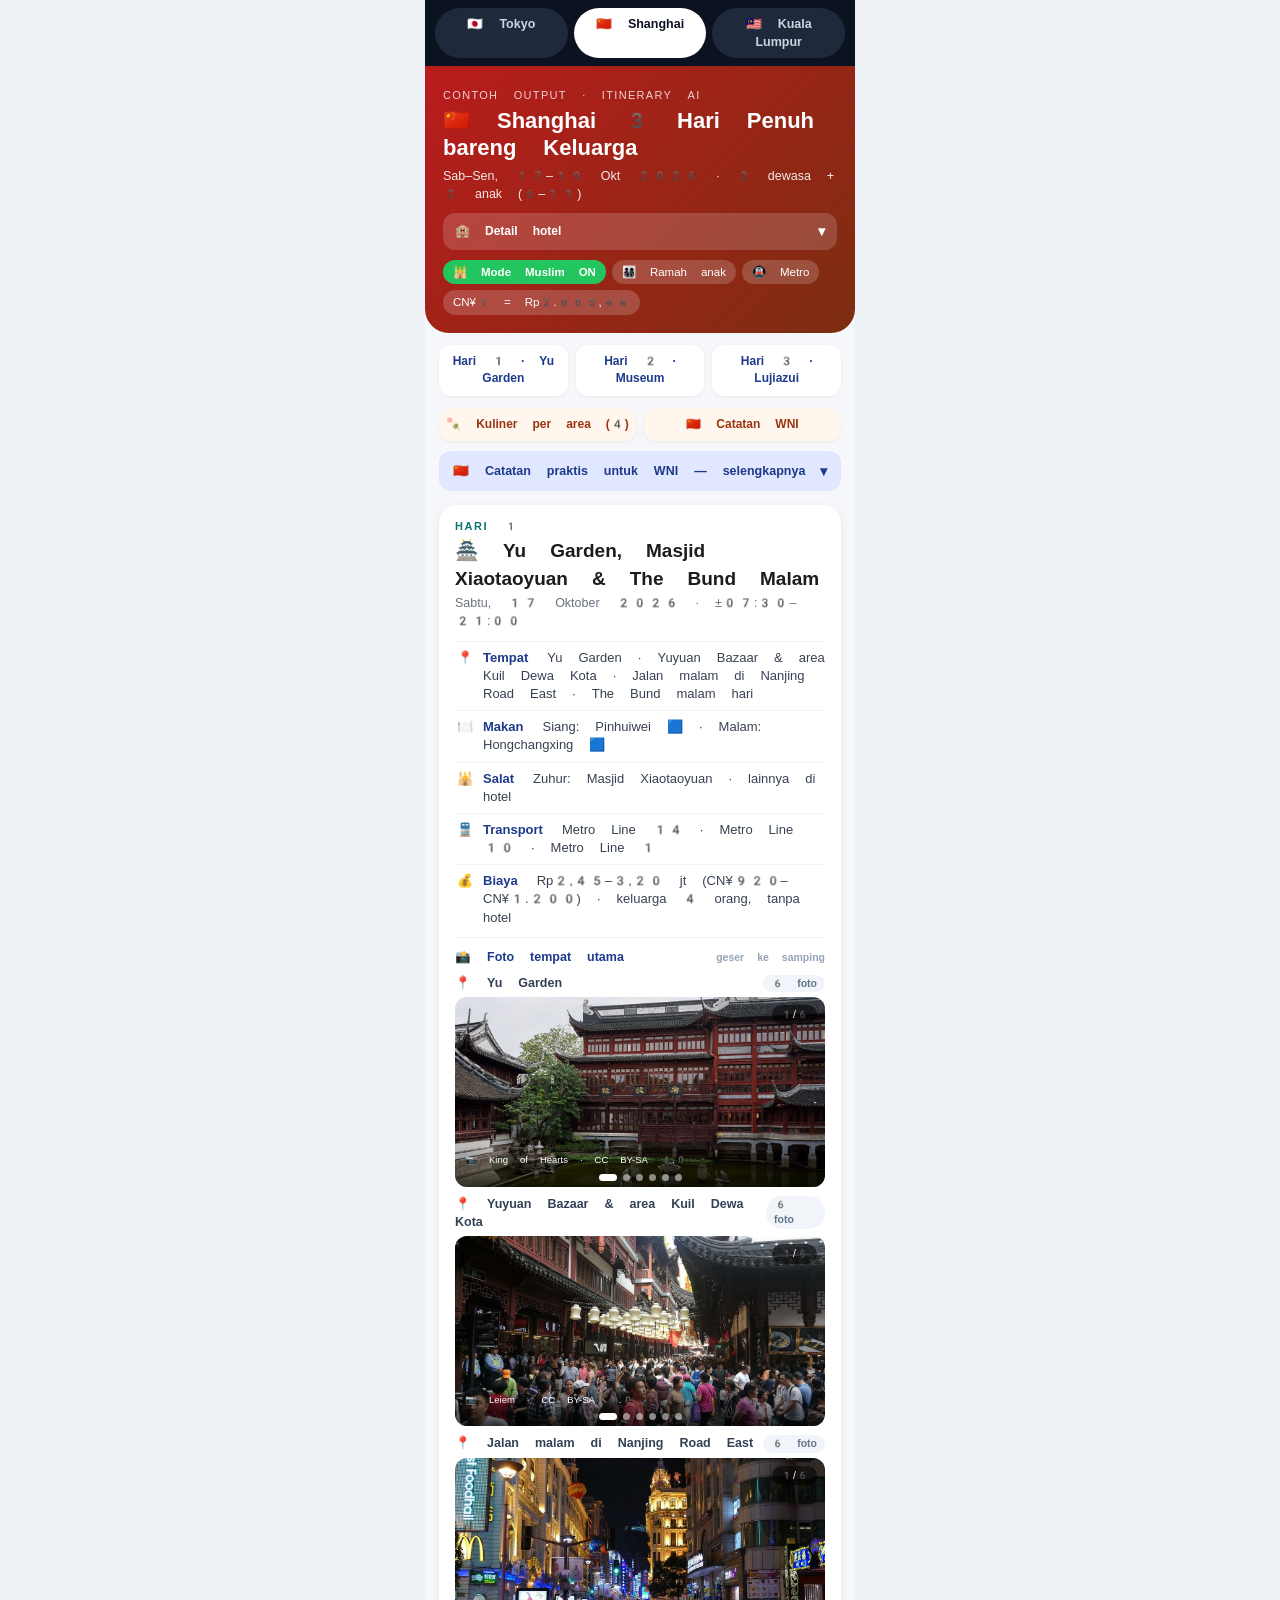
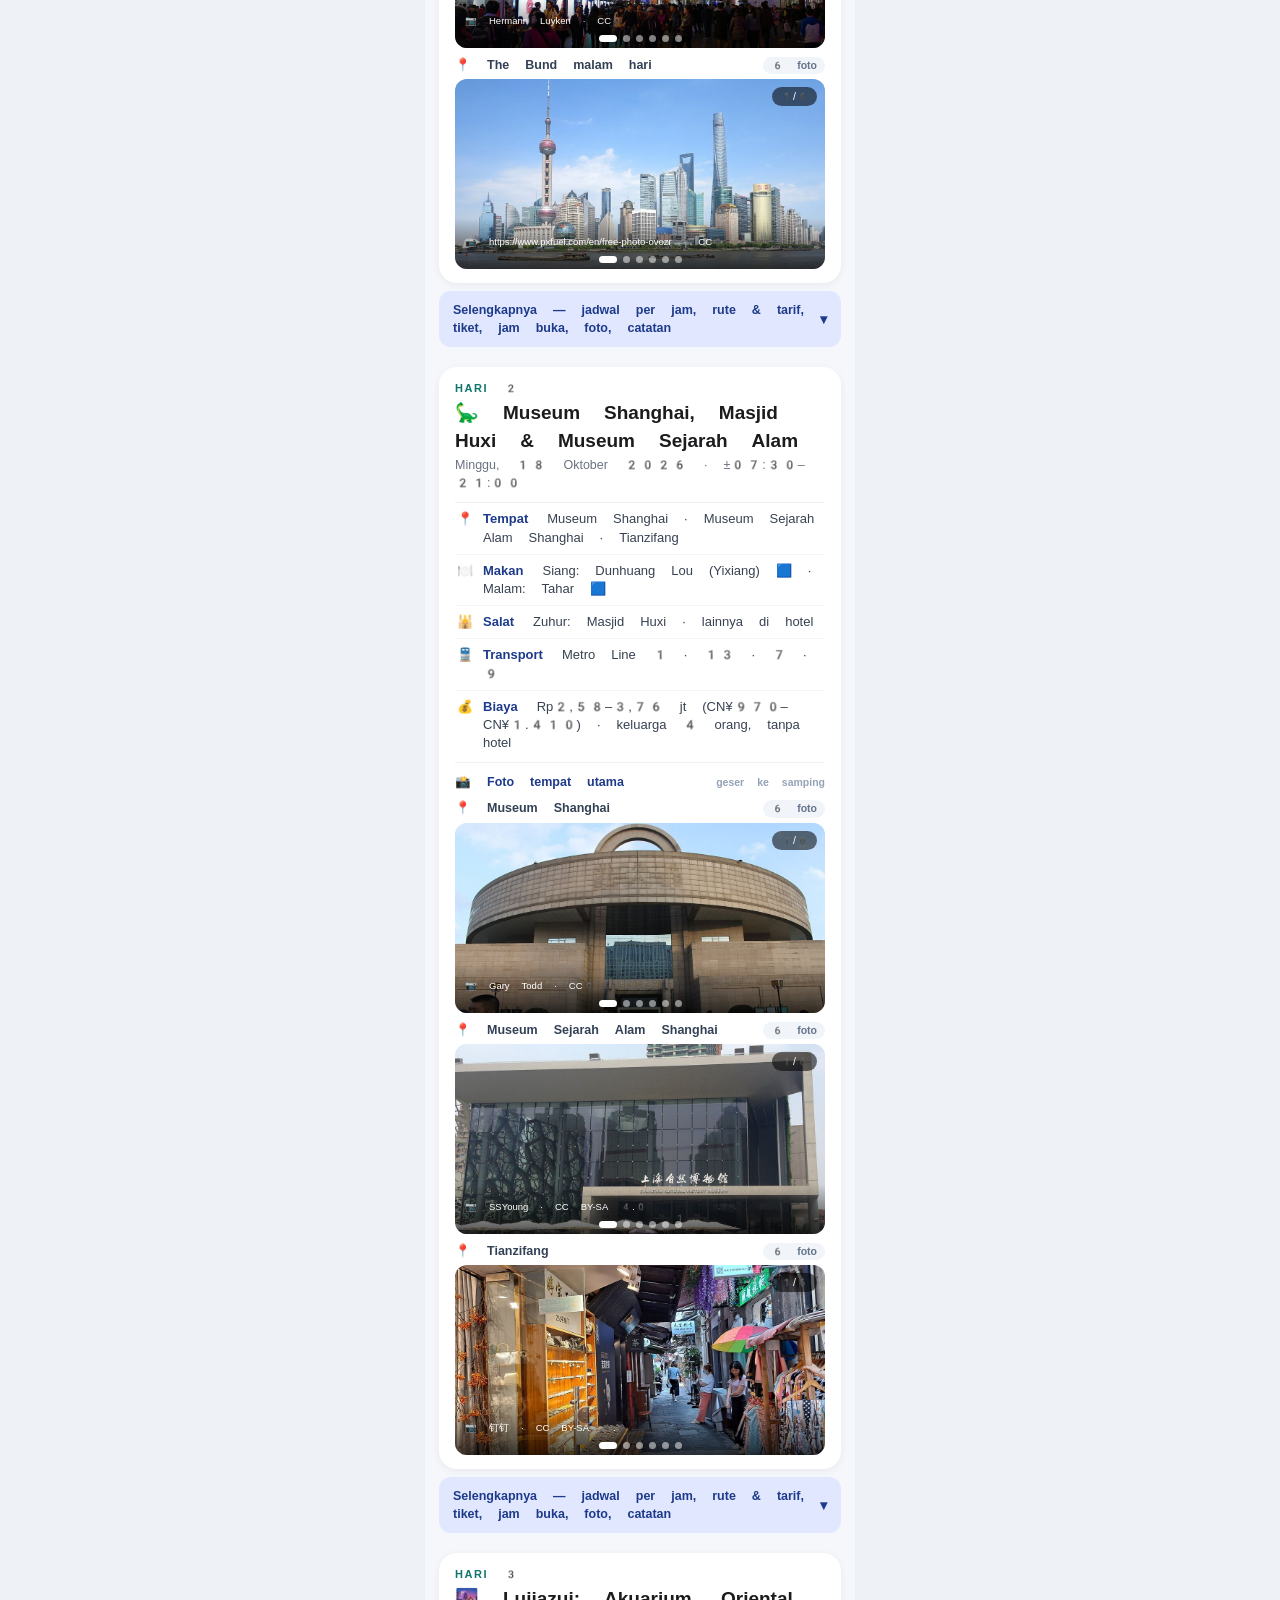
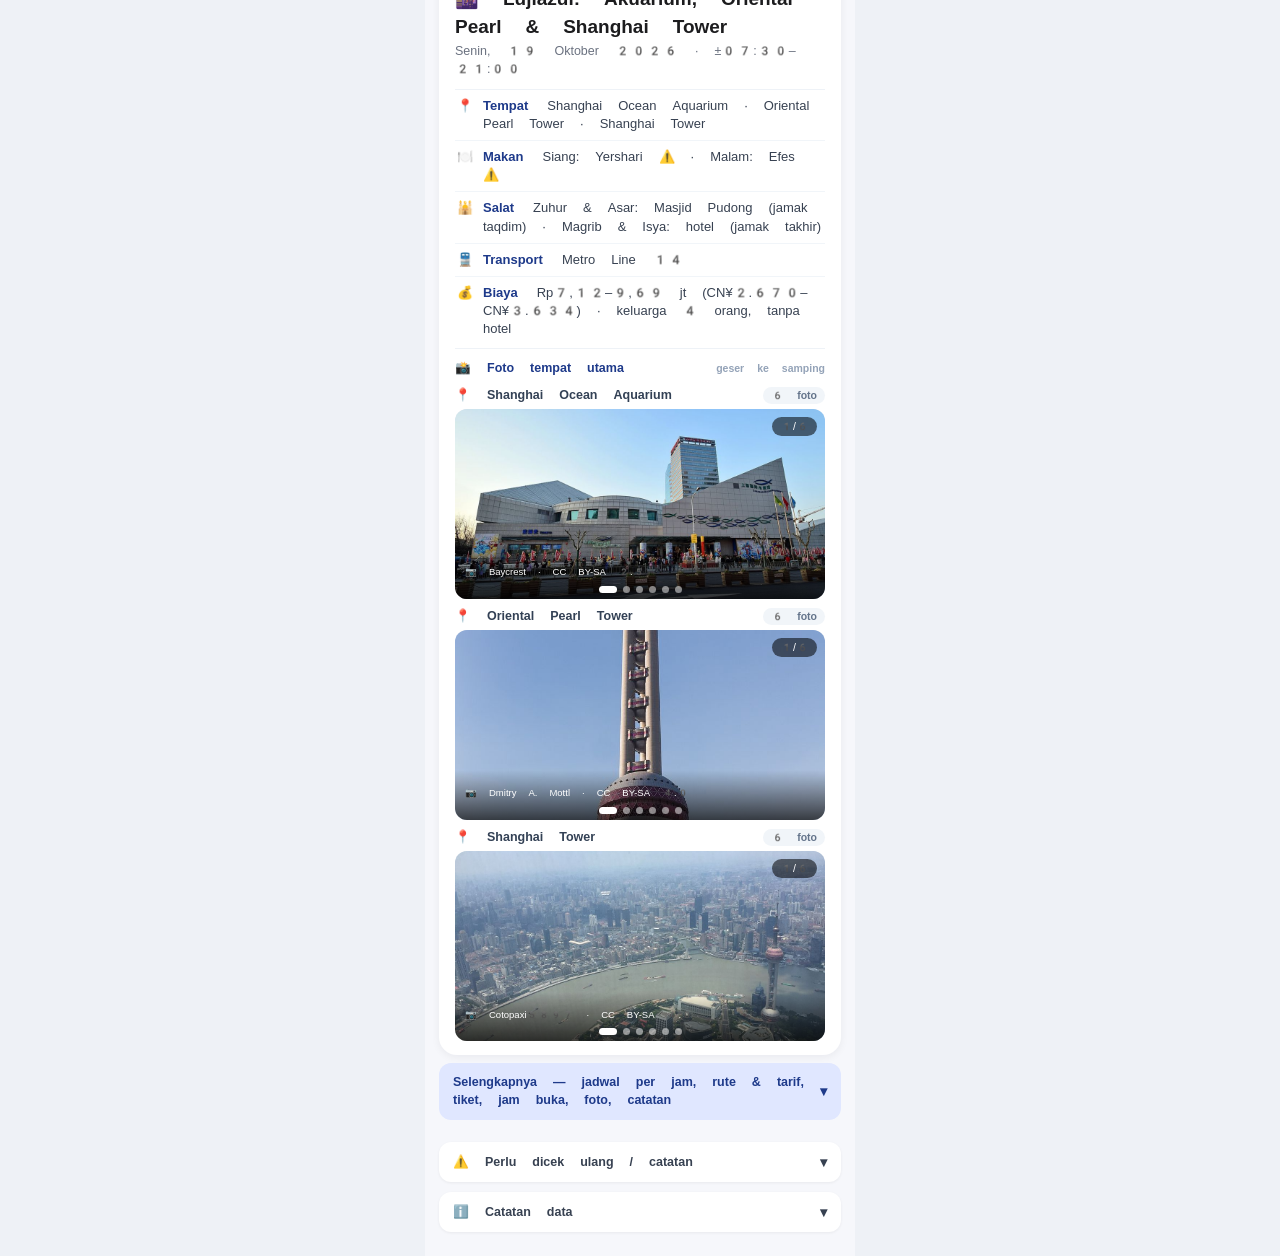
<file: shanghai.html>
<!doctype html><html lang="id"><head><meta charset="utf-8"><meta name="viewport" content="width=device-width,initial-scale=1"><title>Shanghai 3 Hari — Mode Muslim</title><link rel="stylesheet" href="app.css"></head><body><div class="app">
<nav class="dest"><a href="index.html" class="">🇯🇵 Tokyo</a><a href="shanghai.html" class="on">🇨🇳 Shanghai</a><a href="kualalumpur.html" class="">🇲🇾 Kuala Lumpur</a></nav>
<header class="hero sh"><div class="k">CONTOH OUTPUT · ITINERARY AI</div><h1>🇨🇳 Shanghai 3 Hari Penuh bareng Keluarga</h1>
<div class="sub">Sab–Sen, 17–19 Okt 2026 · 2 dewasa + 2 anak (6–11)</div>
<details class="more hero-more"><summary>🏨 Detail hotel</summary><div class="hotel">🏨 <b>Ascott Huai Hai Road Shanghai</b> · ±3 menit jalan kaki ke Stasiun South Huangpi Road (Line 1 &amp; 14), menurut situs resmi<br><span>Serviced apartment studio s.d. 3 kamar tidur — dapur lengkap, mesin cuci-pengering, kolam renang indoor berpemanas. Harga: &#x27;Rates vary&#x27; (belum terverifikasi)</span></div></details>
<div class="chips"><span class="chip on">🕌 Mode Muslim ON</span><span class="chip">👨‍👩‍👧‍👦 Ramah anak</span><span class="chip">🚇 Metro</span><span class="chip">CN¥1 = Rp2.665,44</span></div></header>
<div class="tabs"><a class="tab" href="#day1">Hari 1 · Yu Garden</a><a class="tab" href="#day2">Hari 2 · Museum</a><a class="tab" href="#day3">Hari 3 · Lujiazui</a></div>
<div class="tabs"><a class="tab kl" href="shanghai-kuliner.html">🍡 Kuliner per area (4)</a><a class="tab kl" href="#cn">🇨🇳 Catatan WNI</a></div>
<div style="padding:0 14px" id="cn"><details class="more card-more"><summary>🇨🇳 Catatan praktis untuk WNI — selengkapnya</summary><div class="card cn-notes"><h4>🇨🇳 Catatan praktis untuk WNI</h4><div class="cn"><b>🛂 Visa — paspor Indonesia PERLU visa</b>Indonesia tidak termasuk daftar bebas visa 30 hari sepihak Tiongkok (diperpanjang s.d. 31 Des 2026 untuk 45+ negara). Indonesia masuk kebijakan transit bebas visa 240 jam sejak 12 Jun 2025, tetapi hanya untuk transit ke NEGARA KETIGA dengan tiket lanjutan — rute Jakarta–Shanghai–Jakarta tidak memenuhi syarat. Bebas visa 30 hari khusus Hainan tidak berlaku untuk Shanghai. Urus visa turis (L) sebelum berangkat.<br><a href="https://gb.china-embassy.gov.cn/eng/visa/notice/202512/t20251201_11764210.htm">gb.china-embassy.gov.cn</a> · <a href="https://en.nia.gov.cn/n147413/c183100/content.html">en.nia.gov.cn</a></div><div class="cn"><b>💳 Alipay &amp; WeChat Pay untuk wisatawan asing</b>Daftar dengan nomor HP Indonesia, lalu tautkan kartu Visa/Mastercard/JCB dll. tanpa rekening bank Tiongkok. Batas US$5.000/transaksi &amp; US$50.000/tahun; biaya umumnya gratis s.d. ¥200 per transaksi, bisa 3% di atasnya. Bawa sedikit uang tunai untuk pedagang kecil (mis. pasar Jumat Huxi).<br><a href="https://english.shanghai.gov.cn/en-PaymentsInShanghai/20260920/f22b7e0f606c407e9da9d26b089eac48.html">english.shanghai.gov.cn</a></div><div class="cn"><b>🚇 Metro: tap kartu, QR Alipay/Metro Daduhui</b>Tarif ¥3 s.d. 6 km, +¥1 per 10 km; tiket 1 hari ¥18. Bisa tap kartu Visa/Mastercard/AMEX/JCB/UnionPay di gerbang, atau QR mini-program &#x27;Metro Daduhui (大都会)&#x27; di Alipay/WeChat, atau app Suishenxing. Anak ≤1,3 m gratis bila didampingi dewasa — batas 2 anak per dewasa dihapus sejak 1 Mar 2025 (satu halaman resmi 2026 masih menulis &#x27;maks. 2&#x27;: konflik sumber).<br><a href="https://english.shanghai.gov.cn/en-Individuals-Transportation-Metro/20260813/f257d5c373db4da3a8bde717b9f46b27.html">english.shanghai.gov.cn</a> · <a href="https://english.shanghai.gov.cn/en-Latest-WhatsNew/20250227/2363ae3ec48841529cb508e6de02102d.html">english.shanghai.gov.cn</a> · <a href="https://english.shanghai.gov.cn/en-CIIE2025Service-Transport/20251017/c6c5ca124ee74e92a37244280c0983b9.html">english.shanghai.gov.cn</a></div><div class="cn"><b>📵 Google, WhatsApp, Instagram tidak jalan di jaringan lokal</b>Di SIM lokal &amp; Wi-Fi hotel, layanan Google (Maps, Gmail), WhatsApp, Instagram diblokir. Opsi: eSIM wisata yang lalu lintasnya lewat luar negeri (roaming) — biasanya bisa tanpa VPN, tergantung penyedia; atau pasang &amp; uji VPN sebelum berangkat. Siapkan alternatif peta lokal (Amap/Baidu, versi Inggris terbatas) &amp; simpan alamat dalam aksara Tionghoa untuk sopir taksi/DiDi. (Sumber panduan perjalanan, bukan sumber resmi.)<br><a href="https://tripchina.me/internet-access-china-tourists/">tripchina.me</a></div><div class="cn"><b>🍜 Cari tulisan 清真 (qīngzhēn) = halal</b>Tanda hijau/aksara Arab di pintu. Beberapa restoran 清真 tetap menyajikan alkohol (mis. Yershari) — label di aplikasi ini memisahkannya. Hindari 醪糟 (tape/arak beras) &amp; kvass yang hasil fermentasi.<br><a href="https://eternalchinatours.com/shanghai-halal/">eternalchinatours.com</a></div></div></details></div>
<section class="day" id="day1"><div class="dayhead"><div class="dnum">HARI 1</div><div class="dtitle">🏯 Yu Garden, Masjid Xiaotaoyuan &amp; The Bund Malam</div><div class="ddate">Sabtu, 17 Oktober 2026 · ±07:30–21:00</div><ul class="ring"><li><span class="ri">📍</span><span><b>Tempat</b> Yu Garden · Yuyuan Bazaar &amp; area Kuil Dewa Kota · Jalan malam di Nanjing Road East · The Bund malam hari</span></li><li><span class="ri">🍽️</span><span><b>Makan</b> Siang: Pinhuiwei 🟦 · Malam: Hongchangxing 🟦</span></li><li><span class="ri">🕌</span><span><b>Salat</b> Zuhur: Masjid Xiaotaoyuan · lainnya di hotel</span></li><li><span class="ri">🚆</span><span><b>Transport</b> Metro Line 14 · Metro Line 10 · Metro Line 1</span></li><li><span class="ri">💰</span><span><b>Biaya</b> Rp2,45–3,20 jt (CN¥920–CN¥1.200) · keluarga 4 orang, tanpa hotel</span></li></ul><div class="pgal"><div class="pgal-t">📸 Foto tempat utama <span>geser ke samping</span></div><div class="pg"><div class="pgh">📍 Yu Garden<span>6 foto</span></div><div class="car pgc"><div class="track"><div class="slide"><img src="photos/sh-yu-1.jpg" alt="Yu Garden" loading="lazy"><div class="cred">📷 King of Hearts · CC BY-SA 4.0</div></div><div class="slide"><img src="photos/sh-yu-2.jpg" alt="Yu Garden" loading="lazy"><div class="cred">📷 King of Hearts · CC BY-SA 4.0</div></div><div class="slide"><img src="photos/sh-yu-3.jpg" alt="Yu Garden" loading="lazy"><div class="cred">📷 Chainwit. · CC BY 4.0</div></div><div class="slide"><img src="photos/sh-yu-g1.jpg" alt="Yu Garden" loading="lazy"><div class="cred">📷 Stefan Fussan · CC BY-SA 3.0</div></div><div class="slide"><img src="photos/sh-yu-g2.jpg" alt="Yu Garden" loading="lazy"><div class="cred">📷 Zossolino · CC BY-SA 4.0</div></div><div class="slide"><img src="photos/sh-yu-g3.jpg" alt="Yu Garden" loading="lazy"><div class="cred">📷 Zossolino · CC BY-SA 4.0</div></div></div><div class="dots"><span class="dot on"></span><span class="dot"></span><span class="dot"></span><span class="dot"></span><span class="dot"></span><span class="dot"></span></div><div class="cnt">1/6</div></div></div><div class="pg"><div class="pgh">📍 Yuyuan Bazaar &amp; area Kuil Dewa Kota<span>6 foto</span></div><div class="car pgc"><div class="track"><div class="slide"><img src="photos/sh-citygod-g1.jpg" alt="Kuil Dewa Kota (City God Temple)" loading="lazy"><div class="cred">📷 Leiem · CC BY-SA 4.0</div></div><div class="slide"><img src="photos/sh-citygod-g2.jpg" alt="Kuil Dewa Kota (City God Temple)" loading="lazy"><div class="cred">📷 Chainwit. · CC BY 4.0</div></div><div class="slide"><img src="photos/sh-citygod-g3.jpg" alt="Kuil Dewa Kota (City God Temple)" loading="lazy"><div class="cred">📷 Leiem · CC BY-SA 4.0</div></div><div class="slide"><img src="photos/sh-citygod-g4.jpg" alt="Kuil Dewa Kota (City God Temple)" loading="lazy"><div class="cred">📷 猫猫的日记本 · CC BY-SA 4.0</div></div><div class="slide"><img src="photos/sh-citygod-g5.jpg" alt="Kuil Dewa Kota (City God Temple)" loading="lazy"><div class="cred">📷 Another Believer · CC BY-SA 4.0</div></div><div class="slide"><img src="photos/sh-citygod-g6.jpg" alt="Kuil Dewa Kota (City God Temple)" loading="lazy"><div class="cred">📷 空之境界 · CC BY 3.0</div></div></div><div class="dots"><span class="dot on"></span><span class="dot"></span><span class="dot"></span><span class="dot"></span><span class="dot"></span><span class="dot"></span></div><div class="cnt">1/6</div></div></div><div class="pg"><div class="pgh">📍 Jalan malam di Nanjing Road East<span>6 foto</span></div><div class="car pgc"><div class="track"><div class="slide"><img src="photos/sh-nanjing-1.jpg" alt="Nanjing Road" loading="lazy"><div class="cred">📷 Hermann Luyken · CC0</div></div><div class="slide"><img src="photos/sh-nanjing-2.jpg" alt="Nanjing Road" loading="lazy"><div class="cred">📷 TheBlueRutabaga · CC BY-SA 4.0</div></div><div class="slide"><img src="photos/sh-nanjing-3.jpg" alt="Nanjing Road" loading="lazy"><div class="cred">📷 HeroicLife · CC BY 2.0</div></div><div class="slide"><img src="photos/sh-nanjing-g1.jpg" alt="Nanjing Road" loading="lazy"><div class="cred">📷 Benlisquare · CC BY-SA 4.0</div></div><div class="slide"><img src="photos/sh-nanjing-g2.jpg" alt="Nanjing Road" loading="lazy"><div class="cred">📷 Shwangtianyuan · CC BY-SA 4.0</div></div><div class="slide"><img src="photos/sh-nanjing-g3.jpg" alt="Nanjing Road" loading="lazy"><div class="cred">📷 Shwangtianyuan · CC BY-SA 4.0</div></div></div><div class="dots"><span class="dot on"></span><span class="dot"></span><span class="dot"></span><span class="dot"></span><span class="dot"></span><span class="dot"></span></div><div class="cnt">1/6</div></div></div><div class="pg"><div class="pgh">📍 The Bund malam hari<span>6 foto</span></div><div class="car pgc"><div class="track"><div class="slide"><img src="photos/sh-bund-1.jpg" alt="The Bund" loading="lazy"><div class="cred">📷 https://www.pxfuel.com/en/free-photo-ovozr · CC0</div></div><div class="slide"><img src="photos/sh-bund-2.jpg" alt="The Bund" loading="lazy"><div class="cred">📷 DvTor8303 · CC0</div></div><div class="slide"><img src="photos/sh-bund-3.jpg" alt="The Bund" loading="lazy"><div class="cred">📷 A Chinese ID · CC BY-SA 4.0</div></div><div class="slide"><img src="photos/sh-bund-g1.jpg" alt="The Bund" loading="lazy"><div class="cred">📷 ZSYYYYYY · CC0</div></div><div class="slide"><img src="photos/sh-bund-g2.jpg" alt="The Bund" loading="lazy"><div class="cred">📷 Another Believer · CC BY-SA 4.0</div></div><div class="slide"><img src="photos/sh-bund-g3.jpg" alt="The Bund" loading="lazy"><div class="cred">📷 Gary Todd from Xinzheng, China · CC0</div></div></div><div class="dots"><span class="dot on"></span><span class="dot"></span><span class="dot"></span><span class="dot"></span><span class="dot"></span><span class="dot"></span></div><div class="cnt">1/6</div></div></div></div></div>
<details class="more"><summary>Selengkapnya — jadwal per jam, rute & tarif, tiket, jam buka, foto, catatan</summary><div class="more-body">
<div class="prayer"><div class="ptitle">🕌 Salat hari ini · Kemenag RI · di mana salatnya</div><div class="prow"><div class="pt"><div class="pn">Subuh</div><div class="pv">04:28</div><div class="pw">Hotel</div></div><div class="pt"><div class="pn">Zuhur</div><div class="pv">11:40</div><div class="pw">Masjid Xiaotaoyuan</div></div><div class="pt"><div class="pn">Asar</div><div class="pv">14:55</div><div class="pw">Hotel (istirahat siang)</div></div><div class="pt"><div class="pn">Magrib</div><div class="pv">17:21</div><div class="pw">Hotel</div></div><div class="pt"><div class="pn">Isya</div><div class="pv">18:41</div><div class="pw">Hotel (setelah pulang ±21:00)</div></div></div></div><div class="timeline"><div class="stop start"><div class="sbody"><div class="time">🏨 07:30–08:15</div>
<h3>Sarapan di apartemen — Ascott Huai Hai Road Shanghai</h3><p>Sarapan di apartemen (dapur lengkap): roti, telur, buah, susu/yogurt dari supermarket. Untuk daging pilih yang berlabel 清真 (qīngzhēn = halal). Hotel tidak dinyatakan menyediakan sarapan halal — ini rencana sarapan mandiri.</p></div></div><div class="leg walk"><div class="rail"></div><div class="legbody">🚶 <b>3 mnt</b><span class="wtext">Hotel → Stasiun South Huangpi Road (situs hotel: ±3 mnt ke stasiun; peron Line 14 bisa sedikit lebih jauh)</span></div></div><div class="leg train"><div class="rail"></div><div class="tcard"><div class="thead"><span>🚇 South Huangpi Rd → Yuyuan Garden</span><span class="tmeta"><b>±6 mnt</b> <span class="est">est.</span> · <b>CN¥3</b> <span class="idr">≈ Rp7.996</span></span></div><div class="seg"><span class="pill" style="background:#626020;">14</span><div class="segmain"><div class="segname" style="color:#626020">Metro Line 14 (hijau zaitun)</div>
<div class="st"><span class="t">±08:25</span> <b>South Huangpi Road*</b></div><div class="segsub">arah Guiqiao Road · 2 stasiun (Dashijie → Yuyuan Garden)</div><div class="st"><span class="t">±08:31</span> <b>Yuyuan Garden</b></div></div></div><div class="legnote">👧 Anak ≤1,3 m gratis · tap kartu / QR Metro Daduhui</div></div></div><div class="leg walk"><div class="rail"></div><div class="legbody">🚶 <b>10 mnt</b> <span class=est>est.</span><span class="wtext">Stasiun Yuyuan Garden → gerbang Yu Garden (melewati bazar)</span></div></div><div class="stop spot"><div class="car" id="c2"><div class="track"><div class="slide"><img src="photos/sh-yu-1.jpg" alt="Yu Garden" loading="lazy"><div class="cred">📷 King of Hearts · CC BY-SA 4.0</div></div><div class="slide"><img src="photos/sh-yu-2.jpg" alt="Yu Garden" loading="lazy"><div class="cred">📷 King of Hearts · CC BY-SA 4.0</div></div><div class="slide"><img src="photos/sh-yu-3.jpg" alt="Yu Garden" loading="lazy"><div class="cred">📷 Chainwit. · CC BY 4.0</div></div><div class="slide"><img src="photos/sh-yu-g1.jpg" alt="Yu Garden" loading="lazy"><div class="cred">📷 Stefan Fussan · CC BY-SA 3.0</div></div><div class="slide"><img src="photos/sh-yu-g2.jpg" alt="Yu Garden" loading="lazy"><div class="cred">📷 Zossolino · CC BY-SA 4.0</div></div><div class="slide"><img src="photos/sh-yu-g3.jpg" alt="Yu Garden" loading="lazy"><div class="cred">📷 Zossolino · CC BY-SA 4.0</div></div></div><div class="dots"><span class="dot on"></span><span class="dot"></span><span class="dot"></span><span class="dot"></span><span class="dot"></span><span class="dot"></span></div><div class="cnt">1/6</div></div><div class="sbody"><div class="time">📍 08:50–10:40</div>
<h3>Yu Garden (豫园 · Yùyuán)</h3><div class="rate"><span class="stars">★★★★★</span> <b>4.7</b> <span class="rsrc">Ctrip (携程) · 55.986 ulasan</span></div><p>Taman klasik Dinasti Ming: kolam, paviliun, batu karang &amp; Dinding Naga. Datang saat buka 09:00 sebelum ramai. Senin tutup — karena itu dijadwalkan hari Sabtu.</p><div class="ticket"><div class="tk-grid"><div><div class="tl">Dewasa</div><div class="tv">CN¥40</div><div class="ti">Rp106.618</div></div>
<div><div class="tl">Anak · 6–18 thn</div><div class="tv">CN¥20</div><div class="ti">Rp53.309</div></div></div><div class="tk-x">Musim ramai (Apr–Jun, Sep–Nov). ≤6 thn atau ≤1,3 m gratis.</div><div class="tk-row">⏰ 09:00–16:30 (masuk terakhir 16:00) · tutup Senin</div><div class="tk-row ">📅 Loket atau mini-program WeChat 上海豫园 (tiket bertanggal)</div></div></div></div><div class="stop spot"><div class="car" id="c3"><div class="track"><div class="slide"><img src="photos/sh-citygod-g1.jpg" alt="Kuil Dewa Kota (City God Temple)" loading="lazy"><div class="cred">📷 Leiem · CC BY-SA 4.0</div></div><div class="slide"><img src="photos/sh-citygod-g2.jpg" alt="Kuil Dewa Kota (City God Temple)" loading="lazy"><div class="cred">📷 Chainwit. · CC BY 4.0</div></div><div class="slide"><img src="photos/sh-citygod-g3.jpg" alt="Kuil Dewa Kota (City God Temple)" loading="lazy"><div class="cred">📷 Leiem · CC BY-SA 4.0</div></div><div class="slide"><img src="photos/sh-citygod-g4.jpg" alt="Kuil Dewa Kota (City God Temple)" loading="lazy"><div class="cred">📷 猫猫的日记本 · CC BY-SA 4.0</div></div><div class="slide"><img src="photos/sh-citygod-g5.jpg" alt="Kuil Dewa Kota (City God Temple)" loading="lazy"><div class="cred">📷 Another Believer · CC BY-SA 4.0</div></div><div class="slide"><img src="photos/sh-citygod-g6.jpg" alt="Kuil Dewa Kota (City God Temple)" loading="lazy"><div class="cred">📷 空之境界 · CC BY 3.0</div></div></div><div class="dots"><span class="dot on"></span><span class="dot"></span><span class="dot"></span><span class="dot"></span><span class="dot"></span><span class="dot"></span></div><div class="cnt">1/6</div></div><div class="sbody"><div class="time">📍 10:40–11:15</div>
<h3>Yuyuan Bazaar &amp; area Kuil Dewa Kota (City God Temple)</h3><div class="rate"><span class="stars">★★★★★</span> <b>4.7</b> <span class="rsrc">Ctrip (携程) · 10.105 ulasan</span><span class=rnote> · rating &#x27;Kawasan wisata City God Temple&#x27;</span></div><p>Jalan-jalan di bazar bergaya Ming–Qing di sekitar Yu Garden: jajanan legendaris &amp; oleh-oleh. Mode Muslim: hampir semua jajanan terkenal di sini TIDAK halal — lihat label di &#x27;Kuliner Must Try&#x27; di bawah.</p><div class="ticket"><div class="tk-free">🎟️ Gratis</div><div class="tk-row">⏰ Area bazar terbuka; jam toko bervariasi</div><div class="tk-row ">📅 Tidak perlu (kita tidak masuk aula kuil)</div></div></div></div><div class="kul" id="kul-yu"><div class="kt">🍡 Kuliner Must Try · Yu Garden &amp; Kuil Dewa Kota</div><div class="ksub">Jarak jalan kaki dari gerbang Yu Garden <span class="est">est.</span> · Mode Muslim: item halal di atas, non-halal tetap ditandai ⚠️</div>
<div class="mtl"><div class="mt"><div class="kimg"><img src="photos/shfood-xlb.jpg" alt="Xiaolongbao (小笼包) isi daging"><span class="ill">ilustrasi</span></div><div class="mtb"><div class="mtd">Xiaolongbao (小笼包) isi daging</div><div class="mts">📍 Nanxiang Mantou Dian (南翔馒头店), 87 Yuyuan Rd</div>
<div class="mtp"><b>±CN¥30</b> <span class="idr">≈ Rp79.963</span> <span class="pn">· 6 buah, take-away lt. 1; makan di tempat ±¥35–40 (Shanghai Observer/ulasan)</span></div><div class="mtr"><span class="rate"><span class="stars">★</span> <b>4.6</b> <span class="rsrc">Ctrip · 2597</span></span> <span class="wk">🚶 1 mnt</span></div>
<div class="hp h-no">⚠️ Tidak halal / perlu cek</div><div class="hn">鲜肉 = daging babi; varian kepiting (蟹黄鲜肉) juga dicampur babi.</div><div class="kh">⏰ jam buka belum terverifikasi</div><div class="kcred">📷 Foto ilustrasi hidangan: Robigasp · CC BY-SA 4.0</div></div></div><div class="mt"><div class="kimg"><img src="photos/shfood-tangyuan.jpg" alt="Tangyuan wijen hitam (黑洋酥汤团)"><span class="ill">ilustrasi</span></div><div class="mtb"><div class="mtd">Tangyuan wijen hitam (黑洋酥汤团)</div><div class="mts">📍 Ningbo Tangyuan Dian (宁波汤团店), Yuyuan Bazaar — sejak 1945</div>
<div class="mtp"><b>±CN¥20</b> <span class="idr">≈ Rp53.309</span> <span class="pn">· harga lama 8 buah (163.com) — kemungkinan sudah naik</span></div><div class="mtr"><span class="rate none">☆ rating belum terverifikasi</span> <span class="wk">🚶 ±3–5 mnt</span></div>
<div class="hp h-no">⚠️ Tidak halal / perlu cek</div><div class="hn">Isian 黑洋酥 dibuat dari wijen hitam + lemak babi (猪板油).</div><div class="kh">⏰ jam buka belum terverifikasi</div><div class="kcred">📷 Foto ilustrasi hidangan: Huihermit · CC0</div></div></div><div class="mt"><div class="kimg"><img src="photos/shfood-lige.jpg" alt="Permen sirup pir (梨膏糖)"><span class="ill">foto toko</span></div><div class="mtb"><div class="mtd">Permen sirup pir (梨膏糖)</div><div class="mts">📍 Toko permen pir City Temple, Yuyuan Bazaar</div>
<div class="mtp"><b style="font-weight:600;color:#6b7280">harga belum terverifikasi</b></div><div class="mtr"><span class="rate none">☆ rating belum terverifikasi</span> <span class="wk">🚶 ±3–5 mnt</span></div>
<div class="hp h-no">⚠️ Tidak halal / perlu cek</div><div class="hn">Gula + herbal; tidak ada info sertifikat atau daftar bahan lengkap — perlu cek.</div><div class="kh">⏰ jam buka belum terverifikasi</div><div class="kcred">📷 Foto toko: Spudgun67 · CC BY-SA 4.0</div></div></div><div class="mt"><div class="kimg"><img src="photos/shfood-caibao.jpg" alt="Bakpao sayur murni (招牌净素菜包)"><span class="ill">ilustrasi</span></div><div class="mtb"><div class="mtd">Bakpao sayur murni (招牌净素菜包)</div><div class="mts">📍 Chunfeng Songyuelou (春风松月楼), restoran vegetarian — 19–27 Bailing Rd (gerbang 5 Yu Garden)</div>
<div class="mtp"><b>±CN¥37</b> <span class="idr">≈ Rp98.621</span> <span class="pn">· rata-rata per orang (Ctrip), bukan harga per item</span></div><div class="mtr"><span class="rate"><span class="stars">★</span> <b>4.5</b> <span class="rsrc">Ctrip · 121</span></span> <span class="wk">🚶 2 mnt</span></div>
<div class="hp h-no">⚠️ Tidak halal / perlu cek</div><div class="hn">Vegetarian (tanpa daging) — paling aman di antara jajanan Yu Garden, tapi penggunaan arak masak belum diverifikasi.</div><div class="kh">⏰ jam buka belum terverifikasi</div><div class="kcred">📷 Foto ilustrasi hidangan: Gauthier DELECROIX - 郭天 from Qingdao, Ch · CC BY 2.0</div></div></div><div class="mt"><div class="kimg none">Tanpa foto</div><div class="mtb"><div class="mtd">Kue osmanthus (桂花拉糕) &amp; dim sum Shanghai</div><div class="mts">📍 Lubolang (绿波廊), 115 Yuyuan Rd dekat Jembatan Sembilan Kelokan</div>
<div class="mtp"><b>±CN¥162</b> <span class="idr">≈ Rp431.801</span> <span class="pn">· rata-rata per orang (Ctrip)</span></div><div class="mtr"><span class="rate"><span class="stars">★</span> <b>4.7</b> <span class="rsrc">Ctrip · 1084</span></span> <span class="wk">🚶 2 mnt</span></div>
<div class="hp h-no">⚠️ Tidak halal / perlu cek</div><div class="hn">Restoran masakan Shanghai: menu memakai babi &amp; arak (mis. 八宝辣酱, 酒香草头).</div><div class="kh">⏰ jam buka belum terverifikasi</div></div></div></div><div class="kt2">🍽️ Kuliner Sekitar · Yu Garden &amp; Bazaar</div><div class="chips2"><button class="fchip on" data-f="all">Semua</button><button class="fchip" data-f="halal">Halal</button><button class="fchip" data-f="mie">Mi & Dimsum</button><button class="fchip" data-f="bbq">Sate/BBQ</button><button class="fchip" data-f="dessert">Dessert</button><button class="fchip" data-f="murah">Murah</button></div><div class="nbl"><div class="nb" data-tags="mie"><div class="nbh"><a href="https://you.ctrip.com/food/shanghai2/4926728.html">Nanxiang Mantou Dian (南翔馒头店)</a><span class="wk">🚶 1 mnt</span></div>
<div class="nbc">Xiaolongbao &amp; dim sum · <b>±¥92/orang</b></div><div class="mtr"><span class="rate"><span class="stars">★</span> <b>4.6</b> <span class="rsrc">Ctrip · 2597</span></span> <span class="kh">⏰ belum terverifikasi</span></div>
<div class="hp h-no">⚠️ Tidak halal / perlu cek</div><div class="hn">Isi babi.</div></div><div class="nb" data-tags="mie dessert"><div class="nbh"><a href="https://you.ctrip.com/food/2/418669.html">Lubolang (绿波廊)</a><span class="wk">🚶 2 mnt</span></div>
<div class="nbc">Masakan Shanghai (本帮菜) · <b>±¥162/orang</b></div><div class="mtr"><span class="rate"><span class="stars">★</span> <b>4.7</b> <span class="rsrc">Ctrip · 1084</span></span> <span class="kh">⏰ belum terverifikasi</span></div>
<div class="hp h-no">⚠️ Tidak halal / perlu cek</div><div class="hn">Babi &amp; arak di menu.</div></div><div class="nb" data-tags="mie murah"><div class="nbh"><a href="https://you.ctrip.com/food/shanghai2/4994099.html">Chunfeng Songyuelou (春风松月楼)</a><span class="wk">🚶 2 mnt</span></div>
<div class="nbc">Vegetarian: bakpao, mi, pangsit · <b>±¥37/orang</b></div><div class="mtr"><span class="rate"><span class="stars">★</span> <b>4.5</b> <span class="rsrc">Ctrip · 121</span></span> <span class="kh">⏰ belum terverifikasi</span></div>
<div class="hp h-no">⚠️ Tidak halal / perlu cek</div><div class="hn">Tanpa daging; arak masak belum diverifikasi.</div></div><div class="nb" data-tags="dessert murah"><div class="nbh"><a href="https://www.163.com/dy/article/E8ABEUMV051495U7.html">Ningbo Tangyuan Dian (宁波汤团店)</a><span class="wk">🚶 ±3–5 mnt</span></div>
<div class="nbc">Tangyuan (bola ketan) · <b>±¥2,5/buah (harga lama)</b></div><div class="mtr"><span class="rate none">☆ rating belum terverifikasi</span> <span class="kh">⏰ belum terverifikasi</span></div>
<div class="hp h-no">⚠️ Tidak halal / perlu cek</div><div class="hn">Isian wijen memakai lemak babi.</div></div><div class="nores">Belum ada restoran halal terverifikasi ≤10 mnt dari Yu Garden. Makan siang halal hari ini: Pinhuiwei (Nanjing Rd E, 2 stasiun Line 10).</div></div></div><div class="leg walk"><div class="rail"></div><div class="legbody">🚶 <b>17 mnt</b> <span class=est>est.</span><span class="wtext">Bazar → Masjid Xiaotaoyuan, 52 Xiaotaoyuan St (±1,2 km). Dengan anak bisa naik taksi/DiDi.</span></div></div><div class="stop spot"><div class="car" id="c4"><div class="track"><div class="slide"><img src="photos/sh-xtym-1.jpg" alt="Masjid Xiaotaoyuan" loading="lazy"><div class="cred">📷 Chongkian · CC BY-SA 4.0</div></div><div class="slide"><img src="photos/sh-xtym-2.jpg" alt="Masjid Xiaotaoyuan" loading="lazy"><div class="cred">📷 Chongkian · CC BY-SA 4.0</div></div><div class="slide"><img src="photos/sh-xtym-3.jpg" alt="Masjid Xiaotaoyuan" loading="lazy"><div class="cred">📷 Chongkian · CC BY-SA 4.0</div></div></div><div class="dots"><span class="dot on"></span><span class="dot"></span><span class="dot"></span></div><div class="cnt">1/3</div></div><div class="sbody"><div class="time">📍 11:32–12:12</div>
<h3>Salat Zuhur — Masjid Xiaotaoyuan (小桃园清真寺)</h3><div class="rate none">☆ rating belum terverifikasi</div><p>Masjid terbesar di Shanghai &amp; kantor Shanghai Islamic Association (dibangun 1917, dibangun ulang 1925), perpaduan arsitektur Tiongkok &amp; Asia Barat. Zuhur 11:40.</p><div class="ticket"><div class="tk-free">🎟️ Gratis</div><div class="tk-row">⏰ Buka pagi–malam (jam kunjung 09:00–17:00 menurut HHWT — belum terverifikasi)</div><div class="tk-row ">📅 Tidak perlu · tel. 021-63775442</div></div><div class="badge muslim">🕌 Masjid khusus wanita berdiri terpisah di No. 24 Xiaotaoyuan St (gedung 1920) — ibu &amp; anak perempuan bisa salat di sana; konfirmasi akses di kantor masjid. Alternatif terdekat dari Yu Garden: Masjid Fuyou Road (378 Fuyou Rd, ±3 mnt dari Yu Garden, est.).</div><div class="src">Sumber: <a href="https://halalchinatrips.com/travel-guide/china-travel-tips/mosques-in-shanghai/">halalchinatrips.com</a> · <a href="https://en.wikipedia.org/wiki/Xiaotaoyuan_Mosque">en.wikipedia.org</a></div></div></div><div class="leg walk"><div class="rail"></div><div class="legbody">🚶 <b>19 mnt</b> <span class=est>est.</span><span class="wtext">Masjid → Stasiun Laoximen (Line 10), ±1,4 km. Alternatif: taksi/DiDi ke Nanjing Rd E.</span></div></div><div class="leg train"><div class="rail"></div><div class="tcard"><div class="thead"><span>🚇 Laoximen → East Nanjing Rd</span><span class="tmeta"><b>±6 mnt</b> <span class="est">est.</span> · <b>CN¥3</b> <span class="idr">≈ Rp7.996</span></span></div><div class="seg"><span class="pill" style="background:#C6AFD4;color:#111">10</span><div class="segmain"><div class="segname" style="color:#7e57a6">Metro Line 10 (ungu muda)</div>
<div class="st"><span class="t">±12:33</span> <b>Laoximen</b></div><div class="segsub">arah Jilong Road · 2 stasiun (Yuyuan Garden → East Nanjing Road)</div><div class="st"><span class="t">±12:39</span> <b>East Nanjing Road</b></div></div></div><div class="legnote">👧 Anak ≤1,3 m gratis · tap kartu / QR Metro Daduhui</div></div></div><div class="leg walk"><div class="rail"></div><div class="legbody">🚶 <b>5 mnt</b> <span class=est>est.</span><span class="wtext">Stasiun → Pinhuiwei, Lt. 2 Gedung 17, Lane 324 Nanjing Rd E (ujung timur, dekat Bund)</span></div></div><div class="stop food"><div class="nophoto">Belum ada foto berlisensi bebas</div><div class="sbody"><div class="time">🍽️ 12:45–13:40</div>
<h3>Makan siang: Pinhuiwei (品回味清真西北菜) — masakan halal Barat Laut</h3><div class="rate none">☆ rating belum terverifikasi · tidak ada halaman Ctrip yang bisa diverifikasi</div><p>Restoran rumahan halal ala Barat Laut Tiongkok di gang samping Nanjing Rd E; naan segar dipanggang di dapur semi-terbuka lantai bawah.</p><div class="badge halal">🕌 Restoran 清真 (halal) menurut panduan halal (eternalchinatours, dicek Agu 2026). Lembaga sertifikasi &amp; status alkohol tidak disebut → label &#x27;Muslim-friendly&#x27;.</div><div class="menu"><div class="mh">🍴 Menu pilihan <span>⏰ ±10:30–22:00 (konfirmasi di toko)</span></div><div class="mi"><span>Hand-grabbed lamb 手抓羊肉 (hanya garam &amp; lada Sichuan)</span><b style="font-weight:500;color:#9ca3af">harga ?</b><i></i></div><div class="mi"><span>Big Plate Chicken 大盘鸡</span><b style="font-weight:500;color:#9ca3af">harga ?</b><i></i></div><div class="mi"><span>Naan segar 现打馕</span><b style="font-weight:500;color:#9ca3af">harga ?</b><i></i></div><div class="mnote">Harga per menu belum terverifikasi; rata-rata ±¥85/orang (eternalchinatours). <a href="https://eternalchinatours.com/shanghai-halal/">Info ↗</a></div></div><div class="src">Sumber: <a href="https://eternalchinatours.com/shanghai-halal/">eternalchinatours.com</a></div></div></div><div class="leg walk"><div class="rail"></div><div class="legbody">🚶 <b>3 mnt</b> <span class=est>est.</span><span class="wtext">Restoran → Stasiun East Nanjing Road (Line 10)</span></div></div><div class="leg train"><div class="rail"></div><div class="tcard"><div class="thead"><span>🚇 East Nanjing Rd → South Huangpi Rd</span><span class="tmeta"><b>±14 mnt</b> <span class="est">est.</span> · <b>CN¥3</b> <span class="idr">≈ Rp7.996</span></span></div><div class="seg"><span class="pill" style="background:#C6AFD4;color:#111">10</span><div class="segmain"><div class="segname" style="color:#7e57a6">Metro Line 10 (ungu muda)</div>
<div class="st"><span class="t">±13:48</span> <b>East Nanjing Road</b></div><div class="segsub">arah Hongqiao Railway Station · 1 stasiun</div><div class="st"><span class="t">±13:50</span> <b>Yuyuan Garden</b></div></div></div><div class="seg"><span class="pill" style="background:#8E8E93">🚶</span><div class="segmain"><div class="segname">Transfer di stasiun</div><div class="segsub0">Yuyuan Garden · transfer ±5 mnt (est.)</div></div></div><div class="seg"><span class="pill" style="background:#626020;">14</span><div class="segmain"><div class="segname" style="color:#626020">Metro Line 14 (hijau zaitun)</div>
<div class="st"><span class="t">±13:56</span> <b>Yuyuan Garden</b></div><div class="segsub">arah Fengbang · 2 stasiun (Dashijie → South Huangpi Road)</div><div class="st"><span class="t">±14:02</span> <b>South Huangpi Road*</b></div></div></div><div class="legnote">👧 Anak ≤1,3 m gratis · tap kartu / QR Metro Daduhui</div></div></div><div class="leg walk"><div class="rail"></div><div class="legbody">🚶 <b>3 mnt</b><span class="wtext">Stasiun → hotel</span></div></div><div class="stop end"><div class="sbody"><div class="time">🏨 14:10–17:25</div>
<h3>Istirahat di apartemen + salat Asar (14:55) &amp; Magrib (17:21)</h3><p>Anak-anak istirahat / berenang di kolam indoor hotel. Salat Asar dan Magrib tepat waktu di kamar.</p></div></div><div class="leg walk"><div class="rail"></div><div class="legbody">🚶 <b>3 mnt</b><span class="wtext">Hotel → Stasiun South Huangpi Road (Line 1)</span></div></div><div class="leg train"><div class="rail"></div><div class="tcard"><div class="thead"><span>🚇 South Huangpi Rd → People&#x27;s Square</span><span class="tmeta"><b>±2 mnt</b> <span class="est">est.</span> · <b>CN¥3</b> <span class="idr">≈ Rp7.996</span></span></div><div class="seg"><span class="pill" style="background:#E3002B;">1</span><div class="segmain"><div class="segname" style="color:#E3002B">Metro Line 1 (merah)</div>
<div class="st"><span class="t">±17:32</span> <b>South Huangpi Road*</b></div><div class="segsub">arah Fujin Road · 1 stasiun</div><div class="st"><span class="t">±17:34</span> <b>People&#x27;s Square</b></div></div></div><div class="legnote">👧 Anak ≤1,3 m gratis · tap kartu / QR Metro Daduhui</div></div></div><div class="leg walk"><div class="rail"></div><div class="legbody">🚶 <b>8 mnt</b> <span class=est>est.</span><span class="wtext">People&#x27;s Square → Baodaxiang Plaza, 288 Guangxi Rd North, lantai 10</span></div></div><div class="stop food"><div class="nophoto">Belum ada foto berlisensi bebas</div><div class="sbody"><div class="time">🍽️ 17:45–19:00</div>
<h3>Makan malam: Hongchangxing (洪长兴) — hotpot kambing panci tembaga sejak 1891</h3><div class="rate"><span class="stars">★★★★☆</span> <b>4.1</b> <span class="rsrc">Ctrip (携程) · 62 ulasan</span><span class=rnote> · sebagian besar ulasan 2019–2021 (lokasi lama)</span></div><p>Restoran halal tertua di Shanghai, didirikan 1891 oleh paman maestro opera Peking Ma Lianliang. Panci tembaga berbahan arang, kaldu bening, daging kambing iris tangan, saus wijen &amp; roti wijen. Buka kembali 2026 di lantai 10 Baodaxiang Plaza (Jiefang Daily). Disarankan reservasi: tel. +86 21 6352 9700 (Ctrip).</p><div class="badge halal">🕌 Restoran 清真 (halal Hui), tanpa babi. Lembaga sertifikasi &amp; status alkohol belum diverifikasi → label &#x27;Muslim-friendly&#x27;.</div><div class="menu"><div class="mh">🍴 Menu pilihan <span>⏰ 11:00–14:00 / 17:00–22:00</span></div><div class="mi"><span>Hotpot panci tembaga 铜锅涮羊肉</span><b style="font-weight:500;color:#9ca3af">harga ?</b><i></i></div><div class="mi"><span>Kambing iris tangan 手切鲜羊肉</span><b style="font-weight:500;color:#9ca3af">harga ?</b><i></i></div><div class="mi"><span>Bakso kambing 羊肉丸子</span><b style="font-weight:500;color:#9ca3af">harga ?</b><i></i></div><div class="mi"><span>Roti wijen 麻酱烧饼</span><b style="font-weight:500;color:#9ca3af">harga ?</b><i></i></div><div class="mi"><span>Bakpao goreng sapi 牛肉煎包</span><b style="font-weight:500;color:#9ca3af">harga ?</b><i></i></div><div class="mnote">Harga per menu belum terverifikasi; rata-rata ¥90–120/orang (eternalchinatours) · ¥115 (Ctrip). <a href="https://you.ctrip.com/food/shanghai2/4994050-dianping.html">Info ↗</a></div></div><div class="src">Sumber: <a href="https://eternalchinatours.com/shanghai-halal/">eternalchinatours.com</a> · <a href="https://www.jfdaily.com/sgh/detail?id=4063003">www.jfdaily.com</a></div></div></div><div class="kul" id="kul-nanjing"><div class="kt">🍡 Kuliner Must Try · Nanjing Road (sisi People&#x27;s Square)</div><div class="ksub">Jarak jalan kaki dari Hongchangxing / Baodaxiang Plaza <span class="est">est.</span> · Mode Muslim: item halal di atas, non-halal tetap ditandai ⚠️</div>
<div class="mtl"><div class="mt"><div class="kimg"><img src="photos/shfood-hotpot.jpg" alt="Hotpot kambing panci tembaga (铜锅涮羊肉)"><span class="ill">ilustrasi</span></div><div class="mtb"><div class="mtd">Hotpot kambing panci tembaga (铜锅涮羊肉)</div><div class="mts">📍 Hongchangxing (洪长兴), Lt. 10 Baodaxiang Plaza, 288 Guangxi Rd N</div>
<div class="mtp"><b>mulai CN¥90</b> <span class="idr">≈ Rp239.890</span> <span class="pn">· ¥90–120 per orang (eternalchinatours)</span></div><div class="mtr"><span class="rate"><span class="stars">★</span> <b>4.1</b> <span class="rsrc">Ctrip · 62</span></span> <span class="wk">🚶 1 mnt</span></div>
<div class="hp h-mf">🟦 Muslim-friendly / tanpa babi & alkohol (belum sertifikat)</div><div class="hn">清真 (halal Hui) sejak 1891; sertifikat &amp; alkohol belum diverifikasi.</div><div class="kh">⏰ 11:00–14:00 / 17:00–22:00</div><div class="kcred">📷 Foto ilustrasi hidangan: N509FZ · CC BY-SA 4.0</div></div></div><div class="mt"><div class="kimg"><img src="photos/shfood-handlamb.jpg" alt="Kambing iris tangan (手切鲜羊肉)"><span class="ill">ilustrasi</span></div><div class="mtb"><div class="mtd">Kambing iris tangan (手切鲜羊肉)</div><div class="mts">📍 Hongchangxing (洪长兴)</div>
<div class="mtp"><b style="font-weight:600;color:#6b7280">harga belum terverifikasi</b></div><div class="mtr"><span class="rate"><span class="stars">★</span> <b>4.1</b> <span class="rsrc">Ctrip · 62</span></span> <span class="wk">🚶 1 mnt</span></div>
<div class="hp h-mf">🟦 Muslim-friendly / tanpa babi & alkohol (belum sertifikat)</div><div class="hn">Domba Huyang, diiris tangan (Jiefang Daily 2026).</div><div class="kh">⏰ 11:00–14:00 / 17:00–22:00</div><div class="kcred">📷 Foto ilustrasi hidangan: ZhengZhou · CC BY-SA 4.0</div></div></div><div class="mt"><div class="kimg none">Tanpa foto</div><div class="mtb"><div class="mtd">Hand-grabbed lamb (手抓羊肉)</div><div class="mts">📍 Pinhuiwei (品回味), Lane 324 Nanjing Rd E — ujung timur dekat Bund</div>
<div class="mtp"><b>±CN¥85</b> <span class="idr">≈ Rp226.562</span> <span class="pn">· rata-rata per orang (eternalchinatours)</span></div><div class="mtr"><span class="rate none">☆ rating belum terverifikasi</span> <span class="wk">🚶 ±18–20 mnt</span></div>
<div class="hp h-mf">🟦 Muslim-friendly / tanpa babi & alkohol (belum sertifikat)</div><div class="hn">清真 menurut panduan halal; sertifikat &amp; alkohol belum diverifikasi.</div><div class="kh">⏰ ±10:30–22:00</div></div></div><div class="mt"><div class="kimg"><img src="photos/shfood-dapanji.jpg" alt="Big Plate Chicken (大盘鸡)"><span class="ill">ilustrasi</span></div><div class="mtb"><div class="mtd">Big Plate Chicken (大盘鸡)</div><div class="mts">📍 Yershari (耶里夏丽), L5-502 Shimao Plaza, 819 Nanjing Rd E</div>
<div class="mtp"><b>±CN¥82</b> <span class="idr">≈ Rp218.566</span> <span class="pn">· rata-rata per orang (Ctrip); eternalchinatours ±¥100</span></div><div class="mtr"><span class="rate"><span class="stars">★</span> <b>4.5</b> <span class="rsrc">Ctrip · 13</span></span> <span class="wk">🚶 4 mnt</span></div>
<div class="hp h-no">⚠️ Tidak halal / perlu cek</div><div class="hn">Dapur 清真 tetapi menyajikan alkohol di tempat (eternalchinatours).</div><div class="kh">⏰ 11:00–21:30</div><div class="kcred">📷 Foto ilustrasi hidangan: Mizu basyo · CC BY-SA 3.0</div></div></div><div class="mt"><div class="kimg none">Tanpa foto</div><div class="mtb"><div class="mtd">Tiaotou gao &amp; qingtuan (条头糕 · 青团)</div><div class="mts">📍 Shen Dacheng (沈大成), 636 Nanjing Rd E</div>
<div class="mtp"><b>±CN¥37</b> <span class="idr">≈ Rp98.621</span> <span class="pn">· rata-rata per orang (Ctrip)</span></div><div class="mtr"><span class="rate"><span class="stars">★</span> <b>4.4</b> <span class="rsrc">Ctrip · 411</span></span> <span class="wk">🚶 3 mnt</span></div>
<div class="hp h-no">⚠️ Tidak halal / perlu cek</div><div class="hn">Kue ketan; isian kacang merah ala Shanghai bisa memakai lemak babi, toko juga menjual produk isi babi (鲜肉) — tanyakan per produk.</div><div class="kh">⏰ jam buka belum terverifikasi</div></div></div></div><div class="kt2">🍽️ Kuliner Sekitar · Nanjing Road (People&#x27;s Square)</div><div class="chips2"><button class="fchip on" data-f="all">Semua</button><button class="fchip" data-f="halal">Halal</button><button class="fchip" data-f="mie">Mi & Dimsum</button><button class="fchip" data-f="bbq">Sate/BBQ</button><button class="fchip" data-f="dessert">Dessert</button><button class="fchip" data-f="murah">Murah</button></div><div class="nbl"><div class="nb" data-tags="halal bbq"><div class="nbh"><a href="https://you.ctrip.com/food/shanghai2/4994050-dianping.html">Hongchangxing (洪长兴)</a><span class="wk">🚶 1 mnt</span></div>
<div class="nbc">Hotpot kambing halal · <b>¥90–120/orang</b></div><div class="mtr"><span class="rate"><span class="stars">★</span> <b>4.1</b> <span class="rsrc">Ctrip · 62</span></span> <span class="kh">⏰ 11:00–14:00 / 17:00–22:00</span></div>
<div class="hp h-mf">🟦 Muslim-friendly / tanpa babi & alkohol (belum sertifikat)</div><div class="hn">清真; alkohol belum diverifikasi.</div></div><div class="nb" data-tags="dessert murah"><div class="nbh"><a href="https://you.ctrip.com/food/shanghai2/4926688-dianping.html">Shen Dacheng (沈大成)</a><span class="wk">🚶 3 mnt</span></div>
<div class="nbc">Kue ketan &amp; jajanan Shanghai · <b>±¥37/orang</b></div><div class="mtr"><span class="rate"><span class="stars">★</span> <b>4.4</b> <span class="rsrc">Ctrip · 411</span></span> <span class="kh">⏰ belum terverifikasi</span></div>
<div class="hp h-no">⚠️ Tidak halal / perlu cek</div><div class="hn">Sebagian produk isi babi/lemak babi.</div></div><div class="nb" data-tags="bbq mie"><div class="nbh"><a href="https://you.ctrip.com/food/shanghai2/62101791-dianping.html">Yershari (耶里夏丽) Shimao Plaza</a><span class="wk">🚶 4 mnt</span></div>
<div class="nbc">Xinjiang: sate, Big Plate Chicken, naan · <b>±¥82–110/orang</b></div><div class="mtr"><span class="rate"><span class="stars">★</span> <b>4.5</b> <span class="rsrc">Ctrip · 13</span></span> <span class="kh">⏰ 11:00–21:30</span></div>
<div class="hp h-no">⚠️ Tidak halal / perlu cek</div><div class="hn">Dapur 清真, menyajikan alkohol.</div></div><div class="nores">Tidak ada tempat untuk filter ini di radius ±10 mnt.</div></div></div><div class="stop spot"><div class="car" id="c8"><div class="track"><div class="slide"><img src="photos/sh-nanjing-1.jpg" alt="Nanjing Road" loading="lazy"><div class="cred">📷 Hermann Luyken · CC0</div></div><div class="slide"><img src="photos/sh-nanjing-2.jpg" alt="Nanjing Road" loading="lazy"><div class="cred">📷 TheBlueRutabaga · CC BY-SA 4.0</div></div><div class="slide"><img src="photos/sh-nanjing-3.jpg" alt="Nanjing Road" loading="lazy"><div class="cred">📷 HeroicLife · CC BY 2.0</div></div><div class="slide"><img src="photos/sh-nanjing-g1.jpg" alt="Nanjing Road" loading="lazy"><div class="cred">📷 Benlisquare · CC BY-SA 4.0</div></div><div class="slide"><img src="photos/sh-nanjing-g2.jpg" alt="Nanjing Road" loading="lazy"><div class="cred">📷 Shwangtianyuan · CC BY-SA 4.0</div></div><div class="slide"><img src="photos/sh-nanjing-g3.jpg" alt="Nanjing Road" loading="lazy"><div class="cred">📷 Shwangtianyuan · CC BY-SA 4.0</div></div></div><div class="dots"><span class="dot on"></span><span class="dot"></span><span class="dot"></span><span class="dot"></span><span class="dot"></span><span class="dot"></span></div><div class="cnt">1/6</div></div><div class="sbody"><div class="time">📍 19:00–19:50</div>
<h3>Jalan malam di Nanjing Road East (pedestrian street)</h3><div class="rate"><span class="stars">★★★★★</span> <b>4.7</b> <span class="rsrc">Ctrip (携程) · 44.304 ulasan</span></div><p>Jalan belanja pedestrian ±1,2 km dari People&#x27;s Square ke The Bund, penuh lampu neon di malam hari. Jalan kaki santai ke arah timur.</p><div class="ticket"><div class="tk-free">🎟️ Gratis</div><div class="tk-row">⏰ Jalan umum 24 jam; toko umumnya buka sampai malam</div><div class="tk-row ">📅 Tidak perlu</div></div></div></div><div class="stop spot"><div class="car" id="c9"><div class="track"><div class="slide"><img src="photos/sh-bund-1.jpg" alt="The Bund" loading="lazy"><div class="cred">📷 https://www.pxfuel.com/en/free-photo-ovozr · CC0</div></div><div class="slide"><img src="photos/sh-bund-2.jpg" alt="The Bund" loading="lazy"><div class="cred">📷 DvTor8303 · CC0</div></div><div class="slide"><img src="photos/sh-bund-3.jpg" alt="The Bund" loading="lazy"><div class="cred">📷 A Chinese ID · CC BY-SA 4.0</div></div><div class="slide"><img src="photos/sh-bund-g1.jpg" alt="The Bund" loading="lazy"><div class="cred">📷 ZSYYYYYY · CC0</div></div><div class="slide"><img src="photos/sh-bund-g2.jpg" alt="The Bund" loading="lazy"><div class="cred">📷 Another Believer · CC BY-SA 4.0</div></div><div class="slide"><img src="photos/sh-bund-g3.jpg" alt="The Bund" loading="lazy"><div class="cred">📷 Gary Todd from Xinzheng, China · CC0</div></div></div><div class="dots"><span class="dot on"></span><span class="dot"></span><span class="dot"></span><span class="dot"></span><span class="dot"></span><span class="dot"></span></div><div class="cnt">1/6</div></div><div class="sbody"><div class="time">📍 19:50–20:30</div>
<h3>The Bund (外滩) malam hari</h3><div class="rate"><span class="stars">★★★★★</span> <b>4.8</b> <span class="rsrc">Ctrip (携程) · 157.124 ulasan</span></div><p>Promenade tepi Sungai Huangpu: gedung-gedung kolonial di satu sisi, skyline Lujiazui (Oriental Pearl, Shanghai Tower) di seberang.</p><div class="ticket"><div class="tk-free">🎟️ Gratis</div><div class="tk-row">⏰ Promenade terbuka; jam nyala lampu gedung belum terverifikasi</div><div class="tk-row ">📅 Tidak perlu · ramai di akhir pekan, pegang tangan anak</div></div></div></div><div class="leg walk"><div class="rail"></div><div class="legbody">🚶 <b>8 mnt</b> <span class=est>est.</span><span class="wtext">The Bund → Stasiun East Nanjing Road</span></div></div><div class="leg train"><div class="rail"></div><div class="tcard"><div class="thead"><span>🚇 East Nanjing Rd → South Huangpi Rd</span><span class="tmeta"><b>±14 mnt</b> <span class="est">est.</span> · <b>CN¥3</b> <span class="idr">≈ Rp7.996</span></span></div><div class="seg"><span class="pill" style="background:#C6AFD4;color:#111">10</span><div class="segmain"><div class="segname" style="color:#7e57a6">Metro Line 10 (ungu muda)</div>
<div class="st"><span class="t">±20:40</span> <b>East Nanjing Road</b></div><div class="segsub">arah Hongqiao Railway Station · 1 stasiun</div><div class="st"><span class="t">±20:42</span> <b>Yuyuan Garden</b></div></div></div><div class="seg"><span class="pill" style="background:#8E8E93">🚶</span><div class="segmain"><div class="segname">Transfer di stasiun</div><div class="segsub0">Yuyuan Garden · transfer ±5 mnt (est.)</div></div></div><div class="seg"><span class="pill" style="background:#626020;">14</span><div class="segmain"><div class="segname" style="color:#626020">Metro Line 14 (hijau zaitun)</div>
<div class="st"><span class="t">±20:48</span> <b>Yuyuan Garden</b></div><div class="segsub">arah Fengbang · 2 stasiun</div><div class="st"><span class="t">±20:54</span> <b>South Huangpi Road*</b></div></div></div><div class="legnote">👧 Anak ≤1,3 m gratis · tap kartu / QR Metro Daduhui</div></div></div><div class="leg walk"><div class="rail"></div><div class="legbody">🚶 <b>3 mnt</b><span class="wtext">Stasiun → hotel</span></div></div><div class="stop end"><div class="sbody"><div class="time">🏨 ±21:00</div>
<h3>Kembali ke apartemen — salat Isya, istirahat</h3><p>Isya masuk 18:41; salat di kamar setelah tiba.</p></div></div></div><div class="budget"><div class="bt">💰 Estimasi biaya Hari 1 <span>keluarga 4 orang · tanpa hotel</span></div>
<div class="br"><span>Metro (anak ≤1,3 m gratis)</span><b>CN¥30–CN¥60</b></div>
<div class="br"><span>Tiket masuk</span><b>CN¥80–CN¥120</b></div><div class="bnote">Yu Garden 2×¥40 + 2×¥20 (anak ≤1,3 m gratis)</div>
<div class="br"><span>Makan (sarapan–malam)</span><b>CN¥810–CN¥1.020</b></div><div class="bnote">sarapan mandiri ±¥60–100 (est.) · Pinhuiwei ±¥85/orang · Hongchangxing ¥90–120/orang · jajan ±¥50–100 (est.)</div>
<div class="btot"><span>Total</span><b>Rp2.452.000–Rp3.199.000</b></div><div class="bnote">CN¥920–CN¥1.200 · kurs CN¥1 = Rp2.665,44</div></div></div></details></section><section class="day" id="day2"><div class="dayhead"><div class="dnum">HARI 2</div><div class="dtitle">🦕 Museum Shanghai, Masjid Huxi &amp; Museum Sejarah Alam</div><div class="ddate">Minggu, 18 Oktober 2026 · ±07:30–21:00</div><ul class="ring"><li><span class="ri">📍</span><span><b>Tempat</b> Museum Shanghai · Museum Sejarah Alam Shanghai · Tianzifang</span></li><li><span class="ri">🍽️</span><span><b>Makan</b> Siang: Dunhuang Lou (Yixiang) 🟦 · Malam: Tahar 🟦</span></li><li><span class="ri">🕌</span><span><b>Salat</b> Zuhur: Masjid Huxi · lainnya di hotel</span></li><li><span class="ri">🚆</span><span><b>Transport</b> Metro Line 1 · 13 · 7 · 9</span></li><li><span class="ri">💰</span><span><b>Biaya</b> Rp2,58–3,76 jt (CN¥970–CN¥1.410) · keluarga 4 orang, tanpa hotel</span></li></ul><div class="pgal"><div class="pgal-t">📸 Foto tempat utama <span>geser ke samping</span></div><div class="pg"><div class="pgh">📍 Museum Shanghai<span>6 foto</span></div><div class="car pgc"><div class="track"><div class="slide"><img src="photos/sh-museum-1.jpg" alt="Museum Shanghai" loading="lazy"><div class="cred">📷 Gary Todd · CC0</div></div><div class="slide"><img src="photos/sh-museum-2.jpg" alt="Museum Shanghai" loading="lazy"><div class="cred">📷 Alexey Yakovlev · CC0</div></div><div class="slide"><img src="photos/sh-museum-g1.jpg" alt="Museum Shanghai" loading="lazy"><div class="cred">📷 KimonBerlin · CC BY-SA 2.0</div></div><div class="slide"><img src="photos/sh-museum-g2.jpg" alt="Museum Shanghai" loading="lazy"><div class="cred">📷 Fumihiko Ueno · CC BY 3.0</div></div><div class="slide"><img src="photos/sh-museum-g3.jpg" alt="Museum Shanghai" loading="lazy"><div class="cred">📷 xiquinhosilva from Cacau · CC BY 2.0</div></div><div class="slide"><img src="photos/sh-museum-g4.jpg" alt="Museum Shanghai" loading="lazy"><div class="cred">📷 xiquinhosilva · CC BY 2.0</div></div></div><div class="dots"><span class="dot on"></span><span class="dot"></span><span class="dot"></span><span class="dot"></span><span class="dot"></span><span class="dot"></span></div><div class="cnt">1/6</div></div></div><div class="pg"><div class="pgh">📍 Museum Sejarah Alam Shanghai<span>6 foto</span></div><div class="car pgc"><div class="track"><div class="slide"><img src="photos/sh-nhm-1.jpg" alt="Museum Sejarah Alam Shanghai" loading="lazy"><div class="cred">📷 SSYoung · CC BY-SA 4.0</div></div><div class="slide"><img src="photos/sh-nhm-2.jpg" alt="Museum Sejarah Alam Shanghai" loading="lazy"><div class="cred">📷 Another Believer · CC BY-SA 4.0</div></div><div class="slide"><img src="photos/sh-nhm-3.jpg" alt="Museum Sejarah Alam Shanghai" loading="lazy"><div class="cred">📷 Another Believer · CC BY-SA 4.0</div></div><div class="slide"><img src="photos/sh-nhm-g1.jpg" alt="Museum Sejarah Alam Shanghai" loading="lazy"><div class="cred">📷 xiquinhosilva from Cacau · CC BY 2.0</div></div><div class="slide"><img src="photos/sh-nhm-g2.jpg" alt="Museum Sejarah Alam Shanghai" loading="lazy"><div class="cred">📷 xiquinhosilva from Cacau · CC BY 2.0</div></div><div class="slide"><img src="photos/sh-nhm-g3.jpg" alt="Museum Sejarah Alam Shanghai" loading="lazy"><div class="cred">📷 Another Believer · CC BY-SA 4.0</div></div></div><div class="dots"><span class="dot on"></span><span class="dot"></span><span class="dot"></span><span class="dot"></span><span class="dot"></span><span class="dot"></span></div><div class="cnt">1/6</div></div></div><div class="pg"><div class="pgh">📍 Tianzifang<span>6 foto</span></div><div class="car pgc"><div class="track"><div class="slide"><img src="photos/sh-tianzifang-1.jpg" alt="Tianzifang" loading="lazy"><div class="cred">📷 钉钉 · CC BY-SA 4.0</div></div><div class="slide"><img src="photos/sh-tianzifang-2.jpg" alt="Tianzifang" loading="lazy"><div class="cred">📷 xiquinhosilva · CC BY 2.0</div></div><div class="slide"><img src="photos/sh-tianzifang-3.jpg" alt="Tianzifang" loading="lazy"><div class="cred">📷 xiquinhosilva · CC BY 2.0</div></div><div class="slide"><img src="photos/sh-tianzifang-g1.jpg" alt="Tianzifang" loading="lazy"><div class="cred">📷 そらみみ · CC BY-SA 4.0</div></div><div class="slide"><img src="photos/sh-tianzifang-g2.jpg" alt="Tianzifang" loading="lazy"><div class="cred">📷 LunMa4 · CC BY 4.0</div></div><div class="slide"><img src="photos/sh-tianzifang-g3.jpg" alt="Tianzifang" loading="lazy"><div class="cred">📷 xiquinhosilva · CC BY 2.0</div></div></div><div class="dots"><span class="dot on"></span><span class="dot"></span><span class="dot"></span><span class="dot"></span><span class="dot"></span><span class="dot"></span></div><div class="cnt">1/6</div></div></div></div></div>
<details class="more"><summary>Selengkapnya — jadwal per jam, rute & tarif, tiket, jam buka, foto, catatan</summary><div class="more-body">
<div class="prayer"><div class="ptitle">🕌 Salat hari ini · Kemenag RI · di mana salatnya</div><div class="prow"><div class="pt"><div class="pn">Subuh</div><div class="pv">04:29</div><div class="pw">Hotel</div></div><div class="pt"><div class="pn">Zuhur</div><div class="pv">11:39</div><div class="pw">Masjid Huxi</div></div><div class="pt"><div class="pn">Asar</div><div class="pv">14:54</div><div class="pw">Hotel (±16:45, sebelum Magrib)</div></div><div class="pt"><div class="pn">Magrib</div><div class="pv">17:19</div><div class="pw">Hotel</div></div><div class="pt"><div class="pn">Isya</div><div class="pv">18:40</div><div class="pw">Hotel (±20:40)</div></div></div></div><div class="timeline"><div class="stop start"><div class="sbody"><div class="time">🏨 07:30–08:30</div>
<h3>Sarapan di apartemen — Ascott Huai Hai Road Shanghai</h3><p>Sarapan di apartemen (dapur lengkap): roti, telur, buah, susu/yogurt dari supermarket. Untuk daging pilih yang berlabel 清真 (qīngzhēn = halal). Hotel tidak dinyatakan menyediakan sarapan halal — ini rencana sarapan mandiri.</p></div></div><div class="leg walk"><div class="rail"></div><div class="legbody">🚶 <b>9 mnt</b> <span class=est>est.</span><span class="wtext">Hotel → Museum Shanghai, 201 Renmin Ave (People&#x27;s Square), ±670 m</span></div></div><div class="stop spot"><div class="car" id="c12"><div class="track"><div class="slide"><img src="photos/sh-museum-1.jpg" alt="Museum Shanghai" loading="lazy"><div class="cred">📷 Gary Todd · CC0</div></div><div class="slide"><img src="photos/sh-museum-2.jpg" alt="Museum Shanghai" loading="lazy"><div class="cred">📷 Alexey Yakovlev · CC0</div></div><div class="slide"><img src="photos/sh-museum-g1.jpg" alt="Museum Shanghai" loading="lazy"><div class="cred">📷 KimonBerlin · CC BY-SA 2.0</div></div><div class="slide"><img src="photos/sh-museum-g2.jpg" alt="Museum Shanghai" loading="lazy"><div class="cred">📷 Fumihiko Ueno · CC BY 3.0</div></div><div class="slide"><img src="photos/sh-museum-g3.jpg" alt="Museum Shanghai" loading="lazy"><div class="cred">📷 xiquinhosilva from Cacau · CC BY 2.0</div></div><div class="slide"><img src="photos/sh-museum-g4.jpg" alt="Museum Shanghai" loading="lazy"><div class="cred">📷 xiquinhosilva · CC BY 2.0</div></div></div><div class="dots"><span class="dot on"></span><span class="dot"></span><span class="dot"></span><span class="dot"></span><span class="dot"></span><span class="dot"></span></div><div class="cnt">1/6</div></div><div class="sbody"><div class="time">📍 09:00–11:00</div>
<h3>Museum Shanghai (People&#x27;s Square) — pameran &#x27;Di Puncak Pohon Dunia: Peradaban Kuno Amerika&#x27;</h3><div class="rate"><span class="stars">★★★★★</span> <b>4.6</b> <span class="rsrc">Ctrip (携程) · 10.183 ulasan</span><span class=rnote> · rating museum secara umum, bukan khusus pameran ini</span></div><p>Selama 9 Jul 2026 – 14 Nov 2027, gedung People&#x27;s Square HANYA memamerkan pameran besar peradaban Maya/Aztek/Inka ini (lantai 1–3) dan semua pengunjung wajib membeli tiket. Seru untuk anak: patung, emas, topeng. Alternatif gratis: Museum Shanghai East (Pudong), tanpa reservasi.</p><div class="ticket"><div class="tk-grid"><div><div class="tl">Dewasa</div><div class="tv">CN¥148</div><div class="ti">Rp394.485</div></div>
<div><div class="tl">Anak · &gt;6–18 thn</div><div class="tv">CN¥74</div><div class="ti">Rp197.243</div></div></div><div class="tk-x">Paket keluarga B (2 dewasa + 1 anak 6–14) ¥320 → 2 dewasa + 2 anak = ¥320 + ¥74 = ¥394. ≤6 thn gratis (maks. 2 per dewasa). Tiket hari kerja ¥135 tidak berlaku akhir pekan.</div><div class="tk-row">⏰ Min &amp; Sel–Kam 09:00–17:00 (masuk terakhir 15:00) · Jum–Sab 09:00–21:00 · tutup Senin</div><div class="tk-row must">📅 Wajib beli tiket bernama — wisatawan asing via Trip.com; bawa paspor asli</div></div></div></div><div class="leg walk"><div class="rail"></div><div class="legbody">🚶 <b>5 mnt</b> <span class=est>est.</span><span class="wtext">Museum → Stasiun People&#x27;s Square, peron Line 1</span></div></div><div class="leg train"><div class="rail"></div><div class="tcard"><div class="thead"><span>🚇 People&#x27;s Square → Changshou Rd</span><span class="tmeta"><b>±16 mnt</b> <span class="est">est.</span> · <b>CN¥3</b> <span class="idr">≈ Rp7.996</span></span></div><div class="seg"><span class="pill" style="background:#E3002B;">1</span><div class="segmain"><div class="segname" style="color:#E3002B">Metro Line 1 (merah)</div>
<div class="st"><span class="t">±11:08</span> <b>People&#x27;s Square</b></div><div class="segsub">arah Fujin Road · 2 stasiun (Xinzha Road → Hanzhong Road)</div><div class="st"><span class="t">±11:13</span> <b>Hanzhong Road</b></div></div></div><div class="seg"><span class="pill" style="background:#8E8E93">🚶</span><div class="segmain"><div class="segname">Transfer di stasiun</div><div class="segsub0">Hanzhong Road · transfer ±5 mnt (est.)</div></div></div><div class="seg"><span class="pill" style="background:#E999C0;color:#111">13</span><div class="segmain"><div class="segname" style="color:#c2185b">Metro Line 13 (merah muda)</div>
<div class="st"><span class="t">±11:19</span> <b>Hanzhong Road</b></div><div class="segsub">arah Jinyun Road · 2 stasiun (Jiangning Road → Changshou Road)</div><div class="st"><span class="t">±11:24</span> <b>Changshou Road</b></div></div></div><div class="legnote">ℹ️ Jarak ±5 km (est.) → ¥3; bila ternyata &gt;6 km, tarif ¥4.</div><div class="legnote">👧 Anak ≤1,3 m gratis · tap kartu / QR Metro Daduhui</div></div></div><div class="leg walk"><div class="rail"></div><div class="legbody">🚶 <b>3 mnt</b> <span class=est>est.</span><span class="wtext">Stasiun Changshou Road → Masjid Huxi, Lane 1328 Changde Rd (dekat Aomen Rd)</span></div></div><div class="stop spot"><div class="car" id="c13"><div class="track"><div class="slide"><img src="photos/sh-huxi-1.jpg" alt="Masjid Huxi" loading="lazy"><div class="cred">📷 Chongkian · CC BY-SA 4.0</div></div><div class="slide"><img src="photos/sh-huxi-2.jpg" alt="Masjid Huxi" loading="lazy"><div class="cred">📷 Chongkian · CC BY-SA 4.0</div></div><div class="slide"><img src="photos/sh-huxi-3.jpg" alt="Masjid Huxi" loading="lazy"><div class="cred">📷 源義信 · CC BY 4.0</div></div></div><div class="dots"><span class="dot on"></span><span class="dot"></span><span class="dot"></span></div><div class="cnt">1/3</div></div><div class="sbody"><div class="time">📍 11:30–12:10</div>
<h3>Salat Zuhur — Masjid Huxi (沪西清真寺)</h3><div class="rate none">☆ rating belum terverifikasi</div><p>Masjid berkubah emas dengan menara 25 m di Putuo, dibangun ulang 1994, fasilitas wudu lengkap. Zuhur 11:39.</p><div class="ticket"><div class="tk-free">🎟️ Gratis</div><div class="tk-row">⏰ Masjid 08:00–20:00 (eternalchinatours)</div><div class="tk-row ">📅 Tidak perlu</div></div><div class="badge muslim">🕌 Pasar halal Jumat di gang belakang masjid TIDAK ada di hari Minggu (dan sempat berhenti beberapa kali). Tempat salat wanita: tanyakan saat tiba (belum terdokumentasi).</div><div class="src">Sumber: <a href="https://halalchinatrips.com/travel-guide/china-travel-tips/mosques-in-shanghai/">halalchinatrips.com</a> · <a href="https://eternalchinatours.com/shanghai-halal/">eternalchinatours.com</a></div></div></div><div class="leg walk"><div class="rail"></div><div class="legbody">🚶 <b>3 mnt</b> <span class=est>est.</span><span class="wtext">Masjid → Stasiun Changshou Road (Line 7)</span></div></div><div class="leg train"><div class="rail"></div><div class="tcard"><div class="thead"><span>🚇 Changshou Rd → Zhenping Rd</span><span class="tmeta"><b>±3 mnt</b> <span class="est">est.</span> · <b>CN¥3</b> <span class="idr">≈ Rp7.996</span></span></div><div class="seg"><span class="pill" style="background:#ED6F00;color:#111">7</span><div class="segmain"><div class="segname" style="color:#c25500">Metro Line 7 (oranye)</div>
<div class="st"><span class="t">±12:16</span> <b>Changshou Road</b></div><div class="segsub">arah Meilan Lake · 1 stasiun</div><div class="st"><span class="t">±12:19</span> <b>Zhenping Road</b></div></div></div><div class="legnote">👧 Anak ≤1,3 m gratis · tap kartu / QR Metro Daduhui</div></div></div><div class="leg walk"><div class="rail"></div><div class="legbody">🚶 <b>9 mnt</b> <span class=est>est.</span><span class="wtext">Stasiun Zhenping Road → Dunhuang Lou, Zhongshan Rd North</span></div></div><div class="stop food"><div class="nophoto">Belum ada foto berlisensi bebas</div><div class="sbody"><div class="time">🍽️ 12:30–13:30</div>
<h3>Makan siang: Yixiang · Dunhuang Lou (伊祥·敦煌楼) — mi sapi Lanzhou</h3><div class="rate"><span class="stars">★★★★★</span> <b>4.6</b> <span class="rsrc">Ctrip (携程) · 886 ulasan</span></div><p>Gedung restoran yang dikelola orang Lanzhou: konter mi di lantai 1, restoran di lantai atas. Masuk daftar Dianping 必吃榜 2026 (pengumuman Pemkot Putuo, 7 Jul 2026). Pilih ukuran mi: &#x27;er xi&#x27; (二细) = ukuran sedang.</p><div class="badge halal">🕌 Masakan Lanzhou/Hui; operator &#x27;Shanghai Yixiang Qingzhen (清真) Catering&#x27;. Lembaga sertifikasi &amp; alkohol belum diverifikasi → label &#x27;Muslim-friendly&#x27;. Hindari 醪糟 (tape beras, mengandung alkohol).</div><div class="menu"><div class="mh">🍴 Menu pilihan <span>⏰ Lantai restoran 09:30–14:00 / 16:00–21:00 · konter mi (hari kerja) 07:30–14:00 / 16:30–20:30</span></div><div class="mi"><span>Mi sapi Lanzhou 牛肉面 (二细)</span><b>CN¥25</b><i>Rp66.636</i></div><div class="mi"><span>Paket mi + telur 肉蛋双飞</span><b style="font-weight:500;color:#9ca3af">harga ?</b><i></i></div><div class="mi"><span>Niangpi 酿皮 (mi jeli dingin)</span><b style="font-weight:500;color:#9ca3af">harga ?</b><i></i></div><div class="mi"><span>Iga kambing 手抓肋条</span><b style="font-weight:500;color:#9ca3af">harga ?</b><i></i></div><div class="mnote">Mi sapi &#x27;mulai ¥25&#x27; (eternalchinatours); pengunjung 2026 melaporkan ±¥30–40. Item lain belum terverifikasi; rata-rata ¥77/orang (Ctrip). Alamat: 2150-8 (Ctrip &amp; Pemkot) / 2212 (eternalchinatours) Zhongshan Rd N. <a href="https://you.ctrip.com/food/2/5002717.html">Info ↗</a></div></div><div class="src">Sumber: <a href="https://eternalchinatours.com/shanghai-halal/">eternalchinatours.com</a> · <a href="https://www.shanghai.gov.cn/nw17239/20260707/091547dc74674cce8b7c7d185594dffe.html">www.shanghai.gov.cn</a></div></div></div><div class="kul" id="kul-putuo"><div class="kt">🍡 Kuliner Must Try · Putuo: Masjid Huxi &amp; Zhenping Road</div><div class="ksub">Jarak jalan kaki dari Masjid Huxi <span class="est">est.</span> · Mode Muslim: item halal di atas, non-halal tetap ditandai ⚠️</div>
<div class="mtl"><div class="mt"><div class="kimg"><img src="photos/shfood-lanzhou.jpg" alt="Mi sapi Lanzhou (牛肉面 · 二细)"><span class="ill">ilustrasi</span></div><div class="mtb"><div class="mtd">Mi sapi Lanzhou (牛肉面 · 二细)</div><div class="mts">📍 Yixiang · Dunhuang Lou (伊祥·敦煌楼), Zhongshan Rd N (Stasiun Zhenping Rd)</div>
<div class="mtp"><b>mulai CN¥25</b> <span class="idr">≈ Rp66.636</span> <span class="pn">· mulai ¥25 (eternalchinatours); pengunjung 2026: ±¥30–40</span></div><div class="mtr"><span class="rate"><span class="stars">★</span> <b>4.6</b> <span class="rsrc">Ctrip · 886</span></span> <span class="wk">🚶 20 mnt</span></div>
<div class="hp h-mf">🟦 Muslim-friendly / tanpa babi & alkohol (belum sertifikat)</div><div class="hn">Masakan Hui/Lanzhou, operator &#x27;Yixiang Qingzhen&#x27;; alkohol belum diverifikasi.</div><div class="kh">⏰ 09:30–14:00 / 16:00–21:00</div><div class="kcred">📷 Foto ilustrasi hidangan: N509FZ · CC BY-SA 4.0</div></div></div><div class="mt"><div class="kimg none">Tanpa foto</div><div class="mtb"><div class="mtd">Iga kambing tangan (手抓肋条)</div><div class="mts">📍 Yixiang · Dunhuang Lou</div>
<div class="mtp"><b style="font-weight:600;color:#6b7280">harga belum terverifikasi</b></div><div class="mtr"><span class="rate"><span class="stars">★</span> <b>4.6</b> <span class="rsrc">Ctrip · 886</span></span> <span class="wk">🚶 20 mnt</span></div>
<div class="hp h-mf">🟦 Muslim-friendly / tanpa babi & alkohol (belum sertifikat)</div><div class="hn">Idem.</div><div class="kh">⏰ 09:30–14:00 / 16:00–21:00</div></div></div><div class="mt"><div class="kimg"><img src="photos/shfood-lamb-skewer.jpg" alt="Sate kambing arang &amp; naan (pasar Jumat)"><span class="ill">ilustrasi</span></div><div class="mtb"><div class="mtd">Sate kambing arang &amp; naan (pasar Jumat)</div><div class="mts">📍 Pasar halal Jumat, gang belakang Masjid Huxi</div>
<div class="mtp"><b>mulai CN¥30</b> <span class="idr">≈ Rp79.963</span> <span class="pn">· bayar per item, mulai ±¥30 (eternalchinatours)</span></div><div class="mtr"><span class="rate none">☆ rating belum terverifikasi</span> <span class="wk">🚶 1 mnt</span></div>
<div class="hp h-mf">🟦 Muslim-friendly / tanpa babi & alkohol (belum sertifikat)</div><div class="hn">Pedagang Muslim (banyak dari Xinjiang); tanpa sertifikat. Bawa uang tunai.</div><div class="kh">⏰ HANYA Jumat ±10:00–16:00 — tidak ada di jadwal Minggu ini; sempat berhenti</div><div class="kcred">📷 Foto ilustrasi hidangan: N509FZ · CC BY-SA 4.0</div></div></div><div class="mt"><div class="kimg none">Tanpa foto</div><div class="mtb"><div class="mtd">Tianpeizi (甜胚子) — oat manis fermentasi</div><div class="mts">📍 Yixiang · Dunhuang Lou</div>
<div class="mtp"><b style="font-weight:600;color:#6b7280">harga belum terverifikasi</b></div><div class="mtr"><span class="rate"><span class="stars">★</span> <b>4.6</b> <span class="rsrc">Ctrip · 886</span></span> <span class="wk">🚶 20 mnt</span></div>
<div class="hp h-no">⚠️ Tidak halal / perlu cek</div><div class="hn">Hasil fermentasi — bisa mengandung sedikit alkohol; perlu cek.</div><div class="kh">⏰ 09:30–14:00 / 16:00–21:00</div></div></div><div class="mt"><div class="kimg none">Tanpa foto</div><div class="mtb"><div class="mtd">Susu-telur-láozāo (牛奶鸡蛋醪糟)</div><div class="mts">📍 Yixiang · Dunhuang Lou</div>
<div class="mtp"><b style="font-weight:600;color:#6b7280">harga belum terverifikasi</b></div><div class="mtr"><span class="rate"><span class="stars">★</span> <b>4.6</b> <span class="rsrc">Ctrip · 886</span></span> <span class="wk">🚶 20 mnt</span></div>
<div class="hp h-no">⚠️ Tidak halal / perlu cek</div><div class="hn">醪糟 = tape beras ketan fermentasi (arak beras) — mengandung alkohol.</div><div class="kh">⏰ 09:30–14:00 / 16:00–21:00</div></div></div></div><div class="kt2">🍽️ Kuliner Sekitar · Masjid Huxi &amp; sekitarnya</div><div class="knote">Radius diperluas ke ±20 mnt jalan kaki karena tempat terverifikasi di sini sedikit.</div><div class="chips2"><button class="fchip on" data-f="all">Semua</button><button class="fchip" data-f="halal">Halal</button><button class="fchip" data-f="mie">Mi & Dimsum</button><button class="fchip" data-f="bbq">Sate/BBQ</button><button class="fchip" data-f="dessert">Dessert</button><button class="fchip" data-f="murah">Murah</button></div><div class="nbl"><div class="nb" data-tags="halal bbq murah"><div class="nbh"><a href="https://eternalchinatours.com/shanghai-halal/">Pasar halal Jumat Masjid Huxi</a><span class="wk">🚶 1 mnt</span></div>
<div class="nbc">Sate, naan, polo, samsa, yogurt · <b>mulai ±¥30</b></div><div class="mtr"><span class="rate none">☆ rating belum terverifikasi</span> <span class="kh">⏰ Jumat ±10:00–16:00</span></div>
<div class="hp h-mf">🟦 Muslim-friendly / tanpa babi & alkohol (belum sertifikat)</div><div class="hn">Hanya Jumat; bukan hari Minggu.</div></div><div class="nb" data-tags="halal bbq"><div class="nbh"><a href="https://you.ctrip.com/food/2/15100322.html">Qingzhen · Ningxia Impression (清真·宁夏印象·盐池滩羊肉体验店)</a><span class="wk">🚶 15 mnt</span></div>
<div class="nbc">Kambing Ningxia: hand-grabbed lamb, iga panggang · <b>±¥139/orang</b></div><div class="mtr"><span class="rate"><span class="stars">★</span> <b>4.6</b> <span class="rsrc">Ctrip · 124</span></span> <span class="kh">⏰ 10:30–14:00 / 16:30–20:00</span></div>
<div class="hp h-mf">🟦 Muslim-friendly / tanpa babi & alkohol (belum sertifikat)</div><div class="hn">&#x27;清真&#x27; di nama resmi (daftar Pemkot Putuo 2026); sertifikat &amp; alkohol belum diverifikasi.</div></div><div class="nb" data-tags="halal mie murah"><div class="nbh"><a href="https://you.ctrip.com/food/2/5002717.html">Yixiang · Dunhuang Lou (伊祥·敦煌楼)</a><span class="wk">🚶 20 mnt</span></div>
<div class="nbc">Mi sapi Lanzhou &amp; masakan Barat Laut · <b>mi mulai ¥25 · ±¥77/orang</b></div><div class="mtr"><span class="rate"><span class="stars">★</span> <b>4.6</b> <span class="rsrc">Ctrip · 886</span></span> <span class="kh">⏰ 09:30–14:00 / 16:00–21:00</span></div>
<div class="hp h-mf">🟦 Muslim-friendly / tanpa babi & alkohol (belum sertifikat)</div><div class="hn">Hui/Lanzhou; alkohol belum diverifikasi.</div></div><div class="nb" data-tags="mie"><div class="nbh"><a href="https://you.ctrip.com/food/2/129445058.html">Hongzi Ji Fenghuang Lou (红子鸡凤凰楼), 188 Aomen Rd</a><span class="wk">🚶 16 mnt</span></div>
<div class="nbc">Kanton: ayam kulit renyah, dim sum · <b>±¥151/orang</b></div><div class="mtr"><span class="rate"><span class="stars">★</span> <b>4.8</b> <span class="rsrc">Ctrip · 16</span></span> <span class="kh">⏰ belum terverifikasi</span></div>
<div class="hp h-no">⚠️ Tidak halal / perlu cek</div><div class="hn">Menu termasuk babi (叉烧, 乳猪).</div></div><div class="nores">Tidak ada tempat untuk filter ini.</div></div></div><div class="leg walk"><div class="rail"></div><div class="legbody">🚶 <b>9 mnt</b> <span class=est>est.</span><span class="wtext">Restoran → Stasiun Zhenping Road</span></div></div><div class="leg train"><div class="rail"></div><div class="tcard"><div class="thead"><span>🚇 Zhenping Rd → Natural History Museum</span><span class="tmeta"><b>±17 mnt</b> <span class="est">est.</span> · <b>CN¥3</b> <span class="idr">≈ Rp7.996</span></span></div><div class="seg"><span class="pill" style="background:#ED6F00;color:#111">7</span><div class="segmain"><div class="segname" style="color:#c25500">Metro Line 7 (oranye)</div>
<div class="st"><span class="t">±13:42</span> <b>Zhenping Road</b></div><div class="segsub">arah Huamu Road · 1 stasiun</div><div class="st"><span class="t">±13:45</span> <b>Changshou Road</b></div></div></div><div class="seg"><span class="pill" style="background:#8E8E93">🚶</span><div class="segmain"><div class="segname">Transfer di stasiun</div><div class="segsub0">Changshou Road · transfer ±5 mnt (est.)</div></div></div><div class="seg"><span class="pill" style="background:#E999C0;color:#111">13</span><div class="segmain"><div class="segname" style="color:#c2185b">Metro Line 13 (merah muda)</div>
<div class="st"><span class="t">±13:51</span> <b>Changshou Road</b></div><div class="segsub">arah Zhangjiang Road · 3 stasiun (Jiangning Rd → Hanzhong Rd → Natural History Museum)</div><div class="st"><span class="t">±13:59</span> <b>Shanghai Natural History Museum</b></div></div></div><div class="legnote">👧 Anak ≤1,3 m gratis · tap kartu / QR Metro Daduhui</div></div></div><div class="leg walk"><div class="rail"></div><div class="legbody">🚶 <b>3 mnt</b> <span class=est>est.</span><span class="wtext">Stasiun → pintu masuk museum (Taman Patung Jing&#x27;an)</span></div></div><div class="stop spot"><div class="car" id="c15"><div class="track"><div class="slide"><img src="photos/sh-nhm-1.jpg" alt="Museum Sejarah Alam Shanghai" loading="lazy"><div class="cred">📷 SSYoung · CC BY-SA 4.0</div></div><div class="slide"><img src="photos/sh-nhm-2.jpg" alt="Museum Sejarah Alam Shanghai" loading="lazy"><div class="cred">📷 Another Believer · CC BY-SA 4.0</div></div><div class="slide"><img src="photos/sh-nhm-3.jpg" alt="Museum Sejarah Alam Shanghai" loading="lazy"><div class="cred">📷 Another Believer · CC BY-SA 4.0</div></div><div class="slide"><img src="photos/sh-nhm-g1.jpg" alt="Museum Sejarah Alam Shanghai" loading="lazy"><div class="cred">📷 xiquinhosilva from Cacau · CC BY 2.0</div></div><div class="slide"><img src="photos/sh-nhm-g2.jpg" alt="Museum Sejarah Alam Shanghai" loading="lazy"><div class="cred">📷 xiquinhosilva from Cacau · CC BY 2.0</div></div><div class="slide"><img src="photos/sh-nhm-g3.jpg" alt="Museum Sejarah Alam Shanghai" loading="lazy"><div class="cred">📷 Another Believer · CC BY-SA 4.0</div></div></div><div class="dots"><span class="dot on"></span><span class="dot"></span><span class="dot"></span><span class="dot"></span><span class="dot"></span><span class="dot"></span></div><div class="cnt">1/6</div></div><div class="sbody"><div class="time">📍 14:05–16:15</div>
<h3>Museum Sejarah Alam Shanghai (上海自然博物馆)</h3><div class="rate"><span class="stars">★★★★★</span> <b>4.7</b> <span class="rsrc">Ctrip (携程) · 10.852 ulasan</span></div><p>Salah satu museum ilmu alam terbesar di Tiongkok: dinosaurus (Mamenchisaurus), gajah purba Sungai Kuning, diorama hewan. Area penggalian fosil untuk anak 1,0–1,3 m (reservasi terpisah, gratis).</p><div class="ticket"><div class="tk-grid"><div><div class="tl">Dewasa</div><div class="tv">CN¥30</div><div class="ti">Rp79.963</div></div>
<div><div class="tl">Anak · anak &gt;1,3 m</div><div class="tv">CN¥12</div><div class="ti">Rp31.985</div></div></div><div class="tk-x">≤1,3 m atau ≤6 thn gratis · bioskop 4D ¥30/orang (anak bayar penuh)</div><div class="tk-row">⏰ 09:00–17:00 (masuk terakhir 16:00) · tutup Selasa</div><div class="tk-row must">📅 Wajib tiket online nama-asli (situs/WeChat resmi) — alur untuk paspor asing belum dicek</div></div><div class="badge muslim">🕌 Asar 14:54 — tidak ada ruang salat terverifikasi di museum. Salat Asar di hotel ±16:45 (masih sebelum Magrib 17:19).</div></div></div><div class="leg train"><div class="rail"></div><div class="tcard"><div class="thead"><span>🚇 Natural History Museum → Xintiandi</span><span class="tmeta"><b>±8 mnt</b> <span class="est">est.</span> · <b>CN¥3</b> <span class="idr">≈ Rp7.996</span></span></div><div class="seg"><span class="pill" style="background:#E999C0;color:#111">13</span><div class="segmain"><div class="segname" style="color:#c2185b">Metro Line 13 (merah muda)</div>
<div class="st"><span class="t">±16:20</span> <b>Shanghai Natural History Museum</b></div><div class="segsub">arah Zhangjiang Road · 3 stasiun (West Nanjing Rd → Middle Huaihai Rd → Xintiandi)</div><div class="st"><span class="t">±16:28</span> <b>Xintiandi*</b></div></div></div><div class="legnote">👧 Anak ≤1,3 m gratis · tap kartu / QR Metro Daduhui</div></div></div><div class="leg walk"><div class="rail"></div><div class="legbody">🚶 <b>15 mnt</b> <span class=est>est.</span><span class="wtext">Stasiun Xintiandi → hotel (±1,1 km, lewat kawasan Xintiandi)</span></div></div><div class="stop end"><div class="sbody"><div class="time">🏨 16:45–17:40</div>
<h3>Di apartemen: salat Asar (±16:45) &amp; Magrib (17:19)</h3><p>Istirahat sebentar sebelum makan malam.</p></div></div><div class="leg walk"><div class="rail"></div><div class="legbody">🚶 <b>15 mnt</b> <span class=est>est.</span><span class="wtext">Hotel → Stasiun Xintiandi (Line 13)</span></div></div><div class="leg train"><div class="rail"></div><div class="tcard"><div class="thead"><span>🚇 Xintiandi → Dapuqiao</span><span class="tmeta"><b>±10 mnt</b> <span class="est">est.</span> · <b>CN¥3</b> <span class="idr">≈ Rp7.996</span></span></div><div class="seg"><span class="pill" style="background:#E999C0;color:#111">13</span><div class="segmain"><div class="segname" style="color:#c2185b">Metro Line 13 (merah muda)</div>
<div class="st"><span class="t">±17:57</span> <b>Xintiandi*</b></div><div class="segsub">arah Zhangjiang Road · 1 stasiun</div><div class="st"><span class="t">±17:59</span> <b>Madang Road</b></div></div></div><div class="seg"><span class="pill" style="background:#8E8E93">🚶</span><div class="segmain"><div class="segname">Transfer di stasiun</div><div class="segsub0">Madang Road · transfer ±5 mnt (est.)</div></div></div><div class="seg"><span class="pill" style="background:#87CAED;color:#111">9</span><div class="segmain"><div class="segname" style="color:#1f7fb0">Metro Line 9 (biru muda)</div>
<div class="st"><span class="t">±18:05</span> <b>Madang Road</b></div><div class="segsub">arah Shanghai Songjiang · 1 stasiun</div><div class="st"><span class="t">±18:07</span> <b>Dapuqiao</b></div></div></div><div class="legnote">👧 Anak ≤1,3 m gratis · tap kartu / QR Metro Daduhui</div></div></div><div class="leg walk"><div class="rail"></div><div class="legbody">🚶 <b>3 mnt</b> <span class=est>est.</span><span class="wtext">Stasiun Dapuqiao → SML Center (日月光中心), B2 area Taikang</span></div></div><div class="stop food"><div class="nophoto">Belum ada foto berlisensi bebas</div><div class="sbody"><div class="time">🍽️ 18:15–19:20</div>
<h3>Makan malam: Tahar (塔哈尔) — grill Xinjiang, SML Center B2</h3><div class="rate"><span class="stars">★★★★☆</span> <b>4.2</b> <span class="rsrc">Ctrip (携程) · 6 ulasan</span><span class=rnote> · baru 6 ulasan — belum representatif</span></div><p>Sate kambing ditusuk &amp; dibakar di atas arang saat dipesan — pelanggan tetap memesan &#x27;satu ikat&#x27; (10 tusuk). Satu stasiun dari Tianzifang. Di Ctrip tercatat sebagai 塔哈尔·抓饭王·缸子肉 (alamat sama: 618 Xujiahui Rd, B2 Tk-04).</p><div class="badge halal">🕌 Disebut restoran Xinjiang halal (eternalchinatours). Lembaga sertifikasi belum diverifikasi. Kvass (卡瓦斯) adalah minuman fermentasi — bisa mengandung sedikit alkohol, sebaiknya dihindari.</div><div class="menu"><div class="mh">🍴 Menu pilihan <span>⏰ 10:00–21:30 setiap hari</span></div><div class="mi"><span>Sate kambing per ikat 烤羊肉串（按把）</span><b style="font-weight:500;color:#9ca3af">harga ?</b><i></i></div><div class="mi"><span>Rak iga kambing 架子排</span><b style="font-weight:500;color:#9ca3af">harga ?</b><i></i></div><div class="mi"><span>Big Plate Chicken 沙湾大盘鸡</span><b style="font-weight:500;color:#9ca3af">harga ?</b><i></i></div><div class="mi"><span>Naan tumis 一品风味炒馕</span><b style="font-weight:500;color:#9ca3af">harga ?</b><i></i></div><div class="mnote">Harga per menu belum terverifikasi; rata-rata ±¥80 (Ctrip) – ¥100 (eternalchinatours) per orang. <a href="https://you.ctrip.com/food/shanghai2/77917763.html">Info ↗</a></div></div><div class="src">Sumber: <a href="https://eternalchinatours.com/shanghai-halal/">eternalchinatours.com</a></div></div></div><div class="leg walk"><div class="rail"></div><div class="legbody">🚶 <b>3 mnt</b> <span class=est>est.</span><span class="wtext">SML Center → Tianzifang (Lane 210 Taikang Rd)</span></div></div><div class="stop spot"><div class="car" id="c18"><div class="track"><div class="slide"><img src="photos/sh-tianzifang-1.jpg" alt="Tianzifang" loading="lazy"><div class="cred">📷 钉钉 · CC BY-SA 4.0</div></div><div class="slide"><img src="photos/sh-tianzifang-2.jpg" alt="Tianzifang" loading="lazy"><div class="cred">📷 xiquinhosilva · CC BY 2.0</div></div><div class="slide"><img src="photos/sh-tianzifang-3.jpg" alt="Tianzifang" loading="lazy"><div class="cred">📷 xiquinhosilva · CC BY 2.0</div></div><div class="slide"><img src="photos/sh-tianzifang-g1.jpg" alt="Tianzifang" loading="lazy"><div class="cred">📷 そらみみ · CC BY-SA 4.0</div></div><div class="slide"><img src="photos/sh-tianzifang-g2.jpg" alt="Tianzifang" loading="lazy"><div class="cred">📷 LunMa4 · CC BY 4.0</div></div><div class="slide"><img src="photos/sh-tianzifang-g3.jpg" alt="Tianzifang" loading="lazy"><div class="cred">📷 xiquinhosilva · CC BY 2.0</div></div></div><div class="dots"><span class="dot on"></span><span class="dot"></span><span class="dot"></span><span class="dot"></span><span class="dot"></span><span class="dot"></span></div><div class="cnt">1/6</div></div><div class="sbody"><div class="time">📍 19:25–20:05</div>
<h3>Tianzifang (田子坊) — gang shikumen penuh toko kerajinan</h3><div class="rate"><span class="stars">★★★★☆</span> <b>4.5</b> <span class="rsrc">Ctrip (携程) · 3.688 ulasan</span></div><p>Labirin gang rumah shikumen yang diubah jadi galeri, toko suvenir &amp; kafe. Gratis. Ramai &amp; sempit — pegang tangan anak; beberapa bar menjual alkohol.</p><div class="ticket"><div class="tk-free">🎟️ Gratis</div><div class="tk-row">⏰ Kawasan terbuka; toko umumnya ±10:00–22:00 (cuplikan Ctrip/Qunar, belum resmi)</div><div class="tk-row ">📅 Tidak perlu</div></div></div></div><div class="leg walk"><div class="rail"></div><div class="legbody">🚶 <b>3 mnt</b> <span class=est>est.</span><span class="wtext">Tianzifang → Stasiun Dapuqiao</span></div></div><div class="leg train"><div class="rail"></div><div class="tcard"><div class="thead"><span>🚇 Dapuqiao → Xintiandi</span><span class="tmeta"><b>±10 mnt</b> <span class="est">est.</span> · <b>CN¥3</b> <span class="idr">≈ Rp7.996</span></span></div><div class="seg"><span class="pill" style="background:#87CAED;color:#111">9</span><div class="segmain"><div class="segname" style="color:#1f7fb0">Metro Line 9 (biru muda)</div>
<div class="st"><span class="t">±20:12</span> <b>Dapuqiao</b></div><div class="segsub">arah Caolu · 1 stasiun</div><div class="st"><span class="t">±20:14</span> <b>Madang Road</b></div></div></div><div class="seg"><span class="pill" style="background:#8E8E93">🚶</span><div class="segmain"><div class="segname">Transfer di stasiun</div><div class="segsub0">Madang Road · transfer ±5 mnt (est.)</div></div></div><div class="seg"><span class="pill" style="background:#E999C0;color:#111">13</span><div class="segmain"><div class="segname" style="color:#c2185b">Metro Line 13 (merah muda)</div>
<div class="st"><span class="t">±20:20</span> <b>Madang Road</b></div><div class="segsub">arah Jinyun Road · 1 stasiun</div><div class="st"><span class="t">±20:22</span> <b>Xintiandi*</b></div></div></div><div class="legnote">👧 Anak ≤1,3 m gratis · tap kartu / QR Metro Daduhui</div></div></div><div class="leg walk"><div class="rail"></div><div class="legbody">🚶 <b>15 mnt</b> <span class=est>est.</span><span class="wtext">Stasiun Xintiandi → hotel</span></div></div><div class="stop end"><div class="sbody"><div class="time">🏨 ±20:40</div>
<h3>Kembali ke apartemen — salat Isya, istirahat</h3><p>Isya masuk 18:40; salat di kamar.</p></div></div></div><div class="budget"><div class="bt">💰 Estimasi biaya Hari 2 <span>keluarga 4 orang · tanpa hotel</span></div>
<div class="br"><span>Metro (anak ≤1,3 m gratis)</span><b>CN¥36–CN¥72</b></div>
<div class="br"><span>Tiket masuk</span><b>CN¥454–CN¥528</b></div><div class="bnote">Museum Shanghai ¥394 (paket keluarga) – ¥444 · Museum Sejarah Alam 2×¥30 + anak ¥0–12</div>
<div class="br"><span>Makan (sarapan–malam)</span><b>CN¥480–CN¥810</b></div><div class="bnote">sarapan mandiri ±¥60–100 (est.) · Dunhuang Lou ±¥25–77/orang · Tahar ±¥80–100/orang</div>
<div class="btot"><span>Total</span><b>Rp2.585.000–Rp3.758.000</b></div><div class="bnote">CN¥970–CN¥1.410 · kurs CN¥1 = Rp2.665,44</div></div></div></details></section><section class="day" id="day3"><div class="dayhead"><div class="dnum">HARI 3</div><div class="dtitle">🌆 Lujiazui: Akuarium, Oriental Pearl &amp; Shanghai Tower</div><div class="ddate">Senin, 19 Oktober 2026 · ±07:30–21:00</div><ul class="ring"><li><span class="ri">📍</span><span><b>Tempat</b> Shanghai Ocean Aquarium · Oriental Pearl Tower · Shanghai Tower</span></li><li><span class="ri">🍽️</span><span><b>Makan</b> Siang: Yershari ⚠️ · Malam: Efes ⚠️</span></li><li><span class="ri">🕌</span><span><b>Salat</b> Zuhur &amp; Asar: Masjid Pudong (jamak taqdim) · Magrib &amp; Isya: hotel (jamak takhir)</span></li><li><span class="ri">🚆</span><span><b>Transport</b> Metro Line 14</span></li><li><span class="ri">💰</span><span><b>Biaya</b> Rp7,12–9,69 jt (CN¥2.670–CN¥3.634) · keluarga 4 orang, tanpa hotel</span></li></ul><div class="pgal"><div class="pgal-t">📸 Foto tempat utama <span>geser ke samping</span></div><div class="pg"><div class="pgh">📍 Shanghai Ocean Aquarium<span>6 foto</span></div><div class="car pgc"><div class="track"><div class="slide"><img src="photos/sh-soa-1.jpg" alt="Shanghai Ocean Aquarium" loading="lazy"><div class="cred">📷 Baycrest · CC BY-SA 2.5</div></div><div class="slide"><img src="photos/sh-soa-3.jpg" alt="Shanghai Ocean Aquarium" loading="lazy"><div class="cred">📷 This illustration was made by Peter Potrowl.  · CC BY 3.0</div></div><div class="slide"><img src="photos/sh-soa-g1.jpg" alt="Shanghai Ocean Aquarium" loading="lazy"><div class="cred">📷 Lt2818 · CC BY-SA 4.0</div></div><div class="slide"><img src="photos/sh-soa-g2.jpg" alt="Shanghai Ocean Aquarium" loading="lazy"><div class="cred">📷 Luvcaramel · CC BY-SA 4.0</div></div><div class="slide"><img src="photos/sh-soa-g3.jpg" alt="Shanghai Ocean Aquarium" loading="lazy"><div class="cred">📷 J. Patrick Fischer · CC BY-SA 3.0</div></div><div class="slide"><img src="photos/sh-soa-g4.jpg" alt="Shanghai Ocean Aquarium" loading="lazy"><div class="cred">📷 Aapo Haapanen · CC BY-SA 2.0</div></div></div><div class="dots"><span class="dot on"></span><span class="dot"></span><span class="dot"></span><span class="dot"></span><span class="dot"></span><span class="dot"></span></div><div class="cnt">1/6</div></div></div><div class="pg"><div class="pgh">📍 Oriental Pearl Tower<span>6 foto</span></div><div class="car pgc"><div class="track"><div class="slide"><img src="photos/sh-opt-1.jpg" alt="Oriental Pearl Tower" loading="lazy"><div class="cred">📷 Dmitry A. Mottl · CC BY-SA 4.0</div></div><div class="slide"><img src="photos/sh-opt-2.jpg" alt="Oriental Pearl Tower" loading="lazy"><div class="cred">📷 Daftation · CC BY-SA 4.0</div></div><div class="slide"><img src="photos/sh-opt-3.jpg" alt="Oriental Pearl Tower" loading="lazy"><div class="cred">📷 Gary Todd · CC0</div></div><div class="slide"><img src="photos/sh-opt-g1.jpg" alt="Oriental Pearl Tower" loading="lazy"><div class="cred">📷 Ermell · CC BY-SA 4.0</div></div><div class="slide"><img src="photos/sh-opt-g2.jpg" alt="Oriental Pearl Tower" loading="lazy"><div class="cred">📷 Peter K Burian · CC BY-SA 4.0</div></div><div class="slide"><img src="photos/sh-opt-g3.jpg" alt="Oriental Pearl Tower" loading="lazy"><div class="cred">📷 Stefan Fussan · CC BY-SA 3.0</div></div></div><div class="dots"><span class="dot on"></span><span class="dot"></span><span class="dot"></span><span class="dot"></span><span class="dot"></span><span class="dot"></span></div><div class="cnt">1/6</div></div></div><div class="pg"><div class="pgh">📍 Shanghai Tower<span>6 foto</span></div><div class="car pgc"><div class="track"><div class="slide"><img src="photos/sh-tower-1.jpg" alt="Shanghai Tower" loading="lazy"><div class="cred">📷 Cotopaxi5897 · CC BY-SA 4.0</div></div><div class="slide"><img src="photos/sh-tower-2.jpg" alt="Shanghai Tower" loading="lazy"><div class="cred">📷 Fredlyfish4 · CC BY-SA 4.0</div></div><div class="slide"><img src="photos/sh-tower-3.jpg" alt="Shanghai Tower" loading="lazy"><div class="cred">📷 O.S. · CC BY-SA 4.0</div></div><div class="slide"><img src="photos/sh-tower-g1.jpg" alt="Shanghai Tower" loading="lazy"><div class="cred">📷 Ermell · CC0</div></div><div class="slide"><img src="photos/sh-tower-g2.jpg" alt="Shanghai Tower" loading="lazy"><div class="cred">📷 Chatterjee.kaushik · CC BY-SA 4.0</div></div><div class="slide"><img src="photos/sh-tower-g3.jpg" alt="Shanghai Tower" loading="lazy"><div class="cred">📷 Janak Bhatta · CC BY-SA 4.0</div></div></div><div class="dots"><span class="dot on"></span><span class="dot"></span><span class="dot"></span><span class="dot"></span><span class="dot"></span><span class="dot"></span></div><div class="cnt">1/6</div></div></div></div></div>
<details class="more"><summary>Selengkapnya — jadwal per jam, rute & tarif, tiket, jam buka, foto, catatan</summary><div class="more-body">
<div class="prayer"><div class="ptitle">🕌 Salat hari ini · Kemenag RI · di mana salatnya</div><div class="prow"><div class="pt"><div class="pn">Subuh</div><div class="pv">04:29</div><div class="pw">Hotel</div></div><div class="pt"><div class="pn">Zuhur</div><div class="pv">11:39</div><div class="pw">Masjid Pudong</div></div><div class="pt"><div class="pn">Asar</div><div class="pv">14:54</div><div class="pw">Masjid Pudong (jamak taqdim, opsional)</div></div><div class="pt"><div class="pn">Magrib</div><div class="pv">17:18</div><div class="pw">Hotel (jamak takhir, ±20:15)</div></div><div class="pt"><div class="pn">Isya</div><div class="pv">18:39</div><div class="pw">Hotel (jamak takhir)</div></div></div></div><div class="timeline"><div class="stop start"><div class="sbody"><div class="time">🏨 07:30–08:15</div>
<h3>Sarapan di apartemen — Ascott Huai Hai Road Shanghai</h3><p>Sarapan di apartemen (dapur lengkap): roti, telur, buah, susu/yogurt dari supermarket. Untuk daging pilih yang berlabel 清真 (qīngzhēn = halal). Hotel tidak dinyatakan menyediakan sarapan halal — ini rencana sarapan mandiri. Senin: Yu Garden &amp; Museum Shanghai tutup — hari ini fokus ke Lujiazui yang tetap buka.</p></div></div><div class="leg walk"><div class="rail"></div><div class="legbody">🚶 <b>3 mnt</b><span class="wtext">Hotel → Stasiun South Huangpi Road (Line 14)</span></div></div><div class="leg train"><div class="rail"></div><div class="tcard"><div class="thead"><span>🚇 South Huangpi Rd → Lujiazui</span><span class="tmeta"><b>±8 mnt</b> <span class="est">est.</span> · <b>CN¥3</b> <span class="idr">≈ Rp7.996</span></span></div><div class="seg"><span class="pill" style="background:#626020;">14</span><div class="segmain"><div class="segname" style="color:#626020">Metro Line 14 (hijau zaitun)</div>
<div class="st"><span class="t">±08:25</span> <b>South Huangpi Road*</b></div><div class="segsub">arah Guiqiao Road · 3 stasiun (Dashijie → Yuyuan Garden → Lujiazui)</div><div class="st"><span class="t">±08:33</span> <b>Lujiazui</b></div></div></div><div class="legnote">👧 Anak ≤1,3 m gratis · tap kartu / QR Metro Daduhui</div></div></div><div class="leg walk"><div class="rail"></div><div class="legbody">🚶 <b>8 mnt</b> <span class=est>est.</span><span class="wtext">Stasiun Lujiazui → Shanghai Ocean Aquarium, 1388 Lujiazui Ring Rd (Ctrip: ±300 m dari stasiun)</span></div></div><div class="stop spot"><div class="car" id="c21"><div class="track"><div class="slide"><img src="photos/sh-soa-1.jpg" alt="Shanghai Ocean Aquarium" loading="lazy"><div class="cred">📷 Baycrest · CC BY-SA 2.5</div></div><div class="slide"><img src="photos/sh-soa-3.jpg" alt="Shanghai Ocean Aquarium" loading="lazy"><div class="cred">📷 This illustration was made by Peter Potrowl.  · CC BY 3.0</div></div><div class="slide"><img src="photos/sh-soa-g1.jpg" alt="Shanghai Ocean Aquarium" loading="lazy"><div class="cred">📷 Lt2818 · CC BY-SA 4.0</div></div><div class="slide"><img src="photos/sh-soa-g2.jpg" alt="Shanghai Ocean Aquarium" loading="lazy"><div class="cred">📷 Luvcaramel · CC BY-SA 4.0</div></div><div class="slide"><img src="photos/sh-soa-g3.jpg" alt="Shanghai Ocean Aquarium" loading="lazy"><div class="cred">📷 J. Patrick Fischer · CC BY-SA 3.0</div></div><div class="slide"><img src="photos/sh-soa-g4.jpg" alt="Shanghai Ocean Aquarium" loading="lazy"><div class="cred">📷 Aapo Haapanen · CC BY-SA 2.0</div></div></div><div class="dots"><span class="dot on"></span><span class="dot"></span><span class="dot"></span><span class="dot"></span><span class="dot"></span><span class="dot"></span></div><div class="cnt">1/6</div></div><div class="sbody"><div class="time">📍 08:50–11:00</div>
<h3>Shanghai Ocean Aquarium (上海海洋水族馆)</h3><div class="rate"><span class="stars">★★★★★</span> <b>4.7</b> <span class="rsrc">Ctrip (携程) · 50.971 ulasan</span></div><p>Akuarium dengan terowongan bawah air 168 m: terumbu karang, laut lepas, hiu, penguin. Rute satu arah — masuk sekali saja.</p><div class="ticket"><div class="tk-grid"><div><div class="tl">Dewasa</div><div class="tv">CN¥160</div><div class="ti">Rp426.470</div></div>
<div><div class="tl">Anak · 1,0–1,4 m atau &lt;10 thn</div><div class="tv">CN¥110</div><div class="ti">Rp293.198</div></div></div><div class="tk-x">Beli online H-1: −¥5/orang · &lt;1,0 m atau &lt;4 thn gratis · anak ≥10 thn &amp; &gt;1,4 m bayar tarif dewasa</div><div class="tk-row">⏰ 09:00–18:00 (penjualan &amp; masuk terakhir 17:30)</div><div class="tk-row ">📅 Disarankan online H-1; tiket hanya berlaku di tanggal pembelian</div></div></div></div><div class="leg walk"><div class="rail"></div><div class="legbody">🚶 <b>6 mnt</b> <span class=est>est.</span><span class="wtext">Akuarium → Super Brand Mall (正大广场), 168 Lujiazui Rd West</span></div></div><div class="stop food"><div class="nophoto">Belum ada foto berlisensi bebas</div><div class="sbody"><div class="time">🍽️ 11:05–12:00</div>
<h3>Makan siang: Yershari (耶里夏丽) Super Brand Mall — masakan Xinjiang</h3><div class="rate none">☆ rating belum terverifikasi · halaman cabang ini tidak bisa diakses (Trip.com memblokir)</div><p>Cabang Lujiazui dari jaringan restoran Xinjiang terkenal di Shanghai: Big Plate Chicken, sate kambing, samsa, teh susu Xinjiang. Lantai: sumber lama 2F No. 17–18, sumber baru 7F F01A — cek papan mal. Tel. 021-58889211.</p><div class="badge halal">🕌 ⚠️ Perlu cek: dapur 清真 (halal) tetapi menyajikan alkohol di tempat (eternalchinatours, untuk merek Yershari). Bila ingin menghindari restoran beralkohol, makan setelah salat di dekat Masjid Pudong (opsi spesifik belum terverifikasi).</div><div class="menu"><div class="mh">🍴 Menu pilihan <span>⏰ ±11:00–21:00/21:30</span></div><div class="mi"><span>Big Plate Chicken 沙湾大盘鸡</span><b style="font-weight:500;color:#9ca3af">harga ?</b><i></i></div><div class="mi"><span>Sate kambing 红柳羊肉串</span><b style="font-weight:500;color:#9ca3af">harga ?</b><i></i></div><div class="mi"><span>Samsa 烤包子</span><b style="font-weight:500;color:#9ca3af">harga ?</b><i></i></div><div class="mi"><span>Teh susu Xinjiang 新疆奶茶</span><b style="font-weight:500;color:#9ca3af">harga ?</b><i></i></div><div class="mnote">Harga per menu belum terverifikasi; rata-rata ±¥82–110/orang (Ctrip, cabang Shimao). <a href="http://www.yelixiali.com/page60.html?product_id=23">Info ↗</a></div></div><div class="src">Sumber: <a href="https://m.sh.bendibao.com/wangdian/dian/4810107.shtm">m.sh.bendibao.com</a> · <a href="https://eternalchinatours.com/shanghai-halal/">eternalchinatours.com</a></div></div></div><div class="kul" id="kul-lujiazui"><div class="kt">🍡 Kuliner Must Try · Lujiazui (Pudong)</div><div class="ksub">Jarak jalan kaki dari Oriental Pearl Tower <span class="est">est.</span> · Mode Muslim: item halal di atas, non-halal tetap ditandai ⚠️</div>
<div class="mtl"><div class="mt"><div class="kimg"><img src="photos/shfood-lamb-skewer.jpg" alt="Sate kambing red-willow (红柳羊肉串)"><span class="ill">ilustrasi</span></div><div class="mtb"><div class="mtd">Sate kambing red-willow (红柳羊肉串)</div><div class="mts">📍 Yershari (耶里夏丽) Super Brand Mall, 168 Lujiazui Rd W</div>
<div class="mtp"><b style="font-weight:600;color:#6b7280">harga belum terverifikasi</b></div><div class="mtr"><span class="rate none">☆ rating belum terverifikasi</span> <span class="wk">🚶 6 mnt</span></div>
<div class="hp h-no">⚠️ Tidak halal / perlu cek</div><div class="hn">Dapur 清真 tetapi menyajikan alkohol.</div><div class="kh">⏰ ±11:00–21:00/21:30</div><div class="kcred">📷 Foto ilustrasi hidangan: N509FZ · CC BY-SA 4.0</div></div></div><div class="mt"><div class="kimg"><img src="photos/shfood-samsa.jpg" alt="Samsa panggang (烤包子)"><span class="ill">ilustrasi</span></div><div class="mtb"><div class="mtd">Samsa panggang (烤包子)</div><div class="mts">📍 Yershari Super Brand Mall</div>
<div class="mtp"><b style="font-weight:600;color:#6b7280">harga belum terverifikasi</b></div><div class="mtr"><span class="rate none">☆ rating belum terverifikasi</span> <span class="wk">🚶 6 mnt</span></div>
<div class="hp h-no">⚠️ Tidak halal / perlu cek</div><div class="hn">Idem.</div><div class="kh">⏰ ±11:00–21:00/21:30</div><div class="kcred">📷 Foto ilustrasi hidangan: Mizu basyo · CC BY-SA 3.0</div></div></div><div class="mt"><div class="kimg"><img src="photos/shfood-grill.jpg" alt="Platter grill Turki (艾菲斯单人烤肉拼盘)"><span class="ill">ilustrasi</span></div><div class="mtb"><div class="mtd">Platter grill Turki (艾菲斯单人烤肉拼盘)</div><div class="mts">📍 Efes (艾菲斯), 1885 Culture Center Blok B, 665 Shangcheng Rd</div>
<div class="mtp"><b>±CN¥235</b> <span class="idr">≈ Rp626.378</span> <span class="pn">· rata-rata per orang (Ctrip)</span></div><div class="mtr"><span class="rate"><span class="stars">★</span> <b>4.5</b> <span class="rsrc">Ctrip · 62</span></span> <span class="wk">🚶 36 mnt</span></div>
<div class="hp h-no">⚠️ Tidak halal / perlu cek</div><div class="hn">Daging halal terdokumentasi (Zabihah), tetapi alkohol mungkin disajikan.</div><div class="kh">⏰ 12:00–14:30 / 17:00–22:30</div><div class="kcred">📷 Foto ilustrasi hidangan: E4024 · CC BY-SA 4.0</div></div></div><div class="mt"><div class="kimg"><img src="photos/shfood-polo.jpg" alt="Polo / pilaf kambing (羊肉抓饭)"><span class="ill">ilustrasi</span></div><div class="mtb"><div class="mtd">Polo / pilaf kambing (羊肉抓饭)</div><div class="mts">📍 Yershari (menu cabang Shimao di Ctrip)</div>
<div class="mtp"><b style="font-weight:600;color:#6b7280">harga belum terverifikasi</b></div><div class="mtr"><span class="rate"><span class="stars">★</span> <b>4.5</b> <span class="rsrc">Ctrip · 13</span></span> <span class="wk">🚶 6 mnt</span></div>
<div class="hp h-no">⚠️ Tidak halal / perlu cek</div><div class="hn">Dapur 清真, menyajikan alkohol. Menu cabang Lujiazui diasumsikan mirip (belum dicek).</div><div class="kh">⏰ ±11:00–21:00/21:30</div><div class="kcred">📷 Foto ilustrasi hidangan: Yuet Man Lee · CC BY-SA 4.0</div></div></div></div><div class="kt2">🍽️ Kuliner Sekitar · Lujiazui</div><div class="chips2"><button class="fchip on" data-f="all">Semua</button><button class="fchip" data-f="halal">Halal</button><button class="fchip" data-f="mie">Mi & Dimsum</button><button class="fchip" data-f="bbq">Sate/BBQ</button><button class="fchip" data-f="dessert">Dessert</button><button class="fchip" data-f="murah">Murah</button></div><div class="nbl"><div class="nb" data-tags="bbq mie"><div class="nbh"><a href="https://m.sh.bendibao.com/wangdian/dian/4810107.shtm">Yershari (耶里夏丽) Super Brand Mall</a><span class="wk">🚶 6 mnt</span></div>
<div class="nbc">Xinjiang: sate, Big Plate Chicken, samsa · <b>±¥82–110/orang</b></div><div class="mtr"><span class="rate none">☆ rating belum terverifikasi</span> <span class="kh">⏰ ±11:00–21:00/21:30</span></div>
<div class="hp h-no">⚠️ Tidak halal / perlu cek</div><div class="hn">Dapur 清真, menyajikan alkohol.</div></div><div class="nores">Restoran lain di sekitar Lujiazui belum bisa diverifikasi (Dianping &amp; Trip.com memblokir akses otomatis).</div></div></div><div class="leg walk"><div class="rail"></div><div class="legbody">🚶 <b>12 mnt</b> <span class=est>est.</span><span class="wtext">Mal → Stasiun Lujiazui (Line 14)</span></div></div><div class="leg train"><div class="rail"></div><div class="tcard"><div class="thead"><span>🚇 Lujiazui → Yuanshen Rd</span><span class="tmeta"><b>±8 mnt</b> <span class="est">est.</span> · <b>CN¥3</b> <span class="idr">≈ Rp7.996</span></span></div><div class="seg"><span class="pill" style="background:#626020;">14</span><div class="segmain"><div class="segname" style="color:#626020">Metro Line 14 (hijau zaitun)</div>
<div class="st"><span class="t">±12:15</span> <b>Lujiazui</b></div><div class="segsub">arah Guiqiao Road · 3 stasiun (South Pudong Rd → Pudong Avenue → Yuanshen Rd)</div><div class="st"><span class="t">±12:23</span> <b>Yuanshen Road</b></div></div></div><div class="legnote">👧 Anak ≤1,3 m gratis · tap kartu / QR Metro Daduhui</div></div></div><div class="leg walk"><div class="rail"></div><div class="legbody">🚶 <b>12 mnt</b> <span class=est>est.</span><span class="wtext">Stasiun Yuanshen Road → Masjid Pudong, 375 Yuanshen Rd (dekat Shangcheng Rd) — sumber menyebut 230–700 m</span></div></div><div class="stop spot"><div class="car" id="c23"><div class="track"><div class="slide"><img src="photos/sh-pudong-1.jpg" alt="Masjid Pudong" loading="lazy"><div class="cred">📷 Chongkian · CC BY-SA 4.0</div></div><div class="slide"><img src="photos/sh-pudong-2.jpg" alt="Masjid Pudong" loading="lazy"><div class="cred">📷 源義信 · CC BY 4.0</div></div><div class="slide"><img src="photos/sh-pudong-3.jpg" alt="Masjid Pudong" loading="lazy"><div class="cred">📷 Chongkian · CC BY-SA 4.0</div></div></div><div class="dots"><span class="dot on"></span><span class="dot"></span><span class="dot"></span></div><div class="cnt">1/3</div></div><div class="sbody"><div class="time">📍 12:35–13:10</div>
<h3>Salat Zuhur — Masjid Pudong (浦东清真寺)</h3><div class="rate none">☆ rating belum terverifikasi</div><p>Satu-satunya masjid besar di timur Sungai Huangpu, dibangun ulang 1995 dengan menara 40 m; aula utama ±500 jamaah. Zuhur 11:39 (kita tiba ±12:35, masih waktu Zuhur).</p><div class="ticket"><div class="tk-free">🎟️ Gratis</div><div class="tk-row">⏰ ±08:00–20:00 (direktori iecity, belum resmi)</div><div class="tk-row ">📅 Tidak perlu</div></div><div class="badge muslim">🕌 Ada ruang salat khusus wanita (±50 orang). Asar 14:54 jatuh saat di Oriental Pearl/Shanghai Tower yang tidak punya ruang salat terverifikasi → bagi musafir, opsi jamak taqdim Zuhur + Asar di sini (sesuai keyakinan masing-masing).</div><div class="src">Sumber: <a href="https://halalchinatrips.com/travel-guide/china-travel-tips/mosques-in-shanghai/">halalchinatrips.com</a> · <a href="https://en.wikipedia.org/wiki/Pudong_Mosque">en.wikipedia.org</a></div></div></div><div class="leg walk"><div class="rail"></div><div class="legbody">🚶 <b>12 mnt</b> <span class=est>est.</span><span class="wtext">Masjid → Stasiun Yuanshen Road</span></div></div><div class="leg train"><div class="rail"></div><div class="tcard"><div class="thead"><span>🚇 Yuanshen Rd → Lujiazui</span><span class="tmeta"><b>±8 mnt</b> <span class="est">est.</span> · <b>CN¥3</b> <span class="idr">≈ Rp7.996</span></span></div><div class="seg"><span class="pill" style="background:#626020;">14</span><div class="segmain"><div class="segname" style="color:#626020">Metro Line 14 (hijau zaitun)</div>
<div class="st"><span class="t">±13:25</span> <b>Yuanshen Road</b></div><div class="segsub">arah Fengbang · 3 stasiun</div><div class="st"><span class="t">±13:33</span> <b>Lujiazui</b></div></div></div><div class="legnote">👧 Anak ≤1,3 m gratis · tap kartu / QR Metro Daduhui</div></div></div><div class="leg walk"><div class="rail"></div><div class="legbody">🚶 <b>12 mnt</b> <span class=est>est.</span><span class="wtext">Stasiun Lujiazui → Oriental Pearl Tower, 1 Century Ave</span></div></div><div class="stop spot"><div class="car" id="c24"><div class="track"><div class="slide"><img src="photos/sh-opt-1.jpg" alt="Oriental Pearl Tower" loading="lazy"><div class="cred">📷 Dmitry A. Mottl · CC BY-SA 4.0</div></div><div class="slide"><img src="photos/sh-opt-2.jpg" alt="Oriental Pearl Tower" loading="lazy"><div class="cred">📷 Daftation · CC BY-SA 4.0</div></div><div class="slide"><img src="photos/sh-opt-3.jpg" alt="Oriental Pearl Tower" loading="lazy"><div class="cred">📷 Gary Todd · CC0</div></div><div class="slide"><img src="photos/sh-opt-g1.jpg" alt="Oriental Pearl Tower" loading="lazy"><div class="cred">📷 Ermell · CC BY-SA 4.0</div></div><div class="slide"><img src="photos/sh-opt-g2.jpg" alt="Oriental Pearl Tower" loading="lazy"><div class="cred">📷 Peter K Burian · CC BY-SA 4.0</div></div><div class="slide"><img src="photos/sh-opt-g3.jpg" alt="Oriental Pearl Tower" loading="lazy"><div class="cred">📷 Stefan Fussan · CC BY-SA 3.0</div></div></div><div class="dots"><span class="dot on"></span><span class="dot"></span><span class="dot"></span><span class="dot"></span><span class="dot"></span><span class="dot"></span></div><div class="cnt">1/6</div></div><div class="sbody"><div class="time">📍 13:45–15:20</div>
<h3>Oriental Pearl Tower (东方明珠)</h3><div class="rate"><span class="stars">★★★★★</span> <b>4.7</b> <span class="rsrc">Ctrip (携程) · 179.313 ulasan</span></div><p>Menara TV ikonik 468 m dengan bola-bola merah muda; tiket standar dua bola (dek observasi + lantai kaca).</p><div class="ticket"><div class="tk-grid"><div><div class="tl">Dewasa</div><div class="tv">CN¥199</div><div class="ti">Rp530.423</div></div>
<div><div class="tl">Anak · 1,0–1,3 m*</div><div class="tv">CN¥99</div><div class="ti">Rp263.879</div></div></div><div class="tk-x">*Sumber berbeda: batas anak 1,0–1,3 m (atau ≤6 thn) vs 1,0–1,4 m — anak di atas batas bayar ¥199 · &lt;1,0 m gratis · tiket 3 bola ±¥399</div><div class="tk-row">⏰ 09:00–21:00 (masuk terakhir 20:30)</div><div class="tk-row ">📅 Tiket nama-asli: akun WeChat resmi 东方明珠 / Trip.com; bawa paspor</div></div></div></div><div class="leg walk"><div class="rail"></div><div class="legbody">🚶 <b>15 mnt</b> <span class=est>est.</span><span class="wtext">Oriental Pearl → Shanghai Tower (Lujiazui Ring Rd)</span></div></div><div class="stop spot"><div class="car" id="c25"><div class="track"><div class="slide"><img src="photos/sh-tower-1.jpg" alt="Shanghai Tower" loading="lazy"><div class="cred">📷 Cotopaxi5897 · CC BY-SA 4.0</div></div><div class="slide"><img src="photos/sh-tower-2.jpg" alt="Shanghai Tower" loading="lazy"><div class="cred">📷 Fredlyfish4 · CC BY-SA 4.0</div></div><div class="slide"><img src="photos/sh-tower-3.jpg" alt="Shanghai Tower" loading="lazy"><div class="cred">📷 O.S. · CC BY-SA 4.0</div></div><div class="slide"><img src="photos/sh-tower-g1.jpg" alt="Shanghai Tower" loading="lazy"><div class="cred">📷 Ermell · CC0</div></div><div class="slide"><img src="photos/sh-tower-g2.jpg" alt="Shanghai Tower" loading="lazy"><div class="cred">📷 Chatterjee.kaushik · CC BY-SA 4.0</div></div><div class="slide"><img src="photos/sh-tower-g3.jpg" alt="Shanghai Tower" loading="lazy"><div class="cred">📷 Janak Bhatta · CC BY-SA 4.0</div></div></div><div class="dots"><span class="dot on"></span><span class="dot"></span><span class="dot"></span><span class="dot"></span><span class="dot"></span><span class="dot"></span></div><div class="cnt">1/6</div></div><div class="sbody"><div class="time">📍 15:35–17:35</div>
<h3>Shanghai Tower — Top of Shanghai Observatory, lantai 118</h3><div class="rate"><span class="stars">★★★★★</span> <b>4.6</b> <span class="rsrc">Ctrip (携程) · 14.832 ulasan</span></div><p>Gedung tertinggi di Tiongkok (632 m). Dek lantai 118: pemandangan 360° Sungai Huangpu, The Bund &amp; Lujiazui; pas untuk melihat matahari terbenam (±17:18).</p><div class="ticket"><div class="tk-grid"><div><div class="tl">Dewasa</div><div class="tv">CN¥180</div><div class="ti">Rp479.779</div></div>
<div><div class="tl">Anak · &gt;1,0–1,4 m</div><div class="tv">CN¥90</div><div class="ti">Rp239.890</div></div></div><div class="tk-x">≤1,0 m atau ≤3 thn gratis (1 anak gratis per dewasa) · anak &gt;1,4 m bayar dewasa</div><div class="tk-row">⏰ 08:30–22:00 (masuk terakhir 21:30)</div><div class="tk-row ">📅 Online atau loket; bawa paspor</div></div><div class="badge muslim">🕌 Magrib 17:18 jatuh saat di dek — tidak ada ruang salat terverifikasi. Opsi: jamak takhir Magrib + Isya di hotel (musafir). Hemat: bila ingin satu menara saja, pilih Oriental Pearl ATAU Shanghai Tower.</div></div></div><div class="leg walk"><div class="rail"></div><div class="legbody">🚶 <b>22 mnt</b> <span class=est>est.</span><span class="wtext">Shanghai Tower → Efes, 1885 Culture Center Blok B, 665 Shangcheng Rd (±1,6 km; taksi bila anak lelah)</span></div></div><div class="stop food"><div class="nophoto">Belum ada foto berlisensi bebas</div><div class="sbody"><div class="time">🍽️ 18:00–19:20</div>
<h3>Makan malam: Efes Turkish &amp; Mediterranean (艾菲斯) Lujiazui</h3><div class="rate"><span class="stars">★★★★☆</span> <b>4.5</b> <span class="rsrc">Ctrip (携程) · 62 ulasan</span></div><p>Restoran Turki: grill arang, pide, sup lentil, teh Turki dalam gelas tulip, puding nasi.</p><div class="badge halal">🕌 ⚠️ Perlu cek: semua daging halal &amp; terdokumentasi menurut Zabihah/halalplaces, tetapi alkohol mungkin disajikan → label &#x27;Tidak halal / perlu cek&#x27;. Tanyakan saat memesan.</div><div class="menu"><div class="mh">🍴 Menu pilihan <span>⏰ 12:00–14:30 / 17:00–22:30 (sebagian listing 12:00–22:30)</span></div><div class="mi"><span>Platter grill satu orang 艾菲斯单人烤肉拼盘</span><b style="font-weight:500;color:#9ca3af">harga ?</b><i></i></div><div class="mi"><span>Pide &#x27;empat musim&#x27; 四季皮塔饼</span><b style="font-weight:500;color:#9ca3af">harga ?</b><i></i></div><div class="mi"><span>Teh Turki 土耳其红茶</span><b style="font-weight:500;color:#9ca3af">harga ?</b><i></i></div><div class="mi"><span>Puding nasi 香米布丁</span><b style="font-weight:500;color:#9ca3af">harga ?</b><i></i></div><div class="mnote">Harga per menu belum terverifikasi; rata-rata ¥235/orang (Ctrip). <a href="https://you.ctrip.com/food/2/5024613.html">Info ↗</a></div></div><div class="src">Sumber: <a href="https://www.zabihah.com/restaurants/cae3df16-7767-11ef-95ae-6045bdeb9f57/efes-turkish-pudong-shanghai-shi">www.zabihah.com</a> · <a href="https://www.thatsmags.com/shanghai/directory/11567/efes-restaurant-turkish-mediterranean-cuisine">www.thatsmags.com</a></div></div></div><div class="leg walk"><div class="rail"></div><div class="legbody">🚶 <b>18 mnt</b> <span class=est>est.</span><span class="wtext">Efes → Stasiun South Pudong Road (Line 14)</span></div></div><div class="leg train"><div class="rail"></div><div class="tcard"><div class="thead"><span>🚇 South Pudong Rd → South Huangpi Rd</span><span class="tmeta"><b>±11 mnt</b> <span class="est">est.</span> · <b>CN¥3</b> <span class="idr">≈ Rp7.996</span></span></div><div class="seg"><span class="pill" style="background:#626020;">14</span><div class="segmain"><div class="segname" style="color:#626020">Metro Line 14 (hijau zaitun)</div>
<div class="st"><span class="t">±19:45</span> <b>South Pudong Road</b></div><div class="segsub">arah Fengbang · 4 stasiun (Lujiazui → Yuyuan Garden → Dashijie → South Huangpi Rd)</div><div class="st"><span class="t">±19:56</span> <b>South Huangpi Road*</b></div></div></div><div class="legnote">👧 Anak ≤1,3 m gratis · tap kartu / QR Metro Daduhui</div></div></div><div class="leg walk"><div class="rail"></div><div class="legbody">🚶 <b>3 mnt</b><span class="wtext">Stasiun → hotel</span></div></div><div class="stop end"><div class="sbody"><div class="time">🏨 ±20:05–21:00</div>
<h3>Kembali ke apartemen — Magrib + Isya (jamak takhir), packing</h3><p>Isya masuk 18:39. Bila tidak menjamak, Magrib tetap harus dikerjakan sebelum Isya masuk — sesuaikan dengan keyakinan.</p></div></div></div><div class="budget"><div class="bt">💰 Estimasi biaya Hari 3 <span>keluarga 4 orang · tanpa hotel</span></div>
<div class="br"><span>Metro (anak ≤1,3 m gratis)</span><b>CN¥24–CN¥48</b></div>
<div class="br"><span>Tiket masuk</span><b>CN¥1.656–CN¥2.106</b></div><div class="bnote">Akuarium ¥520–590 · Oriental Pearl ¥596–796 · Top of Shanghai ¥540–720 (tergantung tinggi anak)</div>
<div class="br"><span>Makan (sarapan–malam)</span><b>CN¥990–CN¥1.480</b></div><div class="bnote">sarapan mandiri ±¥60–100 (est.) · Yershari ±¥82–110/orang · Efes ±¥150–235/orang</div>
<div class="btot"><span>Total</span><b>Rp7.117.000–Rp9.686.000</b></div><div class="bnote">CN¥2.670–CN¥3.634 · kurs CN¥1 = Rp2.665,44</div></div></div></details></section>
<footer class="foot" id="foot"><details class="more card-more"><summary>⚠️ Perlu dicek ulang / catatan</summary><div class="card"><h4>⚠️ Perlu dicek ulang / catatan</h4><ul><li>Rating restoran &amp; tempat wisata = Ctrip (携程, skala 5), diambil langsung dari halaman you.ctrip.com 8 Okt 2026. Dianping (perlu login) dan Trip.com/Tripadvisor (memblokir akses otomatis) tidak bisa dicek → tidak dipakai. Beberapa rating restoran berdasar sedikit ulasan (Tahar 6, Yershari Shimao 13) atau ulasan lama (Hongchangxing 2019–2021, lokasi lama).</li><li>Harga per menu restoran halal hampir semua BELUM terverifikasi (daftar harga ada di Dianping yang tidak bisa diakses). Yang ditampilkan: rata-rata per orang dari Ctrip/eternalchinatours. Harga mi Dunhuang Lou &#x27;mulai ¥25&#x27; (eternalchinatours) vs ±¥30–40 (laporan pengunjung). Harga xiaolongbao Nanxiang &amp; tangyuan dari artikel/ulasan, bukan daftar harga resmi.</li><li>Status halal: tidak ada restoran di rencana ini yang lembaga sertifikasinya bisa diverifikasi. &#x27;清真&#x27; berasal dari nama resmi/panduan halal (eternalchinatours Agu 2026, halalchinatrips). Yershari &amp; Efes menyajikan alkohol → dilabeli &#x27;Tidak halal / perlu cek&#x27;. Label &#x27;Muslim-friendly&#x27; tertulis &#x27;tanpa alkohol&#x27; tetapi status alkohol Hongchangxing, Pinhuiwei, Dunhuang Lou, Ningxia Impression &amp; Tahar belum diverifikasi.</li><li>Hongchangxing: alamat lama (Nanjing Rd / 1 Yunnan Rd S) di beberapa direktori; buka kembali 2026 di Lt. 10 Baodaxiang Plaza (Jiefang Daily). Yershari Super Brand Mall: lantai 2F (sumber lama) vs 7F (sumber baru); status buka dari situs resmi &amp; direktori, tidak dicek langsung. Dunhuang Lou cabang People&#x27;s Square (Fuzhou Rd 666) TIDAK dipakai karena status buka tidak bisa dipastikan.</li><li>Metro: urutan stasiun &amp; arah dari Wikipedia (adjacent stations); warna jalur dari modul Wikipedia Shanghai Metro. Situs resmi shmetro.com tidak bisa diakses dari server kami, jadi menit perjalanan &amp; jam adalah PERKIRAAN (±2,5 mnt/stasiun + 5 mnt transfer) dan tarif dihitung dari aturan resmi + jarak koordinat (semua ¥3; leg People&#x27;s Square→Changshou Rd ±5 km, bisa ¥4). Anak &gt;1,3 m bayar tarif penuh (asumsi dari aturan &#x27;gratis ≤1,3 m&#x27;).</li><li>Oriental Pearl: harga dari situs panduan (travelchinaguide, dll.), situs resmi tidak bisa diakses; batas tinggi tiket anak berbeda antarsumber (1,3 m vs 1,4 m). Top of Shanghai: harga dari agregator/cuplikan pencarian (situs resmi tidak terjangkau).</li><li>Masjid: jam buka Xiaotaoyuan (09:00–17:00, HHWT) &amp; Pudong (08:00–20:00, iecity) belum resmi. Jarak Stasiun Yuanshen Road → Masjid Pudong: 230 m (direktori) vs ±700 m (koordinat Wikipedia). Pasar Jumat Huxi pernah berhenti; tidak relevan untuk hari Minggu.</li><li>Hotel: harga kamar &#x27;Rates vary&#x27; (tidak dicantumkan); jam check-in 14:00 (data terstruktur situs) vs 15:00 (FAQ situs). Rating hotel belum terverifikasi.</li><li>Waktu jalan kaki (est.) = jarak garis lurus ×1,35 pada 75 m/menit dari koordinat Wikipedia/Ctrip (koordinat Ctrip GCJ-02 dikonversi ke WGS-84) — perkiraan. Jam buka toko di Yu Garden &amp; Shen Dacheng belum terverifikasi.</li><li>Opsi jamak (Hari 3: Zuhur+Asar taqdim, Magrib+Isya takhir) disajikan sebagai pilihan bagi musafir, bukan fatwa — ikuti keyakinan masing-masing. Ruang salat di museum/menara/mal tidak terverifikasi.</li><li>Tiket Museum Shanghai: &#x27;Tiket hari kerja ¥135&#x27; tidak berlaku akhir pekan; harga paket keluarga A (1 dewasa + 1 anak) tidak tercantum di sumber.</li></ul></div></details>
<details class="more card-more"><summary>ℹ️ Catatan data</summary><div class="card"><h4>ℹ️ Catatan data</h4><p>Salat: Aladhan API metode Kemenag RI (koordinat pusat Shanghai). Rating: Ctrip (携程), bukan Google. Kurs: ECB via Frankfurter, 7 Okt 2026. Stasiun bertanda * = nama resmi 'Site of the First CPC National Congress · …'. <span class="est">est.</span> = perkiraan. Sumber lengkap di shanghai-itinerary.md.</p></div>
<div class="card"><h4>📷 Kredit foto (Wikimedia Commons)</h4><ul class="small"><li>sh-yu-1.jpg — King of Hearts, CC BY-SA 4.0, <a href="https://commons.wikimedia.org/wiki/File:Yu_Garden_Shanghai_November_2017_003.jpg">Commons</a></li><li>sh-yu-2.jpg — King of Hearts, CC BY-SA 4.0, <a href="https://commons.wikimedia.org/wiki/File:Yu_Garden_Shanghai_November_2017_001.jpg">Commons</a></li><li>sh-yu-3.jpg — Chainwit., CC BY 4.0, <a href="https://commons.wikimedia.org/wiki/File:2024-Apr_Shanghai_Yu_Yuan_Garden_%E8%B1%AB%E5%9B%AD_-_img_20.jpg">Commons</a></li><li>sh-yu-g1.jpg — Stefan Fussan, CC BY-SA 3.0, <a href="https://commons.wikimedia.org/wiki/File:Shanghai_-_Yu_Garden_-_0034.jpg">Commons</a></li><li>sh-yu-g2.jpg — Zossolino, CC BY-SA 4.0, <a href="https://commons.wikimedia.org/wiki/File:2015-09-26-070617_-_Shanghai,_Yu_Yuan_Garten.jpg">Commons</a></li><li>sh-yu-g3.jpg — Zossolino, CC BY-SA 4.0, <a href="https://commons.wikimedia.org/wiki/File:2015-09-26-061452_-_Shanghai,_Yu_Yuan_Garten.jpg">Commons</a></li><li>sh-bund-1.jpg — https://www.pxfuel.com/en/free-photo-ovozr, CC0, <a href="https://commons.wikimedia.org/wiki/File:Shanghai_skyline_from_the_bund.jpg">Commons</a></li><li>sh-bund-2.jpg — DvTor8303, CC0, <a href="https://commons.wikimedia.org/wiki/File:Pudong_Skyline_from_The_Bund_20260417.jpg">Commons</a></li><li>sh-bund-3.jpg — A Chinese ID, CC BY-SA 4.0, <a href="https://commons.wikimedia.org/wiki/File:The_Bund_at_night,_Shanghai,_Aug_10_2023.jpg">Commons</a></li><li>sh-bund-g1.jpg — ZSYYYYYY, CC0, <a href="https://commons.wikimedia.org/wiki/File:%E4%B8%AD%E5%9B%BD%E4%B8%8A%E6%B5%B7%E5%A4%96%E6%BB%A9.jpg">Commons</a></li><li>sh-bund-g2.jpg — Another Believer, CC BY-SA 4.0, <a href="https://commons.wikimedia.org/wiki/File:Shanghai_(December_10,_2015)_-_112.jpg">Commons</a></li><li>sh-bund-g3.jpg — Gary Todd from Xinzheng, China, CC0, <a href="https://commons.wikimedia.org/wiki/File:Shanghai_The_Bund_(22217999000).jpg">Commons</a></li><li>sh-nanjing-1.jpg — Hermann Luyken, CC0, <a href="https://commons.wikimedia.org/wiki/File:2014.11.15.181414_Nanjing_Road_Pedestrian_Zone_Shanghai.jpg">Commons</a></li><li>sh-nanjing-2.jpg — TheBlueRutabaga, CC BY-SA 4.0, <a href="https://commons.wikimedia.org/wiki/File:Nanjing_Pedestrian_Shopping_Street_at_Evening.jpg">Commons</a></li><li>sh-nanjing-3.jpg — HeroicLife, CC BY 2.0, <a href="https://commons.wikimedia.org/wiki/File:East_Nanjing_Pedestrian_Shopping_Street.jpg">Commons</a></li><li>sh-nanjing-g1.jpg — Benlisquare, CC BY-SA 4.0, <a href="https://commons.wikimedia.org/wiki/File:Nanjing_Road_at_night,_looking_towards_Xinshijie.jpg">Commons</a></li><li>sh-nanjing-g2.jpg — Shwangtianyuan, CC BY-SA 4.0, <a href="https://commons.wikimedia.org/wiki/File:Taikang_Food_near_Maochang_Glasses-20220828.jpg">Commons</a></li><li>sh-nanjing-g3.jpg — Shwangtianyuan, CC BY-SA 4.0, <a href="https://commons.wikimedia.org/wiki/File:Laomiao_Jewellery_at_462_East_Nanjing_Road-20220828.jpg">Commons</a></li><li>sh-xtym-1.jpg — Chongkian, CC BY-SA 4.0, <a href="https://commons.wikimedia.org/wiki/File:Xiaotaoyuan_Mosque.JPG">Commons</a></li><li>sh-xtym-2.jpg — Chongkian, CC BY-SA 4.0, <a href="https://commons.wikimedia.org/wiki/File:Xiaotaoyuan_Mosque_for_Women.JPG">Commons</a></li><li>sh-xtym-3.jpg — Chongkian, CC BY-SA 4.0, <a href="https://commons.wikimedia.org/wiki/File:Xiaotaoyuan_Mosque_-_Prayer_Hall.JPG">Commons</a></li><li>sh-museum-1.jpg — Gary Todd, CC0, <a href="https://commons.wikimedia.org/wiki/File:2010_Shanghai_Museum.jpg">Commons</a></li><li>sh-museum-2.jpg — Alexey Yakovlev, CC0, <a href="https://commons.wikimedia.org/wiki/File:Shanghai_Museum_on_People%27s_Square.jpg">Commons</a></li><li>sh-museum-g1.jpg — KimonBerlin, CC BY-SA 2.0, <a href="https://commons.wikimedia.org/wiki/File:Shanghai_-_People%27s_Square_(1392428195).jpg">Commons</a></li><li>sh-museum-g2.jpg — Fumihiko Ueno, CC BY 3.0, <a href="https://commons.wikimedia.org/wiki/File:People%27s_Square,_Huangpu,_Shanghai,_China,_200000_-_panoramio.jpg">Commons</a></li><li>sh-museum-g3.jpg — xiquinhosilva from Cacau, CC BY 2.0, <a href="https://commons.wikimedia.org/wiki/File:20505-Shanghai_(32225237174).jpg">Commons</a></li><li>sh-museum-g4.jpg — xiquinhosilva, CC BY 2.0, <a href="https://commons.wikimedia.org/wiki/File:Shanghai_Museum_20523-Shanghai_(33070886185).jpg">Commons</a></li><li>sh-nhm-1.jpg — SSYoung, CC BY-SA 4.0, <a href="https://commons.wikimedia.org/wiki/File:Shanghai_Natural_History_Museum_(New)_01.JPG">Commons</a></li><li>sh-nhm-2.jpg — Another Believer, CC BY-SA 4.0, <a href="https://commons.wikimedia.org/wiki/File:Shanghai_Natural_History_Museum_(2015)_-_02.JPG">Commons</a></li><li>sh-nhm-3.jpg — Another Believer, CC BY-SA 4.0, <a href="https://commons.wikimedia.org/wiki/File:Shanghai_Natural_History_Museum_(2015)_-_05.JPG">Commons</a></li><li>sh-nhm-g1.jpg — xiquinhosilva from Cacau, CC BY 2.0, <a href="https://commons.wikimedia.org/wiki/File:23009-Shanghai_(32687845200).jpg">Commons</a></li><li>sh-nhm-g2.jpg — xiquinhosilva from Cacau, CC BY 2.0, <a href="https://commons.wikimedia.org/wiki/File:23082-Shanghai_(32224363614).jpg">Commons</a></li><li>sh-nhm-g3.jpg — Another Believer, CC BY-SA 4.0, <a href="https://commons.wikimedia.org/wiki/File:Shanghai_(December_5,_2015)_-_06.jpg">Commons</a></li><li>sh-huxi-1.jpg — Chongkian, CC BY-SA 4.0, <a href="https://commons.wikimedia.org/wiki/File:Huxi_Mosque.jpg">Commons</a></li><li>sh-huxi-2.jpg — Chongkian, CC BY-SA 4.0, <a href="https://commons.wikimedia.org/wiki/File:Huxi_Mosque_-_Prayer_Hall.jpg">Commons</a></li><li>sh-huxi-3.jpg — 源義信, CC BY 4.0, <a href="https://commons.wikimedia.org/wiki/File:2026-10-04_Huxi_Mosque,_Shanghai_%E4%B8%8A%E6%B5%B7%E6%B2%AA%E8%A5%BF%E6%B8%85%E7%9C%9F%E5%AF%BA_04.jpg">Commons</a></li><li>sh-pudong-1.jpg — Chongkian, CC BY-SA 4.0, <a href="https://commons.wikimedia.org/wiki/File:Pudong_Mosque.jpg">Commons</a></li><li>sh-pudong-2.jpg — 源義信, CC BY 4.0, <a href="https://commons.wikimedia.org/wiki/File:2026-10-02_Pudong_Mosque_%E6%B5%A6%E4%B8%9C%E6%B8%85%E7%9C%9F%E5%AF%BA_01.jpg">Commons</a></li><li>sh-pudong-3.jpg — Chongkian, CC BY-SA 4.0, <a href="https://commons.wikimedia.org/wiki/File:Pudong_Mosque_-_Prayer_Hall.JPG">Commons</a></li><li>sh-opt-1.jpg — Dmitry A. Mottl, CC BY-SA 4.0, <a href="https://commons.wikimedia.org/wiki/File:Oriental_Pearl_Tower_in_Shanghai.jpg">Commons</a></li><li>sh-opt-2.jpg — Daftation, CC BY-SA 4.0, <a href="https://commons.wikimedia.org/wiki/File:Oriental_Pearl_Tower_at_Night.jpg">Commons</a></li><li>sh-opt-3.jpg — Gary Todd, CC0, <a href="https://commons.wikimedia.org/wiki/File:2010_Oriental_Pearl_Tower,_Shanghai_01.jpg">Commons</a></li><li>sh-opt-g1.jpg — Ermell, CC BY-SA 4.0, <a href="https://commons.wikimedia.org/wiki/File:Shanghai_Oriental_Pearl_Tower-20150516-RM-123453.jpg">Commons</a></li><li>sh-opt-g2.jpg — Peter K Burian, CC BY-SA 4.0, <a href="https://commons.wikimedia.org/wiki/File:Pudong_area_of_Shanghai,_at_night.jpg">Commons</a></li><li>sh-opt-g3.jpg — Stefan Fussan, CC BY-SA 3.0, <a href="https://commons.wikimedia.org/wiki/File:Shanghai_-_Pudong_Skyline_-_0010.jpg">Commons</a></li><li>sh-soa-1.jpg — Baycrest, CC BY-SA 2.5, <a href="https://commons.wikimedia.org/wiki/File:Shanghai_Ocean_Aquarium_2018.jpg">Commons</a></li><li>sh-soa-3.jpg — This illustration was made by Peter Potrowl. Pleas, CC BY 3.0, <a href="https://commons.wikimedia.org/wiki/File:Shanghai_Ocean_Aquarium_-_Chitala_blanci_1.jpg">Commons</a></li><li>sh-soa-g1.jpg — Lt2818, CC BY-SA 4.0, <a href="https://commons.wikimedia.org/wiki/File:%E4%B8%8A%E6%B5%B7%E6%B5%B7%E6%B4%8B%E6%B0%B4%E6%97%8F%E9%A6%86.jpg">Commons</a></li><li>sh-soa-g2.jpg — Luvcaramel, CC BY-SA 4.0, <a href="https://commons.wikimedia.org/wiki/File:Pink_Jellyfish.jpg">Commons</a></li><li>sh-soa-g3.jpg — J. Patrick Fischer, CC BY-SA 3.0, <a href="https://commons.wikimedia.org/wiki/File:Shark_in_Shanghai_2.JPG">Commons</a></li><li>sh-soa-g4.jpg — Aapo Haapanen, CC BY-SA 2.0, <a href="https://commons.wikimedia.org/wiki/File:Ducks_in_Shanghai_Ocean_Aquarium.jpg">Commons</a></li><li>sh-tower-1.jpg — Cotopaxi5897, CC BY-SA 4.0, <a href="https://commons.wikimedia.org/wiki/File:View_from_Shanghai_Tower_Observation_Deck.jpg">Commons</a></li><li>sh-tower-2.jpg — Fredlyfish4, CC BY-SA 4.0, <a href="https://commons.wikimedia.org/wiki/File:Shanghai_Tower_view_2016_8.jpg">Commons</a></li><li>sh-tower-3.jpg — O.S., CC BY-SA 4.0, <a href="https://commons.wikimedia.org/wiki/File:Shanghai_Tower_Aussichtsplattform.jpg">Commons</a></li><li>sh-tower-g1.jpg — Ermell, CC0, <a href="https://commons.wikimedia.org/wiki/File:Shanghai_skyscrapers_5166285.jpg">Commons</a></li><li>sh-tower-g2.jpg — Chatterjee.kaushik, CC BY-SA 4.0, <a href="https://commons.wikimedia.org/wiki/File:View_from_the_Shanghai_Tower_observatory_deck.jpg">Commons</a></li><li>sh-tower-g3.jpg — Janak Bhatta, CC BY-SA 4.0, <a href="https://commons.wikimedia.org/wiki/File:Huangpu_River1.jpg">Commons</a></li><li>sh-tianzifang-1.jpg — 钉钉, CC BY-SA 4.0, <a href="https://commons.wikimedia.org/wiki/File:Tianzifang,_Shanghai.jpg">Commons</a></li><li>sh-tianzifang-2.jpg — xiquinhosilva, CC BY 2.0, <a href="https://commons.wikimedia.org/wiki/File:Tianzifang_21640-Shanghai_(32943988321).jpg">Commons</a></li><li>sh-tianzifang-3.jpg — xiquinhosilva, CC BY 2.0, <a href="https://commons.wikimedia.org/wiki/File:Tianzifang_21655-Shanghai_(32255079393).jpg">Commons</a></li><li>sh-tianzifang-g1.jpg — そらみみ, CC BY-SA 4.0, <a href="https://commons.wikimedia.org/wiki/File:View_in_Tianzifang_Area_1.jpg">Commons</a></li><li>sh-tianzifang-g2.jpg — LunMa4, CC BY 4.0, <a href="https://commons.wikimedia.org/wiki/File:Tianzifang_im_Sommer_2025.jpg">Commons</a></li><li>sh-tianzifang-g3.jpg — xiquinhosilva, CC BY 2.0, <a href="https://commons.wikimedia.org/wiki/File:Tianzifang_21641-Shanghai_(33029166756).jpg">Commons</a></li><li>sh-citygod-g1.jpg — Leiem, CC BY-SA 4.0, <a href="https://commons.wikimedia.org/wiki/File:City_God_Temple_Tourism_Area_1.jpg">Commons</a></li><li>sh-citygod-g2.jpg — Chainwit., CC BY 4.0, <a href="https://commons.wikimedia.org/wiki/File:2024-Apr_Shanghai_City_God_Temple_%E4%B8%8A%E6%B5%B7%E5%9F%8E%E9%9A%8D%E5%BB%9F_-_img_01.jpg">Commons</a></li><li>sh-citygod-g3.jpg — Leiem, CC BY-SA 4.0, <a href="https://commons.wikimedia.org/wiki/File:City_God_Temple_Tourism_Area_-_Laomiao_Huangjin_Yinlou.jpg">Commons</a></li><li>sh-citygod-g4.jpg — 猫猫的日记本, CC BY-SA 4.0, <a href="https://commons.wikimedia.org/wiki/File:The_Temple_of_the_Town_Deity_in_Shanghai_01_2015-09.jpg">Commons</a></li><li>sh-citygod-g5.jpg — Another Believer, CC BY-SA 4.0, <a href="https://commons.wikimedia.org/wiki/File:Shanghai_(December_9,_2015)_-_12.jpg">Commons</a></li><li>sh-citygod-g6.jpg — 空之境界, CC BY 3.0, <a href="https://commons.wikimedia.org/wiki/File:%E4%B8%8A%E6%B5%B7%E5%9F%8E%E9%9A%8D%E5%BA%99_-_panoramio.jpg">Commons</a></li><li>shfood-xlb.jpg (ilustrasi hidangan) — Robigasp, CC BY-SA 4.0, <a href="https://commons.wikimedia.org/wiki/File:Xiaolongbao_Shanghai.jpg">Commons</a></li><li>shfood-tangyuan.jpg (ilustrasi hidangan) — Huihermit, CC0, <a href="https://commons.wikimedia.org/wiki/File:Chinese_Tangyuan.jpeg">Commons</a></li><li>shfood-lige.jpg (foto toko) — Spudgun67, CC BY-SA 4.0, <a href="https://commons.wikimedia.org/wiki/File:City_Temple_Pear_Syrup_Candy_Shop_-_Chenghuang_Temple,_Huangpu,_Shanghai,_China.jpg">Commons</a></li><li>shfood-hotpot.jpg (ilustrasi hidangan) — N509FZ, CC BY-SA 4.0, <a href="https://commons.wikimedia.org/wiki/File:Instant-boiled_mutton_hot_pot_at_Yangfang_Shengli_(20200111153612).jpg">Commons</a></li><li>shfood-lamb-skewer.jpg (ilustrasi hidangan) — N509FZ, CC BY-SA 4.0, <a href="https://commons.wikimedia.org/wiki/File:Jumbo_kebab_at_Xinjiang_Restaurant_(20141121184744).JPG">Commons</a></li><li>shfood-lanzhou.jpg (ilustrasi hidangan) — N509FZ, CC BY-SA 4.0, <a href="https://commons.wikimedia.org/wiki/File:Lanzhou_beef_noodles_in_Xizhimen_(20150212172050).JPG">Commons</a></li><li>shfood-samsa.jpg (ilustrasi hidangan) — Mizu basyo, CC BY-SA 3.0, <a href="https://commons.wikimedia.org/wiki/File:Uyghur_samsa.jpg">Commons</a></li><li>shfood-naan.jpg (ilustrasi hidangan) — Mizu basyo, CC BY-SA 3.0, <a href="https://commons.wikimedia.org/wiki/File:Uyghur_nan.jpg">Commons</a></li><li>shfood-polo.jpg (ilustrasi hidangan) — Yuet Man Lee, CC BY-SA 4.0, <a href="https://commons.wikimedia.org/wiki/File:Uyghur_polo_as_served_at_Jiang_Lai_in_Toshima,_Tokyo.jpg">Commons</a></li><li>shfood-doner.jpg (ilustrasi hidangan) — Andy Li, CC0, <a href="https://commons.wikimedia.org/wiki/File:D%C3%B6ner_Kebab_Wrap_-_What_The_Pitta.jpg">Commons</a></li><li>shfood-dapanji.jpg (ilustrasi hidangan) — Mizu basyo, CC BY-SA 3.0, <a href="https://commons.wikimedia.org/wiki/File:Dapanji_Uyghur_Style.jpg">Commons</a></li><li>shfood-grill.jpg (ilustrasi hidangan) — E4024, CC BY-SA 4.0, <a href="https://commons.wikimedia.org/wiki/File:Mixed_plate_in_Trilye,_Ankara.jpg">Commons</a></li><li>shfood-caibao.jpg (ilustrasi hidangan) — Gauthier DELECROIX - 郭天 from Qingdao, China, CC BY 2.0, <a href="https://commons.wikimedia.org/wiki/File:Baozi_(50381350011).jpg">Commons</a></li><li>shfood-handlamb.jpg (ilustrasi hidangan) — ZhengZhou, CC BY-SA 4.0, <a href="https://commons.wikimedia.org/wiki/File:Hand-cut_lamb_slices_for_hotpot.jpg">Commons</a></li></ul></div></details></footer></div><script src="app.js"></script></body></html>
</file>
<file: app.css>
*{box-sizing:border-box} body{margin:0;background:#eef1f6;font-family:"Noto Sans","Noto Sans JP","Noto Color Emoji",sans-serif;color:#1c1c1e;font-size:14px;line-height:1.45}
a{color:#1e40af}
.app{max-width:430px;margin:0 auto;background:#f6f7fb;min-height:100vh}
.hero{background:linear-gradient(135deg,#0f766e,#1e3a8a);color:#fff;padding:22px 18px 18px;border-radius:0 0 24px 24px}
.hero .k{font-size:11px;letter-spacing:.12em;opacity:.8}.hero h1{margin:4px 0 6px;font-size:22px;line-height:1.2}
.hero .sub{font-size:12.5px;opacity:.9}.hotel{margin-top:10px;background:rgba(255,255,255,.14);border-radius:12px;padding:8px 10px;font-size:12px}.hotel span{opacity:.85;font-size:11px}
.chips{display:flex;flex-wrap:wrap;gap:6px;margin-top:10px}.chip{background:rgba(255,255,255,.18);border-radius:999px;padding:4px 10px;font-size:11.5px}.chip.on{background:#22c55e;font-weight:700}
.tabs{display:flex;gap:8px;padding:12px 14px 0}.tab{flex:1;text-align:center;background:#fff;border-radius:12px;padding:8px 4px;font-size:12px;font-weight:700;color:#1e3a8a;text-decoration:none;box-shadow:0 1px 3px rgba(0,0,0,.06)}
.day{padding:14px 14px 6px}
.dayhead{background:#fff;border-radius:18px;padding:14px 16px;box-shadow:0 2px 8px rgba(15,23,42,.06)}
.dnum{font-size:11px;font-weight:800;color:#0f766e;letter-spacing:.14em}.dtitle{font-size:19px;font-weight:800;margin:2px 0}.ddate{color:#6b7280;font-size:12.5px}
.prayer{margin-top:10px;background:#ecfdf5;border:1px solid #a7f3d0;border-radius:16px;padding:10px 10px}
.ptitle{font-size:11.5px;font-weight:700;color:#047857;margin-bottom:6px}.prow{display:flex;justify-content:space-between;gap:4px}
.pt{text-align:center;flex:1}.pn{font-size:10.5px;color:#047857}.pv{font-weight:800;font-size:14px;color:#064e3b}.pw{font-size:9.5px;color:#065f46;line-height:1.2;margin-top:2px}
.timeline{margin-top:12px}
.stop{background:#fff;border-radius:18px;overflow:hidden;box-shadow:0 2px 10px rgba(15,23,42,.07)}
.stop.start,.stop.end{background:#f1f5f9;box-shadow:none;border:1px dashed #cbd5e1}
.car{position:relative}.track{display:flex;overflow-x:auto;scroll-snap-type:x mandatory;scrollbar-width:none;-webkit-overflow-scrolling:touch}.track::-webkit-scrollbar{display:none}
.slide{flex:0 0 100%;scroll-snap-align:start;position:relative}.slide img{display:block;width:100%;height:210px;object-fit:cover}
.cred{position:absolute;left:0;right:0;bottom:0;background:linear-gradient(transparent,rgba(0,0,0,.7));color:#fff;font-size:9.5px;padding:16px 10px 20px}
.dots{position:absolute;bottom:6px;left:0;right:0;display:flex;justify-content:center;gap:6px}.dot{width:7px;height:7px;border-radius:50%;background:rgba(255,255,255,.5)}.dot.on{background:#fff;width:18px;border-radius:4px}
.cnt{position:absolute;top:8px;right:8px;background:rgba(0,0,0,.55);color:#fff;font-size:10.5px;border-radius:999px;padding:2px 8px}
.nophoto{height:34px;background:#f3f4f6;color:#9ca3af;font-size:11px;display:flex;align-items:center;justify-content:center}
.sbody{padding:12px 14px 13px}.time{font-size:12px;font-weight:800;color:#1e40af}
.sbody h3{margin:3px 0 4px;font-size:16px;line-height:1.3}.sbody p{margin:6px 0 0;color:#374151;font-size:13px}
.rate{font-size:12px;color:#374151}.rate .stars{color:#f59e0b;letter-spacing:1px}.rate .rsrc{color:#6b7280}.rate .rnote{color:#9ca3af;font-size:11px}.rate.none{color:#9ca3af}
.ticket{margin-top:9px;border:1px solid #e0e7ff;background:#f8faff;border-radius:12px;padding:8px 10px}
.tk-grid{display:grid;grid-template-columns:1fr 1fr;gap:8px}.tl{font-size:10.5px;color:#6b7280}.tv{font-weight:800;font-size:15px;color:#1e3a8a}.ti{font-size:10.5px;color:#6b7280}.from{font-size:10px;font-weight:600;color:#6b7280}
.tk-free{font-weight:800;color:#047857;font-size:14px}.tk-x{font-size:10.5px;color:#6b7280;margin-top:4px}.tk-row{font-size:11.5px;color:#374151;margin-top:4px}.tk-row.must{color:#b91c1c;font-weight:700}
.badge{margin-top:8px;border-radius:10px;padding:7px 9px;font-size:12px}.halal{background:#ecfdf5;color:#065f46}.muslim{background:#eff6ff;color:#1e3a8a}
.menu{margin-top:8px;border:1px solid #fde68a;background:#fffbeb;border-radius:12px;padding:8px 10px}
.mh{font-weight:800;font-size:12.5px;color:#92400e;display:flex;justify-content:space-between;gap:6px;flex-wrap:wrap}.mh span{font-weight:400;font-size:11px}
.mi{display:grid;grid-template-columns:1fr auto;column-gap:8px;font-size:12px;padding:4px 0;border-top:1px dashed #fde68a}.mi b{text-align:right}.mi i{grid-column:2;text-align:right;font-style:normal;font-size:10.5px;color:#92400e}
.mnote{font-size:10.5px;color:#92400e;margin-top:4px}
.alt{margin-top:8px;font-size:12px;color:#6b7280;background:#f9fafb;border-radius:10px;padding:7px 9px}
.src{margin-top:8px;font-size:10.5px;color:#9ca3af;word-break:break-all}.src a{color:#6b7280}
.leg{display:flex;padding:0 0 0 22px}.rail{width:3px;background:repeating-linear-gradient(#cbd5e1 0 6px,transparent 6px 11px);margin-right:14px;flex:none}
.leg .legbody{padding:9px 0;font-size:12.5px;color:#4b5563}.wtext{display:block;font-size:12px;color:#6b7280}
.est{background:#fef3c7;color:#92400e;border-radius:6px;font-size:10px;padding:1px 5px;margin-left:4px;font-weight:700}
.leg.train{padding-top:8px;padding-bottom:8px}.tcard{flex:1;background:#fff;border-radius:14px;padding:9px 11px;box-shadow:0 1px 6px rgba(15,23,42,.08);border:1px solid #e5e7eb}
.thead{display:flex;justify-content:space-between;font-size:12px;font-weight:700;margin-bottom:4px;flex-wrap:wrap;gap:4px}.tmeta{font-weight:400;color:#374151}.idr{color:#6b7280;font-size:11px}
.seg{display:flex;gap:9px;padding:6px 0;border-top:1px solid #f1f5f9}.seg:first-of-type{border-top:none}
.pill{flex:none;min-width:30px;height:24px;border-radius:7px;color:#fff;font-weight:800;font-size:11px;display:flex;align-items:center;justify-content:center;padding:0 5px}
.segmain{flex:1}.segname{font-weight:800;font-size:12.5px;display:flex;justify-content:space-between}.segfare{color:#111827}
.st{font-size:12.5px}.st .t{display:inline-block;width:40px;font-weight:700;color:#1e40af}.segsub{font-size:11px;color:#6b7280;margin-left:40px}.segsub0{font-size:11px;color:#6b7280}
.legnote{font-size:11px;color:#92400e;background:#fffbeb;border-radius:8px;padding:5px 7px;margin-top:5px}
.budget{margin:14px 0 6px;background:#1e3a8a;color:#fff;border-radius:18px;padding:13px 15px}
.bt{font-weight:800;font-size:14px;margin-bottom:6px}.bt span{display:block;font-weight:400;font-size:11px;opacity:.8}
.br{display:flex;justify-content:space-between;font-size:12.5px;padding:3px 0;border-top:1px solid rgba(255,255,255,.12)}
.btot{display:flex;justify-content:space-between;font-size:15px;font-weight:800;padding-top:7px;border-top:1px solid rgba(255,255,255,.3);margin-top:4px}.bnote{font-size:10.5px;opacity:.75}
.foot{padding:6px 14px 24px;font-size:11.5px;color:#4b5563}.foot h4{margin:4px 0 6px;font-size:13px;color:#111827}.foot li{margin-bottom:4px}.foot a{word-break:break-all}
.card{background:#fff;border-radius:16px;padding:10px 14px;box-shadow:0 1px 6px rgba(15,23,42,.06);margin-top:10px}.small{font-size:10.5px;padding-left:16px}
@media print{body{background:#fff}.stop,.tcard,.budget,.menu,.ticket{break-inside:avoid}}
.stop+.stop{margin-top:12px}
/* ---- Kuliner ---- */
.tab.kl{background:#fff7ed;color:#9a3412}
.kul{margin:12px 0;background:#fff;border-radius:18px;box-shadow:0 2px 10px rgba(15,23,42,.07);padding:12px 12px 10px;border-top:4px solid #f97316}
.kt{font-weight:800;font-size:15px;color:#9a3412}.ksub{font-size:11px;color:#6b7280;margin:2px 0 8px}
.mt{display:flex;gap:10px;padding:9px 0;border-top:1px solid #f1f5f9}.mt:first-child{border-top:none}
.kimg{flex:0 0 88px;height:88px;border-radius:12px;overflow:hidden;position:relative;background:#f3f4f6}
.kimg img{width:100%;height:100%;object-fit:cover;display:block}.kimg.none{display:flex;align-items:center;justify-content:center;font-size:10px;color:#9ca3af;text-align:center}
.ill{position:absolute;left:4px;bottom:4px;background:rgba(0,0,0,.6);color:#fff;font-size:8.5px;border-radius:6px;padding:1px 5px}
.mtb{flex:1;min-width:0}.mtd{font-weight:800;font-size:13.5px;line-height:1.25}.mts{font-size:11.5px;color:#374151;margin-top:1px}
.mtp{font-size:12.5px;margin-top:3px}.mtp b{color:#1e3a8a}.mtp .pn{font-size:10.5px;color:#6b7280}
.mtr{display:flex;flex-wrap:wrap;gap:6px;align-items:center;font-size:11.5px;margin-top:3px}.mtr .rate{font-size:11.5px}
.wk{background:#f1f5f9;border-radius:999px;padding:1px 7px;font-size:10.5px;color:#334155}
.hp{display:inline-block;margin-top:4px;border-radius:8px;padding:2px 7px;font-size:10.5px;font-weight:700}
.h-cert{background:#dcfce7;color:#166534}.h-mf{background:#dbeafe;color:#1e40af}.h-no{background:#fee2e2;color:#991b1b}
.hn{font-size:10.5px;color:#6b7280;margin-top:2px}.kh{font-size:10.5px;color:#4b5563;margin-top:2px}.kcred{font-size:9.5px;color:#9ca3af;margin-top:3px}
.kt2{font-weight:800;font-size:14px;color:#0f766e;margin-top:10px;padding-top:9px;border-top:2px dashed #fed7aa}.kt2 span{font-weight:400;font-size:11px;color:#6b7280}
.chips2{display:flex;flex-wrap:wrap;gap:6px;padding:8px 0 6px}.chips2::-webkit-scrollbar{display:none}
.fchip{flex:none;border:1px solid #cbd5e1;background:#fff;border-radius:999px;padding:5px 11px;font-size:11.5px;font-weight:700;color:#334155;font-family:inherit;cursor:pointer}
.fchip.on{background:#0f766e;border-color:#0f766e;color:#fff}
.nb{padding:8px 0;border-top:1px solid #f1f5f9}.nbh{display:flex;justify-content:space-between;gap:6px;align-items:center}
.nbh a{font-weight:800;font-size:13px;color:#111827;text-decoration:none}.nbc{font-size:11.5px;color:#374151;margin-top:1px}
.nores{display:none;font-size:12px;color:#9ca3af;padding:10px 0;text-align:center}
.kgroup{padding:14px 14px 4px}.legend .hp{margin-right:4px}.legend .hn{display:block;margin-bottom:4px}
@media print{.kul,.mt,.nb{break-inside:avoid}}
.dest{display:flex;gap:6px;padding:8px 10px;background:#0b1220;position:sticky;top:0;z-index:20}
.dest a{flex:1;text-align:center;padding:7px 4px;border-radius:999px;font-size:12.5px;font-weight:700;color:#cbd5e1;text-decoration:none;background:#1e293b}
.dest a.on{background:#fff;color:#0b1220}
.hero.sh{background:linear-gradient(135deg,#b91c1c,#7c2d12)}
.cn-notes h4{margin:0 0 6px}.cn-notes .cn{border-left:3px solid #b91c1c;padding:4px 0 4px 9px;margin:8px 0;font-size:12.5px;line-height:1.45}
.cn-notes .cn b{display:block;font-size:13px}.cn-notes .cn a{font-size:11px}
.knote{font-size:11px;color:#9a3412;background:#fff7ed;border-radius:8px;padding:5px 8px;margin:6px 0}
.hero.kl{background:linear-gradient(135deg,#0b3d91 0%,#1d4ed8 55%,#c8102e 100%)}
.tk-x b{font-weight:700}
/* ===== Format ringkas: kartu per hari + "Selengkapnya" ===== */
.ring{list-style:none;margin:10px 0 0;padding:0;border-top:1px solid #eef2f7}
.ring li{display:flex;gap:8px;align-items:flex-start;font-size:13px;line-height:1.4;padding:7px 0;border-bottom:1px solid #f1f5f9;color:#374151}
.ring li:last-child{border-bottom:0;padding-bottom:0}.ring .ri{flex:0 0 20px;text-align:center}.ring b{color:#1e3a8a;margin-right:3px}
details.more{margin-top:8px}
details.more>summary{list-style:none;cursor:pointer;display:flex;align-items:center;justify-content:space-between;gap:8px;background:#e0e7ff;color:#1e3a8a;font-weight:700;font-size:12.5px;border-radius:12px;padding:10px 14px;-webkit-tap-highlight-color:transparent}
details.more>summary::-webkit-details-marker{display:none}
details.more>summary::after{content:"▾";font-size:14px;transition:transform .2s}
details.more[open]>summary::after{transform:rotate(180deg)}
details.more[open]>summary{background:#c7d2fe}
details.more>.more-body{padding-top:2px}
details.hero-more{margin-top:10px}details.hero-more>summary{background:rgba(255,255,255,.16);color:#fff;font-size:12px;padding:8px 12px}
details.hero-more[open]>summary{background:rgba(255,255,255,.24)}details.hero-more .hotel{margin-top:6px}
details.card-more{margin:10px 0 0}details.card-more>.card,details.card-more>div{margin-top:8px}
.foot details.card-more>summary{background:#fff;color:#374151;box-shadow:0 1px 3px rgba(0,0,0,.06)}
.pgal{margin-top:10px;border-top:1px solid #eef2f7;padding-top:10px}
.pgal-t{font-size:12.5px;font-weight:800;color:#1e3a8a;margin-bottom:6px;display:flex;justify-content:space-between;align-items:baseline}.pgal-t span{font-size:10.5px;font-weight:600;color:#94a3b8}
.pg{margin-top:8px}.pgh{font-size:12.5px;font-weight:700;color:#334155;display:flex;justify-content:space-between;align-items:baseline;margin-bottom:5px}.pgh span{font-size:10.5px;font-weight:600;color:#64748b;background:#f1f5f9;border-radius:999px;padding:1px 8px}
.pgc{border-radius:12px;overflow:hidden;background:#e2e8f0}.pgc .slide img{height:190px}
</file>
